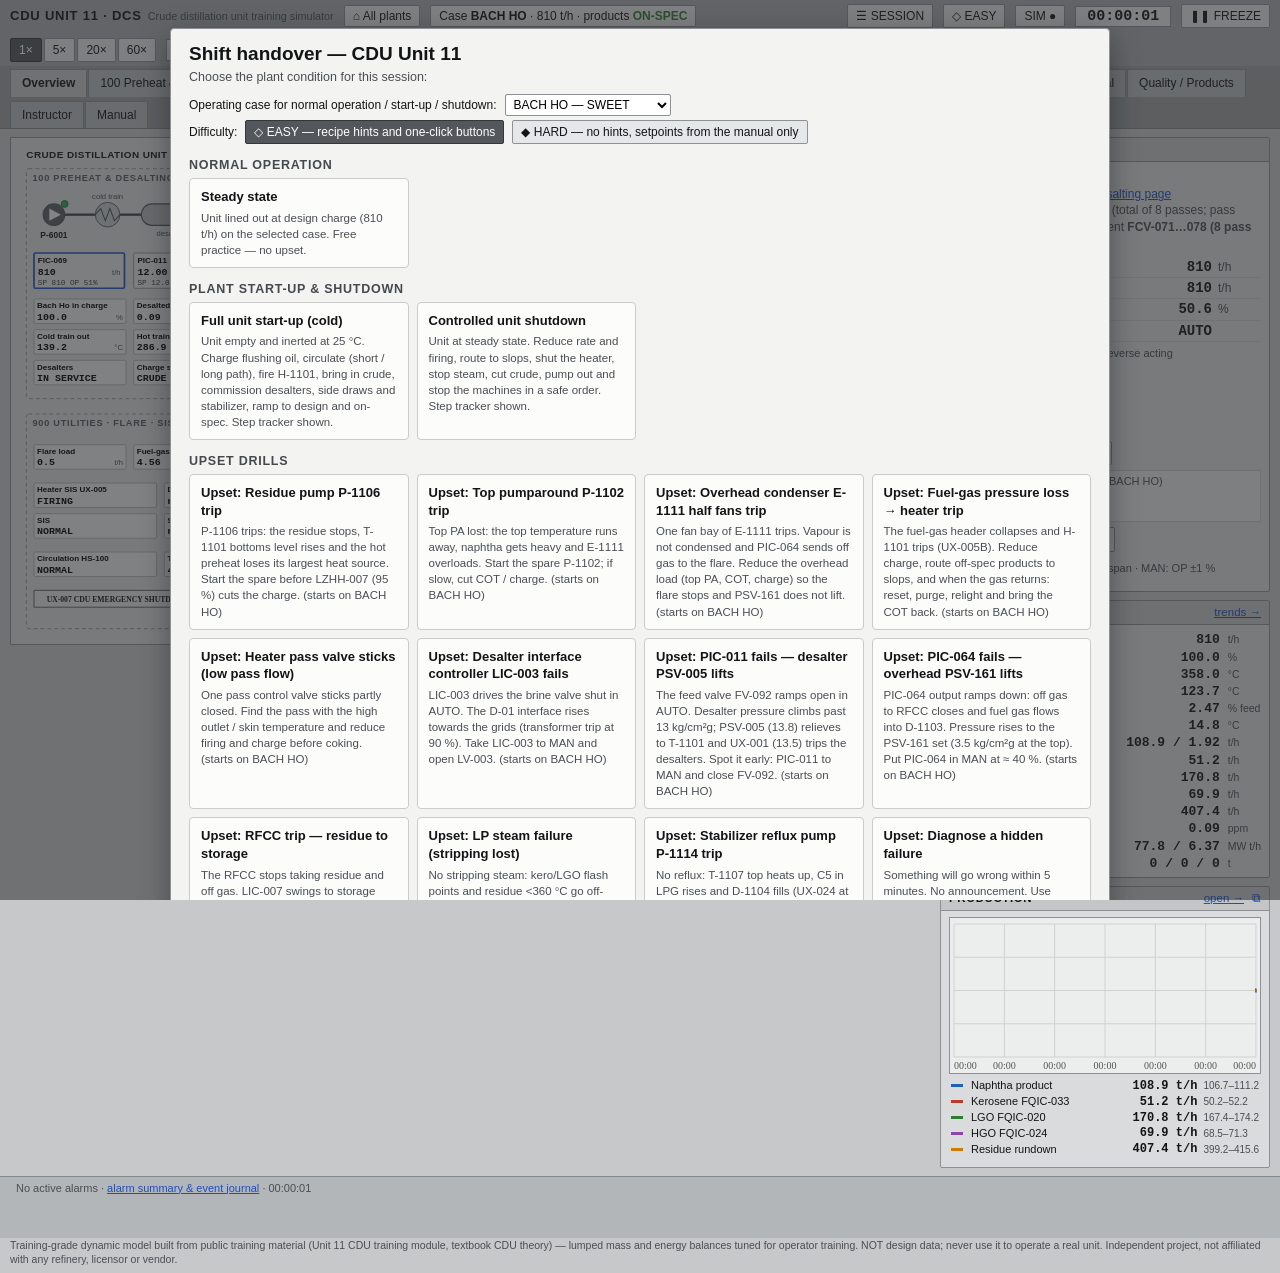
<file: index.html>
<!doctype html>
<html lang="en">
<head>
<meta charset="utf-8">
<meta name="viewport" content="width=device-width,initial-scale=1">
<title>CDU DCS — Overview</title>
<link rel="stylesheet" href="assets/dcs.css?v=20261119124241">
<link rel="manifest" href="manifest.webmanifest"><meta name="theme-color" content="#9b9ea1"><link rel="icon" href="icons/icon-192.png"><link rel="apple-touch-icon" href="icons/icon-192.png">
</head>
<body data-page="index">
<div id="hdr"></div>
<div id="main"><section id="view"></section><aside id="side"></aside></div>
<div id="banner"></div>
<script src="assets/model.js?v=20261119124241"></script>
<script src="assets/core.js?v=20261119124241"></script>
<script src="assets/ui.js?v=20261119124241"></script>
<script>
const fx = UI.fx;
const q = (pr) => (S) => S.p.F < 100 ? '—' : (S.p.ok && S.p.ok[pr] ? 'ON-SPEC' : 'OFF-SPEC') + (S.route[pr === 'LPG' ? 'NAP' : pr] === 'SLOPS' ? ' → slops' : '');
UI.page({
  defaultTag: 'FIC-069',
  side: ['kpi', 'trend:prod'],
  draw(d) {
    d.label(20, 26, 'CRUDE DISTILLATION UNIT 11 — OVERVIEW (6.5 MTPA · Bach Ho / Dubai)', 'lbl big');
    // ---- area boxes
    d.area(20, 40, 330, 300, '100 PREHEAT & DESALTING', 'preheat.html');
    d.area(370, 40, 200, 300, '200 CRUDE HEATER H-1101', 'heater.html');
    d.area(590, 40, 270, 600, '300 MAIN FRACTIONATOR T-1101', 'fract.html');
    d.area(880, 40, 300, 330, '400 OVERHEAD & STABILIZER', 'overhead.html');
    d.area(880, 390, 300, 250, '500 RUNDOWN & DRYERS', 'rundown.html');
    d.area(20, 360, 550, 280, '900 UTILITIES · FLARE · SIS', 'utilities.html');
    // ---- 100
    d.motor(56, 100, 'P6001', 'pump', 'P-6001');
    d.pipe([[70, 100], [110, 100]], 'crude', { noArrow: true });
    d.hx(126, 100, ''); d.label(126, 80, 'cold train', 'lbl s', 'middle');
    d.pipe([[142, 100], [170, 100]], 'crude', { noArrow: true });
    d.drum(170, 86, 80, 28, ''); d.label(210, 128, 'desalters', 'lbl s', 'middle');
    d.pipe([[250, 100], [280, 100]], 'crude', { noArrow: true });
    d.hx(296, 100, ''); d.label(296, 80, 'hot train', 'lbl s', 'middle');
    d.pipe([[312, 100], [400, 100]], 'crude');
    d.tag(30, 150, 'FIC-069'); d.tag(160, 150, 'PIC-011');
    d.ind(30, 210, 'Bach Ho in charge', S => S.p.xBH * 100, '%', 1, 120, 'HIC-002');
    d.ind(160, 210, 'Desalted salt', S => S.p.salt, 'ppm', 2, 120, 'AI-SALT');
    d.ind(30, 250, 'Cold train out', S => S.p.Tcold, '°C', 1, 120);
    d.ind(160, 250, 'Hot train out', S => S.p.Thot, '°C', 1, 120);
    d.ind(30, 290, 'Desalters', S => S.eq.DSAL ? (S.eq.XFMR ? 'IN SERVICE' : 'NO GRIDS') : 'BYPASSED', '', 0, 120, 'HS-001');
    d.ind(160, 290, 'Charge source', S => S.feedSrc === 'CRUDE' ? 'CRUDE' : 'FLUSH OIL', '', 0, 120, 'HS-003');
    // ---- 200
    d.rect(410, 80, 120, 120, 'firebox', 3);
    d.label(470, 214, 'H-1101', 'lbl', 'middle');
    const f = document.createElementNS('http://www.w3.org/2000/svg', 'path'); f.setAttribute('class', 'fire flame'); d.layer.fg.appendChild(f);
    UI.bind(f, S => { const h = S.eq.BURN ? 20 + 70 * Math.min(1.2, S.p.Qfired / 95) : 0; f.setAttribute('d', `M455,196 Q450,${196 - h / 2} 470,${196 - h} Q490,${196 - h / 2} 485,196 Z`); f.style.opacity = h ? 0.85 : 0; });
    d.pipe([[530, 100], [600, 100], [600, 480], [650, 480]], 'crude');
    d.tag(380, 222, 'TIC-066', 112);
    d.ind(380, 270, 'Absorbed duty', S => S.p.Qabs, 'MW', 1, 112);
    d.ind(380, 306, 'Flue O2', S => S.p.O2, '%', 2, 112, 'AIC-063');
    d.motor(540, 240, 'BURN', 'flame', '');
    // ---- 300 column
    d.column(650, 70, 50, 520, '', [[0.15, ''], [0.36, ''], [0.6, ''], [0.8, '']]);
    d.label(675, 610, 'T-1101', 'lbl', 'middle');
    d.level(654, 550, 42, 36, S => S.p.Lbot);
    d.pipe([[675, 70], [675, 56], [960, 56], [960, 90]], 'gas');
    const draw = (y, lbl, fn, pr, tag) => { d.pipe([[700, y], [760, y]], 'hc'); d.ind(762, y - 16, lbl, fn, 't/h', 1, 92, tag); d.ind(762, y + 18, '', q(pr), '', 0, 92, 'LAB'); };
    draw(160, 'Kerosene', S => S.p.Fkero, 'KERO', 'FQIC-033');
    draw(270, 'LGO', S => S.p.Flgo, 'LGO', 'FQIC-020');
    draw(390, 'HGO', S => S.p.Fhgo, 'HGO', 'FQIC-024');
    d.pipe([[675, 590], [675, 620], [760, 620]], 'res'); d.ind(762, 590, 'Residue', S => S.p.FresProd, 't/h', 1, 92, 'LIC-007'); d.ind(762, 624, '', q('RES'), '', 0, 92, 'LAB');
    d.ind(706, 80, 'Top T', S => S.p.Ttop, '°C', 1, 76, 'TIC-076');
    d.ind(706, 450, 'Overflash', S => S.p.OF, '%', 2, 76, 'FI-OF');
    d.ind(706, 500, 'Dew margin', S => S.p.dewM > 90 ? '—' : fx(S.p.dewM, 1), '°C', 1, 76, 'TIC-076');
    // ---- 400
    d.drum(900, 90, 120, 34, ''); d.label(960, 140, 'D-1103', 'lbl s', 'middle');
    d.pipe([[1020, 108], [1060, 108]], 'hc', { noArrow: true });
    d.column(1060, 70, 34, 200, '', []); d.label(1077, 284, 'T-1107', 'lbl s', 'middle');
    d.ind(900, 160, 'D-1103 pressure', S => S.p.P1103, 'kg/cm²g', 2, 140, 'PIC-064');
    d.ind(900, 200, 'Off gas to flare', S => S.p.og64F || 0, 't/h', 1, 140, 'PIC-064');
    d.ind(900, 240, 'Stabilizer bottom', S => S.p.Tst, '°C', 1, 140, 'TIC-060');
    d.ind(1100, 90, 'LPG', S => S.p.Flpg, 't/h', 2, 74, 'FQIC-037'); d.ind(1100, 124, '', q('LPG'), '', 0, 74, 'LAB');
    d.ind(1100, 180, 'Naphtha', S => S.p.Fnap + S.p.FnapSto, 't/h', 1, 74, 'LIC-042'); d.ind(1100, 214, '', q('NAP'), '', 0, 74, 'LAB');
    d.ind(900, 290, 'Water dew pt / top', S => fx(S.p.Tdew, 0) + ' / ' + fx(S.p.Ttop, 0), '°C', 0, 140, 'TIC-076');
    // ---- 500
    d.ind(900, 420, 'Dryer vacuum', S => S.p.Pdry, 'kg/cm²g', 3, 130, 'PIC-049');
    d.ind(1040, 420, 'LGO water', S => S.p.ppmW, 'ppm', 0, 130, 'LAB');
    d.ind(900, 460, 'Residue → RFCC', S => S.p.toRFCC, 't/h', 0, 130, 'FV-026');
    d.ind(1040, 460, 'Residue → storage', S => S.p.toSto, 't/h', 0, 130, 'TIC-111');
    d.ind(900, 500, 'Kero freeze (lab)', S => S.p.lab.FRZ, '°C', 1, 130, 'LAB');
    d.ind(1040, 500, 'LGO pour (lab)', S => S.p.lab.POUR, '°C', 1, 130, 'LAB');
    d.ind(900, 540, 'Kero flash (lab)', S => S.p.lab.KFL, '°C', 1, 130, 'LAB');
    d.ind(1040, 540, 'Residue <360 (lab)', S => S.p.lab.R360, 'vol%', 1, 130, 'LAB');
    d.ind(900, 590, 'Routes', S => Object.entries(S.route).filter(([k, v]) => v === 'SLOPS').map(([k]) => k).join(', ') || 'all to product', 'slops', 0, 270);
    // ---- 900 utilities / SIS
    d.ind(30, 400, 'Flare load', S => S.p.flare || 0.5, 't/h', 1, 120, 'FL-901');
    d.ind(160, 400, 'Fuel-gas header', S => S.p.fgH, 'kg/cm²g', 2, 120, 'PI-FG');
    d.ind(290, 400, 'LP steam', S => S.p.lpP, 'kg/cm²g', 2, 120, 'PI-LPS');
    d.ind(420, 400, 'Cooling water', S => S.p.cwS, '°C', 1, 120, 'TI-CW');
    d.ind(30, 450, 'Heater SIS UX-005', S => S.sis.htrTrip ? 'TRIPPED' : (S.eq.BURN ? 'FIRING' : 'OUT'), '', 0, 160, 'H-1101');
    d.ind(200, 450, 'Desalter UX-001', S => S.sis.cut.ux001 ? 'TRIPPED' : 'normal', '', 0, 160, 'UX-001');
    d.ind(370, 450, 'CDU ESD UX-007', S => S.sis.esd ? 'ACTIVE' : 'normal', '', 0, 160, 'UX-007');
    d.ind(30, 490, 'SIS', S => S.sis.bypass ? 'BYPASSED' : 'NORMAL', '', 0, 160, 'SIS');
    d.ind(200, 490, 'Stabilizer UX-024', S => S.sis.cut.reb ? 'REBOILER CUT' : 'normal', '', 0, 160, 'TIC-060');
    d.ind(370, 490, 'PSVs open', S => S.psv ? Object.keys(S.psv).filter(k => S.psv[k].open).join(', ') || 'none' : 'none', '', 0, 160, 'FL-901');
    d.ind(30, 540, 'Circulation HS-100', S => S.circ, '', 0, 160, 'HS-100');
    d.ind(200, 540, 'Tube skin max', S => S.p.skinMax, '°C', 0, 160, 'TI-SKIN');
    d.ind(370, 540, 'Overhead corrosion', S => S.p.corr, 'index', 2, 160, 'AI-CL');
    // UX-007 push button
    d.btn(30, 590, 220, (S) => S.sis.esd ? 'UX-007 ESD ACTIVE — click to RESET' : 'UX-007 CDU EMERGENCY SHUTDOWN', () => {
      const S = CDU.rt.S;
      if (S.sis.esd) { if (confirm('Reset the UX-007 emergency shutdown? Equipment does not restart by itself.')) CDU.cmd({ type: 'esd', on: false }); }
      else if (confirm('Initiate UX-007 CDU EMERGENCY SHUTDOWN? This stops the charge, trips the heater and cuts stripping steam.')) CDU.cmd({ type: 'esd', on: true });
    }, (S) => S.sis.esd);
  }
});
</script>
</body>
</html>
</file>
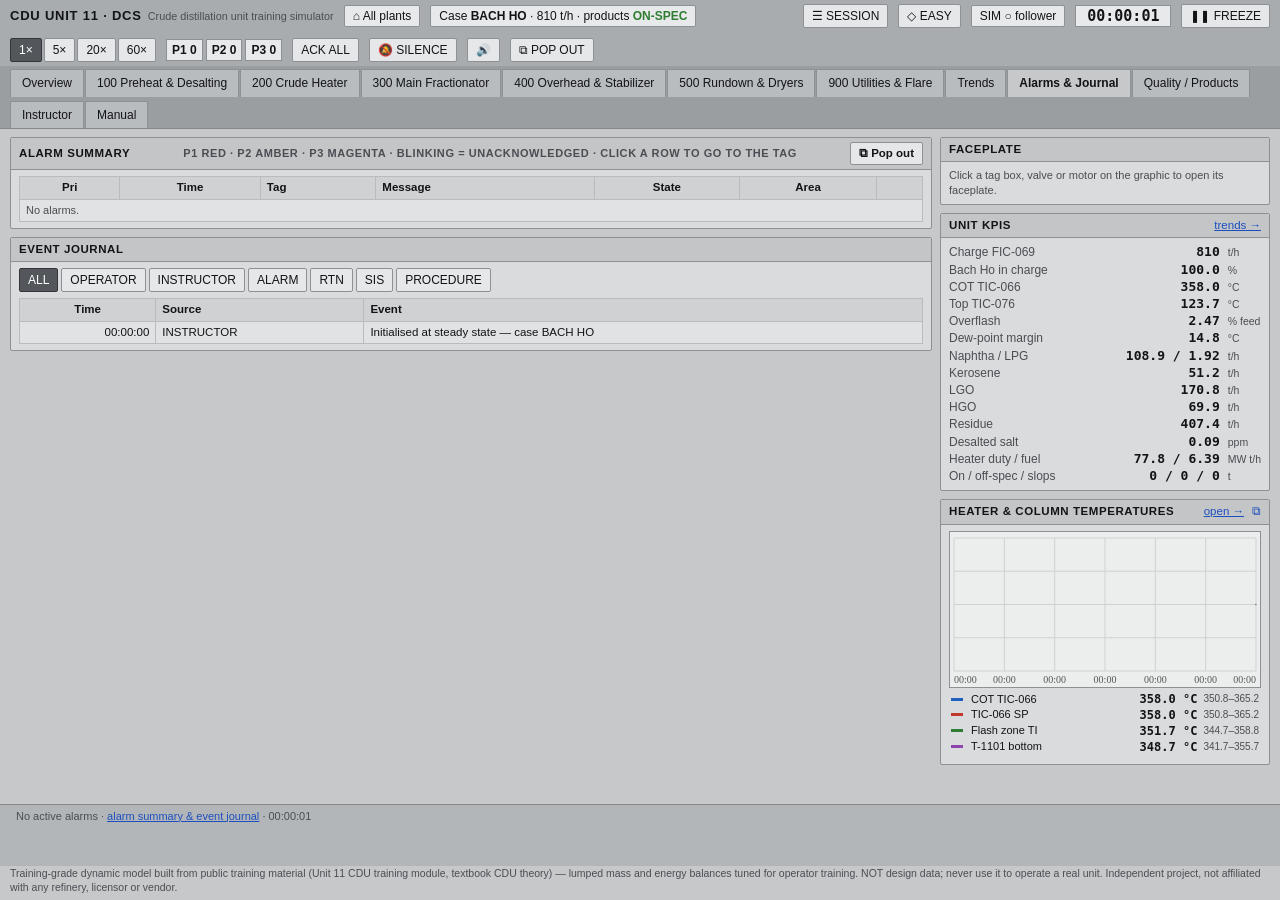
<file: alarms.html>
<!doctype html>
<html lang="en">
<head>
<meta charset="utf-8">
<meta name="viewport" content="width=device-width,initial-scale=1">
<title>CDU DCS — Alarms & Journal</title>
<link rel="stylesheet" href="assets/dcs.css?v=20261119124241">
<link rel="manifest" href="manifest.webmanifest"><meta name="theme-color" content="#9b9ea1"><link rel="icon" href="icons/icon-192.png"><link rel="apple-touch-icon" href="icons/icon-192.png">
</head>
<body data-page="alarms">
<div id="hdr"></div>
<div id="main"><section id="view"></section><aside id="side"></aside></div>
<div id="banner"></div>
<script src="assets/model.js?v=20261119124241"></script>
<script src="assets/core.js?v=20261119124241"></script>
<script src="assets/ui.js?v=20261119124241"></script>
<script>
const fx = UI.fx;
let jf = 'ALL';
UI.page({
  graphic: false, side: ['kpi', 'trend:temps'],
  body(view) {
    const c = UI.card('Alarm summary', ' <span class="hint">P1 red · P2 amber · P3 magenta · blinking = unacknowledged · click a row to go to the tag</span>');
    const tb = UI.h('table', { class: 't' }); c.querySelector('.bd').append(tb);
    if (!UI.isPop) c.querySelector('h3').append(UI.h('button', { title: 'Open the alarm list in its own window (second screen / split screen)', on: { click: () => UI.popout('alarms', '', 1000, 620) } }, '⧉ Pop out'));
    UI.bind(tb, (S) => {
      const list = S.alarms.slice().sort((a, b) => (a.prio - b.prio) || (b.t - a.t));
      tb.innerHTML = '<tr><th>Pri</th><th>Time</th><th class="l">Tag</th><th class="l">Message</th><th>State</th><th>Area</th><th></th></tr>' +
        (list.length ? list.map(a => `<tr class="alm-row clk p${a.prio}${a.acked ? '' : ' unack'}${a.active ? '' : ' rtn'}" data-tag="${a.tag}" data-id="${a.id}"><td>P${a.prio}</td><td>${CDU.fmtT(a.t)}</td><td class="l"><b>${a.tag}</b></td><td class="l" style="white-space:normal">${a.msg}</td><td>${a.active ? (a.acked ? 'ACK' : 'UNACK') : 'RTN-UNACK'}</td><td>${(UI.PAGES.find(p => p[0] === a.page) || ['', ''])[1]}</td><td><button data-ack="${a.id}">ACK</button></td></tr>`).join('')
          : '<tr><td colspan="7" class="l hint">No alarms.</td></tr>');
    });
    tb.addEventListener('click', (e) => { const b = e.target.closest('button[data-ack]'); if (b) { CDU.cmd({ type: 'ack', id: b.dataset.ack }); e.stopPropagation(); return; }
      const r = e.target.closest('tr[data-tag]'); if (r) UI.go(r.dataset.tag); });
    view.append(c);

    const j = UI.card('Event journal', '');
    const f = UI.h('div', { class: 'tabs' });
    ['ALL', 'OPERATOR', 'INSTRUCTOR', 'ALARM', 'RTN', 'SIS', 'PROCEDURE'].forEach(k => { const b = UI.h('button', { on: { click: () => jf = k } }, k); UI.bind(b, () => b.classList.toggle('on', jf === k)); f.append(b); });
    const jt = UI.h('table', { class: 't', style: 'margin-top:6px' });
    j.querySelector('.bd').append(f, jt);
    UI.bind(jt, (S) => {
      const list = S.journal.filter(x => jf === 'ALL' || x.src === jf).slice(0, 200);
      jt.innerHTML = '<tr><th>Time</th><th class="l">Source</th><th class="l">Event</th></tr>' + list.map(x => `<tr><td>${CDU.fmtT(x.t)}</td><td class="l">${x.src}</td><td class="l" style="white-space:normal">${x.msg}</td></tr>`).join('');
    });
    view.append(j);
  }
});
</script>
</body>
</html>
</file>
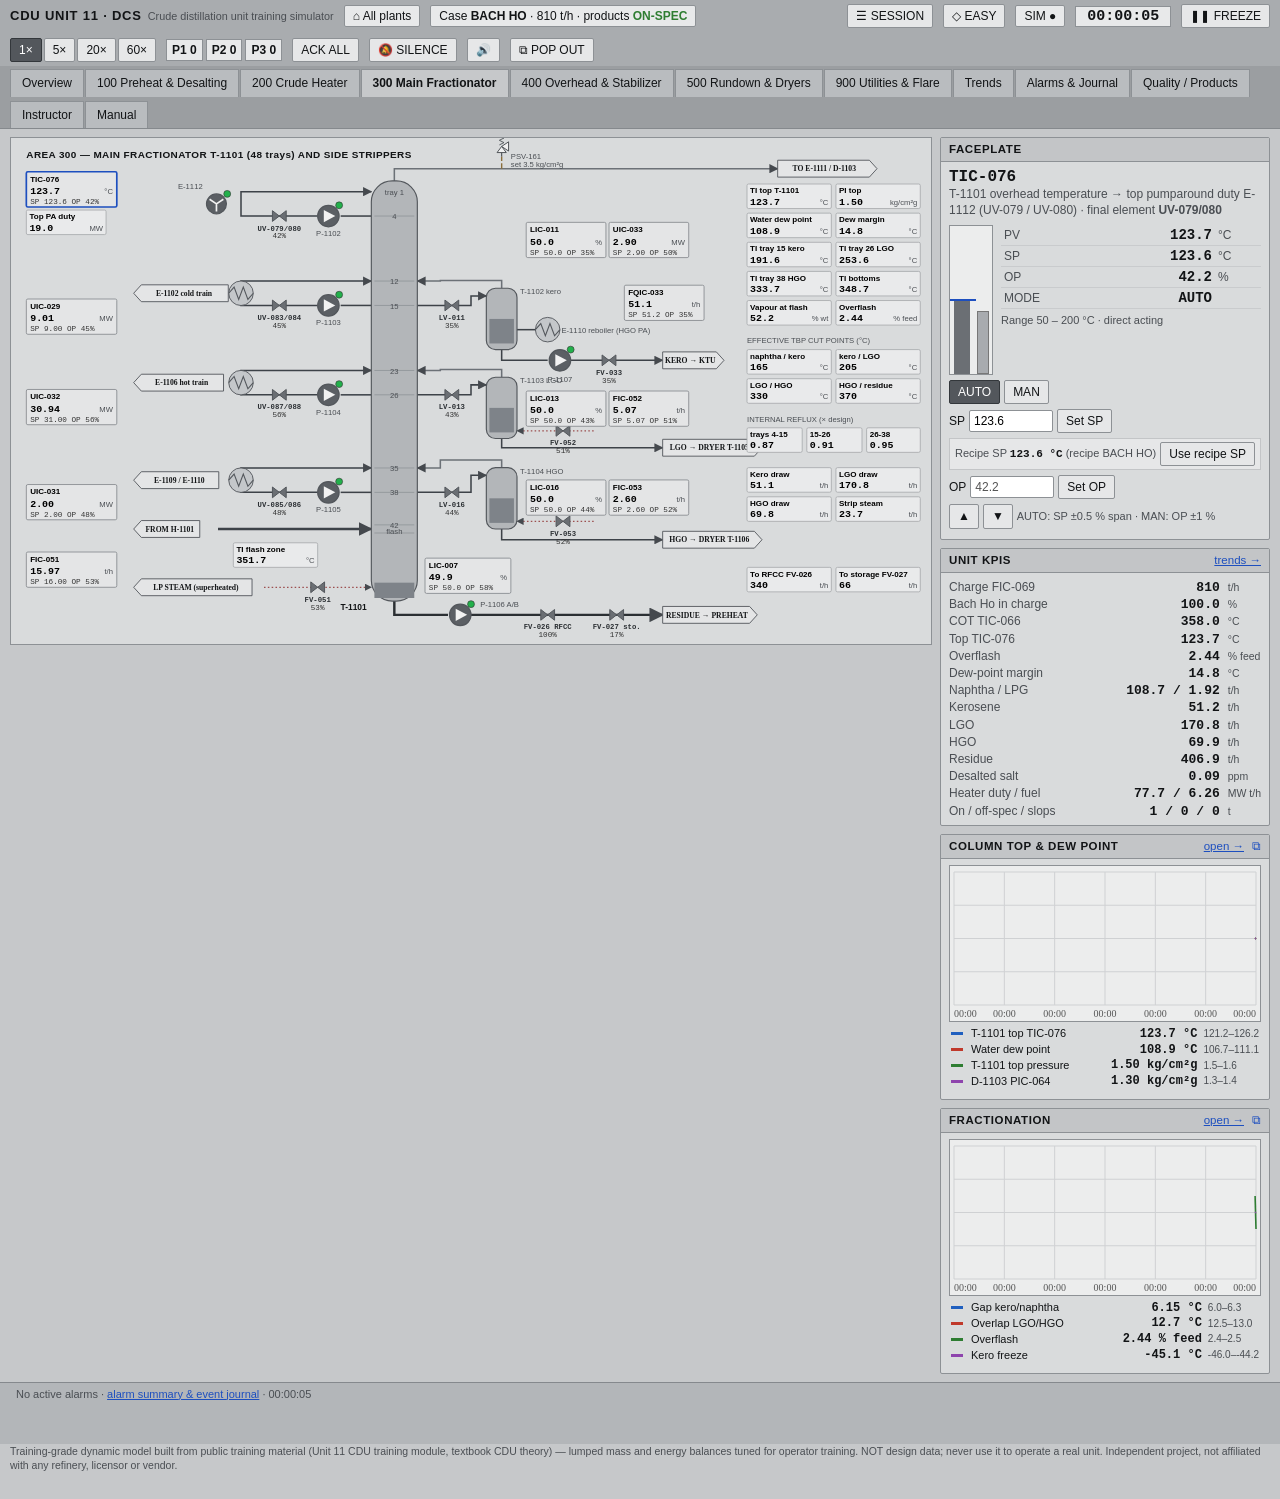
<file: fract.html>
<!doctype html>
<html lang="en">
<head>
<meta charset="utf-8">
<meta name="viewport" content="width=device-width,initial-scale=1">
<title>CDU DCS — 300 Main Fractionator T-1101</title>
<link rel="stylesheet" href="assets/dcs.css?v=20261119124241">
<link rel="manifest" href="manifest.webmanifest"><meta name="theme-color" content="#9b9ea1"><link rel="icon" href="icons/icon-192.png"><link rel="apple-touch-icon" href="icons/icon-192.png">
</head>
<body data-page="fract">
<div id="hdr"></div>
<div id="main"><section id="view"></section><aside id="side"></aside></div>
<div id="banner"></div>
<script src="assets/model.js?v=20261119124241"></script>
<script src="assets/core.js?v=20261119124241"></script>
<script src="assets/ui.js?v=20261119124241"></script>
<script>
const fx = UI.fx;
const ty = (n) => 70 + (n - 1) * 10.6;     // tray n elevation on the graphic
UI.page({
  defaultTag: 'TIC-076',
  side: ['kpi', 'trend:top', 'trend:cuts'],
  draw(d) {
    d.label(20, 26, 'AREA 300 — MAIN FRACTIONATOR T-1101 (48 trays) AND SIDE STRIPPERS', 'lbl big');
    // ---- column
    d.column(470, 56, 60, 548, '', [[(ty(4) - 56) / 548, ''], [(ty(12) - 56) / 548, ''], [(ty(15) - 56) / 548, ''], [(ty(23) - 56) / 548, ''], [(ty(26) - 56) / 548, ''], [(ty(35) - 56) / 548, ''], [(ty(38) - 56) / 548, ''], [(ty(42) - 56) / 548, ''], [(ty(43) - 56) / 548, '']]);
    d.level(474, 560, 52, 40, S => S.p.Lbot);
    d.label(464, 616, 'T-1101', 'lbl', 'end');
    [[1, 'tray 1'], [4, '4'], [12, '12'], [15, '15'], [23, '23'], [26, '26'], [35, '35'], [38, '38'], [42, '42']].forEach(([n, t]) => d.label(500, ty(n) + 4, t, 'lbl s', 'middle'));
    d.label(500, 517, 'flash', 'lbl s', 'middle');
    // ---- overhead vapour
    d.pipe([[500, 56], [500, 40], [1000, 40]], 'gas');
    d.link(1000, 40, 'TO E-1111 / D-1103', 'overhead.html#PIC-064');
    d.pipe([[640, 40], [640, 24]], 'flare', { noArrow: true }); d.psv(640, 12, 'PSV-161', 'r');
    // ---- pumparounds (left side): draw → pump → duty valve → cooler / preheat → return
    const pa = (draw, ret, pump, tag, vlabel, exch, link, href, y0) => {
      d.pipe([[470, ty(draw)], [430, ty(draw)]], 'hc', { noArrow: true });
      d.motor(414, ty(draw), pump, 'pump', '');
      d.pipe([[400, ty(draw)], [330, ty(draw)]], 'hc', { noArrow: true });
      d.valve(350, ty(draw), tag, false, vlabel);
      d.pipe([[330, ty(draw)], [300, ty(draw)], [300, ty(ret)], [470, ty(ret)]], 'hc');
      if (exch) d.hx(300, (ty(draw) + ty(ret)) / 2, '');
      if (link) d.link(160, (ty(draw) + ty(ret)) / 2, link, href, 'l');
    };
    pa(4, 1, 'P1102', 'TIC-076', 'UV-079/080', false);
    d.motor(268, (ty(4) + ty(1)) / 2, 'E1112', 'fan', ''); d.label(250, ty(1) - 4, 'E-1112', 'lbl s', 'end');
    d.label(414, ty(4) + 26, 'P-1102', 'lbl s', 'middle');
    d.tag(20, 44, 'TIC-076');
    d.ind(20, 94, 'Top PA duty', S => S.p.Qtpa, 'MW', 1, 104);
    pa(15, 12, 'P1103', 'UIC-029', 'UV-083/084', true, 'E-1102 cold train', 'preheat.html#TDIC-007');
    d.label(414, ty(15) + 26, 'P-1103', 'lbl s', 'middle');
    d.tag(20, 210, 'UIC-029');
    pa(26, 23, 'P1104', 'UIC-032', 'UV-087/088', true, 'E-1106 hot train', 'preheat.html#TDIC-015');
    d.label(414, ty(26) + 26, 'P-1104', 'lbl s', 'middle');
    d.tag(20, 328, 'UIC-032');
    pa(38, 35, 'P1105', 'UIC-031', 'UV-085/086', true, 'E-1109 / E-1110', 'preheat.html#TDIC-015');
    d.label(414, ty(38) + 26, 'P-1105', 'lbl s', 'middle');
    d.tag(20, 452, 'UIC-031');
    // ---- feed from heater and bottom stripping steam
    d.link(160, 510, 'FROM H-1101', 'heater.html#TIC-066', 'l');
    d.pipe([[270, 510], [470, 510]], 'crude');
    d.ind(290, 528, 'TI flash zone', S => S.p.Tfz, '°C', 1, 110);
    d.link(160, 586, 'LP STEAM (superheated)', 'heater.html#TI-SH', 'l');
    d.pipe([[330, 586], [470, 586]], 'steam');
    d.valve(400, 586, 'FIC-051');
    d.tag(20, 540, 'FIC-051');
    // ---- side strippers (right)
    const strip = (draw, ret, x, y, h, nm, ltag, lab) => {
      d.pipe([[530, ty(draw)], [600, ty(draw)], [600, y + 10], [x, y + 10]], 'hc');
      d.valve(575, ty(draw), ltag, false);
      d.pipe([[x + 20, y], [x + 20, y - 10], [560, y - 10], [560, ty(ret)], [530, ty(ret)]], 'gas');
      d.rect(x, y, 40, h, 'eq', 12); d.level(x + 4, y + 8, 32, h - 16, S => S.p[lab]);
      d.label(x + 44, y + 8, nm, 'lbl s');
    };
    strip(15, 12, 620, 196, 80, 'T-1102 kero', 'LIC-011', 'Lk');
    strip(26, 23, 620, 312, 80, 'T-1103 LGO', 'LIC-013', 'Ll');
    strip(38, 35, 620, 430, 80, 'T-1104 HGO', 'LIC-016', 'Lh');
    d.tag(672, 110, 'LIC-011', 104); d.tag(780, 110, 'UIC-033', 104);
    d.hx(700, 250, ''); d.label(718, 254, 'E-1110 reboiler (HGO PA)', 'lbl s');
    d.pipe([[686, 250], [660, 250]], 'hc', { noArrow: true });
    // kero product
    d.pipe([[640, 276], [640, 290], [700, 290]], 'hc', { noArrow: true });
    d.motor(716, 290, 'P1107', 'pump', '');
    d.label(716, 318, 'P-1107', 'lbl s', 'middle');
    d.pipe([[730, 290], [850, 290]], 'hc');
    d.valve(780, 290, 'FQIC-033');
    d.link(850, 290, 'KERO → KTU', 'rundown.html#FQIC-033');
    d.tag(800, 192, 'FQIC-033', 104);
    // LGO stripper steam + bottoms to dryer
    d.tag(672, 330, 'LIC-013', 104); d.tag(780, 330, 'FIC-052', 104);
    d.pipe([[760, 382], [660, 382]], 'steam'); d.valve(720, 382, 'FIC-052');
    d.pipe([[640, 392], [640, 404], [850, 404]], 'hc');
    d.link(850, 404, 'LGO → DRYER T-1105', 'rundown.html#LIC-019');
    // HGO stripper steam + bottoms to dryer
    d.tag(672, 446, 'LIC-016', 104); d.tag(780, 446, 'FIC-053', 104);
    d.pipe([[760, 500], [660, 500]], 'steam'); d.valve(720, 500, 'FIC-053');
    d.pipe([[640, 510], [640, 524], [850, 524]], 'hc');
    d.link(850, 524, 'HGO → DRYER T-1106', 'rundown.html#LIC-022');
    // ---- bottoms / residue
    d.pipe([[500, 604], [500, 622], [570, 622]], 'res', { noArrow: true });
    d.motor(586, 622, 'P1106', 'pump', '');
    d.label(612, 612, 'P-1106 A/B', 'lbl s');
    d.pipe([[600, 622], [850, 622]], 'res');
    d.valve(700, 622, 'LIC-007', false, 'FV-026 RFCC', S => Math.min(100, S.ctl['LIC-007'].op * 2));
    d.valve(790, 622, 'LIC-007', false, 'FV-027 sto.', S => Math.max(0, S.ctl['LIC-007'].op * 2 - 100));
    d.link(850, 622, 'RESIDUE → PREHEAT', 'preheat.html#TDIC-015');
    d.tag(540, 548, 'LIC-007', 112);
    // ---- column indicators (right)
    const col = 960;
    d.ind(col, 60, 'TI top T-1101', S => S.p.Ttop, '°C', 1, 110);
    d.ind(col + 116, 60, 'PI top', S => S.p.Ptop, 'kg/cm²g', 2, 110, 'PI-TOP');
    d.ind(col, 98, 'Water dew point', S => S.p.Tdew, '°C', 1, 110, 'TIC-076');
    d.ind(col + 116, 98, 'Dew margin', S => S.p.dewM > 90 ? '—' : fx(S.p.dewM, 1), '°C', 1, 110, 'TIC-076');
    d.ind(col, 136, 'TI tray 15 kero', S => S.p.Tk, '°C', 1, 110);
    d.ind(col + 116, 136, 'TI tray 26 LGO', S => S.p.Tl, '°C', 1, 110);
    d.ind(col, 174, 'TI tray 38 HGO', S => S.p.Th, '°C', 1, 110);
    d.ind(col + 116, 174, 'TI bottoms', S => S.p.Tbot, '°C', 1, 110);
    d.ind(col, 212, 'Vapour at flash', S => S.p.yv * 100, '% wt', 1, 110);
    d.ind(col + 116, 212, 'Overflash', S => S.p.OF, '% feed', 2, 110, 'FI-OF');
    d.label(col, 268, 'EFFECTIVE TBP CUT POINTS (°C)', 'lbl s');
    d.ind(col, 276, 'naphtha / kero', S => S.p.cutNK, '°C', 0, 110);
    d.ind(col + 116, 276, 'kero / LGO', S => S.p.cutKL, '°C', 0, 110);
    d.ind(col, 314, 'LGO / HGO', S => S.p.cutLH, '°C', 0, 110);
    d.ind(col + 116, 314, 'HGO / residue', S => S.p.cutHR, '°C', 0, 110);
    d.label(col, 370, 'INTERNAL REFLUX (× design)', 'lbl s');
    d.ind(col, 378, 'trays 4-15', S => S.p.r1, '', 2, 72); d.ind(col + 78, 378, '15-26', S => S.p.r2, '', 2, 72); d.ind(col + 156, 378, '26-38', S => S.p.r3, '', 2, 70);
    d.ind(col, 430, 'Kero draw', S => S.p.dK, 't/h', 1, 110); d.ind(col + 116, 430, 'LGO draw', S => S.p.dL, 't/h', 1, 110);
    d.ind(col, 468, 'HGO draw', S => S.p.dH, 't/h', 1, 110); d.ind(col + 116, 468, 'Strip steam', S => S.p.St1 + S.p.St2 + S.p.St3, 't/h', 1, 110);
    d.ind(col, 560, 'To RFCC FV-026', S => S.p.toRFCC, 't/h', 0, 110, 'FV-026'); d.ind(col + 116, 560, 'To storage FV-027', S => S.p.toSto, 't/h', 0, 110);
  }
});
</script>
</body>
</html>
</file>
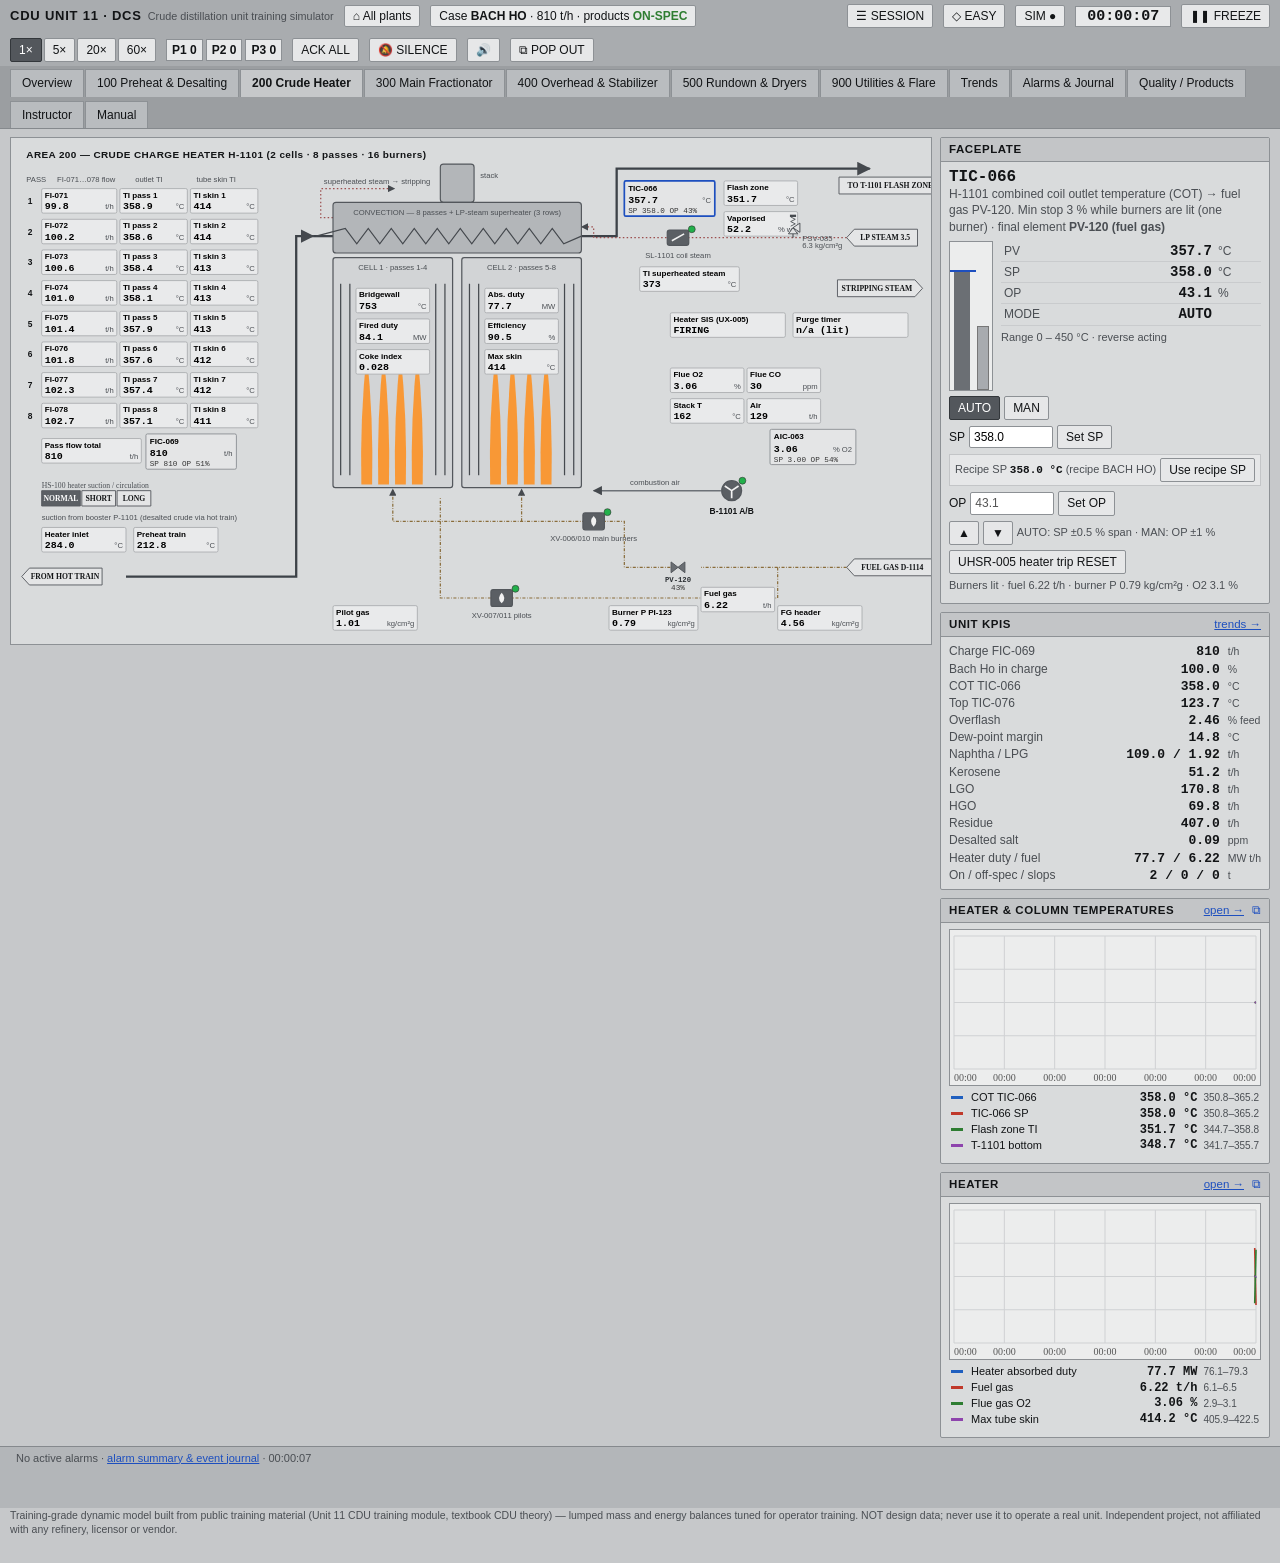
<file: heater.html>
<!doctype html>
<html lang="en">
<head>
<meta charset="utf-8">
<meta name="viewport" content="width=device-width,initial-scale=1">
<title>CDU DCS — 200 Crude Heater H-1101</title>
<link rel="stylesheet" href="assets/dcs.css?v=20261119124241">
<link rel="manifest" href="manifest.webmanifest"><meta name="theme-color" content="#9b9ea1"><link rel="icon" href="icons/icon-192.png"><link rel="apple-touch-icon" href="icons/icon-192.png">
</head>
<body data-page="heater">
<div id="hdr"></div>
<div id="main"><section id="view"></section><aside id="side"></aside></div>
<div id="banner"></div>
<script src="assets/model.js?v=20261119124241"></script>
<script src="assets/core.js?v=20261119124241"></script>
<script src="assets/ui.js?v=20261119124241"></script>
<script>
const fx = UI.fx, NS = 'http://www.w3.org/2000/svg';
UI.page({
  defaultTag: 'TIC-066',
  side: ['kpi', 'trend:temps', 'trend:heater'],
  draw(d) {
    d.label(20, 26, 'AREA 200 — CRUDE CHARGE HEATER H-1101 (2 cells · 8 passes · 16 burners)', 'lbl big');
    // ---- pass table (left)
    d.label(20, 58, 'PASS', 'lbl s'); d.label(60, 58, 'FI-071…078 flow', 'lbl s'); d.label(162, 58, 'outlet TI', 'lbl s'); d.label(242, 58, 'tube skin TI', 'lbl s');
    for (let i = 0; i < 8; i++) {
      const y = 66 + i * 40;
      d.label(22, y + 20, String(i + 1), 'lbl');
      d.ind(40, y, 'FI-07' + (i + 1), S => S.p.pass[i], 't/h', 1, 98, 'FI-PASS');
      d.ind(142, y, 'TI pass ' + (i + 1), S => S.p.passT[i], '°C', 1, 88);
      d.ind(234, y, 'TI skin ' + (i + 1), S => S.p.skin[i], '°C', 0, 88, 'TI-SKIN');
    }
    d.ind(40, 392, 'Pass flow total', S => S.p.F, 't/h', 0, 130);
    d.tag(176, 386, 'FIC-069');
    d.sel(40, 460, 'HS-100 heater suction / circulation', ['NORMAL', 'SHORT', 'LONG'], S => S.circ, v => CDU.cmd({ type: 'circ', v }));
    d.dyn(40, 498, S => S.circ === 'NORMAL' ? 'suction from booster P-1101 (desalted crude via hot train)' : S.circ === 'SHORT' ? 'T-1101 bottoms → P-1106 → H-1101 → T-1101' : 'T-1101 bottoms → preheat front end → H-1101 → T-1101', 'lbl s');
    d.ind(40, 508, 'Heater inlet', S => S.p.Tin, '°C', 1, 110);
    d.ind(160, 508, 'Preheat train', S => S.p.Ttrain, '°C', 1, 110);
    d.link(14, 572, 'FROM HOT TRAIN', 'preheat.html#FIC-069', 'l');
    d.pipe([[150, 572], [372, 572], [372, 128], [394, 128]], 'crude');
    // ---- stack and convection section
    d.rect(560, 34, 44, 50, 'eq', 4); d.label(612, 52, 'stack', 'lbl s');
    d.rect(420, 84, 324, 66, 'eq', 4); d.label(582, 100, 'CONVECTION — 8 passes + LP-steam superheater (3 rows)', 'lbl s', 'middle');
    const conv = document.createElementNS(NS, 'path'); conv.setAttribute('class', 'coil'); conv.setAttribute('d', 'M398,128 ' + Array.from({ length: 10 }, (_, i) => `L${436 + i * 30},118 L${451 + i * 30},138`).join(' ') + ' L744,128'); d.layer.eq.appendChild(conv);
    d.pipe([[394, 128], [420, 128]], 'crude', { noArrow: true });
    // ---- two radiant cells
    for (const [x, cell] of [[420, 'CELL 1 · passes 1-4'], [588, 'CELL 2 · passes 5-8']]) {
      d.rect(x, 156, 156, 300, 'firebox', 3); d.label(x + 78, 172, cell, 'lbl s', 'middle');
      const coil = document.createElementNS(NS, 'path'); coil.setAttribute('class', 'coil');
      coil.setAttribute('d', `M${x + 10},190 L${x + 10},440 M${x + 22},190 L${x + 22},440 M${x + 134},190 L${x + 134},440 M${x + 146},190 L${x + 146},440`); d.layer.eq.appendChild(coil);
      const fl = document.createElementNS(NS, 'g'); d.layer.fg.appendChild(fl);
      for (let b = 0; b < 4; b++) {
        const f = document.createElementNS(NS, 'path'); f.setAttribute('class', 'fire flame'); fl.appendChild(f);
        const cx = x + 44 + b * 22;
        UI.bind(f, (S) => { const on = S.eq.BURN, h = on ? 30 + 160 * Math.min(1.2, S.p.Qfired / 95) : (S.eq.PILOT ? 10 : 0); f.setAttribute('d', `M${cx - 7},452 Q${cx - 9},${452 - h * 0.5} ${cx},${452 - h} Q${cx + 9},${452 - h * 0.5} ${cx + 7},452 Z`); f.style.fill = on && S.p.O2 < 1.5 ? '#c04000' : ''; f.style.opacity = h > 0 ? 0.85 : 0; });
      }
    }
    d.ind(450, 196, 'Bridgewall', S => S.p.Tbw, '°C', 0, 96);
    d.ind(618, 196, 'Abs. duty', S => S.p.Qabs, 'MW', 1, 96);
    d.ind(450, 236, 'Fired duty', S => S.p.Qfired, 'MW', 1, 96);
    d.ind(618, 236, 'Efficiency', S => S.p.eta * 100, '%', 1, 96);
    d.ind(450, 276, 'Coke index', S => S.p.coke || 0, '', 3, 96);
    d.ind(618, 276, 'Max skin', S => S.p.skinMax, '°C', 0, 96, 'TI-SKIN');
    // ---- outlet header → T-1101
    d.pipe([[744, 128], [790, 128], [790, 40], [1120, 40]], 'crude');
    d.link(1080, 62, 'TO T-1101 FLASH ZONE', 'fract.html#TIC-076');
    d.tag(800, 56, 'TIC-066');
    d.ind(930, 56, 'Flash zone', S => S.p.Tfz, '°C', 1, 96);
    d.ind(930, 96, 'Vaporised', S => S.p.yv * 100, '% wt', 1, 96);
    // ---- superheater: LP steam → stripping steam
    d.link(1090, 130, 'LP STEAM 3.5', 'utilities.html#PI-LPS', 'l');
    d.pipe([[1090, 130], [760, 130], [760, 116], [744, 116]], 'steam');
    d.motor(870, 130, 'SHSTM', 'sw', ''); d.label(870, 156, 'SL-1101 coil steam', 'lbl s', 'middle');
    d.pipe([[420, 104], [404, 104], [404, 66], [500, 66]], 'steam');
    d.label(408, 60, 'superheated steam → stripping', 'lbl s');
    d.psv(1020, 118, 'PSV-085', 'r');
    d.ind(820, 168, 'TI superheated steam', S => S.p.Tsh, '°C', 0, 130, 'TI-SH');
    d.link(1078, 196, 'STRIPPING STEAM', 'fract.html#FIC-051');
    // ---- fuel gas, pilots, burners
    d.link(1090, 560, 'FUEL GAS D-1114', 'utilities.html#PI-FG', 'l');
    d.pipe([[1090, 560], [900, 560]], 'fg', { noArrow: true });
    d.valve(870, 560, 'TIC-066', false, 'PV-120');
    d.pipe([[860, 560], [800, 560], [800, 500], [498, 500], [498, 458]], 'fg');
    d.pipe([[666, 500], [666, 458]], 'fg');
    d.motor(760, 500, 'BURN', 'flame', ''); d.label(760, 526, 'XV-006/010 main burners', 'lbl s', 'middle');
    d.pipe([[1000, 560], [1000, 600], [560, 600], [560, 470]], 'fg', { noArrow: true });
    d.motor(640, 600, 'PILOT', 'flame', ''); d.label(640, 626, 'XV-007/011 pilots', 'lbl s', 'middle');
    d.ind(900, 586, 'Fuel gas', S => S.p.FG, 't/h', 2, 96);
    d.ind(1000, 610, 'FG header', S => S.p.fgH, 'kg/cm²g', 2, 110, 'PI-FG');
    d.ind(780, 610, 'Burner P PI-123', S => S.p.Pburn, 'kg/cm²g', 2, 116, 'PI-123');
    d.ind(420, 610, 'Pilot gas', S => S.p.pilotP, 'kg/cm²g', 2, 110);
    // ---- FD fan and O2
    d.motor(940, 460, 'B1101', 'fan', 'B-1101 A/B');
    d.pipe([[926, 460], [760, 460]], 'gas');
    d.label(840, 452, 'combustion air', 'lbl s', 'middle');
    d.tag(990, 380, 'AIC-063', 112);
    d.ind(860, 300, 'Flue O2', S => S.p.O2, '%', 2, 96, 'AIC-063');
    d.ind(960, 300, 'Flue CO', S => S.p.CO, 'ppm', 0, 96);
    d.ind(860, 340, 'Stack T', S => S.p.Tstack, '°C', 0, 96);
    d.ind(960, 340, 'Air', S => S.p.air, 't/h', 0, 96);
    // ---- SIS status
    d.ind(860, 228, 'Heater SIS (UX-005)', S => S.sis.htrTrip ? 'TRIPPED — reset' : (S.eq.BURN ? 'FIRING' : S.eq.PILOT ? 'PILOTS ONLY' : 'OUT'), '', 0, 150, 'H-1101');
    d.ind(1020, 228, 'Purge timer', S => S.eq.BURN || S.eq.PILOT ? 'n/a (lit)' : fx(S.sis.purge || 0, 0) + ' / 300 s', '', 0, 150, 'H-1101');
  }
});
</script>
</body>
</html>
</file>
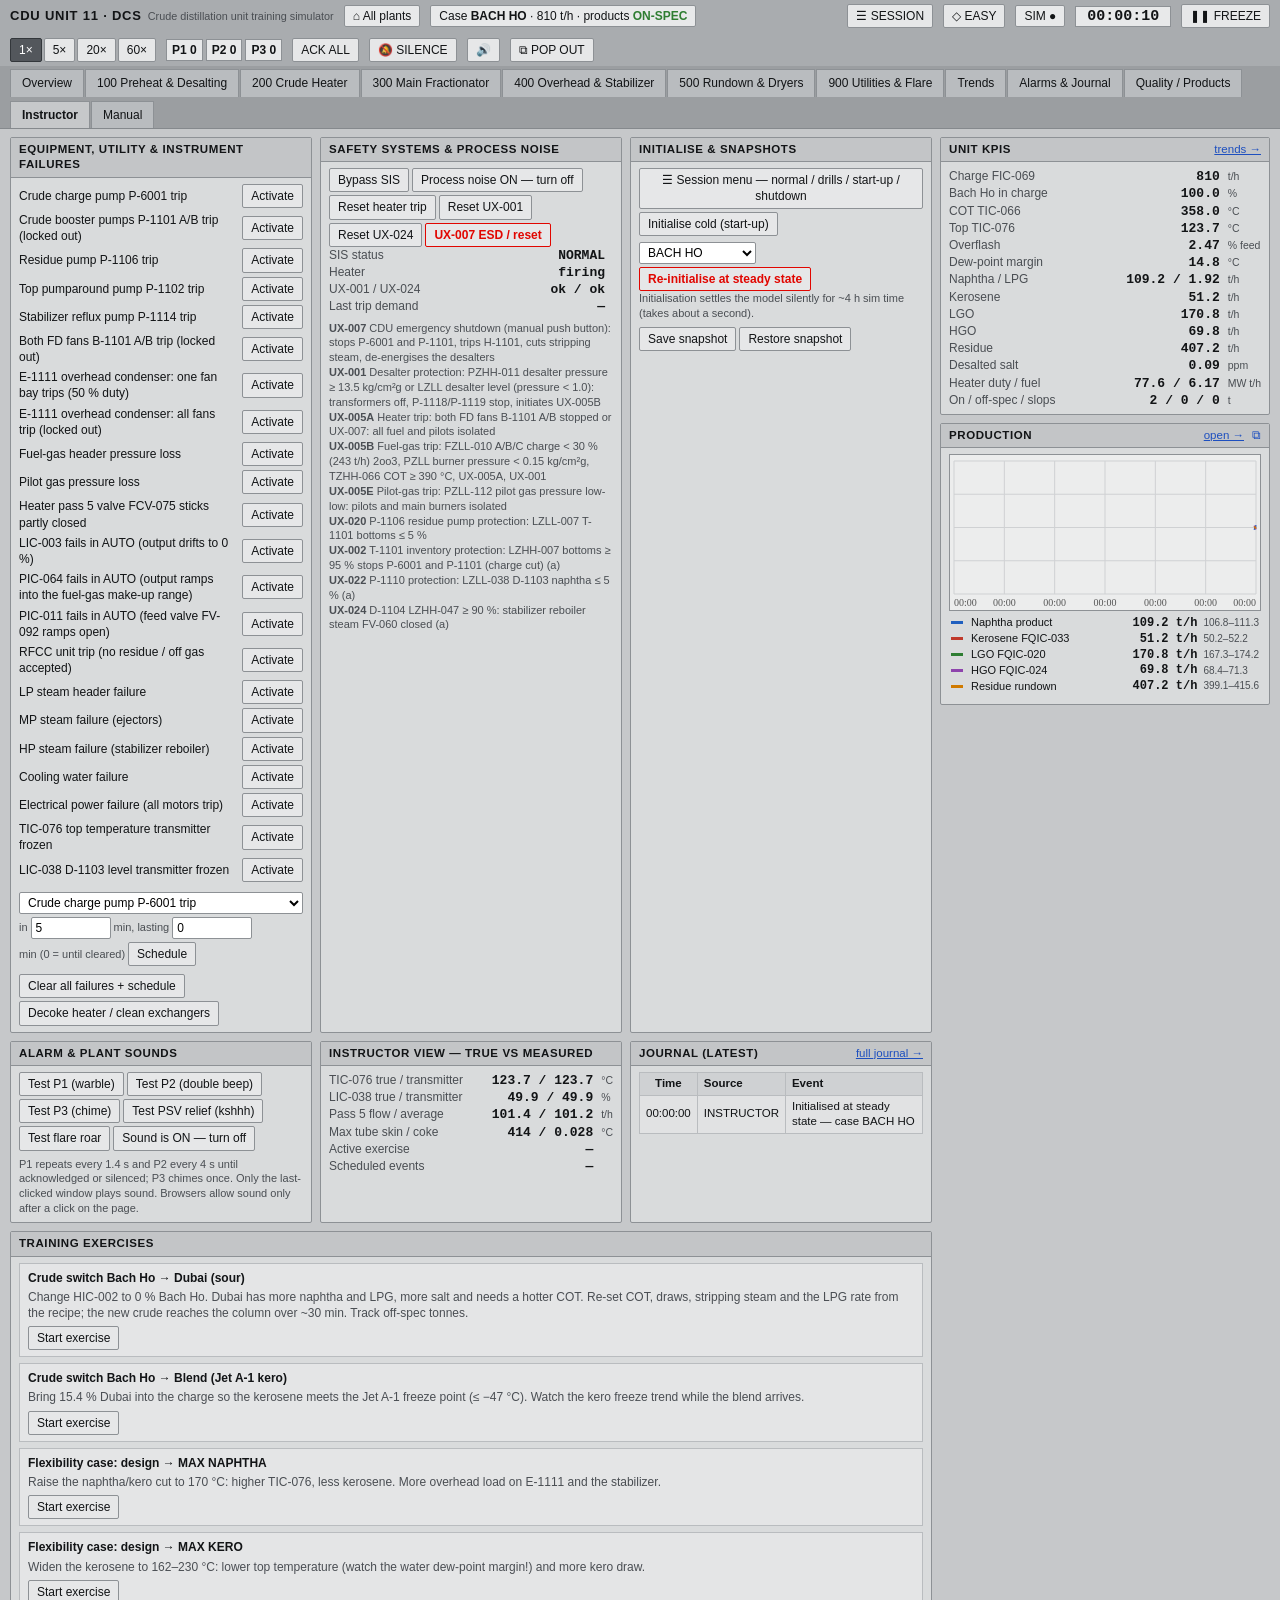
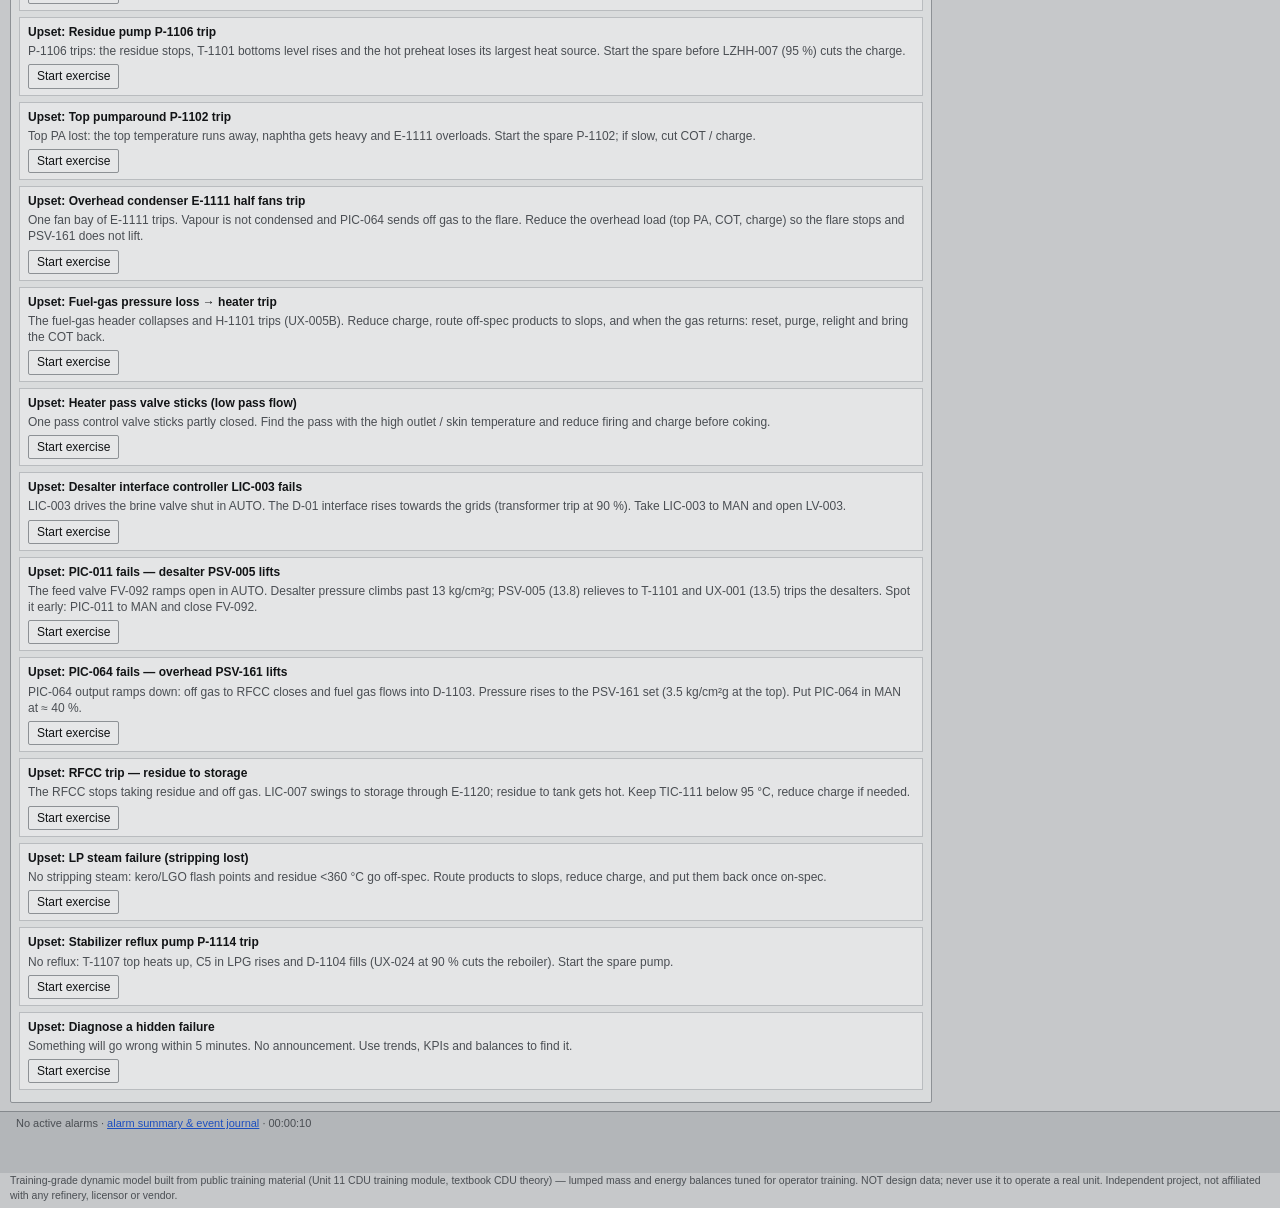
<file: instructor.html>
<!doctype html>
<html lang="en">
<head>
<meta charset="utf-8">
<meta name="viewport" content="width=device-width,initial-scale=1">
<title>CDU DCS — Instructor</title>
<link rel="stylesheet" href="assets/dcs.css?v=20261119124241">
<link rel="manifest" href="manifest.webmanifest"><meta name="theme-color" content="#9b9ea1"><link rel="icon" href="icons/icon-192.png"><link rel="apple-touch-icon" href="icons/icon-192.png">
</head>
<body data-page="instructor">
<div id="hdr"></div>
<div id="main"><section id="view"></section><aside id="side"></aside></div>
<div id="banner"></div>
<script src="assets/model.js?v=20261119124241"></script>
<script src="assets/core.js?v=20261119124241"></script>
<script src="assets/ui.js?v=20261119124241"></script>
<script>
const fx = UI.fx, h = UI.h;
UI.page({
  graphic: false, faceplate: false, side: ['kpi', 'trend:prod'],
  body(view) {
    const grid = h('div', { class: 'panels' }); view.append(grid);
    // ---- failures: now or scheduled
    const fc = UI.card('Equipment, utility & instrument failures');
    const fg = h('div', { class: 'fail-grid' });
    for (const k in CDU.FAILS) {
      const b = h('button', { on: { click: () => CDU.cmd({ type: 'fail', name: k, on: !CDU.rt.S.fail[k], src: 'INSTRUCTOR' }) } });
      UI.bind(b, (S) => { b.textContent = S.fail[k] ? 'ACTIVE — clear' : 'Activate'; b.classList.toggle('warn', S.fail[k]); });
      fg.append(h('span', {}, CDU.FAILS[k]), b);
    }
    const sch = h('div', { class: 'tabs', style: 'margin-top:10px;align-items:center' });
    const fs = h('select', { style: 'max-width:100%' }); for (const k in CDU.FAILS) fs.append(h('option', { value: k }, CDU.FAILS[k]));
    const dl = h('input', { type: 'number', value: 5, min: 0, step: 1, title: 'delay, sim minutes' }), du = h('input', { type: 'number', value: 0, min: 0, step: 1, title: 'duration, sim minutes (0 = until cleared)' });
    sch.append(fs, h('span', { class: 'hint' }, 'in'), dl, h('span', { class: 'hint' }, 'min, lasting'), du, h('span', { class: 'hint' }, 'min (0 = until cleared)'),
      h('button', { on: { click: () => CDU.cmd({ type: 'schedFail', name: fs.value, delay: +dl.value * 60, dur: +du.value * 60, src: 'INSTRUCTOR' }) } }, 'Schedule'));
    const ft = h('div', { class: 'tabs', style: 'margin-top:8px' });
    ft.append(h('button', { on: { click: () => CDU.cmd({ type: 'clearFails', src: 'INSTRUCTOR' }) } }, 'Clear all failures + schedule'),
      h('button', { on: { click: () => CDU.cmd({ type: 'resetFoul', src: 'INSTRUCTOR' }) } }, 'Decoke heater / clean exchangers'));
    fc.querySelector('.bd').append(fg, sch, ft);
    grid.append(fc);

    // ---- SIS + noise
    const pc = UI.card('Safety systems & process noise');
    const pb = pc.querySelector('.bd');
    const sb = h('button', { on: { click: () => CDU.cmd({ type: 'sisBypass', on: !CDU.rt.S.sis.bypass, src: 'INSTRUCTOR' }) } });
    UI.bind(sb, (S) => { sb.textContent = S.sis.bypass ? 'SIS BYPASSED — restore' : 'Bypass SIS'; sb.classList.toggle('warn', S.sis.bypass); });
    const nb = h('button', { title: 'Small random drifts (crude assay, ambient, fuel gas) and transmitter noise, like a real plant', on: { click: () => CDU.cmd({ type: 'noise', on: CDU.rt.S.noiseOn === false, src: 'INSTRUCTOR' }) } });
    UI.bind(nb, (S) => { nb.textContent = S.noiseOn === false ? 'Process noise OFF — turn on' : 'Process noise ON — turn off'; nb.classList.toggle('warn', S.noiseOn === false); });
    const t = h('div', { class: 'tabs' });
    t.append(sb, nb,
      h('button', { on: { click: () => CDU.cmd({ type: 'sisReset', k: 'htr', src: 'INSTRUCTOR' }) } }, 'Reset heater trip'),
      h('button', { on: { click: () => CDU.cmd({ type: 'sisReset', k: 'ux001', src: 'INSTRUCTOR' }) } }, 'Reset UX-001'),
      h('button', { on: { click: () => CDU.cmd({ type: 'sisReset', k: 'reb', src: 'INSTRUCTOR' }) } }, 'Reset UX-024'),
      h('button', { class: 'warn', on: { click: () => { const S = CDU.rt.S; if (confirm(S.sis.esd ? 'Reset UX-007?' : 'Initiate UX-007 CDU emergency shutdown?')) CDU.cmd({ type: 'esd', on: !S.sis.esd, src: 'INSTRUCTOR' }); } } }, 'UX-007 ESD / reset'));
    pb.append(t);
    pb.append(UI.kv([['SIS status', S => S.sis.bypass ? 'BYPASSED' : 'NORMAL', '', 0, S => S.sis.bypass], ['Heater', S => S.sis.htrTrip ? 'TRIPPED' : S.eq.BURN ? 'firing' : 'out', '', 0, S => S.sis.htrTrip],
      ['UX-001 / UX-024', S => (S.sis.cut.ux001 ? 'TRIP' : 'ok') + ' / ' + (S.sis.cut.reb ? 'TRIP' : 'ok'), '', 0, S => S.sis.cut.ux001 || S.sis.cut.reb], ['Last trip demand', S => S.sis.lastTrip || '—', '', 0]]));
    const sl = h('div', { class: 'hint', style: 'margin-top:6px' }); sl.innerHTML = Object.entries(CDU.SIS_DESC).map(([k, v]) => '<b>' + k + '</b> ' + v).join('<br>'); pb.append(sl);
    grid.append(pc);

    // ---- init / snapshot
    const ic = UI.card('Initialise & snapshots');
    const ib = ic.querySelector('.bd');
    const sel = h('select'); for (const g in CDU.GRADES) sel.append(h('option', { value: g }, g));
    const r0 = h('div', { class: 'tabs', style: 'margin-bottom:6px' });
    r0.append(h('button', { on: { click: () => UI.sessionMenu(true) } }, '☰ Session menu — normal / drills / start-up / shutdown'),
      h('button', { on: { click: () => { if (confirm('Initialise the unit COLD (empty, all equipment stopped) for a start-up on ' + sel.value + '?')) CDU.cmd({ type: 'session', mode: 'startup', grade: sel.value }); } } }, 'Initialise cold (start-up)'));
    const r1 = h('div', { class: 'tabs' }); r1.append(sel, h('button', { class: 'warn', on: { click: () => { if (confirm('Re-initialise at steady state on ' + sel.value + '? Current state is lost.')) CDU.cmd({ type: 'reinit', grade: sel.value }); } } }, 'Re-initialise at steady state'));
    const r2 = h('div', { class: 'tabs', style: 'margin-top:6px' });
    r2.append(h('button', { on: { click: () => CDU.cmd({ type: 'snapSave' }) } }, 'Save snapshot'), h('button', { on: { click: () => { if (confirm('Restore saved snapshot?')) CDU.cmd({ type: 'snapRestore' }); } } }, 'Restore snapshot'));
    ib.append(r0, r1, h('div', { class: 'hint' }, 'Initialisation settles the model silently for ~4 h sim time (takes about a second).'), r2);
    grid.append(ic);

    // ---- sounds
    const ac = UI.card('Alarm & plant sounds');
    const ar = h('div', { class: 'tabs' });
    [[1, 'Test P1 (warble)'], [2, 'Test P2 (double beep)'], [3, 'Test P3 (chime)']].forEach(([p, l]) => ar.append(h('button', { on: { click: () => UI.audio.test(p) } }, l)));
    const tg = h('button', { on: { click: () => UI.audio.toggle() } }); UI.bind(tg, () => { tg.textContent = UI.audio.on ? 'Sound is ON — turn off' : 'Sound is OFF — turn on'; tg.classList.toggle('warn', !UI.audio.on); });
    ar.append(h('button', { on: { click: () => UI.audio.testHiss() } }, 'Test PSV relief (kshhh)'), h('button', { on: { click: () => UI.audio.testRoar() } }, 'Test flare roar'), tg);
    ac.querySelector('.bd').append(ar, h('div', { class: 'hint', style: 'margin-top:6px' }, 'P1 repeats every 1.4 s and P2 every 4 s until acknowledged or silenced; P3 chimes once. Only the last-clicked window plays sound. Browsers allow sound only after a click on the page.'));
    grid.append(ac);

    // ---- instructor truth
    const tc = UI.card('Instructor view — true vs measured');
    tc.querySelector('.bd').append(UI.kv([
      ['TIC-076 true / transmitter', S => fx(S.p.Ttop, 1) + ' / ' + fx(S.ctl['TIC-076'].pv, 1), '°C', 1, S => Math.abs(S.p.Ttop - S.ctl['TIC-076'].pv) > 1.5],
      ['LIC-038 true / transmitter', S => fx(S.p.L1103, 1) + ' / ' + fx(S.ctl['LIC-038'].pv, 1), '%', 1, S => Math.abs(S.p.L1103 - S.ctl['LIC-038'].pv) > 3],
      ['Pass 5 flow / average', S => fx(S.p.pass[4], 1) + ' / ' + fx(S.p.F / 8, 1), 't/h', 1, S => S.p.pass[4] < 0.9 * S.p.F / 8],
      ['Max tube skin / coke', S => fx(S.p.skinMax, 0) + ' / ' + fx(S.p.coke || 0, 3), '°C', 0, S => S.p.skinMax > 500],
      ['Active exercise', S => S.exercise ? S.exercise.title : '—', '', 0],
      ['Scheduled events', S => S.sched.filter(x => !x.done).map(x => (x.on === false ? 'clear ' : '') + CDU.FAILS[x.fail] + ' @ ' + CDU.fmtT(x.t)).join(', ') || '—', '', 0]
    ]));
    grid.append(tc);

    // ---- journal
    const jc = UI.card('Journal (latest)', ' <a href="alarms.html">full journal →</a>');
    const jt = h('table', { class: 't' }); jc.querySelector('.bd').append(jt);
    UI.bind(jt, (S) => { jt.innerHTML = '<tr><th>Time</th><th class="l">Source</th><th class="l">Event</th></tr>' + S.journal.slice(0, 14).map(x => `<tr><td>${CDU.fmtT(x.t)}</td><td class="l">${x.src}</td><td class="l" style="white-space:normal">${x.msg}</td></tr>`).join(''); });
    grid.append(jc);

    // ---- exercises
    const ec = UI.card('Training exercises');
    const eb = ec.querySelector('.bd');
    for (const ex of CDU.EXERCISES) {
      const d = h('div', { class: 'ex' });
      d.append(h('b', {}, (ex.fail || ex.hidden ? 'Upset: ' : '') + ex.title), h('p', {}, ex.brief), h('button', { on: { click: () => { if (confirm('Start exercise "' + ex.title + '"? The unit is re-initialised.')) CDU.cmd({ type: 'exercise', id: ex.id }); } } }, 'Start exercise'));
      eb.append(d);
    }
    view.append(ec);
  }
});
</script>
</body>
</html>
</file>
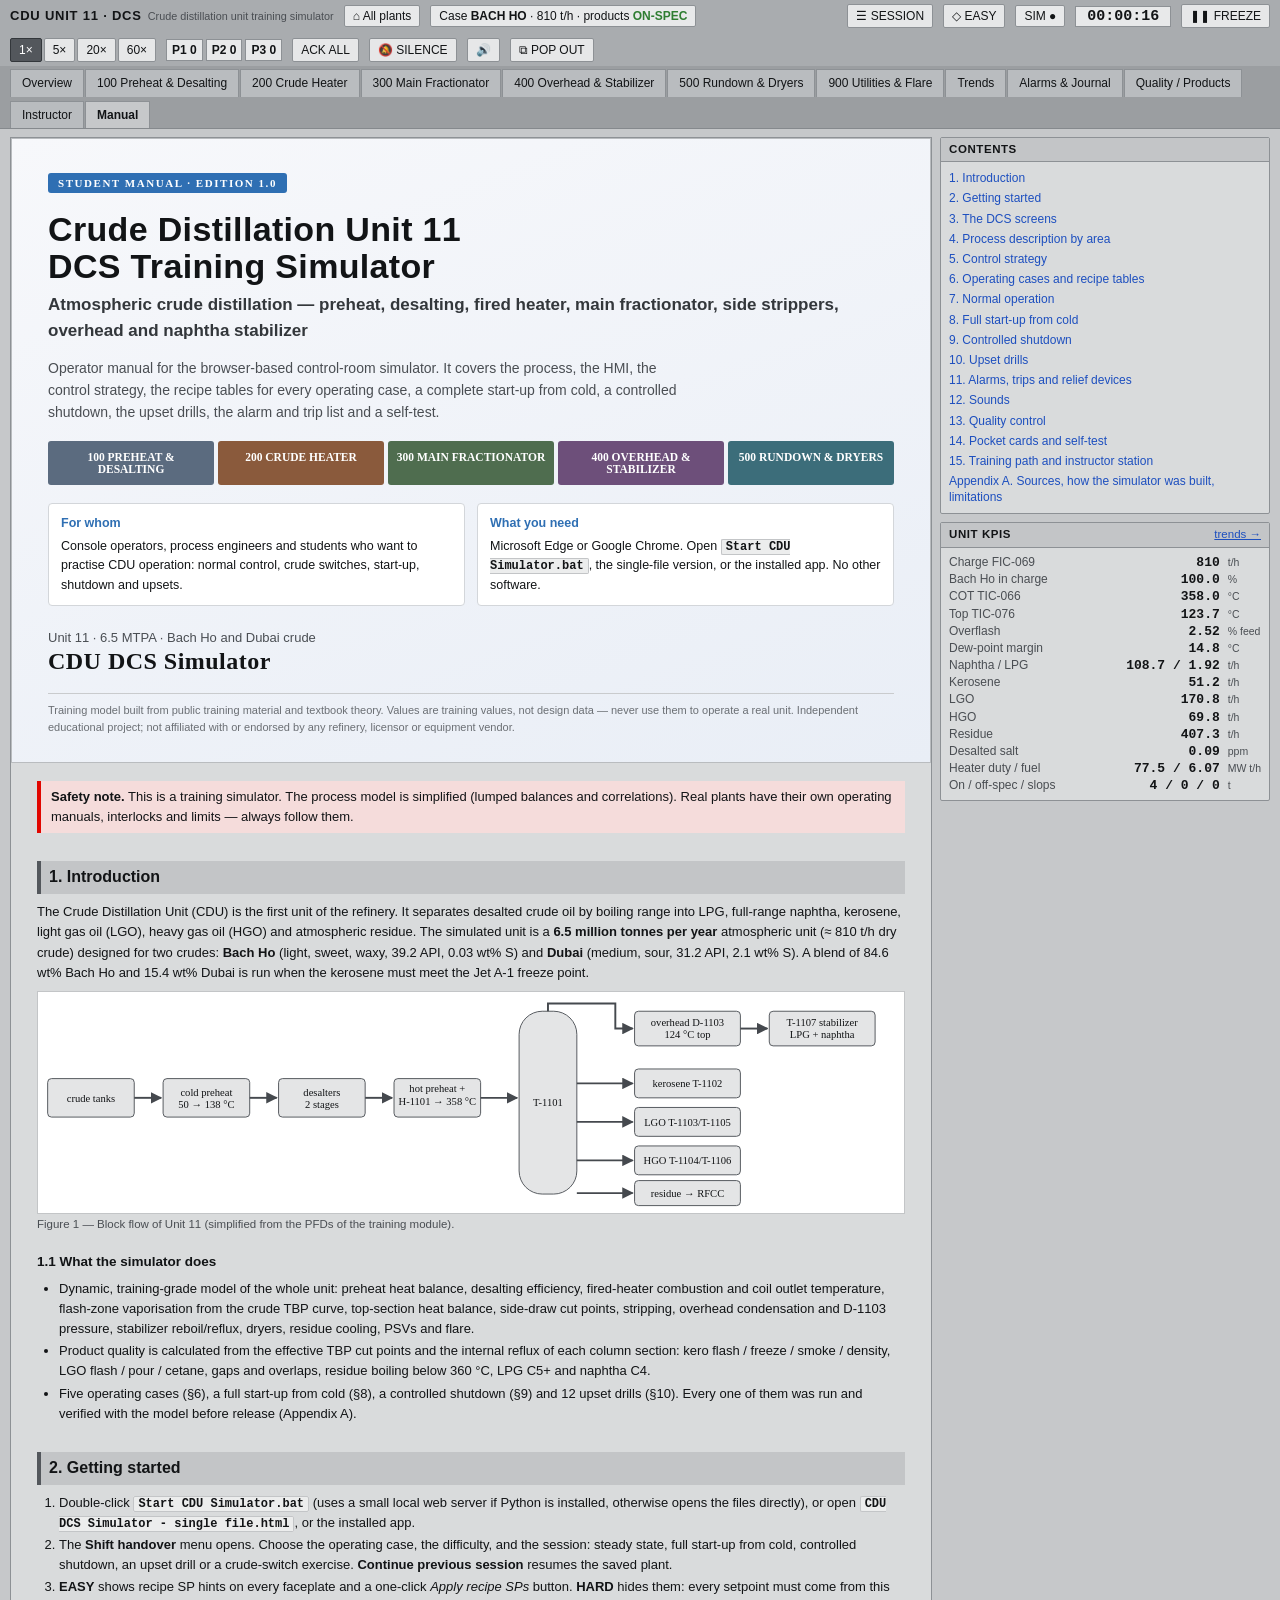
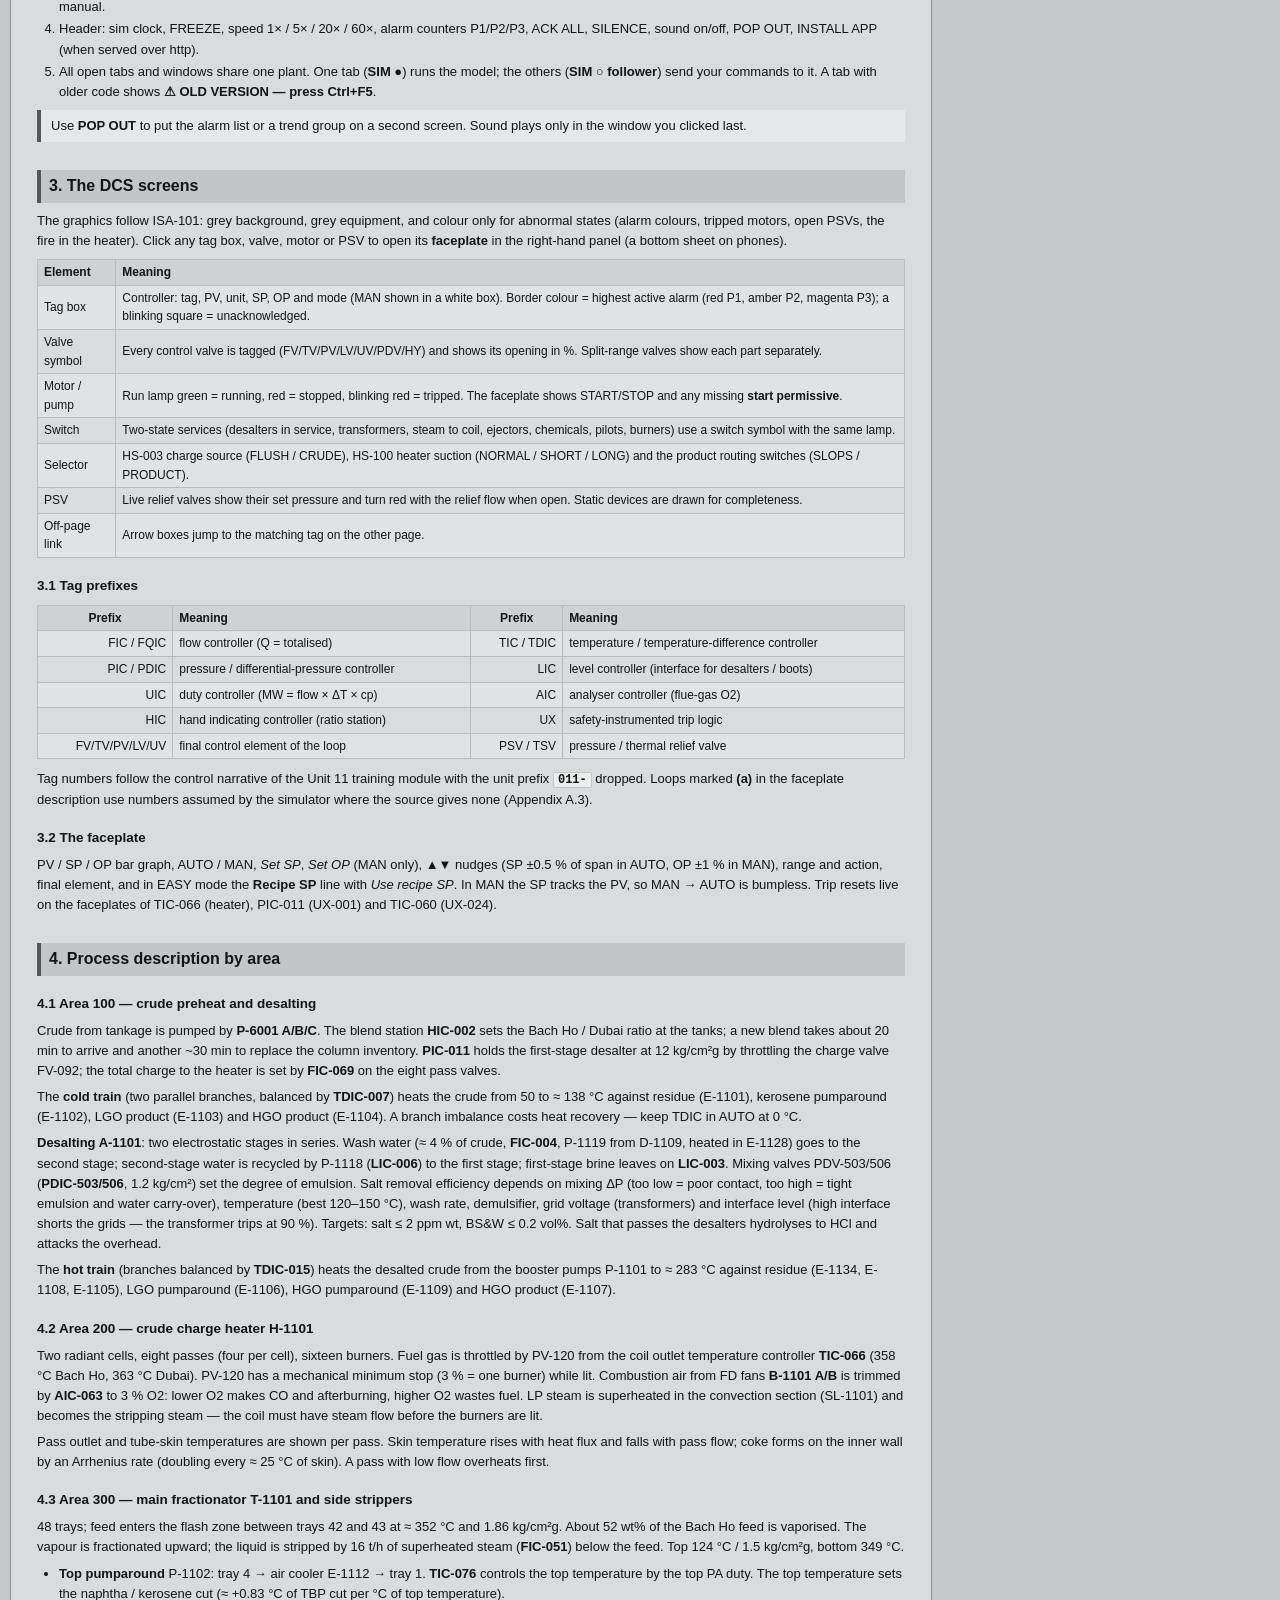
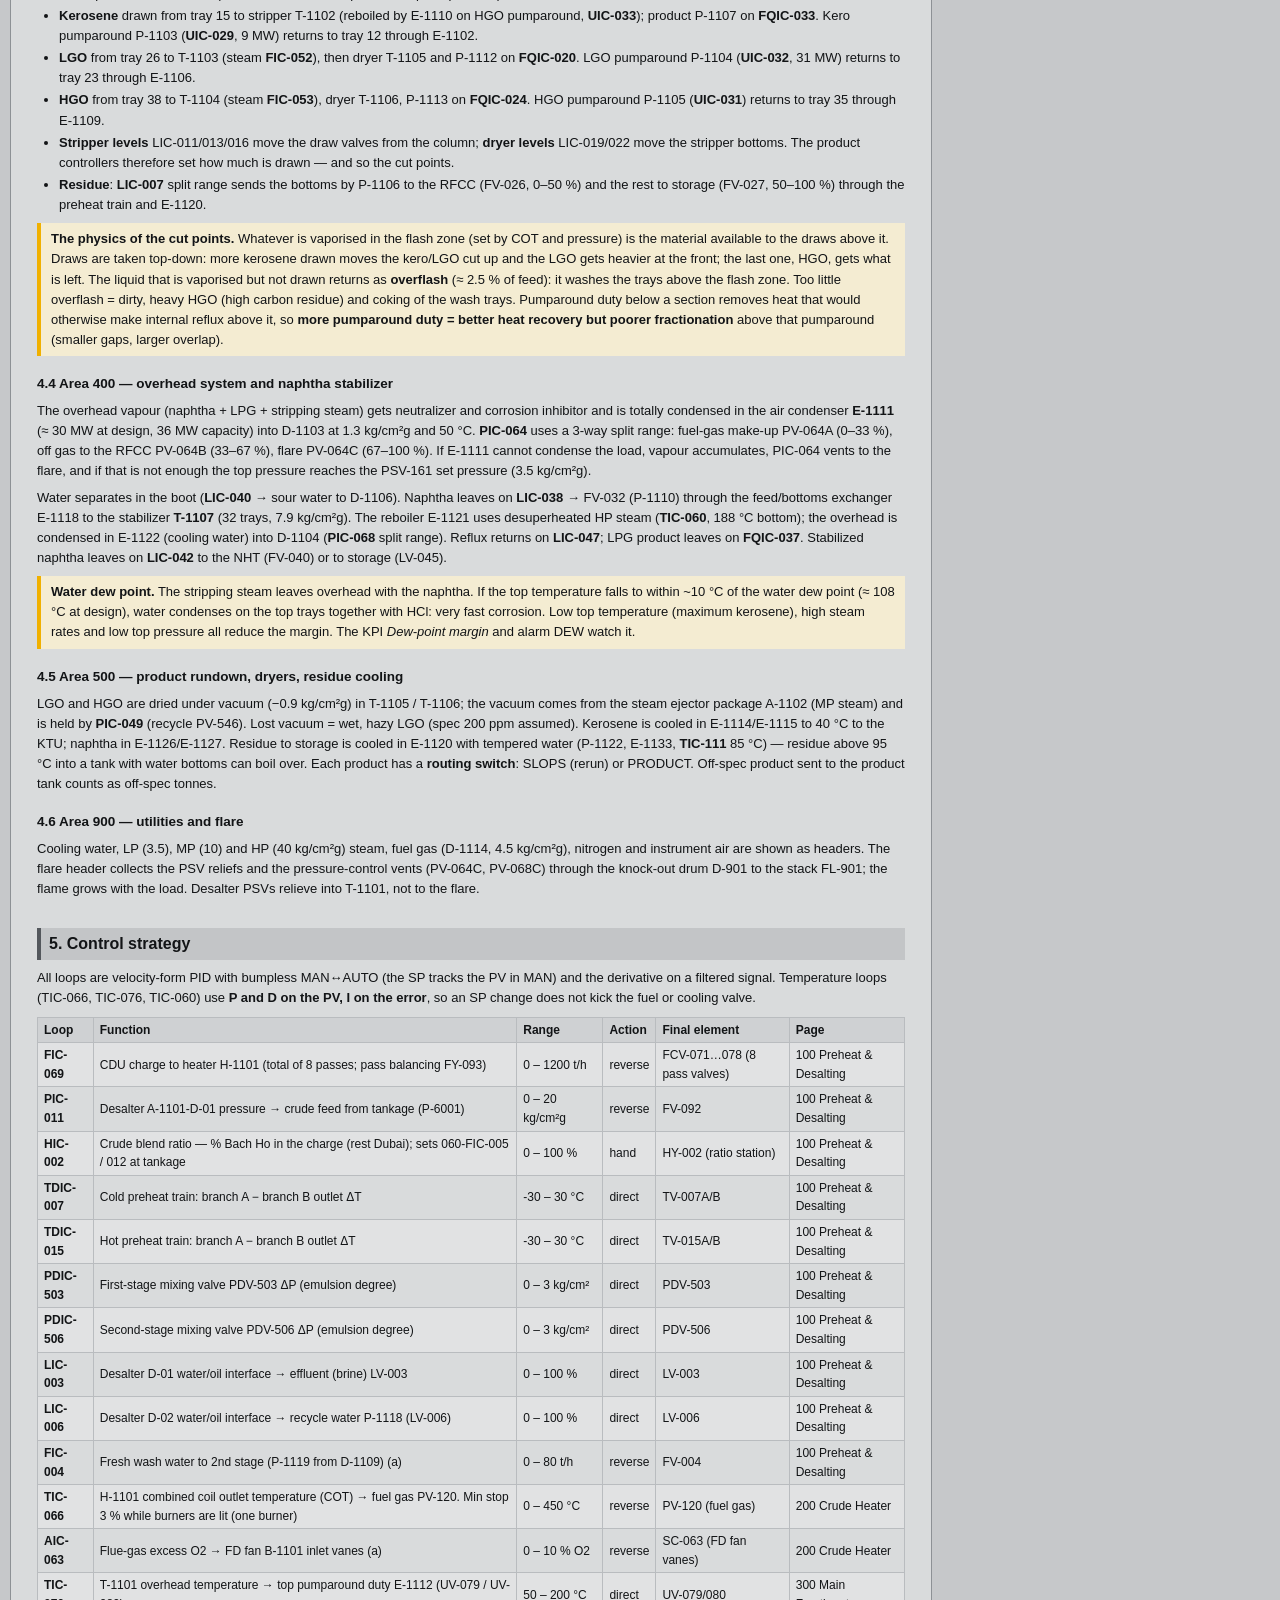
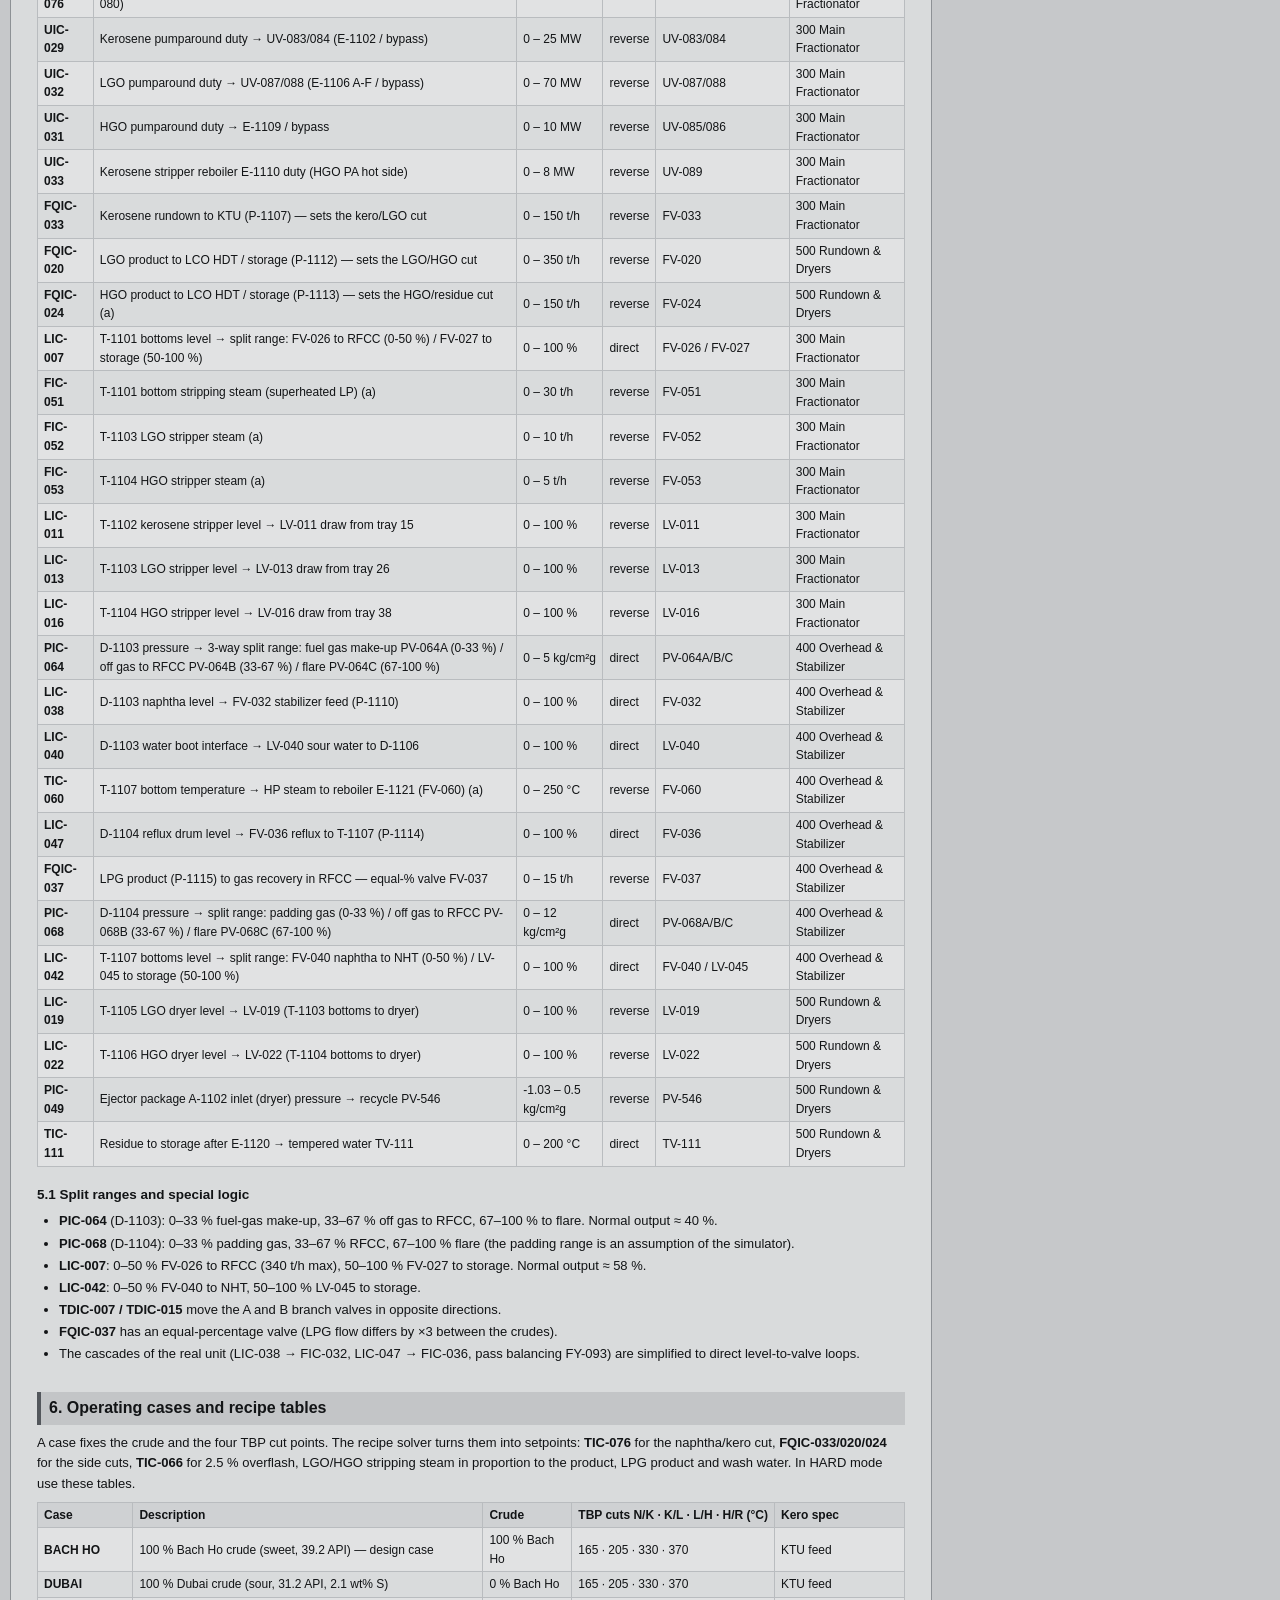
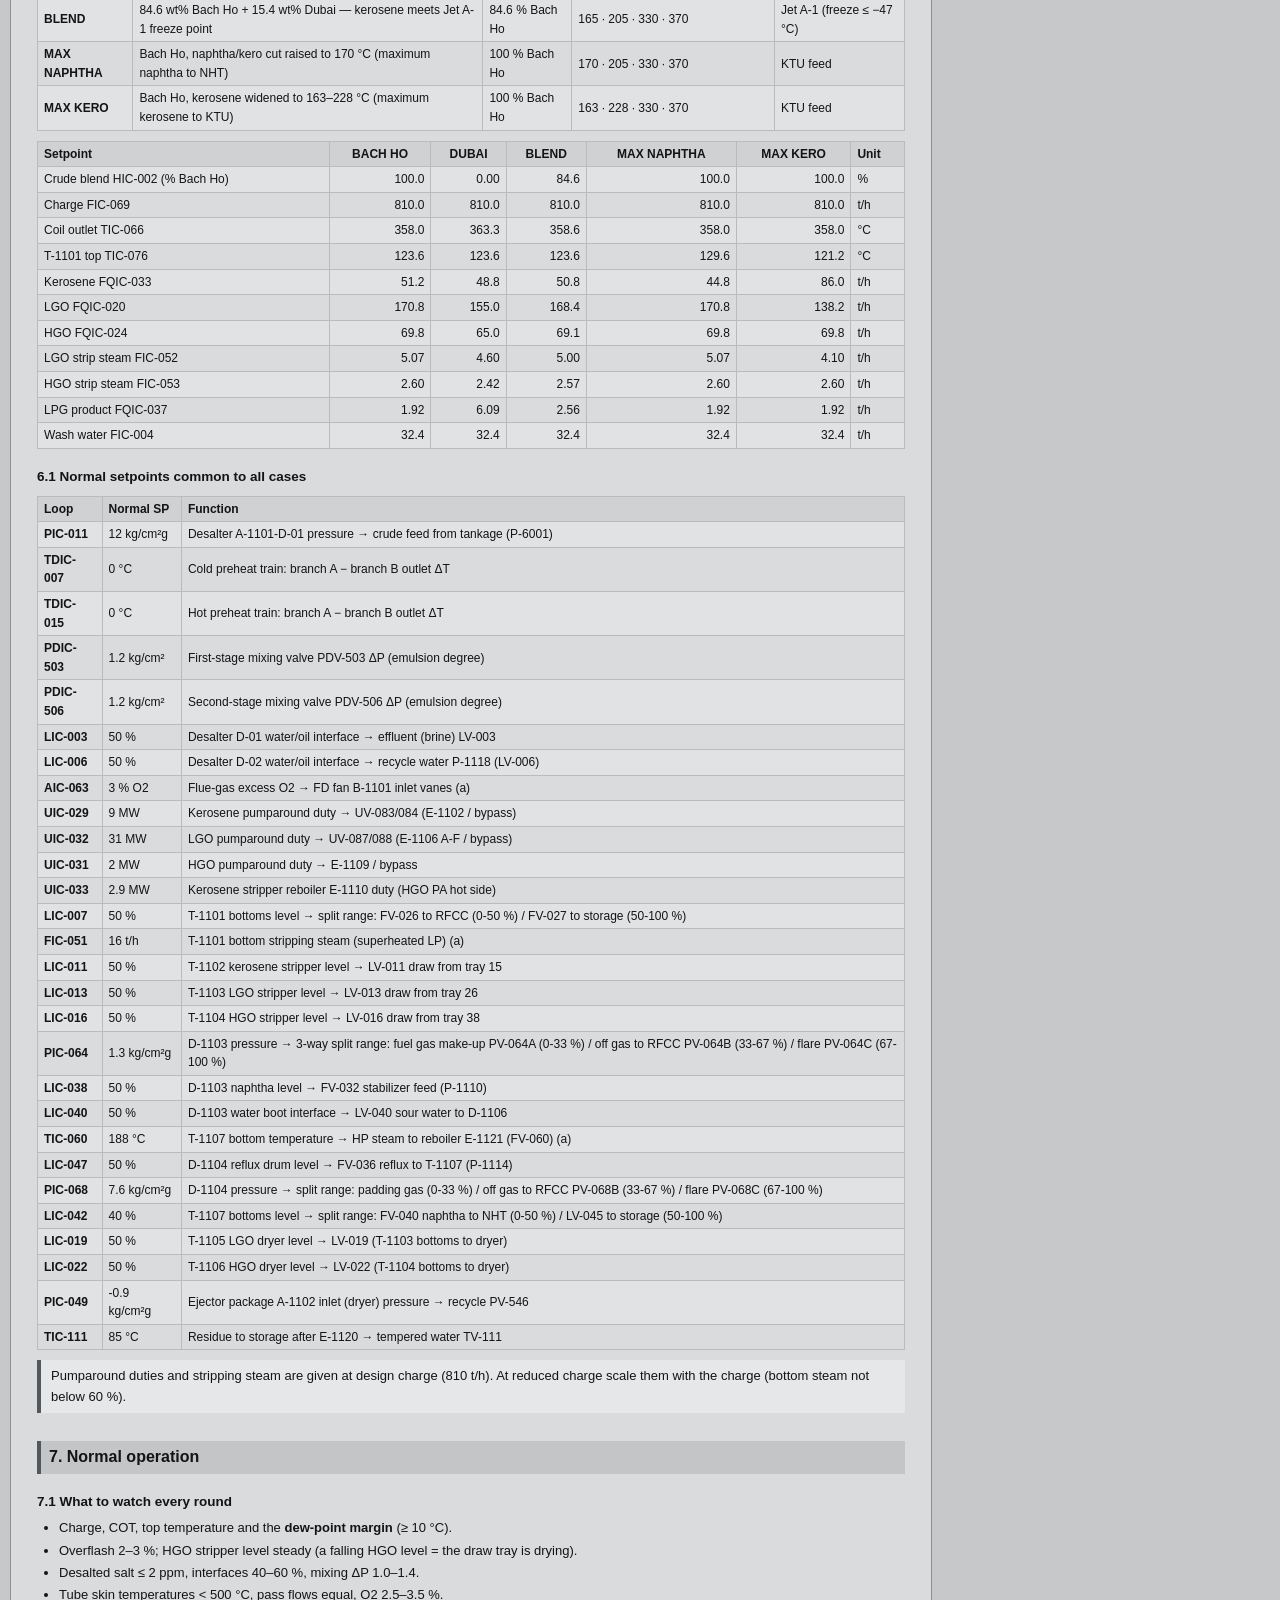
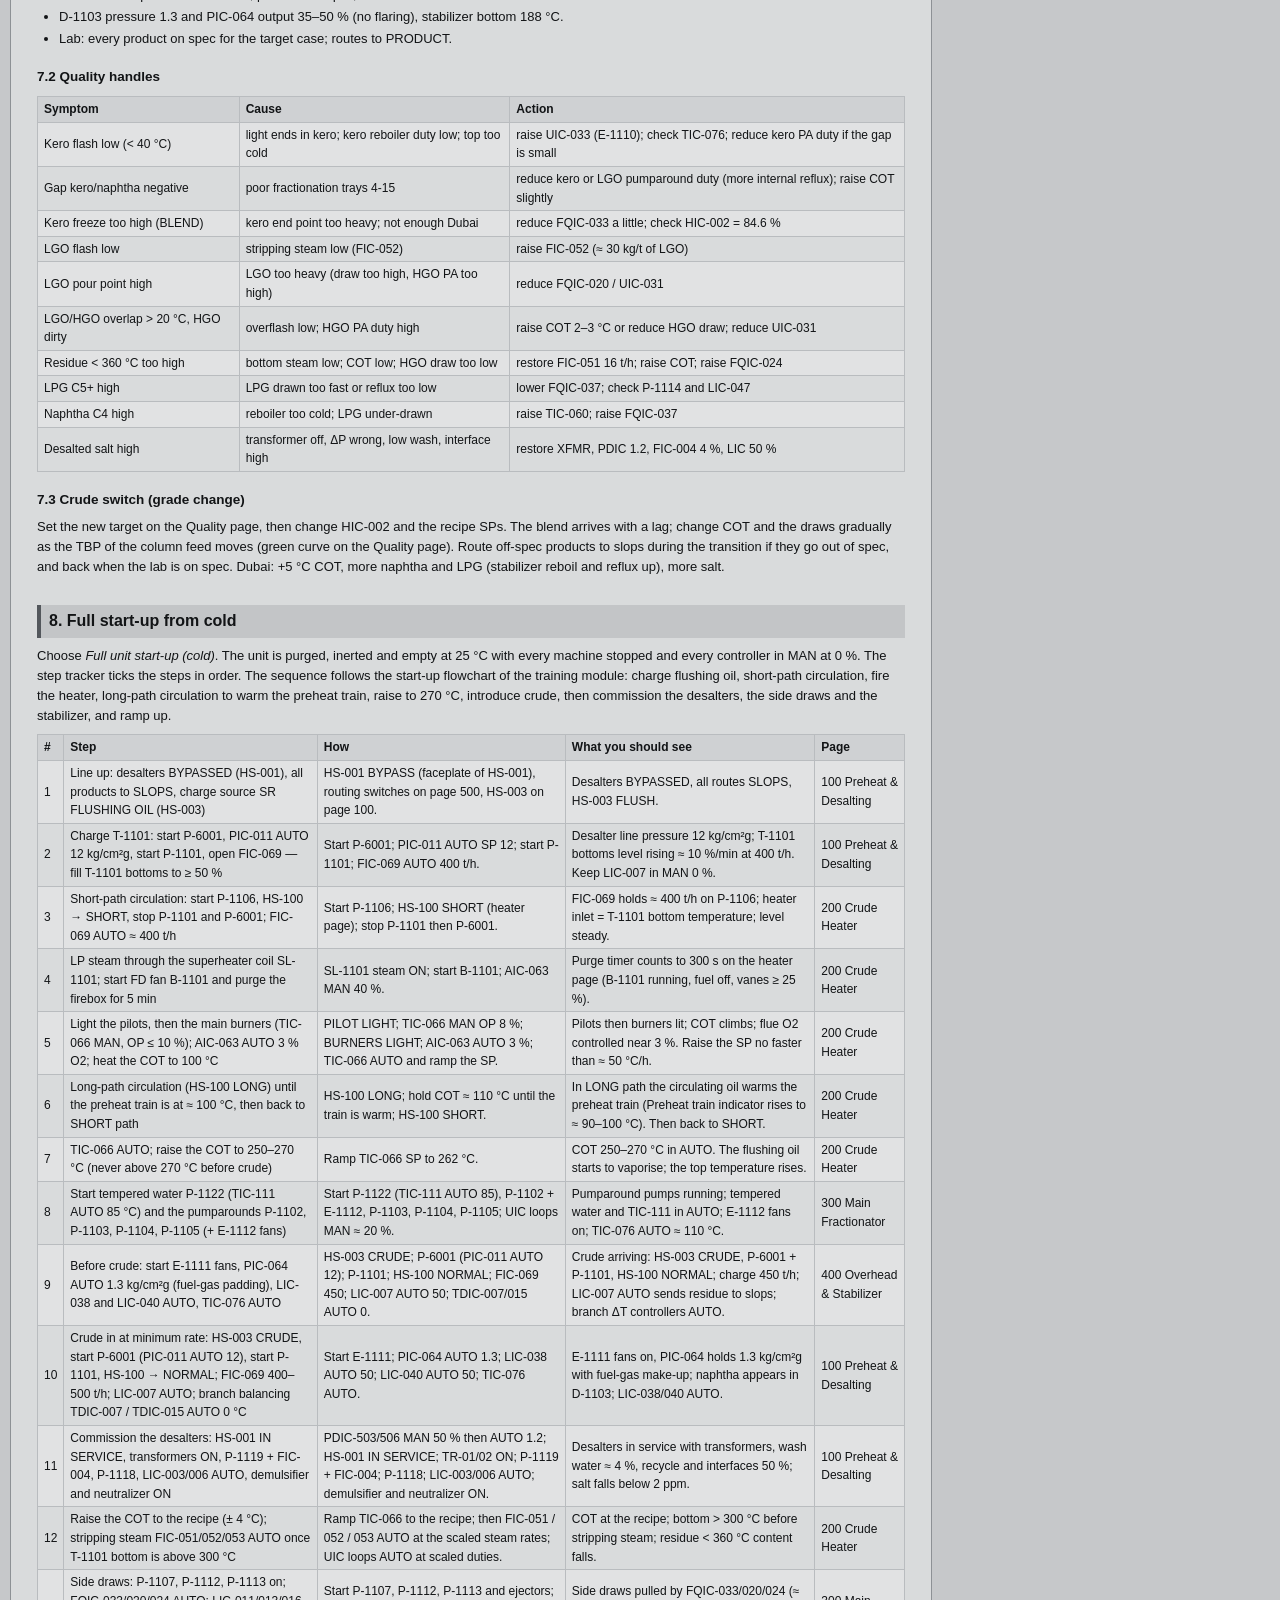
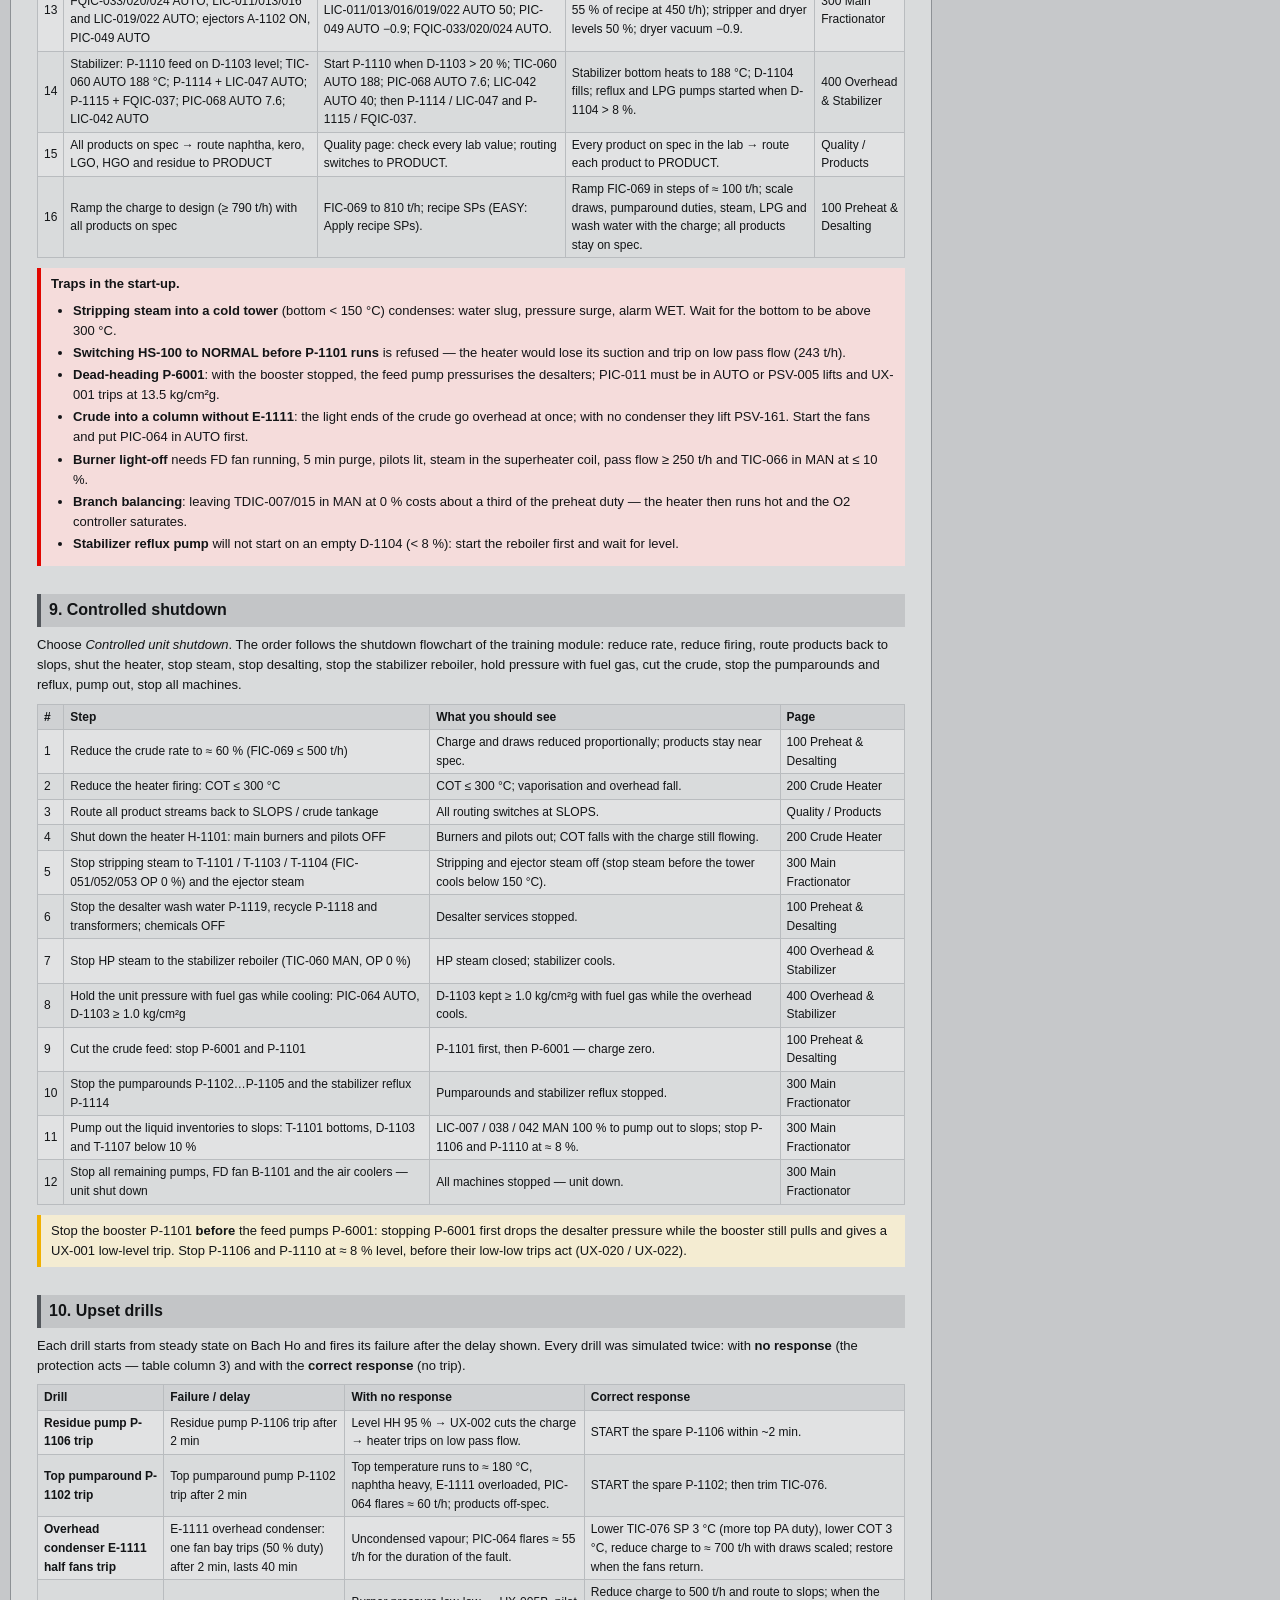
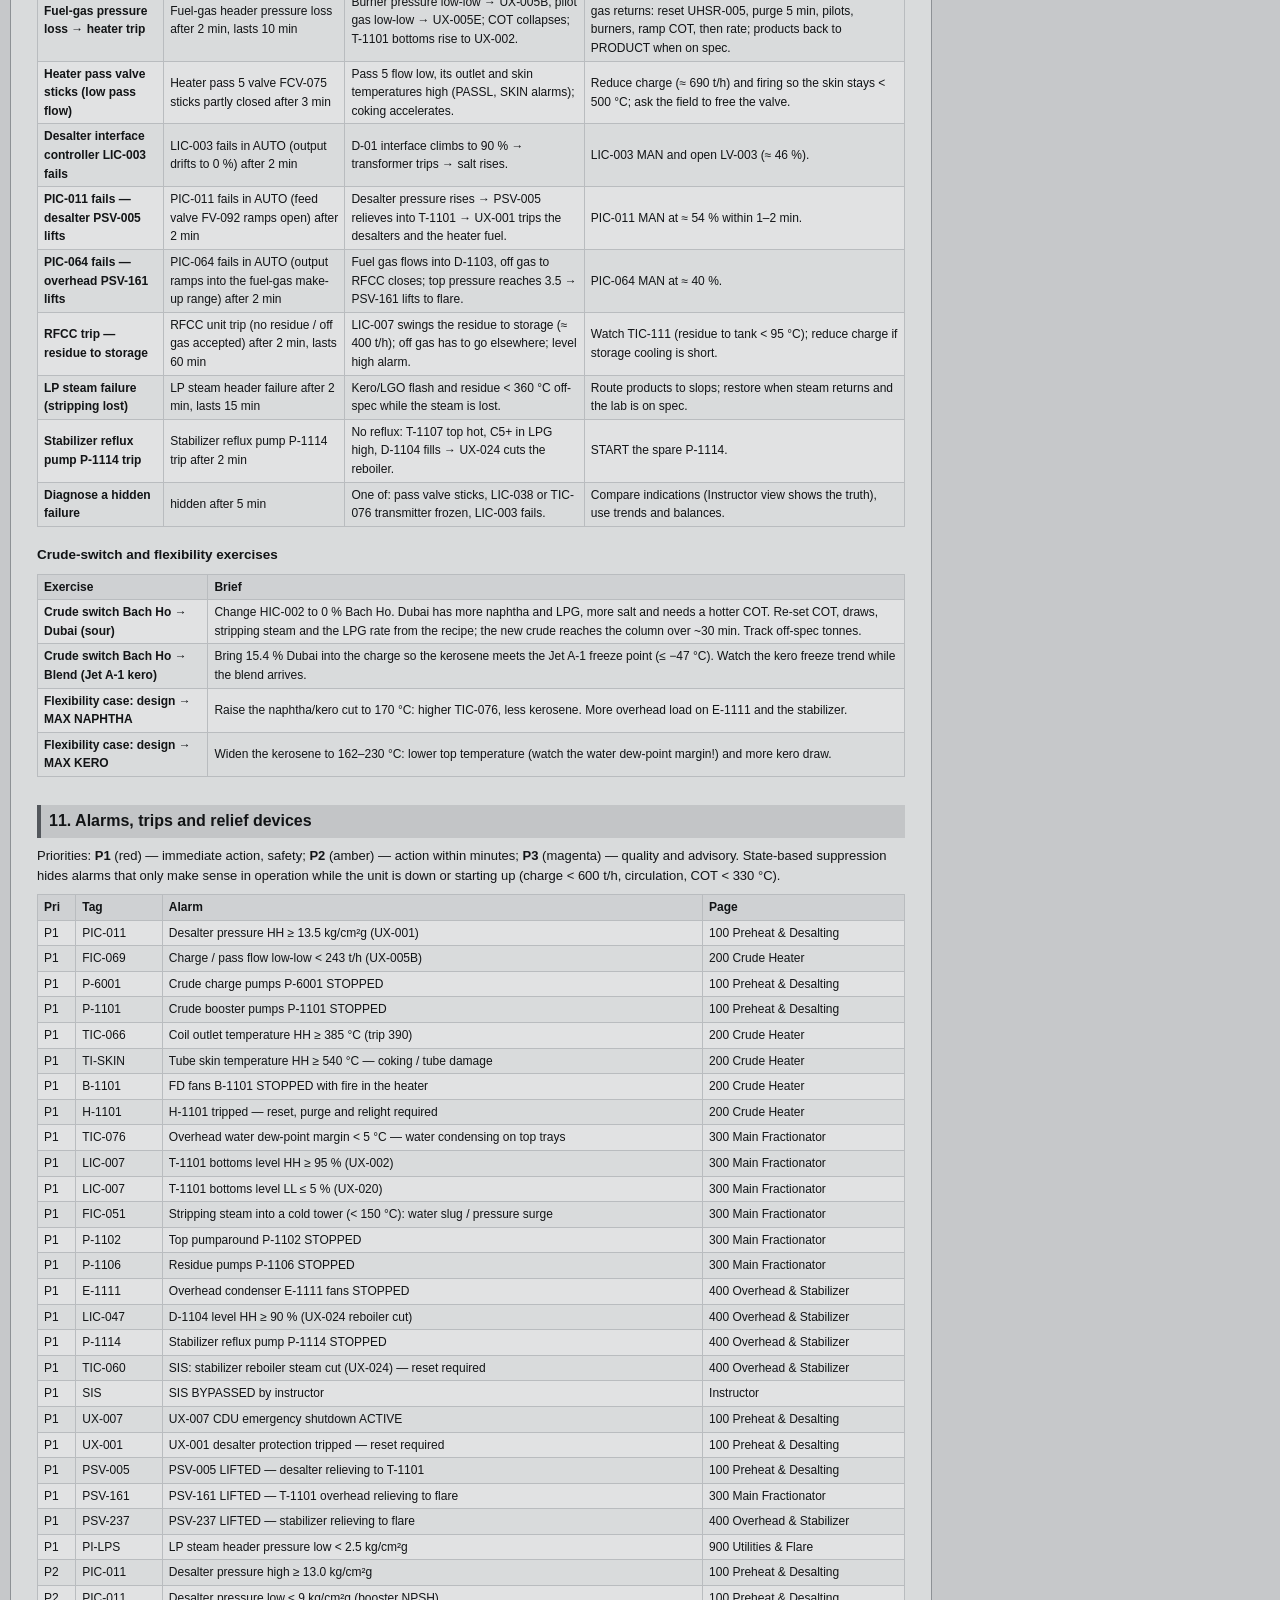
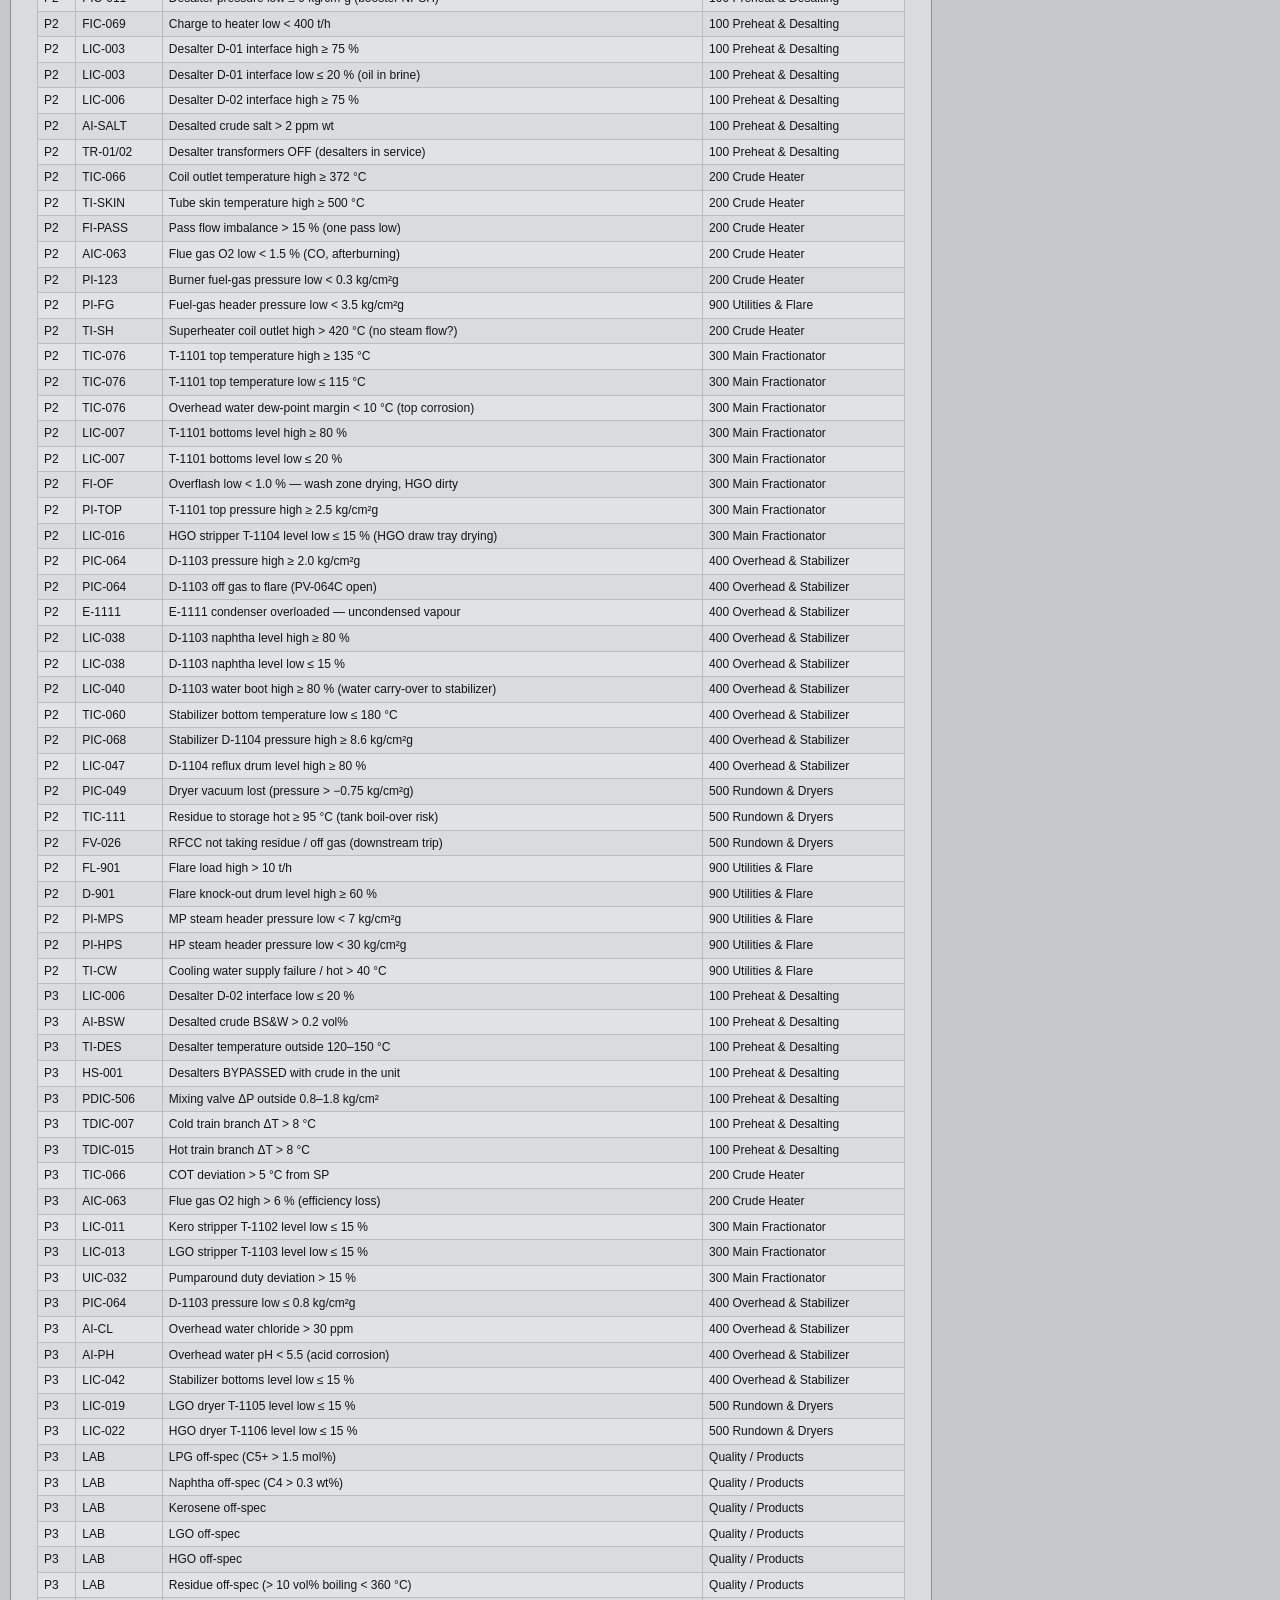
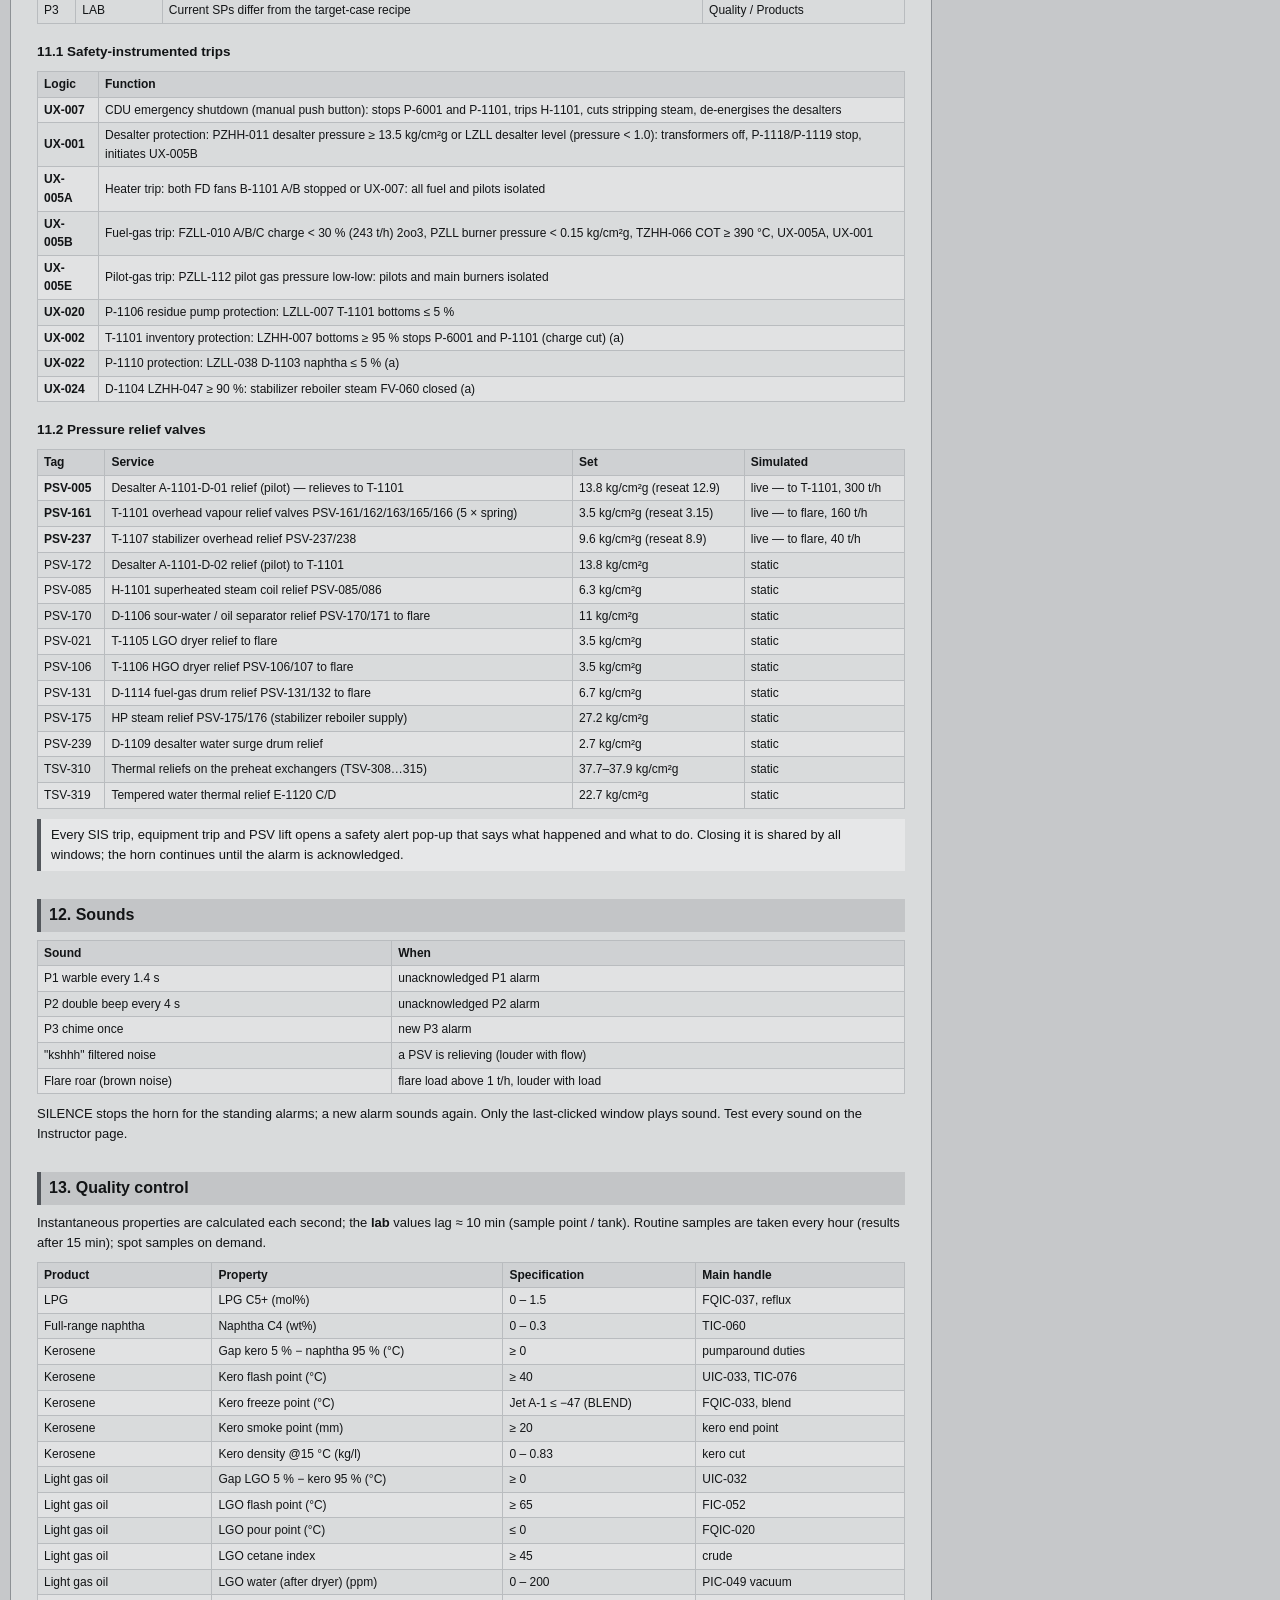
<file: manual.html>
<!doctype html>
<html lang="en">
<head>
<meta charset="utf-8">
<meta name="viewport" content="width=device-width,initial-scale=1">
<title>CDU DCS — Operator Manual</title>
<link rel="stylesheet" href="assets/dcs.css?v=20261119124241">
<link rel="manifest" href="manifest.webmanifest"><meta name="theme-color" content="#9b9ea1"><link rel="icon" href="icons/icon-192.png"><link rel="apple-touch-icon" href="icons/icon-192.png">
<style>
  .man{background:var(--panel);border:1px solid var(--line);padding:18px 26px 30px;font-size:13px;line-height:1.55;max-width:1000px}
  .man h1{font-size:22px;margin:0 0 4px;letter-spacing:.02em}
  .man .sub{color:var(--mut);margin-bottom:14px}
  .man h2{font-size:16px;margin:28px 0 8px;padding:4px 8px;background:#c3c5c7;border-left:4px solid #53575c;scroll-margin-top:90px}
  .man h3{font-size:13.5px;margin:18px 0 6px}
  .man p{margin:6px 0}
  .man ol,.man ul{margin:6px 0 6px 0;padding-left:22px}
  .man li{margin:2px 0}
  .man table.t{margin:8px 0 10px;font-size:12px}
  .man table.t td{white-space:normal}
  .man table.t{font-weight:400}
  .man code,.man .tg{font:600 12px Consolas,monospace;background:#eceded;border:1px solid #c3c5c7;padding:0 4px;border-radius:2px}
  .man .note{border-left:4px solid var(--p2);background:#f4ecd2;padding:6px 10px;margin:8px 0}
  .man .warn{border-left:4px solid var(--p1);background:#f5dcdb;padding:6px 10px;margin:8px 0}
  .man .tip{border-left:4px solid #53575c;background:#e6e7e8;padding:6px 10px;margin:8px 0}
  .man .flow{font:12px Consolas,monospace;background:#eceded;border:1px solid #c3c5c7;padding:8px 10px;white-space:pre;overflow:auto}
  .toc a{display:block;padding:2px 0;text-decoration:none}
  .toc a:hover{text-decoration:underline}
  .toc .l2{padding-left:12px;font-size:11.5px}
  .print-toc{display:none}
  /* ---- cover ---- */
  .cover{border:1px solid #b9bcbf;background:linear-gradient(160deg,#f7f8fb 0%,#e9eef6 100%);padding:34px 36px 26px;margin:-18px -26px 18px;position:relative;overflow:hidden}
  .cover .ed{display:inline-block;font:700 11px "Segoe UI";letter-spacing:.14em;text-transform:uppercase;color:#fff;background:#2f6fb3;padding:4px 10px;border-radius:3px}
  .cover h1{font-size:34px!important;line-height:1.1;margin:18px 0 6px!important;letter-spacing:.01em}
  .cover .st{font-size:17px;color:#33373b;font-weight:600}
  .cover .tl{font-size:14px;color:#4a4e53;max-width:640px;margin:14px 0 18px}
  .cover .band{display:grid;grid-template-columns:repeat(5,1fr);gap:4px;margin:18px 0}
  .cover .band div{color:#fff;font:600 11.5px "Segoe UI";padding:10px 8px;border-radius:3px;text-align:center}
  .cover .who{display:grid;grid-template-columns:1fr 1fr;gap:12px;margin:16px 0}
  .cover .who div{background:#fff;border:1px solid #d3d6da;border-radius:4px;padding:10px 12px;font-size:12.5px}
  .cover .who b{display:block;margin-bottom:3px;color:#2f6fb3}
  .cover .by{margin-top:22px;font-size:13px;color:#4a4e53}
  .cover .by span{display:block;font:700 24px "Segoe UI";color:#121416;letter-spacing:.02em}
  .cover .fine{margin-top:18px;font-size:11px;color:#6b6f74;border-top:1px solid #c9cbcd;padding-top:8px}
  .man svg.fig{width:100%;height:auto;display:block;background:#fff;border:1px solid #c3c5c7;margin:8px 0 2px}
  .man .cap{font-size:11.5px;color:var(--mut);margin-bottom:10px}
  .man .chk{list-style:none;padding-left:4px}
  .man .chk li::before{content:"☐ ";font-size:14px}
  .man .card2{display:grid;grid-template-columns:1fr 1fr;gap:10px;margin:8px 0}
  .man .card2>div{border:1px solid #b9bcbf;background:#f4f5f6;padding:8px 12px;border-radius:3px;font-size:12px}
  .man .card2 ol{margin:4px 0;padding-left:18px}
  .man .ans{font-size:12px;color:#33373b;background:#eef3ea;border-left:4px solid var(--ok);padding:6px 10px}
  .man svg,.cover,.cover *{-webkit-print-color-adjust:exact;print-color-adjust:exact}
  @page{size:A4;margin:16mm 14mm 16mm 14mm}
  @media print{
    #hdr,#side,#banner,.disclaimer{display:none!important}
    body{background:#fff;display:block;min-height:0}
    #main{display:block;padding:0}
    .man{border:none;max-width:none;padding:0;background:#fff;font-size:11pt}
    .cover{margin:0;min-height:255mm;break-after:page;border:none;padding:22mm 16mm 12mm}
    .man .card2,.man svg.fig{break-inside:avoid}
    .man h2{break-before:page;background:#e3e4e5;-webkit-print-color-adjust:exact;print-color-adjust:exact}
    .man h2#s1{break-before:page}
    .man h3{break-after:avoid}
    .man table.t,.man .flow,.man .note,.man .warn,.man .tip{break-inside:avoid;-webkit-print-color-adjust:exact;print-color-adjust:exact}
    .man table.t th{-webkit-print-color-adjust:exact;print-color-adjust:exact}
    .man a{color:inherit;text-decoration:none}
    .man h3 a{display:none}
    .man table.t td:first-child{white-space:nowrap}
    .print-toc{display:block;break-before:page}
    .print-toc h2{break-before:avoid!important}
    .print-toc a{display:block;padding:3px 0;font-size:12pt;border-bottom:1px dotted #aaa}
  }
</style>
</head>
<body data-page="manual">
<div id="hdr"></div>
<div id="main"><section id="view"></section><aside id="side"></aside></div>
<div id="banner"></div>

<template id="manual">
<div class="man">
<div class="cover">
<span class="ed">Student manual · edition 1.0</span>
<h1>Crude Distillation Unit 11<br>DCS Training Simulator</h1>
<div class="st">Atmospheric crude distillation — preheat, desalting, fired heater, main fractionator, side strippers, overhead and naphtha stabilizer</div>
<div class="tl">Operator manual for the browser-based control-room simulator. It covers the process, the HMI, the control strategy, the recipe tables for every operating case, a complete start-up from cold, a controlled shutdown, the upset drills, the alarm and trip list and a self-test.</div>
<div class="band"><div style="background:#5b6b7f">100 PREHEAT & DESALTING</div><div style="background:#8a5a3c">200 CRUDE HEATER</div><div style="background:#4f6d4f">300 MAIN FRACTIONATOR</div><div style="background:#6d4f7a">400 OVERHEAD & STABILIZER</div><div style="background:#3c6d7a">500 RUNDOWN & DRYERS</div></div>
<div class="who"><div><b>For whom</b>Console operators, process engineers and students who want to practise CDU operation: normal control, crude switches, start-up, shutdown and upsets.</div><div><b>What you need</b>Microsoft Edge or Google Chrome. Open <code>Start CDU Simulator.bat</code>, the single-file version, or the installed app. No other software.</div></div>
<div class="by">Unit 11 · 6.5 MTPA · Bach Ho and Dubai crude<span>CDU DCS Simulator</span></div>
<div class="fine">Training model built from public training material and textbook theory. Values are training values, not design data — never use them to operate a real unit. Independent educational project; not affiliated with or endorsed by any refinery, licensor or equipment vendor.</div>
</div>
<div class="warn"><b>Safety note.</b> This is a training simulator. The process model is simplified (lumped balances and correlations). Real plants have their own operating manuals, interlocks and limits — always follow them.</div>

<h2 id="s1">1. Introduction</h2>
<p>The Crude Distillation Unit (CDU) is the first unit of the refinery. It separates desalted crude oil by boiling range into LPG, full-range naphtha, kerosene, light gas oil (LGO), heavy gas oil (HGO) and atmospheric residue. The simulated unit is a <b>6.5 million tonnes per year</b> atmospheric unit (≈ 810 t/h dry crude) designed for two crudes: <b>Bach Ho</b> (light, sweet, waxy, 39.2 API, 0.03 wt% S) and <b>Dubai</b> (medium, sour, 31.2 API, 2.1 wt% S). A blend of 84.6 wt% Bach Ho and 15.4 wt% Dubai is run when the kerosene must meet the Jet A-1 freeze point.</p>
<svg class="fig" viewBox="0 0 900 230" xmlns="http://www.w3.org/2000/svg" font-family="Segoe UI" font-size="11">
<defs><marker id="m" viewBox="0 0 10 10" refX="9" refY="5" markerWidth="6" markerHeight="6" orient="auto"><path d="M0,0 L10,5 L0,10z" fill="#45494e"/></marker></defs>
<g fill="#e4e5e6" stroke="#53575c"><rect x="10" y="90" width="90" height="40" rx="4"/><rect x="130" y="90" width="90" height="40" rx="4"/><rect x="250" y="90" width="90" height="40" rx="4"/><rect x="370" y="90" width="90" height="40" rx="4"/><rect x="500" y="20" width="60" height="190" rx="24"/><rect x="620" y="20" width="110" height="36" rx="4"/><rect x="760" y="20" width="110" height="36" rx="4"/><rect x="620" y="80" width="110" height="30" rx="4"/><rect x="620" y="120" width="110" height="30" rx="4"/><rect x="620" y="160" width="110" height="30" rx="4"/><rect x="620" y="196" width="110" height="26" rx="4"/></g>
<g text-anchor="middle" fill="#121416"><text x="55" y="114">crude tanks</text><text x="175" y="108">cold preheat</text><text x="175" y="121">50 → 138 °C</text><text x="295" y="108">desalters</text><text x="295" y="121">2 stages</text><text x="415" y="104">hot preheat +</text><text x="415" y="117">H-1101 → 358 °C</text><text x="530" y="118">T-1101</text><text x="675" y="35">overhead D-1103</text><text x="675" y="48">124 °C top</text><text x="815" y="35">T-1107 stabilizer</text><text x="815" y="48">LPG + naphtha</text><text x="675" y="99">kerosene T-1102</text><text x="675" y="139">LGO T-1103/T-1105</text><text x="675" y="179">HGO T-1104/T-1106</text><text x="675" y="213">residue → RFCC</text></g>
<g stroke="#45494e" stroke-width="2" fill="none" marker-end="url(#m)"><path d="M100,110 H128"/><path d="M220,110 H248"/><path d="M340,110 H368"/><path d="M460,110 H498"/><path d="M530,20 V12 H600 V38 H618"/><path d="M730,38 H758"/><path d="M560,95 H618"/><path d="M560,135 H618"/><path d="M560,175 H618"/><path d="M560,209 H618"/></g>
</svg>
<div class="cap">Figure 1 — Block flow of Unit 11 (simplified from the PFDs of the training module).</div>
<h3>1.1 What the simulator does</h3>
<ul>
<li>Dynamic, training-grade model of the whole unit: preheat heat balance, desalting efficiency, fired-heater combustion and coil outlet temperature, flash-zone vaporisation from the crude TBP curve, top-section heat balance, side-draw cut points, stripping, overhead condensation and D-1103 pressure, stabilizer reboil/reflux, dryers, residue cooling, PSVs and flare.</li>
<li>Product quality is calculated from the effective TBP cut points and the internal reflux of each column section: kero flash / freeze / smoke / density, LGO flash / pour / cetane, gaps and overlaps, residue boiling below 360 °C, LPG C5+ and naphtha C4.</li>
<li>Five operating cases (§6), a full start-up from cold (§8), a controlled shutdown (§9) and 12 upset drills (§10). Every one of them was run and verified with the model before release (Appendix A).</li>
</ul>

<h2 id="s2">2. Getting started</h2>
<ol>
<li>Double-click <code>Start CDU Simulator.bat</code> (uses a small local web server if Python is installed, otherwise opens the files directly), or open <code>CDU DCS Simulator - single file.html</code>, or the installed app.</li>
<li>The <b>Shift handover</b> menu opens. Choose the operating case, the difficulty, and the session: steady state, full start-up from cold, controlled shutdown, an upset drill or a crude-switch exercise. <b>Continue previous session</b> resumes the saved plant.</li>
<li><b>EASY</b> shows recipe SP hints on every faceplate and a one-click <i>Apply recipe SPs</i> button. <b>HARD</b> hides them: every setpoint must come from this manual.</li>
<li>Header: sim clock, FREEZE, speed 1× / 5× / 20× / 60×, alarm counters P1/P2/P3, ACK ALL, SILENCE, sound on/off, POP OUT, INSTALL APP (when served over http).</li>
<li>All open tabs and windows share one plant. One tab (<b>SIM ●</b>) runs the model; the others (<b>SIM ○ follower</b>) send your commands to it. A tab with older code shows <b>⚠ OLD VERSION — press Ctrl+F5</b>.</li>
</ol>
<div class="tip">Use <b>POP OUT</b> to put the alarm list or a trend group on a second screen. Sound plays only in the window you clicked last.</div>

<h2 id="s3">3. The DCS screens</h2>
<p>The graphics follow ISA-101: grey background, grey equipment, and colour only for abnormal states (alarm colours, tripped motors, open PSVs, the fire in the heater). Click any tag box, valve, motor or PSV to open its <b>faceplate</b> in the right-hand panel (a bottom sheet on phones).</p>
<table class="t"><tr><th class="l">Element</th><th class="l">Meaning</th></tr>
<tr><td class="l">Tag box</td><td class="l">Controller: tag, PV, unit, SP, OP and mode (MAN shown in a white box). Border colour = highest active alarm (red P1, amber P2, magenta P3); a blinking square = unacknowledged.</td></tr>
<tr><td class="l">Valve symbol</td><td class="l">Every control valve is tagged (FV/TV/PV/LV/UV/PDV/HY) and shows its opening in %. Split-range valves show each part separately.</td></tr>
<tr><td class="l">Motor / pump</td><td class="l">Run lamp green = running, red = stopped, blinking red = tripped. The faceplate shows START/STOP and any missing <b>start permissive</b>.</td></tr>
<tr><td class="l">Switch</td><td class="l">Two-state services (desalters in service, transformers, steam to coil, ejectors, chemicals, pilots, burners) use a switch symbol with the same lamp.</td></tr>
<tr><td class="l">Selector</td><td class="l">HS-003 charge source (FLUSH / CRUDE), HS-100 heater suction (NORMAL / SHORT / LONG) and the product routing switches (SLOPS / PRODUCT).</td></tr>
<tr><td class="l">PSV</td><td class="l">Live relief valves show their set pressure and turn red with the relief flow when open. Static devices are drawn for completeness.</td></tr>
<tr><td class="l">Off-page link</td><td class="l">Arrow boxes jump to the matching tag on the other page.</td></tr></table>
<h3>3.1 Tag prefixes</h3>
<table class="t"><tr><th>Prefix</th><th class="l">Meaning</th><th>Prefix</th><th class="l">Meaning</th></tr>
<tr><td>FIC / FQIC</td><td class="l">flow controller (Q = totalised)</td><td>TIC / TDIC</td><td class="l">temperature / temperature-difference controller</td></tr>
<tr><td>PIC / PDIC</td><td class="l">pressure / differential-pressure controller</td><td>LIC</td><td class="l">level controller (interface for desalters / boots)</td></tr>
<tr><td>UIC</td><td class="l">duty controller (MW = flow × ΔT × cp)</td><td>AIC</td><td class="l">analyser controller (flue-gas O2)</td></tr>
<tr><td>HIC</td><td class="l">hand indicating controller (ratio station)</td><td>UX</td><td class="l">safety-instrumented trip logic</td></tr>
<tr><td>FV/TV/PV/LV/UV</td><td class="l">final control element of the loop</td><td>PSV / TSV</td><td class="l">pressure / thermal relief valve</td></tr></table>
<p>Tag numbers follow the control narrative of the Unit 11 training module with the unit prefix <code>011-</code> dropped. Loops marked <b>(a)</b> in the faceplate description use numbers assumed by the simulator where the source gives none (Appendix A.3).</p>
<h3>3.2 The faceplate</h3>
<p>PV / SP / OP bar graph, AUTO / MAN, <i>Set SP</i>, <i>Set OP</i> (MAN only), ▲▼ nudges (SP ±0.5 % of span in AUTO, OP ±1 % in MAN), range and action, final element, and in EASY mode the <b>Recipe SP</b> line with <i>Use recipe SP</i>. In MAN the SP tracks the PV, so MAN → AUTO is bumpless. Trip resets live on the faceplates of TIC-066 (heater), PIC-011 (UX-001) and TIC-060 (UX-024).</p>

<h2 id="s4">4. Process description by area</h2>
<h3>4.1 Area 100 — crude preheat and desalting</h3>
<p>Crude from tankage is pumped by <b>P-6001 A/B/C</b>. The blend station <b>HIC-002</b> sets the Bach Ho / Dubai ratio at the tanks; a new blend takes about 20 min to arrive and another ~30 min to replace the column inventory. <b>PIC-011</b> holds the first-stage desalter at 12 kg/cm²g by throttling the charge valve FV-092; the total charge to the heater is set by <b>FIC-069</b> on the eight pass valves.</p>
<p>The <b>cold train</b> (two parallel branches, balanced by <b>TDIC-007</b>) heats the crude from 50 to ≈ 138 °C against residue (E-1101), kerosene pumparound (E-1102), LGO product (E-1103) and HGO product (E-1104). A branch imbalance costs heat recovery — keep TDIC in AUTO at 0 °C.</p>
<p><b>Desalting A-1101</b>: two electrostatic stages in series. Wash water (≈ 4 % of crude, <b>FIC-004</b>, P-1119 from D-1109, heated in E-1128) goes to the second stage; second-stage water is recycled by P-1118 (<b>LIC-006</b>) to the first stage; first-stage brine leaves on <b>LIC-003</b>. Mixing valves PDV-503/506 (<b>PDIC-503/506</b>, 1.2 kg/cm²) set the degree of emulsion. Salt removal efficiency depends on mixing ΔP (too low = poor contact, too high = tight emulsion and water carry-over), temperature (best 120–150 °C), wash rate, demulsifier, grid voltage (transformers) and interface level (high interface shorts the grids — the transformer trips at 90 %). Targets: salt ≤ 2 ppm wt, BS&W ≤ 0.2 vol%. Salt that passes the desalters hydrolyses to HCl and attacks the overhead.</p>
<p>The <b>hot train</b> (branches balanced by <b>TDIC-015</b>) heats the desalted crude from the booster pumps P-1101 to ≈ 283 °C against residue (E-1134, E-1108, E-1105), LGO pumparound (E-1106), HGO pumparound (E-1109) and HGO product (E-1107).</p>
<h3>4.2 Area 200 — crude charge heater H-1101</h3>
<p>Two radiant cells, eight passes (four per cell), sixteen burners. Fuel gas is throttled by PV-120 from the coil outlet temperature controller <b>TIC-066</b> (358 °C Bach Ho, 363 °C Dubai). PV-120 has a mechanical minimum stop (3 % = one burner) while lit. Combustion air from FD fans <b>B-1101 A/B</b> is trimmed by <b>AIC-063</b> to 3 % O2: lower O2 makes CO and afterburning, higher O2 wastes fuel. LP steam is superheated in the convection section (SL-1101) and becomes the stripping steam — the coil must have steam flow before the burners are lit.</p>
<p>Pass outlet and tube-skin temperatures are shown per pass. Skin temperature rises with heat flux and falls with pass flow; coke forms on the inner wall by an Arrhenius rate (doubling every ≈ 25 °C of skin). A pass with low flow overheats first.</p>
<h3>4.3 Area 300 — main fractionator T-1101 and side strippers</h3>
<p>48 trays; feed enters the flash zone between trays 42 and 43 at ≈ 352 °C and 1.86 kg/cm²g. About 52 wt% of the Bach Ho feed is vaporised. The vapour is fractionated upward; the liquid is stripped by 16 t/h of superheated steam (<b>FIC-051</b>) below the feed. Top 124 °C / 1.5 kg/cm²g, bottom 349 °C.</p>
<ul>
<li><b>Top pumparound</b> P-1102: tray 4 → air cooler E-1112 → tray 1. <b>TIC-076</b> controls the top temperature by the top PA duty. The top temperature sets the naphtha / kerosene cut (≈ +0.83 °C of TBP cut per °C of top temperature).</li>
<li><b>Kerosene</b> drawn from tray 15 to stripper T-1102 (reboiled by E-1110 on HGO pumparound, <b>UIC-033</b>); product P-1107 on <b>FQIC-033</b>. Kero pumparound P-1103 (<b>UIC-029</b>, 9 MW) returns to tray 12 through E-1102.</li>
<li><b>LGO</b> from tray 26 to T-1103 (steam <b>FIC-052</b>), then dryer T-1105 and P-1112 on <b>FQIC-020</b>. LGO pumparound P-1104 (<b>UIC-032</b>, 31 MW) returns to tray 23 through E-1106.</li>
<li><b>HGO</b> from tray 38 to T-1104 (steam <b>FIC-053</b>), dryer T-1106, P-1113 on <b>FQIC-024</b>. HGO pumparound P-1105 (<b>UIC-031</b>) returns to tray 35 through E-1109.</li>
<li><b>Stripper levels</b> LIC-011/013/016 move the draw valves from the column; <b>dryer levels</b> LIC-019/022 move the stripper bottoms. The product controllers therefore set how much is drawn — and so the cut points.</li>
<li><b>Residue</b>: <b>LIC-007</b> split range sends the bottoms by P-1106 to the RFCC (FV-026, 0–50 %) and the rest to storage (FV-027, 50–100 %) through the preheat train and E-1120.</li>
</ul>
<div class="note"><b>The physics of the cut points.</b> Whatever is vaporised in the flash zone (set by COT and pressure) is the material available to the draws above it. Draws are taken top-down: more kerosene drawn moves the kero/LGO cut up and the LGO gets heavier at the front; the last one, HGO, gets what is left. The liquid that is vaporised but not drawn returns as <b>overflash</b> (≈ 2.5 % of feed): it washes the trays above the flash zone. Too little overflash = dirty, heavy HGO (high carbon residue) and coking of the wash trays. Pumparound duty below a section removes heat that would otherwise make internal reflux above it, so <b>more pumparound duty = better heat recovery but poorer fractionation</b> above that pumparound (smaller gaps, larger overlap).</div>
<h3>4.4 Area 400 — overhead system and naphtha stabilizer</h3>
<p>The overhead vapour (naphtha + LPG + stripping steam) gets neutralizer and corrosion inhibitor and is totally condensed in the air condenser <b>E-1111</b> (≈ 30 MW at design, 36 MW capacity) into D-1103 at 1.3 kg/cm²g and 50 °C. <b>PIC-064</b> uses a 3-way split range: fuel-gas make-up PV-064A (0–33 %), off gas to the RFCC PV-064B (33–67 %), flare PV-064C (67–100 %). If E-1111 cannot condense the load, vapour accumulates, PIC-064 vents to the flare, and if that is not enough the top pressure reaches the PSV-161 set pressure (3.5 kg/cm²g).</p>
<p>Water separates in the boot (<b>LIC-040</b> → sour water to D-1106). Naphtha leaves on <b>LIC-038</b> → FV-032 (P-1110) through the feed/bottoms exchanger E-1118 to the stabilizer <b>T-1107</b> (32 trays, 7.9 kg/cm²g). The reboiler E-1121 uses desuperheated HP steam (<b>TIC-060</b>, 188 °C bottom); the overhead is condensed in E-1122 (cooling water) into D-1104 (<b>PIC-068</b> split range). Reflux returns on <b>LIC-047</b>; LPG product leaves on <b>FQIC-037</b>. Stabilized naphtha leaves on <b>LIC-042</b> to the NHT (FV-040) or to storage (LV-045).</p>
<div class="note"><b>Water dew point.</b> The stripping steam leaves overhead with the naphtha. If the top temperature falls to within ~10 °C of the water dew point (≈ 108 °C at design), water condenses on the top trays together with HCl: very fast corrosion. Low top temperature (maximum kerosene), high steam rates and low top pressure all reduce the margin. The KPI <i>Dew-point margin</i> and alarm DEW watch it.</div>
<h3>4.5 Area 500 — product rundown, dryers, residue cooling</h3>
<p>LGO and HGO are dried under vacuum (−0.9 kg/cm²g) in T-1105 / T-1106; the vacuum comes from the steam ejector package A-1102 (MP steam) and is held by <b>PIC-049</b> (recycle PV-546). Lost vacuum = wet, hazy LGO (spec 200 ppm assumed). Kerosene is cooled in E-1114/E-1115 to 40 °C to the KTU; naphtha in E-1126/E-1127. Residue to storage is cooled in E-1120 with tempered water (P-1122, E-1133, <b>TIC-111</b> 85 °C) — residue above 95 °C into a tank with water bottoms can boil over. Each product has a <b>routing switch</b>: SLOPS (rerun) or PRODUCT. Off-spec product sent to the product tank counts as off-spec tonnes.</p>
<h3>4.6 Area 900 — utilities and flare</h3>
<p>Cooling water, LP (3.5), MP (10) and HP (40 kg/cm²g) steam, fuel gas (D-1114, 4.5 kg/cm²g), nitrogen and instrument air are shown as headers. The flare header collects the PSV reliefs and the pressure-control vents (PV-064C, PV-068C) through the knock-out drum D-901 to the stack FL-901; the flame grows with the load. Desalter PSVs relieve into T-1101, not to the flare.</p>

<h2 id="s5">5. Control strategy</h2>
<p>All loops are velocity-form PID with bumpless MAN↔AUTO (the SP tracks the PV in MAN) and the derivative on a filtered signal. Temperature loops (TIC-066, TIC-076, TIC-060) use <b>P and D on the PV, I on the error</b>, so an SP change does not kick the fuel or cooling valve.</p>
<div data-gen="ctl"></div>
<h3>5.1 Split ranges and special logic</h3>
<ul><li><b>PIC-064</b> (D-1103): 0–33 % fuel-gas make-up, 33–67 % off gas to RFCC, 67–100 % to flare. Normal output ≈ 40 %.</li>
<li><b>PIC-068</b> (D-1104): 0–33 % padding gas, 33–67 % RFCC, 67–100 % flare (the padding range is an assumption of the simulator).</li>
<li><b>LIC-007</b>: 0–50 % FV-026 to RFCC (340 t/h max), 50–100 % FV-027 to storage. Normal output ≈ 58 %.</li>
<li><b>LIC-042</b>: 0–50 % FV-040 to NHT, 50–100 % LV-045 to storage.</li>
<li><b>TDIC-007 / TDIC-015</b> move the A and B branch valves in opposite directions.</li>
<li><b>FQIC-037</b> has an equal-percentage valve (LPG flow differs by ×3 between the crudes).</li>
<li>The cascades of the real unit (LIC-038 → FIC-032, LIC-047 → FIC-036, pass balancing FY-093) are simplified to direct level-to-valve loops.</li></ul>

<h2 id="s6">6. Operating cases and recipe tables</h2>
<p>A case fixes the crude and the four TBP cut points. The recipe solver turns them into setpoints: <b>TIC-076</b> for the naphtha/kero cut, <b>FQIC-033/020/024</b> for the side cuts, <b>TIC-066</b> for 2.5 % overflash, LGO/HGO stripping steam in proportion to the product, LPG product and wash water. In HARD mode use these tables.</p>
<div data-gen="cases"></div>
<div data-gen="recipes"></div>
<h3>6.1 Normal setpoints common to all cases</h3>
<div data-gen="normal"></div>
<div class="tip">Pumparound duties and stripping steam are given at design charge (810 t/h). At reduced charge scale them with the charge (bottom steam not below 60 %).</div>

<h2 id="s7">7. Normal operation</h2>
<h3>7.1 What to watch every round</h3>
<ul><li>Charge, COT, top temperature and the <b>dew-point margin</b> (≥ 10 °C).</li><li>Overflash 2–3 %; HGO stripper level steady (a falling HGO level = the draw tray is drying).</li><li>Desalted salt ≤ 2 ppm, interfaces 40–60 %, mixing ΔP 1.0–1.4.</li><li>Tube skin temperatures < 500 °C, pass flows equal, O2 2.5–3.5 %.</li><li>D-1103 pressure 1.3 and PIC-064 output 35–50 % (no flaring), stabilizer bottom 188 °C.</li><li>Lab: every product on spec for the target case; routes to PRODUCT.</li></ul>
<h3>7.2 Quality handles</h3>
<table class="t"><tr><th class="l">Symptom</th><th class="l">Cause</th><th class="l">Action</th></tr>
<tr><td class="l">Kero flash low (< 40 °C)</td><td class="l">light ends in kero; kero reboiler duty low; top too cold</td><td class="l">raise UIC-033 (E-1110); check TIC-076; reduce kero PA duty if the gap is small</td></tr>
<tr><td class="l">Gap kero/naphtha negative</td><td class="l">poor fractionation trays 4-15</td><td class="l">reduce kero or LGO pumparound duty (more internal reflux); raise COT slightly</td></tr>
<tr><td class="l">Kero freeze too high (BLEND)</td><td class="l">kero end point too heavy; not enough Dubai</td><td class="l">reduce FQIC-033 a little; check HIC-002 = 84.6 %</td></tr>
<tr><td class="l">LGO flash low</td><td class="l">stripping steam low (FIC-052)</td><td class="l">raise FIC-052 (≈ 30 kg/t of LGO)</td></tr>
<tr><td class="l">LGO pour point high</td><td class="l">LGO too heavy (draw too high, HGO PA too high)</td><td class="l">reduce FQIC-020 / UIC-031</td></tr>
<tr><td class="l">LGO/HGO overlap > 20 °C, HGO dirty</td><td class="l">overflash low; HGO PA duty high</td><td class="l">raise COT 2–3 °C or reduce HGO draw; reduce UIC-031</td></tr>
<tr><td class="l">Residue < 360 °C too high</td><td class="l">bottom steam low; COT low; HGO draw too low</td><td class="l">restore FIC-051 16 t/h; raise COT; raise FQIC-024</td></tr>
<tr><td class="l">LPG C5+ high</td><td class="l">LPG drawn too fast or reflux too low</td><td class="l">lower FQIC-037; check P-1114 and LIC-047</td></tr>
<tr><td class="l">Naphtha C4 high</td><td class="l">reboiler too cold; LPG under-drawn</td><td class="l">raise TIC-060; raise FQIC-037</td></tr>
<tr><td class="l">Desalted salt high</td><td class="l">transformer off, ΔP wrong, low wash, interface high</td><td class="l">restore XFMR, PDIC 1.2, FIC-004 4 %, LIC 50 %</td></tr></table>
<h3>7.3 Crude switch (grade change)</h3>
<p>Set the new target on the Quality page, then change HIC-002 and the recipe SPs. The blend arrives with a lag; change COT and the draws gradually as the TBP of the column feed moves (green curve on the Quality page). Route off-spec products to slops during the transition if they go out of spec, and back when the lab is on spec. Dubai: +5 °C COT, more naphtha and LPG (stabilizer reboil and reflux up), more salt.</p>

<h2 id="s8">8. Full start-up from cold</h2>
<p>Choose <i>Full unit start-up (cold)</i>. The unit is purged, inerted and empty at 25 °C with every machine stopped and every controller in MAN at 0 %. The step tracker ticks the steps in order. The sequence follows the start-up flowchart of the training module: charge flushing oil, short-path circulation, fire the heater, long-path circulation to warm the preheat train, raise to 270 °C, introduce crude, then commission the desalters, the side draws and the stabilizer, and ramp up.</p>
<div data-gen="startup"></div>
<div class="warn"><b>Traps in the start-up.</b>
<ul><li><b>Stripping steam into a cold tower</b> (bottom < 150 °C) condenses: water slug, pressure surge, alarm WET. Wait for the bottom to be above 300 °C.</li>
<li><b>Switching HS-100 to NORMAL before P-1101 runs</b> is refused — the heater would lose its suction and trip on low pass flow (243 t/h).</li>
<li><b>Dead-heading P-6001</b>: with the booster stopped, the feed pump pressurises the desalters; PIC-011 must be in AUTO or PSV-005 lifts and UX-001 trips at 13.5 kg/cm²g.</li>
<li><b>Crude into a column without E-1111</b>: the light ends of the crude go overhead at once; with no condenser they lift PSV-161. Start the fans and put PIC-064 in AUTO first.</li>
<li><b>Burner light-off</b> needs FD fan running, 5 min purge, pilots lit, steam in the superheater coil, pass flow ≥ 250 t/h and TIC-066 in MAN at ≤ 10 %.</li>
<li><b>Branch balancing</b>: leaving TDIC-007/015 in MAN at 0 % costs about a third of the preheat duty — the heater then runs hot and the O2 controller saturates.</li>
<li><b>Stabilizer reflux pump</b> will not start on an empty D-1104 (< 8 %): start the reboiler first and wait for level.</li></ul></div>

<h2 id="s9">9. Controlled shutdown</h2>
<p>Choose <i>Controlled unit shutdown</i>. The order follows the shutdown flowchart of the training module: reduce rate, reduce firing, route products back to slops, shut the heater, stop steam, stop desalting, stop the stabilizer reboiler, hold pressure with fuel gas, cut the crude, stop the pumparounds and reflux, pump out, stop all machines.</p>
<div data-gen="shutdown"></div>
<div class="note">Stop the booster P-1101 <b>before</b> the feed pumps P-6001: stopping P-6001 first drops the desalter pressure while the booster still pulls and gives a UX-001 low-level trip. Stop P-1106 and P-1110 at ≈ 8 % level, before their low-low trips act (UX-020 / UX-022).</div>

<h2 id="s10">10. Upset drills</h2>
<p>Each drill starts from steady state on Bach Ho and fires its failure after the delay shown. Every drill was simulated twice: with <b>no response</b> (the protection acts — table column 3) and with the <b>correct response</b> (no trip).</p>
<div data-gen="drills"></div>

<h2 id="s11">11. Alarms, trips and relief devices</h2>
<p>Priorities: <b>P1</b> (red) — immediate action, safety; <b>P2</b> (amber) — action within minutes; <b>P3</b> (magenta) — quality and advisory. State-based suppression hides alarms that only make sense in operation while the unit is down or starting up (charge < 600 t/h, circulation, COT < 330 °C).</p>
<div data-gen="alarms"></div>
<h3>11.1 Safety-instrumented trips</h3>
<div data-gen="sis"></div>
<h3>11.2 Pressure relief valves</h3>
<div data-gen="psv"></div>
<div class="tip">Every SIS trip, equipment trip and PSV lift opens a safety alert pop-up that says what happened and what to do. Closing it is shared by all windows; the horn continues until the alarm is acknowledged.</div>

<h2 id="s12">12. Sounds</h2>
<table class="t"><tr><th class="l">Sound</th><th class="l">When</th></tr><tr><td class="l">P1 warble every 1.4 s</td><td class="l">unacknowledged P1 alarm</td></tr><tr><td class="l">P2 double beep every 4 s</td><td class="l">unacknowledged P2 alarm</td></tr><tr><td class="l">P3 chime once</td><td class="l">new P3 alarm</td></tr><tr><td class="l">"kshhh" filtered noise</td><td class="l">a PSV is relieving (louder with flow)</td></tr><tr><td class="l">Flare roar (brown noise)</td><td class="l">flare load above 1 t/h, louder with load</td></tr></table>
<p>SILENCE stops the horn for the standing alarms; a new alarm sounds again. Only the last-clicked window plays sound. Test every sound on the Instructor page.</p>

<h2 id="s13">13. Quality control</h2>
<p>Instantaneous properties are calculated each second; the <b>lab</b> values lag ≈ 10 min (sample point / tank). Routine samples are taken every hour (results after 15 min); spot samples on demand.</p>
<div data-gen="specs"></div>
<p>Correlations used: flash point ≈ 0.72 × D86 5 % − 79 (kero) or − 85 (gas oils); freeze point and pour point rise with the 95 % point; smoke point falls with the end point; residue below 360 °C falls with the HGO/residue cut and with bottom steam; LPG C5+ rises with the stabilizer top temperature and with over-drawing LPG; naphtha C4 falls with the reboiler temperature.</p>

<h2 id="s14">14. Pocket cards and self-test</h2>
<div class="card2">
<div><b>Card 1 — normal targets (Bach Ho)</b><ol><li>Charge 810 t/h · COT 358 °C · top 123.6 °C</li><li>Desalter 12 kg/cm²g, 138 °C, salt ≤ 2 ppm</li><li>Overflash 2.5 % · dew margin ≥ 10 °C</li><li>D-1103 1.3 kg/cm²g · T-1107 bottom 188 °C</li><li>O2 3 % · skin < 500 °C</li></ol></div>
<div><b>Card 2 — first actions on any upset</b><ol><li>ACK, read the alarm and the alert pop-up</li><li>Protect the heater: pass flow, COT</li><li>Protect pressures: PIC-011, PIC-064, PIC-068</li><li>Protect levels: T-1101 bottom, D-1103, D-1104</li><li>Off-spec products → SLOPS; then fix the cause</li></ol></div>
<div><b>Card 3 — light-off permissives</b><ol><li>FD fan B-1101 running</li><li>Purge 300 s, fuel off</li><li>Pilots lit (pilot gas OK)</li><li>Steam through SL-1101</li><li>Pass flow ≥ 250 t/h · TIC-066 MAN ≤ 10 %</li></ol></div>
<div><b>Card 4 — crude switch</b><ol><li>Set the target case</li><li>HIC-002 to the new ratio</li><li>Recipe SPs (COT, top, draws, steam, LPG)</li><li>Watch freeze / pour / C5 as the blend arrives</li><li>Off-spec to slops, back when on spec</li></ol></div>
</div>
<h3>14.1 Self-test</h3>
<ol>
<li>Why does raising the LGO pumparound duty make the kerosene/naphtha gap smaller? <div class="ans">The heat removed by the LGO PA is no longer available as vapour above tray 23, so the top PA duty (internal reflux on trays 4-15) falls while TIC-076 holds the top temperature.</div></li>
<li>The HGO stripper level keeps falling with LIC-016 at 100 %. What is happening? <div class="ans">The HGO draw tray is drying: the draws above take more than is vaporised (low overflash). Raise COT or reduce the kero/LGO draws.</div></li>
<li>Why must the desalter temperature stay between 120 and 150 °C? <div class="ans">Below, the oil is viscous and droplets settle slowly; above, the oil conductivity rises (grid current, transformer trips) and water vaporises.</div></li>
<li>You switch to MAX KERO and the DEW alarm comes in. Why? <div class="ans">The lower top temperature moves closer to the water dew point. Reduce stripping steam a little or accept a smaller kero increase.</div></li>
<li>E-1111 loses half its fans. Which three handles reduce the flaring? <div class="ans">More top PA duty (lower TIC-076 SP), lower COT, lower charge.</div></li>
<li>Why is PSV-005 piped to T-1101 and not to the flare? <div class="ans">It relieves liquid crude; the column can absorb it, the flare cannot.</div></li>
<li>What happens if P-1106 trips and nobody acts? <div class="ans">The bottoms level rises, the hot preheat loses its residue heat, UX-002 cuts the charge at 95 % and the heater trips on low pass flow.</div></li>
<li>Why does the stabilizer reflux pump refuse to start at the beginning of the start-up? <div class="ans">Its suction drum D-1104 is empty (< 8 %): start the reboiler first.</div></li>
</ol>

<h2 id="s15">15. Training path and instructor station</h2>
<ol><li>Steady state Bach Ho, EASY: explore every page and faceplate; take a spot sample.</li><li>Quality handles (§7.2): move one SP at a time and watch the trends.</li><li>Crude switches: Blend, then Dubai; then the flexibility cases.</li><li>Upset drills in this order: P-1106, P-1102, LIC-003, PIC-011, PIC-064, E-1111, P-1114, steam, RFCC, pass valve, fuel gas, hidden failure.</li><li>Controlled shutdown, then the full start-up from cold — first EASY, then HARD.</li></ol>
<p><b>Instructor page</b>: freeze and speed (header), failures now or scheduled (delay and duration), clear all, decoke / clean, SIS bypass and resets, UX-007, noise on/off, sound tests, cold or steady initialisation of any case, snapshots, true-vs-measured view (frozen transmitters, stuck pass valve), journal and the exercise launcher.</p>

<h2 id="s16">Appendix A. Sources, how the simulator was built, limitations</h2>
<h3>A.1 Sources (public information only)</h3>
<ul><li>Training module <i>Crude Distillation Unit (CDU), Unit 11</i> (281 pages): basis of design, crude assays and yields, product specifications, PFDs and DCS printouts, control narrative, ESD logic, relief-valve list, normal-operation heat and material balance, start-up and shutdown flowcharts.</li>
<li>S.-B. Adiko, R. R. Mingasov, <i>Crude Distillation Unit (CDU)</i>, IntechOpen — desalting, demulsifiers, atmospheric distillation.</li>
<li>Textbook chapter <i>Crude Distillation</i> (lecture notes) — TBP / ASTM cut points, overflash, desalter theory, crude material balance.</li>
<li>General engineering knowledge: fired-heater combustion and coking, water dew point, ejector vacuum, PID practice (ISA-101 HMI, ISA-18.2 alarm management).</li></ul>
<p>Inspired by the public training module; not affiliated with or endorsed by its authors, the refinery, the licensor or any vendor. No proprietary data, drawings or text were copied; numbers are rounded design values used for training.</p>
<h3>A.2 How it was built</h3>
<p>Plain HTML, CSS and JavaScript, no libraries and no build step. <code>model.js</code> holds the process (≈ 60 state variables, 1 s steps); <code>core.js</code> alarms, commands, procedures and the shared-tab runtime; <code>ui.js</code> the HMI kit, faceplates, sounds, pop-outs and PWA support. The model was verified headless in Microsoft Edge: steady state for all five cases (all products on spec, controller outputs 30–60 %), a full cold start-up, a controlled shutdown, four crude-switch exercises and every upset drill with and without operator response.</p>
<h3>A.3 Assumed values and tags</h3>
<ul><li>Tags not given in the source: FIC-004, AIC-063, FQIC-024, FIC-051/052/053, TIC-060, UV-085/086/089, PV-120, UX-002/022/024 functions — marked (a).</li><li>TBP curves between the design cut points, freeze/pour/smoke/cetane base values, flushing-oil curve, exchanger duties per stream, heater efficiency and coking constants, condenser capacity, valve sizes.</li><li>HGO carbon residue ≤ 0.3 wt% and LGO water ≤ 200 ppm specifications (for the downstream hydrotreater).</li><li>PIC-068 padding range (0–33 %).</li></ul>
<h3>A.4 Limitations</h3>
<ul><li>Lumped model: no tray-by-tray calculation, no rigorous thermodynamics; product properties come from correlations on effective cut points and section reflux.</li><li>Pumps have a single motor symbol per A/B pair (START after a trip = start the spare).</li><li>Vacuum distillation, the kerosene treater and the RFCC are outside the battery limit.</li><li>Cascades are simplified; fuel oil firing and the off-gas trip UX-005C/D are not simulated.</li></ul>
<h3>A.5 Revision history</h3>
<table class="t"><tr><th>Edition</th><th>Date</th><th class="l">Changes</th></tr><tr><td>1.0</td><td>2026-11-19</td><td class="l">First edition: five cases, cold start-up, shutdown, 12 upset drills, 4 crude-switch exercises.</td></tr></table>
</div>
</template>

<script src="assets/model.js?v=20261119124241"></script>
<script src="assets/core.js?v=20261119124241"></script>
<script src="assets/ui.js?v=20261119124241"></script>
<script>
UI.page({
  graphic: false, faceplate: false,
  side: [() => {
    const c = UI.card('Contents');
    const bd = c.querySelector('.bd'); bd.classList.add('toc');
    c.style.position = 'sticky'; c.style.top = '84px';
    return c;
  }, 'kpi'],
  body(view) { view.append(document.getElementById('manual').content.cloneNode(true)); }
});
(function () {
  const fx = UI.fx, pg = (id) => (UI.PAGES.find(p => p[0] === id) || ['', id])[1];
  const T = (head, rows) => '<table class="t"><tr>' + head.map(h => '<th class="l">' + h + '</th>').join('') + '</tr>' + rows.map(r => '<tr>' + r.map(c => '<td class="l">' + c + '</td>').join('') + '</tr>').join('') + '</table>';
  const gen = {};
  gen.ctl = () => T(['Loop', 'Function', 'Range', 'Action', 'Final element', 'Page'], Object.entries(CDU.CTL).map(([t, d]) => ['<b>' + t + '</b>', d.d, d.lo + ' – ' + d.hi + ' ' + d.u, d.hand ? 'hand' : d.act > 0 ? 'direct' : 'reverse', CDU.FCE[t] || '', pg(d.page)]));
  gen.cases = () => T(['Case', 'Description', 'Crude', 'TBP cuts N/K · K/L · L/H · H/R (°C)', 'Kero spec'], Object.entries(CDU.GRADES).map(([k, g]) => ['<b>' + k + '</b>', g.desc, g.bh + ' % Bach Ho', g.cuts.join(' · '), g.jet ? 'Jet A-1 (freeze ≤ −47 °C)' : 'KTU feed']));
  gen.recipes = () => {
    const items = CDU.recipeItems('BACH HO');
    return '<table class="t"><tr><th class="l">Setpoint</th>' + Object.keys(CDU.GRADES).map(g => '<th>' + g + '</th>').join('') + '<th class="l">Unit</th></tr>' +
      items.map(([lab, key, , u], i) => '<tr><td class="l">' + lab + '</td>' + Object.keys(CDU.GRADES).map(g => { const v = CDU.recipeItems(g)[i][2]; return '<td>' + fx(v, Math.abs(v) < 10 ? 2 : 1) + '</td>'; }).join('') + '<td class="l">' + u + '</td></tr>').join('') + '</table>';
  };
  gen.normal = () => T(['Loop', 'Normal SP', 'Function'], Object.entries(CDU.NORMAL_SP).map(([t, v]) => ['<b>' + t + '</b>', v + ' ' + CDU.CTL[t].u, CDU.CTL[t].d]));
  const SEE = [
    'Desalters BYPASSED, all routes SLOPS, HS-003 FLUSH.',
    'Desalter line pressure 12 kg/cm²g; T-1101 bottoms level rising ≈ 10 %/min at 400 t/h. Keep LIC-007 in MAN 0 %.',
    'FIC-069 holds ≈ 400 t/h on P-1106; heater inlet = T-1101 bottom temperature; level steady.',
    'Purge timer counts to 300 s on the heater page (B-1101 running, fuel off, vanes ≥ 25 %).',
    'Pilots then burners lit; COT climbs; flue O2 controlled near 3 %. Raise the SP no faster than ≈ 50 °C/h.',
    'In LONG path the circulating oil warms the preheat train (Preheat train indicator rises to ≈ 90–100 °C). Then back to SHORT.',
    'COT 250–270 °C in AUTO. The flushing oil starts to vaporise; the top temperature rises.',
    'Pumparound pumps running; tempered water and TIC-111 in AUTO; E-1112 fans on; TIC-076 AUTO ≈ 110 °C.',
    'Crude arriving: HS-003 CRUDE, P-6001 + P-1101, HS-100 NORMAL; charge 450 t/h; LIC-007 AUTO sends residue to slops; branch ΔT controllers AUTO.',
    'E-1111 fans on, PIC-064 holds 1.3 kg/cm²g with fuel-gas make-up; naphtha appears in D-1103; LIC-038/040 AUTO.',
    'Desalters in service with transformers, wash water ≈ 4 %, recycle and interfaces 50 %; salt falls below 2 ppm.',
    'COT at the recipe; bottom > 300 °C before stripping steam; residue < 360 °C content falls.',
    'Side draws pulled by FQIC-033/020/024 (≈ 55 % of recipe at 450 t/h); stripper and dryer levels 50 %; dryer vacuum −0.9.',
    'Stabilizer bottom heats to 188 °C; D-1104 fills; reflux and LPG pumps started when D-1104 > 8 %.',
    'Every product on spec in the lab → route each product to PRODUCT.',
    'Ramp FIC-069 in steps of ≈ 100 t/h; scale draws, pumparound duties, steam, LPG and wash water with the charge; all products stay on spec.'];
  const HOW = [
    'HS-001 BYPASS (faceplate of HS-001), routing switches on page 500, HS-003 on page 100.',
    'Start P-6001; PIC-011 AUTO SP 12; start P-1101; FIC-069 AUTO 400 t/h.',
    'Start P-1106; HS-100 SHORT (heater page); stop P-1101 then P-6001.',
    'SL-1101 steam ON; start B-1101; AIC-063 MAN 40 %.',
    'PILOT LIGHT; TIC-066 MAN OP 8 %; BURNERS LIGHT; AIC-063 AUTO 3 %; TIC-066 AUTO and ramp the SP.',
    'HS-100 LONG; hold COT ≈ 110 °C until the train is warm; HS-100 SHORT.',
    'Ramp TIC-066 SP to 262 °C.',
    'Start P-1122 (TIC-111 AUTO 85), P-1102 + E-1112, P-1103, P-1104, P-1105; UIC loops MAN ≈ 20 %.',
    'HS-003 CRUDE; P-6001 (PIC-011 AUTO 12); P-1101; HS-100 NORMAL; FIC-069 450; LIC-007 AUTO 50; TDIC-007/015 AUTO 0.',
    'Start E-1111; PIC-064 AUTO 1.3; LIC-038 AUTO 50; LIC-040 AUTO 50; TIC-076 AUTO.',
    'PDIC-503/506 MAN 50 % then AUTO 1.2; HS-001 IN SERVICE; TR-01/02 ON; P-1119 + FIC-004; P-1118; LIC-003/006 AUTO; demulsifier and neutralizer ON.',
    'Ramp TIC-066 to the recipe; then FIC-051 / 052 / 053 AUTO at the scaled steam rates; UIC loops AUTO at scaled duties.',
    'Start P-1107, P-1112, P-1113 and ejectors; LIC-011/013/016/019/022 AUTO 50; PIC-049 AUTO −0.9; FQIC-033/020/024 AUTO.',
    'Start P-1110 when D-1103 > 20 %; TIC-060 AUTO 188; PIC-068 AUTO 7.6; LIC-042 AUTO 40; then P-1114 / LIC-047 and P-1115 / FQIC-037.',
    'Quality page: check every lab value; routing switches to PRODUCT.',
    'FIC-069 to 810 t/h; recipe SPs (EASY: Apply recipe SPs).'];
  gen.startup = () => T(['#', 'Step', 'How', 'What you should see', 'Page'], CDU.PROCS.startup.steps.map((s, i) => [String(i + 1), s[0], HOW[i] || '', SEE[i] || '', pg(s[1])]));
  const SSEE = ['Charge and draws reduced proportionally; products stay near spec.', 'COT ≤ 300 °C; vaporisation and overhead fall.', 'All routing switches at SLOPS.', 'Burners and pilots out; COT falls with the charge still flowing.', 'Stripping and ejector steam off (stop steam before the tower cools below 150 °C).', 'Desalter services stopped.', 'HP steam closed; stabilizer cools.', 'D-1103 kept ≥ 1.0 kg/cm²g with fuel gas while the overhead cools.', 'P-1101 first, then P-6001 — charge zero.', 'Pumparounds and stabilizer reflux stopped.', 'LIC-007 / 038 / 042 MAN 100 % to pump out to slops; stop P-1106 and P-1110 at ≈ 8 %.', 'All machines stopped — unit down.'];
  gen.shutdown = () => T(['#', 'Step', 'What you should see', 'Page'], CDU.PROCS.shutdown.steps.map((s, i) => [String(i + 1), s[0], SSEE[i] || '', pg(s[1])]));
  const DR = {
    p1106: ['Level HH 95 % → UX-002 cuts the charge → heater trips on low pass flow.', 'START the spare P-1106 within ~2 min.'],
    p1102: ['Top temperature runs to ≈ 180 °C, naphtha heavy, E-1111 overloaded, PIC-064 flares ≈ 60 t/h; products off-spec.', 'START the spare P-1102; then trim TIC-076.'],
    e1111: ['Uncondensed vapour; PIC-064 flares ≈ 55 t/h for the duration of the fault.', 'Lower TIC-076 SP 3 °C (more top PA duty), lower COT 3 °C, reduce charge to ≈ 700 t/h with draws scaled; restore when the fans return.'],
    fg: ['Burner pressure low-low → UX-005B, pilot gas low-low → UX-005E; COT collapses; T-1101 bottoms rise to UX-002.', 'Reduce charge to 500 t/h and route to slops; when the gas returns: reset UHSR-005, purge 5 min, pilots, burners, ramp COT, then rate; products back to PRODUCT when on spec.'],
    pass: ['Pass 5 flow low, its outlet and skin temperatures high (PASSL, SKIN alarms); coking accelerates.', 'Reduce charge (≈ 690 t/h) and firing so the skin stays < 500 °C; ask the field to free the valve.'],
    lic003: ['D-01 interface climbs to 90 % → transformer trips → salt rises.', 'LIC-003 MAN and open LV-003 (≈ 46 %).'],
    pic011: ['Desalter pressure rises → PSV-005 relieves into T-1101 → UX-001 trips the desalters and the heater fuel.', 'PIC-011 MAN at ≈ 54 % within 1–2 min.'],
    pic064: ['Fuel gas flows into D-1103, off gas to RFCC closes; top pressure reaches 3.5 → PSV-161 lifts to flare.', 'PIC-064 MAN at ≈ 40 %.'],
    rfcc: ['LIC-007 swings the residue to storage (≈ 400 t/h); off gas has to go elsewhere; level high alarm.', 'Watch TIC-111 (residue to tank < 95 °C); reduce charge if storage cooling is short.'],
    steam: ['Kero/LGO flash and residue < 360 °C off-spec while the steam is lost.', 'Route products to slops; restore when steam returns and the lab is on spec.'],
    p1114: ['No reflux: T-1107 top hot, C5+ in LPG high, D-1104 fills → UX-024 cuts the reboiler.', 'START the spare P-1114.'],
    hidden: ['One of: pass valve sticks, LIC-038 or TIC-076 transmitter frozen, LIC-003 fails.', 'Compare indications (Instructor view shows the truth), use trends and balances.']
  };
  gen.drills = () => T(['Drill', 'Failure / delay', 'With no response', 'Correct response'], CDU.EXERCISES.filter(e => e.fail || e.hidden).map(e => ['<b>' + e.title + '</b>', (e.fail ? CDU.FAILS[e.fail] : 'hidden') + ' after ' + Math.round((e.delay || 120) / 60) + ' min' + (e.duration ? ', lasts ' + Math.round(e.duration / 60) + ' min' : ''), (DR[e.id] || [''])[0], (DR[e.id] || ['', ''])[1]]))
    + '<h3>Crude-switch and flexibility exercises</h3>' + T(['Exercise', 'Brief'], CDU.EXERCISES.filter(e => e.target).map(e => ['<b>' + e.title + '</b>', e.brief]));
  gen.alarms = () => T(['Pri', 'Tag', 'Alarm', 'Page'], CDU.ALM.slice().sort((a, b) => a[2] - b[2]).map(a => ['P' + a[2], a[1], a[3], pg(a[4])]));
  gen.sis = () => T(['Logic', 'Function'], Object.entries(CDU.SIS_DESC).map(([k, v]) => ['<b>' + k + '</b>', v]));
  gen.psv = () => T(['Tag', 'Service', 'Set', 'Simulated'], Object.entries(CDU.PSV).map(([t, v]) => ['<b>' + t + '</b>', v.d, v.set + ' kg/cm²g (reseat ' + v.reseat + ')', 'live — ' + (v.to === 'flare' ? 'to flare' : 'to T-1101') + ', ' + v.cap + ' t/h'])
    .concat(Object.entries(CDU.PSV_STATIC).map(([t, v]) => [t, v[0], v[2], 'static'])));
  gen.specs = () => T(['Product', 'Property', 'Specification', 'Main handle'], Object.entries(CDU.PROPS).filter(([, P]) => P.spec || P.jet).map(([k, P]) => [CDU.PRODUCTS[P.prod], P.label + (P.unit ? ' (' + P.unit + ')' : ''), P.spec ? (P.spec[0] <= -900 ? '≤ ' + P.spec[1] : P.spec[1] >= 900 ? '≥ ' + P.spec[0] : P.spec[0] + ' – ' + P.spec[1]) : 'Jet A-1 ≤ −47 (BLEND)',
    { C5: 'FQIC-037, reflux', C4N: 'TIC-060', GNK: 'pumparound duties', KFL: 'UIC-033, TIC-076', FRZ: 'FQIC-033, blend', SMK: 'kero end point', DEN: 'kero cut', GKL: 'UIC-032', LFL: 'FIC-052', POUR: 'FQIC-020', CET: 'crude', H2O: 'PIC-049 vacuum', OLH: 'COT, UIC-031', HFL: 'FIC-053', CCR: 'overflash (COT)', R360: 'FIC-051, COT, FQIC-024' }[k] || '']));
  document.querySelectorAll('.man [data-gen]').forEach(el => { const f = gen[el.dataset.gen]; if (f) el.innerHTML = f(); });
  const toc = document.querySelector('.toc');
  const ptoc = UI.h('div', { class: 'print-toc' }, '<h2>Contents</h2>');
  document.querySelectorAll('.man h2').forEach(h2 => { toc.append(UI.h('a', { href: '#' + h2.id }, h2.textContent)); ptoc.append(UI.h('a', { href: '#' + h2.id }, h2.textContent)); });
  document.querySelector('.man .warn').after(ptoc);
})();
</script>
</body>
</html>
</file>
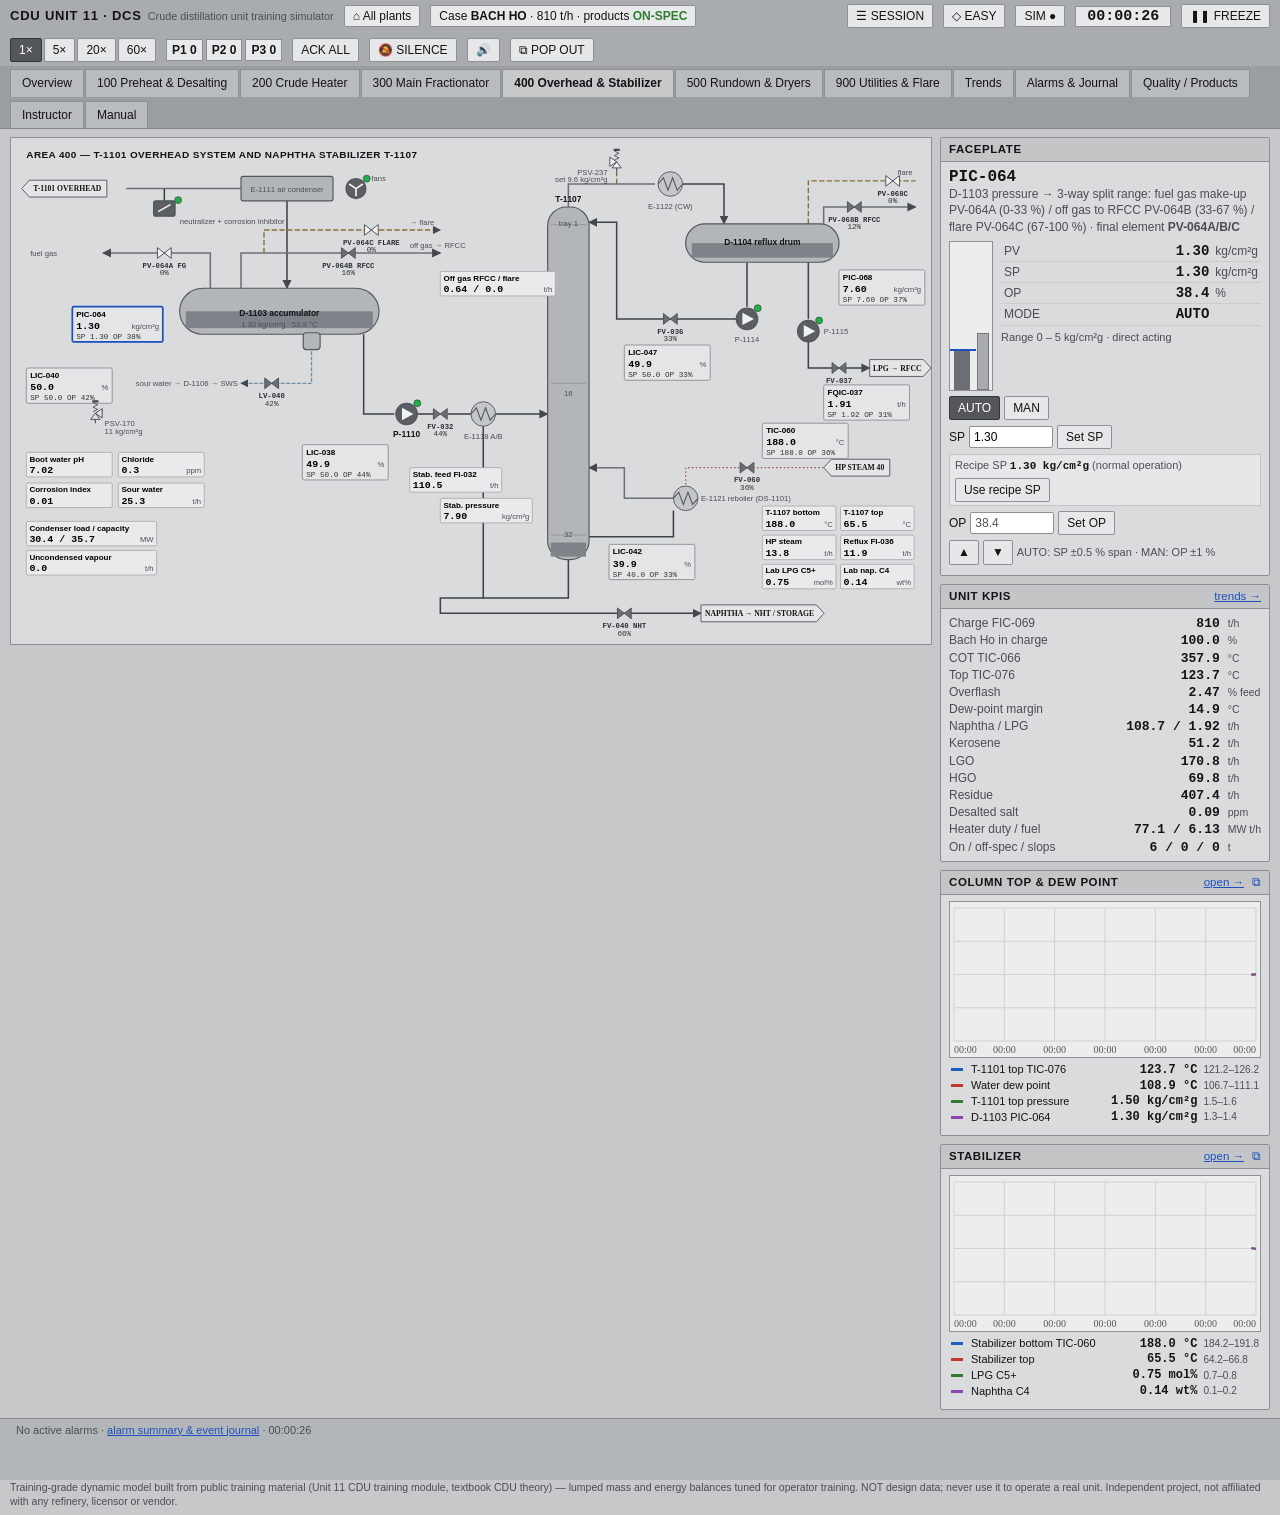
<file: overhead.html>
<!doctype html>
<html lang="en">
<head>
<meta charset="utf-8">
<meta name="viewport" content="width=device-width,initial-scale=1">
<title>CDU DCS — 400 Overhead & Naphtha Stabilizer</title>
<link rel="stylesheet" href="assets/dcs.css?v=20261119124241">
<link rel="manifest" href="manifest.webmanifest"><meta name="theme-color" content="#9b9ea1"><link rel="icon" href="icons/icon-192.png"><link rel="apple-touch-icon" href="icons/icon-192.png">
</head>
<body data-page="overhead">
<div id="hdr"></div>
<div id="main"><section id="view"></section><aside id="side"></aside></div>
<div id="banner"></div>
<script src="assets/model.js?v=20261119124241"></script>
<script src="assets/core.js?v=20261119124241"></script>
<script src="assets/ui.js?v=20261119124241"></script>
<script>
const fx = UI.fx;
UI.page({
  defaultTag: 'PIC-064',
  side: ['kpi', 'trend:top', 'trend:stab'],
  draw(d) {
    d.label(20, 26, 'AREA 400 — T-1101 OVERHEAD SYSTEM AND NAPHTHA STABILIZER T-1107', 'lbl big');
    // ---- overhead vapour, chemicals, air condenser
    d.link(14, 66, 'T-1101 OVERHEAD', 'fract.html#TIC-076', 'l');
    d.pipe([[150, 66], [300, 66]], 'gas', { noArrow: true });
    d.motor(200, 92, 'NEUT', 'sw', ''); d.label(220, 112, 'neutralizer + corrosion inhibitor', 'lbl s');
    d.pipe([[200, 82], [200, 66]], 'hc', { noArrow: true });
    d.rect(300, 50, 120, 32, 'eq', 3); d.label(360, 70, 'E-1111 air condenser', 'lbl s', 'middle');
    d.motor(450, 66, 'E1111', 'fan', ''); d.label(470, 56, 'fans', 'lbl s');
    d.pipe([[360, 82], [360, 196]], 'hc');
    d.ind(20, 500, 'Condenser load / capacity', S => fx(S.p.Qovh, 1) + ' / ' + fx(S.p.Qcap, 1), 'MW', 1, 170, 'E-1111');
    d.ind(20, 538, 'Uncondensed vapour', S => S.p.unc, 't/h', 1, 170, 'E-1111');
    // ---- D-1103 accumulator with water boot
    d.drum(220, 196, 260, 60, '', true);
    d.level(228, 204, 244, 44, S => S.p.L1103);
    d.label(350, 232, 'D-1103 accumulator', 'lbl', 'middle');
    d.dyn(350, 246, S => fx(S.p.P1103, 2) + ' kg/cm²g · ' + fx(S.p.T1103, 1) + ' °C', 'lbl s', 'middle');
    // pressure control PIC-064 3-way split range
    d.pipe([[260, 196], [260, 150], [120, 150]], 'gas');
    d.valve(200, 150, 'PIC-064', false, 'PV-064A FG', S => Math.max(0, (33 - S.ctl['PIC-064'].op) / 33 * 100));
    d.label(60, 154, 'fuel gas', 'lbl s', 'end');
    d.pipe([[300, 196], [300, 150], [560, 150]], 'gas');
    d.valve(440, 150, 'PIC-064', false, 'PV-064B RFCC', S => Math.min(100, Math.max(0, (S.ctl['PIC-064'].op - 33) / 34 * 100)));
    d.label(520, 144, 'off gas → RFCC', 'lbl s');
    d.pipe([[330, 150], [330, 120], [560, 120]], 'flare');
    d.valve(470, 120, 'PIC-064', false, 'PV-064C FLARE', S => Math.max(0, (S.ctl['PIC-064'].op - 67) / 33 * 100));
    d.label(520, 114, '→ flare', 'lbl s');
    d.tag(80, 220, 'PIC-064');
    d.ind(560, 174, 'Off gas RFCC / flare', S => fx(S.p.ogRFCC, 2) + ' / ' + fx(S.p.og64F, 1), 't/h', 1, 150, 'PIC-064');
    // boot water
    d.pipe([[392, 278], [392, 320], [300, 320]], 'water');
    d.valve(340, 320, 'LIC-040');
    d.label(296, 324, 'sour water → D-1106 → SWS', 'lbl s', 'end');
    d.tag(20, 300, 'LIC-040', 112);
    d.psv(110, 360, 'PSV-170', 'r');
    d.ind(20, 410, 'Boot water pH', S => S.p.pH, '', 2, 112, 'AI-PH');
    d.ind(140, 410, 'Chloride', S => S.p.Cl, 'ppm', 1, 112, 'AI-CL');
    d.ind(20, 450, 'Corrosion index', S => S.p.corr, '', 2, 112);
    d.ind(140, 450, 'Sour water', S => S.p.Fsw, 't/h', 1, 112);
    // naphtha to the stabilizer
    d.pipe([[460, 256], [460, 360], [500, 360]], 'hc', { noArrow: true });
    d.motor(516, 360, 'P1110', 'pump', 'P-1110');
    d.pipe([[530, 360], [560, 360]], 'hc', { noArrow: true });
    d.valve(560, 360, 'LIC-038', false, 'FV-032');
    d.pipe([[570, 360], [600, 360]], 'hc', { noArrow: true });
    d.hx(616, 360, ''); d.label(616, 392, 'E-1118 A/B', 'lbl s', 'middle');
    d.pipe([[632, 360], [700, 360]], 'hc');
    d.tag(380, 400, 'LIC-038', 112);
    d.ind(520, 430, 'Stab. feed FI-032', S => S.p.Fsf, 't/h', 1, 120);
    // ---- stabilizer T-1107
    d.column(700, 90, 54, 460, '', [[0.05, ''], [0.5, ''], [0.93, '']]);
    d.label(727, 84, 'T-1107', 'lbl', 'middle');
    d.label(727, 115, 'tray 1', 'lbl s', 'middle'); d.label(727, 336, '16', 'lbl s', 'middle'); d.label(727, 520, '32', 'lbl s', 'middle');
    d.level(704, 500, 46, 46, S => S.p.Lst);
    d.pipe([[727, 90], [727, 60], [840, 60]], 'gas', { noArrow: true });
    d.pipe([[790, 60], [790, 44]], 'flare', { noArrow: true }); d.psv(790, 32, 'PSV-237', 'l');
    d.hx(860, 60, ''); d.label(860, 92, 'E-1122 (CW)', 'lbl s', 'middle');
    d.pipe([[876, 60], [930, 60], [930, 112]], 'hc');
    d.drum(880, 112, 200, 50, '', false);
    d.level(888, 118, 184, 38, S => S.p.L1104);
    d.label(980, 140, 'D-1104 reflux drum', 'lbl', 'middle');
    // PIC-068 split range
    d.pipe([[1060, 112], [1060, 90], [1180, 90]], 'gas');
    d.valve(1100, 90, 'PIC-068', false, 'PV-068B RFCC', S => Math.min(100, Math.max(0, (S.ctl['PIC-068'].op - 33) / 34 * 100)));
    d.pipe([[1040, 112], [1040, 56], [1180, 56]], 'flare', { noArrow: true });
    d.valve(1150, 56, 'PIC-068', false, 'PV-068C', S => Math.max(0, (S.ctl['PIC-068'].op - 67) / 33 * 100));
    d.label(1176, 48, 'flare', 'lbl s', 'end');
    d.tag(1080, 172, 'PIC-068', 112);
    // reflux and LPG
    d.pipe([[960, 162], [960, 220]], 'hc', { noArrow: true });
    d.motor(960, 236, 'P1114', 'pump', '');
    d.label(960, 266, 'P-1114', 'lbl s', 'middle');
    d.pipe([[946, 236], [790, 236], [790, 110], [754, 110]], 'hc');
    d.valve(860, 236, 'LIC-047', false, 'FV-036');
    d.tag(800, 270, 'LIC-047', 112);
    d.pipe([[1040, 162], [1040, 236]], 'hc', { noArrow: true });
    d.motor(1040, 252, 'P1115', 'pump', '');
    d.label(1060, 256, 'P-1115', 'lbl s');
    d.pipe([[1040, 266], [1040, 300], [1120, 300]], 'hc');
    d.valve(1080, 300, 'FQIC-037', false, 'FV-037');
    d.link(1120, 300, 'LPG → RFCC', 'utilities.html');
    d.tag(1060, 322, 'FQIC-037', 112);
    // reboiler and bottoms
    d.link(1060, 430, 'HP STEAM 40', 'utilities.html#PI-HPS', 'l');
    d.pipe([[1060, 430], [900, 430]], 'steam', { noArrow: true });
    d.valve(960, 430, 'TIC-060', false, 'FV-060');
    d.hx(880, 470, ''); d.label(900, 474, 'E-1121 reboiler (DS-1101)', 'lbl s');
    d.pipe([[900, 430], [880, 430], [880, 454]], 'steam', { noArrow: true });
    d.pipe([[754, 520], [864, 520], [864, 486]], 'hc', { noArrow: true }); d.pipe([[864, 470], [800, 470], [800, 430], [754, 430]], 'gas');
    d.tag(980, 372, 'TIC-060', 112);
    d.pipe([[727, 550], [727, 600], [616, 600], [616, 376]], 'hc', { noArrow: true });
    d.pipe([[616, 600], [560, 600], [560, 620], [900, 620]], 'hc');
    d.valve(800, 620, 'LIC-042', false, 'FV-040 NHT', S => Math.min(100, S.ctl['LIC-042'].op * 2));
    d.link(900, 620, 'NAPHTHA → NHT / STORAGE', 'rundown.html#LIC-042');
    d.tag(780, 530, 'LIC-042', 112);
    // stabilizer indicators
    d.ind(980, 480, 'T-1107 bottom', S => S.p.Tst, '°C', 1, 96);
    d.ind(1082, 480, 'T-1107 top', S => S.p.Ttst, '°C', 1, 96);
    d.ind(980, 518, 'HP steam', S => S.p.Fhp, 't/h', 1, 96);
    d.ind(1082, 518, 'Reflux FI-036', S => S.p.Rst, 't/h', 1, 96);
    d.ind(980, 556, 'Lab LPG C5+', S => S.p.lab.C5, 'mol%', 2, 96, 'LAB');
    d.ind(1082, 556, 'Lab nap. C4', S => S.p.lab.C4N, 'wt%', 2, 96, 'LAB');
    d.ind(560, 470, 'Stab. pressure', S => S.p.Pst, 'kg/cm²g', 2, 120, 'PIC-068');
  }
});
</script>
</body>
</html>
</file>
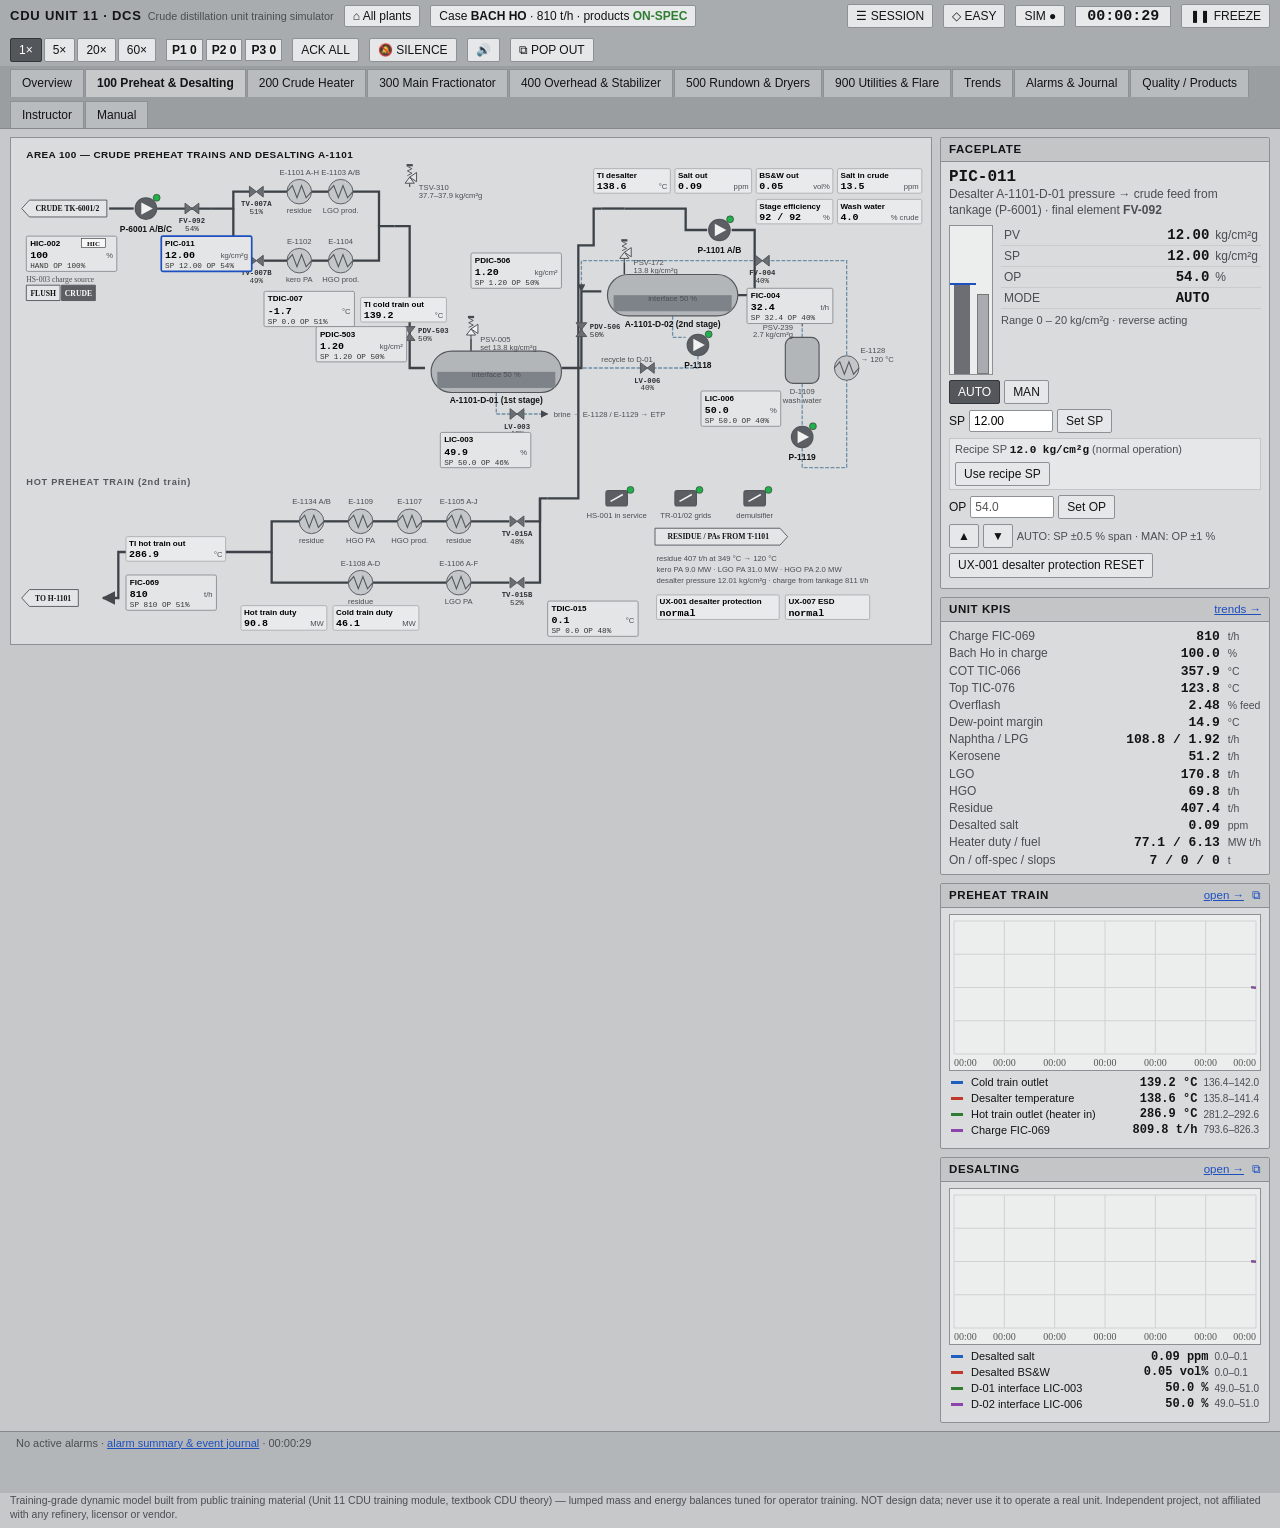
<file: preheat.html>
<!doctype html>
<html lang="en">
<head>
<meta charset="utf-8">
<meta name="viewport" content="width=device-width,initial-scale=1">
<title>CDU DCS — 100 Preheat & Desalting</title>
<link rel="stylesheet" href="assets/dcs.css?v=20261119124241">
<link rel="manifest" href="manifest.webmanifest"><meta name="theme-color" content="#9b9ea1"><link rel="icon" href="icons/icon-192.png"><link rel="apple-touch-icon" href="icons/icon-192.png">
</head>
<body data-page="preheat">
<div id="hdr"></div>
<div id="main"><section id="view"></section><aside id="side"></aside></div>
<div id="banner"></div>
<script src="assets/model.js?v=20261119124241"></script>
<script src="assets/core.js?v=20261119124241"></script>
<script src="assets/ui.js?v=20261119124241"></script>
<script>
const fx = UI.fx;
UI.page({
  defaultTag: 'PIC-011',
  side: ['kpi', 'trend:preheat', 'trend:desalter'],
  draw(d) {
    d.label(20, 26, 'AREA 100 — CRUDE PREHEAT TRAINS AND DESALTING A-1101', 'lbl big');
    // ---- crude from tankage, charge pumps, blend station
    d.link(14, 92, 'CRUDE TK-6001/2', 'utilities.html', 'l');
    d.pipe([[128, 92], [160, 92]], 'crude', { noArrow: true });
    d.motor(176, 92, 'P6001', 'pump', 'P-6001 A/B/C');
    d.tag(20, 128, 'HIC-002');
    d.sel(20, 192, 'HS-003 charge source', ['FLUSH', 'CRUDE'], S => S.feedSrc, v => CDU.cmd({ type: 'src', v }));
    d.pipe([[190, 92], [262, 92]], 'crude', { noArrow: true });
    d.valve(236, 92, 'PIC-011');
    d.tag(196, 128, 'PIC-011');
    d.psv(520, 52, 'TSV-310', 'r');
    // ---- cold train: two branches with TV-007A/B
    d.pipe([[262, 92], [290, 92], [290, 70], [312, 70]], 'crude', { noArrow: true });
    d.pipe([[290, 92], [290, 160], [312, 160]], 'crude', { noArrow: true });
    d.valve(320, 70, 'TDIC-007', false, 'TV-007A', S => S.ctl['TDIC-007'].op);
    d.valve(320, 160, 'TDIC-007', false, 'TV-007B', S => 100 - S.ctl['TDIC-007'].op);
    d.pipe([[330, 70], [360, 70]], 'crude', { noArrow: true }); d.pipe([[330, 160], [360, 160]], 'crude', { noArrow: true });
    d.hx(376, 70, ''); d.label(376, 48, 'E-1101 A-H', 'lbl s', 'middle'); d.label(376, 98, 'residue', 'lbl s', 'middle');
    d.hx(430, 70, ''); d.label(430, 48, 'E-1103 A/B', 'lbl s', 'middle'); d.label(430, 98, 'LGO prod.', 'lbl s', 'middle');
    d.hx(376, 160, ''); d.label(376, 138, 'E-1102', 'lbl s', 'middle'); d.label(376, 188, 'kero PA', 'lbl s', 'middle');
    d.hx(430, 160, ''); d.label(430, 138, 'E-1104', 'lbl s', 'middle'); d.label(430, 188, 'HGO prod.', 'lbl s', 'middle');
    d.pipe([[392, 70], [414, 70]], 'crude', { noArrow: true }); d.pipe([[392, 160], [414, 160]], 'crude', { noArrow: true });
    d.pipe([[446, 70], [480, 70], [480, 115]], 'crude', { noArrow: true }); d.pipe([[446, 160], [480, 160], [480, 115], [500, 115]], 'crude', { noArrow: true });
    d.tag(330, 200, 'TDIC-007');
    d.ind(456, 208, 'TI cold train out', S => S.p.Tcold, '°C', 1, 112);
    // ---- desalter 1st stage
    d.pipe([[500, 115], [520, 115], [520, 300], [540, 300]], 'crude', { noArrow: true });
    d.valve(520, 255, 'PDIC-503', true);
    d.tag(398, 246, 'PDIC-503');
    d.drum(548, 278, 170, 54, 'A-1101-D-01 (1st stage)');
    d.level(556, 284, 154, 42, S => S.p.L1);
    d.dyn(633, 312, S => S.eq.DSAL ? 'interface ' + fx(S.p.L1, 0) + ' %' : 'BYPASSED', 'lbl s', 'middle');
    d.pipe([[600, 278], [600, 262]], 'hc', { noArrow: true }); d.psv(600, 250, 'PSV-005', 'r');
    // brine from D-01
    d.pipe([[633, 332], [633, 360], [700, 360]], 'water');
    d.valve(660, 360, 'LIC-003'); d.label(708, 364, 'brine → E-1128 / E-1129 → ETP', 'lbl s');
    d.tag(560, 384, 'LIC-003');
    // ---- desalter 2nd stage
    d.pipe([[718, 300], [744, 300], [744, 200], [770, 200]], 'crude', { noArrow: true });
    d.valve(744, 250, 'PDIC-506', true);
    d.tag(600, 150, 'PDIC-506');
    d.drum(778, 178, 170, 54, 'A-1101-D-02 (2nd stage)');
    d.level(786, 184, 154, 42, S => S.p.L2);
    d.dyn(863, 212, S => S.eq.DSAL ? 'interface ' + fx(S.p.L2, 0) + ' %' : 'BYPASSED', 'lbl s', 'middle');
    d.pipe([[800, 178], [800, 162]], 'hc', { noArrow: true }); d.psv(800, 150, 'PSV-172', 'r');
    d.motor(790, 470, 'DSAL', 'sw', ''); d.label(790, 496, 'HS-001 in service', 'lbl s', 'middle');
    d.motor(880, 470, 'XFMR', 'sw', ''); d.label(880, 496, 'TR-01/02 grids', 'lbl s', 'middle');
    d.motor(970, 470, 'DEMUL', 'sw', ''); d.label(970, 496, 'demulsifier', 'lbl s', 'middle');
    // recycle water D-02 → D-01 (P-1118) and fresh wash water (P-1119)
    d.pipe([[863, 232], [863, 260], [880, 260]], 'water', { noArrow: true });
    d.motor(896, 270, 'P1118', 'pump', 'P-1118');
    d.pipe([[896, 284], [896, 300], [744, 300]], 'water', { noArrow: true });
    d.valve(830, 300, 'LIC-006'); d.label(770, 292, 'recycle to D-01', 'lbl s');
    d.tag(900, 330, 'LIC-006', 104);
    d.rect(1010, 260, 44, 60, 'eq', 10); d.label(1032, 334, 'D-1109', 'lbl s', 'middle'); d.label(1032, 346, 'wash water', 'lbl s', 'middle');
    d.pipe([[1032, 260], [1032, 246]], 'water', { noArrow: true }); d.psv(1032, 234, 'PSV-239', 'l');
    d.motor(1032, 390, 'P1119', 'pump', 'P-1119');
    d.pipe([[1032, 320], [1032, 376]], 'water', { noArrow: true });
    d.pipe([[1032, 404], [1032, 430], [1090, 430], [1090, 160], [744, 160], [744, 200]], 'water');
    d.hx(1090, 300, ''); d.label(1108, 280, 'E-1128', 'lbl s'); d.label(1108, 292, '→ 120 °C', 'lbl s');
    d.valve(980, 160, 'FIC-004');
    d.tag(960, 196, 'FIC-004', 112);
    // ---- desalted crude → booster → hot train
    d.pipe([[948, 205], [970, 205], [970, 120], [940, 120]], 'crude', { noArrow: true });
    d.motor(924, 120, 'P1101', 'pump', 'P-1101 A/B');
    d.pipe([[908, 120], [880, 120], [880, 92], [800, 92]], 'crude', { noArrow: true });
    d.ind(760, 40, 'TI desalter', S => S.p.Tdes, '°C', 1, 100, 'TI-DES');
    d.ind(866, 40, 'Salt out', S => S.p.salt, 'ppm', 2, 100, 'AI-SALT');
    d.ind(972, 40, 'BS&W out', S => S.p.bsw, 'vol%', 2, 100, 'AI-BSW');
    d.ind(1078, 40, 'Salt in crude', S => S.p.saltIn, 'ppm', 1, 110);
    d.ind(972, 80, 'Stage efficiency', S => fx(S.p.eff1 * 100, 0) + ' / ' + fx(S.p.eff2 * 100, 0), '%', 0, 100);
    d.ind(1078, 80, 'Wash water', S => S.p.wash, '% crude', 1, 110);
    // hot train branches A/B with TV-015A/B
    d.pipe([[800, 92], [770, 92]], 'crude', { noArrow: true });
    d.label(20, 452, 'HOT PREHEAT TRAIN (2nd train)', 'lbl area');
    d.pipe([[770, 92], [760, 92], [760, 140], [740, 140], [740, 470], [700, 470]], 'crude', { noArrow: true });
    d.pipe([[700, 470], [690, 470], [690, 500], [670, 500]], 'crude', { noArrow: true });
    d.pipe([[690, 470], [690, 580], [670, 580]], 'crude', { noArrow: true });
    d.valve(660, 500, 'TDIC-015', false, 'TV-015A', S => S.ctl['TDIC-015'].op);
    d.valve(660, 580, 'TDIC-015', false, 'TV-015B', S => 100 - S.ctl['TDIC-015'].op);
    d.pipe([[650, 500], [600, 500]], 'crude', { noArrow: true }); d.pipe([[650, 580], [600, 580]], 'crude', { noArrow: true });
    [[584, 500, 'E-1105 A-J', 'residue'], [520, 500, 'E-1107', 'HGO prod.'], [456, 500, 'E-1109', 'HGO PA'], [392, 500, 'E-1134 A/B', 'residue'],
     [584, 580, 'E-1106 A-F', 'LGO PA'], [456, 580, 'E-1108 A-D', 'residue']].forEach(([x, y, t, s]) => { d.hx(x, y, ''); d.label(x, y - 22, t, 'lbl s', 'middle'); d.label(x, y + 28, s, 'lbl s', 'middle'); });
    d.pipe([[568, 500], [536, 500]], 'crude', { noArrow: true }); d.pipe([[504, 500], [472, 500]], 'crude', { noArrow: true }); d.pipe([[440, 500], [408, 500]], 'crude', { noArrow: true });
    d.pipe([[568, 580], [472, 580]], 'crude', { noArrow: true });
    d.pipe([[376, 500], [340, 500], [340, 540], [300, 540]], 'crude', { noArrow: true }); d.pipe([[440, 580], [340, 580], [340, 540]], 'crude', { noArrow: true });
    d.tag(700, 604, 'TDIC-015', 118);
    d.ind(150, 520, 'TI hot train out', S => S.p.Thot, '°C', 1, 130);
    d.pipe([[300, 540], [140, 540], [140, 600], [120, 600]], 'crude');
    d.link(14, 600, 'TO H-1101', 'heater.html#TIC-066', 'l');
    d.tag(150, 570, 'FIC-069');
    d.ind(300, 610, 'Hot train duty', S => S.p.Qhot, 'MW', 1, 112);
    d.ind(420, 610, 'Cold train duty', S => S.p.Qcold, 'MW', 1, 112);
    // hot-side sources
    d.link(840, 520, 'RESIDUE / PAs FROM T-1101', 'fract.html#LIC-007');
    d.dyn(842, 552, S => 'residue ' + fx(S.p.FresProd, 0) + ' t/h at ' + fx(S.p.Tbot, 0) + ' °C → ' + fx(S.p.TresB, 0) + ' °C', 'lbl s');
    d.dyn(842, 566, S => 'kero PA ' + fx(S.p.QkPA, 1) + ' MW · LGO PA ' + fx(S.p.QlPA, 1) + ' MW · HGO PA ' + fx(S.p.QhPA, 1) + ' MW', 'lbl s');
    d.dyn(842, 580, S => 'desalter pressure ' + fx(S.p.Pd, 2) + ' kg/cm²g · charge from tankage ' + fx(S.p.Fin, 0) + ' t/h', 'lbl s');
    d.ind(842, 596, 'UX-001 desalter protection', S => S.sis.cut.ux001 ? 'TRIPPED' : 'normal', '', 0, 160, 'UX-001');
    d.ind(1010, 596, 'UX-007 ESD', S => S.sis.esd ? 'ACTIVE' : 'normal', '', 0, 110, 'UX-007');
  }
});
</script>
</body>
</html>
</file>
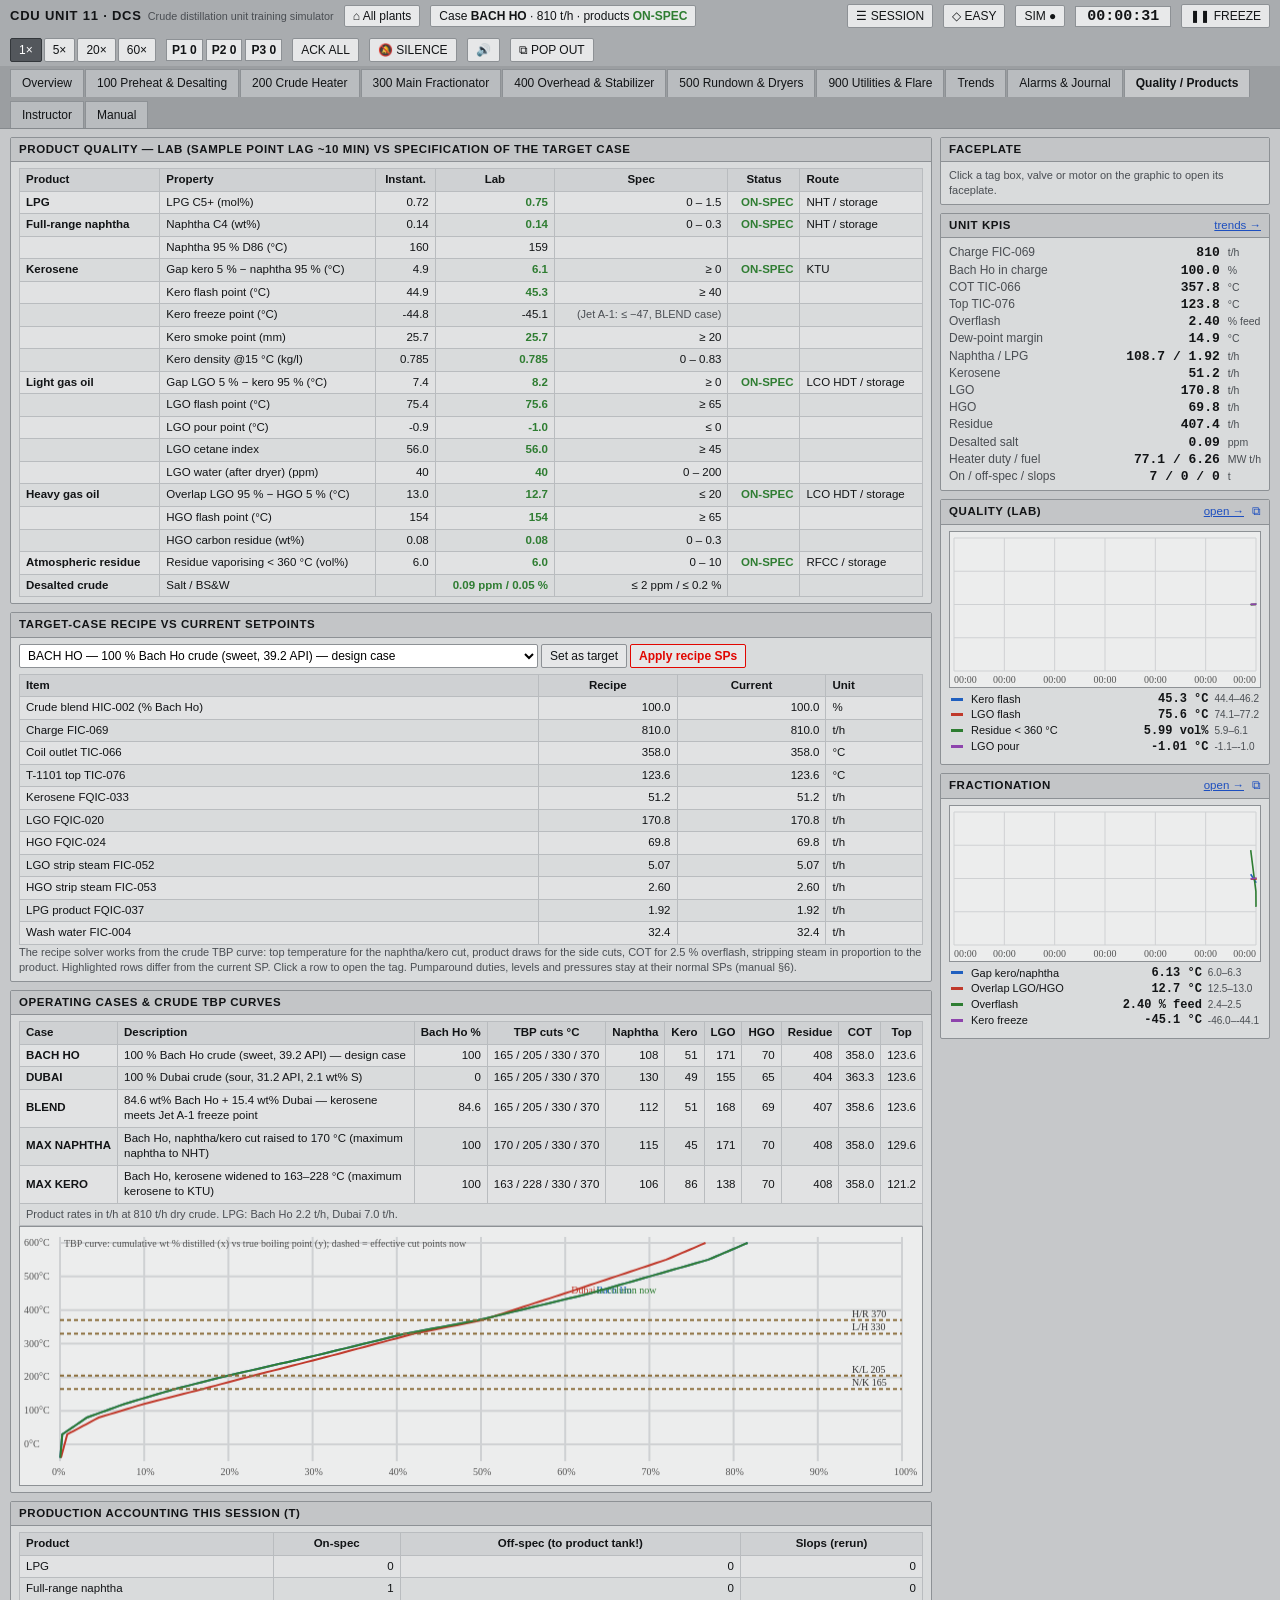
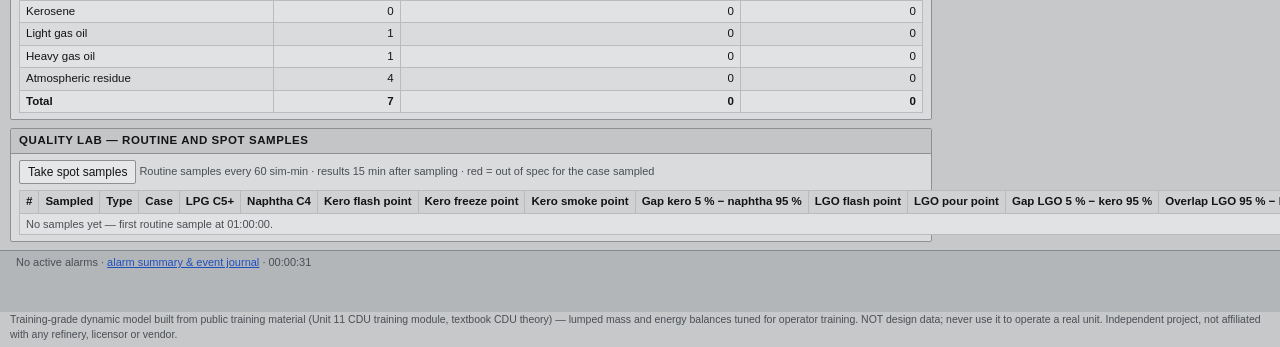
<file: quality.html>
<!doctype html>
<html lang="en">
<head>
<meta charset="utf-8">
<meta name="viewport" content="width=device-width,initial-scale=1">
<title>CDU DCS — Quality / Products</title>
<link rel="stylesheet" href="assets/dcs.css?v=20261119124241">
<link rel="manifest" href="manifest.webmanifest"><meta name="theme-color" content="#9b9ea1"><link rel="icon" href="icons/icon-192.png"><link rel="apple-touch-icon" href="icons/icon-192.png">
<style>.tbp{width:100%;height:260px;display:block;background:#eceded;border:1px solid var(--line)}</style>
</head>
<body data-page="quality">
<div id="hdr"></div>
<div id="main"><section id="view"></section><aside id="side"></aside></div>
<div id="banner"></div>
<script src="assets/model.js?v=20261119124241"></script>
<script src="assets/core.js?v=20261119124241"></script>
<script src="assets/ui.js?v=20261119124241"></script>
<script>
const fx = UI.fx;
let pick = null;
const specTxt = (r) => !r ? '' : r[0] <= -900 ? '≤ ' + r[1] : r[1] >= 900 ? '≥ ' + r[0] : r[0] + ' – ' + r[1];
UI.page({
  graphic: false, side: ['kpi', 'trend:quality', 'trend:cuts'],
  body(view) {
    // ---- product specification status
    const sc = UI.card('Product quality — lab (sample point lag ~10 min) vs specification of the target case', '');
    const st = UI.h('table', { class: 't' }); sc.querySelector('.bd').append(st);
    UI.bind(st, (S) => {
      const g = CDU.GRADES[S.target];
      let html = '<tr><th class="l">Product</th><th class="l">Property</th><th>Instant.</th><th>Lab</th><th>Spec</th><th>Status</th><th class="l">Route</th></tr>';
      const rmap = { LPG: 'NAP', NAP: 'NAP', KERO: 'KERO', LGO: 'LGO', HGO: 'HGO', RES: 'RES' };
      for (const pr in CDU.PRODUCTS) {
        const keys = Object.keys(CDU.PROPS).filter(k => CDU.PROPS[k].prod === pr);
        keys.forEach((k, i) => {
          const P = CDU.PROPS[k], r = g.spec[k], v = S.p.lab[k], bad = r && v != null && (v < r[0] || v > r[1]);
          html += `<tr><td class="l">${i === 0 ? '<b>' + CDU.PRODUCTS[pr] + '</b>' : ''}</td><td class="l">${P.label}${P.unit ? ' (' + P.unit + ')' : ''}</td><td>${fx(S.p.inst[k], P.dec)}</td><td class="${bad ? 'bad' : r ? 'okc' : ''}">${fx(v, P.dec)}</td><td>${specTxt(r)}${P.jet && !g.jet ? '<span class="hint"> (Jet A-1: ≤ −47, BLEND case)</span>' : ''}</td>` +
            `<td>${i === 0 ? (S.p.F < 100 ? '—' : S.p.ok[pr] ? '<b style="color:var(--ok)">ON-SPEC</b>' : '<b style="color:var(--p1)">OFF-SPEC</b>') : ''}</td><td class="l">${i === 0 ? (S.route[rmap[pr]] === 'SLOPS' ? 'SLOPS' : CDU.ROUTES[rmap[pr]][1]) : ''}</td></tr>`;
        });
      }
      html += `<tr><td class="l"><b>Desalted crude</b></td><td class="l">Salt / BS&W</td><td></td><td class="${S.p.salt > 2 || S.p.bsw > 0.2 ? 'bad' : 'okc'}">${fx(S.p.salt, 2)} ppm / ${fx(S.p.bsw, 2)} %</td><td>≤ 2 ppm / ≤ 0.2 %</td><td></td><td></td></tr>`;
      st.innerHTML = html;
    });
    view.append(sc);

    // ---- recipe vs current SP
    const rc = UI.card('Target-case recipe vs current setpoints', '');
    const bd = rc.querySelector('.bd');
    const sel = UI.h('select'); for (const g in CDU.GRADES) sel.append(UI.h('option', { value: g }, g + ' — ' + CDU.GRADES[g].desc));
    sel.addEventListener('change', () => pick = sel.value);
    const bT = UI.h('button', { on: { click: () => CDU.cmd({ type: 'target', grade: sel.value }) } }, 'Set as target');
    const bA = UI.h('button', { class: 'warn', on: { click: () => CDU.cmd({ type: 'recipe', grade: sel.value }) } }, 'Apply recipe SPs');
    const row = UI.h('div', { class: 'tabs' }); row.append(sel, bT, bA);
    const tb = UI.h('table', { class: 't', style: 'margin-top:6px' });
    bd.append(row, tb, UI.h('div', { class: 'hint' }, 'The recipe solver works from the crude TBP curve: top temperature for the naphtha/kero cut, product draws for the side cuts, COT for 2.5 % overflash, stripping steam in proportion to the product. Highlighted rows differ from the current SP. Click a row to open the tag. Pumparound duties, levels and pressures stay at their normal SPs (manual §6).'));
    const hardNote = UI.h('div', { class: 'note', style: 'margin-top:6px;border-left:4px solid var(--p2);background:#f4ecd2;padding:6px 10px' },
      '<b>HARD mode:</b> recipe values are hidden. Work out each setpoint from the manual (recipe tables in §6) and enter it on the faceplate.');
    bd.append(hardNote);
    UI.bind(tb, (S) => {
      if (!pick) pick = S.target; if (document.activeElement !== sel) sel.value = pick;
      const g = pick, hard = S.level === 'hard';
      bA.style.display = hard ? 'none' : ''; hardNote.style.display = hard ? '' : 'none';
      rc.querySelector('h3').firstChild.textContent = hard ? 'Current setpoints (target case ' + S.target + ')' : 'Target-case recipe vs current setpoints';
      tb.innerHTML = '<tr><th class="l">Item</th>' + (hard ? '' : '<th>Recipe</th>') + '<th>Current</th><th class="l">Unit</th></tr>' + CDU.recipeItems(g).map(([lab, key, val, u]) => {
        const cur = CDU.currentValue(S, key), same = CDU.sameVal(cur, val), dec = Math.abs(val) < 10 ? 2 : 1;
        return `<tr class="clk" data-tag="${key}"><td class="l">${lab}</td>` + (hard ? '' : `<td>${fx(val, dec)}</td>`) + `<td class="${same || hard ? '' : 'diff'}">${fx(cur, dec)}</td><td class="l">${u}</td></tr>`; }).join('');
    });
    tb.addEventListener('click', (e) => { const r = e.target.closest('tr[data-tag]'); if (r && r.dataset.tag) UI.go(r.dataset.tag); });
    view.append(rc);

    // ---- case library + TBP curves
    const gl = UI.card('Operating cases & crude TBP curves');
    const gt = UI.h('table', { class: 't' });
    let html = '<tr><th class="l">Case</th><th class="l">Description</th><th>Bach Ho %</th><th>TBP cuts °C</th><th>Naphtha</th><th>Kero</th><th>LGO</th><th>HGO</th><th>Residue</th><th>COT</th><th>Top</th></tr>';
    for (const k in CDU.GRADES) { const g = CDU.GRADES[k], r = CDU.solveRecipe(k);
      html += `<tr><td class="l"><b>${k}</b></td><td class="l" style="white-space:normal">${g.desc}</td><td>${g.bh}</td><td>${g.cuts.join(' / ')}</td><td>${fx(r.nap, 0)}</td><td>${fx(r.kero, 0)}</td><td>${fx(r.lgo, 0)}</td><td>${fx(r.hgo, 0)}</td><td>${fx(r.res, 0)}</td><td>${fx(r.COT, 1)}</td><td>${fx(r.Ttop, 1)}</td></tr>`; }
    gt.innerHTML = html + '<tr><td colspan="11" class="l hint">Product rates in t/h at 810 t/h dry crude. LPG: Bach Ho 2.2 t/h, Dubai 7.0 t/h.</td></tr>';
    const cv = UI.h('canvas', { class: 'tbp', height: 260 });
    gl.querySelector('.bd').append(gt, cv);
    let drawn = false;
    UI.bind(cv, (S) => {
      const dpr = window.devicePixelRatio || 1, W = cv.clientWidth || 600, H = 260;
      if (!drawn || cv.width !== Math.round(W * dpr)) { cv.width = Math.round(W * dpr); cv.height = Math.round(H * dpr); drawn = true; }
      const x = cv.getContext('2d'); x.setTransform(dpr, 0, 0, dpr, 0, 0); x.clearRect(0, 0, W, H);
      const X = (t) => 40 + (W - 60) * t / 100, Y = (T) => H - 24 - (H - 40) * (T + 50) / 650;
      x.strokeStyle = '#cfd1d3'; x.font = '10px Segoe UI'; x.fillStyle = '#555';
      for (let t = 0; t <= 100; t += 10) { x.beginPath(); x.moveTo(X(t), 10); x.lineTo(X(t), H - 24); x.stroke(); x.fillText(t + '%', X(t) - 8, H - 10); }
      for (let T = 0; T <= 600; T += 100) { x.beginPath(); x.moveTo(40, Y(T)); x.lineTo(W - 20, Y(T)); x.stroke(); x.fillText(T + '°C', 4, Y(T) + 3); }
      const curve = (xb, col, lab) => { x.strokeStyle = col; x.lineWidth = 2; x.beginPath(); for (let T = -40; T <= 600; T += 5) { const c = CDU.cum(xb, 1, T); T === -40 ? x.moveTo(X(c), Y(T)) : x.lineTo(X(c), Y(T)); } x.stroke(); x.fillStyle = col; x.fillText(lab, X(CDU.cum(xb, 1, 450)) + 6, Y(450)); };
      curve(1, '#1f5fbf', 'Bach Ho'); curve(0, '#c0392b', 'Dubai'); curve(S.p.xCol, '#2e7d32', 'in column now');
      x.fillStyle = '#333'; x.strokeStyle = '#8a6d3b'; x.setLineDash([4, 3]);
      for (const [k, lab] of [['cutNK', 'N/K'], ['cutKL', 'K/L'], ['cutLH', 'L/H'], ['cutHR', 'H/R']]) { const T = S.p[k]; if (!T) continue; x.beginPath(); x.moveTo(40, Y(T)); x.lineTo(W - 20, Y(T)); x.stroke(); x.fillText(lab + ' ' + fx(T, 0), W - 70, Y(T) - 3); }
      x.setLineDash([]); x.fillStyle = '#555'; x.fillText('TBP curve: cumulative wt % distilled (x) vs true boiling point (y); dashed = effective cut points now', 44, 20);
    });
    view.append(gl);

    // ---- tonnage
    const tc = UI.card('Production accounting this session (t)');
    const tt = UI.h('table', { class: 't' }); tc.querySelector('.bd').append(tt);
    UI.bind(tt, (S) => {
      tt.innerHTML = '<tr><th class="l">Product</th><th>On-spec</th><th>Off-spec (to product tank!)</th><th>Slops (rerun)</th></tr>' + Object.keys(CDU.PRODUCTS).map(k => { const r = S.prodTons[k] || { on: 0, off: 0, slop: 0 };
        return `<tr><td class="l">${CDU.PRODUCTS[k]}</td><td>${fx(r.on, 0)}</td><td class="${r.off > 1 ? 'bad' : ''}">${fx(r.off, 0)}</td><td>${fx(r.slop, 0)}</td></tr>`; }).join('') +
        `<tr><td class="l"><b>Total</b></td><td><b>${fx(S.tons.on, 0)}</b></td><td><b>${fx(S.tons.off, 0)}</b></td><td><b>${fx(S.tons.slop, 0)}</b></td></tr>`;
    });
    view.append(tc);

    // ---- lab results
    const lab = UI.card('Quality lab — routine and spot samples', '');
    const sp = UI.h('button', { on: { click: () => CDU.cmd({ type: 'spot' }) } }, 'Take spot samples');
    const lt = UI.h('table', { class: 't', style: 'margin-top:6px' });
    lab.querySelector('.bd').append(UI.h('div', { class: 'tabs' }), lt);
    lab.querySelector('.tabs').append(sp, UI.h('span', { class: 'hint', style: 'align-self:center' }, 'Routine samples every 60 sim-min · results 15 min after sampling · red = out of spec for the case sampled'));
    const keys = ['C5', 'C4N', 'KFL', 'FRZ', 'SMK', 'GNK', 'LFL', 'POUR', 'GKL', 'OLH', 'CCR', 'R360'];
    UI.bind(lt, (S) => {
      lt.innerHTML = '<tr><th>#</th><th>Sampled</th><th class="l">Type</th><th class="l">Case</th>' + keys.map(k => `<th>${CDU.PROPS[k].label.replace(/ \(.*\)/, '')}</th>`).join('') + '<th>Salt</th></tr>' +
        (S.lab.length ? S.lab.map(s => {
          const ready = S.t >= s.due, g = CDU.GRADES[s.grade];
          return `<tr><td>${s.no}</td><td>${CDU.fmtT(s.t)}</td><td class="l">${s.kind}</td><td class="l">${s.grade}</td>` + keys.map(k => {
            if (!ready) return '<td class="hint">pending</td>';
            const v = s.props[k], r = g.spec[k], bad = r && v != null && (v < r[0] || v > r[1]);
            return `<td class="${bad ? 'bad' : (r ? 'okc' : '')}">${fx(v, CDU.PROPS[k].dec)}</td>`; }).join('') +
            `<td class="${ready && s.salt > 2 ? 'bad' : ''}">${ready ? fx(s.salt, 2) : '…'}</td></tr>`;
        }).join('') : `<tr><td colspan="17" class="l hint">No samples yet — first routine sample at ${CDU.fmtT(S.nextSample)}.</td></tr>`);
    });
    view.append(lab);
  }
});
</script>
</body>
</html>
</file>
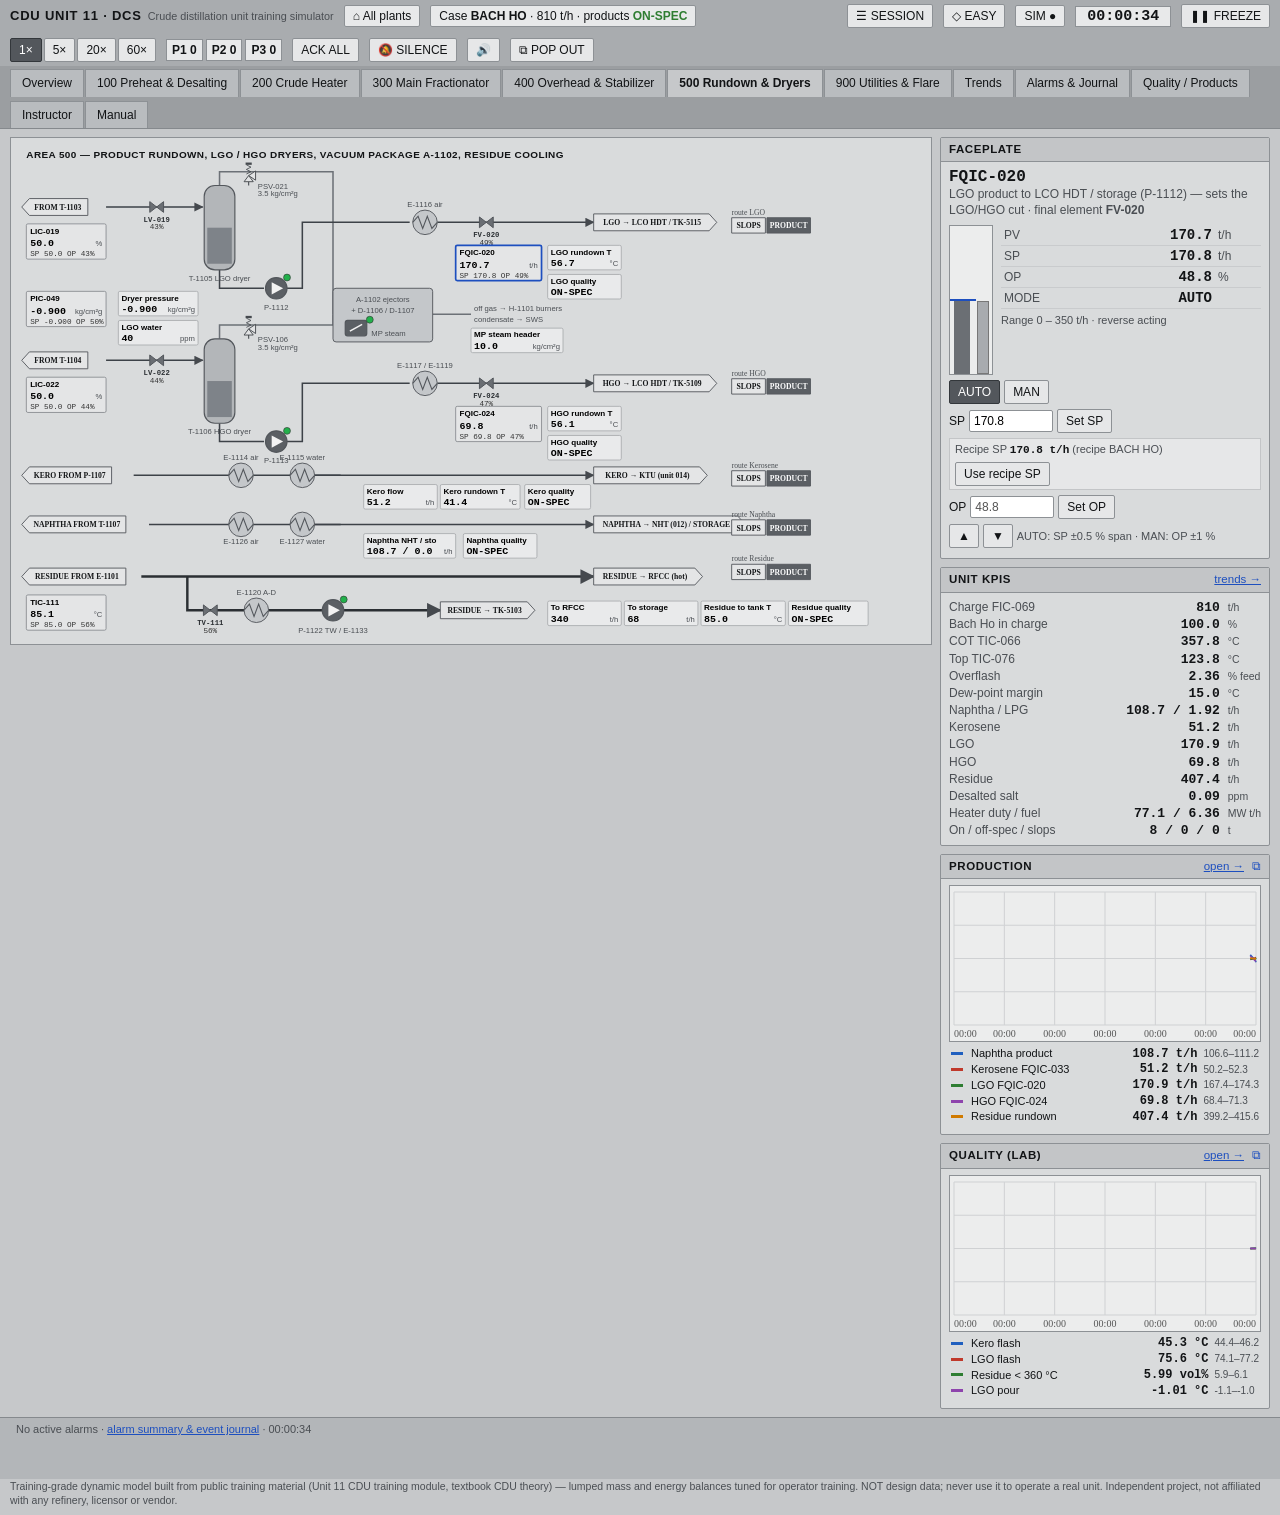
<file: rundown.html>
<!doctype html>
<html lang="en">
<head>
<meta charset="utf-8">
<meta name="viewport" content="width=device-width,initial-scale=1">
<title>CDU DCS — 500 Product Rundown & Dryers</title>
<link rel="stylesheet" href="assets/dcs.css?v=20261119124241">
<link rel="manifest" href="manifest.webmanifest"><meta name="theme-color" content="#9b9ea1"><link rel="icon" href="icons/icon-192.png"><link rel="apple-touch-icon" href="icons/icon-192.png">
</head>
<body data-page="rundown">
<div id="hdr"></div>
<div id="main"><section id="view"></section><aside id="side"></aside></div>
<div id="banner"></div>
<script src="assets/model.js?v=20261119124241"></script>
<script src="assets/core.js?v=20261119124241"></script>
<script src="assets/ui.js?v=20261119124241"></script>
<script>
const fx = UI.fx;
const spec = (pr) => (S) => S.p.F < 100 ? '—' : (S.p.ok && S.p.ok[pr] ? 'ON-SPEC' : 'OFF-SPEC');
const route = (d, x, y, k) => d.sel(x, y, 'route ' + CDU.ROUTES[k][0], ['SLOPS', 'PRODUCT'], S => S.route[k], v => CDU.cmd({ type: 'route', k, v }));
UI.page({
  defaultTag: 'FQIC-020',
  side: ['kpi', 'trend:prod', 'trend:quality'],
  draw(d) {
    d.label(20, 26, 'AREA 500 — PRODUCT RUNDOWN, LGO / HGO DRYERS, VACUUM PACKAGE A-1102, RESIDUE COOLING', 'lbl big');
    // ---- LGO: T-1103 → LV-019 → dryer T-1105 → P-1112 → E-1116 → FQIC-020
    d.link(14, 90, 'FROM T-1103', 'fract.html#LIC-013', 'l');
    d.pipe([[124, 90], [250, 90]], 'hc'); d.valve(190, 90, 'LIC-019');
    d.rect(252, 62, 40, 110, 'eq', 14); d.level(256, 70, 32, 94, S => S.p.Ld1); d.label(272, 186, 'T-1105 LGO dryer', 'lbl s', 'middle');
    d.psv(310, 50, 'PSV-021', 'r');
    d.pipe([[272, 62], [272, 44], [420, 44], [420, 230]], 'gas', { noArrow: true });
    d.pipe([[272, 172], [272, 196], [330, 196]], 'hc', { noArrow: true });
    d.motor(346, 196, 'P1112', 'pump', ''); d.label(346, 224, 'P-1112', 'lbl s', 'middle');
    d.pipe([[360, 196], [380, 196], [380, 110], [520, 110]], 'hc', { noArrow: true });
    d.hx(540, 110, ''); d.label(540, 90, 'E-1116 air', 'lbl s', 'middle');
    d.pipe([[556, 110], [760, 110]], 'hc'); d.valve(620, 110, 'FQIC-020');
    d.link(760, 110, 'LGO → LCO HDT / TK-5115', 'quality.html#LAB');
    d.tag(20, 112, 'LIC-019', 104); d.tag(580, 140, 'FQIC-020', 112);
    d.ind(700, 140, 'LGO rundown T', S => S.p.Tlgo, '°C', 1, 96);
    d.ind(700, 178, 'LGO quality', spec('LGO'), '', 0, 96, 'LAB');
    route(d, 940, 104, 'LGO');
    // ---- HGO: T-1104 → LV-022 → dryer T-1106 → P-1113 → E-1117/1119 → FQIC-024
    d.link(14, 290, 'FROM T-1104', 'fract.html#LIC-016', 'l');
    d.pipe([[124, 290], [250, 290]], 'hc'); d.valve(190, 290, 'LIC-022');
    d.rect(252, 262, 40, 110, 'eq', 14); d.level(256, 270, 32, 94, S => S.p.Ld2); d.label(272, 386, 'T-1106 HGO dryer', 'lbl s', 'middle');
    d.psv(310, 250, 'PSV-106', 'r');
    d.pipe([[272, 262], [272, 244], [420, 244], [420, 230]], 'gas', { noArrow: true });
    d.pipe([[272, 372], [272, 396], [330, 396]], 'hc', { noArrow: true });
    d.motor(346, 396, 'P1113', 'pump', ''); d.label(346, 424, 'P-1113', 'lbl s', 'middle');
    d.pipe([[360, 396], [380, 396], [380, 320], [520, 320]], 'hc', { noArrow: true });
    d.hx(540, 320, ''); d.label(540, 300, 'E-1117 / E-1119', 'lbl s', 'middle');
    d.pipe([[556, 320], [760, 320]], 'hc'); d.valve(620, 320, 'FQIC-024');
    d.link(760, 320, 'HGO → LCO HDT / TK-5109', 'quality.html#LAB');
    d.tag(20, 312, 'LIC-022', 104); d.tag(580, 350, 'FQIC-024', 112);
    d.ind(700, 350, 'HGO rundown T', S => S.p.Thgo, '°C', 1, 96);
    d.ind(700, 388, 'HGO quality', spec('HGO'), '', 0, 96, 'LAB');
    route(d, 940, 314, 'HGO');
    // ---- vacuum package
    d.rect(420, 196, 130, 70, 'eq2', 4); d.label(485, 214, 'A-1102 ejectors', 'lbl s', 'middle'); d.label(485, 228, '+ D-1106 / D-1107', 'lbl s', 'middle');
    d.motor(450, 248, 'EJ', 'sw', ''); d.label(470, 258, 'MP steam', 'lbl s');
    d.pipe([[550, 230], [600, 230]], 'gas', { noArrow: true }); d.label(604, 226, 'off gas → H-1101 burners', 'lbl s'); d.label(604, 240, 'condensate → SWS', 'lbl s');
    d.tag(20, 200, 'PIC-049', 104);
    d.ind(140, 200, 'Dryer pressure', S => S.p.Pdry, 'kg/cm²g', 3, 104, 'PIC-049');
    d.ind(140, 238, 'LGO water', S => S.p.ppmW, 'ppm', 0, 104, 'LAB');
    d.ind(600, 248, 'MP steam header', S => S.p.mpP, 'kg/cm²g', 1, 120, 'PI-MPS');
    // ---- kerosene
    d.link(14, 440, 'KERO FROM P-1107', 'fract.html#FQIC-033', 'l');
    d.pipe([[160, 440], [430, 440]], 'hc', { noArrow: true });
    d.hx(300, 440, ''); d.label(300, 420, 'E-1114 air', 'lbl s', 'middle');
    d.hx(380, 440, ''); d.label(380, 420, 'E-1115 water', 'lbl s', 'middle');
    d.pipe([[396, 440], [760, 440]], 'hc');
    d.link(760, 440, 'KERO → KTU (unit 014)', 'quality.html#LAB');
    d.ind(460, 452, 'Kero flow', S => S.p.Fkero, 't/h', 1, 96); d.ind(560, 452, 'Kero rundown T', S => S.p.Tkero, '°C', 1, 104); d.ind(670, 452, 'Kero quality', spec('KERO'), '', 0, 86, 'LAB');
    route(d, 940, 434, 'KERO');
    // ---- naphtha
    d.link(14, 504, 'NAPHTHA FROM T-1107', 'overhead.html#LIC-042', 'l');
    d.pipe([[180, 504], [430, 504]], 'hc', { noArrow: true });
    d.hx(300, 504, ''); d.label(300, 530, 'E-1126 air', 'lbl s', 'middle');
    d.hx(380, 504, ''); d.label(380, 530, 'E-1127 water', 'lbl s', 'middle');
    d.pipe([[396, 504], [760, 504]], 'hc');
    d.link(760, 504, 'NAPHTHA → NHT (012) / STORAGE', 'quality.html#LAB');
    d.ind(460, 516, 'Naphtha NHT / sto', S => fx(S.p.Fnap, 1) + ' / ' + fx(S.p.FnapSto, 1), 't/h', 1, 120); d.ind(590, 516, 'Naphtha quality', spec('NAP'), '', 0, 96, 'LAB');
    route(d, 940, 498, 'NAP');
    // ---- residue
    d.link(14, 572, 'RESIDUE FROM E-1101', 'preheat.html#TDIC-007', 'l');
    d.pipe([[170, 572], [760, 572]], 'res');
    d.link(760, 572, 'RESIDUE → RFCC (hot)', 'quality.html#LAB');
    d.pipe([[230, 572], [230, 616], [560, 616]], 'res');
    d.hx(320, 616, ''); d.label(320, 596, 'E-1120 A-D', 'lbl s', 'middle');
    d.valve(260, 616, 'TIC-111', false, 'TV-111');
    d.link(560, 616, 'RESIDUE → TK-5103', 'quality.html#LAB');
    d.motor(420, 616, 'P1122', 'pump', ''); d.label(420, 646, 'P-1122 TW / E-1133', 'lbl s', 'middle');
    d.tag(20, 596, 'TIC-111', 104);
    route(d, 940, 556, 'RES');
    d.ind(700, 604, 'To RFCC', S => S.p.toRFCC, 't/h', 0, 96, 'FV-026'); d.ind(800, 604, 'To storage', S => S.p.toSto, 't/h', 0, 96);
    d.ind(900, 604, 'Residue to tank T', S => S.p.TresSto, '°C', 1, 110, 'TIC-111');
    d.ind(1014, 604, 'Residue quality', spec('RES'), '', 0, 104, 'LAB');
  }
});
</script>
</body>
</html>
</file>
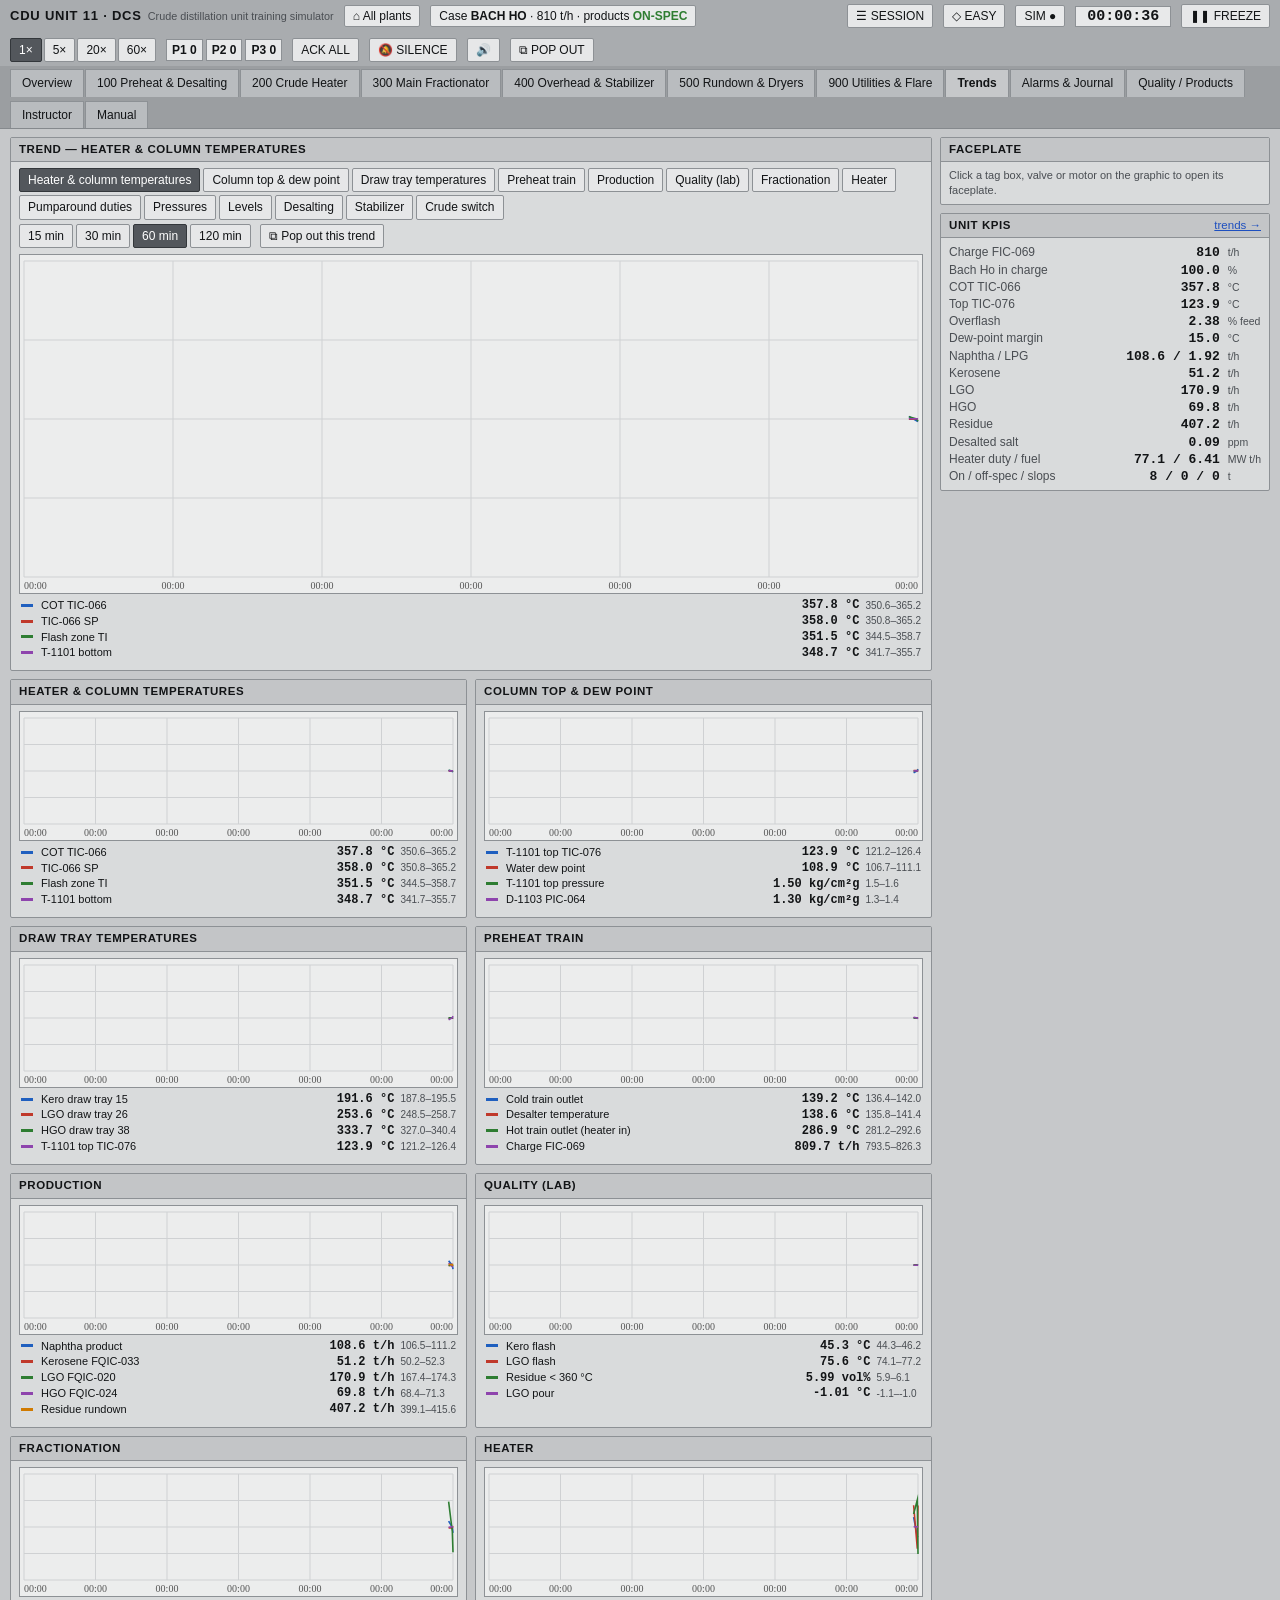
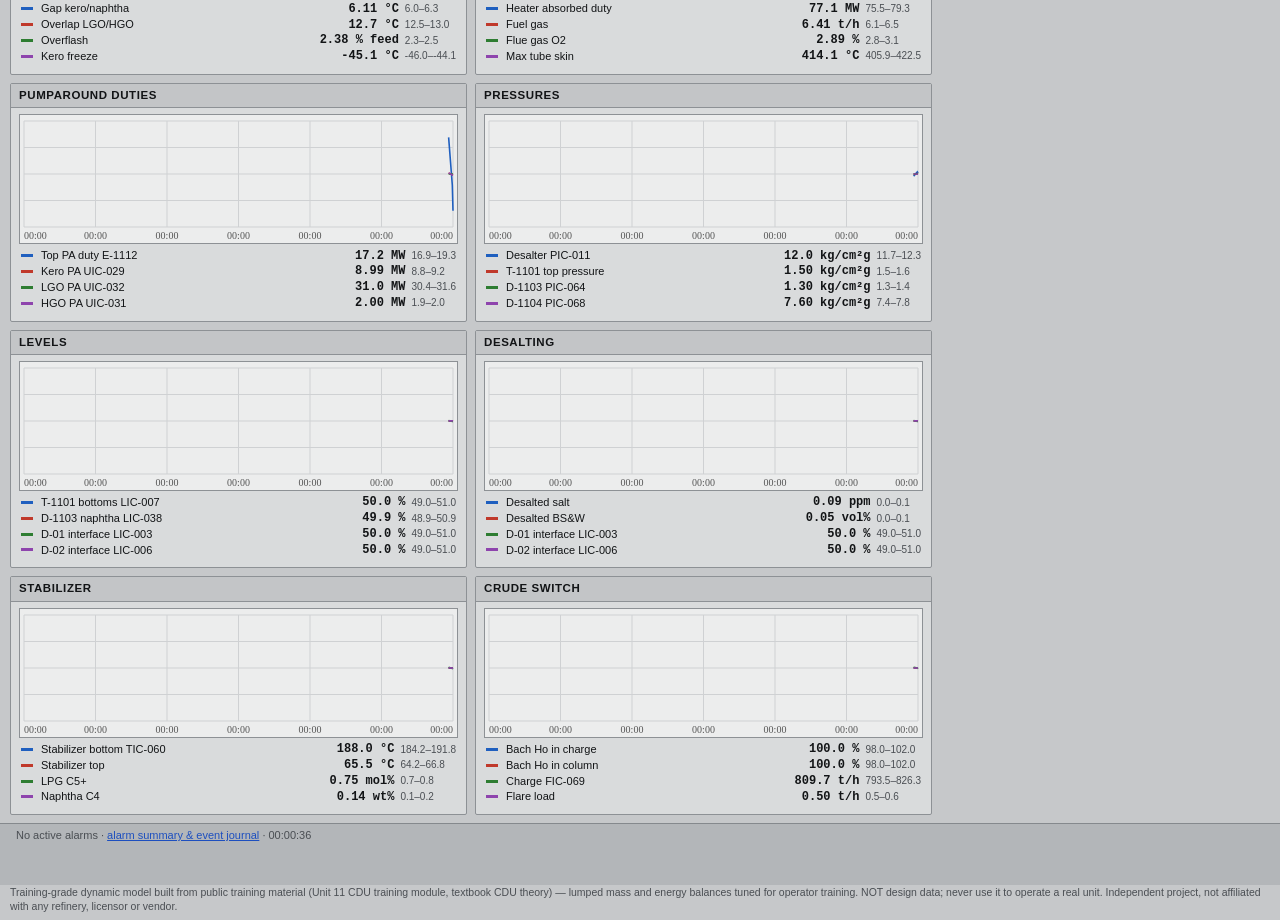
<file: trends.html>
<!doctype html>
<html lang="en">
<head>
<meta charset="utf-8">
<meta name="viewport" content="width=device-width,initial-scale=1">
<title>CDU DCS — Trends</title>
<link rel="stylesheet" href="assets/dcs.css?v=20261119124241">
<link rel="manifest" href="manifest.webmanifest"><meta name="theme-color" content="#9b9ea1"><link rel="icon" href="icons/icon-192.png"><link rel="apple-touch-icon" href="icons/icon-192.png">
<style>.tgrid{display:grid;grid-template-columns:repeat(auto-fit,minmax(360px,1fr));gap:8px}</style>
</head>
<body data-page="trends">
<div id="hdr"></div>
<div id="main"><section id="view"></section><aside id="side"></aside></div>
<div id="banner"></div>
<script src="assets/model.js?v=20261119124241"></script>
<script src="assets/core.js?v=20261119124241"></script>
<script src="assets/ui.js?v=20261119124241"></script>
<script>
const single = UI.isPop && CDU.TRENDS[decodeURIComponent(location.hash.slice(1))];   // pop-out of one trend group
let group = decodeURIComponent(location.hash.slice(1)); if (!CDU.TRENDS[group]) group = 'temps';
let win = 3600; try { win = +sessionStorage.getItem('cdutwin') || 3600; } catch (e) { }   // remembered per window
const setWin = (w) => { win = w; try { sessionStorage.setItem('cdutwin', w); } catch (e) { } };
UI.page({
  graphic: false, faceplate: true, side: ['kpi'],
  body(view) {
    const top = UI.card('Trend', '');
    const bd = top.querySelector('.bd');
    const bar = UI.h('div', { class: 'tabs' });
    const btns = {};
    for (const k in CDU.TRENDS) { const b = UI.h('button', { on: { click: () => { group = k; history.replaceState(null, '', '#' + k); } } }, CDU.TRENDS[k][0]); btns[k] = b; bar.append(b); }
    const ws = UI.h('div', { class: 'tabs', style: 'margin-top:4px' });
    [[900, '15 min'], [1800, '30 min'], [3600, '60 min'], [7200, '120 min']].forEach(([w, l]) => { const b = UI.h('button', { on: { click: () => setWin(w) } }, l); UI.bind(b, () => b.classList.toggle('on', win === w)); ws.append(b); });
    const ch = single ? Math.max(220, window.innerHeight - 230) : 340;
    const cv = UI.h('canvas', { class: 'trend', height: ch, style: 'height:' + ch + 'px;margin-top:6px' }), lg = UI.h('div', { class: 'legend' });
    if (single) { bar.style.display = 'none'; window.addEventListener('resize', () => { const n = Math.max(220, window.innerHeight - 230); cv.style.height = n + 'px'; cv.setAttribute('height', n); cv.width = 0; }); }
    const pb = UI.h('button', { style: 'margin-left:6px', title: 'Open this trend in its own window', on: { click: () => UI.popout('trends', group, 760, 460) } }, '⧉ Pop out this trend');
    if (!UI.isPop) ws.append(pb);
    bd.append(bar, ws, cv, lg);
    UI.bind(cv, (S) => { for (const k in btns) btns[k].classList.toggle('on', k === group); top.querySelector('h3').firstChild.textContent = 'Trend — ' + CDU.TRENDS[group][0]; UI.drawTrend(cv, lg, S, CDU.TRENDS[group][1], win); });
    view.append(top);
    const grid = UI.h('div', { class: 'tgrid' });
    for (const k in CDU.TRENDS) {
      const c = UI.card(CDU.TRENDS[k][0]); const c2 = UI.h('canvas', { class: 'trend', height: 130, style: 'height:130px;cursor:pointer' }), l2 = UI.h('div', { class: 'legend' });
      c2.addEventListener('click', () => { group = k; history.replaceState(null, '', '#' + k); window.scrollTo(0, 0); });
      c.querySelector('.bd').append(c2, l2); grid.append(c);
      UI.bind(c2, (S) => UI.drawTrend(c2, l2, S, CDU.TRENDS[k][1], win));
    }
    if (!single) view.append(grid);
  }
});
</script>
</body>
</html>
</file>
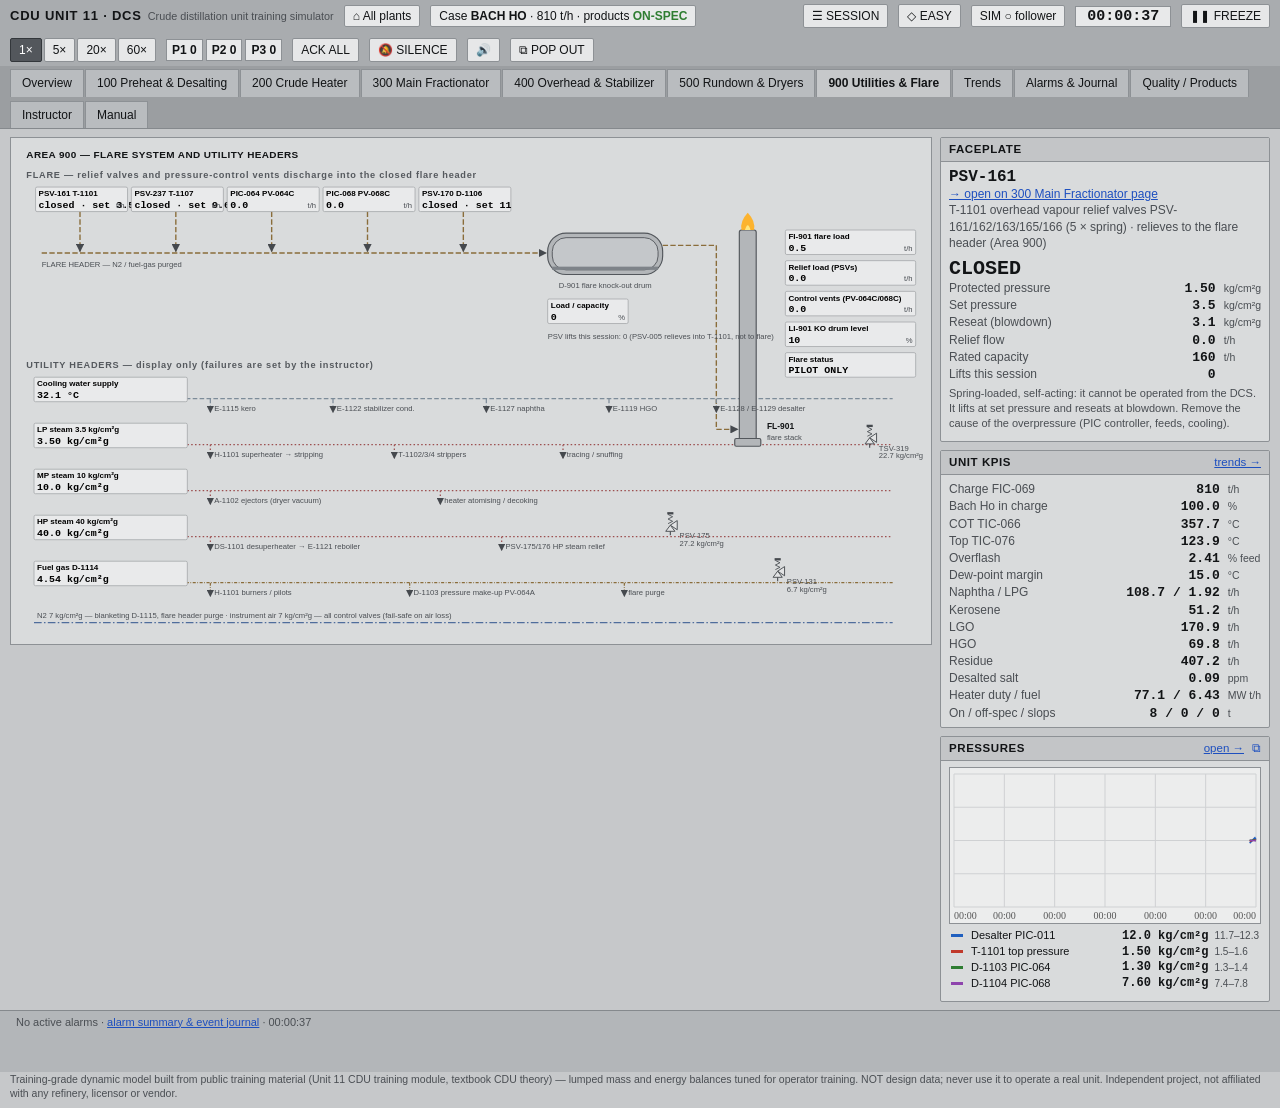
<file: utilities.html>
<!doctype html>
<html lang="en">
<head>
<meta charset="utf-8">
<meta name="viewport" content="width=device-width,initial-scale=1">
<title>CDU DCS — 900 Utilities & Flare</title>
<link rel="stylesheet" href="assets/dcs.css?v=20261119124241">
<link rel="manifest" href="manifest.webmanifest"><meta name="theme-color" content="#9b9ea1"><link rel="icon" href="icons/icon-192.png"><link rel="apple-touch-icon" href="icons/icon-192.png">
</head>
<body data-page="utilities">
<div id="hdr"></div>
<div id="main"><section id="view"></section><aside id="side"></aside></div>
<div id="banner"></div>
<script src="assets/model.js?v=20261119124241"></script>
<script src="assets/core.js?v=20261119124241"></script>
<script src="assets/ui.js?v=20261119124241"></script>
<script>
const fx = UI.fx;
const NSV = 'http://www.w3.org/2000/svg';
UI.page({
  defaultTag: 'PSV-161',
  side: ['kpi', 'trend:press'],
  draw(d) {
    d.label(20, 26, 'AREA 900 — FLARE SYSTEM AND UTILITY HEADERS', 'lbl big');
    d.label(20, 52, 'FLARE — relief valves and pressure-control vents discharge into the closed flare header', 'lbl area');
    // ---- sources into the flare header
    const src = [
      ['PSV-161', 'T-1101', S => S.psv && S.psv['PSV-161'] && S.psv['PSV-161'].open ? 'RELIEVING ' + fx(S.psv['PSV-161'].f, 1) : 'closed · set 3.5', 't/h', 90],
      ['PSV-237', 'T-1107', S => S.psv && S.psv['PSV-237'] && S.psv['PSV-237'].open ? 'RELIEVING ' + fx(S.psv['PSV-237'].f, 1) : 'closed · set 9.6', 't/h', 215],
      ['PIC-064', 'PV-064C', S => fx(S.p.og64F || 0, 1), 't/h', 340],
      ['PIC-068', 'PV-068C', S => fx(S.p.og68F || 0, 1), 't/h', 465],
      ['PSV-170', 'D-1106', () => 'closed · set 11', '', 590]
    ];
    for (const [tag, what, fn, u, x] of src) {
      d.ind(x - 58, 64, tag + ' ' + what, fn, u, 1, 120, tag);
      const ln = d.pipe([[x, 96], [x, 148]], 'flare');
      UI.bind(ln, (S) => { const v = tag.startsWith('PSV') ? !!(S.psv && S.psv[tag] && S.psv[tag].open) : (tag === 'PIC-064' ? S.p.og64F > 0.1 : S.p.og68F > 0.1); ln.classList.toggle('hot', v); });
    }
    const hdr = d.pipe([[40, 150], [698, 150]], 'flare');
    UI.bind(hdr, (S) => hdr.classList.toggle('hot', (S.p.flare || 0) > 1));
    d.label(40, 168, 'FLARE HEADER — N2 / fuel-gas purged', 'lbl s');
    // knock-out drum
    d.rect(700, 124, 150, 54, 'eq', 24);
    d.rect(706, 130, 138, 42, 'eq2', 18);
    const kl = document.createElementNS(NSV, 'rect'); kl.setAttribute('x', 706); kl.setAttribute('width', 138); kl.setAttribute('class', 'lvl'); d.layer.eq.appendChild(kl);
    UI.bind(kl, (S) => { const v = Math.min(100, S.p.koLvl == null ? 10 : S.p.koLvl); kl.setAttribute('height', 42 * v / 100); kl.setAttribute('y', 172 - 42 * v / 100); });
    d.label(775, 196, 'D-901 flare knock-out drum', 'lbl s', 'middle');
    // stack and flame
    d.pipe([[850, 140], [920, 140], [920, 380], [948, 380]], 'flare');
    d.rect(950, 120, 22, 280, 'eq', 3);
    d.rect(944, 392, 34, 10, 'eq', 2);
    d.label(986, 380, 'FL-901', 'lbl'); d.label(986, 394, 'flare stack', 'lbl s');
    const fg = document.createElementNS(NSV, 'g'); d.layer.fg.appendChild(fg);
    const flame = document.createElementNS(NSV, 'path'); flame.setAttribute('class', 'flame'); fg.appendChild(flame);
    const core = document.createElementNS(NSV, 'path'); core.setAttribute('class', 'flame'); fg.appendChild(core);
    const smoke = [0, 1, 2].map(() => { const c = document.createElementNS(NSV, 'circle'); c.setAttribute('fill', '#7d7f82'); c.setAttribute('opacity', 0); fg.appendChild(c); return c; });
    UI.bind(fg, (S) => {
      const L = S.p.flare || 0.5, big = L > 30, hgt = 14 + Math.min(71, 12 * Math.sqrt(L)), w = 6 + Math.min(28, 3 * Math.sqrt(L));
      flame.setAttribute('d', `M${961 - w},120 Q${961 - w * 1.3},${120 - hgt * 0.5} 961,${120 - hgt} Q${961 + w * 1.3},${120 - hgt * 0.5} ${961 + w},120 Z`);
      flame.setAttribute('fill', L > 60 ? '#ff3d00' : L > 10 ? '#ff6a00' : L > 2 ? '#ff8f1a' : '#ffb020'); flame.setAttribute('opacity', 0.92);
      core.setAttribute('d', `M${961 - w * 0.45},120 Q961,${120 - hgt * 0.55} ${961 + w * 0.45},120 Z`); core.setAttribute('fill', '#ffe680');
      const tt = (Date.now() / 1000) % 3;
      smoke.forEach((c, i) => { const ph = (tt + i) % 3 / 3; c.setAttribute('cx', 961 + 18 * ph + i * 4); c.setAttribute('cy', 120 - hgt - 6 - 28 * ph); c.setAttribute('r', 6 + 10 * ph); c.setAttribute('opacity', big ? (0.55 * (1 - ph)).toFixed(2) : 0); });
    });
    d.ind(1010, 120, 'FI-901 flare load', S => S.p.flare || 0.5, 't/h', 1, 170, 'FL-901');
    d.ind(1010, 160, 'Relief load (PSVs)', S => S.p.flareRelief || 0, 't/h', 1, 170);
    d.ind(1010, 200, 'Control vents (PV-064C/068C)', S => S.p.flareCtl || 0, 't/h', 1, 170);
    d.ind(1010, 240, 'LI-901 KO drum level', S => S.p.koLvl == null ? 10 : S.p.koLvl, '%', 0, 170, 'D-901');
    d.ind(1010, 280, 'Flare status', S => { const L = S.p.flare || 0; return L > 60 ? 'MAJOR FLARING' : L > 20 ? 'HEAVY FLARING' : L > 5 ? 'FLARING' : L > 1 ? 'SMALL FLARE' : 'PILOT ONLY'; }, '', 0, 170, 'FL-901');
    d.ind(700, 210, 'Load / capacity', S => (S.p.flare || 0) / (S.p.flareCap || 250) * 100, '%', 0, 105);
    d.dyn(700, 262, S => { const n = S.psv ? Object.values(S.psv).reduce((s, x) => s + (x.n || 0), 0) : 0; return 'PSV lifts this session: ' + n + ' (PSV-005 relieves into T-1101, not to flare)'; }, 'lbl s');
    // ---- utility headers (display)
    d.label(20, 300, 'UTILITY HEADERS — display only (failures are set by the instructor)', 'lbl area');
    const hdrRow = (y, cls, name, valFn, users, failTag) => {
      d.pipe([[30, y], [1150, y]], cls, { noArrow: true });
      d.ind(30, y - 28, name, valFn, '', 2, 200, failTag);
      users.forEach(([t, x]) => { d.pipe([[x, y], [x, y + 18]], cls); d.label(x + 5, y + 16, t, 'lbl s'); });
    };
    hdrRow(340, 'cw', 'Cooling water supply', S => fx(S.p.cwS, 1) + ' °C' + (S.p.cwS > 40 ? ' FAILED' : ''), [['E-1115 kero', 260], ['E-1122 stabilizer cond.', 420], ['E-1127 naphtha', 620], ['E-1119 HGO', 780], ['E-1128 / E-1129 desalter', 920]], 'TI-CW');
    hdrRow(400, 'steam', 'LP steam 3.5 kg/cm²g', S => fx(S.p.lpP, 2) + ' kg/cm²g', [['H-1101 superheater → stripping', 260], ['T-1102/3/4 strippers', 500], ['tracing / snuffing', 720]], 'PI-LPS');
    hdrRow(460, 'steam', 'MP steam 10 kg/cm²g', S => fx(S.p.mpP, 1) + ' kg/cm²g', [['A-1102 ejectors (dryer vacuum)', 260], ['heater atomising / decoking', 560]], 'PI-MPS');
    hdrRow(520, 'steam', 'HP steam 40 kg/cm²g', S => fx(S.p.hpP, 1) + ' kg/cm²g', [['DS-1101 desuperheater → E-1121 reboiler', 260], ['PSV-175/176 HP steam relief', 640]], 'PI-HPS');
    d.psv(860, 506, 'PSV-175', 'r');
    hdrRow(580, 'fg', 'Fuel gas D-1114', S => fx(S.p.fgH, 2) + ' kg/cm²g', [['H-1101 burners / pilots', 260], ['D-1103 pressure make-up PV-064A', 520], ['flare purge', 800]], 'PI-FG');
    d.psv(1000, 566, 'PSV-131', 'r');
    d.pipe([[30, 632], [1150, 632]], 'n2', { noArrow: true }); d.label(34, 626, 'N2 7 kg/cm²g — blanketing D-1115, flare header purge · instrument air 7 kg/cm²g — all control valves (fail-safe on air loss)', 'lbl s');
    d.psv(1120, 392, 'TSV-319', 'r');
  }
});
</script>
</body>
</html>
</file>
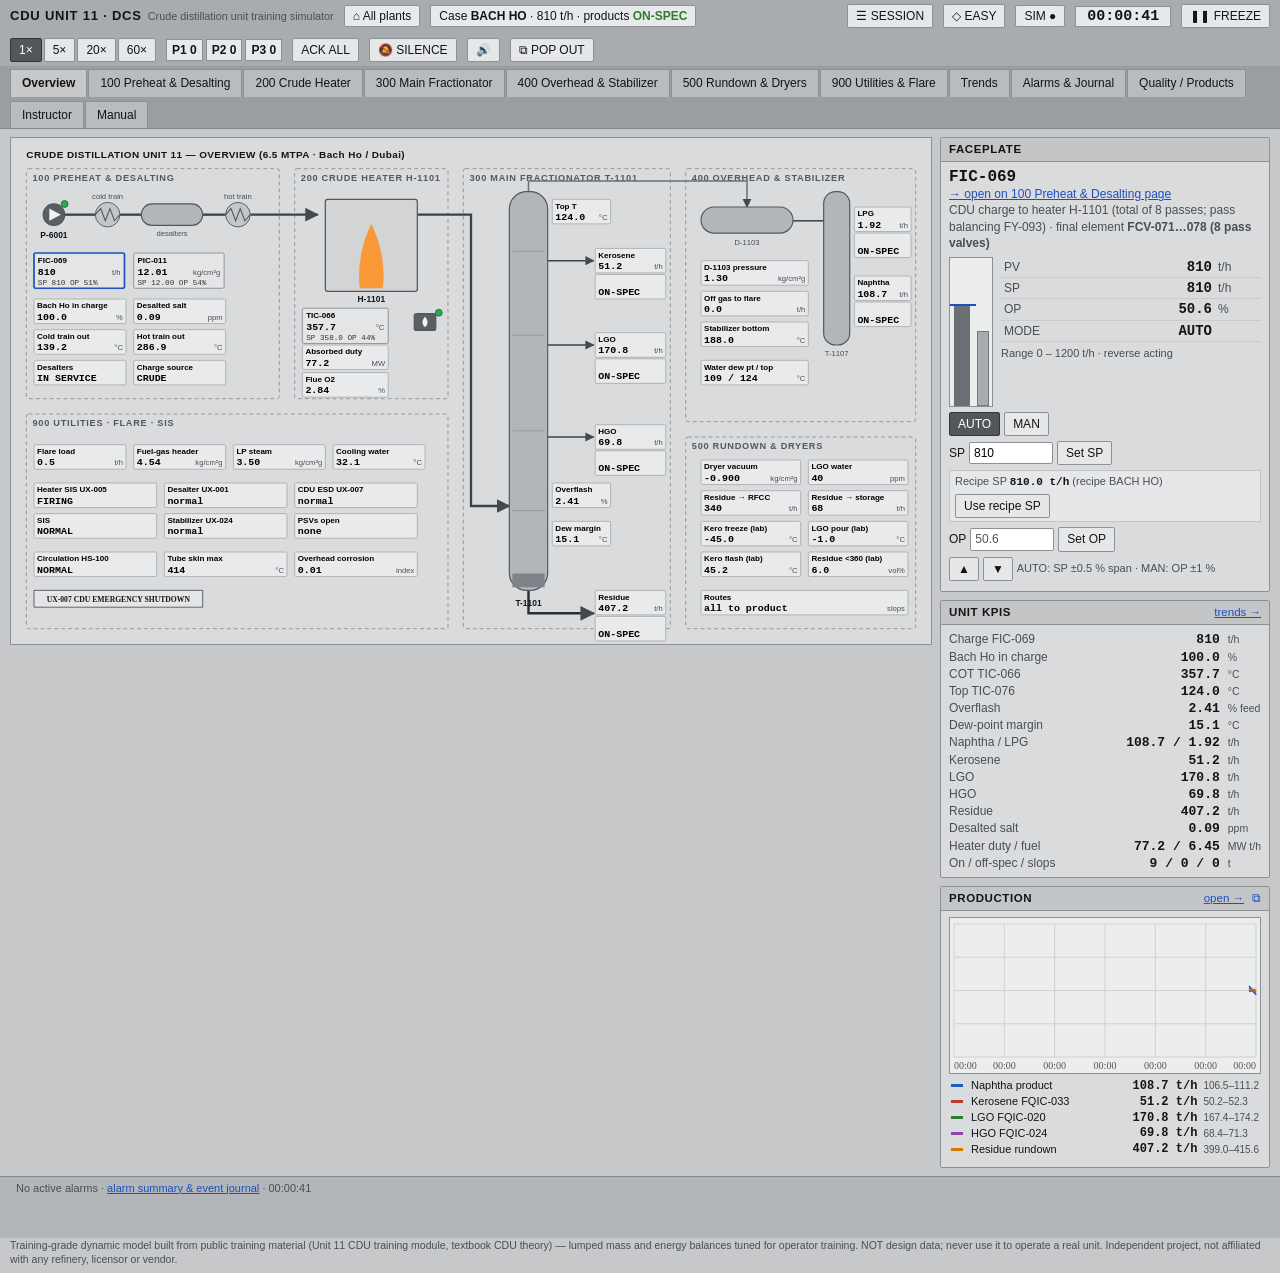
<file: docs/CDU-DCS-Simulator-offline.html>
<!doctype html>
<!-- CDU Unit 11 DCS training simulator — single-file offline version 1.0.1 (2026-11-19).
     Open by double-click in Microsoft Edge or Google Chrome.
     Training model built from public material — not design data. Not affiliated with any refinery, licensor or vendor. -->
<html lang="en">
<head>
<meta charset="utf-8">
<meta name="viewport" content="width=device-width,initial-scale=1">
<title>CDU DCS</title>
<link rel="icon" href="[data-uri]">
<style>
/* ISA-101 style: grey, low-contrast normal state, colour reserved for abnormal situations */
:root{
  --bg:#c6c8ca; --panel:#d9dbdc; --panel2:#e6e7e8; --line:#8d9195; --eq:#b3b6b9; --eqs:#53575c;
  --pipe:#45494e; --gas:#6c7177; --cw:#7d8c99; --txt:#121416; --mut:#4a4e53; --dim:#6b6f74;
  --p1:#e10600; --p2:#f0b000; --p3:#b400b4; --ok:#2f7d32; --sel:#1d4fbf; --white:#f7f7f7;
}
*{box-sizing:border-box}
html,body{margin:0;height:100%}
body{background:var(--bg);color:var(--txt);font:12px/1.35 "Segoe UI",Arial,sans-serif;display:flex;flex-direction:column;min-height:100vh}
button{font:inherit;cursor:pointer;background:var(--panel2);border:1px solid var(--line);border-radius:2px;padding:3px 8px;color:var(--txt)}
button:hover{background:#f0f1f2}
button.on{background:#53575c;color:#fff;border-color:#33373b}
button.warn{border-color:var(--p1);color:var(--p1);font-weight:600}
input,select{font:inherit;border:1px solid var(--line);background:#fff;padding:2px 4px;border-radius:2px}
input[type=number]{width:80px}
a{color:var(--sel)}

/* ---------- header ---------- */
#hdr{background:#a9acaf;border-bottom:1px solid #85898d;position:sticky;top:0;z-index:20}
.hrow{display:flex;align-items:center;gap:10px;padding:4px 10px;flex-wrap:wrap}
.brand{font-weight:700;letter-spacing:.06em;font-size:13px}
.brand small{font-weight:400;color:var(--mut);letter-spacing:0;margin-left:6px}
.clock{font:600 15px Consolas,monospace;background:#e8e9ea;border:1px solid var(--line);padding:1px 8px;min-width:96px;text-align:center}
.grp{display:flex;gap:2px;align-items:center}
.spacer{flex:1}
.chip{background:#e8e9ea;border:1px solid var(--line);padding:2px 8px;border-radius:2px;white-space:nowrap}
.chip b{font-weight:600}
.almbadge{display:flex;gap:3px;text-decoration:none;color:var(--txt)}
.almbadge span{min-width:34px;text-align:center;border:1px solid var(--line);padding:2px 5px;background:#e8e9ea;font-weight:600}
.almbadge .a1.act{background:var(--p1);color:#fff}
.almbadge .a2.act{background:var(--p2)}
.almbadge .a3.act{background:var(--p3);color:#fff}
.blink{animation:blink 1s steps(2,start) infinite}
@keyframes blink{to{visibility:hidden}}
nav.pages{display:flex;gap:1px;padding:0 10px;flex-wrap:wrap;background:#9b9ea1}
nav.pages a{padding:5px 11px;color:var(--txt);text-decoration:none;background:#b9bcbf;border:1px solid #8d9195;border-bottom:none;margin-top:3px;position:relative}
nav.pages a.cur{background:var(--bg);font-weight:600}
nav.pages a .dot{position:absolute;top:2px;right:2px;width:7px;height:7px;border-radius:50%}
nav.pages a .dot.p1{background:var(--p1)} nav.pages a .dot.p2{background:var(--p2)} nav.pages a .dot.p3{background:var(--p3)}

/* ---------- layout ---------- */
#main{flex:1;display:grid;grid-template-columns:minmax(0,1fr) 330px;gap:8px;padding:8px 10px}
#view{min-width:0;display:flex;flex-direction:column;gap:8px}
#side{display:flex;flex-direction:column;gap:8px;min-width:0}
.card{background:var(--panel);border:1px solid var(--line);border-radius:2px}
.card h3{margin:0;padding:4px 8px;font-size:11.5px;letter-spacing:.05em;text-transform:uppercase;background:#c3c5c7;border-bottom:1px solid var(--line);display:flex;justify-content:space-between;align-items:center}
.card h3 a{font-weight:400;text-transform:none;letter-spacing:0}
.card .bd{padding:6px 8px}
.gfxwrap{background:var(--panel);border:1px solid var(--line);position:relative}
svg.gfx{display:block;width:100%;height:auto;user-select:none}
.panels{display:grid;grid-template-columns:repeat(auto-fit,minmax(260px,1fr));gap:8px}
@media (max-width:1000px){#main{grid-template-columns:1fr}}

/* ---------- svg graphic ---------- */
.eq{fill:var(--eq);stroke:var(--eqs);stroke-width:1.5}
.eq2{fill:#c4c7ca;stroke:var(--eqs);stroke-width:1.2}
.bed{fill:#9fa3a7;stroke:none}
.pipe{fill:none;stroke:var(--pipe);stroke-width:2.6}
.pipe.gas{stroke:var(--gas);stroke-width:2;stroke-dasharray:none}
.pipe.liq{stroke:#3d4248;stroke-width:2}
.pipe.cw{stroke:var(--cw);stroke-width:1.6;stroke-dasharray:6 3}
.pipe.cat{stroke:#3d4248;stroke-width:1.6}
.pipe.sig{stroke:#777;stroke-width:1;stroke-dasharray:3 3}
.pipe.thin{stroke-width:1.4}
.pipe.dead{stroke:#a3a6a9}
.lbl{font:600 11px "Segoe UI",Arial;fill:var(--txt)}
.lbl.s{font-weight:400;font-size:10px;fill:var(--mut)}
.lbl.big{font-size:13px;letter-spacing:.04em}
.lbl.area{font-size:12px;fill:#55595e;letter-spacing:.08em}
.tagbox{cursor:pointer}
.tagbox rect.b{fill:#e4e5e6;stroke:#7d8186;stroke-width:1}
.tagbox:hover rect.b{stroke:var(--sel);stroke-width:1.6}
.tagbox.sel rect.b{stroke:var(--sel);stroke-width:2.2}
.tagbox .t{font:600 10.5px "Segoe UI",Arial}
.tagbox .v{font:600 13px Consolas,monospace}
.tagbox .u{font:10px "Segoe UI",Arial;fill:var(--mut)}
.tagbox .s{font:10px Consolas,monospace;fill:#333}
.tagbox .m{font:600 9px "Segoe UI";fill:var(--txt)}
.tagbox .mbg{fill:#f7f7f7;stroke:#333;stroke-width:.8}
.tagbox.standby .v,.tagbox.standby .s,.tagbox.standby .u{opacity:.45}
.tagbox.a1 rect.b{stroke:var(--p1);stroke-width:2.6}.tagbox.a2 rect.b{stroke:var(--p2);stroke-width:2.6}.tagbox.a3 rect.b{stroke:var(--p3);stroke-width:2.6}
.tagbox .ab{display:none}
.tagbox.a1 .ab,.tagbox.a2 .ab,.tagbox.a3 .ab{display:inline}
.tagbox.a1 .ab rect{fill:var(--p1)} .tagbox.a2 .ab rect{fill:var(--p2)} .tagbox.a3 .ab rect{fill:var(--p3)}
.tagbox.unack .ab{animation:blink 1s steps(2,start) infinite}
.ind rect.b{fill:#e9eaeb;stroke:#a2a5a8}
.motor{cursor:pointer}
.motor .body{fill:#f2f2f2;stroke:var(--eqs);stroke-width:1.6}
.motor.run .body{fill:#5b5f64}
.motor.run .mk{fill:#f2f2f2}
.motor .mk{fill:var(--eqs)}
.motor.trip .body{stroke:var(--p1);stroke-width:3}
.motor:hover .body{stroke:var(--sel)}
.valve{fill:#f2f2f2;stroke:var(--eqs);stroke-width:1.3}
.valve.open{fill:#6a6e73}
.link{cursor:pointer}
.link path{fill:#e4e5e6;stroke:#55595e;stroke-width:1.2}
.link:hover path{fill:#fff;stroke:var(--sel)}
.link text{font:600 10px "Segoe UI";fill:var(--txt)}
.area-r{fill:transparent;stroke:#8f9397;stroke-width:1.2;stroke-dasharray:5 4;cursor:pointer}
.area-r:hover{fill:rgba(255,255,255,.25);stroke:var(--sel)}
.lvl{fill:#7e8389}
.alarmfill{fill:var(--p1)!important}
.flow-anim{stroke-dasharray:8 8;animation:flow 1.2s linear infinite}
@keyframes flow{to{stroke-dashoffset:-16}}
.particles circle{fill:#6e7378}

/* ---------- faceplate ---------- */
.fp .tag{font:700 16px Consolas,monospace}
.fp .desc{color:var(--mut);margin-bottom:6px}
.fp .grid{display:grid;grid-template-columns:44px 1fr;gap:8px}
.fp .bar{position:relative;height:150px;background:#eceded;border:1px solid var(--line)}
.fp .bar .pvb{position:absolute;left:4px;right:22px;bottom:0;background:#6b6f74}
.fp .bar .spm{position:absolute;left:0;right:16px;height:0;border-top:2px solid var(--sel)}
.fp .bar .opb{position:absolute;right:3px;width:12px;bottom:0;background:#a8abaf;border:1px solid #777}
.fp table{width:100%;border-collapse:collapse}
.fp td{padding:2px 3px;border-bottom:1px solid #c9cbcd}
.fp td.k{color:var(--mut);width:40px}
.fp td.v{font:600 14px Consolas,monospace;text-align:right}
.fp td.uu{color:var(--mut);width:46px}
.fp .row{display:flex;gap:4px;align-items:center;margin-top:5px;flex-wrap:wrap}
.fp .row input{width:84px}
.fp .note{color:var(--mut);font-size:11px;margin-top:4px}
.fp .big{font:700 20px Consolas,monospace}
.state{display:inline-block;padding:1px 7px;border:1px solid var(--line);background:#fff;font-weight:600}
.state.bad{background:var(--p1);color:#fff;border-color:var(--p1)}
.state.warn{background:var(--p2)}

/* ---------- tables ---------- */
table.t{width:100%;border-collapse:collapse;font-size:11.5px}
table.t th,table.t td{border:1px solid #b9bcbf;padding:3px 6px;text-align:right;white-space:nowrap}
table.t th{background:#cfd1d3;font-weight:600;text-align:center}
table.t td.l,table.t th.l{text-align:left}
table.t tr:nth-child(even) td{background:#e1e2e3}
table.t td.bad{background:var(--p1)!important;color:#fff;font-weight:600}
table.t td.diff{background:#f6dd8d!important;font-weight:600}
table.t td.okc{color:var(--ok);font-weight:600}
table.t tr.clk{cursor:pointer}
table.t tr.clk:hover td{background:#f4f4f4}
.kv{display:grid;grid-template-columns:1fr auto auto;gap:1px 8px;align-items:baseline}
.kv .k{color:var(--mut)}
.kv .v{font:600 13px Consolas,monospace;text-align:right}
.kv .u{color:var(--mut);font-size:10.5px}
.kv .v.bad{color:var(--p1)}
.alm-row td{font-size:11.5px}
.alm-row.p1 td:first-child{background:var(--p1);color:#fff}
.alm-row.p2 td:first-child{background:var(--p2)}
.alm-row.p3 td:first-child{background:var(--p3);color:#fff}
.alm-row.unack td:first-child{animation:blink 1s steps(2,start) infinite}
.alm-row.rtn td{color:#777}

/* ---------- bottom banner ---------- */
#banner{background:#b3b6b9;border-top:1px solid #85898d;padding:3px 10px;font-size:11.5px;min-height:62px}
#banner table{width:100%;border-collapse:collapse}
#banner td{padding:1px 6px;white-space:nowrap}
#banner td.msg{width:100%;white-space:normal}
#banner tr{cursor:pointer}
canvas.trend{width:100%;display:block;background:#eceded;border:1px solid var(--line)}
.legend{display:grid;grid-template-columns:14px 1fr auto auto;gap:1px 6px;font-size:11px;padding:4px 2px;align-items:center}
.legend i{display:inline-block;width:12px;height:3px}
.legend .v{font:600 12px Consolas,monospace;text-align:right}
.legend .r{color:var(--mut);font-size:10px}
.hint{color:var(--mut);font-size:11px}
.tabs{display:flex;gap:3px;flex-wrap:wrap}
.disclaimer{color:var(--mut);font-size:10.5px;padding:0 10px 6px}
.fail-grid{display:grid;grid-template-columns:1fr auto;gap:4px 8px;align-items:center}
.ex{border:1px solid #b9bcbf;background:#e4e5e6;padding:6px 8px;margin-bottom:6px}
.ex b{display:block}
.ex p{margin:3px 0 5px;color:var(--mut)}

/* ---------- session (shift handover) menu ---------- */
.modal{position:fixed;inset:0;background:rgba(40,42,45,.55);z-index:100;display:flex;align-items:flex-start;justify-content:center;overflow:auto;padding:28px 16px}
.mbox{background:#f3f3f1;border:1px solid var(--line);border-radius:4px;max-width:940px;width:100%;padding:14px 18px 16px;box-shadow:0 8px 30px rgba(0,0,0,.35)}
.mhd{display:flex;justify-content:space-between;align-items:center;font:700 19px "Segoe UI",Arial;margin-bottom:4px}
.mhd .mx{font-size:14px;padding:2px 9px}
.mgrade{display:flex;gap:8px;align-items:center;flex-wrap:wrap;margin-bottom:4px}
.msec{font:700 12.5px "Segoe UI",Arial;letter-spacing:.06em;text-transform:uppercase;color:#45494e;margin:14px 0 6px}
.mgrid{display:grid;grid-template-columns:repeat(auto-fill,minmax(200px,1fr));gap:8px}
.mtile{text-align:left;background:#fcfcfb;border:1px solid #c9cbcd;border-radius:4px;padding:9px 11px;display:flex;flex-direction:column;gap:4px}
.mtile b{font-size:13px}
.mtile span{color:var(--mut);font-size:11.5px;line-height:1.4}
.mtile:hover{border-color:var(--sel);background:#fff}
.mtile:focus-visible{outline:2px solid var(--sel)}
.mtile:disabled{opacity:.5;cursor:not-allowed}
ol.proc{margin:4px 0;padding-left:20px;font-size:11.5px}
ol.proc li{margin:2px 0}
ol.proc li a{color:var(--txt);text-decoration:none}
ol.proc li.done a{color:var(--ok);text-decoration:line-through}
ol.proc li.next{font-weight:600}
ol.proc li.next a{color:var(--sel)}
.motor.run .mk[stroke]{stroke:#f2f2f2}

/* faceplate recipe-SP hint */
.fp .row.recipe{background:#e6e7e8;border:1px solid #c3c5c7;padding:3px 5px;justify-content:space-between}
.fp .row.recipe.diff{background:#f6dd8d;border-color:#d8b33c}
.fp .row.recipe .hint b{color:var(--txt);font-family:Consolas,monospace}


/* ---------- pop-out windows (?pop=1) ---------- */
.popmenu{position:absolute;right:0;top:calc(100% + 4px);z-index:50;background:var(--panel2);border:1px solid var(--line);box-shadow:0 4px 14px rgba(0,0,0,.25);display:flex;flex-direction:column;min-width:240px;padding:3px}
.popmenu button{border:none;background:transparent;text-align:left;padding:6px 10px}
.popmenu button:hover{background:#fff}
body.pop nav.pages, body.pop #side, body.pop #banner, body.pop .disclaimer, body.pop .brand small, body.pop #hdr .np{display:none!important}
body.pop #main{grid-template-columns:minmax(0,1fr);padding:6px}
body.pop .hrow{padding:3px 8px;gap:6px}
body.pop .brand::after{content:" · POP-OUT";font-weight:400;color:var(--mut)}
a.popa{text-decoration:none;margin-left:8px;font-weight:600}

/* ---------- run lamps on motors ---------- */
.motor .lamp{stroke:#333;stroke-width:.8}
.motor .lamp.on{fill:#22b04b}
.motor .lamp.off{fill:#d32f2f}
.motor .lamp.tr{fill:#ff1a1a;animation:blink .7s steps(2,start) infinite}
.motor.tripped .body{stroke:var(--p1);stroke-width:3;animation:blink 1s steps(2,start) infinite}

/* ---------- PSV / PRV symbols ---------- */
.psv{cursor:pointer}
.psv .pv{fill:#f2f2f2;stroke:#45494e;stroke-width:1.2}
.psv.static .pv{fill:#e2e3e4}
.psv.open .pv{fill:var(--p1);stroke:#7a0000}
.psv.open text{fill:var(--p1);font-weight:700}
.psv.sel .pv{stroke:var(--sel);stroke-width:2}
.psv:hover .pv{stroke:var(--sel)}
.pipe.flare{stroke:#8a6d3b;stroke-width:1.8;stroke-dasharray:7 3}
.pipe.flare.hot{stroke:var(--p1);stroke-dasharray:7 3;animation:flow .6s linear infinite}
.pipe.util{stroke-width:1.6}
.pipe.steam{stroke:#9c4f4f;stroke-width:1.6;stroke-dasharray:2 3}
.pipe.n2{stroke:#4f6d9c;stroke-width:1.6;stroke-dasharray:10 3 2 3}
.pipe.air{stroke:#5f8a5f;stroke-width:1.6;stroke-dasharray:1 3}
.flame{transform-box:fill-box;transform-origin:50% 100%;animation:flick .35s ease-in-out infinite alternate}
@keyframes flick{from{transform:scale(1,1)}to{transform:scale(1.08,.92)}}

/* ---------- safety alert pop-up ---------- */
#szalert{position:fixed;inset:0;z-index:200;display:flex;align-items:flex-start;justify-content:center;padding-top:12vh;background:rgba(20,20,20,.28);pointer-events:auto}
#szalert .ab{width:min(560px,92vw);background:#fff;border:3px solid var(--p1);box-shadow:0 10px 40px rgba(0,0,0,.45)}
#szalert.k-psv .ab{border-color:#d07a00}
#szalert .ah{background:var(--p1);color:#fff;font:700 16px "Segoe UI";padding:8px 12px;letter-spacing:.06em;display:flex;gap:8px;align-items:center}
#szalert.k-psv .ah{background:#d07a00}
#szalert .ah .at{margin-left:auto;font:600 13px Consolas,monospace}
#szalert .abd{padding:12px 14px}
#szalert .att{font:700 17px "Segoe UI";margin-bottom:6px}
#szalert .amsg{font-size:13px;line-height:1.45}
#szalert .amore{margin-top:8px;color:var(--mut);font-size:12px}
#szalert .abtn{display:flex;gap:6px;justify-content:flex-end;padding:8px 12px 12px;flex-wrap:wrap}
#szalert .abtn button{padding:6px 12px;font-size:13px}

/* control-valve tag under the valve symbol */
.lbl.vtag{font:600 9.5px Consolas,monospace;fill:#2b2f33}


/* CDU line classes: crude, hot hydrocarbon, residue, water, fuel gas */
.pipe.crude{stroke:#3d4248;stroke-width:3}
.pipe.hc{stroke:#3d4248;stroke-width:2}
.pipe.res{stroke:#2b2f33;stroke-width:3.2}
.pipe.water{stroke:#6f8fa8;stroke-width:1.7;stroke-dasharray:5 2}
.pipe.fg{stroke:#8a6d3b;stroke-width:1.6;stroke-dasharray:4 2 1 2}
.pipe.hotoil{stroke:#a0522d;stroke-width:1.7;stroke-dasharray:8 2 2 2}
.sel text{font:600 10px "Segoe UI"}
.firebox{fill:#d2d4d6;stroke:var(--eqs);stroke-width:1.6}
.coil{fill:none;stroke:#45494e;stroke-width:1.6}
.fire{fill:#ff8f1a;opacity:.85}


/* update banner */
#szupd{position:fixed;right:14px;bottom:14px;z-index:150;background:#fff;border:2px solid var(--sel);box-shadow:0 6px 24px rgba(0,0,0,.3);padding:10px 12px;display:flex;flex-direction:column;gap:6px;max-width:340px;font-size:12.5px}
#szupd span{color:var(--mut)}
#szupd button{align-self:flex-start}


/* ---------- phones and small tablets ---------- */
.fpclose{display:none;padding:2px 8px}
@media (max-width:1000px){
  #hdr{position:static}
  .hrow{gap:5px;padding:4px 8px}
  .brand small{display:none}
  nav.pages{flex-wrap:nowrap;overflow-x:auto;-webkit-overflow-scrolling:touch;padding:0 6px}
  nav.pages a{flex:0 0 auto;white-space:nowrap;padding:7px 12px}
  #main{padding:6px;gap:6px}
  .gfxwrap{overflow-x:auto;-webkit-overflow-scrolling:touch}
  .gfxwrap svg.gfx{min-width:960px}
  .gfxwrap::after{content:"← swipe the graphic sideways · tap a tag to open its faceplate →";display:block;text-align:center;font-size:11px;color:var(--mut);padding:3px 0}
  button{min-height:32px}
  input,select{font-size:16px}
  .panels{grid-template-columns:1fr}
  #fp.sheet{position:fixed;left:0;right:0;bottom:0;z-index:120;max-height:62vh;overflow:auto;border-radius:12px 12px 0 0;box-shadow:0 -8px 28px rgba(0,0,0,.4)}
  #fp.sheet .fpclose{display:inline-block}
  #banner{font-size:11px;min-height:0}
  #banner td{white-space:normal}
  table.t{font-size:11px}
  .tgrid{grid-template-columns:1fr!important}
  #szalert{padding-top:8vh}
  .popmenu{right:auto;left:0}
}

</style>
<style>
.tgrid{display:grid;grid-template-columns:repeat(auto-fit,minmax(360px,1fr));gap:8px}
.tbp{width:100%;height:260px;display:block;background:#eceded;border:1px solid var(--line)}
.man{background:var(--panel);border:1px solid var(--line);padding:18px 26px 30px;font-size:13px;line-height:1.55;max-width:1000px}
  .man h1{font-size:22px;margin:0 0 4px;letter-spacing:.02em}
  .man .sub{color:var(--mut);margin-bottom:14px}
  .man h2{font-size:16px;margin:28px 0 8px;padding:4px 8px;background:#c3c5c7;border-left:4px solid #53575c;scroll-margin-top:90px}
  .man h3{font-size:13.5px;margin:18px 0 6px}
  .man p{margin:6px 0}
  .man ol,.man ul{margin:6px 0 6px 0;padding-left:22px}
  .man li{margin:2px 0}
  .man table.t{margin:8px 0 10px;font-size:12px}
  .man table.t td{white-space:normal}
  .man table.t{font-weight:400}
  .man code,.man .tg{font:600 12px Consolas,monospace;background:#eceded;border:1px solid #c3c5c7;padding:0 4px;border-radius:2px}
  .man .note{border-left:4px solid var(--p2);background:#f4ecd2;padding:6px 10px;margin:8px 0}
  .man .warn{border-left:4px solid var(--p1);background:#f5dcdb;padding:6px 10px;margin:8px 0}
  .man .tip{border-left:4px solid #53575c;background:#e6e7e8;padding:6px 10px;margin:8px 0}
  .man .flow{font:12px Consolas,monospace;background:#eceded;border:1px solid #c3c5c7;padding:8px 10px;white-space:pre;overflow:auto}
  .toc a{display:block;padding:2px 0;text-decoration:none}
  .toc a:hover{text-decoration:underline}
  .toc .l2{padding-left:12px;font-size:11.5px}
  .print-toc{display:none}
  /* ---- cover ---- */
  .cover{border:1px solid #b9bcbf;background:linear-gradient(160deg,#f7f8fb 0%,#e9eef6 100%);padding:34px 36px 26px;margin:-18px -26px 18px;position:relative;overflow:hidden}
  .cover .ed{display:inline-block;font:700 11px "Segoe UI";letter-spacing:.14em;text-transform:uppercase;color:#fff;background:#2f6fb3;padding:4px 10px;border-radius:3px}
  .cover h1{font-size:34px!important;line-height:1.1;margin:18px 0 6px!important;letter-spacing:.01em}
  .cover .st{font-size:17px;color:#33373b;font-weight:600}
  .cover .tl{font-size:14px;color:#4a4e53;max-width:640px;margin:14px 0 18px}
  .cover .band{display:grid;grid-template-columns:repeat(5,1fr);gap:4px;margin:18px 0}
  .cover .band div{color:#fff;font:600 11.5px "Segoe UI";padding:10px 8px;border-radius:3px;text-align:center}
  .cover .who{display:grid;grid-template-columns:1fr 1fr;gap:12px;margin:16px 0}
  .cover .who div{background:#fff;border:1px solid #d3d6da;border-radius:4px;padding:10px 12px;font-size:12.5px}
  .cover .who b{display:block;margin-bottom:3px;color:#2f6fb3}
  .cover .by{margin-top:22px;font-size:13px;color:#4a4e53}
  .cover .by span{display:block;font:700 24px "Segoe UI";color:#121416;letter-spacing:.02em}
  .cover .fine{margin-top:18px;font-size:11px;color:#6b6f74;border-top:1px solid #c9cbcd;padding-top:8px}
  .man svg.fig{width:100%;height:auto;display:block;background:#fff;border:1px solid #c3c5c7;margin:8px 0 2px}
  .man .cap{font-size:11.5px;color:var(--mut);margin-bottom:10px}
  .man .chk{list-style:none;padding-left:4px}
  .man .chk li::before{content:"☐ ";font-size:14px}
  .man .card2{display:grid;grid-template-columns:1fr 1fr;gap:10px;margin:8px 0}
  .man .card2>div{border:1px solid #b9bcbf;background:#f4f5f6;padding:8px 12px;border-radius:3px;font-size:12px}
  .man .card2 ol{margin:4px 0;padding-left:18px}
  .man .ans{font-size:12px;color:#33373b;background:#eef3ea;border-left:4px solid var(--ok);padding:6px 10px}
  .man svg,.cover,.cover *{-webkit-print-color-adjust:exact;print-color-adjust:exact}
  @page{size:A4;margin:16mm 14mm 16mm 14mm}
  @media print{
    #hdr,#side,#banner,.disclaimer{display:none!important}
    body{background:#fff;display:block;min-height:0}
    #main{display:block;padding:0}
    .man{border:none;max-width:none;padding:0;background:#fff;font-size:11pt}
    .cover{margin:0;min-height:255mm;break-after:page;border:none;padding:22mm 16mm 12mm}
    .man .card2,.man svg.fig{break-inside:avoid}
    .man h2{break-before:page;background:#e3e4e5;-webkit-print-color-adjust:exact;print-color-adjust:exact}
    .man h2#s1{break-before:page}
    .man h3{break-after:avoid}
    .man table.t,.man .flow,.man .note,.man .warn,.man .tip{break-inside:avoid;-webkit-print-color-adjust:exact;print-color-adjust:exact}
    .man table.t th{-webkit-print-color-adjust:exact;print-color-adjust:exact}
    .man a{color:inherit;text-decoration:none}
    .man h3 a{display:none}
    .man table.t td:first-child{white-space:nowrap}
    .print-toc{display:block;break-before:page}
    .print-toc h2{break-before:avoid!important}
    .print-toc a{display:block;padding:3px 0;font-size:12pt;border-bottom:1px dotted #aaa}
  }
</style>
</head>
<body>
<script>window.CDU_SINGLE = true;</script>
<script>
/* =====================================================================
   CDU (CRUDE DISTILLATION UNIT 11) DCS TRAINING SIMULATOR — PROCESS MODEL
   Training-grade dynamic model built from public training material (Unit 11 CDU training module,
   textbook CDU theory). Lumped first-order lags, mass and energy balances. NOT design data.
   Sections: 1 crudes, TBP curves & operating cases · 2 controller / equipment catalogue
             3 state factory · 4 PID · 5 process step (100 preheat & desalting · 200 heater
             · 300 fractionator · 400 overhead & stabilizer · 500 rundown & dryers)
             · 6 noise · 7 relief & flare · 8 product quality · 9 SIS · 10 recipe solver
   Units: flow t/h · temperature °C · pressure kg/cm²g · duty MW · level %
   ===================================================================== */
(function (G) {
'use strict';
const CDU = G.CDU = G.CDU || {};
const clamp = (x, a, b) => Math.max(a, Math.min(b, x));
const lag = (y, u, tau, dt) => y + (u - y) * (1 - Math.exp(-dt / Math.max(tau, 1e-6)));
const pos = (x) => Math.max(0, x);
CDU.clamp = clamp; CDU.lag = lag;

/* ---------------- 1. CRUDES, TBP CURVES, OPERATING CASES ----------------
   TBP: cumulative wt% distilled (dry crude) vs true boiling point °C. The 165/205/330/370 °C points
   are the design cut points of the book (yields LPG/naphtha/kero/LGO/HGO/residue); the rest is
   interpolated from typical curves for a light paraffinic (Bach Ho) and a medium sour (Dubai) crude. */
CDU.CRUDES = {
  BH: { name: 'Bach Ho', api: 39.2, S: 0.03, salt: 14, water: 0.61, gas: 0.0005, fz0: -47.2, p0: -7, cet0: 56, smk0: 26, den0: 0.785,
    tbp: [[-50, 0], [30, 0.272], [80, 3.2], [120, 7.6], [165, 13.65], [205, 19.97], [260, 29.6], [330, 41.06], [370, 49.68], [450, 63.0], [550, 77.0], [700, 91.0], [900, 100]] },
  DB: { name: 'Dubai', api: 31.2, S: 2.1, salt: 56, water: 0.44, gas: 0.0012, fz0: -65, p0: -15, cet0: 49, smk0: 21, den0: 0.805,
    tbp: [[-50, 0], [30, 0.864], [80, 4.6], [120, 9.9], [165, 16.94], [205, 22.97], [260, 31.6], [330, 42.11], [370, 50.14], [450, 60.0], [550, 72.0], [700, 86.0], [900, 100]] },
  FL: { name: 'SR flushing oil (gas oil)', tbp: [[240, 0], [270, 3], [300, 12], [330, 30], [360, 60], [390, 85], [420, 96], [460, 100]] }
};
function interp(c, T) {
  if (T <= c[0][0]) return c[0][1];
  for (let i = 1; i < c.length; i++) if (T <= c[i][0]) { const a = c[i - 1], b = c[i]; return a[1] + (b[1] - a[1]) * (T - a[0]) / (b[0] - a[0]); }
  return c[c.length - 1][1];
}
// cumulative wt% of a mixture: x = Bach Ho fraction of the crude, w = crude fraction of the inventory (rest flushing oil), dT = noise shift
CDU.cum = (x, w, T, dT, fo) => { const t = T - (dT || 0); return w * (x * interp(CDU.CRUDES.BH.tbp, t) + (1 - x) * interp(CDU.CRUDES.DB.tbp, t)) + (1 - w) * interp(CDU.CRUDES.FL.tbp, t - (fo || 0)); };
CDU.icum = (x, w, y, dT) => { let lo = -50, hi = 900; for (let i = 0; i < 44; i++) { const m = (lo + hi) / 2; if (CDU.cum(x, w, m, dT) < y) lo = m; else hi = m; } return (lo + hi) / 2; };
CDU.crudeProps = function (x) {
  const B = CDU.CRUDES.BH, D = CDU.CRUDES.DB, m = (k) => x * B[k] + (1 - x) * D[k];
  return { api: m('api'), S: m('S'), salt: m('salt'), water: m('water'), gas: m('gas'), fz0: m('fz0'), p0: m('p0'), cet0: m('cet0'), smk0: m('smk0'), den0: m('den0'), lpg: CDU.cum(x, 1, 30) };
};

/* Operating cases (the "grades" of this plant). cuts = TBP cut points naphtha/kero, kero/LGO, LGO/HGO, HGO/residue */
CDU.GRADES = {
  'BACH HO':     { fam: 'SWEET', desc: '100 % Bach Ho crude (sweet, 39.2 API) — design case', bh: 100, cuts: [165, 205, 330, 370], jet: false, feed: 810 },
  'DUBAI':       { fam: 'SOUR', desc: '100 % Dubai crude (sour, 31.2 API, 2.1 wt% S)', bh: 0, cuts: [165, 205, 330, 370], jet: false, feed: 810 },
  'BLEND':       { fam: 'JET A-1', desc: '84.6 wt% Bach Ho + 15.4 wt% Dubai — kerosene meets Jet A-1 freeze point', bh: 84.6, cuts: [165, 205, 330, 370], jet: true, feed: 810 },
  'MAX NAPHTHA': { fam: 'FLEX', desc: 'Bach Ho, naphtha/kero cut raised to 170 °C (maximum naphtha to NHT)', bh: 100, cuts: [170, 205, 330, 370], jet: false, feed: 810 },
  'MAX KERO':    { fam: 'FLEX', desc: 'Bach Ho, kerosene widened to 163–228 °C (maximum kerosene to KTU)', bh: 100, cuts: [163, 228, 330, 370], jet: false, feed: 810 }
};
// product specifications (book §1.2.3; HGO CCR and LGO water are assumed for the downstream units)
CDU.PROPS = {
  C5:   { label: 'LPG C5+', unit: 'mol%', dec: 2, prod: 'LPG', spec: [0, 1.5] },
  C4N:  { label: 'Naphtha C4', unit: 'wt%', dec: 2, prod: 'NAP', spec: [0, 0.3] },
  N95:  { label: 'Naphtha 95 % D86', unit: '°C', dec: 0, prod: 'NAP' },
  GNK:  { label: 'Gap kero 5 % − naphtha 95 %', unit: '°C', dec: 1, prod: 'KERO', spec: [0, 999] },
  KFL:  { label: 'Kero flash point', unit: '°C', dec: 1, prod: 'KERO', spec: [40, 999] },
  FRZ:  { label: 'Kero freeze point', unit: '°C', dec: 1, prod: 'KERO', jet: [-999, -47] },
  SMK:  { label: 'Kero smoke point', unit: 'mm', dec: 1, prod: 'KERO', spec: [20, 999] },
  DEN:  { label: 'Kero density @15 °C', unit: 'kg/l', dec: 3, prod: 'KERO', spec: [0, 0.83] },
  GKL:  { label: 'Gap LGO 5 % − kero 95 %', unit: '°C', dec: 1, prod: 'LGO', spec: [0, 999] },
  LFL:  { label: 'LGO flash point', unit: '°C', dec: 1, prod: 'LGO', spec: [65, 999] },
  POUR: { label: 'LGO pour point', unit: '°C', dec: 1, prod: 'LGO', spec: [-999, 0] },
  CET:  { label: 'LGO cetane index', unit: '', dec: 1, prod: 'LGO', spec: [45, 999] },
  H2O:  { label: 'LGO water (after dryer)', unit: 'ppm', dec: 0, prod: 'LGO', spec: [0, 200] },
  OLH:  { label: 'Overlap LGO 95 % − HGO 5 %', unit: '°C', dec: 1, prod: 'HGO', spec: [-999, 20] },
  HFL:  { label: 'HGO flash point', unit: '°C', dec: 0, prod: 'HGO', spec: [65, 999] },
  CCR:  { label: 'HGO carbon residue', unit: 'wt%', dec: 2, prod: 'HGO', spec: [0, 0.3] },
  R360: { label: 'Residue vaporising < 360 °C', unit: 'vol%', dec: 1, prod: 'RES', spec: [0, 10] }
};
CDU.PRODUCTS = { LPG: 'LPG', NAP: 'Full-range naphtha', KERO: 'Kerosene', LGO: 'Light gas oil', HGO: 'Heavy gas oil', RES: 'Atmospheric residue' };
for (const g in CDU.GRADES) {
  const s = CDU.GRADES[g].spec = {};
  for (const k in CDU.PROPS) { const P = CDU.PROPS[k]; if (P.spec) s[k] = P.spec; if (P.jet && CDU.GRADES[g].jet) s[k] = P.jet; }
}

/* ---------------- 2. CONTROLLERS, FINAL ELEMENTS, EQUIPMENT ----------------
   act: +1 = OP rises when PV > SP (direct), −1 = reverse. ppv: P and D on PV, I on error.
   Tag numbers follow the Unit 11 control narrative (prefix 011- dropped); loops marked (a) in the
   description are numbers assumed by this simulator where the source gives none.                    */
CDU.CTL = {
  // ---- 100 crude preheat & desalting
  'FIC-069': { d: 'CDU charge to heater H-1101 (total of 8 passes; pass balancing FY-093)', u: 't/h', lo: 0, hi: 1200, act: -1, kc: 0.4, ti: 6, page: 'preheat', dec: 0 },
  'PIC-011': { d: 'Desalter A-1101-D-01 pressure → crude feed from tankage (P-6001)', u: 'kg/cm²g', lo: 0, hi: 20, act: -1, kc: 2.0, ti: 40, page: 'preheat', dec: 2 },
  'HIC-002': { d: 'Crude blend ratio — % Bach Ho in the charge (rest Dubai); sets 060-FIC-005 / 012 at tankage', u: '%', lo: 0, hi: 100, act: 0, hand: true, page: 'preheat', dec: 1 },
  'TDIC-007': { d: 'Cold preheat train: branch A − branch B outlet ΔT', u: '°C', lo: -30, hi: 30, act: 1, kc: 0.6, ti: 240, page: 'preheat', dec: 1 },
  'TDIC-015': { d: 'Hot preheat train: branch A − branch B outlet ΔT', u: '°C', lo: -30, hi: 30, act: 1, kc: 0.6, ti: 240, page: 'preheat', dec: 1 },
  'PDIC-503': { d: 'First-stage mixing valve PDV-503 ΔP (emulsion degree)', u: 'kg/cm²', lo: 0, hi: 3, act: 1, kc: 0.25, ti: 12, page: 'preheat', dec: 2 },
  'PDIC-506': { d: 'Second-stage mixing valve PDV-506 ΔP (emulsion degree)', u: 'kg/cm²', lo: 0, hi: 3, act: 1, kc: 0.25, ti: 12, page: 'preheat', dec: 2 },
  'LIC-003': { d: 'Desalter D-01 water/oil interface → effluent (brine) LV-003', u: '%', lo: 0, hi: 100, act: 1, kc: 1.5, ti: 400, page: 'preheat', dec: 1 },
  'LIC-006': { d: 'Desalter D-02 water/oil interface → recycle water P-1118 (LV-006)', u: '%', lo: 0, hi: 100, act: 1, kc: 1.5, ti: 400, page: 'preheat', dec: 1 },
  'FIC-004': { d: 'Fresh wash water to 2nd stage (P-1119 from D-1109) (a)', u: 't/h', lo: 0, hi: 80, act: -1, kc: 0.5, ti: 8, page: 'preheat', dec: 1 },
  // ---- 200 crude charge heater
  'TIC-066': { d: 'H-1101 combined coil outlet temperature (COT) → fuel gas PV-120. Min stop 3 % while burners are lit (one burner)', u: '°C', lo: 0, hi: 450, act: -1, kc: 2.2, ti: 140, td: 15, ppv: true, page: 'heater', dec: 1 },
  'AIC-063': { d: 'Flue-gas excess O2 → FD fan B-1101 inlet vanes (a)', u: '% O2', lo: 0, hi: 10, act: -1, kc: 2, ti: 60, page: 'heater', dec: 2 },
  // ---- 300 main fractionator
  'TIC-076': { d: 'T-1101 overhead temperature → top pumparound duty E-1112 (UV-079 / UV-080)', u: '°C', lo: 50, hi: 200, act: 1, kc: 3, ti: 240, td: 20, ppv: true, page: 'fract', dec: 1 },
  'UIC-029': { d: 'Kerosene pumparound duty → UV-083/084 (E-1102 / bypass)', u: 'MW', lo: 0, hi: 25, act: -1, kc: 1.5, ti: 60, page: 'fract', dec: 2 },
  'UIC-032': { d: 'LGO pumparound duty → UV-087/088 (E-1106 A-F / bypass)', u: 'MW', lo: 0, hi: 70, act: -1, kc: 1.5, ti: 60, page: 'fract', dec: 2 },
  'UIC-031': { d: 'HGO pumparound duty → E-1109 / bypass', u: 'MW', lo: 0, hi: 10, act: -1, kc: 1.5, ti: 60, page: 'fract', dec: 2 },
  'UIC-033': { d: 'Kerosene stripper reboiler E-1110 duty (HGO PA hot side)', u: 'MW', lo: 0, hi: 8, act: -1, kc: 1.5, ti: 60, page: 'fract', dec: 2 },
  'FQIC-033': { d: 'Kerosene rundown to KTU (P-1107) — sets the kero/LGO cut', u: 't/h', lo: 0, hi: 150, act: -1, kc: 0.4, ti: 6, page: 'fract', dec: 1 },
  'FQIC-020': { d: 'LGO product to LCO HDT / storage (P-1112) — sets the LGO/HGO cut', u: 't/h', lo: 0, hi: 350, act: -1, kc: 0.4, ti: 6, page: 'rundown', dec: 1 },
  'FQIC-024': { d: 'HGO product to LCO HDT / storage (P-1113) — sets the HGO/residue cut (a)', u: 't/h', lo: 0, hi: 150, act: -1, kc: 0.4, ti: 6, page: 'rundown', dec: 1 },
  'LIC-007': { d: 'T-1101 bottoms level → split range: FV-026 to RFCC (0-50 %) / FV-027 to storage (50-100 %)', u: '%', lo: 0, hi: 100, act: 1, kc: 1.5, ti: 600, page: 'fract', dec: 1 },
  'FIC-051': { d: 'T-1101 bottom stripping steam (superheated LP) (a)', u: 't/h', lo: 0, hi: 30, act: -1, kc: 0.4, ti: 8, page: 'fract', dec: 2 },
  'FIC-052': { d: 'T-1103 LGO stripper steam (a)', u: 't/h', lo: 0, hi: 10, act: -1, kc: 0.4, ti: 8, page: 'fract', dec: 2 },
  'FIC-053': { d: 'T-1104 HGO stripper steam (a)', u: 't/h', lo: 0, hi: 5, act: -1, kc: 0.4, ti: 8, page: 'fract', dec: 2 },
  'LIC-011': { d: 'T-1102 kerosene stripper level → LV-011 draw from tray 15', u: '%', lo: 0, hi: 100, act: -1, kc: 2, ti: 240, page: 'fract', dec: 1 },
  'LIC-013': { d: 'T-1103 LGO stripper level → LV-013 draw from tray 26', u: '%', lo: 0, hi: 100, act: -1, kc: 2, ti: 240, page: 'fract', dec: 1 },
  'LIC-016': { d: 'T-1104 HGO stripper level → LV-016 draw from tray 38', u: '%', lo: 0, hi: 100, act: -1, kc: 2, ti: 240, page: 'fract', dec: 1 },
  // ---- 400 overhead & naphtha stabilizer
  'PIC-064': { d: 'D-1103 pressure → 3-way split range: fuel gas make-up PV-064A (0-33 %) / off gas to RFCC PV-064B (33-67 %) / flare PV-064C (67-100 %)', u: 'kg/cm²g', lo: 0, hi: 5, act: 1, kc: 6, ti: 120, page: 'overhead', dec: 2 },
  'LIC-038': { d: 'D-1103 naphtha level → FV-032 stabilizer feed (P-1110)', u: '%', lo: 0, hi: 100, act: 1, kc: 1.2, ti: 600, page: 'overhead', dec: 1 },
  'LIC-040': { d: 'D-1103 water boot interface → LV-040 sour water to D-1106', u: '%', lo: 0, hi: 100, act: 1, kc: 1.5, ti: 300, page: 'overhead', dec: 1 },
  'TIC-060': { d: 'T-1107 bottom temperature → HP steam to reboiler E-1121 (FV-060) (a)', u: '°C', lo: 0, hi: 250, act: -1, kc: 2.5, ti: 300, td: 20, ppv: true, page: 'overhead', dec: 1 },
  'LIC-047': { d: 'D-1104 reflux drum level → FV-036 reflux to T-1107 (P-1114)', u: '%', lo: 0, hi: 100, act: 1, kc: 1.5, ti: 300, page: 'overhead', dec: 1 },
  'FQIC-037': { d: 'LPG product (P-1115) to gas recovery in RFCC — equal-% valve FV-037', u: 't/h', lo: 0, hi: 15, act: -1, kc: 0.4, ti: 8, page: 'overhead', dec: 2 },
  'PIC-068': { d: 'D-1104 pressure → split range: padding gas (0-33 %) / off gas to RFCC PV-068B (33-67 %) / flare PV-068C (67-100 %)', u: 'kg/cm²g', lo: 0, hi: 12, act: 1, kc: 5, ti: 120, page: 'overhead', dec: 2 },
  'LIC-042': { d: 'T-1107 bottoms level → split range: FV-040 naphtha to NHT (0-50 %) / LV-045 to storage (50-100 %)', u: '%', lo: 0, hi: 100, act: 1, kc: 1.2, ti: 600, page: 'overhead', dec: 1 },
  // ---- 500 product rundown & dryers
  'LIC-019': { d: 'T-1105 LGO dryer level → LV-019 (T-1103 bottoms to dryer)', u: '%', lo: 0, hi: 100, act: -1, kc: 2, ti: 240, page: 'rundown', dec: 1 },
  'LIC-022': { d: 'T-1106 HGO dryer level → LV-022 (T-1104 bottoms to dryer)', u: '%', lo: 0, hi: 100, act: -1, kc: 2, ti: 240, page: 'rundown', dec: 1 },
  'PIC-049': { d: 'Ejector package A-1102 inlet (dryer) pressure → recycle PV-546', u: 'kg/cm²g', lo: -1.03, hi: 0.5, act: -1, kc: 1.5, ti: 60, page: 'rundown', dec: 3 },
  'TIC-111': { d: 'Residue to storage after E-1120 → tempered water TV-111', u: '°C', lo: 0, hi: 200, act: 1, kc: 1.5, ti: 120, page: 'rundown', dec: 1 }
};
// valve capacities at 100 % OP (t/h, or MW for duty valves); 'eq' = equal-percentage characteristic (rangeability 60)
const SPAN = CDU.SPAN = {
  FV092: 1500, PASS: 200, FV004: 80, LV003: 80, LV006: 80, PV120: 14, AIR: 236,
  TPA: 45, KPA: 20, LPA: 62, HPA: 4.4, REB: 5.8, FV033: 145, FV020: 350, FV024: 150,
  FV026: 340, FV027: 400, FV051: 30, FV052: 10, FV053: 5, LV011: 145, LV013: 400, LV016: 160,
  FV032: 250, LV040: 60, FV060: 39, FV036: 36, FV037: 33, FV040: 165, LV045: 200, LV019: 400, LV022: 160,
  PV064A: 3, PV064B: 4, PV064C: 60, PV068A: 0.6, PV068B: 1.6, PV068C: 30
};
CDU.eqpct = (op, cap) => op <= 0.2 ? 0 : cap * Math.pow(60, op / 100 - 1);
/* final control elements: the valve or drive each controller moves */
CDU.FCE = {
  'FIC-069': 'FCV-071…078 (8 pass valves)', 'PIC-011': 'FV-092', 'TDIC-007': 'TV-007A/B', 'TDIC-015': 'TV-015A/B', 'PDIC-503': 'PDV-503', 'PDIC-506': 'PDV-506',
  'LIC-003': 'LV-003', 'LIC-006': 'LV-006', 'FIC-004': 'FV-004', 'HIC-002': 'HY-002 (ratio station)', 'TIC-066': 'PV-120 (fuel gas)', 'AIC-063': 'SC-063 (FD fan vanes)',
  'TIC-076': 'UV-079/080', 'UIC-029': 'UV-083/084', 'UIC-032': 'UV-087/088', 'UIC-031': 'UV-085/086', 'UIC-033': 'UV-089',
  'FQIC-033': 'FV-033', 'FQIC-020': 'FV-020', 'FQIC-024': 'FV-024', 'LIC-007': 'FV-026 / FV-027', 'FIC-051': 'FV-051', 'FIC-052': 'FV-052', 'FIC-053': 'FV-053',
  'LIC-011': 'LV-011', 'LIC-013': 'LV-013', 'LIC-016': 'LV-016', 'PIC-064': 'PV-064A/B/C', 'LIC-038': 'FV-032', 'LIC-040': 'LV-040',
  'TIC-060': 'FV-060', 'LIC-047': 'FV-036', 'FQIC-037': 'FV-037', 'PIC-068': 'PV-068A/B/C', 'LIC-042': 'FV-040 / LV-045',
  'LIC-019': 'LV-019', 'LIC-022': 'LV-022', 'PIC-049': 'PV-546', 'TIC-111': 'TV-111'
};
/* motors, drives and hand switches. spare: a standby pump B exists (START after a trip starts the spare) */
CDU.EQ = {
  P6001: { d: 'Crude charge pumps P-6001 A/B/C (tankage)', page: 'preheat', tag: 'P-6001', spare: true },
  P1101: { d: 'Crude booster pumps P-1101 A/B (desalter outlet → hot train)', page: 'preheat', tag: 'P-1101', spare: true },
  P1118: { d: 'Desalter recycle water pumps P-1118 A/B (D-02 → D-01)', page: 'preheat', tag: 'P-1118', spare: true },
  P1119: { d: 'Desalter wash water charge pumps P-1119 A/B (D-1109 → E-1128)', page: 'preheat', tag: 'P-1119', spare: true },
  XFMR: { d: 'Desalter transformers TR-01A/B, TR-02A/B (electrostatic grids)', page: 'preheat', tag: 'TR-01/02' },
  DSAL: { d: 'HS-001 desalters IN SERVICE (stopped = both desalters BYPASSED)', page: 'preheat', tag: 'HS-001' },
  DEMUL: { d: 'Demulsifier injection A-1104-P-23 A/B', page: 'preheat', tag: 'A-1104-P-23' },
  B1101: { d: 'Heater forced-draft fans B-1101 A/B', page: 'heater', tag: 'B-1101', spare: true },
  SHSTM: { d: 'LP steam through the H-1101 superheater coil (to T-1101 or vent SL-1101)', page: 'heater', tag: 'SL-1101' },
  PILOT: { d: 'H-1101 pilot burners (pilot gas XV-007/011)', page: 'heater', tag: 'PILOTS' },
  BURN: { d: 'H-1101 main fuel-gas burners (XV-006 / XV-010, 16 burners)', page: 'heater', tag: 'BURNERS' },
  P1106: { d: 'Atmospheric residue pumps P-1106 A/B', page: 'fract', tag: 'P-1106', spare: true },
  P1102: { d: 'Top pumparound pumps P-1102 A/B (tray 4 → E-1112 → tray 1)', page: 'fract', tag: 'P-1102', spare: true },
  E1112: { d: 'Top pumparound air cooler E-1112 fans', page: 'fract', tag: 'E-1112' },
  P1103: { d: 'Kerosene pumparound pumps P-1103 A/B', page: 'fract', tag: 'P-1103', spare: true },
  P1104: { d: 'LGO pumparound pumps P-1104 A/B', page: 'fract', tag: 'P-1104', spare: true },
  P1105: { d: 'HGO pumparound pumps P-1105 A/B', page: 'fract', tag: 'P-1105', spare: true },
  P1107: { d: 'Kerosene product pumps P-1107 A/B', page: 'fract', tag: 'P-1107', spare: true },
  E1111: { d: 'Main fractionator overhead air condenser E-1111 fans', page: 'overhead', tag: 'E-1111' },
  NEUT: { d: 'Neutralizer + corrosion inhibitor injection to T-1101 overhead (A-1104-P-25/26)', page: 'overhead', tag: 'A-1104-P-25' },
  P1110: { d: 'Stabilizer feed pumps P-1110 A/B', page: 'overhead', tag: 'P-1110', spare: true },
  P1114: { d: 'Stabilizer reflux pumps P-1114 A/B', page: 'overhead', tag: 'P-1114', spare: true },
  P1115: { d: 'Stabilizer LPG pumps P-1115 A/B', page: 'overhead', tag: 'P-1115', spare: true },
  P1112: { d: 'LGO product pumps P-1112 A/B', page: 'rundown', tag: 'P-1112', spare: true },
  P1113: { d: 'HGO product pumps P-1113 A/B', page: 'rundown', tag: 'P-1113', spare: true },
  EJ: { d: 'Ejector package A-1102 motive MP steam (dryer vacuum)', page: 'rundown', tag: 'A-1102' },
  P1122: { d: 'Tempered water pumps P-1122 A/B (residue cooler E-1120)', page: 'rundown', tag: 'P-1122', spare: true }
};
CDU.EQTAG = {}; for (const k in CDU.EQ) CDU.EQTAG[k] = CDU.EQ[k].tag;
CDU.ROUTES = { NAP: ['Naphtha', 'NHT / storage'], KERO: ['Kerosene', 'KTU'], LGO: ['LGO', 'LCO HDT / storage'], HGO: ['HGO', 'LCO HDT / storage'], RES: ['Residue', 'RFCC / storage'] };
// plant "down" states (alarm suppression)
CDU.isIdle = (S) => S.p.F < 50 && !S.eq.BURN;
CDU.isLow = (S) => S.p.F < 600 || S.circ !== 'NORMAL' || S.p.COT < 330;

/* ---------------- 3. STATE FACTORY ---------------- */
function mkCtl(tag, sp, op, mode) { return { pv: sp, sp: sp, op: op, mode: mode || 'AUTO', e1: 0, e2: 0 }; }
CDU.mkCtl = mkCtl;
CDU.upgradeState = function (S) {
  if (!S || !S.ctl) return S;
  for (const tag in CDU.CTL) if (!S.ctl[tag]) S.ctl[tag] = mkCtl(tag, 0, 0, 'MAN');
  for (const k in CDU.EQ) if (S.eq[k] == null) S.eq[k] = false;
  return S;
};
CDU.newState = function (grade) {
  const S = {
    v: 1, t: 0, speed: 1, frozen: false, grade, target: grade,
    circ: 'NORMAL', feedSrc: 'CRUDE', route: { NAP: 'PRODUCT', KERO: 'PRODUCT', LGO: 'PRODUCT', HGO: 'PRODUCT', RES: 'PRODUCT' },
    ctl: {}, p: {}, eq: {}, fail: {}, sis: { bypass: false, htrTrip: false, purge: 0, esd: false, lastTrip: '', cut: {} },
    alarms: [], journal: [], lab: [], nextSample: 1800, sampleNo: 0, hist: { t: [], d: {} }, histNext: 0,
    tons: { on: 0, off: 0, slop: 0 }, prodTons: {}, sched: [], exercise: null
  };
  for (const tag in CDU.CTL) S.ctl[tag] = mkCtl(tag, 0, 0, 'AUTO');
  S.ctl['HIC-002'].mode = 'MAN';
  for (const k in CDU.EQ) S.eq[k] = true;
  for (const k in CDU.FAILS) S.fail[k] = false;
  for (const k in CDU.PRODUCTS) S.prodTons[k] = { on: 0, off: 0, slop: 0 };
  return S;
};

/* ---------------- 4. CONTROLLERS (velocity-form PID, bumpless) ---------------- */
function pidStep(c, def, pv, dt) {
  if (CDU.mnoise && !def.hand) { c.mn = (c.mn || 0) + (CDU.gauss() * 0.0012 * (def.hi - def.lo) - (c.mn || 0)) * Math.min(1, dt / 4); pv += c.mn; }
  if (c.frozenPV != null) pv = c.frozenPV;               // transmitter failure (instructor)
  c.pv = pv;
  if (def.hand) { c.mode = 'MAN'; return; }
  const span = def.hi - def.lo;
  const e = (pv - c.sp) / span * 100 * def.act;
  const y = pv / span * 100 * def.act;
  if (c.y1 == null) c.y1 = y;
  if (c.mode === 'AUTO') {
    const ti = def.ti || 1e9, td = def.td || 0;
    const tf = Math.max(4, td / 4), ds = def.ppv ? y : e;
    c.ef = c.ef == null ? ds : c.ef + (ds - c.ef) * Math.min(1, dt / tf);
    const f1 = c.f1 == null ? c.ef : c.f1, f2 = c.f2 == null ? f1 : c.f2;
    const dP = def.ppv ? y - c.y1 : e - c.e1;
    const dOP = def.kc * (dP + dt / ti * e + td / dt * (c.ef - 2 * f1 + f2));
    c.op = clamp(c.op + dOP, c.opMin || 0, 100);
    c.f2 = f1; c.f1 = c.ef;
  } else {
    c.sp = pv;
    c.ef = c.f1 = c.f2 = null;
  }
  c.e2 = c.e1; c.e1 = e; c.y1 = y;
}
CDU.pidStep = pidStep;

// water saturation temperature (°C) at pressure P (bar abs), Antoine fit 1–3 bar
CDU.tsatW = (Pbar) => 3816.44 / (18.3036 - Math.log(Math.max(Pbar, 0.02) * 750.06)) - 227.02;
const KGA = 1.0332;   // kg/cm² atmosphere

/* ---------------- 5. PROCESS STEP ---------------- */
CDU.step = function (S, dt) {
  const p = S.p, C = S.ctl, E = S.eq, F = S.fail, D = CDU.CTL;
  S.t += dt;
  CDU.noise(S, dt); const N = S.nz;
  for (const ev of S.sched) if (!ev.done && S.t >= ev.t) { ev.done = true; CDU.applyFail(S, ev.fail, ev.on !== false, 'SCHEDULE'); }
  for (const k in S.failUntil || {}) if (S.fail[k] && S.t >= S.failUntil[k]) { delete S.failUntil[k]; CDU.applyFail(S, k, false, 'SCHEDULE'); }
  if (F.power) for (const k of ['P6001', 'P1101', 'P1106', 'P1102', 'P1103', 'P1104', 'P1105', 'P1107', 'P1110', 'P1114', 'P1115', 'P1112', 'P1113', 'P1118', 'P1119', 'P1122', 'B1101', 'E1111', 'E1112', 'XFMR'])
    if (E[k]) CDU.tripEq(S, k, 'Power failure (MCC bus lost).');
  const util = { lp: F.lpFail ? 0 : 1, mp: F.mpFail ? 0 : 1, hp: F.hpFail ? 0 : 1, cw: F.cwFail ? 0 : 1 };
  p.Tair = 30 + N.air + N.aird;
  p.lpP = lag(p.lpP == null ? 3.5 : p.lpP, util.lp ? 3.5 : 0.2, 60, dt);
  p.mpP = lag(p.mpP == null ? 10 : p.mpP, util.mp ? 10 : 0.3, 60, dt);
  p.hpP = lag(p.hpP == null ? 40 : p.hpP, util.hp ? 40 : 1, 60, dt);
  p.cwS = lag(p.cwS == null ? 32 : p.cwS, util.cw ? 32 + 0.3 * N.air : 45, 120, dt);
  p.fgH = lag(p.fgH == null ? 4.5 : p.fgH, F.fgFail ? 0.1 : 4.5 * (1 + N.fg), 40, dt);
  const lpOK = clamp(p.lpP / 3.5, 0, 1), mpOK = clamp(p.mpP / 10, 0, 1), hpOK = clamp(p.hpP / 40, 0, 1), cwOK = p.cwS < 40 ? 1 : 0.15;

  // ===== crude supply: blend station HY-002 and feed source
  const src = S.feedSrc;
  p.xBH = lag(p.xBH, C['HIC-002'].op / 100, 1200, dt);                  // crude arriving at the unit
  const freshW = src === 'CRUDE' ? 1 : 0;
  const cp0 = CDU.crudeProps(p.xBH);
  p.crude = cp0;

  /* ===== AREA 100 — preheat & desalting ===== */
  const run6001 = E.P6001, run1101 = E.P1101, normal = S.circ === 'NORMAL';
  const dsal = E.DSAL;
  // mixing valves ΔP and the flow into the desalters
  // instructor 'fails in AUTO': the output ramps regardless of the PV (operator must take the loop to MAN)
  const failAuto = (tag, f, rate) => { if (f && C[tag].mode === 'AUTO') { C[tag].pv = tag === 'PIC-011' ? p.Pd : tag === 'LIC-003' ? p.L1 : p.P1103; C[tag].op = clamp(C[tag].op + rate * dt, 0, 100); return true; } return false; };
  if (!failAuto('PIC-011', F.pic011Fail, 0.05)) pidStep(C['PIC-011'], D['PIC-011'], p.Pd, dt);
  const head = clamp((19 - p.Pd) / 7, 0, 2);
  p.Fin = lag(p.Fin, run6001 ? C['PIC-011'].op / 100 * SPAN.FV092 * Math.sqrt(head) * (1 + N.ff) : 0, 4, dt);
  // pass flows (FCV-071…078) — pumps: P-1101 in NORMAL, P-1106 in SHORT / LONG circulation
  const suctP = p.Pd - (dsal ? p.dp1 + p.dp2 : 0.4) - 0.5;
  const npsh = normal ? (run1101 ? clamp((suctP - 0.5) / 2.5, 0, 1) : 0) : (E.P1106 ? clamp((p.Lbot - 2) / 8, 0, 1) : 0);
  pidStep(C['FIC-069'], D['FIC-069'], p.F, dt);
  let Ftot = 0; p.pass = p.pass || [0, 0, 0, 0, 0, 0, 0, 0];
  for (let i = 0; i < 8; i++) {
    let op = C['FIC-069'].op;
    if (F.passStuck && i === 4) { if (p.stuckOP == null) p.stuckOP = op; op = Math.min(op, p.stuckOP * 0.55); } else if (i === 4) p.stuckOP = null;
    p.pass[i] = lag(p.pass[i], op / 100 * SPAN.PASS * npsh * (1 + 0.004 * (i - 3.5)), 3, dt);
    Ftot += p.pass[i];
  }
  p.F = Ftot;
  // desalter pressure (liquid full: stiff integrator). Desalter PSVs relieve into T-1101.
  const Fout = normal ? p.F : 0;
  p.Pd = clamp(p.Pd + (p.Fin - Fout) * 0.0005 * dt, 0, 18);
  if (!run6001 && p.Fin < 1 && Fout > 1) p.Pd = Math.max(0, p.Pd - 0.01 * dt);
  // wash water, interfaces, mixing valves
  pidStep(C['FIC-004'], D['FIC-004'], p.Fww, dt);
  p.Fww = lag(p.Fww, E.P1119 && dsal ? C['FIC-004'].op / 100 * SPAN.FV004 : 0, 5, dt);
  pidStep(C['PDIC-503'], D['PDIC-503'], p.dp1, dt); pidStep(C['PDIC-506'], D['PDIC-506'], p.dp2, dt);
  const fr = p.Fin / 810;
  p.dp1 = lag(p.dp1, dsal ? clamp(1.2 * fr * fr * Math.pow(50 / Math.max(C['PDIC-503'].op, 3), 2), 0, 3.5) : 0, 4, dt);
  p.dp2 = lag(p.dp2, dsal ? clamp(1.2 * fr * fr * Math.pow(50 / Math.max(C['PDIC-506'].op, 3), 2), 0, 3.5) : 0, 4, dt);
  if (!failAuto('LIC-003', F.lic003Fail, -0.5)) pidStep(C['LIC-003'], D['LIC-003'], p.L1, dt);
  pidStep(C['LIC-006'], D['LIC-006'], p.L2, dt);
  const freeW = p.Fin * (cp0.water / 100) * (1 + N.wat) * freshW;
  const rec = E.P1118 && dsal ? C['LIC-006'].op / 100 * SPAN.LV006 * clamp(p.L2 / 5, 0, 1) : 0;
  const brine = dsal ? C['LIC-003'].op / 100 * SPAN.LV003 * clamp(p.L1 / 5, 0, 1) : 0;
  const carry = dsal ? p.Fin * (p.bsw || 0.05) / 100 : 0;
  p.Frec = rec; p.Fbrine = brine;
  if (dsal) {
    p.L1 = clamp(p.L1 + (rec + freeW - brine - carry) / 40 * 100 * dt / 3600, 0, 100);
    p.L2 = clamp(p.L2 + (p.Fww - rec - carry * 0.5) / 40 * 100 * dt / 3600, 0, 100);
  }
  // transformer trips on interface high (emulsion bridging the grids)
  if (E.XFMR && (p.L1 >= 90 || p.L2 >= 90)) { CDU.tripEq(S, 'XFMR', 'Desalter interface ≥ 90 %: emulsion shorted the electrodes and the transformer tripped on high current. Bring LIC-003 / LIC-006 back to 50 % before re-energising.'); CDU.log(S, 'SIS', 'Desalter transformer tripped on high interface level'); }
  // desalting efficiency
  const eff = (dp, L, wash) => {
    const fm = clamp(1 - 0.6 * Math.pow((dp - 1.2) / 0.9, 2), 0.3, 1);
    const fT = clamp(1 - 0.012 * pos(118 - p.Tdes) - 0.012 * pos(p.Tdes - 152), 0.3, 1);
    const fL = L > 80 ? clamp(1 - 0.05 * (L - 80), 0.2, 1) : 1;
    const fW = clamp((1 - Math.exp(-wash / 1.5)) / (1 - Math.exp(-4 / 1.5)), 0.15, 1.05);
    return clamp(0.92 * fm * fT * fL * fW * (E.XFMR ? 1 : 0.45) * (E.DEMUL ? 1 : 0.85), 0, 0.97);
  };
  const wash = p.Fin > 50 ? p.Fww / p.Fin * 100 : 0;
  p.wash = wash;
  const e1 = dsal ? eff(p.dp1, p.L1, p.Frec / Math.max(p.Fin, 50) * 100) : 0, e2 = dsal ? eff(p.dp2, p.L2, wash) : 0;
  p.eff1 = e1; p.eff2 = e2;
  const saltIn = cp0.salt * (1 + N.salt) * freshW;
  p.saltIn = saltIn;
  p.salt = lag(p.salt, saltIn * (1 - e1) * (1 - e2), 600, dt);
  const bswT = dsal ? 0.05 + 0.25 * pos(p.dp2 - 1.6) / 0.6 + 0.05 * pos(p.L2 - 75) / 5 + (E.XFMR ? 0 : 0.25) + (E.DEMUL ? 0 : 0.05) : cp0.water * freshW;
  p.bsw = lag(p.bsw, bswT, 300, dt);
  p.effOil = dsal ? 40 + 400 * pos(20 - p.L1) / 20 + 150 * pos(p.dp1 - 1.8) : 0;   // oil in effluent ppm

  // ===== preheat trains (lumped exchanger duties scaled from the design heat balance)
  const fRes = pos(p.FresProd) / 407, fL = pos(p.Flgo) / 170.8, fH = pos(p.Fhgo) / 69.8;
  const ffin = clamp(p.Fin / 810, 0, 1.4), ffH = clamp(p.F / 810, 0, 1.4);
  const bal7 = 1 - 0.0006 * Math.pow(C['TDIC-007'].pv, 2), bal15 = 1 - 0.0006 * Math.pow(C['TDIC-015'].pv, 2);
  const foulT = 1 - (p.foulPre || 0) / 100;
  // pumparound duties (MW): fraction through the exchanger × available driving force
  const pumpOn = (k) => E[k] ? 1 : 0;
  const tCold = (50 + p.Tcold) / 2, tHot = (p.Tdes + p.Thot) / 2;
  const csK = normal ? ffin : 0, csL = normal ? ffH : 0;
  pidStep(C['UIC-029'], D['UIC-029'], p.QkPA, dt); pidStep(C['UIC-032'], D['UIC-032'], p.QlPA, dt);
  pidStep(C['UIC-031'], D['UIC-031'], p.QhPA, dt); pidStep(C['UIC-033'], D['UIC-033'], p.Qreb, dt);
  p.QkPA = lag(p.QkPA, pumpOn('P1103') * C['UIC-029'].op / 100 * SPAN.KPA * pos(p.Tk - tCold) / 98 * Math.min(1, csK / 0.25) * foulT, 20, dt);
  p.QlPA = lag(p.QlPA, pumpOn('P1104') * C['UIC-032'].op / 100 * SPAN.LPA * pos(p.Tl - tHot) / 45.5 * Math.min(1, csL / 0.25) * foulT, 20, dt);
  p.QhPA = lag(p.QhPA, pumpOn('P1105') * C['UIC-031'].op / 100 * SPAN.HPA * pos(p.Th - (p.Thot - 20)) / 70 * Math.min(1, csL / 0.25) * foulT, 20, dt);
  p.Qreb = lag(p.Qreb, pumpOn('P1105') * C['UIC-033'].op / 100 * SPAN.REB * pos(p.Th - (p.Tk + 30)) / 112 * (p.Lk > 3 ? 1 : 0.2), 20, dt);
  // hot train (crude from booster, at desalter temperature)
  const cH = Math.max(p.F, 30) * 0.000756;
  const Qres_hot = normal ? 55.4 * Math.pow(fRes, 0.8) * pos(p.Tbot - p.Tdes) / 216 * bal15 * foulT * Math.min(1, csL / 0.2) : 0;
  const Q1107 = normal ? 4.0 * Math.pow(fH, 0.8) * pos(p.ThP - p.Tdes) / 187 * bal15 * foulT : 0;
  p.Qhot = Qres_hot + p.QlPA + p.QhPA + Q1107;
  const Cres = Math.max(p.FresProd, 20) * 2.9 / 3600;
  p.TresA = p.Tbot - Qres_hot / Cres;
  // cold train (crude from tankage at 50 °C)
  const cC = Math.max(p.Fin, 30) * 0.000639;
  const Q1101 = normal ? 20.3 * Math.pow(fRes, 0.8) * pos(p.TresA - 50) / 130 * bal7 * foulT * Math.min(1, csK / 0.2) : 0;
  const ThE = p.ThP - Q1107 / (Math.max(p.Fhgo, 5) * 2.6 / 3600);
  const Q1103 = normal ? 11.9 * Math.pow(fL, 0.8) * pos(p.TlP - 50) / 189 * bal7 * foulT : 0;
  const Q1104 = normal ? 4.2 * Math.pow(fH, 0.8) * pos(ThE - 50) / 190 * bal7 * foulT : 0;
  p.Qcold = Q1101 + p.QkPA + Q1103 + Q1104;
  p.TresB = p.TresA - Q1101 / Cres;
  const Ttank = 50 + N.tf;
  p.Tcold = lag(p.Tcold, p.Fin > 20 ? Math.min(Ttank + p.Qcold / cC, p.Tbot) : lag(p.Tcold, p.Tair, 3600, dt), 600, dt);
  p.Tdes = lag(p.Tdes, p.Fin > 20 ? p.Tcold - 0.6 : p.Tdes, 900, dt);
  if (p.Fin <= 20) p.Tdes = lag(p.Tdes, p.Tair, 14400, dt);
  // branch ΔT (TDIC): imbalance from the branch split, drifting with fouling noise
  const dT7 = (C['TDIC-007'].op - 50) * 0.5 + 3 * N.br7, dT15 = (C['TDIC-015'].op - 50) * 0.6 + 3.5 * N.br15;
  pidStep(C['TDIC-007'], D['TDIC-007'], normal && p.Fin > 100 ? -dT7 : 0, dt);
  pidStep(C['TDIC-015'], D['TDIC-015'], normal && p.F > 100 ? -dT15 : 0, dt);
  // heater inlet temperature by circulation mode
  p.Ttrain = lag(p.Ttrain, S.circ === 'LONG' ? p.Tbot - 1 : (normal && p.F > 50 ? (p.Tdes + p.Thot) / 2 : p.Ttrain), S.circ === 'LONG' ? 1500 : 600, dt);
  if (!normal && S.circ !== 'LONG' && p.F < 50) p.Ttrain = lag(p.Ttrain, p.Tair, 14400, dt);
  let Tin;
  if (normal) { p.Thot = lag(p.Thot, p.F > 20 ? Math.min(p.Tdes + p.Qhot / cH, p.Tbot - 2) : p.Thot, 600, dt); Tin = p.Thot; }
  else if (S.circ === 'LONG') { Tin = p.Tbot - 0.6 * pos(p.Tbot - p.Ttrain); p.Thot = lag(p.Thot, Tin, 300, dt); }
  else { Tin = p.Tbot; p.Thot = lag(p.Thot, Tin, 300, dt); }
  // circulation: heat removed overhead / by the top PA and the column heat losses cool the circulating oil
  if (!normal && p.F > 15) Tin -= ((p.Qtpa || 0) + (p.Qovh || 0) + 0.012 * pos(p.Tbot - p.Tair)) * 1000 / (p.F / 3.6 * 2.9);
  else if (normal && p.F > 15) Tin -= 0.006 * pos(p.Tbot - p.Tair) * 1000 / (p.F / 3.6 * 2.9);
  if (p.F < 20 && normal) p.Thot = lag(p.Thot, p.Tair, 14400, dt);
  p.Tin = Tin;

  /* ===== AREA 200 — crude charge heater H-1101 ===== */
  const fgAvail = clamp(p.fgH / 4.5, 0, 1.2);
  const burnOn = E.BURN && E.PILOT && E.B1101;
  if (E.BURN && !burnOn) { E.BURN = false; }
  C['TIC-066'].opMin = burnOn ? 3 : 0;
  pidStep(C['TIC-066'], D['TIC-066'], p.COT, dt);
  if (!burnOn && C['TIC-066'].mode === 'AUTO') C['TIC-066'].op = Math.min(C['TIC-066'].op, 10);
  const fgOP = burnOn ? Math.max(3, C['TIC-066'].op) : 0;
  p.FG = lag(p.FG, fgOP / 100 * SPAN.PV120 * Math.sqrt(fgAvail), 6, dt);
  p.Pburn = burnOn ? (0.12 + 1.5 * p.FG / SPAN.PV120) * Math.min(1, fgAvail) : 0;
  p.pilotP = E.PILOT ? (F.pilotFail ? 0.05 : 1.0 * fgAvail) : 0;
  const offgas = burnOn && E.EJ ? 0.3 : 0;
  const fuel = p.FG + offgas + (E.PILOT ? 0.1 : 0);
  pidStep(C['AIC-063'], D['AIC-063'], p.O2, dt);
  p.air = lag(p.air, E.B1101 ? C['AIC-063'].op / 100 * SPAN.AIR : 0.05 * SPAN.AIR, 10, dt);
  const stoich = 16 * Math.max(fuel, 0.01), EA = p.air / stoich - 1;
  p.O2 = lag(p.O2, clamp(21 * EA / (1 + EA) * 0.9, 0, 20.5), 20, dt);
  const burnt = Math.min(fuel, p.air / 16);
  p.Qfired = burnt * 12.78 * (1 + N.lhv);
  p.eta = clamp(0.905 - 0.0035 * pos(p.O2 - 3) - (p.O2 < 1 ? 0.06 * (1 - p.O2) : 0), 0.6, 0.92);
  p.CO = p.O2 < 1.5 && burnt > 0.2 ? 50 + 3000 * (1.5 - p.O2) : (burnt > 0.2 ? 30 : 0);
  p.Qabs = lag(p.Qabs, p.eta * p.Qfired, 90, dt);
  p.Tstack = lag(p.Tstack, burnt > 0.05 ? 165 + 1.2 * (p.Qfired - 88) + 2 * pos(p.O2 - 3) : p.Tair + 10, 300, dt);
  p.Tbw = lag(p.Tbw, burnt > 0.05 ? 760 + 3 * (p.Qfired - 88) : p.Tair + 20, 300, dt);
  // superheater coil (stripping steam is superheated in the convection section)
  p.Fsh = E.SHSTM ? 25 * lpOK : 0;
  p.Tsh = lag(p.Tsh, p.Fsh > 1 ? 160 + 220 * clamp(p.Qabs / 80, 0, 1.4) * (25 / Math.max(p.Fsh, 5)) ** 0.3 : (burnOn ? 600 : p.Tair), 180, dt);
  // coil outlet temperature: solve h(COT) − h(Tin) = Qabs / m   (cp 2.9 kJ/kg K, 250 kJ/kg on the vaporised fraction)
  const Pfz = p.Pfz != null ? p.Pfz : 1.86;
  const vapAt = (T) => clamp(CDU.cum(p.xCol, p.wC, T - 6 + 33 - 28 * Math.log((Pfz + KGA) / 2.89), N.tbp, 18) / 100, 0, 1);   // narrow-cut flushing oil: EFV ≈ TBP − 18
  const m = p.F / 3.6;   // kg/s
  let COTss;
  if (p.F > 15) {
    const tgt = p.Qabs * 1000 / m;
    let lo = Tin - 20, hi = 700;
    for (let i = 0; i < 34; i++) { const mid = (lo + hi) / 2; const dh = 2.9 * (mid - Tin) + 250 * vapAt(mid); if (dh < tgt) lo = mid; else hi = mid; }
    COTss = (lo + hi) / 2;
  } else COTss = burnOn ? Math.min(800, (p.COT || 25) + p.Qabs * 2) : lag(p.COT || 25, p.Tair, 3600, dt);
  p.COT = lag(p.COT, COTss, p.F > 15 ? 45 : 120, dt);
  // pass outlet and tube-skin temperatures, coking (Arrhenius)
  p.passT = p.passT || []; p.skin = p.skin || [];
  let skinMax = 0;
  for (let i = 0; i < 8; i++) {
    const fi = Math.max(p.pass[i], 1), fa = Math.max(p.F / 8, 1);
    const Ti = p.F > 15 ? Tin + (p.COT - Tin) * Math.pow(fa / fi, 0.85) : p.COT;
    p.passT[i] = clamp(Ti, -50, 900);
    p.skin[i] = lag(p.skin[i] == null ? p.passT[i] : p.skin[i], p.passT[i] + 55 * clamp(p.Qabs / 79.4, 0, 2) * Math.pow(101 / Math.max(fi, 8), 0.8) + 40 * (p.coke || 0), 60, dt);   // tube metal lag
    skinMax = Math.max(skinMax, p.skin[i]);
  }
  p.skinMax = skinMax;
  const kc = 2e-6 * Math.exp(14000 * (1 / 688 - 1 / (skinMax + 273.15))) * (p.F > 15 ? Math.pow(101 / Math.max(Math.min(...p.pass), 8), 1.5) : 4);
  if (burnOn) p.coke = (p.coke || 0) + kc * dt;
  p.Tfz = p.F > 15 ? p.COT - 6 * clamp((p.yv || 0) / 0.5, 0, 1.2) : lag(p.Tfz, p.Tbot, 600, dt);

  /* ===== AREA 300 — main fractionator T-1101 ===== */
  // column inventory composition (crude vs flushing oil) and crude mix in the column
  const Finv = 380;   // t inventory column + heater + piping
  if (normal && p.F > 20) { p.wC = clamp(p.wC + (freshW - p.wC) * p.F / Finv * dt / 3600, 0, 1); p.xCol = lag(p.xCol, p.xBH, 900, dt); }
  const Fc = p.Fc = lag(p.Fc, p.F, 180, dt);           // column throughput (smoothed)
  const yv = p.yv = vapAt(p.COT);                          // vapour fraction at the flash zone
  // stripping steam
  pidStep(C['FIC-051'], D['FIC-051'], p.St1, dt); pidStep(C['FIC-052'], D['FIC-052'], p.St2, dt); pidStep(C['FIC-053'], D['FIC-053'], p.St3, dt);
  p.St1 = lag(p.St1, C['FIC-051'].op / 100 * SPAN.FV051 * lpOK * (S.sis.esd ? 0 : 1), 6, dt);
  p.St2 = lag(p.St2, C['FIC-052'].op / 100 * SPAN.FV052 * lpOK * (S.sis.esd ? 0 : 1), 6, dt);
  p.St3 = lag(p.St3, C['FIC-053'].op / 100 * SPAN.FV053 * lpOK * (S.sis.esd ? 0 : 1), 6, dt);
  const steam = p.St1 + p.St2 + p.St3;
  // steam into a cold tower condenses: water slug → pressure surge (start-up trap)
  p.wet = lag(p.wet || 0, steam > 1 && p.Tbot < 150 ? steam : 0, 120, dt);
  // overhead cut (naphtha / kero) is set by the top temperature
  p.Ptop = (p.P1103 || 0) + 0.2 * clamp((p.HCov + steam + 10) / 144, 0.3, 1.6) + 0.004 * p.wet;
  p.Pfz = p.Ptop + 0.36 * clamp(p.F / 810, 0.2, 1.4);
  const PtopA = p.Ptop + KGA;
  p.cutNK = 165 + 0.833 * (p.Ttop - 123.6) - 22 * Math.log(PtopA / 2.533) + 6 * Math.log((steam + 2) / 25.7);
  const yOv = p.Ttop > 55 ? Math.min(CDU.cum(p.xCol, p.wC, p.cutNK, N.tbp, 18) / 100, yv) : 0;
  const lpgCum = CDU.cum(p.xCol, p.wC, 30, N.tbp) / 100;
  p.LPGmake = Math.min(lpgCum, yOv) * Fc;
  p.HCov = lag(p.HCov, yOv * Fc, 60, dt);
  // side draws: liquid available at each draw tray, drawn on stripper level control
  pidStep(C['LIC-011'], D['LIC-011'], p.Lk, dt); pidStep(C['LIC-013'], D['LIC-013'], p.Ll, dt); pidStep(C['LIC-016'], D['LIC-016'], p.Lh, dt);
  const availK = pos(yv - yOv) * Fc;
  const dK = Math.min(C['LIC-011'].op / 100 * SPAN.LV011, availK * 0.98);
  const availL = availK - dK, dL = Math.min(C['LIC-013'].op / 100 * SPAN.LV013, availL * 0.98);
  const availH = availL - dL, dH = Math.min(C['LIC-016'].op / 100 * SPAN.LV016, availH * 0.98);
  p.dK = lag(p.dK, dK, 20, dt); p.dL = lag(p.dL, dL, 20, dt); p.dH = lag(p.dH, dH, 20, dt);
  p.OF = Fc > 50 ? (availH - dH) / Fc * 100 : 0;          // overflash, % of feed
  const Fq = Math.max(Fc, 50);
  if (Fc > 50) {
    const y1 = yOv * 100, y2 = y1 + p.dK / Fq * 100, y3 = y2 + p.dL / Fq * 100, y4 = y3 + p.dH / Fq * 100;
    p.cutKL = CDU.icum(p.xCol, p.wC, y2, N.tbp); p.cutLH = CDU.icum(p.xCol, p.wC, y3, N.tbp); p.cutHR = CDU.icum(p.xCol, p.wC, y4, N.tbp);
  }
  // top section heat balance: heat carried up by the vapour, minus pumparounds below the top
  // steam that reaches the top as vapour carries its own heat to the condenser (neutral for the top balance);
  // steam into a column below the water dew point condenses on the trays instead
  const stV = p.Ttop > (p.Tdew || 100) + 2 ? steam : 0;
  const Qup = 80.8 * (Fc / 810) * (yv / 0.52) * (1 + 0.004 * (p.Tfz - 352)) + 16 * stV / 23.7;
  const Qtop = Qup - p.QkPA - p.QlPA - p.QhPA - p.Qreb;
  pidStep(C['TIC-076'], D['TIC-076'], p.Ttop, dt);
  const tpaOn = E.P1102 ? 1 : 0;
  p.Qtpa = lag(p.Qtpa, tpaOn * C['TIC-076'].op / 100 * SPAN.TPA * pos(p.Ttop + 23 - p.Tair) / 112 * (E.E1112 ? 1 : 0.15), 30, dt);
  p.Qovh = 14.4 * p.HCov / 110.6 * (1 + 0.008 * (p.Ttop - 123.6)) + 16 * stV / 23.7;
  p.Ttop = clamp(p.Ttop + (Qtop - p.Qtpa - p.Qovh - 0.03 * (p.Ttop - p.Tair)) / 80 * dt, p.Tair - 5, 400);
  if (Qup < 1 && p.Ttop > p.Tbot) p.Ttop = lag(p.Ttop, p.Tbot, 1800, dt);
  // fractionation: internal reflux in each section comes from the heat removed above it
  const fF = Math.max(Fc, 100) / 810;   // reflux relative to the column feed
  const r1 = (p.Qtpa + 0.05) / (21.9 * fF), r2 = (p.Qtpa + p.QkPA + 0.05) / (30.9 * fF), r3 = (p.Qtpa + p.QkPA + p.QlPA + 0.05) / (61.9 * fF);
  p.r1 = r1; p.r2 = r2; p.r3 = r3;
  // column temperature profile (draw trays)
  const prof = (f) => p.Ttop + f * (p.Tfz - p.Ttop);
  p.Tk = lag(p.Tk, prof(0.298) + (Fc > 50 ? 0.4 * ((p.cutNK + p.cutKL) / 2 - 185) : 0), 240, dt);
  p.Tl = lag(p.Tl, prof(0.570) + (Fc > 50 ? 0.4 * ((p.cutKL + p.cutLH) / 2 - 267.5) : 0), 240, dt);
  p.Th = lag(p.Th, prof(0.921) + (Fc > 50 ? 0.4 * ((p.cutLH + p.cutHR) / 2 - 350) : 0), 240, dt);
  p.TlP = lag(p.TlP, p.Tl - 15 + 4 * (p.St2 / 5.07 - 1), 300, dt);   // LGO stripper bottom
  p.ThP = lag(p.ThP, p.Th - 14, 300, dt);
  p.TkP = lag(p.TkP, p.Tk + 30 * clamp(p.Qreb / 2.9, 0, 1.5), 300, dt);
  // strippers T-1102/3/4 (levels; product flows are pulled by the product controllers / dryer levels)
  pidStep(C['FQIC-033'], D['FQIC-033'], p.Fkero, dt);
  p.Fkero = lag(p.Fkero, E.P1107 ? C['FQIC-033'].op / 100 * SPAN.FV033 * clamp(p.Lk / 4, 0, 1) : 0, 5, dt);
  p.Lk = clamp(p.Lk + (p.dK - p.Fkero) / 12 * 100 * dt / 3600, 0, 100);
  pidStep(C['LIC-019'], D['LIC-019'], p.Ld1, dt); pidStep(C['LIC-022'], D['LIC-022'], p.Ld2, dt);
  const toD1 = C['LIC-019'].op / 100 * SPAN.LV019 * clamp(p.Ll / 4, 0, 1), toD2 = C['LIC-022'].op / 100 * SPAN.LV022 * clamp(p.Lh / 4, 0, 1);
  p.Ll = clamp(p.Ll + (p.dL - toD1) / 25 * 100 * dt / 3600, 0, 100);
  p.Lh = clamp(p.Lh + (p.dH - toD2) / 12 * 100 * dt / 3600, 0, 100);
  pidStep(C['FQIC-020'], D['FQIC-020'], p.Flgo, dt); pidStep(C['FQIC-024'], D['FQIC-024'], p.Fhgo, dt);
  p.Flgo = lag(p.Flgo, E.P1112 ? C['FQIC-020'].op / 100 * SPAN.FV020 * clamp(p.Ld1 / 4, 0, 1) : 0, 5, dt);
  p.Fhgo = lag(p.Fhgo, E.P1113 ? C['FQIC-024'].op / 100 * SPAN.FV024 * clamp(p.Ld2 / 4, 0, 1) : 0, 5, dt);
  p.Ld1 = clamp(p.Ld1 + (toD1 - p.Flgo) / 20 * 100 * dt / 3600, 0, 100);
  p.Ld2 = clamp(p.Ld2 + (toD2 - p.Fhgo) / 10 * 100 * dt / 3600, 0, 100);
  // bottoms: temperature and level; residue routing (LIC-007 split range)
  p.Tbot = lag(p.Tbot, p.F > 15 ? p.Tfz - 3 * (p.St1 / 16) * clamp(yv / 0.5, 0, 1) - (p.wet > 1 ? 3 : 0) : p.Tbot, p.F > 15 ? Math.max(120, 60 * 60 / Math.max(p.F, 30) * 3) : 600, dt);
  if (p.F <= 15) p.Tbot = lag(p.Tbot, p.Tair, 21600, dt);
  pidStep(C['LIC-007'], D['LIC-007'], p.Lbot, dt);
  const opL = C['LIC-007'].op, resPump = E.P1106 && p.Lbot > 2 ? 1 : 0;
  let toRFCC = 0, toSto = 0;
  if (normal) {
    toRFCC = resPump * Math.min(opL, 50) / 50 * SPAN.FV026 * (F.rfccTrip ? 0 : 1);
    toSto = resPump * pos(opL - 50) / 50 * SPAN.FV027;
  }
  p.FresProd = lag(p.FresProd, toRFCC + toSto, 8, dt);
  p.toRFCC = toRFCC; p.toSto = toSto;
  const circOut = normal ? 0 : p.F;                         // in circulation P-1106 feeds the heater
  const psvIn = p.psvD || 0;
  p.Lbot = clamp(p.Lbot + ((normal ? p.F : p.F) + psvIn - p.HCov - p.dK - p.dL - p.dH - p.FresProd - circOut) / 60 * 100 * dt / 3600, 0, 100);
  // residue cooling: E-1120 tempered water to storage
  pidStep(C['TIC-111'], D['TIC-111'], p.TresSto, dt);
  p.Ttw = lag(p.Ttw, E.P1122 ? 55 + 0.3 * (p.Tair - 30) : p.TresB, 300, dt);
  p.TresSto = lag(p.TresSto, p.FresProd > 1 ? p.TresB - (E.P1122 ? 0.98 * pos(p.TresB - p.Ttw) * C['TIC-111'].op / 100 : 0) : p.TresSto, 120, dt);

  /* ===== AREA 400 — overhead system and naphtha stabilizer ===== */
  // E-1111 air condenser: capacity vs load
  const fans = E.E1111 ? (F.e1111Half ? 0.5 : 1) : 0.12;
  p.Qcap = 36 * fans * (1 - 0.012 * (p.Tair - 30)) * (1 - (p.foulOvh || 0) / 100);
  const unc = pos(p.Qovh - p.Qcap) / 0.224;                 // t/h uncondensed
  p.unc = unc;
  p.T1103 = lag(p.T1103, p.Qovh > 0.5 ? p.Tair + 24 * clamp(p.Qovh / Math.max(p.Qcap, 1), 0, 1.4) : p.Tair, 120, dt);
  const flashF = clamp(0.05 + 0.012 * (p.T1103 - 50) - 0.2 * ((p.P1103 || 0) - 1.3), 0, 1);
  const gas = p.HCov > 1 ? (cp0.gas * Fc * p.wC + p.LPGmake * flashF) : 0;
  if (!failAuto('PIC-064', F.pic064Fail, -0.08)) pidStep(C['PIC-064'], D['PIC-064'], p.P1103, dt);
  const o64 = C['PIC-064'].op;
  p.fgMk = pos(33 - o64) / 33 * SPAN.PV064A * fgAvail;
  p.ogRFCC = clamp((o64 - 33) / 34, 0, 1) * SPAN.PV064B * Math.sqrt(pos(p.P1103 + 0.2) / 1.5) * (F.rfccTrip ? 0 : 1);
  p.og64F = pos(o64 - 67) / 33 * SPAN.PV064C * Math.sqrt(pos(p.P1103 + 0.1) / 1.4);
  p.P1103 = clamp(p.P1103 + (gas + unc + p.fgMk - p.ogRFCC - p.og64F) * 0.0008 * dt, -0.5, 6);
  // D-1103 liquids: naphtha (+ dissolved LPG) and sour water
  pidStep(C['LIC-038'], D['LIC-038'], p.L1103, dt);
  pidStep(C['LIC-040'], D['LIC-040'], p.Lw, dt);
  const hcIn = pos(p.HCov - p.LPGmake * flashF - unc * p.HCov / Math.max(p.HCov + steam, 1));
  p.Fsf = lag(p.Fsf, E.P1110 ? C['LIC-038'].op / 100 * SPAN.FV032 * clamp(p.L1103 / 4, 0, 1) : 0, 5, dt);
  p.L1103 = clamp(p.L1103 + (hcIn - p.Fsf) / 40 * 100 * dt / 3600, 0, 100);
  const wIn = steam * clamp(1 - unc / Math.max(p.HCov + steam, 1), 0, 1) + p.Fin * p.bsw / 100 + (normal && freshW && p.F > 100 ? 1.2 : 0);
  p.Fsw = C['LIC-040'].op / 100 * SPAN.LV040 * clamp(p.Lw / 4, 0, 1);
  p.Lw = clamp(p.Lw + (wIn - p.Fsw) / 6 * 100 * dt / 3600, 0, 100);
  p.zLPG = lag(p.zLPG, p.Fsf > 1 ? clamp(p.LPGmake * (1 - flashF) / Math.max(hcIn, 1), 0, 0.2) : p.zLPG, 600, dt);
  // overhead water dew point and corrosion
  const kmolHC = p.HCov / 0.105 + 1, kmolW = steam / 0.018;
  const yw = kmolW / (kmolW + kmolHC);
  p.Tdew = steam > 0.5 ? CDU.tsatW(PtopA * 0.981 * yw) : 0;
  p.dewM = steam > 0.5 ? p.Ttop - p.Tdew : 99;
  const hcl = p.salt * p.F * 0.12 / 1000 * (S.feedSrc === 'CRUDE' ? 1 : 0);   // kg/h HCl from hydrolysed MgCl2/CaCl2
  p.Cl = lag(p.Cl, p.Fsw > 1 ? hcl / p.Fsw * 1000 : 0, 600, dt);         // ppm chloride in boot water
  p.pH = lag(p.pH, p.Fsw > 1 ? clamp(6.2 + (E.NEUT ? 0.4 : -1.2) - 0.6 * Math.log10(Math.max(p.Cl, 1) / 5), 3, 9) : 7, 600, dt);
  p.corr = lag(p.corr, (p.Cl / 10) * (E.NEUT ? 0.3 : 1.5) * (1 + 3 * (p.dewM < 8 ? (8 - p.dewM) / 8 : 0)), 900, dt);

  // ---- stabilizer T-1107
  const lpgF = p.Fsf * p.zLPG;
  pidStep(C['TIC-060'], D['TIC-060'], p.Tst, dt);
  p.Fhp = lag(p.Fhp, C['TIC-060'].op / 100 * SPAN.FV060 * hpOK * (S.sis.cut.reb ? 0 : 1), 10, dt);
  const Qrs = p.Fhp * 0.53;
  const Rneed = (9 + 1.2 * lpgF) * clamp(p.Fsf / 110, 0, 1.5);
  const Qneed = Math.max(0.3, (2.5 + 0.033 * p.Fsf + 0.38 * lpgF) * (p.Fsf > 5 ? 1 : 0.2));
  const sS = Qrs / Qneed;
  p.sS = sS;
  p.Vst = lag(p.Vst, sS * (Rneed + lpgF + (p.Fsf > 5 ? 0 : 2)), 60, dt);   // boil-up: at sS = 1 exactly the reflux + LPG needed
  const capV = 40 * (util.cw ? 1 : 0.1) * cwOK;
  const Vc = Math.min(p.Vst, capV), uncS = p.Vst - Vc;
  pidStep(C['LIC-047'], D['LIC-047'], p.L1104, dt);
  pidStep(C['FQIC-037'], D['FQIC-037'], p.Flpg, dt);
  p.Rst = lag(p.Rst, E.P1114 ? C['LIC-047'].op / 100 * SPAN.FV036 * clamp(p.L1104 / 4, 0, 1) : 0, 5, dt);
  p.Flpg = lag(p.Flpg, E.P1115 ? CDU.eqpct(C['FQIC-037'].op, SPAN.FV037) * clamp(p.L1104 / 4, 0, 1) : 0, 5, dt);
  p.L1104 = clamp(p.L1104 + (Vc - p.Rst - p.Flpg) / 10 * 100 * dt / 3600, 0, 100);
  // stabilizer pressure (D-1104, 3-way split range)
  pidStep(C['PIC-068'], D['PIC-068'], p.P1104, dt);
  const o68 = C['PIC-068'].op, nc = p.Fsf > 1 ? 0.06 + 0.06 * lpgF : 0;
  p.pad68 = pos(33 - o68) / 33 * SPAN.PV068A;
  p.og68R = clamp((o68 - 33) / 34, 0, 1) * SPAN.PV068B * (F.rfccTrip ? 0 : 1);
  p.og68F = pos(o68 - 67) / 33 * SPAN.PV068C;
  p.P1104 = clamp(p.P1104 + (nc + uncS + p.pad68 - p.og68R - p.og68F) * 0.004 * dt, 0, 14);
  p.Pst = p.P1104 + 0.3;
  // bottom temperature, top temperature and product quality of the stabilizer
  const Tbs = p.Fsf > 5 ? 188 + 14 * Math.log(clamp(sS, 0.05, 5)) + 4 * (p.Pst - 7.9) : (Qrs > 0.2 ? 245 : p.Tst);
  p.Tst = lag(p.Tst, Math.min(Tbs, 248), 600, dt);
  if (p.Fsf <= 5 && Qrs <= 0.2) p.Tst = lag(p.Tst, p.Tair, 14400, dt);
  p.Ttst = lag(p.Ttst, p.Vst > 1 ? 66 + 15 * clamp(1 - p.Rst / Math.max(Rneed, 3), -0.4, 2.5) + 3 * (p.Pst - 7.9) : p.Tair, 300, dt);
  const strip = 1 - 0.5 * Math.exp(-3 * sS);
  p.lpgAvail = lpgF * strip;
  // bottoms level and naphtha rundown (LIC-042 split range)
  pidStep(C['LIC-042'], D['LIC-042'], p.Lst, dt);
  const o42 = C['LIC-042'].op;
  p.Fnap = Math.min(o42, 50) / 50 * SPAN.FV040 * clamp(p.Lst / 4, 0, 1);
  p.FnapSto = pos(o42 - 50) / 50 * SPAN.LV045 * clamp(p.Lst / 4, 0, 1);
  p.Lst = clamp(p.Lst + (p.Fsf - (p.Vst - p.Rst) + 0 - p.Fnap - p.FnapSto) / 18 * 100 * dt / 3600, 0, 100);

  /* ===== AREA 500 — dryers / vacuum, product coolers ===== */
  pidStep(C['PIC-049'], D['PIC-049'], p.Pdry, dt);
  p.Pdry = lag(p.Pdry, E.EJ && mpOK > 0.5 ? -0.98 + 0.16 * C['PIC-049'].op / 100 : 0.02, 60, dt);
  p.ppmW = 40 * Math.exp(12 * (p.Pdry + 0.9)) * (p.Fin > 50 ? 1 : 0.3);
  p.Tkero = lag(p.Tkero, p.Fkero > 1 ? 40 + 0.5 * (p.Tair - 30) + (util.cw ? 0 : 25) : p.Tair, 300, dt);
  p.Tlgo = lag(p.Tlgo, p.Flgo > 1 ? 55 + 0.6 * (p.Tair - 30) : p.Tair, 300, dt);
  p.Thgo = lag(p.Thgo, p.Fhgo > 1 ? 55 + 0.4 * (p.Tair - 30) + (util.cw ? 0 : 30) : p.Tair, 300, dt);
  p.Tnap = lag(p.Tnap, p.Fnap + p.FnapSto > 1 ? 40 + 0.5 * (p.Tair - 30) + (util.cw ? 0 : 20) : p.Tair, 300, dt);

  // fouling of the preheat train (antifoulant / desalting) and overhead (salts)
  p.foulPre = clamp((p.foulPre || 0) + (p.salt > 3 ? 0.02 * (p.salt - 3) : 0) * dt / 3600, 0, 30);

  CDU.relief(S, dt);
  CDU.props(S, dt);
  CDU.sis(S, dt);
};

/* ---------------- 6. PROCESS NOISE (Ornstein-Uhlenbeck drifts) ----------------
   [sigma, tau s]: tbp °C shift of the crude curve, air °C, fuel-gas heating value, salt, free water,
   feed-pump flow, tank temperature °C, branch ΔT drift, fuel-gas header.                             */
CDU.gauss = () => { let u = 0; while (!u) u = Math.random(); return Math.sqrt(-2 * Math.log(u)) * Math.cos(2 * Math.PI * Math.random()); };
const NZ = { tbp: [0.8, 1800], air: [0.8, 1800], lhv: [0.008, 600], salt: [0.08, 1200], wat: [0.08, 900], ff: [0.002, 60], tf: [0.6, 1800], br7: [0.5, 1500], br15: [0.5, 1500], fg: [0.008, 300] };
CDU.noise = function (S, dt) {
  const on = S.noiseOn !== false; CDU.mnoise = on;
  const n = S.nz || (S.nz = {});
  for (const k in NZ) {
    const [sig, tau] = NZ[k], x = n[k] || 0;
    n[k] = on ? x - x * dt / tau + sig * Math.sqrt(2 * dt / tau) * CDU.gauss() : x * (1 - Math.min(1, dt / 60));
  }
  n.aird = on ? 3.5 * Math.sin(S.t * 2 * Math.PI / 86400) : 0;   // ±3.5 °C day / night ambient
};

/* ---------------- 7. PRESSURE RELIEF & FLARE ----------------
   Live PSVs: p = pressure checked, st = pressure state reduced by the relief, to = flare or T-1101.   */
CDU.PSV = {
  'PSV-005': { d: 'Desalter A-1101-D-01 relief (pilot) — relieves to T-1101', p: 'Pd', set: 13.8, reseat: 12.9, cap: 300, k: 0.0016, to: 'T1101', page: 'preheat' },
  'PSV-161': { d: 'T-1101 overhead vapour relief valves PSV-161/162/163/165/166 (5 × spring)', p: 'Ptop', st: 'P1103', set: 3.5, reseat: 3.15, cap: 160, k: 0.0008, to: 'flare', page: 'fract' },
  'PSV-237': { d: 'T-1107 stabilizer overhead relief PSV-237/238', p: 'Pst', st: 'P1104', set: 9.6, reseat: 8.9, cap: 40, k: 0.004, to: 'flare', page: 'overhead' }
};
CDU.PSV_STATIC = {
  'PSV-172': ['Desalter A-1101-D-02 relief (pilot) to T-1101', 'preheat', '13.8 kg/cm²g'],
  'PSV-085': ['H-1101 superheated steam coil relief PSV-085/086', 'heater', '6.3 kg/cm²g'],
  'PSV-170': ['D-1106 sour-water / oil separator relief PSV-170/171 to flare', 'overhead', '11 kg/cm²g'],
  'PSV-021': ['T-1105 LGO dryer relief to flare', 'rundown', '3.5 kg/cm²g'],
  'PSV-106': ['T-1106 HGO dryer relief PSV-106/107 to flare', 'rundown', '3.5 kg/cm²g'],
  'PSV-131': ['D-1114 fuel-gas drum relief PSV-131/132 to flare', 'utilities', '6.7 kg/cm²g'],
  'PSV-175': ['HP steam relief PSV-175/176 (stabilizer reboiler supply)', 'utilities', '27.2 kg/cm²g'],
  'PSV-239': ['D-1109 desalter water surge drum relief', 'preheat', '2.7 kg/cm²g'],
  'TSV-310': ['Thermal reliefs on the preheat exchangers (TSV-308…315)', 'preheat', '37.7–37.9 kg/cm²g'],
  'TSV-319': ['Tempered water thermal relief E-1120 C/D', 'utilities', '22.7 kg/cm²g']
};
CDU.relief = function (S, dt) {
  const p = S.p; S.psv = S.psv || {};
  let load = 0; p.psvD = 0;
  for (const tag in CDU.PSV) {
    const v = CDU.PSV[tag], st = S.psv[tag] || (S.psv[tag] = { open: false, n: 0, f: 0 }), P = p[v.p];
    if (!st.open && P >= v.set) {
      st.open = true; st.n++; st.t = S.t;
      CDU.log(S, 'SIS', tag + ' LIFTED at ' + P.toFixed(2) + ' kg/cm²g (set ' + v.set + ') — relieving to ' + (v.to === 'flare' ? 'flare' : 'T-1101'));
      CDU.alert(S, 'psv', tag, tag + ' LIFTED — relieving to ' + (v.to === 'flare' ? 'the flare' : 'T-1101'), v.d + ' opened at ' + P.toFixed(2) + ' kg/cm²g (set pressure ' + v.set + '). Find and remove the cause of the overpressure.');
    } else if (st.open && P <= v.reseat) { st.open = false; CDU.log(S, 'SIS', tag + ' reseated at ' + P.toFixed(2) + ' kg/cm²g'); }
    st.f = st.open ? v.cap * clamp(0.35 + 0.65 * (P - v.reseat) / (v.set - v.reseat), 0.2, 1) : 0;
    if (st.f > 0) { const k = v.st || v.p; p[k] = Math.max(0, p[k] - st.f * v.k * dt); }
    if (v.to === 'flare') load += st.f; else p.psvD += st.f;
  }
  p.flareRelief = load;
  p.fb = Math.max(0, (p.fb || 0) * (1 - dt / 300)); if (p.fb < 0.05) p.fb = 0;
  p.flareCtl = (p.og64F || 0) + (p.og68F || 0) + (p.F > 50 && S.route.NAP === 'SLOPS' ? 0 : 0);
  p.flare = lag(p.flare || 0.5, 0.5 + load + p.flareCtl + p.fb, 8, dt);   // 0.5 t/h purge + sweep gas
  p.flareCap = 250;
  p.koLvl = clamp(lag(p.koLvl == null ? 10 : p.koLvl, 10 + Math.min(load + p.flareCtl, 80) * 0.6, 900, dt), 0, 100);
};
CDU.flareBurst = function (S, tph) { S.p.fb = Math.min(120, (S.p.fb || 0) + tph); };
CDU.alert = function (S, kind, tag, title, msg) {
  S.alerts = S.alerts || []; S.alertSeq = (S.alertSeq || 0) + 1;
  S.alerts.unshift({ id: S.alertSeq, t: S.t, kind, tag, title, msg, closed: false });
  if (S.alerts.length > 30) S.alerts.length = 30;
};
CDU.tripEq = function (S, eq, why) {
  if (!S.eq[eq] && S.trip && S.trip[eq]) return;
  S.eq[eq] = false; S.trip = S.trip || {}; S.trip[eq] = { t: S.t, why };
  const nm = (CDU.EQ[eq] && CDU.EQ[eq].d) || eq;
  CDU.alert(S, 'trip', eq, 'TRIP — ' + nm, why);
};

/* ---------------- 8. PRODUCT QUALITY ---------------- */
CDU.props = function (S, dt) {
  const p = S.p, cr = p.crude, E = S.eq;
  p.inst = p.inst || {}; p.lab = p.lab || {};
  const I = p.inst;
  if (p.Fc > 100 && p.wC > 0.5) {
    const gNK = 6 + 20 * Math.log(Math.max(p.r1, 0.05)), gKL = 4 + 18 * Math.log(Math.max(p.r2, 0.05));
    const oLH = 12 - 15 * Math.log(Math.max(p.r3, 0.05)) + 8 * pos(1.5 - p.OF);
    const liftK = 10 * (1 - Math.exp(-1.2 * p.Qreb / 2.9)) / (1 - Math.exp(-1.2));
    const liftL = 20 * (1 - Math.exp(-1.5 * p.St2 / Math.max(5.07 * p.Flgo / 170.8, 0.3))) / (1 - Math.exp(-1.5));
    const liftH = 12 * (1 - Math.exp(-1.5 * p.St3 / Math.max(2.6 * p.Fhgo / 69.8, 0.2))) / (1 - Math.exp(-1.5));
    const nap95 = p.cutNK - 4 - gNK / 2, kero5 = p.cutNK - 4 + gNK / 2 + liftK;
    const kero95 = p.cutKL - 3 - gKL / 2, lgo5 = p.cutKL - 3 + gKL / 2 + liftL;
    const lgo95 = p.cutLH - 3 + oLH / 2, hgo5 = p.cutLH - 3 - oLH / 2 + liftH;
    I.N95 = nap95; I.GNK = gNK + 0.3 * liftK; I.GKL = gKL + 0.3 * liftL; I.OLH = oLH;
    I.KFL = 0.72 * kero5 - 79; I.LFL = 0.72 * lgo5 - 85; I.HFL = 0.72 * hgo5 - 85;
    I.FRZ = cr.fz0 + 0.55 * (kero95 - 197);
    I.SMK = cr.smk0 - 0.15 * (kero95 - 199) + 0.1 * (p.cutNK - 165);
    I.DEN = cr.den0 + 0.0006 * ((p.cutNK + p.cutKL) / 2 - 185);
    I.POUR = cr.p0 + 0.45 * (lgo95 - 320);
    I.CET = cr.cet0 + 0.08 * ((p.cutKL + p.cutLH) / 2 - 267.5);
    I.H2O = p.ppmW;
    I.CCR = 0.08 + 0.35 * Math.pow(pos(2 - p.OF), 2) + 0.02 * pos(p.cutHR - 380);
    I.R360 = 6 * Math.exp(-clamp((p.cutHR - 370) / 15, -3, 2.5)) * Math.pow(16 / Math.max(p.St1, 0.8), 0.35) * (1 + 0.5 * pos(1.5 - p.OF));
  } else if (p.Fc > 50) {     // flushing oil in the column: products are not representative (all to slops)
    Object.assign(I, { GNK: -10, KFL: 30, LFL: 50, POUR: 15, R360: 25, CCR: 0.5, OLH: 30 });
  }
  // stabilizer
  if (p.Fsf > 5) {
    I.C5 = 0.8 * Math.exp(clamp((p.Ttst - 66) / 5, -3, 4)) + 5 * pos(p.Flpg - p.lpgAvail) / Math.max(p.Flpg, 0.2);
    I.C4N = 0.12 * Math.exp(-clamp((p.Tst - 188) / 6, -4, 4)) * Math.pow(Math.max(p.zLPG, 0.002) / 0.02, 0.3) + 20 * pos(p.lpgAvail - p.Flpg) / Math.max(p.Fnap + p.FnapSto, 20);
  } else if (p.Fc > 50) { I.C5 = 3; I.C4N = 1.0; }
  for (const k in CDU.PROPS) {
    if (I[k] == null) continue;
    if (p.lab[k] == null) p.lab[k] = I[k];
    p.lab[k] = lag(p.lab[k], I[k], 600, dt);     // product tank / sample point lag
  }
  // product-by-product spec check and tonnage accounting
  const g = CDU.GRADES[S.target], ok = {};
  for (const pr in CDU.PRODUCTS) ok[pr] = true;
  for (const k in g.spec) { const v = p.lab[k], [lo, hi] = g.spec[k]; if (v == null || v < lo || v > hi) ok[CDU.PROPS[k].prod] = false; }
  p.ok = ok;
  const flows = { LPG: p.Flpg, NAP: p.Fnap + p.FnapSto, KERO: p.Fkero, LGO: p.Flgo, HGO: p.Fhgo, RES: p.FresProd };
  const rmap = { LPG: 'NAP', NAP: 'NAP', KERO: 'KERO', LGO: 'LGO', HGO: 'HGO', RES: 'RES' };
  let all = true;
  for (const pr in flows) {
    const t = pos(flows[pr]) * dt / 3600, slop = S.route[rmap[pr]] === 'SLOPS';
    const rec = S.prodTons[pr] || (S.prodTons[pr] = { on: 0, off: 0, slop: 0 });
    if (slop) { rec.slop += t; S.tons.slop += t; } else if (ok[pr]) { rec.on += t; S.tons.on += t; } else { rec.off += t; S.tons.off += t; }
    if (!ok[pr]) all = false;
  }
  p.allOk = all && p.Fc > 100;
  p.pelOk = p.allOk;
};
CDU.inSpec = function (props, grade) {
  const g = CDU.GRADES[grade], r = { all: true };
  if (!g) return r;
  for (const k in g.spec) { const [lo, hi] = g.spec[k]; const v = props[k]; const ok = v != null && v >= lo && v <= hi; r[k] = ok; if (!ok) r.all = false; }
  return r;
};

/* ---------------- 9. SAFETY INSTRUMENTED SYSTEM ----------------
   UX-007 CDU emergency shutdown (manual) · UX-001 desalter protection · UX-005A heater trip ·
   UX-005B fuel-gas trip · UX-005E pilot-gas trip · UX-020 / 002 / 022 / 024 inventory protections.  */
CDU.SIS_DESC = {
  'UX-007': 'CDU emergency shutdown (manual push button): stops P-6001 and P-1101, trips H-1101, cuts stripping steam, de-energises the desalters',
  'UX-001': 'Desalter protection: PZHH-011 desalter pressure ≥ 13.5 kg/cm²g or LZLL desalter level (pressure < 1.0): transformers off, P-1118/P-1119 stop, initiates UX-005B',
  'UX-005A': 'Heater trip: both FD fans B-1101 A/B stopped or UX-007: all fuel and pilots isolated',
  'UX-005B': 'Fuel-gas trip: FZLL-010 A/B/C charge < 30 % (243 t/h) 2oo3, PZLL burner pressure < 0.15 kg/cm²g, TZHH-066 COT ≥ 390 °C, UX-005A, UX-001',
  'UX-005E': 'Pilot-gas trip: PZLL-112 pilot gas pressure low-low: pilots and main burners isolated',
  'UX-020': 'P-1106 residue pump protection: LZLL-007 T-1101 bottoms ≤ 5 %',
  'UX-002': 'T-1101 inventory protection: LZHH-007 bottoms ≥ 95 % stops P-6001 and P-1101 (charge cut) (a)',
  'UX-022': 'P-1110 protection: LZLL-038 D-1103 naphtha ≤ 5 % (a)',
  'UX-024': 'D-1104 LZHH-047 ≥ 90 %: stabilizer reboiler steam FV-060 closed (a)'
};
CDU.heaterTrip = function (S, ux, why) {
  const s = S.sis, E = S.eq;
  if (!E.BURN && !E.PILOT && s.htrTrip) return;
  if (s.bypass && ux !== 'UX-007') { if (s.lastTrip !== why) { s.lastTrip = why; CDU.log(S, 'SIS', 'BYPASSED trip demand ' + ux + ': ' + why); } return; }
  const wasLit = E.BURN || E.PILOT;
  if (ux !== 'UX-005B' || true) { E.BURN = false; if (ux !== 'UX-005B') E.PILOT = false; }
  s.htrTrip = true; s.purge = 0; s.lastTrip = why;
  S.ctl['TIC-066'].mode = 'MAN'; S.ctl['TIC-066'].op = 0;
  CDU.log(S, 'SIS', ux + ' H-1101 TRIP — ' + why);
  if (wasLit) CDU.alert(S, 'sis', 'H-1101', 'SIS TRIP ' + ux + ' — HEATER H-1101 FUEL ISOLATED', why + '. COT falls; reduce charge (FIC-069) and check T-1101 temperatures. Remove the cause, RESET on the heater faceplate (UHSR-005), purge 5 min with B-1101 running, relight pilots then burners.');
};
CDU.sis = function (S, dt) {
  const p = S.p, s = S.sis, E = S.eq;
  const demand = (key, why, act) => {
    if (s.cut[key]) return;
    if (s.bypass) { if (s.lastTrip !== why) { s.lastTrip = why; CDU.log(S, 'SIS', 'BYPASSED trip demand: ' + why); } return; }
    s.cut[key] = true; s.lastTrip = why; act(); CDU.log(S, 'SIS', why);
  };
  // UX-001 desalter protection
  if (E.DSAL && (p.Pd >= 13.5 || (p.Pd < 1.0 && S.circ === 'NORMAL' && p.F > 100))) demand('ux001', 'UX-001 desalter protection: ' + (p.Pd >= 13.5 ? 'PZHH-011 pressure ' + p.Pd.toFixed(2) + ' kg/cm²g' : 'LZLL desalter level (pressure lost)'), () => {
    E.XFMR = false; E.P1118 = false; E.P1119 = false; CDU.heaterTrip(S, 'UX-005B', 'UX-001 desalter protection');
    CDU.alert(S, 'sis', 'UX-001', 'SIS TRIP UX-001 — DESALTER PROTECTION', 'Desalter ' + (p.Pd >= 13.5 ? 'pressure high-high' : 'level low-low') + '. Transformers, wash and recycle water stopped and H-1101 fuel tripped. Stabilise PIC-011 / charge, then reset on the instructor or desalter faceplate.');
  });
  if (s.cut.ux001 && p.Pd < 13.0 && p.Pd > 2) { /* waits for manual reset */ }
  // heater
  if (E.BURN || E.PILOT) {
    if (!E.B1101) CDU.heaterTrip(S, 'UX-005A', 'FD fans B-1101 A/B stopped');
    else if (E.BURN && S.circ === 'NORMAL' && p.F < 243 && S.t - (s.lightT || 0) > 30) CDU.heaterTrip(S, 'UX-005B', 'FZLL-010 charge flow < 243 t/h (low pass flow)');
    else if (E.BURN && S.circ !== 'NORMAL' && p.F < 243 && S.t - (s.lightT || 0) > 30) CDU.heaterTrip(S, 'UX-005B', 'FZLL-010 circulation flow < 243 t/h (low pass flow)');
    else if (E.BURN && p.Pburn < 0.15 && S.t - (s.lightT || 0) > 20) CDU.heaterTrip(S, 'UX-005B', 'PZLL burner fuel-gas pressure < 0.15 kg/cm²g');
    else if (E.BURN && p.COT >= 390) CDU.heaterTrip(S, 'UX-005B', 'TZHH-066 coil outlet ≥ 390 °C');
    else if (E.PILOT && p.pilotP < 0.3) CDU.heaterTrip(S, 'UX-005E', 'PZLL-112 pilot gas pressure low-low');
  }
  // purge timer: FD fan running, all fuel off
  if (E.B1101 && !E.BURN && !E.PILOT && p.air > 0.25 * CDU.SPAN.AIR) s.purge = Math.min(600, (s.purge || 0) + dt); else if (!E.B1101) s.purge = 0;
  // inventory protections
  if (E.P1106 && p.Lbot <= 5) demand('ux020', 'UX-020 LZLL-007 T-1101 bottoms ≤ 5 % — P-1106 stopped', () => { CDU.tripEq(S, 'P1106', 'UX-020: T-1101 bottoms level low-low (≤ 5 %) — pump protection. Restore the level (reduce draws / residue rundown) before restart.'); });
  if (s.cut.ux020 && p.Lbot > 8) s.cut.ux020 = false;
  if (E.P1101 && p.Lbot >= 95) demand('ux002', 'UX-002 LZHH-007 T-1101 bottoms ≥ 95 % — charge pumps P-6001 and P-1101 stopped (charge cut)', () => { E.P6001 = false; CDU.tripEq(S, 'P1101', 'UX-002: T-1101 bottoms level high-high (≥ 95 %). Charge cut to protect the flash zone and stripping section. Lower the level (residue pump / LIC-007) before restart.'); });
  if (s.cut.ux002 && p.Lbot < 85) s.cut.ux002 = false;
  if (E.P1110 && p.L1103 <= 5) demand('ux022', 'UX-022 LZLL-038 D-1103 naphtha ≤ 5 % — P-1110 stopped', () => { CDU.tripEq(S, 'P1110', 'UX-022: D-1103 naphtha level low-low. Restart P-1110 when the level is back above 20 %.'); });
  if (s.cut.ux022 && p.L1103 > 10) s.cut.ux022 = false;
  if (p.L1104 >= 90) demand('reb', 'UX-024 LZHH-047 D-1104 ≥ 90 % — stabilizer reboiler steam FV-060 closed', () => {
    CDU.alert(S, 'sis', 'TIC-060', 'SIS TRIP UX-024 — STABILIZER REBOILER STEAM CUT', 'D-1104 reflux drum level high-high: HP steam to E-1121 closed. Check reflux pump P-1114 and LIC-047, lower the level, then reset on the TIC-060 faceplate.');
  });
};

/* ---------------- 10. RECIPE SOLVER ----------------
   Computes the SPs for an operating case: the top temperature for the naphtha/kero cut, product draws
   for the side cuts, COT for 2.5 % overflash, stripping steam in proportion to the product flows.      */
CDU.solveRecipe = function (grade) {
  const g = CDU.GRADES[grade], x = g.bh / 100, F = g.feed, [c1, c2, c3, c4] = g.cuts;
  const y = (T) => CDU.cum(x, 1, T);
  const lpg = y(30) / 100 * F, nap = (y(c1) - y(30)) / 100 * F;
  const kero = (y(c2) - y(c1)) / 100 * F, lgo = (y(c3) - y(c2)) / 100 * F, hgo = (y(c4) - y(c3)) / 100 * F, res = F - lpg - nap - kero - lgo - hgo;
  const Teff = CDU.icum(x, 1, y(c4) + 2.5);
  const COT = Teff - 33 + 6;
  const Ttop = 123.6 + (c1 - 165) / 0.833;
  const steamL = 5.07 * lgo / 170.8, steamH = 2.6 * hgo / 69.8;
  const lpgAv = lpg * 0.94;
  return { grade, x, F, lpg, nap, kero, lgo, hgo, res, COT, Ttop, steamL, steamH, steamB: 16, lpgSP: lpg * 0.87, bh: g.bh, wash: 0.04 * F };
};
CDU.recipeItems = function (grade) {
  const r = CDU.solveRecipe(grade);
  return [
    ['Crude blend HIC-002 (% Bach Ho)', 'HIC-002', r.bh, '%'],
    ['Charge FIC-069', 'FIC-069', r.F, 't/h'],
    ['Coil outlet TIC-066', 'TIC-066', r.COT, '°C'],
    ['T-1101 top TIC-076', 'TIC-076', r.Ttop, '°C'],
    ['Kerosene FQIC-033', 'FQIC-033', r.kero, 't/h'],
    ['LGO FQIC-020', 'FQIC-020', r.lgo, 't/h'],
    ['HGO FQIC-024', 'FQIC-024', r.hgo, 't/h'],
    ['LGO strip steam FIC-052', 'FIC-052', r.steamL, 't/h'],
    ['HGO strip steam FIC-053', 'FIC-053', r.steamH, 't/h'],
    ['LPG product FQIC-037', 'FQIC-037', r.lpgSP, 't/h'],
    ['Wash water FIC-004', 'FIC-004', r.wash, 't/h']
  ];
};
// normal operating SPs that do not change with the case
CDU.NORMAL_SP = {
  'PIC-011': 12.0, 'TDIC-007': 0, 'TDIC-015': 0, 'PDIC-503': 1.2, 'PDIC-506': 1.2, 'LIC-003': 50, 'LIC-006': 50, 'AIC-063': 3.0,
  'UIC-029': 9.0, 'UIC-032': 31.0, 'UIC-031': 2.0, 'UIC-033': 2.9, 'LIC-007': 50, 'FIC-051': 16, 'LIC-011': 50, 'LIC-013': 50, 'LIC-016': 50,
  'PIC-064': 1.3, 'LIC-038': 50, 'LIC-040': 50, 'TIC-060': 188, 'LIC-047': 50, 'PIC-068': 7.6, 'LIC-042': 40,
  'LIC-019': 50, 'LIC-022': 50, 'PIC-049': -0.90, 'TIC-111': 85
};
})(window);

</script>
<script>
/* =====================================================================
   CDU DCS SIMULATOR — RUNTIME CORE
   Sections: 1 journal & alarms · 2 lab sampling & history · 3 operator / instructor
             command execution · 4 instructor logic (failures, exercises, init, procedures)
             · 5 shared-state runtime (one simulation shared by every page)
   ===================================================================== */
(function (G) {
'use strict';
const CDU = G.CDU;
const fmtT = CDU.fmtT = (t) => { t = Math.max(0, Math.floor(t)); const d = Math.floor(t / 86400), h = Math.floor(t / 3600) % 24, m = Math.floor(t / 60) % 60, s = t % 60;
  return (d ? 'D' + (d + 1) + ' ' : '') + String(h).padStart(2, '0') + ':' + String(m).padStart(2, '0') + ':' + String(s).padStart(2, '0'); };

/* ---------------- 1. JOURNAL & ALARMS ---------------- */
CDU.log = function (S, src, msg) { S.journal.unshift({ t: S.t, src, msg }); if (S.journal.length > 400) S.journal.length = 400; };
const dev = (S, t, f) => S.ctl[t].mode === 'AUTO' && Math.abs(S.ctl[t].pv - S.ctl[t].sp) > f;
const run = (S) => S.p.F > 300 && S.circ === 'NORMAL';
const lab = (S, k) => S.p.lab && S.p.lab[k];
const offs = (S, k) => { const g = CDU.GRADES[S.target], v = lab(S, k); if (!g.spec[k] || v == null) return false; return v < g.spec[k][0] || v > g.spec[k][1]; };
// [id, tag, priority, message, page, condition]
const ALM = [
  // 100 preheat & desalting
  ['PAHH011', 'PIC-011', 1, 'Desalter pressure HH ≥ 13.5 kg/cm²g (UX-001)', 'preheat', (S) => S.p.Pd >= 13.5],
  ['PAH011', 'PIC-011', 2, 'Desalter pressure high ≥ 13.0 kg/cm²g', 'preheat', (S) => S.p.Pd >= 13.0 && S.p.Pd < 13.5],
  ['PAL011', 'PIC-011', 2, 'Desalter pressure low ≤ 9 kg/cm²g (booster NPSH)', 'preheat', (S) => S.p.Pd <= 9 && (S.eq.P1101 || S.eq.P6001)],
  ['FAL069', 'FIC-069', 2, 'Charge to heater low < 400 t/h', 'preheat', (S) => S.p.F < 400 && (S.eq.BURN)],
  ['FALL069', 'FIC-069', 1, 'Charge / pass flow low-low < 243 t/h (UX-005B)', 'heater', (S) => S.p.F < 243 && S.eq.BURN],
  ['LAH003', 'LIC-003', 2, 'Desalter D-01 interface high ≥ 75 %', 'preheat', (S) => S.eq.DSAL && S.p.L1 >= 75],
  ['LAL003', 'LIC-003', 2, 'Desalter D-01 interface low ≤ 20 % (oil in brine)', 'preheat', (S) => S.eq.DSAL && S.p.L1 <= 20],
  ['LAH006', 'LIC-006', 2, 'Desalter D-02 interface high ≥ 75 %', 'preheat', (S) => S.eq.DSAL && S.p.L2 >= 75],
  ['LAL006', 'LIC-006', 3, 'Desalter D-02 interface low ≤ 20 %', 'preheat', (S) => S.eq.DSAL && S.p.L2 <= 20],
  ['SALT', 'AI-SALT', 2, 'Desalted crude salt > 2 ppm wt', 'preheat', (S) => S.p.salt > 2 && S.feedSrc === 'CRUDE' && run(S)],
  ['BSW', 'AI-BSW', 3, 'Desalted crude BS&W > 0.2 vol%', 'preheat', (S) => S.p.bsw > 0.2 && S.feedSrc === 'CRUDE' && run(S)],
  ['TDES', 'TI-DES', 3, 'Desalter temperature outside 120–150 °C', 'preheat', (S) => S.eq.DSAL && run(S) && (S.p.Tdes < 120 || S.p.Tdes > 152)],
  ['XFMR', 'TR-01/02', 2, 'Desalter transformers OFF (desalters in service)', 'preheat', (S) => S.eq.DSAL && !S.eq.XFMR],
  ['DSALBY', 'HS-001', 3, 'Desalters BYPASSED with crude in the unit', 'preheat', (S) => !S.eq.DSAL && S.feedSrc === 'CRUDE' && run(S)],
  ['DP506', 'PDIC-506', 3, 'Mixing valve ΔP outside 0.8–1.8 kg/cm²', 'preheat', (S) => S.eq.DSAL && run(S) && (S.p.dp2 < 0.8 || S.p.dp2 > 1.8 || S.p.dp1 < 0.8 || S.p.dp1 > 1.8)],
  ['TDI007', 'TDIC-007', 3, 'Cold train branch ΔT > 8 °C', 'preheat', (S) => run(S) && Math.abs(S.ctl['TDIC-007'].pv) > 8],
  ['TDI015', 'TDIC-015', 3, 'Hot train branch ΔT > 8 °C', 'preheat', (S) => run(S) && Math.abs(S.ctl['TDIC-015'].pv) > 8],
  ['P6001', 'P-6001', 1, 'Crude charge pumps P-6001 STOPPED', 'preheat', (S) => !S.eq.P6001 && S.circ === 'NORMAL' && S.eq.BURN],
  ['P1101', 'P-1101', 1, 'Crude booster pumps P-1101 STOPPED', 'preheat', (S) => !S.eq.P1101 && S.circ === 'NORMAL' && S.eq.BURN],
  // 200 heater
  ['TAH066', 'TIC-066', 2, 'Coil outlet temperature high ≥ 372 °C', 'heater', (S) => S.p.COT >= 372 && S.p.COT < 385],
  ['TAHH066', 'TIC-066', 1, 'Coil outlet temperature HH ≥ 385 °C (trip 390)', 'heater', (S) => S.p.COT >= 385],
  ['TDV066', 'TIC-066', 3, 'COT deviation > 5 °C from SP', 'heater', (S) => dev(S, 'TIC-066', 5) && S.eq.BURN],
  ['SKIN', 'TI-SKIN', 2, 'Tube skin temperature high ≥ 500 °C', 'heater', (S) => S.p.skinMax >= 500 && S.p.skinMax < 540],
  ['SKINHH', 'TI-SKIN', 1, 'Tube skin temperature HH ≥ 540 °C — coking / tube damage', 'heater', (S) => S.p.skinMax >= 540],
  ['PASSL', 'FI-PASS', 2, 'Pass flow imbalance > 15 % (one pass low)', 'heater', (S) => S.p.F > 200 && Math.min(...S.p.pass) < 0.85 * S.p.F / 8],
  ['O2L', 'AIC-063', 2, 'Flue gas O2 low < 1.5 % (CO, afterburning)', 'heater', (S) => S.eq.BURN && S.p.O2 < 1.5],
  ['O2H', 'AIC-063', 3, 'Flue gas O2 high > 6 % (efficiency loss)', 'heater', (S) => S.eq.BURN && S.p.O2 > 6],
  ['PBL', 'PI-123', 2, 'Burner fuel-gas pressure low < 0.3 kg/cm²g', 'heater', (S) => S.eq.BURN && S.p.Pburn < 0.3],
  ['FGH', 'PI-FG', 2, 'Fuel-gas header pressure low < 3.5 kg/cm²g', 'utilities', (S) => S.p.fgH < 3.5],
  ['TSH', 'TI-SH', 2, 'Superheater coil outlet high > 420 °C (no steam flow?)', 'heater', (S) => S.p.Tsh > 420],
  ['B1101', 'B-1101', 1, 'FD fans B-1101 STOPPED with fire in the heater', 'heater', (S) => !S.eq.B1101 && (S.eq.BURN || S.eq.PILOT)],
  ['HTRIP', 'H-1101', 1, 'H-1101 tripped — reset, purge and relight required', 'heater', (S) => S.sis.htrTrip],
  // 300 fractionator
  ['TAH076', 'TIC-076', 2, 'T-1101 top temperature high ≥ 135 °C', 'fract', (S) => S.p.Ttop >= 135 && run(S)],
  ['TAL076', 'TIC-076', 2, 'T-1101 top temperature low ≤ 115 °C', 'fract', (S) => S.p.Ttop <= 115 && run(S)],
  ['DEW', 'TIC-076', 2, 'Overhead water dew-point margin < 10 °C (top corrosion)', 'fract', (S) => S.p.dewM < 10 && S.p.dewM >= 5 && run(S)],
  ['DEWLL', 'TIC-076', 1, 'Overhead water dew-point margin < 5 °C — water condensing on top trays', 'fract', (S) => S.p.dewM < 5 && run(S)],
  ['LAH007', 'LIC-007', 2, 'T-1101 bottoms level high ≥ 80 %', 'fract', (S) => S.p.Lbot >= 80 && S.p.Lbot < 95],
  ['LAHH007', 'LIC-007', 1, 'T-1101 bottoms level HH ≥ 95 % (UX-002)', 'fract', (S) => S.p.Lbot >= 95],
  ['LAL007', 'LIC-007', 2, 'T-1101 bottoms level low ≤ 20 %', 'fract', (S) => S.p.Lbot <= 20 && S.p.Lbot > 5 && S.p.F > 100],
  ['LALL007', 'LIC-007', 1, 'T-1101 bottoms level LL ≤ 5 % (UX-020)', 'fract', (S) => S.p.Lbot <= 5 && S.eq.P1106],
  ['OFL', 'FI-OF', 2, 'Overflash low < 1.0 % — wash zone drying, HGO dirty', 'fract', (S) => run(S) && S.p.OF < 1.0],
  ['PAH064T', 'PI-TOP', 2, 'T-1101 top pressure high ≥ 2.5 kg/cm²g', 'fract', (S) => S.p.Ptop >= 2.5],
  ['LAL011', 'LIC-011', 3, 'Kero stripper T-1102 level low ≤ 15 %', 'fract', (S) => run(S) && S.p.Lk <= 15],
  ['LAL013', 'LIC-013', 3, 'LGO stripper T-1103 level low ≤ 15 %', 'fract', (S) => run(S) && S.p.Ll <= 15],
  ['LAL016', 'LIC-016', 2, 'HGO stripper T-1104 level low ≤ 15 % (HGO draw tray drying)', 'fract', (S) => run(S) && S.p.Lh <= 15],
  ['WET', 'FIC-051', 1, 'Stripping steam into a cold tower (< 150 °C): water slug / pressure surge', 'fract', (S) => S.p.wet > 1],
  ['P1102', 'P-1102', 1, 'Top pumparound P-1102 STOPPED', 'fract', (S) => !S.eq.P1102 && run(S)],
  ['P1106', 'P-1106', 1, 'Residue pumps P-1106 STOPPED', 'fract', (S) => !S.eq.P1106 && S.p.F > 100],
  ['PADV', 'UIC-032', 3, 'Pumparound duty deviation > 15 %', 'fract', (S) => run(S) && (dev(S, 'UIC-029', 1.5) || dev(S, 'UIC-032', 4.5))],
  // 400 overhead & stabilizer
  ['PAH064', 'PIC-064', 2, 'D-1103 pressure high ≥ 2.0 kg/cm²g', 'overhead', (S) => S.p.P1103 >= 2.0],
  ['PAL064', 'PIC-064', 3, 'D-1103 pressure low ≤ 0.8 kg/cm²g', 'overhead', (S) => S.p.P1103 <= 0.8 && run(S)],
  ['FLR064', 'PIC-064', 2, 'D-1103 off gas to flare (PV-064C open)', 'overhead', (S) => (S.p.og64F || 0) > 0.5],
  ['UNC', 'E-1111', 2, 'E-1111 condenser overloaded — uncondensed vapour', 'overhead', (S) => S.p.unc > 1],
  ['E1111', 'E-1111', 1, 'Overhead condenser E-1111 fans STOPPED', 'overhead', (S) => !S.eq.E1111 && S.p.HCov > 5],
  ['LAH038', 'LIC-038', 2, 'D-1103 naphtha level high ≥ 80 %', 'overhead', (S) => S.p.L1103 >= 80],
  ['LAL038', 'LIC-038', 2, 'D-1103 naphtha level low ≤ 15 %', 'overhead', (S) => S.p.L1103 <= 15 && run(S)],
  ['LAH040', 'LIC-040', 2, 'D-1103 water boot high ≥ 80 % (water carry-over to stabilizer)', 'overhead', (S) => S.p.Lw >= 80],
  ['CL', 'AI-CL', 3, 'Overhead water chloride > 30 ppm', 'overhead', (S) => S.p.Cl > 30 && run(S)],
  ['PHL', 'AI-PH', 3, 'Overhead water pH < 5.5 (acid corrosion)', 'overhead', (S) => S.p.pH < 5.5 && run(S)],
  ['TAL060', 'TIC-060', 2, 'Stabilizer bottom temperature low ≤ 180 °C', 'overhead', (S) => S.p.Tst <= 180 && S.p.Fsf > 50],
  ['PAH068', 'PIC-068', 2, 'Stabilizer D-1104 pressure high ≥ 8.6 kg/cm²g', 'overhead', (S) => S.p.P1104 >= 8.6],
  ['LAH047', 'LIC-047', 2, 'D-1104 reflux drum level high ≥ 80 %', 'overhead', (S) => S.p.L1104 >= 80 && S.p.L1104 < 90],
  ['LAHH047', 'LIC-047', 1, 'D-1104 level HH ≥ 90 % (UX-024 reboiler cut)', 'overhead', (S) => S.p.L1104 >= 90],
  ['LAL042', 'LIC-042', 3, 'Stabilizer bottoms level low ≤ 15 %', 'overhead', (S) => S.p.Lst <= 15 && S.p.Fsf > 50],
  ['P1114', 'P-1114', 1, 'Stabilizer reflux pump P-1114 STOPPED', 'overhead', (S) => !S.eq.P1114 && S.p.Fsf > 50],
  ['REBCUT', 'TIC-060', 1, 'SIS: stabilizer reboiler steam cut (UX-024) — reset required', 'overhead', (S) => !!S.sis.cut.reb],
  // 500 rundown & dryers
  ['PAH049', 'PIC-049', 2, 'Dryer vacuum lost (pressure > −0.75 kg/cm²g)', 'rundown', (S) => S.p.Pdry > -0.75 && S.p.Flgo > 50],
  ['TAH111', 'TIC-111', 2, 'Residue to storage hot ≥ 95 °C (tank boil-over risk)', 'rundown', (S) => S.p.TresSto >= 95 && S.p.toSto > 5],
  ['RFCC', 'FV-026', 2, 'RFCC not taking residue / off gas (downstream trip)', 'rundown', (S) => S.fail.rfccTrip],
  ['LAL019', 'LIC-019', 3, 'LGO dryer T-1105 level low ≤ 15 %', 'rundown', (S) => run(S) && S.p.Ld1 <= 15],
  ['LAL022', 'LIC-022', 3, 'HGO dryer T-1106 level low ≤ 15 %', 'rundown', (S) => run(S) && S.p.Ld2 <= 15],
  // quality (lab)
  ['QLPG', 'LAB', 3, 'LPG off-spec (C5+ > 1.5 mol%)', 'quality', (S) => run(S) && offs(S, 'C5')],
  ['QNAP', 'LAB', 3, 'Naphtha off-spec (C4 > 0.3 wt%)', 'quality', (S) => run(S) && offs(S, 'C4N')],
  ['QKERO', 'LAB', 3, 'Kerosene off-spec', 'quality', (S) => run(S) && !S.p.ok.KERO],
  ['QLGO', 'LAB', 3, 'LGO off-spec', 'quality', (S) => run(S) && !S.p.ok.LGO],
  ['QHGO', 'LAB', 3, 'HGO off-spec', 'quality', (S) => run(S) && !S.p.ok.HGO],
  ['QRES', 'LAB', 3, 'Residue off-spec (> 10 vol% boiling < 360 °C)', 'quality', (S) => run(S) && !S.p.ok.RES],
  ['GRADE', 'LAB', 3, 'Current SPs differ from the target-case recipe', 'quality', (S) => S.recipeDiff > 0 && S.level !== 'hard'],
  // safety & flare
  ['SISBYP', 'SIS', 1, 'SIS BYPASSED by instructor', 'instructor', (S) => S.sis.bypass],
  ['ESD', 'UX-007', 1, 'UX-007 CDU emergency shutdown ACTIVE', 'preheat', (S) => S.sis.esd],
  ['UX001', 'UX-001', 1, 'UX-001 desalter protection tripped — reset required', 'preheat', (S) => !!S.sis.cut.ux001],
  ['PSV005', 'PSV-005', 1, 'PSV-005 LIFTED — desalter relieving to T-1101', 'preheat', (S) => !!(S.psv && S.psv['PSV-005'] && S.psv['PSV-005'].open)],
  ['PSV161', 'PSV-161', 1, 'PSV-161 LIFTED — T-1101 overhead relieving to flare', 'fract', (S) => !!(S.psv && S.psv['PSV-161'] && S.psv['PSV-161'].open)],
  ['PSV237', 'PSV-237', 1, 'PSV-237 LIFTED — stabilizer relieving to flare', 'overhead', (S) => !!(S.psv && S.psv['PSV-237'] && S.psv['PSV-237'].open)],
  ['FLARE', 'FL-901', 2, 'Flare load high > 10 t/h', 'utilities', (S) => (S.p.flare || 0) > 10],
  ['KO', 'D-901', 2, 'Flare knock-out drum level high ≥ 60 %', 'utilities', (S) => (S.p.koLvl || 0) >= 60],
  ['LPS', 'PI-LPS', 1, 'LP steam header pressure low < 2.5 kg/cm²g', 'utilities', (S) => S.p.lpP < 2.5],
  ['MPS', 'PI-MPS', 2, 'MP steam header pressure low < 7 kg/cm²g', 'utilities', (S) => S.p.mpP < 7],
  ['HPS', 'PI-HPS', 2, 'HP steam header pressure low < 30 kg/cm²g', 'utilities', (S) => S.p.hpP < 30],
  ['CWS', 'TI-CW', 2, 'Cooling water supply failure / hot > 40 °C', 'utilities', (S) => S.p.cwS > 40]
];
CDU.ALM = ALM;
const SUP_IDLE = new Set(['B1101', 'P6001', 'P1101', 'P1106', 'XFMR', 'PAL011', 'FGH']);
const SUP_LOW = new Set(['PBL', 'TAL076', 'TDI007', 'TDI015', 'LAL038', 'LAL042', 'TAL060', 'LAL011', 'LAL013', 'LAL016', 'LAL019', 'LAL022', 'QLPG', 'QNAP', 'QKERO', 'QLGO', 'QHGO', 'QRES', 'GRADE', 'PADV', 'TDV066', 'DP506', 'SALT', 'BSW', 'TDES', 'OFL', 'FAL069', 'PAL064', 'XFMR', 'DSALBY', 'CL', 'PHL', 'P1114', 'PAH049']);
CDU.evalAlarms = function (S) {
  S.recipeDiff = CDU.recipeDiffCount(S);
  const idle = CDU.isIdle(S), low = CDU.isLow(S);
  for (const [id, tag, prio, msg, page, cond] of ALM) {
    let on = false; try { on = !!cond(S); } catch (e) { on = false; }
    if ((idle && SUP_IDLE.has(id)) || (low && SUP_LOW.has(id))) on = false;
    let a = S.alarms.find(x => x.id === id);
    if (on && !a) { S.alarms.unshift({ id, tag, prio, msg, page, t: S.t, active: true, acked: false }); CDU.log(S, 'ALARM', 'P' + prio + ' ' + tag + ' ' + msg); }
    else if (on && a && !a.active) { a.active = true; a.acked = false; a.t = S.t; CDU.log(S, 'ALARM', 'P' + prio + ' ' + tag + ' ' + msg); }
    else if (!on && a && a.active) { a.active = false; a.rtn = S.t; CDU.log(S, 'RTN', tag + ' ' + msg); if (a.acked) S.alarms.splice(S.alarms.indexOf(a), 1); }
  }
};
CDU.ackAlarm = function (S, id) {
  for (const a of S.alarms.slice()) if (id === 'ALL' || a.id === id) { a.acked = true; if (!a.active) S.alarms.splice(S.alarms.indexOf(a), 1); }
};

/* ---------------- 2. LAB SAMPLING & HISTORY ---------------- */
function takeSample(S, kind) {
  S.sampleNo++;
  S.lab.unshift({ no: S.sampleNo, kind, t: S.t, due: S.t + 900, grade: S.target, props: Object.assign({}, S.p.lab), salt: S.p.salt, bsw: S.p.bsw, route: Object.assign({}, S.route) });
  if (S.lab.length > 40) S.lab.length = 40;
}
CDU.HV = {
  COT: ['COT TIC-066', '°C', S => S.p.COT], COTsp: ['TIC-066 SP', '°C', S => S.ctl['TIC-066'].sp], Tfz: ['Flash zone TI', '°C', S => S.p.Tfz], Tbot: ['T-1101 bottom', '°C', S => S.p.Tbot],
  Ttop: ['T-1101 top TIC-076', '°C', S => S.p.Ttop], Tdew: ['Water dew point', '°C', S => S.p.Tdew], Tk: ['Kero draw tray 15', '°C', S => S.p.Tk], Tl: ['LGO draw tray 26', '°C', S => S.p.Tl], Th: ['HGO draw tray 38', '°C', S => S.p.Th],
  Tcold: ['Cold train outlet', '°C', S => S.p.Tcold], Tdes: ['Desalter temperature', '°C', S => S.p.Tdes], Thot: ['Hot train outlet (heater in)', '°C', S => S.p.Thot],
  F: ['Charge FIC-069', 't/h', S => S.p.F], Fin: ['Crude from tankage FV-092', 't/h', S => S.p.Fin], Fnap: ['Naphtha product', 't/h', S => S.p.Fnap + S.p.FnapSto], Fkero: ['Kerosene FQIC-033', 't/h', S => S.p.Fkero],
  Flgo: ['LGO FQIC-020', 't/h', S => S.p.Flgo], Fhgo: ['HGO FQIC-024', 't/h', S => S.p.Fhgo], Fres: ['Residue rundown', 't/h', S => S.p.FresProd], Flpg: ['LPG FQIC-037', 't/h', S => S.p.Flpg],
  OF: ['Overflash', '% feed', S => S.p.OF], Qabs: ['Heater absorbed duty', 'MW', S => S.p.Qabs], FG: ['Fuel gas', 't/h', S => S.p.FG], O2: ['Flue gas O2', '%', S => S.p.O2], skin: ['Max tube skin', '°C', S => S.p.skinMax],
  Qtpa: ['Top PA duty E-1112', 'MW', S => S.p.Qtpa], QkPA: ['Kero PA UIC-029', 'MW', S => S.p.QkPA], QlPA: ['LGO PA UIC-032', 'MW', S => S.p.QlPA], QhPA: ['HGO PA UIC-031', 'MW', S => S.p.QhPA],
  Ptop: ['T-1101 top pressure', 'kg/cm²g', S => S.p.Ptop], P1103: ['D-1103 PIC-064', 'kg/cm²g', S => S.p.P1103], Pd: ['Desalter PIC-011', 'kg/cm²g', S => S.p.Pd], P1104: ['D-1104 PIC-068', 'kg/cm²g', S => S.p.P1104],
  Lbot: ['T-1101 bottoms LIC-007', '%', S => S.p.Lbot], L1103: ['D-1103 naphtha LIC-038', '%', S => S.p.L1103], L1: ['D-01 interface LIC-003', '%', S => S.p.L1], L2: ['D-02 interface LIC-006', '%', S => S.p.L2],
  salt: ['Desalted salt', 'ppm', S => S.p.salt], bsw: ['Desalted BS&W', 'vol%', S => S.p.bsw],
  KFL: ['Kero flash', '°C', S => S.p.lab.KFL], LFL: ['LGO flash', '°C', S => S.p.lab.LFL], FRZ: ['Kero freeze', '°C', S => S.p.lab.FRZ], POUR: ['LGO pour', '°C', S => S.p.lab.POUR],
  R360: ['Residue < 360 °C', 'vol%', S => S.p.lab.R360], C5: ['LPG C5+', 'mol%', S => S.p.lab.C5], C4N: ['Naphtha C4', 'wt%', S => S.p.lab.C4N], GNK: ['Gap kero/naphtha', '°C', S => S.p.lab.GNK], OLH: ['Overlap LGO/HGO', '°C', S => S.p.lab.OLH],
  Tst: ['Stabilizer bottom TIC-060', '°C', S => S.p.Tst], Ttst: ['Stabilizer top', '°C', S => S.p.Ttst], Rst: ['Stabilizer reflux', 't/h', S => S.p.Rst],
  flare: ['Flare load', 't/h', S => S.p.flare || 0.5], xBH: ['Bach Ho in charge', '%', S => S.p.xBH * 100], bhCol: ['Bach Ho in column', '%', S => S.p.xCol * 100]
};
CDU.TRENDS = {
  temps: ['Heater & column temperatures', ['COT', 'COTsp', 'Tfz', 'Tbot']],
  top: ['Column top & dew point', ['Ttop', 'Tdew', 'Ptop', 'P1103']],
  profile: ['Draw tray temperatures', ['Tk', 'Tl', 'Th', 'Ttop']],
  preheat: ['Preheat train', ['Tcold', 'Tdes', 'Thot', 'F']],
  prod: ['Production', ['Fnap', 'Fkero', 'Flgo', 'Fhgo', 'Fres']],
  quality: ['Quality (lab)', ['KFL', 'LFL', 'R360', 'POUR']],
  cuts: ['Fractionation', ['GNK', 'OLH', 'OF', 'FRZ']],
  heater: ['Heater', ['Qabs', 'FG', 'O2', 'skin']],
  duty: ['Pumparound duties', ['Qtpa', 'QkPA', 'QlPA', 'QhPA']],
  press: ['Pressures', ['Pd', 'Ptop', 'P1103', 'P1104']],
  levels: ['Levels', ['Lbot', 'L1103', 'L1', 'L2']],
  desalter: ['Desalting', ['salt', 'bsw', 'L1', 'L2']],
  stab: ['Stabilizer', ['Tst', 'Ttst', 'C5', 'C4N']],
  crude: ['Crude switch', ['xBH', 'bhCol', 'F', 'flare']]
};
function sampleHist(S) {
  const h = S.hist; h.t.push(Math.round(S.t));
  for (const k in CDU.HV) { let v = CDU.HV[k][2](S); if (v == null || !isFinite(v)) v = 0; if (!h.d[k]) h.d[k] = new Array(h.t.length - 1).fill(+(+v).toPrecision(4)); h.d[k].push(+(+v).toPrecision(4)); }
  if (h.t.length > 720) { h.t.shift(); for (const k in h.d) h.d[k].shift(); }
}
CDU.advance = function (S, secs) {
  let rem = secs;
  while (rem > 1e-6) {
    const dt = Math.min(1, rem); rem -= dt;
    CDU.step(S, dt);
    CDU.evalAlarms(S);
    CDU.procEval(S);
    if (S.t >= S.nextSample) { takeSample(S, 'ROUTINE'); S.nextSample += 3600; }
    if (S.t >= S.histNext) { sampleHist(S); S.histNext = S.t + 30; }
  }
};

/* ---------------- 3. COMMANDS (operator + instructor) ---------------- */
const MOTOR_FAIL = { P6001: 'p6001Trip', P1101: 'p1101Trip', P1106: 'p1106Trip', P1102: 'p1102Trip', P1114: 'p1114Trip', B1101: 'fdTrip', E1111: 'e1111Trip' };
CDU.MOTOR_FAIL = MOTOR_FAIL;
const LOCK = new Set(['fdTrip', 'e1111Trip', 'p1101Trip']);       // these stay locked out until the instructor clears the failure
const n = (v, d) => (+v).toFixed(d == null ? 2 : d);
CDU.recipeDiffCount = function (S) {
  let c = 0;
  for (const [, key, val] of CDU.recipeItems(S.target)) { const cur = CDU.currentValue(S, key); if (!CDU.sameVal(cur, val)) c++; }
  return c;
};
CDU.currentValue = function (S, key) { const d = CDU.CTL[key]; if (d && d.hand) return S.ctl[key].op; return S.ctl[key] ? S.ctl[key].sp : null; };
CDU.sameVal = function (a, b) { if (typeof b === 'string') return a === b; return Math.abs(a - b) <= Math.max(0.02 * Math.abs(b), 0.3); };
CDU.applyRecipe = function (S, grade) {
  for (const [, key, val] of CDU.recipeItems(grade)) {
    if (CDU.CTL[key].hand) S.ctl[key].op = val;
    else { S.ctl[key].sp = val; if (S.ctl[key].mode === 'MAN') S.ctl[key].mode = 'AUTO'; }
  }
  S.target = grade; S.grade = grade;
};
const REFUSE = (S, L, m) => { L(m); return false; };
CDU.permit = function (S, eq, on) {
  const p = S.p, E = S.eq, s = S.sis;
  if (!on) return '';
  const f = MOTOR_FAIL[eq];
  if (f && S.fail[f] && LOCK.has(f)) return 'motor tripped — MCC lock-out until the fault is cleared';
  if (S.fail.power && eq !== 'DSAL' && eq !== 'SHSTM' && eq !== 'DEMUL' && eq !== 'NEUT' && eq !== 'EJ' && eq !== 'PILOT' && eq !== 'BURN') return 'no power on the MCC bus';
  if (s.esd && ['P6001', 'P1101', 'PILOT', 'BURN', 'XFMR'].includes(eq)) return 'UX-007 ESD active — reset it first';
  switch (eq) {
    case 'PILOT': if (!E.B1101) return 'FD fan B-1101 not running';
      if (s.htrTrip) return 'heater trip not reset (UHSR-005 on the heater faceplate)';
      if ((s.purge || 0) < 300) return 'firebox purge not complete (' + Math.floor(s.purge || 0) + ' / 300 s with B-1101 running and fuel off)';
      if (p.fgH < 1.5 || S.fail.pilotFail) return 'pilot gas pressure low'; return '';
    case 'BURN': if (!E.PILOT) return 'pilots not lit';
      if (s.htrTrip) return 'heater trip not reset';
      if (!E.SHSTM) return 'no steam in the superheater coil (start SL-1101 first — coil would overheat)';
      if (p.F < 250) return 'pass flow not established (FIC-069 ≥ 250 t/h needed for light-off)';
      if (S.ctl['TIC-066'].op > 12) return 'TIC-066 output above light-off position (MAN, OP ≤ 10 %)';
      if (p.fgH < 2.5) return 'fuel-gas header pressure low'; return '';
    case 'P1106': if (p.Lbot < 10) return 'T-1101 bottoms level < 10 % (no suction)'; return '';
    case 'P1101': if (p.Pd < 3) return 'suction pressure < 3 kg/cm²g — pressurise the desalter line with P-6001 / PIC-011 first'; return '';
    case 'XFMR': if (!E.DSAL) return 'desalters bypassed (HS-001)'; if (s.cut.ux001) return 'UX-001 not reset'; if (p.L1 >= 85 || p.L2 >= 85) return 'interface too high (≥ 85 %)'; return '';
    case 'P1118': case 'P1119': if (!E.DSAL) return 'desalters bypassed (HS-001)'; if (s.cut.ux001) return 'UX-001 not reset'; return '';
    case 'P1110': if (p.L1103 < 10) return 'D-1103 naphtha level < 10 %'; return '';
    case 'P1114': case 'P1115': if (p.L1104 < 8) return 'D-1104 level < 8 %'; return '';
    case 'DSAL': if (p.Pd < 5 && S.circ === 'NORMAL' && p.F > 100) return 'desalter line pressure < 5 kg/cm²g'; return '';
  }
  return '';
};
CDU.exec = function (S, c) {
  const src = c.src || 'OPERATOR', C = S.ctl, def = CDU.CTL[c.tag];
  const L = (m) => CDU.log(S, src, m);
  switch (c.type) {
    case 'sp': { if (!C[c.tag] || def.hand) return; const o = C[c.tag].sp; C[c.tag].sp = CDU.clamp(+c.v, def.lo, def.hi); L(c.tag + ' SP ' + n(o, def.dec) + ' → ' + n(C[c.tag].sp, def.dec)); break; }
    case 'op': { if (!C[c.tag]) return; if (C[c.tag].mode !== 'MAN') { L(c.tag + ' OP entry refused (not MAN)'); return; } const o = C[c.tag].op; C[c.tag].op = CDU.clamp(+c.v, def.hand ? def.lo : 0, def.hand ? def.hi : 100); L(c.tag + ' OP ' + n(o, 1) + ' → ' + n(C[c.tag].op, 1) + (def.hand ? ' ' + def.u : ' %')); break; }
    case 'mode': { if (!C[c.tag] || def.hand) return; if (c.tag === 'TIC-060' && S.sis.cut.reb && c.m === 'AUTO') { L('TIC-060 AUTO refused — UX-024 reboiler cut active'); return; }
      C[c.tag].mode = c.m; C[c.tag].e1 = C[c.tag].e2 = 0; L(c.tag + ' mode → ' + c.m); break; }
    case 'nudge': { const x = C[c.tag]; if (!x) return; if (x.mode === 'AUTO' && !def.hand) { x.sp = CDU.clamp(x.sp + c.dir * (def.hi - def.lo) * 0.005, def.lo, def.hi); L(c.tag + ' SP nudge → ' + n(x.sp, def.dec)); }
      else { x.op = CDU.clamp(x.op + c.dir, def.hand ? def.lo : 0, def.hand ? def.hi : 100); L(c.tag + ' OP nudge → ' + n(x.op, 1)); } break; }
    case 'motor': { const nm = CDU.EQ[c.eq].d, why = CDU.permit(S, c.eq, c.on);
      if (why) { L(nm + ' START refused — ' + why); return; }
      const f = MOTOR_FAIL[c.eq];
      if (c.on && f && S.fail[f]) { L(nm + ': standby pump / spare started (the tripped unit stays out for repair)'); S.fail[f] = false; }
      S.eq[c.eq] = !!c.on; if (S.trip) delete S.trip[c.eq];
      if (c.eq === 'BURN' && c.on) S.sis.lightT = S.t;
      if (c.eq === 'DSAL') { L('HS-001 desalters → ' + (c.on ? 'IN SERVICE' : 'BYPASSED')); if (!c.on) S.eq.XFMR = false; break; }
      L(nm + (c.on ? ' START' : ' STOP')); break; }
    case 'circ': { const v = c.v; if (!['NORMAL', 'SHORT', 'LONG'].includes(v)) return;
      if (v === 'NORMAL' && S.circ !== 'NORMAL' && !S.eq.P1101) { L('HS-100 to NORMAL refused — start booster P-1101 first (heater suction would be lost)'); return; }
      if (v !== 'NORMAL' && !S.eq.P1106) { L('HS-100 to ' + v + ' refused — start residue pump P-1106 first'); return; }
      S.circ = v; L('HS-100 heater suction / circulation → ' + (v === 'NORMAL' ? 'NORMAL (once-through crude)' : v + ' PATH circulation')); break; }
    case 'src': S.feedSrc = c.v === 'FLUSH' ? 'FLUSH' : 'CRUDE'; L('HS-003 charge source → ' + (S.feedSrc === 'FLUSH' ? 'SR FLUSHING OIL' : 'CRUDE OIL')); break;
    case 'route': { if (!S.route[c.k]) return; S.route[c.k] = c.v === 'SLOPS' ? 'SLOPS' : 'PRODUCT'; L(CDU.ROUTES[c.k][0] + ' routed to ' + (S.route[c.k] === 'SLOPS' ? 'SLOPS (rerun via crude tankage)' : CDU.ROUTES[c.k][1])); break; }
    case 'esd': { if (c.on) { S.sis.esd = true; CDU.log(S, 'SIS', 'UX-007 CDU EMERGENCY SHUTDOWN initiated by ' + src);
        for (const k of ['P6001', 'P1101', 'XFMR', 'P1118', 'P1119']) S.eq[k] = false;
        CDU.heaterTrip(S, 'UX-007', 'UX-007 CDU emergency shutdown');
        for (const t of ['FIC-051', 'FIC-052', 'FIC-053']) { C[t].mode = 'MAN'; C[t].op = 0; }
        CDU.alert(S, 'sis', 'UX-007', 'UX-007 — CDU EMERGENCY SHUTDOWN', 'Charge pumps, booster pumps and desalters stopped, heater fuel isolated, stripping steam closed. Secure levels and pressures; keep the overhead and stabilizer pressures with PIC-064 / PIC-068.');
      } else { S.sis.esd = false; CDU.log(S, 'SIS', 'UX-007 ESD reset by ' + src); } break; }
    case 'sisReset': { const k = c.k || 'htr';
      if (k === 'htr') { if (S.eq.BURN || S.eq.PILOT) { L('Heater reset not needed'); return; } if (!S.sis.htrTrip) return; S.sis.htrTrip = false; S.sis.purge = 0; L('UHSR-005 heater trip RESET — purge 5 min with B-1101 running before relighting'); }
      else if (k === 'ux001') { if (S.p.Pd >= 13.0 || S.p.Pd < 2) { L('UX-001 reset refused — desalter pressure not normal'); return; } S.sis.cut.ux001 = false; L('UX-001 desalter protection RESET'); }
      else if (k === 'reb') { if (S.p.L1104 >= 80) { L('UX-024 reset refused — D-1104 level ≥ 80 %'); return; } S.sis.cut.reb = false; L('UX-024 reboiler cut RESET'); }
      break; }
    case 'recipe': if (S.level === 'hard' && src !== 'INSTRUCTOR') { L('Apply recipe refused — HARD mode (enter SPs from the manual)'); return; } CDU.applyRecipe(S, c.grade); L('Recipe SPs applied for case ' + c.grade); break;
    case 'target': S.target = c.grade; L('Target operating case set to ' + c.grade); break;
    case 'speed': S.speed = +c.v; L('Simulation speed ' + c.v + '×'); break;
    case 'freeze': S.frozen = !!c.on; L(c.on ? 'Simulation FROZEN' : 'Simulation RUN'); break;
    case 'ack': CDU.ackAlarm(S, c.id || 'ALL'); if (c.id === 'ALL' || !c.id) L('Alarms acknowledged (all)'); break;
    case 'noise': S.noiseOn = !!c.on; L('Process noise / disturbances ' + (c.on ? 'ON' : 'OFF')); break;
    case 'alertClose': { for (const a of (S.alerts || [])) if (c.id === 'ALL' || a.id === c.id) { a.closed = true; if (c.ack) CDU.ackAlarm(S, 'ALL'); } return; }
    case 'spot': takeSample(S, 'SPOT'); L('Spot samples taken (all products)'); break;
    case 'level': { const v = c.v === 'hard' ? 'hard' : 'easy'; if (S.level === v) return; S.level = v; L('Difficulty set to ' + v.toUpperCase() + (v === 'hard' ? ' — recipe hints hidden' : ' — recipe hints shown')); if (S.proc && S.proc.complete == null && v === 'easy') S.proc.easyUsed = true; break; }
    // ---- instructor
    case 'fail': CDU.applyFail(S, c.name, c.on, 'INSTRUCTOR'); break;
    case 'schedFail': { if (!CDU.FAILS[c.name]) return; const t = S.t + Math.max(0, +c.delay || 0); S.sched.push({ t, fail: c.name }); if (c.dur > 0) S.sched.push({ t: t + +c.dur, fail: c.name, on: false }); L('Failure scheduled at ' + CDU.fmtT(t) + ': ' + CDU.FAILS[c.name] + (c.dur > 0 ? ' (clears after ' + Math.round(c.dur / 60) + ' min)' : '')); break; }
    case 'clearFails': for (const f in S.fail) if (S.fail[f]) CDU.applyFail(S, f, false, 'INSTRUCTOR'); S.sched = []; S.failUntil = {}; break;
    case 'sisBypass': S.sis.bypass = !!c.on; L('SIS bypass ' + (c.on ? 'ON' : 'OFF')); break;
    case 'resetFoul': S.p.coke = 0; S.p.foulPre = 0; L('Heater decoked / exchangers cleaned (coke and fouling indices reset)'); break;
  }
};

/* ---------------- 4. INSTRUCTOR LOGIC ---------------- */
CDU.FAILS = {
  p6001Trip: 'Crude charge pump P-6001 trip', p1101Trip: 'Crude booster pumps P-1101 A/B trip (locked out)', p1106Trip: 'Residue pump P-1106 trip',
  p1102Trip: 'Top pumparound pump P-1102 trip', p1114Trip: 'Stabilizer reflux pump P-1114 trip', fdTrip: 'Both FD fans B-1101 A/B trip (locked out)',
  e1111Half: 'E-1111 overhead condenser: one fan bay trips (50 % duty)', e1111Trip: 'E-1111 overhead condenser: all fans trip (locked out)',
  fgFail: 'Fuel-gas header pressure loss', pilotFail: 'Pilot gas pressure loss', passStuck: 'Heater pass 5 valve FCV-075 sticks partly closed',
  lic003Fail: 'LIC-003 fails in AUTO (output drifts to 0 %)', pic064Fail: 'PIC-064 fails in AUTO (output ramps into the fuel-gas make-up range)',
  pic011Fail: 'PIC-011 fails in AUTO (feed valve FV-092 ramps open)', rfccTrip: 'RFCC unit trip (no residue / off gas accepted)',
  lpFail: 'LP steam header failure', mpFail: 'MP steam failure (ejectors)', hpFail: 'HP steam failure (stabilizer reboiler)', cwFail: 'Cooling water failure',
  power: 'Electrical power failure (all motors trip)', tic076Frozen: 'TIC-076 top temperature transmitter frozen', lic038Frozen: 'LIC-038 D-1103 level transmitter frozen'
};
const FAIL_EQ = { p6001Trip: 'P6001', p1101Trip: 'P1101', p1106Trip: 'P1106', p1102Trip: 'P1102', p1114Trip: 'P1114', fdTrip: 'B1101', e1111Trip: 'E1111' };
CDU.applyFail = function (S, name, on, src) {
  S.fail[name] = !!on;
  if (on && FAIL_EQ[name]) CDU.tripEq(S, FAIL_EQ[name], CDU.FAILS[name] + (LOCK.has(name) ? '. Start is locked out until the fault is cleared.' : '. Start the standby pump from the faceplate (START).'));
  if (name === 'tic076Frozen') S.ctl['TIC-076'].frozenPV = on ? S.ctl['TIC-076'].pv : null;
  if (name === 'lic038Frozen') S.ctl['LIC-038'].frozenPV = on ? S.ctl['LIC-038'].pv : null;
  if (name === 'passStuck' && !on) S.p.stuckOP = null;
  if (!(S.exercise && S.exercise.hidden && src === 'SCHEDULE')) CDU.log(S, src, 'FAILURE ' + (on ? 'ACTIVATED: ' : 'cleared: ') + CDU.FAILS[name]);
  else CDU.log(S, 'INSTRUCTOR', on ? 'Hidden failure activated' : 'Hidden failure cleared');
};
CDU.EXERCISES = [
  { id: 'gc-dubai', title: 'Crude switch Bach Ho → Dubai (sour)', start: 'BACH HO', target: 'DUBAI', brief: 'Change HIC-002 to 0 % Bach Ho. Dubai has more naphtha and LPG, more salt and needs a hotter COT. Re-set COT, draws, stripping steam and the LPG rate from the recipe; the new crude reaches the column over ~30 min. Track off-spec tonnes.' },
  { id: 'gc-blend', title: 'Crude switch Bach Ho → Blend (Jet A-1 kero)', start: 'BACH HO', target: 'BLEND', brief: 'Bring 15.4 % Dubai into the charge so the kerosene meets the Jet A-1 freeze point (≤ −47 °C). Watch the kero freeze trend while the blend arrives.' },
  { id: 'gc-maxnap', title: 'Flexibility case: design → MAX NAPHTHA', start: 'BACH HO', target: 'MAX NAPHTHA', brief: 'Raise the naphtha/kero cut to 170 °C: higher TIC-076, less kerosene. More overhead load on E-1111 and the stabilizer.' },
  { id: 'gc-maxkero', title: 'Flexibility case: design → MAX KERO', start: 'BACH HO', target: 'MAX KERO', brief: 'Widen the kerosene to 162–230 °C: lower top temperature (watch the water dew-point margin!) and more kero draw.' },
  { id: 'p1106', title: 'Residue pump P-1106 trip', start: 'BACH HO', fail: 'p1106Trip', delay: 120, brief: 'P-1106 trips: the residue stops, T-1101 bottoms level rises and the hot preheat loses its largest heat source. Start the spare before LZHH-007 (95 %) cuts the charge.' },
  { id: 'p1102', title: 'Top pumparound P-1102 trip', start: 'BACH HO', fail: 'p1102Trip', delay: 120, brief: 'Top PA lost: the top temperature runs away, naphtha gets heavy and E-1111 overloads. Start the spare P-1102; if slow, cut COT / charge.' },
  { id: 'e1111', title: 'Overhead condenser E-1111 half fans trip', start: 'BACH HO', fail: 'e1111Half', delay: 120, duration: 2400, brief: 'One fan bay of E-1111 trips. Vapour is not condensed and PIC-064 sends off gas to the flare. Reduce the overhead load (top PA, COT, charge) so the flare stops and PSV-161 does not lift.' },
  { id: 'fg', title: 'Fuel-gas pressure loss → heater trip', start: 'BACH HO', fail: 'fgFail', delay: 120, duration: 600, brief: 'The fuel-gas header collapses and H-1101 trips (UX-005B). Reduce charge, route off-spec products to slops, and when the gas returns: reset, purge, relight and bring the COT back.' },
  { id: 'pass', title: 'Heater pass valve sticks (low pass flow)', start: 'BACH HO', fail: 'passStuck', delay: 180, brief: 'One pass control valve sticks partly closed. Find the pass with the high outlet / skin temperature and reduce firing and charge before coking.' },
  { id: 'lic003', title: 'Desalter interface controller LIC-003 fails', start: 'BACH HO', fail: 'lic003Fail', delay: 120, brief: 'LIC-003 drives the brine valve shut in AUTO. The D-01 interface rises towards the grids (transformer trip at 90 %). Take LIC-003 to MAN and open LV-003.' },
  { id: 'pic011', title: 'PIC-011 fails — desalter PSV-005 lifts', start: 'BACH HO', fail: 'pic011Fail', delay: 120, brief: 'The feed valve FV-092 ramps open in AUTO. Desalter pressure climbs past 13 kg/cm²g; PSV-005 (13.8) relieves to T-1101 and UX-001 (13.5) trips the desalters. Spot it early: PIC-011 to MAN and close FV-092.' },
  { id: 'pic064', title: 'PIC-064 fails — overhead PSV-161 lifts', start: 'BACH HO', fail: 'pic064Fail', delay: 120, brief: 'PIC-064 output ramps down: off gas to RFCC closes and fuel gas flows into D-1103. Pressure rises to the PSV-161 set (3.5 kg/cm²g at the top). Put PIC-064 in MAN at ≈ 40 %.' },
  { id: 'rfcc', title: 'RFCC trip — residue to storage', start: 'BACH HO', fail: 'rfccTrip', delay: 120, duration: 3600, brief: 'The RFCC stops taking residue and off gas. LIC-007 swings to storage through E-1120; residue to tank gets hot. Keep TIC-111 below 95 °C, reduce charge if needed.' },
  { id: 'steam', title: 'LP steam failure (stripping lost)', start: 'BACH HO', fail: 'lpFail', delay: 120, duration: 900, brief: 'No stripping steam: kero/LGO flash points and residue <360 °C go off-spec. Route products to slops, reduce charge, and put them back once on-spec.' },
  { id: 'p1114', title: 'Stabilizer reflux pump P-1114 trip', start: 'BACH HO', fail: 'p1114Trip', delay: 120, brief: 'No reflux: T-1107 top heats up, C5 in LPG rises and D-1104 fills (UX-024 at 90 % cuts the reboiler). Start the spare pump.' },
  { id: 'hidden', title: 'Diagnose a hidden failure', start: 'BACH HO', hidden: true, delay: 300, brief: 'Something will go wrong within 5 minutes. No announcement. Use trends, KPIs and balances to find it.' }
];
const P0 = { lpP: 3.5, mpP: 10, hpP: 40, cwS: 32, fgH: 4.5 };
function baseP(r) {
  const F = r.F;
  return Object.assign({}, P0, {
    xBH: r.x, xCol: r.x, wC: 1, Fin: F, F, Fc: F, pass: new Array(8).fill(F / 8), Pd: 12, dp1: 1.2, dp2: 1.2, L1: 50, L2: 50, Fww: r.wash, Frec: r.wash, Fbrine: r.wash + 5,
    salt: 0.1, bsw: 0.06, Tcold: 137.7, Tdes: 137, Thot: 283, Ttrain: 210, Tin: 283, FG: 6.6, air: 130, O2: 2.8, Qabs: 79.4, Qfired: 88, eta: 0.9, COT: r.COT, Tfz: r.COT - 6,
    Tbot: r.COT - 9, Ttop: r.Ttop, P1103: 1.3, Ptop: 1.5, Pfz: 1.86, HCov: r.lpg + r.nap, dK: r.kero, dL: r.lgo, dH: r.hgo, Fkero: r.kero, Flgo: r.lgo, Fhgo: r.hgo,
    Lk: 50, Ll: 50, Lh: 50, Ld1: 50, Ld2: 50, Lbot: 50, FresProd: r.res, QkPA: 9, QlPA: 31, QhPA: 2, Qreb: 2.9, Qtpa: 21.9, Tk: 192, Tl: 254, Th: 334, TlP: 239, ThP: 320, TkP: 222,
    St1: 16, St2: r.steamL, St3: r.steamH, L1103: 50, Lw: 50, Fsf: r.nap + r.lpg * 0.9, zLPG: r.lpg / (r.nap + r.lpg), T1103: 50, Tst: 188, Ttst: 66, Fhp: 12, Vst: 17, Rst: 15, Flpg: r.lpgSP,
    L1104: 50, P1104: 7.6, Pst: 7.9, Lst: 40, Fnap: r.nap, FnapSto: 0, Pdry: -0.9, TresSto: 85, Ttw: 55, Tstack: 165, Tbw: 760, Tsh: 380, Fsh: 25, coke: 0, foulPre: 0,
    cutNK: r.grade ? CDU.GRADES[r.grade].cuts[0] : 165, cutKL: 205, cutLH: 330, cutHR: 370, OF: 2.5, Tair: 30, TresA: 180, TresB: 111, Qhot: 92, Qcold: 45, Cl: 5, pH: 6.2, corr: 0.2, wet: 0,
    Tkero: 40, Tlgo: 55, Thgo: 55, Tnap: 40, ppmW: 40, Pburn: 0.85, pilotP: 1, lab: {}, inst: {}, ok: {}, crude: CDU.crudeProps(r.x), psvD: 0, unc: 0, Qcap: 36
  });
}
CDU.initSteady = function (grade, keep) {
  const S = CDU.newState(grade), r = CDU.solveRecipe(grade), C = S.ctl;
  if (keep) S.speed = keep.speed;
  S.p = baseP(r);
  for (const t in CDU.NORMAL_SP) { C[t].sp = CDU.NORMAL_SP[t]; C[t].mode = 'AUTO'; }
  CDU.applyRecipe(S, grade);
  const OP = { 'FIC-069': 50.6, 'PIC-011': 54, 'FIC-004': 40.5, 'LIC-003': 46, 'LIC-006': 40, 'PDIC-503': 50, 'PDIC-506': 50, 'TDIC-007': 50, 'TDIC-015': 50, 'TIC-066': 47, 'AIC-063': 55,
    'TIC-076': 48, 'UIC-029': 45, 'UIC-032': 50, 'UIC-031': 45, 'UIC-033': 50, 'FQIC-033': 43, 'FQIC-020': 49, 'FQIC-024': 47, 'LIC-007': 58, 'FIC-051': 53, 'FIC-052': 51, 'FIC-053': 52,
    'LIC-011': 34, 'LIC-013': 43, 'LIC-016': 44, 'PIC-064': 38, 'LIC-038': 44, 'LIC-040': 45, 'TIC-060': 31, 'LIC-047': 30, 'FQIC-037': 31, 'PIC-068': 43, 'LIC-042': 33,
    'LIC-019': 43, 'LIC-022': 44, 'PIC-049': 50, 'TIC-111': 50 };
  for (const t in OP) C[t].op = OP[t];
  C['HIC-002'].op = r.bh;
  for (const t in C) C[t].pv = C[t].sp;
  CDU.advance(S, 4 * 3600);
  S.t = 0; S.alarms = []; S.journal = []; S.lab = []; S.hist = { t: [], d: {} }; S.histNext = 0; S.nextSample = 3600; S.sampleNo = 0; S.tons = { on: 0, off: 0, slop: 0 };
  for (const k in S.prodTons) S.prodTons[k] = { on: 0, off: 0, slop: 0 };
  S.alerts = []; S.psv = {}; S.trip = {};
  CDU.evalAlarms(S); S.alarms.forEach(a => a.acked = true);
  CDU.log(S, 'INSTRUCTOR', 'Initialised at steady state — case ' + grade);
  return S;
};
CDU.startExercise = function (ex, prev) {
  const S = CDU.initSteady(ex.start, prev);
  S.exercise = { id: ex.id, title: ex.title, hidden: !!ex.hidden, t0: 0 };
  if (ex.fail) { S.sched.push({ t: ex.delay || 120, fail: ex.fail }); if (ex.duration) S.sched.push({ t: (ex.delay || 120) + ex.duration, fail: ex.fail, on: false }); }
  if (ex.hidden) { const opts = ['passStuck', 'lic038Frozen', 'tic076Frozen', 'lic003Fail']; S.sched.push({ t: ex.delay, fail: opts[Math.floor(Math.random() * opts.length)] }); }
  if (ex.target) S.target = ex.target;
  S.session = { mode: ex.fail || ex.hidden ? 'drill' : 'exercise', title: ex.title, brief: ex.brief };
  CDU.log(S, 'INSTRUCTOR', 'Exercise started: ' + ex.title);
  return S;
};

/* ---- cold plant: unit empty, inerted, all equipment stopped, ambient temperature ---- */
CDU.initCold = function (grade, keep) {
  const S = CDU.newState(grade), C = S.ctl, r = CDU.solveRecipe(grade);
  if (keep) S.speed = keep.speed;
  S.p = baseP(r);
  for (const k in S.eq) S.eq[k] = false;
  for (const t in C) { C[t].mode = 'MAN'; C[t].op = 0; C[t].sp = 0; C[t].e1 = C[t].e2 = 0; }
  C['HIC-002'].op = r.bh;
  C['PIC-064'].op = 40; C['PIC-068'].op = 40;
  S.circ = 'NORMAL'; S.feedSrc = 'FLUSH';
  for (const k in S.route) S.route[k] = 'SLOPS';
  const T = 25;
  Object.assign(S.p, { wC: 0, Fin: 0, F: 0, Fc: 0, pass: new Array(8).fill(0), Pd: 0, dp1: 0, dp2: 0, L1: 50, L2: 50, Fww: 0, Frec: 0, Fbrine: 0, salt: 0, bsw: 0,
    Tcold: T, Tdes: T, Thot: T, Ttrain: T, Tin: T, FG: 0, air: 0, O2: 20.9, Qabs: 0, Qfired: 0, COT: T, Tfz: T, Tbot: T, Ttop: T, P1103: 0.1, Ptop: 0.1, Pfz: 0.1,
    HCov: 0, dK: 0, dL: 0, dH: 0, Fkero: 0, Flgo: 0, Fhgo: 0, Lk: 0, Ll: 0, Lh: 0, Ld1: 0, Ld2: 0, Lbot: 0, FresProd: 0, QkPA: 0, QlPA: 0, QhPA: 0, Qreb: 0, Qtpa: 0,
    Tk: T, Tl: T, Th: T, TlP: T, ThP: T, TkP: T, St1: 0, St2: 0, St3: 0, L1103: 0, Lw: 0, Fsf: 0, zLPG: 0.02, T1103: T, Tst: T, Ttst: T, Fhp: 0, Vst: 0, Rst: 0, Flpg: 0,
    L1104: 0, P1104: 0.5, Pst: 0.8, Lst: 0, Fnap: 0, FnapSto: 0, Pdry: 0, TresSto: T, Ttw: T, Tstack: T, Tbw: T, Tsh: T, Fsh: 0, OF: 0, TresA: T, TresB: T, Qhot: 0, Qcold: 0,
    Cl: 0, pH: 7, corr: 0, Tkero: T, Tlgo: T, Thgo: T, Tnap: T, Pburn: 0, pilotP: 0, cutNK: 0, lab: {}, inst: {} });
  CDU.advance(S, 5);
  S.t = 0; S.alarms = []; S.journal = []; S.lab = []; S.hist = { t: [], d: {} }; S.histNext = 0; S.nextSample = 3600; S.sampleNo = 0; S.tons = { on: 0, off: 0, slop: 0 };
  for (const k in S.prodTons) S.prodTons[k] = { on: 0, off: 0, slop: 0 };
  S.alerts = []; S.psv = {}; S.trip = {};
  CDU.evalAlarms(S); S.alarms.forEach(a => a.acked = true);
  CDU.log(S, 'INSTRUCTOR', 'Initialised COLD — unit purged and inerted, empty, all equipment stopped at 25 °C (target ' + grade + ')');
  return S;
};

/* ---- start-up / shutdown procedure tracker (book §8.2 / §8.3, Fig. p.250-254) ----
   Steps latch in order: a step is ticked the first time its check is true after the previous step. */
const RC = (S) => CDU.solveRecipe(S.target), auto = (S, t) => S.ctl[t].mode === 'AUTO';
const allRoutes = (S, v) => Object.values(S.route).every(x => x === v);
CDU.PROCS = {
  startup: { title: 'Full unit start-up from cold', steps: [
    ['Line up: desalters BYPASSED (HS-001), all products to SLOPS, charge source SR FLUSHING OIL (HS-003)', 'preheat', S => !S.eq.DSAL && allRoutes(S, 'SLOPS') && S.feedSrc === 'FLUSH'],
    ['Charge T-1101: start P-6001, PIC-011 AUTO 12 kg/cm²g, start P-1101, open FIC-069 — fill T-1101 bottoms to ≥ 50 %', 'preheat', S => S.p.Lbot >= 50],
    ['Short-path circulation: start P-1106, HS-100 → SHORT, stop P-1101 and P-6001; FIC-069 AUTO ≈ 400 t/h', 'heater', S => S.circ === 'SHORT' && S.eq.P1106 && !S.eq.P1101 && !S.eq.P6001 && auto(S, 'FIC-069') && S.p.F >= 350],
    ['LP steam through the superheater coil SL-1101; start FD fan B-1101 and purge the firebox for 5 min', 'heater', S => S.eq.SHSTM && S.eq.B1101 && (S.sis.purge >= 300 || S.eq.PILOT)],
    ['Light the pilots, then the main burners (TIC-066 MAN, OP ≤ 10 %); AIC-063 AUTO 3 % O2; heat the COT to 100 °C', 'heater', S => S.eq.BURN && S.p.COT >= 100 && auto(S, 'AIC-063')],
    ['Long-path circulation (HS-100 LONG) until the preheat train is at ≈ 100 °C, then back to SHORT path', 'heater', S => S.p.Ttrain >= 90 && S.circ === 'SHORT'],
    ['TIC-066 AUTO; raise the COT to 250–270 °C (never above 270 °C before crude)', 'heater', S => auto(S, 'TIC-066') && S.p.COT >= 250 && S.p.COT <= 275],
    ['Start tempered water P-1122 (TIC-111 AUTO 85 °C) and the pumparounds P-1102, P-1103, P-1104, P-1105 (+ E-1112 fans)', 'fract', S => S.eq.P1122 && auto(S, 'TIC-111') && S.eq.P1102 && S.eq.P1103 && S.eq.P1104 && S.eq.P1105 && S.eq.E1112],
    ['Before crude: start E-1111 fans, PIC-064 AUTO 1.3 kg/cm²g (fuel-gas padding), LIC-038 and LIC-040 AUTO, TIC-076 AUTO', 'overhead', S => S.eq.E1111 && auto(S, 'PIC-064') && auto(S, 'LIC-038') && auto(S, 'LIC-040') && auto(S, 'TIC-076')],
    ['Crude in at minimum rate: HS-003 CRUDE, start P-6001 (PIC-011 AUTO 12), start P-1101, HS-100 → NORMAL; FIC-069 400–500 t/h; LIC-007 AUTO; branch balancing TDIC-007 / TDIC-015 AUTO 0 °C', 'preheat', S => S.circ === 'NORMAL' && S.feedSrc === 'CRUDE' && S.p.F >= 380 && auto(S, 'PIC-011') && auto(S, 'LIC-007') && auto(S, 'TDIC-007') && auto(S, 'TDIC-015')],
    ['Commission the desalters: HS-001 IN SERVICE, transformers ON, P-1119 + FIC-004, P-1118, LIC-003/006 AUTO, demulsifier and neutralizer ON', 'preheat', S => S.eq.DSAL && S.eq.XFMR && S.eq.P1119 && S.eq.P1118 && S.eq.DEMUL && S.eq.NEUT && auto(S, 'LIC-003') && auto(S, 'LIC-006') && auto(S, 'FIC-004')],
    ['Raise the COT to the recipe (± 4 °C); stripping steam FIC-051/052/053 AUTO once T-1101 bottom is above 300 °C', 'heater', S => Math.abs(S.p.COT - RC(S).COT) <= 4 && auto(S, 'FIC-051') && auto(S, 'FIC-052') && auto(S, 'FIC-053') && S.p.St1 > 8],
    ['Side draws: P-1107, P-1112, P-1113 on; FQIC-033/020/024 AUTO; LIC-011/013/016 and LIC-019/022 AUTO; ejectors A-1102 ON, PIC-049 AUTO', 'fract', S => S.eq.P1107 && S.eq.P1112 && S.eq.P1113 && ['FQIC-033', 'FQIC-020', 'FQIC-024', 'LIC-011', 'LIC-013', 'LIC-016', 'LIC-019', 'LIC-022', 'PIC-049'].every(t => auto(S, t)) && S.eq.EJ],
    ['Stabilizer: P-1110 feed on D-1103 level; TIC-060 AUTO 188 °C; P-1114 + LIC-047 AUTO; P-1115 + FQIC-037; PIC-068 AUTO 7.6; LIC-042 AUTO', 'overhead', S => S.eq.P1110 && S.eq.P1114 && S.eq.P1115 && ['TIC-060', 'LIC-047', 'FQIC-037', 'PIC-068', 'LIC-042'].every(t => auto(S, t)) && S.p.Tst > 175],
    ['All products on spec → route naphtha, kero, LGO, HGO and residue to PRODUCT', 'quality', S => allRoutes(S, 'PRODUCT') && S.p.allOk],
    ['Ramp the charge to design (≥ 790 t/h) with all products on spec', 'preheat', S => S.p.F >= 790 && S.p.allOk && allRoutes(S, 'PRODUCT')]
  ] },
  shutdown: { title: 'Controlled unit shutdown', steps: [
    ['Reduce the crude rate to ≈ 60 % (FIC-069 ≤ 500 t/h)', 'preheat', S => S.p.F <= 510],
    ['Reduce the heater firing: COT ≤ 300 °C', 'heater', S => S.p.COT <= 300],
    ['Route all product streams back to SLOPS / crude tankage', 'quality', S => allRoutes(S, 'SLOPS')],
    ['Shut down the heater H-1101: main burners and pilots OFF', 'heater', S => !S.eq.BURN && !S.eq.PILOT],
    ['Stop stripping steam to T-1101 / T-1103 / T-1104 (FIC-051/052/053 OP 0 %) and the ejector steam', 'fract', S => S.p.St1 + S.p.St2 + S.p.St3 < 0.3 && !S.eq.EJ],
    ['Stop the desalter wash water P-1119, recycle P-1118 and transformers; chemicals OFF', 'preheat', S => !S.eq.P1119 && !S.eq.P1118 && !S.eq.XFMR && !S.eq.DEMUL && !S.eq.NEUT],
    ['Stop HP steam to the stabilizer reboiler (TIC-060 MAN, OP 0 %)', 'overhead', S => S.p.Fhp < 0.3],
    ['Hold the unit pressure with fuel gas while cooling: PIC-064 AUTO, D-1103 ≥ 1.0 kg/cm²g', 'overhead', S => auto(S, 'PIC-064') && S.p.P1103 >= 1.0],
    ['Cut the crude feed: stop P-6001 and P-1101', 'preheat', S => !S.eq.P6001 && !S.eq.P1101],
    ['Stop the pumparounds P-1102…P-1105 and the stabilizer reflux P-1114', 'fract', S => !S.eq.P1102 && !S.eq.P1103 && !S.eq.P1104 && !S.eq.P1105 && !S.eq.P1114],
    ['Pump out the liquid inventories to slops: T-1101 bottoms, D-1103 and T-1107 below 10 %', 'fract', S => S.p.Lbot < 10 && S.p.L1103 < 10 && S.p.Lst < 10],
    ['Stop all remaining pumps, FD fan B-1101 and the air coolers — unit shut down', 'fract', S => ['P1106', 'P1107', 'P1110', 'P1112', 'P1113', 'P1115', 'P1122', 'B1101', 'E1111', 'E1112'].every(k => !S.eq[k])]
  ] }
};
CDU.procEval = function (S) {
  const pr = S.proc; if (!pr || pr.complete != null) return;
  const steps = CDU.PROCS[pr.id].steps;
  while (pr.i < steps.length) {
    let ok = false; try { ok = !!steps[pr.i][2](S); } catch (e) { ok = false; }
    if (!ok) break;
    pr.done[pr.i] = S.t; CDU.log(S, 'PROCEDURE', 'Step ' + (pr.i + 1) + ' done: ' + steps[pr.i][0]); pr.i++;
  }
  if (pr.i >= steps.length) {
    pr.complete = S.t; pr.trips = S.journal.filter(j => j.src === 'SIS' && /TRIP|LIFTED|UX-0/.test(j.msg) && !/BYPASSED|RESET|reseated/.test(j.msg)).length;
    CDU.log(S, 'PROCEDURE', CDU.PROCS[pr.id].title + ' COMPLETE in ' + fmtT(S.t - pr.t0) + ' · off-spec ' + S.tons.off.toFixed(0) + ' t · slops ' + S.tons.slop.toFixed(0) + ' t · SIS events ' + pr.trips + ' · ' + (pr.easyUsed || S.level !== 'hard' ? 'EASY (recipe hints used)' : 'HARD mode'));
  }
};
CDU.startSession = function (c, prev) {
  let S;
  if (c.mode === 'steady') { S = CDU.initSteady(c.grade, prev); S.session = { mode: 'steady', title: 'Normal operation — steady state ' + c.grade, brief: 'Unit lined out at design charge (810 t/h). Free practice — no upset planned.' }; }
  else if (c.mode === 'startup') {
    S = CDU.initCold(c.grade, prev);
    S.session = { mode: 'startup', title: 'Full unit start-up from cold — ' + c.grade, brief: 'Unit empty, inerted, all equipment stopped at 25 °C. Charge flushing oil, circulate, fire the heater, introduce crude and bring the unit to design rate and on-spec. Follow the step tracker (manual §8).' };
    S.proc = { id: 'startup', i: 0, done: [], t0: 0, complete: null };
  } else if (c.mode === 'shutdown') {
    S = CDU.initSteady(c.grade, prev);
    S.session = { mode: 'shutdown', title: 'Controlled unit shutdown — ' + c.grade, brief: 'Unit at steady state. Bring it down safely to an empty, cold, pressurised condition. Follow the step tracker (manual §9).' };
    S.proc = { id: 'shutdown', i: 0, done: [], t0: 0, complete: null };
  } else return prev;
  CDU.log(S, 'INSTRUCTOR', 'Session started: ' + S.session.title);
  return S;
};

/* ---------------- 5. SHARED-STATE RUNTIME ----------------
   Every page runs the same simulation. One page (the "leader") integrates the model and
   saves state to localStorage (+ window.name as same-tab fallback); other open pages follow
   and send their operator actions through a command queue.                           */
const KEY = 'cdusim.state', LKEY = 'cdusim.leader', QKEY = 'cdusim.cmdq', SNAP = 'cdusim.snap';
const rt = CDU.rt = { id: Math.random().toString(36).slice(2), leader: false, S: null, last: Date.now(), lastSave: 0, lastLoad: 0, ls: true, listeners: [] };
function lsGet(k) { try { return localStorage.getItem(k); } catch (e) { rt.ls = false; return null; } }
function lsSet(k, v) { try { localStorage.setItem(k, v); return true; } catch (e) { rt.ls = false; return false; } }
function parse(s) { try { return JSON.parse(s); } catch (e) { return null; } }
function loadState() {
  let a = parse(lsGet(KEY)), b = null;
  if (typeof window.name === 'string' && window.name.startsWith('CDUSIM:')) b = parse(window.name.slice(7));
  let S = a; if (b && (!a || (b.savedAt || 0) > (a.savedAt || 0))) S = b;
  if (S && S.v === 1 && S.p && S.p.pass) return CDU.upgradeState(S);
  return null;
}
function saveState() {
  const S = rt.S; if (!S) return; S.savedAt = Date.now();
  const j = JSON.stringify(S); lsSet(KEY, j);
  try { window.name = 'CDUSIM:' + j; } catch (e) { }
  rt.lastSave = Date.now();
}
CDU.save = saveState;
function becomeLeader() {
  rt.leader = true;
  let S = loadState();
  if (!S) { S = CDU.initSteady('BACH HO'); }
  else if (!S.frozen && S.savedAt) { const real = Math.max(0, (Date.now() - S.savedAt) / 1000); CDU.advance(S, Math.min(real * S.speed, 7200)); }
  rt.S = S; rt.last = Date.now(); saveState();
}
// code version: a tab running newer simulator code always takes over from a tab with older code
CDU.CODE_VER = 101;
function heartbeat() { lsSet(LKEY, JSON.stringify({ id: rt.id, ts: Date.now(), ver: CDU.CODE_VER })); }
function drainQueue() {
  const q = parse(lsGet(QKEY)); if (!q || !q.length) return; lsSet(QKEY, '[]');
  for (const c of q) runCmd(c);
}
function runCmd(c) {
  const S = rt.S, lvl = c.level || (S && S.level) || 'easy';
  runCmd0(c, S);
  // a new plant (session, exercise, re-init, snapshot) keeps the chosen difficulty
  if (rt.S && rt.S !== S) {
    rt.S.level = lvl === 'hard' ? 'hard' : 'easy';
    if (rt.S.proc) rt.S.proc.easyUsed = rt.S.level !== 'hard';
    if (c.level) CDU.log(rt.S, 'INSTRUCTOR', 'Difficulty: ' + rt.S.level.toUpperCase());
  }
}
function runCmd0(c, S) {
  if (c.type === 'reinit') { rt.S = CDU.initSteady(c.grade, S); rt.S.session = { mode: 'steady', title: 'Normal operation — steady state ' + c.grade, brief: '' }; CDU.log(rt.S, 'INSTRUCTOR', 'Re-initialised (grade ' + c.grade + ')'); return; }
  if (c.type === 'session') { rt.S = CDU.startSession(c, S); return; }
  if (c.type === 'exercise') { const ex = CDU.EXERCISES.find(e => e.id === c.id); if (ex) rt.S = CDU.startExercise(ex, S); return; }
  if (c.type === 'snapSave') { const j = JSON.stringify(S); lsSet(SNAP, j); CDU.log(S, 'INSTRUCTOR', 'Snapshot saved at ' + fmtT(S.t)); return; }
  if (c.type === 'snapRestore') { const s = parse(lsGet(SNAP)); if (s) { rt.S = s; CDU.log(s, 'INSTRUCTOR', 'Snapshot restored'); } return; }
  CDU.exec(S, c);
}
CDU.cmd = function (c) {
  if (rt.remote) { roomSend(c); return; }
  if (rt.leader || !rt.ls) { runCmd(c); saveState(); CDU.render(); }
  else { const q = parse(lsGet(QKEY)) || []; q.push(c); lsSet(QKEY, JSON.stringify(q)); }
};
function tick() {
  const now = Date.now();
  if (rt.remote) { if (now - LR.lastRx > 15000) roomLeave('host lost'); rt.last = now; CDU.render(); return; }
  if (!rt.leader) {
    const L = parse(lsGet(LKEY));
    rt.outdated = !!(L && (L.ver || 0) > CDU.CODE_VER);   // another tab runs newer code → this one should be reloaded
    if (!rt.ls || !L || now - L.ts > 1500 || L.id === rt.id || (L.ver || 0) < CDU.CODE_VER) becomeLeader();
  }
  if (rt.leader) {
    const L = parse(lsGet(LKEY));
    if (rt.ls && L && L.id !== rt.id && now - L.ts < 1500 && L.ts > rt.lastBeat && (L.ver || 0) >= CDU.CODE_VER) { rt.leader = false; }   // another tab took over
  }
  if (rt.leader) {
    heartbeat(); rt.lastBeat = Date.now(); rt.outdated = false; drainQueue();
    const S = rt.S, real = Math.min(1, (now - rt.last) / 1000);
    if (!S.frozen) {
      CDU.advance(S, real * S.speed);
    }
    if (now - rt.lastSave > 1000) saveState();
  } else if (now - rt.lastLoad > 500) { const S = loadState(); if (S) rt.S = S; rt.lastLoad = now; }
  rt.last = now;
  CDU.render();
}
CDU.render = function () { for (const f of rt.listeners) { try { f(rt.S); } catch (e) { console.error(e); } } };
CDU.onRender = (f) => rt.listeners.push(f);
CDU.start = function () {
  try { if (G.claude && typeof G.claude.use === 'function') G.claude.use('room').then(r => { if (r) roomInit(r); }).catch(() => { }); } catch (e) { }
  becomeLeaderOrFollow();
  setInterval(tick, 250);
  window.addEventListener('pagehide', () => { if (rt.leader) { saveState(); lsSet(LKEY, JSON.stringify({ id: '', ts: 0 })); } });
};
function becomeLeaderOrFollow() {
  const L = parse(lsGet(LKEY));
  if (!rt.ls || !L || Date.now() - L.ts > 1500) becomeLeader();
  else { rt.S = loadState() || CDU.initSteady('BACH HO'); }
  if (rt.leader) heartbeat();
  rt.lastBeat = Date.now();
  CDU.render();
}

/* ---------------- 6. LIVE ROOM (multiplayer in a claude.ai artifact) ----------------
   One HOST (the instructor, Editor or owner) runs the model and broadcasts the plant state about once a
   second. Everyone else who has the page open becomes an OPERATOR: they see the same plant live and their
   actions go to the host as commands. Messages are limited to 4 KiB, so the state travels in numbered
   chunks. Instructor-only commands from operators are refused. The journal records who did what.      */
const INSTR = new Set(['fail', 'clearFails', 'schedFail', 'sisBypass', 'resetFoul', 'session', 'exercise', 'reinit', 'snapSave', 'snapRestore', 'speed', 'freeze', 'noise', 'level']);
const LR = CDU.live = { room: null, user: null, state: 'solo', lastRx: 0, hostPeer: null, canHost: false, left: false, names: {}, n: 0, tx: null };
let rx = { q: -1, parts: [], got: 0, n: 0 }, txSeq = 0, histNext = 0;
const CH = 1800;   // chars per chunk: ASCII-only JSON, at most doubled when wrapped -> well under 4 KiB
function slim(S) {
  const o = Object.assign({}, S); delete o.hist;
  o.journal = S.journal.slice(0, 30); o.lab = S.lab.slice(0, 8); o.alerts = (S.alerts || []).slice(0, 6);
  o.ctl = {}; for (const t in S.ctl) { const c = S.ctl[t]; o.ctl[t] = { pv: c.pv, sp: c.sp, op: c.op, mode: c.mode }; }
  return o;
}
function hostTx() {
  if (!LR.room || LR.state !== 'host' || !rt.S || !rt.leader) return;
  const j = JSON.stringify(slim(rt.S), (k, v) => typeof v === 'number' ? (isFinite(v) ? +v.toPrecision(5) : 0) : v)
    .replace(/[^\x00-\x7f]/g, (c) => '\\u' + c.charCodeAt(0).toString(16).padStart(4, '0'));
  const n = Math.ceil(j.length / CH); txSeq++;
  for (let i = 0; i < n; i++) LR.room.emit('st', { q: txSeq, i, n, d: j.slice(i * CH, (i + 1) * CH) }).catch(() => { });
}
function onState(m) {
  if (m.sameTab || LR.state === 'host' || LR.left) return;
  const d = m.data; if (!d || typeof d.d !== 'string' || typeof d.n !== 'number' || d.n > 200) return;
  if (d.q !== rx.q || m.peer !== rx.peer) rx = { q: d.q, peer: m.peer, parts: [], got: 0, n: d.n };
  if (rx.parts[d.i] == null) { rx.parts[d.i] = d.d; rx.got++; }
  if (rx.got < rx.n) return;
  let S; try { S = JSON.parse(rx.parts.join('')); } catch (e) { return; }
  rx.got = -1;
  if (!S || !S.p || !S.ctl) return;
  LR.hostPeer = m.peer; LR.lastRx = Date.now();
  if (LR.state !== 'op') { LR.state = 'op'; rt.remote = true; rt.leader = false; LR.hist = { t: [], d: {} }; histNext = 0; }
  if (LR.hist.t.length && S.t < LR.hist.t[LR.hist.t.length - 1]) { LR.hist = { t: [], d: {} }; histNext = 0; }
  for (const t in S.ctl) Object.assign(S.ctl[t], { e1: 0, e2: 0 });
  S.hist = LR.hist; rt.S = S;
  if (S.t >= histNext) { sampleHist(S); histNext = S.t + 30; }
  CDU.render();
}
async function nameOf(m) {
  if (!m.by || !LR.user || !LR.user.profiles) return 'operator ' + String(m.peer).slice(0, 4);
  if (LR.names[m.by]) return LR.names[m.by];
  try { const ps = await LR.user.profiles([m.by]); LR.names[m.by] = (ps[m.by] && ps[m.by].name) || 'operator'; } catch (e) { LR.names[m.by] = 'operator'; }
  return LR.names[m.by];
}
async function onCmd(m) {
  if (LR.state !== 'host' || m.sameTab) return;
  const c = m.data; if (!c || typeof c !== 'object' || typeof c.type !== 'string') return;
  const who = await nameOf(m);
  const S = rt.S; if (!S) return;
  if (INSTR.has(c.type) && !m.isMe) { CDU.log(S, 'OPERATOR ' + who, 'Instructor-only command refused: ' + c.type); return; }
  const cc = Object.assign({}, c, { src: 'OPERATOR ' + who }); delete cc.level;
  runCmd(cc); saveState(); CDU.render();
}
function roomSend(c) {
  if (!LR.room) return;
  const cc = {}; for (const k in c) if (k !== 'src') cc[k] = c[k];
  LR.room.emit('cmd', cc).catch(() => { });
  if (c.type === 'ack' || c.type === 'alertClose') { if (c.type === 'ack') CDU.ackAlarm(rt.S, c.id || 'ALL'); else for (const a of (rt.S.alerts || [])) if (c.id === 'ALL' || a.id === c.id) a.closed = true; CDU.render(); }
}
function roomLeave(why) {
  if (LR.state !== 'op') return;
  LR.state = 'solo'; rt.remote = false; rt.leader = false;
  const L = parse(lsGet(LKEY)); if (!rt.ls || !L || Date.now() - L.ts > 1500) becomeLeader(); else rt.S = loadState() || CDU.initSteady(CDU.DEFAULT_CASE || 'BACH HO');
  CDU.render();
}
CDU.roomHost = function (on) {
  if (!LR.room) return;
  if (on) {
    if (LR.state === 'op') roomLeave('hosting');
    LR.left = false; LR.state = 'host'; try { sessionStorage.setItem('cdusim.host', '1'); } catch (e) { }
    LR.room.presence({ role: 'host' }).catch(() => { });
    if (!LR.tx) LR.tx = setInterval(hostTx, 1000);
    if (rt.S) CDU.log(rt.S, 'INSTRUCTOR', 'Live room: this window is now the HOST — everyone else who opens the simulator follows this plant');
  } else {
    LR.state = 'solo'; try { sessionStorage.removeItem('cdusim.host'); } catch (e) { }
    LR.room.presence({ role: null }).catch(() => { });
    if (LR.tx) { clearInterval(LR.tx); LR.tx = null; }
  }
  CDU.render();
};
CDU.roomFollow = function (on) {
  LR.left = !on;
  if (!on) roomLeave('left'); else LR.lastRx = Date.now();
  CDU.render();
};
async function roomInit(r) {
  LR.room = r;
  r.on('st', onState);
  r.on('cmd', onCmd);
  r.onPeers((ch) => { LR.n = ch.peers.length; CDU.render(); });
  try { LR.user = await G.claude.use('user'); LR.canHost = !!(LR.user && LR.user.canEdit && LR.user.canEdit()); } catch (e) { LR.canHost = false; }
  let wasHost = null; try { wasHost = sessionStorage.getItem('cdusim.host'); } catch (e) { }
  if (wasHost && LR.canHost) CDU.roomHost(true);
  CDU.render();
}
})(window);

</script>
<script>
/* =====================================================================
   SPHERIZONE DCS SIMULATOR — HMI / UI LAYER
   Sections: 1 page registry & navigation · 2 header · 3 bindings · 4 SVG drawing kit
             · 5 faceplate · 6 side-panel cards (KPI, mini trend) · 7 trend renderer · 8 alarm banner
   ===================================================================== */
(function (G) {
'use strict';
const CDU = G.CDU, UI = G.UI = {};
const $ = (s, r) => (r || document).querySelector(s);
const h = (tag, attrs, html) => { const e = document.createElement(tag); if (attrs) for (const k in attrs) { if (k === 'on') for (const ev in attrs.on) e.addEventListener(ev, attrs.on[ev]); else e.setAttribute(k, attrs[k]); } if (html != null) e.innerHTML = html; return e; };
const NS = 'http://www.w3.org/2000/svg';
const sv = (tag, attrs, parent) => { const e = document.createElementNS(NS, tag); for (const k in attrs || {}) e.setAttribute(k, attrs[k]); if (parent) parent.appendChild(e); return e; };
const fx = (v, d) => (v == null || isNaN(v)) ? '—' : (+v).toFixed(d == null ? 1 : d);
UI.h = h; UI.fx = fx; UI.$ = $;

/* ---------------- 1. PAGES ---------------- */
UI.PAGES = [
  ['index', 'Overview'], ['preheat', '100 Preheat & Desalting'], ['heater', '200 Crude Heater'], ['fract', '300 Main Fractionator'], ['overhead', '400 Overhead & Stabilizer'],
  ['rundown', '500 Rundown & Dryers'], ['utilities', '900 Utilities & Flare'], ['trends', 'Trends'], ['alarms', 'Alarms & Journal'], ['quality', 'Quality / Products'], ['instructor', 'Instructor'], ['manual', 'Manual']
];
// Page addresses. In the single-file offline version (window.CDU_SINGLE) every page lives in one HTML file
// and is chosen with ?p=<page>; documents (PDFs, printable forms) then open from the online site.
UI.ONLINE = 'https://azhartheking.github.io/cdu-dcs/';   // used only once the simulator is published
UI.href = (id, tag) => (window.CDU_SINGLE ? '?p=' + id : id + '.html') + (tag ? '#' + encodeURIComponent(tag) : '');
UI.resolve = (h) => {
  if (!window.CDU_SINGLE || !h) return h;
  if (/^(docs|forms)\//.test(h)) return 'cdu/' + h;   // the single file sits next to the cdu/ folder (project folder and share folder)
  const m = /^([\w-]+)\.html(\?[^#]*)?(#.*)?$/.exec(h);
  return m ? '?p=' + m[1] + (m[2] ? '&' + m[2].slice(1) : '') + (m[3] || '') : h;
};
if (window.CDU_SINGLE) document.addEventListener('click', (e) => {
  const a = e.target.closest && e.target.closest('a[href]'); if (!a) return;
  const h = a.getAttribute('href'), r = UI.resolve(h);
  if (r !== h) { e.preventDefault(); if (/^https?:/.test(r)) window.open(r, '_blank'); else location.href = r; }
}, true);
// which page owns each tag (for cross-page jumps)
UI.TAGPAGE = {};
for (const t in CDU.CTL) UI.TAGPAGE[t] = CDU.CTL[t].page;
Object.assign(UI.TAGPAGE, { 'AI-SALT': 'preheat', 'AI-BSW': 'preheat', 'TI-DES': 'preheat', 'HS-001': 'preheat', 'HS-003': 'preheat', 'UX-001': 'preheat', 'UX-007': 'preheat', 'H-1101': 'heater', 'TI-SKIN': 'heater', 'FI-PASS': 'heater', 'PI-123': 'heater', 'TI-SH': 'heater', 'HS-100': 'heater', 'FI-OF': 'fract', 'PI-TOP': 'fract', 'AI-CL': 'overhead', 'AI-PH': 'overhead', 'FV-026': 'rundown', 'LAB': 'quality', 'SIS': 'instructor', 'FL-901': 'utilities', 'D-901': 'utilities', 'PI-FG': 'utilities', 'PI-LPS': 'utilities', 'PI-MPS': 'utilities', 'PI-HPS': 'utilities', 'TI-CW': 'utilities' });
for (const k in CDU.EQ) UI.TAGPAGE[CDU.EQ[k].tag] = CDU.EQ[k].page;
for (const t in CDU.PSV) UI.TAGPAGE[t] = CDU.PSV[t].page;
for (const t in CDU.PSV_STATIC) UI.TAGPAGE[t] = CDU.PSV_STATIC[t][1];
const EQTAG = CDU.EQTAG;
const TAGEQ = {}; for (const k in EQTAG) TAGEQ[EQTAG[k]] = k;
UI.go = (tag) => { const pg = UI.TAGPAGE[tag];
  if (UI.isPop && pg) {   // from a pop-out: show the tag in the main window
    try { if (window.opener && !window.opener.closed) { window.opener.location.href = UI.href(pg, tag); window.opener.focus(); return; } } catch (e) { }
    window.open(UI.href(pg, tag), 'cdu_main'); return;
  } if (pg && pg !== UI.pageId) location.href = UI.href(pg, tag); else UI.select(tag); };

/* ---------------- 3. BINDINGS ---------------- */
const binds = [];
UI.bind = (el, fn) => { binds.push([el, fn]); return el; };
UI.text = (el, fn) => UI.bind(el, (S) => { const v = fn(S); if (el.textContent !== v) el.textContent = v; });
function renderBinds(S) { for (const [el, fn] of binds) fn(S, el); }

/* ---------------- 2. HEADER ---------------- */
function buildHeader() {
  const hd = $('#hdr');
  const r1 = h('div', { class: 'hrow' });
  r1.append(h('div', { class: 'brand' }, 'CDU UNIT 11 · DCS<small>Crude distillation unit training simulator</small>'));
  const grade = h('div', { class: 'chip', title: 'Target operating case (set on Quality / Products)' });
  UI.bind(grade, (S) => { const n = Object.values(S.p.ok || {}).filter(v => !v).length; grade.innerHTML = 'Case <b>' + S.target + '</b> · ' + fx(S.p.F, 0) + ' t/h · products ' + (S.p.allOk ? '<b style="color:var(--ok)">ON-SPEC</b>' : '<b style="color:var(--p1)">' + (S.p.F > 100 ? n + ' OFF-SPEC' : 'NO PRODUCTION') + '</b>'); });
  r1.append(h('a', { class: 'chip np', href: 'https://azhartheking.github.io/plant-simulators/', title: 'Back to the plant selection page (Alkylation · Spherizone PP · CDU)', style: 'text-decoration:none;color:inherit' }, '⌂ All plants'));
  r1.append(grade, h('div', { class: 'spacer' }));
  const role = h('div', { class: 'chip', title: 'Only one open page integrates the model; other open tabs follow it' });
  UI.bind(role, () => { const o = CDU.rt.outdated; role.textContent = CDU.rt.remote ? 'SIM ◉ live' : o ? '⚠ OLD VERSION — press Ctrl+F5' : CDU.rt.leader ? 'SIM ●' : 'SIM ○ follower'; role.style.background = o ? 'var(--p2)' : ''; role.style.fontWeight = o ? '700' : ''; });
  // live room (claude.ai artifact): one instructor hosts, everyone else operates the same plant
  const live = h('button', { class: 'np', title: 'Live room: the instructor hosts the plant; everyone who opens the page follows it and operates it together' });
  live.style.display = 'none';
  live.addEventListener('click', () => {
    const L = CDU.live; if (!L || !L.room) return;
    if (L.state === 'host') { if (confirm('Stop hosting? Operators drop back to their own plant.')) CDU.roomHost(false); }
    else if (L.state === 'op') { if (confirm('Leave the live room and practise on your own plant?')) CDU.roomFollow(false); }
    else if (L.left) CDU.roomFollow(true);
    else if (L.canHost) { if (confirm('Host this plant live? Everyone who opens the simulator will see your plant and can operate it with you. Failures, sessions and speed stay instructor-only.')) CDU.roomHost(true); }
    else alert('No instructor is hosting right now. When the instructor presses HOST you join automatically; until then you operate your own plant.');
  });
  UI.bind(live, () => {
    const L = CDU.live; if (!L || !L.room) { live.style.display = 'none'; return; }
    live.style.display = '';
    live.textContent = '👥 ' + (L.state === 'host' ? 'HOST · ' + L.n + ' online' : L.state === 'op' ? 'LIVE · following host' : L.left ? 'SOLO · rejoin live' : L.canHost ? 'SOLO · host live' : 'SOLO · ' + L.n + ' online');
    live.classList.toggle('on', L.state !== 'solo');
  });
  const clk = h('div', { class: 'clock', title: 'Simulation clock' }); UI.text(clk, (S) => CDU.fmtT(S.t));
  const fr = h('button', { on: { click: () => CDU.cmd({ type: 'freeze', on: !CDU.rt.S.frozen }) } });
  UI.bind(fr, (S) => { fr.textContent = S.frozen ? '▶ RUN' : '❚❚ FREEZE'; fr.classList.toggle('warn', S.frozen); });
  const sp = h('div', { class: 'grp' });
  for (const v of [1, 5, 20, 60]) { const b = h('button', { on: { click: () => CDU.cmd({ type: 'speed', v }) } }, v + '×'); UI.bind(b, (S) => b.classList.toggle('on', S.speed === v)); sp.append(b); }
  const ab = h('a', { class: 'almbadge', href: UI.href('alarms'), title: 'Alarm summary (P1 / P2 / P3)' });
  const a = [1, 2, 3].map(i => { const s = h('span', { class: 'a' + i }, 'P' + i + ' 0'); ab.append(s); return s; });
  UI.bind(ab, (S) => { for (let i = 1; i <= 3; i++) { const act = S.alarms.filter(x => x.prio === i); const un = act.some(x => !x.acked); a[i - 1].textContent = 'P' + i + ' ' + act.length; a[i - 1].classList.toggle('act', act.length > 0); a[i - 1].classList.toggle('blink', un); } });
  const ack = h('button', { on: { click: () => CDU.cmd({ type: 'ack', id: 'ALL' }) }, title: 'Acknowledge all alarms' }, 'ACK ALL');
  const sil = h('button', { on: { click: () => UI.audio.silence() }, title: 'Silence the horn for the current alarms (new alarms sound again)' }, '🔕 SILENCE');
  UI.bind(sil, () => sil.classList.toggle('warn', UI.audio.sounding));
  const snd = h('button', { on: { click: () => UI.audio.toggle() }, title: 'Alarm sound on / off' });
  UI.bind(snd, () => { snd.textContent = UI.audio.on ? '🔊' : '🔇'; snd.classList.toggle('on', !UI.audio.on); });
  const ses = h('button', { on: { click: () => UI.sessionMenu(true) }, title: 'Shift handover — choose normal operation, an upset drill, start-up or shutdown' });
  const SL = { steady: 'NORMAL', drill: 'UPSET DRILL', exercise: 'EXERCISE', startup: 'START-UP', shutdown: 'SHUTDOWN' };
  UI.bind(ses, (S) => { ses.textContent = '☰ SESSION' + (S.session ? ': ' + (SL[S.session.mode] || '') : ''); });
  // difficulty: EASY = recipe hints + one-click buttons, HARD = setpoints from the manual only
  const lvl = h('button', { title: 'Difficulty — EASY: recipe SP hints and one-click buttons · HARD: no hints, setpoints from the manual only' });
  lvl.addEventListener('click', () => {
    const hard = CDU.rt.S.level === 'hard';
    if (hard) { if (!confirm('Switch to EASY mode? Recipe hints will be shown. This is logged in the journal, and a running procedure is then scored as EASY.')) return; }
    else if (!confirm('Switch to HARD mode? Recipe SP hints, "Use recipe" buttons and "Apply recipe SPs" are hidden. Use the manual for every setpoint.')) return;
    CDU.cmd({ type: 'level', v: hard ? 'easy' : 'hard' });
  });
  UI.bind(lvl, (S) => { const hard = S.level === 'hard'; lvl.textContent = hard ? '◆ HARD' : '◇ EASY'; lvl.classList.toggle('on', hard); });
  ses.classList.add('np'); lvl.classList.add('np');   // not shown in pop-out windows
  r1.append(ses, lvl, live, role, clk, fr, sp, ab, ack, sil, snd);
  const nav = h('nav', { class: 'pages' });
  UI.PAGES.forEach(([id, label], i) => {
    const l = h('a', { href: UI.href(id), title: label + ' (Alt+' + ((i + 1) % 10) + ')' }, label);
    if (id === UI.pageId) l.classList.add('cur');
    const dot = h('span', { class: 'dot' }); l.append(dot);
    UI.bind(dot, (S) => { const al = S.alarms.filter(x => x.page === id && x.active); const p = al.length ? Math.min(...al.map(x => x.prio)) : 0; dot.className = 'dot' + (p ? ' p' + p : '') + (al.some(x => !x.acked) ? ' blink' : ''); });
    nav.append(l);
  });
  hd.append(r1, nav);
  document.addEventListener('keydown', (e) => { if (e.altKey && /^[0-9]$/.test(e.key)) { const i = (+e.key + 9) % 10; if (UI.PAGES[i]) location.href = UI.href(UI.PAGES[i][0]); } });
}

/* ---------------- 4. SVG DRAWING KIT ---------------- */
function kit(svg) {
  const d = { svg };
  const L = { bg: sv('g', {}, svg), pipes: sv('g', {}, svg), eq: sv('g', {}, svg), fg: sv('g', {}, svg) };
  d.layer = L;
  const ptsStr = (p) => p.map(q => q.join(',')).join(' ');
  d.pipe = (pts, cls, opt) => {
    const e = sv('polyline', { points: ptsStr(pts), class: 'pipe ' + (cls || ''), 'marker-end': (opt && opt.noArrow) ? '' : 'url(#arr)' }, L.pipes);
    if (opt && opt.live) UI.bind(e, (S) => e.classList.toggle('dead', !opt.live(S)));
    return e;
  };
  d.rect = (x, y, w, hh, cls, rx) => sv('rect', { x, y, width: w, height: hh, rx: rx || 0, class: cls || 'eq' }, L.eq);
  d.vessel = (x, y, w, hh, label, sub) => {
    const g = sv('g', {}, L.eq); sv('rect', { x, y, width: w, height: hh, rx: Math.min(w / 2, 22), class: 'eq' }, g);
    if (label) d.label(x + w / 2, y + hh + 14, label, 'lbl', 'middle');
    if (sub) d.label(x + w / 2, y + hh + 26, sub, 'lbl s', 'middle');
    return g;
  };
  d.label = (x, y, t, cls, anchor) => { const e = sv('text', { x, y, class: cls || 'lbl', 'text-anchor': anchor || 'start' }, L.fg); e.textContent = t; return e; };
  d.dyn = (x, y, fn, cls, anchor) => { const e = d.label(x, y, '', cls, anchor); UI.text(e, fn); return e; };
  d.level = (x, y, w, hh, fn) => {
    const r = sv('rect', { x, y, width: w, height: 0, class: 'lvl' }, L.eq);
    UI.bind(r, (S) => { const v = Math.max(0, Math.min(100, fn(S))); r.setAttribute('height', hh * v / 100); r.setAttribute('y', y + hh - hh * v / 100); });
    return r;
  };
  d.hx = (x, y, label) => {
    const g = sv('g', {}, L.eq); sv('circle', { cx: x, cy: y, r: 16, class: 'eq2' }, g);
    sv('polyline', { points: `${x - 16},${y} ${x - 9},${y - 8} ${x - 3},${y + 8} ${x + 3},${y - 8} ${x + 9},${y + 8} ${x + 16},${y}`, fill: 'none', stroke: '#53575c', 'stroke-width': 1.4 }, g);
    if (label) d.label(x, y + 30, label, 'lbl', 'middle');
    return g;
  };
  d.motor = (x, y, eq, kind, label) => {
    const g = sv('g', { class: 'motor', 'data-tag': EQTAG[eq] }, L.eq);
    if (kind === 'fan') { sv('circle', { cx: x, cy: y, r: 13, class: 'body' }, g); sv('path', { d: `M${x},${y} L${x - 9},${y - 6} M${x},${y} L${x + 9},${y - 6} M${x},${y} L${x},${y + 10}`, stroke: 'currentColor', 'stroke-width': 2.2, class: 'mk' }, g); }
    else if (kind === 'sw') { sv('rect', { x: x - 14, y: y - 10, width: 28, height: 20, rx: 3, class: 'body' }, g); sv('path', { d: `M${x - 8},${y + 4} L${x + 8},${y - 5}`, stroke: 'currentColor', 'stroke-width': 2, class: 'mk' }, g); }
    else if (kind === 'flame') { sv('rect', { x: x - 14, y: y - 11, width: 28, height: 22, rx: 3, class: 'body' }, g); sv('path', { d: `M${x},${y - 7} Q${x + 7},${y} ${x},${y + 7} Q${x - 7},${y} ${x},${y - 7} Z`, class: 'mk' }, g); }
    else if (kind === 'comp') { sv('path', { d: `M${x - 18},${y - 16} L${x + 18},${y - 8} L${x + 18},${y + 8} L${x - 18},${y + 16} Z`, class: 'body' }, g); sv('circle', { cx: x, cy: y, r: 3, class: 'mk' }, g); }
    else if (kind === 'ext') { sv('rect', { x: x - 40, y: y - 12, width: 80, height: 24, rx: 3, class: 'body' }, g); sv('path', { d: `M${x - 34},${y} L${x + 30},${y}`, stroke: '#888', 'stroke-width': 2 }, g); sv('circle', { cx: x + 30, cy: y, r: 3, class: 'mk' }, g); }
    else if (kind === 'heat') { sv('rect', { x: x - 15, y: y - 13, width: 30, height: 26, rx: 3, class: 'body' }, g); sv('polyline', { points: `${x - 10},${y + 7} ${x - 5},${y - 7} ${x},${y + 7} ${x + 5},${y - 7} ${x + 10},${y + 7}`, fill: 'none', class: 'mk', 'stroke-width': 1.6, stroke: 'currentColor' }, g); }
    else { sv('circle', { cx: x, cy: y, r: 14, class: 'body' }, g); sv('path', { d: `M${x - 6},${y - 8} L${x + 9},${y} L${x - 6},${y + 8} Z`, class: 'mk' }, g); }
    if (label) d.label(x, y + (kind === 'ext' ? 28 : 30), label, 'lbl', 'middle');
    // run-status lamp: green = running, red = stopped, blinking red = tripped
    const lp = { comp: [21, -18], ext: [46, -12], heat: [19, -15], fan: [14, -13], sw: [18, -11], flame: [18, -12] }[kind] || [14, -14];
    const lamp = sv('circle', { cx: x + lp[0], cy: y + lp[1], r: 4.5, class: 'lamp' }, g);
    lamp.appendChild(document.createElementNS(NS, 'title'));
    g.addEventListener('click', () => UI.select(EQTAG[eq]));
    UI.bind(g, (S) => {
      const run = !!S.eq[eq], tripped = !run && !!(S.trip && S.trip[eq]);
      g.classList.toggle('run', run);
      g.classList.toggle('trip', tripped || (!run && !!S.fail[CDU.MOTOR_FAIL[eq]]));
      g.classList.toggle('tripped', tripped);
      lamp.setAttribute('class', 'lamp ' + (run ? 'on' : tripped ? 'tr' : 'off'));
      lamp.firstChild.textContent = run ? 'RUNNING' : tripped ? 'TRIPPED — ' + S.trip[eq].why : 'STOPPED';
      g.classList.toggle('sel', UI.sel === EQTAG[eq]);
    });
    return g;
  };
  // pressure relief valve (PSV / PRV / BDV). dir: 'u' = outlet up, 'r' = outlet right, 'l' = outlet left
  d.psv = (x, y, tag, dir) => {
    const live = !!CDU.PSV[tag], g = sv('g', { class: 'psv' + (live ? '' : ' static'), 'data-tag': tag }, L.fg);
    // inlet at (x, y+12); body bow-tie; spring bonnet on top; outlet to the side
    sv('path', { d: `M${x},${y + 12} L${x},${y + 7}`, class: 'pipe thin', 'marker-end': '' }, g);
    sv('path', { d: `M${x - 6},${y + 7} L${x + 6},${y + 7} L${x},${y - 1} Z`, class: 'pv' }, g);
    const ox = dir === 'l' ? -9 : 9;
    sv('path', { d: `M${x},${y - 1} L${x + ox},${y - 7} L${x + ox},${y + 5} Z`, class: 'pv' }, g);
    sv('polyline', { points: `${x - 3},${y - 3} ${x + 3},${y - 6} ${x - 3},${y - 9} ${x + 3},${y - 12} ${x - 3},${y - 15}`, fill: 'none', stroke: '#45494e', 'stroke-width': 1.1 }, g);
    sv('rect', { x: x - 4, y: y - 18, width: 8, height: 3, fill: '#45494e' }, g);
    const t = sv('text', { x: x + (dir === 'l' ? -12 : 12), y: y + 16, class: 'lbl s', 'text-anchor': dir === 'l' ? 'end' : 'start' }, g); t.textContent = tag;
    const v = sv('text', { x: x + (dir === 'l' ? -12 : 12), y: y + 26, class: 'lbl s', 'text-anchor': dir === 'l' ? 'end' : 'start' }, g);
    g.addEventListener('click', () => UI.select(tag));
    UI.bind(g, (S) => {
      const st = live && S.psv && S.psv[tag], open = !!(st && st.open);
      g.classList.toggle('open', open); g.classList.toggle('sel', UI.sel === tag);
      v.textContent = live ? (open ? 'RELIEVING ' + fx(st.f, 1) + ' t/h' : 'set ' + CDU.PSV[tag].set + ' kg/cm²g') : CDU.PSV_STATIC[tag][2];
      UI.alarmClass(g, S, tag);
    });
    return { x: x + ox, y: y - 1 };   // outlet point for the flare line
  };
  d.valve = (x, y, tag, vert, label, opFn) => {
    const g = sv('g', { class: 'tagbox', 'data-tag': tag }, L.eq);
    const p = vert ? `M${x - 7},${y - 9} L${x + 7},${y - 9} L${x - 7},${y + 9} L${x + 7},${y + 9} Z` : `M${x - 9},${y - 7} L${x - 9},${y + 7} L${x + 9},${y - 7} L${x + 9},${y + 7} Z`;
    const b = sv('path', { d: p, class: 'valve' }, g);
    // valve tag (e.g. TCV-211) and valve position under (or beside) the symbol
    const vt = sv('text', { x: x + (vert ? 11 : 0), y: y + (vert ? -1 : 19), class: 'lbl vtag', 'text-anchor': vert ? 'start' : 'middle' }, g); vt.textContent = label || CDU.FCE[tag] || '';
    const t = sv('text', { x: x + (vert ? 11 : 0), y: y + (vert ? 10 : 29), class: 'lbl s', 'text-anchor': vert ? 'start' : 'middle' }, g);
    g.addEventListener('click', () => UI.select(tag));
    UI.bind(g, (S) => { const c = S.ctl[tag]; const op = opFn ? opFn(S) : (c ? c.op : 0); t.textContent = fx(op, 0) + '%'; b.classList.toggle('open', op > 1); });
    return g;
  };
  d.tag = (x, y, tag, w) => {
    w = w || 118; const def = CDU.CTL[tag];
    const g = sv('g', { class: 'tagbox', 'data-tag': tag, transform: `translate(${x},${y})` }, L.fg);
    sv('rect', { class: 'b', width: w, height: 46, rx: 2 }, g);
    const ab = sv('g', { class: 'ab' }, g); sv('rect', { x: w - 12, y: 3, width: 9, height: 9 }, ab);
    const t1 = sv('text', { x: 5, y: 13, class: 't' }, g); t1.textContent = tag;
    const mb = sv('rect', { x: w - 46, y: 3, width: 31, height: 12, class: 'mbg' }, g);
    const mt = sv('text', { x: w - 30.5, y: 12.5, class: 'm', 'text-anchor': 'middle' }, g);
    const v = sv('text', { x: 5, y: 29, class: 'v' }, g);
    const u = sv('text', { x: w - 5, y: 29, class: 'u', 'text-anchor': 'end' }, g); u.textContent = def.u;
    const s = sv('text', { x: 5, y: 42, class: 's' }, g);
    g.addEventListener('click', () => UI.select(tag));
    UI.bind(g, (S) => {
      const c = S.ctl[tag];
      v.textContent = def.hand ? fx(c.op, 0) : fx(c.pv, def.dec);
      // heater controller with E-212 stopped: standby, not in control (PV is the same R-211 temperature as TIC-211)
      const standby = def.standby && !S.eq[def.standby];
      s.textContent = def.hand ? 'HAND  OP ' + fx(c.op, 0) + '%' : standby ? 'E-212 OFF · standby' : 'SP ' + fx(c.sp, def.dec) + '  OP ' + fx(c.op, 0) + '%';
      mt.textContent = def.hand ? 'HIC' : standby ? 'OFF' : c.mode; mb.style.display = (c.mode === 'AUTO' && !def.hand && !standby) ? 'none' : ''; mt.style.display = mb.style.display;
      g.classList.toggle('standby', !!standby);
      UI.alarmClass(g, S, tag);
      g.classList.toggle('sel', UI.sel === tag);
    });
    return g;
  };
  d.ind = (x, y, label, fn, unit, dec, w, almTag) => {
    w = w || 104;
    const g = sv('g', { class: 'tagbox ind', transform: `translate(${x},${y})` }, L.fg);
    sv('rect', { class: 'b', width: w, height: 32, rx: 2 }, g);
    const ab = sv('g', { class: 'ab' }, g); sv('rect', { x: w - 11, y: 3, width: 8, height: 8 }, ab);
    const t = sv('text', { x: 4, y: 12, class: 't' }, g); t.textContent = label;
    const v = sv('text', { x: 4, y: 27, class: 'v' }, g);
    const u = sv('text', { x: w - 4, y: 27, class: 'u', 'text-anchor': 'end' }, g); u.textContent = unit || '';
    UI.bind(g, (S) => { const r = fn(S); v.textContent = typeof r === 'string' ? r : fx(r, dec); if (almTag) UI.alarmClass(g, S, almTag); });
    if (almTag) { g.style.cursor = 'pointer'; g.addEventListener('click', () => UI.select(almTag)); }
    return g;
  };
  // distillation column with trays; horizontal drum with optional water boot; fired heater box
  d.column = (x, y, w, hh, label, trays) => {
    const g = sv('g', {}, L.eq); sv('rect', { x, y, width: w, height: hh, rx: w / 2.2, class: 'eq' }, g);
    for (const t of trays || []) { const ty = y + t[0] * hh; sv('line', { x1: x + 4, y1: ty, x2: x + w - 4, y2: ty, stroke: '#8d9195', 'stroke-width': 1 }, g); if (t[1]) { const tl = sv('text', { x: x + w / 2, y: ty - 2, class: 'lbl s', 'text-anchor': 'middle' }, g); tl.textContent = t[1]; } }
    if (label) d.label(x + w / 2, y + hh + 14, label, 'lbl', 'middle');
    return g;
  };
  d.drum = (x, y, w, hh, label, boot) => {
    const g = sv('g', {}, L.eq); sv('rect', { x, y, width: w, height: hh, rx: hh / 2, class: 'eq' }, g);
    if (boot) sv('rect', { x: x + w * 0.62, y: y + hh - 2, width: 22, height: 22, rx: 4, class: 'eq' }, g);
    if (label) d.label(x + w / 2, y + hh + (boot ? 34 : 14), label, 'lbl', 'middle');
    return g;
  };
  d.hlevel = (x, y, w, hh, fn) => d.level(x, y, w, hh, fn);
  // selector switch shown as a two-state button (e.g. HS-100 SHORT / LONG / NORMAL)
  d.sel = (x, y, label, opts, cur, onPick) => {
    const g = sv('g', { class: 'link sel' }, L.fg); const t = sv('text', { x, y: y - 4, class: 'lbl s' }, g); t.textContent = label;
    let xx = x; for (const o of opts) {
      const w = Math.max(44, o.length * 6.4 + 12), bg = sv('g', { class: 'link' }, g), r = sv('path', { d: `M${xx},${y} h${w} v20 h${-w} Z` }, bg), tt = sv('text', { x: xx + w / 2, y: y + 14, 'text-anchor': 'middle' }, bg); tt.textContent = o;
      bg.addEventListener('click', () => onPick(o)); UI.bind(bg, (S) => { const on = cur(S) === o; r.style.fill = on ? '#5b5f64' : ''; tt.style.fill = on ? '#fff' : ''; }); xx += w + 2;
    }
    return g;
  };
  d.link = (x, y, text, href, dir) => {
    const g = sv('g', { class: 'link' }, L.fg);
    const w = Math.max(70, text.length * 6.2 + 18);
    const p = dir === 'l' ? `M${x},${y} L${x + 10},${y - 11} L${x + w},${y - 11} L${x + w},${y + 11} L${x + 10},${y + 11} Z` : `M${x},${y - 11} L${x + w - 10},${y - 11} L${x + w},${y} L${x + w - 10},${y + 11} L${x},${y + 11} Z`;
    sv('path', { d: p }, g);
    const t = sv('text', { x: x + w / 2 + (dir === 'l' ? 4 : -4), y: y + 3.5, 'text-anchor': 'middle' }, g); t.textContent = text;
    g.addEventListener('click', () => location.href = UI.resolve(href));
    return g;
  };
  d.area = (x, y, w, hh, title, href) => {
    const r = sv('rect', { x, y, width: w, height: hh, rx: 3, class: 'area-r' }, L.bg);
    r.addEventListener('click', () => location.href = UI.resolve(href));
    const t = sv('text', { x: x + 8, y: y + 16, class: 'lbl area' }, L.bg); t.textContent = title;
    return r;
  };
  d.btn = (x, y, w, fnText, onClick, fnOn) => {
    const g = sv('g', { class: 'link' }, L.fg);
    const r = sv('path', { d: `M${x},${y} h${w} v22 h${-w} Z` }, g);
    const t = sv('text', { x: x + w / 2, y: y + 15, 'text-anchor': 'middle' }, g);
    g.addEventListener('click', onClick);
    UI.bind(g, (S) => { t.textContent = fnText(S); if (fnOn) { const on = fnOn(S); r.style.fill = on ? '#5b5f64' : ''; t.style.fill = on ? '#fff' : ''; } });
    return g;
  };
  // arrow marker
  const defs = sv('defs', {}, svg);
  const m = sv('marker', { id: 'arr', viewBox: '0 0 10 10', refX: 9, refY: 5, markerWidth: 6, markerHeight: 6, orient: 'auto-start-reverse' }, defs);
  sv('path', { d: 'M0,0 L10,5 L0,10 z', fill: '#45494e' }, m);
  return d;
}
UI.alarmClass = function (g, S, tag) {
  const al = S.alarms.filter(a => a.tag === tag);
  const p = al.length ? Math.min(...al.map(a => a.prio)) : 0;
  g.classList.remove('a1', 'a2', 'a3'); if (p) g.classList.add('a' + p);
  g.classList.toggle('unack', al.some(a => !a.acked));
};

/* ---------------- 5. FACEPLATE ---------------- */
UI.sel = null;
UI.select = function (tag) {
  UI.sel = tag; try { sessionStorage.setItem('cdusel.' + UI.pageId, tag); } catch (e) { }
  history.replaceState(null, '', '#' + encodeURIComponent(tag));
  buildFaceplate();
  // phones / small tablets: the faceplate slides up from the bottom as a sheet
  const fp = $('#fp'); if (fp && window.matchMedia('(max-width: 1000px)').matches) fp.classList.add('sheet');
  CDU.render();
};
let fpBinds = [];
// Normal operating SP for tags that are not part of the grade recipe
const NOTE_SP = { 'UIC-029': 'normal at design charge (scale with charge)', 'UIC-032': 'normal at design charge (scale with charge)', 'UIC-031': 'normal at design charge', 'UIC-033': 'normal', 'FIC-051': 'normal 16 t/h (min 60 % at low charge)', 'LIC-042': 'normal', 'PIC-049': 'normal vacuum' };
UI.recipeSP = function (S, tag) {
  const it = CDU.recipeItems(S.target).find(x => x[1] === tag);
  if (it) return { v: it[2], note: 'recipe ' + S.target };
  if (CDU.NORMAL_SP[tag] != null) return { v: CDU.NORMAL_SP[tag], note: NOTE_SP[tag] || 'normal operation' };
  return null;
};
// "Recipe SP" line on the faceplate: shows the value to use and loads it with one click
function recipeRow(tag, def, fb) {
  const row = h('div', { class: 'row recipe' });
  const txt = h('span', { class: 'hint' }), btn = h('button', {}, 'Use recipe');
  btn.addEventListener('click', () => {
    const r = UI.recipeSP(CDU.rt.S, tag); if (!r || typeof r.v !== 'number') return;
    if (def.hand) { CDU.cmd({ type: 'op', tag, v: r.v }); return; }
    if (CDU.rt.S.ctl[tag].mode !== 'AUTO') CDU.cmd({ type: 'mode', tag, m: 'AUTO' });
    CDU.cmd({ type: 'sp', tag, v: r.v });
  });
  row.append(txt, btn);
  fb(row, (S) => {
    const r = UI.recipeSP(S, tag);
    if (!r || typeof r.v !== 'number' || S.level === 'hard') { row.style.display = 'none'; return; }   // HARD mode: no recipe hint
    row.style.display = '';
    const cur = def.hand ? S.ctl[tag].op : S.ctl[tag].sp, same = CDU.sameVal(cur, r.v);
    const d = Math.abs(r.v) < 1 ? 3 : Math.abs(r.v) < 10 ? 2 : 1;
    txt.innerHTML = (def.hand ? 'Recipe OP ' : 'Recipe SP ') + '<b>' + fx(r.v, d) + ' ' + (def.hand ? '%' : def.u) + '</b> <span>(' + r.note + ')</span>';
    row.classList.toggle('diff', !same); btn.disabled = same;
    btn.textContent = def.hand ? 'Use recipe OP' : (S.ctl[tag].mode === 'AUTO' ? 'Use recipe SP' : 'AUTO + recipe SP');
  });
  return row;
}
function buildFaceplate() {
  const box = $('#fp'); if (!box) return;
  const bd = box.querySelector('.bd'); bd.innerHTML = ''; fpBinds = [];
  const tag = UI.sel, S = CDU.rt.S;
  const fb = (el, fn) => { fpBinds.push([el, fn]); return el; };
  if (!tag) { bd.innerHTML = '<div class="hint">Click a tag box, valve or motor on the graphic to open its faceplate.</div>'; return; }
  const own = UI.TAGPAGE[tag];
  const head = h('div', { class: 'fp' });
  head.append(h('div', { class: 'tag' }, tag));
  if (own && own !== UI.pageId) head.append(h('div', {}, '<a href="' + UI.href(own, tag) + '">→ open on ' + UI.PAGES.find(p => p[0] === own)[1] + ' page</a>'));
  bd.append(head);
  const def = CDU.CTL[tag];
  if (def) {
    head.append(h('div', { class: 'desc' }, def.d + (CDU.FCE[tag] ? ' · final element <b>' + CDU.FCE[tag] + '</b>' : '')));
    const grid = h('div', { class: 'grid' });
    const bar = h('div', { class: 'bar' }), pvb = h('div', { class: 'pvb' }), spm = h('div', { class: 'spm' }), opb = h('div', { class: 'opb' });
    bar.append(pvb, spm, opb);
    const tb = h('table');
    const row = (k, u) => { const tr = h('tr'); const v = h('td', { class: 'v' }); tr.append(h('td', { class: 'k' }, k), v, h('td', { class: 'uu' }, u)); tb.append(tr); return v; };
    const vPV = row('PV', def.u), vSP = row('SP', def.u), vOP = row('OP', '%'), vM = row('MODE', '');
    const rng = h('div', { class: 'note' }, 'Range ' + def.lo + ' – ' + def.hi + ' ' + def.u + (def.act ? ' · ' + (def.act > 0 ? 'direct' : 'reverse') + ' acting' : ''));
    const right = h('div'); right.append(tb, rng);
    grid.append(bar, right); head.append(grid);
    fb(bar, (S) => { const c = S.ctl[tag], span = def.hi - def.lo; const pct = (v) => Math.max(0, Math.min(100, (v - def.lo) / span * 100));
      pvb.style.height = pct(def.hand ? def.lo + c.op / 100 * span : c.pv) + '%'; spm.style.bottom = pct(c.sp) + '%'; spm.style.display = def.hand ? 'none' : ''; opb.style.height = c.op + '%';
      vPV.textContent = def.hand ? '—' : fx(c.pv, def.dec); vSP.textContent = def.hand ? '—' : fx(c.sp, def.dec); vOP.textContent = fx(c.op, 1); vM.textContent = def.hand ? 'HAND' : c.mode; });
    if (!def.hand) {
      const r1 = h('div', { class: 'row' });
      const bA = h('button', { on: { click: () => CDU.cmd({ type: 'mode', tag, m: 'AUTO' }) } }, 'AUTO');
      const bM = h('button', { on: { click: () => CDU.cmd({ type: 'mode', tag, m: 'MAN' }) } }, 'MAN');
      fb(bA, (S) => { bA.classList.toggle('on', S.ctl[tag].mode === 'AUTO'); bM.classList.toggle('on', S.ctl[tag].mode === 'MAN'); });
      r1.append(bA, bM); head.append(r1);
      const r2 = h('div', { class: 'row' });
      const iS = h('input', { type: 'number', step: 'any', value: fx(S.ctl[tag].sp, def.dec) });
      r2.append(h('span', {}, 'SP'), iS, h('button', { on: { click: () => CDU.cmd({ type: 'sp', tag, v: +iS.value }) } }, 'Set SP'));
      iS.addEventListener('keydown', e => { if (e.key === 'Enter') CDU.cmd({ type: 'sp', tag, v: +iS.value }); });
      fb(iS, (S) => { if (document.activeElement !== iS) iS.value = fx(S.ctl[tag].sp, def.dec); });
      head.append(r2);
    }
    head.append(recipeRow(tag, def, fb));
    const r3 = h('div', { class: 'row' });
    const iO = h('input', { type: 'number', step: 'any', min: 0, max: 100, value: fx(S.ctl[tag].op, 1) });
    r3.append(h('span', {}, 'OP'), iO, h('button', { on: { click: () => CDU.cmd({ type: 'op', tag, v: +iO.value }) } }, 'Set OP'));
    iO.addEventListener('keydown', e => { if (e.key === 'Enter') CDU.cmd({ type: 'op', tag, v: +iO.value }); });
    fb(iO, (S) => { if (document.activeElement !== iO) iO.value = fx(S.ctl[tag].op, 1); iO.disabled = S.ctl[tag].mode !== 'MAN'; });
    head.append(r3);
    const r4 = h('div', { class: 'row' });
    r4.append(h('button', { on: { click: () => CDU.cmd({ type: 'nudge', tag, dir: 1 }) } }, '▲'), h('button', { on: { click: () => CDU.cmd({ type: 'nudge', tag, dir: -1 }) } }, '▼'),
      h('span', { class: 'hint' }, def.hand ? 'nudges OP ±1 %' : 'AUTO: SP ±0.5 % span · MAN: OP ±1 %'));
    head.append(r4);
    const resets = { 'TIC-066': ['htr', 'UHSR-005 heater trip RESET', (S) => S.sis.htrTrip], 'PIC-011': ['ux001', 'UX-001 desalter protection RESET', (S) => !!S.sis.cut.ux001], 'TIC-060': ['reb', 'UX-024 reboiler cut RESET', (S) => !!S.sis.cut.reb] };
    if (resets[tag]) { const [k, lbl, act] = resets[tag]; const n = h('div', { class: 'row' }); const b = h('button', { on: { click: () => CDU.cmd({ type: 'sisReset', k }) } }, lbl); fb(b, (S) => b.classList.toggle('warn', act(S))); n.append(b); head.append(n); }
    if (tag === 'TIC-066') { const n = h('div', { class: 'note' }); fb(n, (S) => n.textContent = S.eq.BURN ? 'Burners lit · fuel ' + fx(S.p.FG, 2) + ' t/h · burner P ' + fx(S.p.Pburn, 2) + ' kg/cm²g · O2 ' + fx(S.p.O2, 1) + ' %' : (S.sis.htrTrip ? 'TRIPPED — reset, then purge ' : 'Burners OFF — purge ') + fx(S.sis.purge || 0, 0) + ' / 300 s (B-1101 running, fuel off). Light-off: MAN, OP ≤ 10 %.'); head.append(n); }
  } else if (CDU.PSV[tag] || CDU.PSV_STATIC[tag]) {
    const v = CDU.PSV[tag];
    if (v) {
      head.append(h('div', { class: 'desc' }, v.d + (v.to === 'flare' ? ' · relieves to the flare header (Area 900)' : ' · relieves into the main fractionator T-1101')));
      const st = h('div', { class: 'big' }); head.append(st);
      const kv = UI.kv([['Protected pressure', S => S.p[v.p], 'kg/cm²g', 2], ['Set pressure', () => v.set, 'kg/cm²g', 1], ['Reseat (blowdown)', () => v.reseat, 'kg/cm²g', 1],
        ['Relief flow', S => (S.psv && S.psv[tag] ? S.psv[tag].f : 0), 't/h', 1], ['Rated capacity', () => v.cap, 't/h', 0], ['Lifts this session', S => (S.psv && S.psv[tag] ? S.psv[tag].n : 0), '', 0]]);
      head.append(kv);
      fb(st, (S) => { const o = S.psv && S.psv[tag] && S.psv[tag].open; st.innerHTML = o ? '<span class="state bad">RELIEVING</span>' : 'CLOSED'; });
      head.append(h('div', { class: 'note' }, 'Spring-loaded, self-acting: it cannot be operated from the DCS. It lifts at set pressure and reseats at blowdown. Remove the cause of the overpressure (PIC controller, feeds, cooling).'));
    } else {
      const s = CDU.PSV_STATIC[tag];
      head.append(h('div', { class: 'desc' }, s[0]), h('div', { class: 'big' }, 'CLOSED'), h('div', { class: 'note' }, 'Setting: ' + s[2] + '. Shown for information — not simulated in this version.'));
    }
  } else if (TAGEQ[tag]) {
    const eq = TAGEQ[tag];
    const SWL = { DSAL: ['IN SERVICE', 'BYPASSED'], SHSTM: ['STEAM ON', 'OFF'], EJ: ['ON', 'OFF'], NEUT: ['ON', 'OFF'], DEMUL: ['ON', 'OFF'], XFMR: ['ENERGISED', 'OFF'], PILOT: ['LIT', 'OUT'], BURN: ['LIT', 'OUT'] };
    const lb = SWL[eq] || ['RUNNING', 'STOPPED'];
    head.append(h('div', { class: 'desc' }, CDU.EQ[eq].d + (CDU.EQ[eq].spare ? ' · A running, B standby' : '')));
    const st = h('div', { class: 'big' }); fb(st, (S) => { st.innerHTML = S.eq[eq] ? lb[0] : '<span class="state bad">' + lb[1] + (S.trip && S.trip[eq] ? ' — TRIPPED' : '') + '</span>'; });
    head.append(st);
    const r = h('div', { class: 'row' });
    const sw = !!SWL[eq];
    r.append(h('button', { on: { click: () => CDU.cmd({ type: 'motor', eq, on: true }) } }, sw ? (eq === 'DSAL' ? 'IN SERVICE' : eq === 'PILOT' || eq === 'BURN' ? 'LIGHT' : 'ON') : 'START'), h('button', { on: { click: () => CDU.cmd({ type: 'motor', eq, on: false }) } }, sw ? (eq === 'DSAL' ? 'BYPASS' : 'OFF') : 'STOP'));
    head.append(r);
    const pm = h('div', { class: 'note' }); fb(pm, (S) => { const w = S.eq[eq] ? '' : CDU.permit(S, eq, true); const tr = S.trip && S.trip[eq]; pm.innerHTML = (tr ? '<b>Trip:</b> ' + tr.why + '<br>' : '') + (w ? '<b>Start permissive missing:</b> ' + w : (S.eq[eq] ? '' : 'Permissives OK')); }); head.append(pm);
  } else {
    head.append(h('div', { class: 'desc' }, 'Indicator / alarm point'));
  }
  // alarms for this tag
  const al = h('div', { class: 'note' });
  fb(al, (S) => { const a = S.alarms.filter(x => x.tag === tag); al.innerHTML = a.length ? a.map(x => '<span class="state ' + (x.prio === 1 ? 'bad' : 'warn') + '">P' + x.prio + '</span> ' + x.msg).join('<br>') : ''; });
  head.append(al);
}

/* ---------------- 6. SIDE CARDS ---------------- */
UI.card = function (title, extra) { const c = h('div', { class: 'card' }); c.append(h('h3', {}, title + (extra || '')), h('div', { class: 'bd' })); return c; };
UI.kv = function (rows) {
  const box = h('div', { class: 'kv' });
  for (const [k, fn, u, d, bad] of rows) {
    const v = h('span', { class: 'v' });
    box.append(h('span', { class: 'k' }, k), v, h('span', { class: 'u' }, u || ''));
    UI.bind(v, (S) => { const r = fn(S); v.textContent = typeof r === 'string' ? r : fx(r, d); if (bad) v.classList.toggle('bad', !!bad(S)); });
  }
  return box;
};
UI.kpiCard = function () {
  const c = UI.card('Unit KPIs', ' <a href="trends.html">trends →</a>');
  const bad = (pr) => (S) => S.p.F > 100 && S.p.ok && !S.p.ok[pr];
  c.querySelector('.bd').append(UI.kv([
    ['Charge FIC-069', S => S.p.F, 't/h', 0], ['Bach Ho in charge', S => S.p.xBH * 100, '%', 1], ['COT TIC-066', S => S.p.COT, '°C', 1], ['Top TIC-076', S => S.p.Ttop, '°C', 1],
    ['Overflash', S => S.p.OF, '% feed', 2, S => S.p.F > 300 && S.p.OF < 1], ['Dew-point margin', S => S.p.dewM > 90 ? '—' : fx(S.p.dewM, 1), '°C', 1, S => S.p.dewM < 10],
    ['Naphtha / LPG', S => fx(S.p.Fnap + S.p.FnapSto, 1) + ' / ' + fx(S.p.Flpg, 2), 't/h', 1, S => bad('NAP')(S) || bad('LPG')(S)],
    ['Kerosene', S => S.p.Fkero, 't/h', 1, bad('KERO')], ['LGO', S => S.p.Flgo, 't/h', 1, bad('LGO')], ['HGO', S => S.p.Fhgo, 't/h', 1, bad('HGO')], ['Residue', S => S.p.FresProd, 't/h', 1, bad('RES')],
    ['Desalted salt', S => S.p.salt, 'ppm', 2, S => S.p.salt > 2],
    ['Heater duty / fuel', S => fx(S.p.Qabs, 1) + ' / ' + fx(S.p.FG, 2), 'MW t/h', 1],
    ['On / off-spec / slops', S => fx(S.tons.on, 0) + ' / ' + fx(S.tons.off, 0) + ' / ' + fx(S.tons.slop, 0), 't', 0]
  ]));
  return c;
};
UI.trendCard = function (group, win) {
  const c = UI.card(CDU.TRENDS[group][1] ? CDU.TRENDS[group][0] : group, ' <span><a href="trends.html#' + group + '">open →</a><a href="#" class="popa" title="Pop out this trend into its own window">⧉</a></span>');
  c.querySelector('.popa').addEventListener('click', (e) => { e.preventDefault(); UI.popout('trends', group, 760, 460); });
  const cv = h('canvas', { class: 'trend', height: 150 }); const lg = h('div', { class: 'legend' });
  c.querySelector('.bd').append(cv, lg);
  UI.bind(cv, (S) => UI.drawTrend(cv, lg, S, CDU.TRENDS[group][1], win || 1800));
  return c;
};

/* session card: current session, brief, and the start-up / shutdown step tracker */
UI.sessionCard = function () {
  const c = UI.card('Session', ' <a href="#" class="chg">change →</a>');
  c.querySelector('.chg').addEventListener('click', (e) => { e.preventDefault(); UI.sessionMenu(true); });
  const bd = c.querySelector('.bd'); let sig = '';
  UI.bind(c, (S) => {
    const ss = S.session; c.style.display = ss ? '' : 'none'; if (!ss) return;
    const pr = S.proc, P = pr && CDU.PROCS[pr.id];
    const s2 = ss.title + '|' + (pr ? pr.i + '|' + pr.complete : '') + '|' + (S.exercise && S.exercise.hidden) + '|' + S.level;
    if (s2 === sig) return; sig = s2;
    let html = '<b>' + ss.title + '</b> <span class="state' + (S.level === 'hard' ? ' warn' : '') + '" style="font-size:10.5px">' + (S.level === 'hard' ? '◆ HARD' : '◇ EASY') + '</span>' + (ss.brief ? '<div class="hint" style="margin:3px 0 4px">' + ss.brief + '</div>' : '');
    if (P) {
      html += '<ol class="proc">' + P.steps.map((st, i) => {
        const cls = pr.done[i] != null ? 'done' : i === pr.i ? 'next' : '';
        return '<li class="' + cls + '"><a href="' + UI.href(st[1]) + '">' + st[0] + '</a>' + (pr.done[i] != null ? ' <span class="hint">' + CDU.fmtT(pr.done[i]) + '</span>' : '') + '</li>';
      }).join('') + '</ol>';
      html += pr.complete != null ? '<div class="state" style="background:var(--ok);color:#fff;border-color:var(--ok)">COMPLETE in ' + CDU.fmtT(pr.complete - pr.t0) + '</div><div class="hint">Off-spec ' + fx(S.tons.off, 0) + ' t · SIS trips ' + (pr.trips || 0) + ' · ' + (pr.easyUsed || S.level !== 'hard' ? 'EASY' : '<b>HARD</b>') + '</div>'
        : '<div class="hint">Step ' + (pr.i + 1) + ' of ' + P.steps.length + ' · steps tick in order when the plant reaches them</div>';
    }
    bd.innerHTML = html;
  });
  return c;
};

/* shift-handover / session menu (modal) */
UI.sessionMenu = function (manual) {
  if ($('#sesdlg')) return;
  const S = CDU.rt.S;
  const ov = h('div', { id: 'sesdlg', class: 'modal' }), box = h('div', { class: 'mbox' });
  ov.append(box);
  const close = () => { ov.remove(); try { sessionStorage.setItem('cdusession', '1'); } catch (e) { } };
  let level = (S && S.level) || 'easy';
  const go = (cmd, label) => {
    if (manual && !confirm('Start "' + label + '" in ' + level.toUpperCase() + ' mode? The current plant state is replaced.')) return;
    cmd.level = level; CDU.cmd(cmd); close();
  };
  box.append(h('div', { class: 'mhd' }, '<span>Shift handover — CDU Unit 11</span>'));
  if (manual) { const x = h('button', { class: 'mx', title: 'Close', on: { click: close } }, '✕'); box.firstChild.append(x); }
  box.append(h('p', { class: 'hint', style: 'font-size:12.5px;margin:2px 0 8px' }, 'Choose the plant condition for this session:'));
  const gsel = h('select'); for (const g in CDU.GRADES) gsel.append(h('option', { value: g }, g + ' — ' + CDU.GRADES[g].fam));
  gsel.value = S && CDU.GRADES[S.target] ? S.target : 'BACH HO';
  const gr = h('div', { class: 'mgrade' }); gr.append(h('span', {}, 'Operating case for normal operation / start-up / shutdown:'), gsel); box.append(gr);
  // difficulty choice
  const lr = h('div', { class: 'mgrade' }); lr.append(h('span', {}, 'Difficulty:'));
  const bE = h('button', {}, '◇ EASY — recipe hints and one-click buttons'), bH = h('button', {}, '◆ HARD — no hints, setpoints from the manual only');
  const paint = () => { bE.classList.toggle('on', level === 'easy'); bH.classList.toggle('on', level === 'hard'); };
  bE.addEventListener('click', () => { level = 'easy'; paint(); }); bH.addEventListener('click', () => { level = 'hard'; paint(); });
  paint(); lr.append(bE, bH); box.append(lr);
  const sec = (title) => { box.append(h('div', { class: 'msec' }, title)); const g = h('div', { class: 'mgrid' }); box.append(g); return g; };
  const tile = (grid, title, text, fn, dis) => { const b = h('button', { class: 'mtile' }, '<b>' + title + '</b><span>' + text + '</span>'); b.addEventListener('click', () => { if (!b.disabled) fn(); }); grid.append(b); if (dis) UI.bind(b, () => { const d = dis(); b.disabled = !!d; b.title = d || ''; }); return b; };
  if (S && S.t > 0) {
    const g0 = sec('Continue');
    tile(g0, 'Continue previous session', 'Resume the unit as you left it — ' + (S.session ? S.session.title : 'case ' + S.target) + ', sim time ' + CDU.fmtT(S.t) + '.', () => { if (level !== (S.level || 'easy')) CDU.cmd({ type: 'level', v: level }); close(); });
  }
  const g1 = sec('Normal operation');
  tile(g1, 'Steady state', 'Unit lined out at design charge (810 t/h) on the selected case. Free practice — no upset.', () => go({ type: 'session', mode: 'steady', grade: gsel.value }, 'Steady state ' + gsel.value));
  const g2 = sec('Plant start-up & shutdown');
  tile(g2, 'Full unit start-up (cold)', 'Unit empty and inerted at 25 °C. Charge flushing oil, circulate (short / long path), fire H-1101, bring in crude, commission desalters, side draws and stabilizer, ramp to design and on-spec. Step tracker shown.', () => go({ type: 'session', mode: 'startup', grade: gsel.value }, 'Cold start-up ' + gsel.value));
  tile(g2, 'Controlled unit shutdown', 'Unit at steady state. Reduce rate and firing, route to slops, shut the heater, stop steam, cut crude, pump out and stop the machines in a safe order. Step tracker shown.', () => go({ type: 'session', mode: 'shutdown', grade: gsel.value }, 'Shutdown from ' + gsel.value));
  const g3 = sec('Upset drills');
  const g4 = sec('Crude-switch / case-change exercises');
  for (const ex of CDU.EXERCISES) {
    const isDrill = !!(ex.fail || ex.hidden || ex.poison);
    tile(isDrill ? g3 : g4, (isDrill ? 'Upset: ' : '') + ex.title, ex.brief + ' (starts on ' + ex.start + ')', () => go({ type: 'exercise', id: ex.id }, ex.title));
  }
  box.append(h('div', { class: 'hint', style: 'margin-top:8px' }, 'You can reopen this menu at any time with the ☰ SESSION button in the header. Instructors have more controls on the Instructor page.'));
  document.body.append(ov);
};

/* ---------------- 7. TREND RENDERER ---------------- */
UI.PEN = ['#1f5fbf', '#c0392b', '#2e7d32', '#8e44ad', '#d07a00', '#00838f'];
UI.drawTrend = function (cv, lg, S, keys, win, fixed) {
  const dpr = window.devicePixelRatio || 1, W = cv.clientWidth || 300, H = cv.clientHeight || +cv.getAttribute('height');
  if (cv.width !== Math.round(W * dpr)) { cv.width = Math.round(W * dpr); cv.height = Math.round(H * dpr); }
  const x = cv.getContext('2d'); x.setTransform(dpr, 0, 0, dpr, 0, 0); x.clearRect(0, 0, W, H);
  const t = S.hist.t, t1 = S.t, t0 = t1 - win, padL = 4, padR = 4, padT = 6, padB = 16;
  x.strokeStyle = '#cfd1d3'; x.lineWidth = 1; x.font = '10px Segoe UI'; x.fillStyle = '#555';
  for (let i = 0; i <= 6; i++) { const xx = padL + (W - padL - padR) * i / 6; x.beginPath(); x.moveTo(xx, padT); x.lineTo(xx, H - padB); x.stroke();
    const tm = t0 + win * i / 6; x.textAlign = i === 0 ? 'left' : i === 6 ? 'right' : 'center'; x.fillText(CDU.fmtT(Math.max(0, tm)).slice(-8, -3), xx, H - 4); }
  for (let i = 0; i <= 4; i++) { const yy = padT + (H - padT - padB) * i / 4; x.beginPath(); x.moveTo(padL, yy); x.lineTo(W - padR, yy); x.stroke(); }
  if (lg) lg.innerHTML = '';
  keys.forEach((k, i) => {
    const d = S.hist.d[k] || [], def = CDU.HV[k];
    let lo = Infinity, hi = -Infinity;
    for (let j = 0; j < t.length; j++) if (t[j] >= t0) { lo = Math.min(lo, d[j]); hi = Math.max(hi, d[j]); }
    const cur = def[2](S); lo = Math.min(lo, cur); hi = Math.max(hi, cur);
    if (fixed && fixed[k]) { lo = fixed[k][0]; hi = fixed[k][1]; }
    if (!isFinite(lo)) { lo = 0; hi = 1; }
    const pad = Math.max((hi - lo) * 0.1, Math.abs(hi) * 0.02, 0.05); lo -= pad; hi += pad;
    const X = (tt) => padL + (W - padL - padR) * (tt - t0) / win, Y = (v) => padT + (H - padT - padB) * (1 - (v - lo) / (hi - lo));
    x.strokeStyle = UI.PEN[i % UI.PEN.length]; x.lineWidth = 1.6; x.beginPath(); let st = false;
    for (let j = 0; j < t.length; j++) { if (t[j] < t0) continue; const px = X(t[j]), py = Y(d[j]); if (!st) { x.moveTo(px, py); st = true; } else x.lineTo(px, py); }
    if (st) x.lineTo(X(t1), Y(cur)); x.stroke();
    if (lg) { lg.insertAdjacentHTML('beforeend', `<i style="background:${UI.PEN[i % UI.PEN.length]}"></i><span>${def[0]}</span><span class="v">${fx(cur, Math.abs(cur) < 10 ? 2 : 1)} ${def[1]}</span><span class="r">${fx(lo, 1)}–${fx(hi, 1)}</span>`); }
  });
};

/* ---------------- 8. ALARM BANNER ---------------- */
function buildBanner() {
  const b = $('#banner'); if (!b) return;
  const tb = h('table'); b.append(tb);
  UI.bind(tb, (S) => {
    const list = S.alarms.slice().sort((a, c) => (a.acked - c.acked) || (a.prio - c.prio) || (c.t - a.t)).slice(0, 3);
    if (!list.length) { tb.innerHTML = '<tr><td class="hint">No active alarms · <a href="alarms.html">alarm summary & event journal</a> · ' + CDU.fmtT(S.t) + '</td></tr>'; return; }
    tb.innerHTML = list.map(a => `<tr class="alm-row p${a.prio}${a.acked ? '' : ' unack'}${a.active ? '' : ' rtn'}" data-id="${a.id}" data-tag="${a.tag}"><td>P${a.prio}</td><td>${CDU.fmtT(a.t)}</td><td><b>${a.tag}</b></td><td class="msg">${a.msg}${a.active ? '' : ' (RTN)'}</td><td>${a.acked ? 'ACK' : 'UNACK'}</td></tr>`).join('') +
      (S.alarms.length > 3 ? `<tr><td colspan="5" class="hint">+${S.alarms.length - 3} more · <a href="alarms.html">alarm summary</a></td></tr>` : '');
  });
  tb.addEventListener('click', (e) => { const r = e.target.closest('tr[data-id]'); if (!r) return; CDU.cmd({ type: 'ack', id: r.dataset.id }); UI.go(r.dataset.tag); });
}

/* ---------------- 9. ALARM SOUNDS (Web Audio, synthesised — no sound files) ----------------
   P1: fast two-tone warble, repeats every 1.4 s until ACK / SILENCE
   P2: double beep, repeats every 4 s until ACK / SILENCE
   P3: single soft chime, once per new alarm
   Silence = horn off for the alarms standing now; any new alarm sounds again.                */
UI.audio = (function () {
  const ss = (k, v) => { try { if (v === undefined) return sessionStorage.getItem(k); sessionStorage.setItem(k, v); } catch (e) { return null; } };
  const ls = (k, v) => { try { if (v === undefined) return localStorage.getItem(k); localStorage.setItem(k, v); } catch (e) { return null; } };
  const A = { ctx: null, on: ls('cdusound') !== 'off', sounding: false, next: 0, cur: 0 };
  const silenced = new Set(JSON.parse(ss('cdusil') || '[]')), played = new Set(JSON.parse(ss('cduplayed') || '[]'));
  const keep = () => { ss('cdusil', JSON.stringify([...silenced].slice(-200))); ss('cduplayed', JSON.stringify([...played].slice(-200))); };
  const key = (a) => a.id + '@' + Math.round(a.t);
  function unlock() {
    if (!A.ctx) { try { A.ctx = new (window.AudioContext || window.webkitAudioContext)(); } catch (e) { return; } }
    if (A.ctx.state === 'suspended') A.ctx.resume();
  }
  ['pointerdown', 'keydown'].forEach(ev => document.addEventListener(ev, unlock, true));
  function claimSound() { ls('cdusndowner', JSON.stringify({ id: CDU.rt.id, ts: Date.now() })); }
  ['pointerdown', 'keydown'].forEach(ev => document.addEventListener(ev, claimSound, true));
  window.addEventListener('focus', claimSound);
  function tone(f, t0, dur, type, vol, f2) {
    const c = A.ctx, o = c.createOscillator(), g = c.createGain();
    o.type = type; o.frequency.setValueAtTime(f, t0); if (f2) o.frequency.linearRampToValueAtTime(f2, t0 + dur);
    g.gain.setValueAtTime(0.0001, t0); g.gain.exponentialRampToValueAtTime(vol, t0 + 0.015);
    g.gain.setValueAtTime(vol, t0 + dur - 0.03); g.gain.exponentialRampToValueAtTime(0.0001, t0 + dur);
    o.connect(g); g.connect(c.destination); o.start(t0); o.stop(t0 + dur + 0.02);
  }
  A.play = function (p) {
    if (!A.ctx || A.ctx.state !== 'running') return;
    const t = A.ctx.currentTime + 0.02;
    if (p === 1) for (let i = 0; i < 6; i++) tone(i % 2 ? 700 : 1050, t + i * 0.14, 0.13, 'square', 0.10);
    else if (p === 2) { tone(620, t, 0.22, 'triangle', 0.22); tone(620, t + 0.32, 0.22, 'triangle', 0.22); }
    else tone(1046, t, 0.35, 'sine', 0.18, 784);
  };
  // PSV relief sound: filtered white noise — a "kshhhh" burst on lift, then a steady roar while relieving
  let hiss = null;
  function hissOn(level) {
    if (!A.ctx || A.ctx.state !== 'running') return;
    const c = A.ctx;
    if (!hiss) {
      const len = c.sampleRate * 2, buf = c.createBuffer(1, len, c.sampleRate), d = buf.getChannelData(0);
      for (let i = 0; i < len; i++) d[i] = Math.random() * 2 - 1;
      const src = c.createBufferSource(); src.buffer = buf; src.loop = true;
      const hp = c.createBiquadFilter(); hp.type = 'highpass'; hp.frequency.value = 1500;
      const pk = c.createBiquadFilter(); pk.type = 'peaking'; pk.frequency.value = 4200; pk.Q.value = 0.8; pk.gain.value = 7;
      const g = c.createGain(); g.gain.setValueAtTime(0.0001, c.currentTime);
      g.gain.exponentialRampToValueAtTime(0.55, c.currentTime + 0.04);            // pop
      g.gain.exponentialRampToValueAtTime(0.12 + 0.16 * level, c.currentTime + 0.9);  // settle to roar
      src.connect(hp); hp.connect(pk); pk.connect(g); g.connect(c.destination); src.start();
      hiss = { src, g };
    } else hiss.g.gain.setTargetAtTime(0.12 + 0.16 * level, c.currentTime, 0.4);
  }
  function hissOff() { if (!hiss) return; const c = A.ctx, x = hiss; hiss = null; x.g.gain.setTargetAtTime(0.0001, c.currentTime, 0.3); x.src.stop(c.currentTime + 1.5); }
  // flare roar: low-pass brown noise with a slow flicker; louder and deeper as flare load rises
  let roar = null;
  function roarOn(level) {
    if (!A.ctx || A.ctx.state !== 'running') return;
    const c = A.ctx, vol = 0.06 + 0.5 * level;
    if (!roar) {
      const len = c.sampleRate * 3, buf = c.createBuffer(1, len, c.sampleRate), d = buf.getChannelData(0);
      let last = 0; for (let i = 0; i < len; i++) { last = (last + 0.02 * (Math.random() * 2 - 1)) / 1.02; d[i] = last * 3.5; }
      const src = c.createBufferSource(); src.buffer = buf; src.loop = true;
      const lp = c.createBiquadFilter(); lp.type = 'lowpass'; lp.frequency.value = 260 + 380 * level; lp.Q.value = 0.7;
      const g = c.createGain(); g.gain.value = 0.0001;
      const flick = c.createGain(); flick.gain.value = 1;                    // flame flicker
      const lfo = c.createOscillator(); lfo.frequency.value = 2.3; const lfoG = c.createGain(); lfoG.gain.value = 0.25;
      lfo.connect(lfoG); lfoG.connect(flick.gain); lfo.start();
      src.connect(lp); lp.connect(flick); flick.connect(g); g.connect(c.destination); src.start();
      g.gain.setTargetAtTime(vol, c.currentTime, 0.6);
      roar = { src, g, lp, lfo };
    } else { roar.g.gain.setTargetAtTime(vol, c.currentTime, 0.8); roar.lp.frequency.setTargetAtTime(260 + 380 * level, c.currentTime, 0.8); }
  }
  function roarOff() { if (!roar) return; const c = A.ctx, x = roar; roar = null; x.g.gain.setTargetAtTime(0.0001, c.currentTime, 0.8); x.src.stop(c.currentTime + 4); x.lfo.stop(c.currentTime + 4); }
  A.testRoar = () => { unlock(); setTimeout(() => { roarOn(0.5); setTimeout(roarOff, 3500); }, 60); };
  A.testHiss = () => { unlock(); setTimeout(() => { hissOn(0.6); setTimeout(hissOff, 2200); }, 60); };
  A.test = (p) => { unlock(); setTimeout(() => A.play(p), 60); };
  A.toggle = () => { A.on = !A.on; ls('cdusound', A.on ? 'on' : 'off'); if (A.on) unlock(); CDU.render(); };
  A.silence = () => { const S = CDU.rt.S; if (!S) return; S.alarms.forEach(a => silenced.add(key(a))); keep(); A.sounding = false; CDU.render(); };
  A.update = function (S) {
    if (!S) return;
    const live = S.alarms.filter(a => a.active && !a.acked && !silenced.has(key(a)));
    const horn = live.filter(a => a.prio <= 2);
    const p = horn.length ? Math.min(...horn.map(a => a.prio)) : 0;
    A.sounding = p > 0;
    const relieving = S.psv ? Object.values(S.psv).filter(x => x.open) : [];
    A.relieving = relieving.length > 0;
    if (!A.on || document.hidden || S.frozen) { hissOff(); roarOff(); return; }
    // with several windows open, only one plays the horn: the last one you clicked or focused
    let o = null; try { o = JSON.parse(ls('cdusndowner') || 'null'); } catch (e) { o = null; }
    if (!o || Date.now() - o.ts > 3000 || o.id === CDU.rt.id) claimSound(); else { hissOff(); roarOff(); return; }
    if (relieving.length) hissOn(Math.min(1, relieving.reduce((s, x) => s + x.f, 0) / 30)); else hissOff();
    const fl = S.p.flare || 0;                                    // flare roar above 1 t/h, full at ≈ 40 t/h
    if (fl > 1) roarOn(Math.min(1, (fl - 1) / 40)); else if (fl < 0.8) roarOff();
    const now = Date.now();
    if (p && (now >= A.next || p < A.cur)) { A.play(p); A.cur = p; A.next = now + (p === 1 ? 1400 : 4000); }
    if (!p) A.cur = 0;
    const fresh = live.filter(a => a.prio === 3 && !played.has(key(a)));
    if (fresh.length) { fresh.forEach(a => played.add(key(a))); keep(); if (!p) A.play(3); }
  };
  return A;
})();

/* ---------------- PAGE BOOTSTRAP ---------------- */
/* ---------------- 10. POP-OUT WINDOWS ----------------
   Any page opened with ?pop=1 becomes a compact window (no page tabs, no side panel)
   that follows the same live simulation — put alarms or trends on a second screen.   */
UI.isPop = new URLSearchParams(location.search).has('pop');
UI.popout = function (page, hash, w, hh) {
  const url = UI.resolve(page + '.html?pop=1' + (hash ? '#' + hash : ''));
  const win = window.open(url, 'cdu_pop_' + page + (hash || ''), 'popup=yes,width=' + (w || 980) + ',height=' + (hh || 640));
  if (win) win.focus(); else location.href = url;   // pop-ups blocked → open here
};
UI.POPS = [['alarms', '', 'Alarm summary & journal', 1000, 620], ['trends', '', 'Trends (all groups)', 1100, 800],
  ['trends', 'temps', 'Trend — heater & column temperatures', 760, 460], ['trends', 'top', 'Trend — column top & dew point', 760, 460],
  ['trends', 'prod', 'Trend — production', 760, 460], ['trends', 'quality', 'Trend — product quality', 760, 460], ['index', '', 'Unit overview graphic', 1200, 760]];
function popMenuButton() {
  const wrap = h('span', { style: 'position:relative' });
  const b = h('button', { title: 'Open a view in its own window — drag it to a second screen or snap it side by side' }, '⧉ POP OUT');
  const menu = h('div', { class: 'popmenu' }); menu.style.display = 'none';
  const all = UI.POPS.concat([[UI.pageId, (UI.pageId === 'trends' ? location.hash.slice(1) : ''), 'This page (' + ((UI.PAGES.find(p => p[0] === UI.pageId) || [, 'page'])[1]) + ')', 1200, 760]]);
  for (const [pg, hs, label, w, hh] of all) menu.append(h('button', { on: { click: () => { menu.style.display = 'none'; UI.popout(pg, hs, w, hh); } } }, label));
  b.addEventListener('click', (e) => { e.stopPropagation(); menu.style.display = menu.style.display === 'none' ? '' : 'none'; });
  document.addEventListener('click', () => menu.style.display = 'none');
  wrap.append(b, menu); return wrap;
}

/* ---------------- 11. SAFETY ALERT POP-UP ----------------
   Equipment trips, PSV lifts and SIS trips open a large alert over the screen. Closing it is shared
   by all open windows. The alarm horn keeps going until the alarm itself is acknowledged.       */
let alertSig = '';
UI.alertUpdate = function (S) {
  const open = (S.alerts || []).filter(a => !a.closed);
  const sig = open.map(a => a.id).join(',');
  if (sig === alertSig) return; alertSig = sig;
  let ov = $('#szalert');
  if (!open.length) { if (ov) ov.remove(); return; }
  const a = open[0];
  if (!ov) { ov = h('div', { id: 'szalert' }); document.body.append(ov); }
  const kindTxt = { trip: 'EQUIPMENT TRIP', psv: 'PRESSURE RELIEF', sis: 'SAFETY SYSTEM' }[a.kind] || 'ALERT';
  const tag = EQTAG[a.tag] || a.tag;
  ov.className = 'k-' + a.kind;
  ov.innerHTML = `<div class="ab"><div class="ah"><span class="blink">⚠</span> ${kindTxt}<span class="at">${CDU.fmtT(a.t)}</span></div>
    <div class="abd"><div class="att">${a.title}</div><div class="amsg">${a.msg}</div>
    ${open.length > 1 ? `<div class="amore">+ ${open.length - 1} more alert${open.length > 2 ? 's' : ''} waiting</div>` : ''}</div>
    <div class="abtn"><button data-a="go">Go to ${tag}</button><button data-a="close">Close</button><button data-a="ack" class="on">Close + ACK alarms</button>${open.length > 1 ? '<button data-a="all">Close all</button>' : ''}</div></div>`;
  ov.querySelector('.abtn').addEventListener('click', (e) => {
    const b = e.target.closest('button'); if (!b) return;
    if (b.dataset.a === 'go') { CDU.cmd({ type: 'alertClose', id: a.id }); UI.go(tag); }
    if (b.dataset.a === 'close') CDU.cmd({ type: 'alertClose', id: a.id });
    if (b.dataset.a === 'ack') CDU.cmd({ type: 'alertClose', id: a.id, ack: true });
    if (b.dataset.a === 'all') CDU.cmd({ type: 'alertClose', id: 'ALL' });
  });
};

/* ---------------- 12. APP INSTALL & AUTOMATIC UPDATES ----------------
   When served over http(s) (GitHub Pages or the local launcher) the simulator registers a service
   worker (sw.js): pages load fresh when online and still work offline. version.json is checked every
   10 min; if a newer version has been published, a banner offers to reload. Browsers that support it
   show an INSTALL APP button so the simulator gets its own window and desktop icon.              */
UI.appInit = function () {
  if (window.claude && typeof window.claude.use === 'function') return;   // inside claude.ai: no service worker, no update check
  if (window.CDU_SINGLE) {                                       // single-file offline copy: just tell the user if a newer one is online
    setTimeout(async () => {
      try {
        const j = await (await fetch(UI.ONLINE + 'version.json?t=' + Date.now(), { cache: 'no-store' })).json();
        if (j && j.ver > CDU.CODE_VER && !$('#szupd') && !UI.isPop) {
          const b = h('div', { id: 'szupd' }, '<b>Newer version ' + (j.label || j.ver) + ' is online</b><span>' + (j.notes || '') + '</span>');
          b.append(h('button', { class: 'on', on: { click: () => window.open(UI.ONLINE, '_blank') } }, 'Open online version'),
            h('button', { on: { click: () => window.open(UI.ONLINE + 'docs/CDU-DCS-Simulator-offline.html', '_blank') } }, 'Download new single file'),
            h('button', { on: { click: () => b.remove() } }, 'Later'));
          document.body.append(b);
        }
      } catch (e) { }                                             // offline: nothing to check
    }, 5000);
    return;
  }
  if (!/^https?:/.test(location.protocol)) return;            // opened from a folder (file://): no app features
  if ('serviceWorker' in navigator) navigator.serviceWorker.register('sw.js').catch(() => { });
  const check = async () => {
    try {
      const j = await (await fetch('version.json?t=' + Date.now(), { cache: 'no-store' })).json();
      if (j && j.ver > CDU.CODE_VER && !$('#szupd')) {
        const b = h('div', { id: 'szupd' }, '<b>New version ' + (j.label || j.ver) + ' available</b><span>' + (j.notes || '') + '</span>');
        const r = h('button', { class: 'on', on: { click: () => { CDU.save && CDU.save(); location.reload(); } } }, 'Reload now');
        const x = h('button', { on: { click: () => b.remove() } }, 'Later');
        b.append(r, x); document.body.append(b);
      }
    } catch (e) { }
  };
  setTimeout(check, 4000); setInterval(check, 10 * 60 * 1000);
  window.addEventListener('beforeinstallprompt', (e) => {
    e.preventDefault(); UI.installEvt = e;
    if ($('#szinst') || UI.isPop) return;
    const ib = h('button', { id: 'szinst', title: 'Install the simulator as an app (own window, desktop icon, works offline)' }, '⬇ INSTALL APP');
    ib.addEventListener('click', async () => { UI.installEvt.prompt(); await UI.installEvt.userChoice; ib.remove(); });
    $('#hdr .hrow').append(ib);
  });
};

UI.page = function (cfg) {
  UI.pageId = document.body.dataset.page;
  if (UI.isPop) { document.body.classList.add('pop'); document.title = '⧉ ' + document.title; }
  CDU.start();       // loads / initialises shared simulation state
  buildHeader();
  if (!UI.isPop) $('#hdr .hrow').append(popMenuButton());
  UI.appInit();
  const view = $('#view'), side = $('#side');
  if (cfg.graphic !== false) {
    const wrap = h('div', { class: 'gfxwrap' });
    const svg = sv('svg', { class: 'gfx', viewBox: cfg.viewBox || '0 0 1200 660', preserveAspectRatio: 'xMidYMid meet' });
    wrap.append(svg); view.append(wrap);
    UI.d = kit(svg); cfg.draw && cfg.draw(UI.d);
  }
  if (cfg.panels) { const pn = h('div', { class: 'panels' }); view.append(pn); cfg.panels(pn); }
  if (cfg.body) cfg.body(view);
  if (side) {
    if (UI.pageId !== 'manual') side.append(UI.sessionCard());
    if (cfg.faceplate !== false) {
      const fp = UI.card('Faceplate', ' <button class="fpclose" title="Close faceplate">✕ close</button>'); fp.id = 'fp'; side.append(fp);
      fp.querySelector('.fpclose').addEventListener('click', () => fp.classList.remove('sheet'));
    }
    (cfg.side || ['kpi']).forEach(s => { if (typeof s === 'function') side.append(s()); else if (s === 'kpi') side.append(UI.kpiCard()); else if (s.startsWith('trend:')) side.append(UI.trendCard(s.slice(6))); else if (typeof s === 'function') side.append(s()); });
  }
  buildBanner();
  const hashTag = decodeURIComponent(location.hash.slice(1));
  let sel = null; try { sel = sessionStorage.getItem('cdusel.' + UI.pageId); } catch (e) { }
  UI.sel = hashTag && (CDU.CTL[hashTag] || TAGEQ[hashTag] || UI.TAGPAGE[hashTag]) ? hashTag : (sel || cfg.defaultTag || null);
  buildFaceplate();
  const foot = h('div', { class: 'disclaimer' }, 'Training-grade dynamic model built from public training material (Unit 11 CDU training module, textbook CDU theory) — lumped mass and energy balances tuned for operator training. NOT design data; never use it to operate a real unit. Independent project, not affiliated with any refinery, licensor or vendor.');
  document.body.append(foot);
  CDU.onRender((S) => { UI.audio.update(S); UI.alertUpdate(S); renderBinds(S); for (const [el, fn] of fpBinds) fn(S, el); });
  CDU.render();
  // first page opened in this browser session (and this tab runs the model) → ask for the plant condition
  let asked = null; try { asked = sessionStorage.getItem('cdusession'); } catch (e) { asked = '1'; }
  if (!asked && CDU.rt.leader && UI.pageId !== 'manual' && !UI.isPop && !/[?&]nomenu/.test(location.search)) UI.sessionMenu(false);
};
})(window);

</script>
<script>
(function () {
const PAGES = {"index": {"title": "CDU DCS — Overview", "body": "<div id=\"hdr\"><\/div>\n<div id=\"main\"><section id=\"view\"><\/section><aside id=\"side\"><\/aside><\/div>\n<div id=\"banner\"><\/div>"}, "preheat": {"title": "CDU DCS — 100 Preheat & Desalting", "body": "<div id=\"hdr\"><\/div>\n<div id=\"main\"><section id=\"view\"><\/section><aside id=\"side\"><\/aside><\/div>\n<div id=\"banner\"><\/div>"}, "heater": {"title": "CDU DCS — 200 Crude Heater H-1101", "body": "<div id=\"hdr\"><\/div>\n<div id=\"main\"><section id=\"view\"><\/section><aside id=\"side\"><\/aside><\/div>\n<div id=\"banner\"><\/div>"}, "fract": {"title": "CDU DCS — 300 Main Fractionator T-1101", "body": "<div id=\"hdr\"><\/div>\n<div id=\"main\"><section id=\"view\"><\/section><aside id=\"side\"><\/aside><\/div>\n<div id=\"banner\"><\/div>"}, "overhead": {"title": "CDU DCS — 400 Overhead & Naphtha Stabilizer", "body": "<div id=\"hdr\"><\/div>\n<div id=\"main\"><section id=\"view\"><\/section><aside id=\"side\"><\/aside><\/div>\n<div id=\"banner\"><\/div>"}, "rundown": {"title": "CDU DCS — 500 Product Rundown & Dryers", "body": "<div id=\"hdr\"><\/div>\n<div id=\"main\"><section id=\"view\"><\/section><aside id=\"side\"><\/aside><\/div>\n<div id=\"banner\"><\/div>"}, "utilities": {"title": "CDU DCS — 900 Utilities & Flare", "body": "<div id=\"hdr\"><\/div>\n<div id=\"main\"><section id=\"view\"><\/section><aside id=\"side\"><\/aside><\/div>\n<div id=\"banner\"><\/div>"}, "trends": {"title": "CDU DCS — Trends", "body": "<div id=\"hdr\"><\/div>\n<div id=\"main\"><section id=\"view\"><\/section><aside id=\"side\"><\/aside><\/div>\n<div id=\"banner\"><\/div>"}, "alarms": {"title": "CDU DCS — Alarms & Journal", "body": "<div id=\"hdr\"><\/div>\n<div id=\"main\"><section id=\"view\"><\/section><aside id=\"side\"><\/aside><\/div>\n<div id=\"banner\"><\/div>"}, "quality": {"title": "CDU DCS — Quality / Products", "body": "<div id=\"hdr\"><\/div>\n<div id=\"main\"><section id=\"view\"><\/section><aside id=\"side\"><\/aside><\/div>\n<div id=\"banner\"><\/div>"}, "instructor": {"title": "CDU DCS — Instructor", "body": "<div id=\"hdr\"><\/div>\n<div id=\"main\"><section id=\"view\"><\/section><aside id=\"side\"><\/aside><\/div>\n<div id=\"banner\"><\/div>"}, "manual": {"title": "CDU DCS — Operator Manual", "body": "<div id=\"hdr\"><\/div>\n<div id=\"main\"><section id=\"view\"><\/section><aside id=\"side\"><\/aside><\/div>\n<div id=\"banner\"><\/div>\n\n<template id=\"manual\">\n<div class=\"man\">\n<div class=\"cover\">\n<span class=\"ed\">Student manual · edition 1.0<\/span>\n<h1>Crude Distillation Unit 11<br>DCS Training Simulator<\/h1>\n<div class=\"st\">Atmospheric crude distillation — preheat, desalting, fired heater, main fractionator, side strippers, overhead and naphtha stabilizer<\/div>\n<div class=\"tl\">Operator manual for the browser-based control-room simulator. It covers the process, the HMI, the control strategy, the recipe tables for every operating case, a complete start-up from cold, a controlled shutdown, the upset drills, the alarm and trip list and a self-test.<\/div>\n<div class=\"band\"><div style=\"background:#5b6b7f\">100 PREHEAT & DESALTING<\/div><div style=\"background:#8a5a3c\">200 CRUDE HEATER<\/div><div style=\"background:#4f6d4f\">300 MAIN FRACTIONATOR<\/div><div style=\"background:#6d4f7a\">400 OVERHEAD & STABILIZER<\/div><div style=\"background:#3c6d7a\">500 RUNDOWN & DRYERS<\/div><\/div>\n<div class=\"who\"><div><b>For whom<\/b>Console operators, process engineers and students who want to practise CDU operation: normal control, crude switches, start-up, shutdown and upsets.<\/div><div><b>What you need<\/b>Microsoft Edge or Google Chrome. Open <code>Start CDU Simulator.bat<\/code>, the single-file version, or the installed app. No other software.<\/div><\/div>\n<div class=\"by\">Unit 11 · 6.5 MTPA · Bach Ho and Dubai crude<span>CDU DCS Simulator<\/span><\/div>\n<div class=\"fine\">Training model built from public training material and textbook theory. Values are training values, not design data — never use them to operate a real unit. Independent educational project; not affiliated with or endorsed by any refinery, licensor or equipment vendor.<\/div>\n<\/div>\n<div class=\"warn\"><b>Safety note.<\/b> This is a training simulator. The process model is simplified (lumped balances and correlations). Real plants have their own operating manuals, interlocks and limits — always follow them.<\/div>\n\n<h2 id=\"s1\">1. Introduction<\/h2>\n<p>The Crude Distillation Unit (CDU) is the first unit of the refinery. It separates desalted crude oil by boiling range into LPG, full-range naphtha, kerosene, light gas oil (LGO), heavy gas oil (HGO) and atmospheric residue. The simulated unit is a <b>6.5 million tonnes per year<\/b> atmospheric unit (≈ 810 t/h dry crude) designed for two crudes: <b>Bach Ho<\/b> (light, sweet, waxy, 39.2 API, 0.03 wt% S) and <b>Dubai<\/b> (medium, sour, 31.2 API, 2.1 wt% S). A blend of 84.6 wt% Bach Ho and 15.4 wt% Dubai is run when the kerosene must meet the Jet A-1 freeze point.<\/p>\n<svg class=\"fig\" viewBox=\"0 0 900 230\" xmlns=\"http://www.w3.org/2000/svg\" font-family=\"Segoe UI\" font-size=\"11\">\n<defs><marker id=\"m\" viewBox=\"0 0 10 10\" refX=\"9\" refY=\"5\" markerWidth=\"6\" markerHeight=\"6\" orient=\"auto\"><path d=\"M0,0 L10,5 L0,10z\" fill=\"#45494e\"/><\/marker><\/defs>\n<g fill=\"#e4e5e6\" stroke=\"#53575c\"><rect x=\"10\" y=\"90\" width=\"90\" height=\"40\" rx=\"4\"/><rect x=\"130\" y=\"90\" width=\"90\" height=\"40\" rx=\"4\"/><rect x=\"250\" y=\"90\" width=\"90\" height=\"40\" rx=\"4\"/><rect x=\"370\" y=\"90\" width=\"90\" height=\"40\" rx=\"4\"/><rect x=\"500\" y=\"20\" width=\"60\" height=\"190\" rx=\"24\"/><rect x=\"620\" y=\"20\" width=\"110\" height=\"36\" rx=\"4\"/><rect x=\"760\" y=\"20\" width=\"110\" height=\"36\" rx=\"4\"/><rect x=\"620\" y=\"80\" width=\"110\" height=\"30\" rx=\"4\"/><rect x=\"620\" y=\"120\" width=\"110\" height=\"30\" rx=\"4\"/><rect x=\"620\" y=\"160\" width=\"110\" height=\"30\" rx=\"4\"/><rect x=\"620\" y=\"196\" width=\"110\" height=\"26\" rx=\"4\"/><\/g>\n<g text-anchor=\"middle\" fill=\"#121416\"><text x=\"55\" y=\"114\">crude tanks<\/text><text x=\"175\" y=\"108\">cold preheat<\/text><text x=\"175\" y=\"121\">50 → 138 °C<\/text><text x=\"295\" y=\"108\">desalters<\/text><text x=\"295\" y=\"121\">2 stages<\/text><text x=\"415\" y=\"104\">hot preheat +<\/text><text x=\"415\" y=\"117\">H-1101 → 358 °C<\/text><text x=\"530\" y=\"118\">T-1101<\/text><text x=\"675\" y=\"35\">overhead D-1103<\/text><text x=\"675\" y=\"48\">124 °C top<\/text><text x=\"815\" y=\"35\">T-1107 stabilizer<\/text><text x=\"815\" y=\"48\">LPG + naphtha<\/text><text x=\"675\" y=\"99\">kerosene T-1102<\/text><text x=\"675\" y=\"139\">LGO T-1103/T-1105<\/text><text x=\"675\" y=\"179\">HGO T-1104/T-1106<\/text><text x=\"675\" y=\"213\">residue → RFCC<\/text><\/g>\n<g stroke=\"#45494e\" stroke-width=\"2\" fill=\"none\" marker-end=\"url(#m)\"><path d=\"M100,110 H128\"/><path d=\"M220,110 H248\"/><path d=\"M340,110 H368\"/><path d=\"M460,110 H498\"/><path d=\"M530,20 V12 H600 V38 H618\"/><path d=\"M730,38 H758\"/><path d=\"M560,95 H618\"/><path d=\"M560,135 H618\"/><path d=\"M560,175 H618\"/><path d=\"M560,209 H618\"/><\/g>\n<\/svg>\n<div class=\"cap\">Figure 1 — Block flow of Unit 11 (simplified from the PFDs of the training module).<\/div>\n<h3>1.1 What the simulator does<\/h3>\n<ul>\n<li>Dynamic, training-grade model of the whole unit: preheat heat balance, desalting efficiency, fired-heater combustion and coil outlet temperature, flash-zone vaporisation from the crude TBP curve, top-section heat balance, side-draw cut points, stripping, overhead condensation and D-1103 pressure, stabilizer reboil/reflux, dryers, residue cooling, PSVs and flare.<\/li>\n<li>Product quality is calculated from the effective TBP cut points and the internal reflux of each column section: kero flash / freeze / smoke / density, LGO flash / pour / cetane, gaps and overlaps, residue boiling below 360 °C, LPG C5+ and naphtha C4.<\/li>\n<li>Five operating cases (§6), a full start-up from cold (§8), a controlled shutdown (§9) and 12 upset drills (§10). Every one of them was run and verified with the model before release (Appendix A).<\/li>\n<\/ul>\n\n<h2 id=\"s2\">2. Getting started<\/h2>\n<ol>\n<li>Double-click <code>Start CDU Simulator.bat<\/code> (uses a small local web server if Python is installed, otherwise opens the files directly), or open <code>CDU DCS Simulator - single file.html<\/code>, or the installed app.<\/li>\n<li>The <b>Shift handover<\/b> menu opens. Choose the operating case, the difficulty, and the session: steady state, full start-up from cold, controlled shutdown, an upset drill or a crude-switch exercise. <b>Continue previous session<\/b> resumes the saved plant.<\/li>\n<li><b>EASY<\/b> shows recipe SP hints on every faceplate and a one-click <i>Apply recipe SPs<\/i> button. <b>HARD<\/b> hides them: every setpoint must come from this manual.<\/li>\n<li>Header: sim clock, FREEZE, speed 1× / 5× / 20× / 60×, alarm counters P1/P2/P3, ACK ALL, SILENCE, sound on/off, POP OUT, INSTALL APP (when served over http).<\/li>\n<li>All open tabs and windows share one plant. One tab (<b>SIM ●<\/b>) runs the model; the others (<b>SIM ○ follower<\/b>) send your commands to it. A tab with older code shows <b>⚠ OLD VERSION — press Ctrl+F5<\/b>.<\/li>\n<\/ol>\n<div class=\"tip\">Use <b>POP OUT<\/b> to put the alarm list or a trend group on a second screen. Sound plays only in the window you clicked last.<\/div>\n\n<h2 id=\"s3\">3. The DCS screens<\/h2>\n<p>The graphics follow ISA-101: grey background, grey equipment, and colour only for abnormal states (alarm colours, tripped motors, open PSVs, the fire in the heater). Click any tag box, valve, motor or PSV to open its <b>faceplate<\/b> in the right-hand panel (a bottom sheet on phones).<\/p>\n<table class=\"t\"><tr><th class=\"l\">Element<\/th><th class=\"l\">Meaning<\/th><\/tr>\n<tr><td class=\"l\">Tag box<\/td><td class=\"l\">Controller: tag, PV, unit, SP, OP and mode (MAN shown in a white box). Border colour = highest active alarm (red P1, amber P2, magenta P3); a blinking square = unacknowledged.<\/td><\/tr>\n<tr><td class=\"l\">Valve symbol<\/td><td class=\"l\">Every control valve is tagged (FV/TV/PV/LV/UV/PDV/HY) and shows its opening in %. Split-range valves show each part separately.<\/td><\/tr>\n<tr><td class=\"l\">Motor / pump<\/td><td class=\"l\">Run lamp green = running, red = stopped, blinking red = tripped. The faceplate shows START/STOP and any missing <b>start permissive<\/b>.<\/td><\/tr>\n<tr><td class=\"l\">Switch<\/td><td class=\"l\">Two-state services (desalters in service, transformers, steam to coil, ejectors, chemicals, pilots, burners) use a switch symbol with the same lamp.<\/td><\/tr>\n<tr><td class=\"l\">Selector<\/td><td class=\"l\">HS-003 charge source (FLUSH / CRUDE), HS-100 heater suction (NORMAL / SHORT / LONG) and the product routing switches (SLOPS / PRODUCT).<\/td><\/tr>\n<tr><td class=\"l\">PSV<\/td><td class=\"l\">Live relief valves show their set pressure and turn red with the relief flow when open. Static devices are drawn for completeness.<\/td><\/tr>\n<tr><td class=\"l\">Off-page link<\/td><td class=\"l\">Arrow boxes jump to the matching tag on the other page.<\/td><\/tr><\/table>\n<h3>3.1 Tag prefixes<\/h3>\n<table class=\"t\"><tr><th>Prefix<\/th><th class=\"l\">Meaning<\/th><th>Prefix<\/th><th class=\"l\">Meaning<\/th><\/tr>\n<tr><td>FIC / FQIC<\/td><td class=\"l\">flow controller (Q = totalised)<\/td><td>TIC / TDIC<\/td><td class=\"l\">temperature / temperature-difference controller<\/td><\/tr>\n<tr><td>PIC / PDIC<\/td><td class=\"l\">pressure / differential-pressure controller<\/td><td>LIC<\/td><td class=\"l\">level controller (interface for desalters / boots)<\/td><\/tr>\n<tr><td>UIC<\/td><td class=\"l\">duty controller (MW = flow × ΔT × cp)<\/td><td>AIC<\/td><td class=\"l\">analyser controller (flue-gas O2)<\/td><\/tr>\n<tr><td>HIC<\/td><td class=\"l\">hand indicating controller (ratio station)<\/td><td>UX<\/td><td class=\"l\">safety-instrumented trip logic<\/td><\/tr>\n<tr><td>FV/TV/PV/LV/UV<\/td><td class=\"l\">final control element of the loop<\/td><td>PSV / TSV<\/td><td class=\"l\">pressure / thermal relief valve<\/td><\/tr><\/table>\n<p>Tag numbers follow the control narrative of the Unit 11 training module with the unit prefix <code>011-<\/code> dropped. Loops marked <b>(a)<\/b> in the faceplate description use numbers assumed by the simulator where the source gives none (Appendix A.3).<\/p>\n<h3>3.2 The faceplate<\/h3>\n<p>PV / SP / OP bar graph, AUTO / MAN, <i>Set SP<\/i>, <i>Set OP<\/i> (MAN only), ▲▼ nudges (SP ±0.5 % of span in AUTO, OP ±1 % in MAN), range and action, final element, and in EASY mode the <b>Recipe SP<\/b> line with <i>Use recipe SP<\/i>. In MAN the SP tracks the PV, so MAN → AUTO is bumpless. Trip resets live on the faceplates of TIC-066 (heater), PIC-011 (UX-001) and TIC-060 (UX-024).<\/p>\n\n<h2 id=\"s4\">4. Process description by area<\/h2>\n<h3>4.1 Area 100 — crude preheat and desalting<\/h3>\n<p>Crude from tankage is pumped by <b>P-6001 A/B/C<\/b>. The blend station <b>HIC-002<\/b> sets the Bach Ho / Dubai ratio at the tanks; a new blend takes about 20 min to arrive and another ~30 min to replace the column inventory. <b>PIC-011<\/b> holds the first-stage desalter at 12 kg/cm²g by throttling the charge valve FV-092; the total charge to the heater is set by <b>FIC-069<\/b> on the eight pass valves.<\/p>\n<p>The <b>cold train<\/b> (two parallel branches, balanced by <b>TDIC-007<\/b>) heats the crude from 50 to ≈ 138 °C against residue (E-1101), kerosene pumparound (E-1102), LGO product (E-1103) and HGO product (E-1104). A branch imbalance costs heat recovery — keep TDIC in AUTO at 0 °C.<\/p>\n<p><b>Desalting A-1101<\/b>: two electrostatic stages in series. Wash water (≈ 4 % of crude, <b>FIC-004<\/b>, P-1119 from D-1109, heated in E-1128) goes to the second stage; second-stage water is recycled by P-1118 (<b>LIC-006<\/b>) to the first stage; first-stage brine leaves on <b>LIC-003<\/b>. Mixing valves PDV-503/506 (<b>PDIC-503/506<\/b>, 1.2 kg/cm²) set the degree of emulsion. Salt removal efficiency depends on mixing ΔP (too low = poor contact, too high = tight emulsion and water carry-over), temperature (best 120–150 °C), wash rate, demulsifier, grid voltage (transformers) and interface level (high interface shorts the grids — the transformer trips at 90 %). Targets: salt ≤ 2 ppm wt, BS&W ≤ 0.2 vol%. Salt that passes the desalters hydrolyses to HCl and attacks the overhead.<\/p>\n<p>The <b>hot train<\/b> (branches balanced by <b>TDIC-015<\/b>) heats the desalted crude from the booster pumps P-1101 to ≈ 283 °C against residue (E-1134, E-1108, E-1105), LGO pumparound (E-1106), HGO pumparound (E-1109) and HGO product (E-1107).<\/p>\n<h3>4.2 Area 200 — crude charge heater H-1101<\/h3>\n<p>Two radiant cells, eight passes (four per cell), sixteen burners. Fuel gas is throttled by PV-120 from the coil outlet temperature controller <b>TIC-066<\/b> (358 °C Bach Ho, 363 °C Dubai). PV-120 has a mechanical minimum stop (3 % = one burner) while lit. Combustion air from FD fans <b>B-1101 A/B<\/b> is trimmed by <b>AIC-063<\/b> to 3 % O2: lower O2 makes CO and afterburning, higher O2 wastes fuel. LP steam is superheated in the convection section (SL-1101) and becomes the stripping steam — the coil must have steam flow before the burners are lit.<\/p>\n<p>Pass outlet and tube-skin temperatures are shown per pass. Skin temperature rises with heat flux and falls with pass flow; coke forms on the inner wall by an Arrhenius rate (doubling every ≈ 25 °C of skin). A pass with low flow overheats first.<\/p>\n<h3>4.3 Area 300 — main fractionator T-1101 and side strippers<\/h3>\n<p>48 trays; feed enters the flash zone between trays 42 and 43 at ≈ 352 °C and 1.86 kg/cm²g. About 52 wt% of the Bach Ho feed is vaporised. The vapour is fractionated upward; the liquid is stripped by 16 t/h of superheated steam (<b>FIC-051<\/b>) below the feed. Top 124 °C / 1.5 kg/cm²g, bottom 349 °C.<\/p>\n<ul>\n<li><b>Top pumparound<\/b> P-1102: tray 4 → air cooler E-1112 → tray 1. <b>TIC-076<\/b> controls the top temperature by the top PA duty. The top temperature sets the naphtha / kerosene cut (≈ +0.83 °C of TBP cut per °C of top temperature).<\/li>\n<li><b>Kerosene<\/b> drawn from tray 15 to stripper T-1102 (reboiled by E-1110 on HGO pumparound, <b>UIC-033<\/b>); product P-1107 on <b>FQIC-033<\/b>. Kero pumparound P-1103 (<b>UIC-029<\/b>, 9 MW) returns to tray 12 through E-1102.<\/li>\n<li><b>LGO<\/b> from tray 26 to T-1103 (steam <b>FIC-052<\/b>), then dryer T-1105 and P-1112 on <b>FQIC-020<\/b>. LGO pumparound P-1104 (<b>UIC-032<\/b>, 31 MW) returns to tray 23 through E-1106.<\/li>\n<li><b>HGO<\/b> from tray 38 to T-1104 (steam <b>FIC-053<\/b>), dryer T-1106, P-1113 on <b>FQIC-024<\/b>. HGO pumparound P-1105 (<b>UIC-031<\/b>) returns to tray 35 through E-1109.<\/li>\n<li><b>Stripper levels<\/b> LIC-011/013/016 move the draw valves from the column; <b>dryer levels<\/b> LIC-019/022 move the stripper bottoms. The product controllers therefore set how much is drawn — and so the cut points.<\/li>\n<li><b>Residue<\/b>: <b>LIC-007<\/b> split range sends the bottoms by P-1106 to the RFCC (FV-026, 0–50 %) and the rest to storage (FV-027, 50–100 %) through the preheat train and E-1120.<\/li>\n<\/ul>\n<div class=\"note\"><b>The physics of the cut points.<\/b> Whatever is vaporised in the flash zone (set by COT and pressure) is the material available to the draws above it. Draws are taken top-down: more kerosene drawn moves the kero/LGO cut up and the LGO gets heavier at the front; the last one, HGO, gets what is left. The liquid that is vaporised but not drawn returns as <b>overflash<\/b> (≈ 2.5 % of feed): it washes the trays above the flash zone. Too little overflash = dirty, heavy HGO (high carbon residue) and coking of the wash trays. Pumparound duty below a section removes heat that would otherwise make internal reflux above it, so <b>more pumparound duty = better heat recovery but poorer fractionation<\/b> above that pumparound (smaller gaps, larger overlap).<\/div>\n<h3>4.4 Area 400 — overhead system and naphtha stabilizer<\/h3>\n<p>The overhead vapour (naphtha + LPG + stripping steam) gets neutralizer and corrosion inhibitor and is totally condensed in the air condenser <b>E-1111<\/b> (≈ 30 MW at design, 36 MW capacity) into D-1103 at 1.3 kg/cm²g and 50 °C. <b>PIC-064<\/b> uses a 3-way split range: fuel-gas make-up PV-064A (0–33 %), off gas to the RFCC PV-064B (33–67 %), flare PV-064C (67–100 %). If E-1111 cannot condense the load, vapour accumulates, PIC-064 vents to the flare, and if that is not enough the top pressure reaches the PSV-161 set pressure (3.5 kg/cm²g).<\/p>\n<p>Water separates in the boot (<b>LIC-040<\/b> → sour water to D-1106). Naphtha leaves on <b>LIC-038<\/b> → FV-032 (P-1110) through the feed/bottoms exchanger E-1118 to the stabilizer <b>T-1107<\/b> (32 trays, 7.9 kg/cm²g). The reboiler E-1121 uses desuperheated HP steam (<b>TIC-060<\/b>, 188 °C bottom); the overhead is condensed in E-1122 (cooling water) into D-1104 (<b>PIC-068<\/b> split range). Reflux returns on <b>LIC-047<\/b>; LPG product leaves on <b>FQIC-037<\/b>. Stabilized naphtha leaves on <b>LIC-042<\/b> to the NHT (FV-040) or to storage (LV-045).<\/p>\n<div class=\"note\"><b>Water dew point.<\/b> The stripping steam leaves overhead with the naphtha. If the top temperature falls to within ~10 °C of the water dew point (≈ 108 °C at design), water condenses on the top trays together with HCl: very fast corrosion. Low top temperature (maximum kerosene), high steam rates and low top pressure all reduce the margin. The KPI <i>Dew-point margin<\/i> and alarm DEW watch it.<\/div>\n<h3>4.5 Area 500 — product rundown, dryers, residue cooling<\/h3>\n<p>LGO and HGO are dried under vacuum (−0.9 kg/cm²g) in T-1105 / T-1106; the vacuum comes from the steam ejector package A-1102 (MP steam) and is held by <b>PIC-049<\/b> (recycle PV-546). Lost vacuum = wet, hazy LGO (spec 200 ppm assumed). Kerosene is cooled in E-1114/E-1115 to 40 °C to the KTU; naphtha in E-1126/E-1127. Residue to storage is cooled in E-1120 with tempered water (P-1122, E-1133, <b>TIC-111<\/b> 85 °C) — residue above 95 °C into a tank with water bottoms can boil over. Each product has a <b>routing switch<\/b>: SLOPS (rerun) or PRODUCT. Off-spec product sent to the product tank counts as off-spec tonnes.<\/p>\n<h3>4.6 Area 900 — utilities and flare<\/h3>\n<p>Cooling water, LP (3.5), MP (10) and HP (40 kg/cm²g) steam, fuel gas (D-1114, 4.5 kg/cm²g), nitrogen and instrument air are shown as headers. The flare header collects the PSV reliefs and the pressure-control vents (PV-064C, PV-068C) through the knock-out drum D-901 to the stack FL-901; the flame grows with the load. Desalter PSVs relieve into T-1101, not to the flare.<\/p>\n\n<h2 id=\"s5\">5. Control strategy<\/h2>\n<p>All loops are velocity-form PID with bumpless MAN↔AUTO (the SP tracks the PV in MAN) and the derivative on a filtered signal. Temperature loops (TIC-066, TIC-076, TIC-060) use <b>P and D on the PV, I on the error<\/b>, so an SP change does not kick the fuel or cooling valve.<\/p>\n<div data-gen=\"ctl\"><\/div>\n<h3>5.1 Split ranges and special logic<\/h3>\n<ul><li><b>PIC-064<\/b> (D-1103): 0–33 % fuel-gas make-up, 33–67 % off gas to RFCC, 67–100 % to flare. Normal output ≈ 40 %.<\/li>\n<li><b>PIC-068<\/b> (D-1104): 0–33 % padding gas, 33–67 % RFCC, 67–100 % flare (the padding range is an assumption of the simulator).<\/li>\n<li><b>LIC-007<\/b>: 0–50 % FV-026 to RFCC (340 t/h max), 50–100 % FV-027 to storage. Normal output ≈ 58 %.<\/li>\n<li><b>LIC-042<\/b>: 0–50 % FV-040 to NHT, 50–100 % LV-045 to storage.<\/li>\n<li><b>TDIC-007 / TDIC-015<\/b> move the A and B branch valves in opposite directions.<\/li>\n<li><b>FQIC-037<\/b> has an equal-percentage valve (LPG flow differs by ×3 between the crudes).<\/li>\n<li>The cascades of the real unit (LIC-038 → FIC-032, LIC-047 → FIC-036, pass balancing FY-093) are simplified to direct level-to-valve loops.<\/li><\/ul>\n\n<h2 id=\"s6\">6. Operating cases and recipe tables<\/h2>\n<p>A case fixes the crude and the four TBP cut points. The recipe solver turns them into setpoints: <b>TIC-076<\/b> for the naphtha/kero cut, <b>FQIC-033/020/024<\/b> for the side cuts, <b>TIC-066<\/b> for 2.5 % overflash, LGO/HGO stripping steam in proportion to the product, LPG product and wash water. In HARD mode use these tables.<\/p>\n<div data-gen=\"cases\"><\/div>\n<div data-gen=\"recipes\"><\/div>\n<h3>6.1 Normal setpoints common to all cases<\/h3>\n<div data-gen=\"normal\"><\/div>\n<div class=\"tip\">Pumparound duties and stripping steam are given at design charge (810 t/h). At reduced charge scale them with the charge (bottom steam not below 60 %).<\/div>\n\n<h2 id=\"s7\">7. Normal operation<\/h2>\n<h3>7.1 What to watch every round<\/h3>\n<ul><li>Charge, COT, top temperature and the <b>dew-point margin<\/b> (≥ 10 °C).<\/li><li>Overflash 2–3 %; HGO stripper level steady (a falling HGO level = the draw tray is drying).<\/li><li>Desalted salt ≤ 2 ppm, interfaces 40–60 %, mixing ΔP 1.0–1.4.<\/li><li>Tube skin temperatures < 500 °C, pass flows equal, O2 2.5–3.5 %.<\/li><li>D-1103 pressure 1.3 and PIC-064 output 35–50 % (no flaring), stabilizer bottom 188 °C.<\/li><li>Lab: every product on spec for the target case; routes to PRODUCT.<\/li><\/ul>\n<h3>7.2 Quality handles<\/h3>\n<table class=\"t\"><tr><th class=\"l\">Symptom<\/th><th class=\"l\">Cause<\/th><th class=\"l\">Action<\/th><\/tr>\n<tr><td class=\"l\">Kero flash low (< 40 °C)<\/td><td class=\"l\">light ends in kero; kero reboiler duty low; top too cold<\/td><td class=\"l\">raise UIC-033 (E-1110); check TIC-076; reduce kero PA duty if the gap is small<\/td><\/tr>\n<tr><td class=\"l\">Gap kero/naphtha negative<\/td><td class=\"l\">poor fractionation trays 4-15<\/td><td class=\"l\">reduce kero or LGO pumparound duty (more internal reflux); raise COT slightly<\/td><\/tr>\n<tr><td class=\"l\">Kero freeze too high (BLEND)<\/td><td class=\"l\">kero end point too heavy; not enough Dubai<\/td><td class=\"l\">reduce FQIC-033 a little; check HIC-002 = 84.6 %<\/td><\/tr>\n<tr><td class=\"l\">LGO flash low<\/td><td class=\"l\">stripping steam low (FIC-052)<\/td><td class=\"l\">raise FIC-052 (≈ 30 kg/t of LGO)<\/td><\/tr>\n<tr><td class=\"l\">LGO pour point high<\/td><td class=\"l\">LGO too heavy (draw too high, HGO PA too high)<\/td><td class=\"l\">reduce FQIC-020 / UIC-031<\/td><\/tr>\n<tr><td class=\"l\">LGO/HGO overlap > 20 °C, HGO dirty<\/td><td class=\"l\">overflash low; HGO PA duty high<\/td><td class=\"l\">raise COT 2–3 °C or reduce HGO draw; reduce UIC-031<\/td><\/tr>\n<tr><td class=\"l\">Residue < 360 °C too high<\/td><td class=\"l\">bottom steam low; COT low; HGO draw too low<\/td><td class=\"l\">restore FIC-051 16 t/h; raise COT; raise FQIC-024<\/td><\/tr>\n<tr><td class=\"l\">LPG C5+ high<\/td><td class=\"l\">LPG drawn too fast or reflux too low<\/td><td class=\"l\">lower FQIC-037; check P-1114 and LIC-047<\/td><\/tr>\n<tr><td class=\"l\">Naphtha C4 high<\/td><td class=\"l\">reboiler too cold; LPG under-drawn<\/td><td class=\"l\">raise TIC-060; raise FQIC-037<\/td><\/tr>\n<tr><td class=\"l\">Desalted salt high<\/td><td class=\"l\">transformer off, ΔP wrong, low wash, interface high<\/td><td class=\"l\">restore XFMR, PDIC 1.2, FIC-004 4 %, LIC 50 %<\/td><\/tr><\/table>\n<h3>7.3 Crude switch (grade change)<\/h3>\n<p>Set the new target on the Quality page, then change HIC-002 and the recipe SPs. The blend arrives with a lag; change COT and the draws gradually as the TBP of the column feed moves (green curve on the Quality page). Route off-spec products to slops during the transition if they go out of spec, and back when the lab is on spec. Dubai: +5 °C COT, more naphtha and LPG (stabilizer reboil and reflux up), more salt.<\/p>\n\n<h2 id=\"s8\">8. Full start-up from cold<\/h2>\n<p>Choose <i>Full unit start-up (cold)<\/i>. The unit is purged, inerted and empty at 25 °C with every machine stopped and every controller in MAN at 0 %. The step tracker ticks the steps in order. The sequence follows the start-up flowchart of the training module: charge flushing oil, short-path circulation, fire the heater, long-path circulation to warm the preheat train, raise to 270 °C, introduce crude, then commission the desalters, the side draws and the stabilizer, and ramp up.<\/p>\n<div data-gen=\"startup\"><\/div>\n<div class=\"warn\"><b>Traps in the start-up.<\/b>\n<ul><li><b>Stripping steam into a cold tower<\/b> (bottom < 150 °C) condenses: water slug, pressure surge, alarm WET. Wait for the bottom to be above 300 °C.<\/li>\n<li><b>Switching HS-100 to NORMAL before P-1101 runs<\/b> is refused — the heater would lose its suction and trip on low pass flow (243 t/h).<\/li>\n<li><b>Dead-heading P-6001<\/b>: with the booster stopped, the feed pump pressurises the desalters; PIC-011 must be in AUTO or PSV-005 lifts and UX-001 trips at 13.5 kg/cm²g.<\/li>\n<li><b>Crude into a column without E-1111<\/b>: the light ends of the crude go overhead at once; with no condenser they lift PSV-161. Start the fans and put PIC-064 in AUTO first.<\/li>\n<li><b>Burner light-off<\/b> needs FD fan running, 5 min purge, pilots lit, steam in the superheater coil, pass flow ≥ 250 t/h and TIC-066 in MAN at ≤ 10 %.<\/li>\n<li><b>Branch balancing<\/b>: leaving TDIC-007/015 in MAN at 0 % costs about a third of the preheat duty — the heater then runs hot and the O2 controller saturates.<\/li>\n<li><b>Stabilizer reflux pump<\/b> will not start on an empty D-1104 (< 8 %): start the reboiler first and wait for level.<\/li><\/ul><\/div>\n\n<h2 id=\"s9\">9. Controlled shutdown<\/h2>\n<p>Choose <i>Controlled unit shutdown<\/i>. The order follows the shutdown flowchart of the training module: reduce rate, reduce firing, route products back to slops, shut the heater, stop steam, stop desalting, stop the stabilizer reboiler, hold pressure with fuel gas, cut the crude, stop the pumparounds and reflux, pump out, stop all machines.<\/p>\n<div data-gen=\"shutdown\"><\/div>\n<div class=\"note\">Stop the booster P-1101 <b>before<\/b> the feed pumps P-6001: stopping P-6001 first drops the desalter pressure while the booster still pulls and gives a UX-001 low-level trip. Stop P-1106 and P-1110 at ≈ 8 % level, before their low-low trips act (UX-020 / UX-022).<\/div>\n\n<h2 id=\"s10\">10. Upset drills<\/h2>\n<p>Each drill starts from steady state on Bach Ho and fires its failure after the delay shown. Every drill was simulated twice: with <b>no response<\/b> (the protection acts — table column 3) and with the <b>correct response<\/b> (no trip).<\/p>\n<div data-gen=\"drills\"><\/div>\n\n<h2 id=\"s11\">11. Alarms, trips and relief devices<\/h2>\n<p>Priorities: <b>P1<\/b> (red) — immediate action, safety; <b>P2<\/b> (amber) — action within minutes; <b>P3<\/b> (magenta) — quality and advisory. State-based suppression hides alarms that only make sense in operation while the unit is down or starting up (charge < 600 t/h, circulation, COT < 330 °C).<\/p>\n<div data-gen=\"alarms\"><\/div>\n<h3>11.1 Safety-instrumented trips<\/h3>\n<div data-gen=\"sis\"><\/div>\n<h3>11.2 Pressure relief valves<\/h3>\n<div data-gen=\"psv\"><\/div>\n<div class=\"tip\">Every SIS trip, equipment trip and PSV lift opens a safety alert pop-up that says what happened and what to do. Closing it is shared by all windows; the horn continues until the alarm is acknowledged.<\/div>\n\n<h2 id=\"s12\">12. Sounds<\/h2>\n<table class=\"t\"><tr><th class=\"l\">Sound<\/th><th class=\"l\">When<\/th><\/tr><tr><td class=\"l\">P1 warble every 1.4 s<\/td><td class=\"l\">unacknowledged P1 alarm<\/td><\/tr><tr><td class=\"l\">P2 double beep every 4 s<\/td><td class=\"l\">unacknowledged P2 alarm<\/td><\/tr><tr><td class=\"l\">P3 chime once<\/td><td class=\"l\">new P3 alarm<\/td><\/tr><tr><td class=\"l\">\"kshhh\" filtered noise<\/td><td class=\"l\">a PSV is relieving (louder with flow)<\/td><\/tr><tr><td class=\"l\">Flare roar (brown noise)<\/td><td class=\"l\">flare load above 1 t/h, louder with load<\/td><\/tr><\/table>\n<p>SILENCE stops the horn for the standing alarms; a new alarm sounds again. Only the last-clicked window plays sound. Test every sound on the Instructor page.<\/p>\n\n<h2 id=\"s13\">13. Quality control<\/h2>\n<p>Instantaneous properties are calculated each second; the <b>lab<\/b> values lag ≈ 10 min (sample point / tank). Routine samples are taken every hour (results after 15 min); spot samples on demand.<\/p>\n<div data-gen=\"specs\"><\/div>\n<p>Correlations used: flash point ≈ 0.72 × D86 5 % − 79 (kero) or − 85 (gas oils); freeze point and pour point rise with the 95 % point; smoke point falls with the end point; residue below 360 °C falls with the HGO/residue cut and with bottom steam; LPG C5+ rises with the stabilizer top temperature and with over-drawing LPG; naphtha C4 falls with the reboiler temperature.<\/p>\n\n<h2 id=\"s14\">14. Pocket cards and self-test<\/h2>\n<div class=\"card2\">\n<div><b>Card 1 — normal targets (Bach Ho)<\/b><ol><li>Charge 810 t/h · COT 358 °C · top 123.6 °C<\/li><li>Desalter 12 kg/cm²g, 138 °C, salt ≤ 2 ppm<\/li><li>Overflash 2.5 % · dew margin ≥ 10 °C<\/li><li>D-1103 1.3 kg/cm²g · T-1107 bottom 188 °C<\/li><li>O2 3 % · skin < 500 °C<\/li><\/ol><\/div>\n<div><b>Card 2 — first actions on any upset<\/b><ol><li>ACK, read the alarm and the alert pop-up<\/li><li>Protect the heater: pass flow, COT<\/li><li>Protect pressures: PIC-011, PIC-064, PIC-068<\/li><li>Protect levels: T-1101 bottom, D-1103, D-1104<\/li><li>Off-spec products → SLOPS; then fix the cause<\/li><\/ol><\/div>\n<div><b>Card 3 — light-off permissives<\/b><ol><li>FD fan B-1101 running<\/li><li>Purge 300 s, fuel off<\/li><li>Pilots lit (pilot gas OK)<\/li><li>Steam through SL-1101<\/li><li>Pass flow ≥ 250 t/h · TIC-066 MAN ≤ 10 %<\/li><\/ol><\/div>\n<div><b>Card 4 — crude switch<\/b><ol><li>Set the target case<\/li><li>HIC-002 to the new ratio<\/li><li>Recipe SPs (COT, top, draws, steam, LPG)<\/li><li>Watch freeze / pour / C5 as the blend arrives<\/li><li>Off-spec to slops, back when on spec<\/li><\/ol><\/div>\n<\/div>\n<h3>14.1 Self-test<\/h3>\n<ol>\n<li>Why does raising the LGO pumparound duty make the kerosene/naphtha gap smaller? <div class=\"ans\">The heat removed by the LGO PA is no longer available as vapour above tray 23, so the top PA duty (internal reflux on trays 4-15) falls while TIC-076 holds the top temperature.<\/div><\/li>\n<li>The HGO stripper level keeps falling with LIC-016 at 100 %. What is happening? <div class=\"ans\">The HGO draw tray is drying: the draws above take more than is vaporised (low overflash). Raise COT or reduce the kero/LGO draws.<\/div><\/li>\n<li>Why must the desalter temperature stay between 120 and 150 °C? <div class=\"ans\">Below, the oil is viscous and droplets settle slowly; above, the oil conductivity rises (grid current, transformer trips) and water vaporises.<\/div><\/li>\n<li>You switch to MAX KERO and the DEW alarm comes in. Why? <div class=\"ans\">The lower top temperature moves closer to the water dew point. Reduce stripping steam a little or accept a smaller kero increase.<\/div><\/li>\n<li>E-1111 loses half its fans. Which three handles reduce the flaring? <div class=\"ans\">More top PA duty (lower TIC-076 SP), lower COT, lower charge.<\/div><\/li>\n<li>Why is PSV-005 piped to T-1101 and not to the flare? <div class=\"ans\">It relieves liquid crude; the column can absorb it, the flare cannot.<\/div><\/li>\n<li>What happens if P-1106 trips and nobody acts? <div class=\"ans\">The bottoms level rises, the hot preheat loses its residue heat, UX-002 cuts the charge at 95 % and the heater trips on low pass flow.<\/div><\/li>\n<li>Why does the stabilizer reflux pump refuse to start at the beginning of the start-up? <div class=\"ans\">Its suction drum D-1104 is empty (< 8 %): start the reboiler first.<\/div><\/li>\n<\/ol>\n\n<h2 id=\"s15\">15. Training path and instructor station<\/h2>\n<ol><li>Steady state Bach Ho, EASY: explore every page and faceplate; take a spot sample.<\/li><li>Quality handles (§7.2): move one SP at a time and watch the trends.<\/li><li>Crude switches: Blend, then Dubai; then the flexibility cases.<\/li><li>Upset drills in this order: P-1106, P-1102, LIC-003, PIC-011, PIC-064, E-1111, P-1114, steam, RFCC, pass valve, fuel gas, hidden failure.<\/li><li>Controlled shutdown, then the full start-up from cold — first EASY, then HARD.<\/li><\/ol>\n<p><b>Instructor page<\/b>: freeze and speed (header), failures now or scheduled (delay and duration), clear all, decoke / clean, SIS bypass and resets, UX-007, noise on/off, sound tests, cold or steady initialisation of any case, snapshots, true-vs-measured view (frozen transmitters, stuck pass valve), journal and the exercise launcher.<\/p>\n\n<h2 id=\"s16\">Appendix A. Sources, how the simulator was built, limitations<\/h2>\n<h3>A.1 Sources (public information only)<\/h3>\n<ul><li>Training module <i>Crude Distillation Unit (CDU), Unit 11<\/i> (281 pages): basis of design, crude assays and yields, product specifications, PFDs and DCS printouts, control narrative, ESD logic, relief-valve list, normal-operation heat and material balance, start-up and shutdown flowcharts.<\/li>\n<li>S.-B. Adiko, R. R. Mingasov, <i>Crude Distillation Unit (CDU)<\/i>, IntechOpen — desalting, demulsifiers, atmospheric distillation.<\/li>\n<li>Textbook chapter <i>Crude Distillation<\/i> (lecture notes) — TBP / ASTM cut points, overflash, desalter theory, crude material balance.<\/li>\n<li>General engineering knowledge: fired-heater combustion and coking, water dew point, ejector vacuum, PID practice (ISA-101 HMI, ISA-18.2 alarm management).<\/li><\/ul>\n<p>Inspired by the public training module; not affiliated with or endorsed by its authors, the refinery, the licensor or any vendor. No proprietary data, drawings or text were copied; numbers are rounded design values used for training.<\/p>\n<h3>A.2 How it was built<\/h3>\n<p>Plain HTML, CSS and JavaScript, no libraries and no build step. <code>model.js<\/code> holds the process (≈ 60 state variables, 1 s steps); <code>core.js<\/code> alarms, commands, procedures and the shared-tab runtime; <code>ui.js<\/code> the HMI kit, faceplates, sounds, pop-outs and PWA support. The model was verified headless in Microsoft Edge: steady state for all five cases (all products on spec, controller outputs 30–60 %), a full cold start-up, a controlled shutdown, four crude-switch exercises and every upset drill with and without operator response.<\/p>\n<h3>A.3 Assumed values and tags<\/h3>\n<ul><li>Tags not given in the source: FIC-004, AIC-063, FQIC-024, FIC-051/052/053, TIC-060, UV-085/086/089, PV-120, UX-002/022/024 functions — marked (a).<\/li><li>TBP curves between the design cut points, freeze/pour/smoke/cetane base values, flushing-oil curve, exchanger duties per stream, heater efficiency and coking constants, condenser capacity, valve sizes.<\/li><li>HGO carbon residue ≤ 0.3 wt% and LGO water ≤ 200 ppm specifications (for the downstream hydrotreater).<\/li><li>PIC-068 padding range (0–33 %).<\/li><\/ul>\n<h3>A.4 Limitations<\/h3>\n<ul><li>Lumped model: no tray-by-tray calculation, no rigorous thermodynamics; product properties come from correlations on effective cut points and section reflux.<\/li><li>Pumps have a single motor symbol per A/B pair (START after a trip = start the spare).<\/li><li>Vacuum distillation, the kerosene treater and the RFCC are outside the battery limit.<\/li><li>Cascades are simplified; fuel oil firing and the off-gas trip UX-005C/D are not simulated.<\/li><\/ul>\n<h3>A.5 Revision history<\/h3>\n<table class=\"t\"><tr><th>Edition<\/th><th>Date<\/th><th class=\"l\">Changes<\/th><\/tr><tr><td>1.0<\/td><td>2026-11-19<\/td><td class=\"l\">First edition: five cases, cold start-up, shutdown, 12 upset drills, 4 crude-switch exercises.<\/td><\/tr><\/table>\n<\/div>\n<\/template>"}};
const RUN = {
  "index": function () {

const fx = UI.fx;
const q = (pr) => (S) => S.p.F < 100 ? '—' : (S.p.ok && S.p.ok[pr] ? 'ON-SPEC' : 'OFF-SPEC') + (S.route[pr === 'LPG' ? 'NAP' : pr] === 'SLOPS' ? ' → slops' : '');
UI.page({
  defaultTag: 'FIC-069',
  side: ['kpi', 'trend:prod'],
  draw(d) {
    d.label(20, 26, 'CRUDE DISTILLATION UNIT 11 — OVERVIEW (6.5 MTPA · Bach Ho / Dubai)', 'lbl big');
    // ---- area boxes
    d.area(20, 40, 330, 300, '100 PREHEAT & DESALTING', 'preheat.html');
    d.area(370, 40, 200, 300, '200 CRUDE HEATER H-1101', 'heater.html');
    d.area(590, 40, 270, 600, '300 MAIN FRACTIONATOR T-1101', 'fract.html');
    d.area(880, 40, 300, 330, '400 OVERHEAD & STABILIZER', 'overhead.html');
    d.area(880, 390, 300, 250, '500 RUNDOWN & DRYERS', 'rundown.html');
    d.area(20, 360, 550, 280, '900 UTILITIES · FLARE · SIS', 'utilities.html');
    // ---- 100
    d.motor(56, 100, 'P6001', 'pump', 'P-6001');
    d.pipe([[70, 100], [110, 100]], 'crude', { noArrow: true });
    d.hx(126, 100, ''); d.label(126, 80, 'cold train', 'lbl s', 'middle');
    d.pipe([[142, 100], [170, 100]], 'crude', { noArrow: true });
    d.drum(170, 86, 80, 28, ''); d.label(210, 128, 'desalters', 'lbl s', 'middle');
    d.pipe([[250, 100], [280, 100]], 'crude', { noArrow: true });
    d.hx(296, 100, ''); d.label(296, 80, 'hot train', 'lbl s', 'middle');
    d.pipe([[312, 100], [400, 100]], 'crude');
    d.tag(30, 150, 'FIC-069'); d.tag(160, 150, 'PIC-011');
    d.ind(30, 210, 'Bach Ho in charge', S => S.p.xBH * 100, '%', 1, 120, 'HIC-002');
    d.ind(160, 210, 'Desalted salt', S => S.p.salt, 'ppm', 2, 120, 'AI-SALT');
    d.ind(30, 250, 'Cold train out', S => S.p.Tcold, '°C', 1, 120);
    d.ind(160, 250, 'Hot train out', S => S.p.Thot, '°C', 1, 120);
    d.ind(30, 290, 'Desalters', S => S.eq.DSAL ? (S.eq.XFMR ? 'IN SERVICE' : 'NO GRIDS') : 'BYPASSED', '', 0, 120, 'HS-001');
    d.ind(160, 290, 'Charge source', S => S.feedSrc === 'CRUDE' ? 'CRUDE' : 'FLUSH OIL', '', 0, 120, 'HS-003');
    // ---- 200
    d.rect(410, 80, 120, 120, 'firebox', 3);
    d.label(470, 214, 'H-1101', 'lbl', 'middle');
    const f = document.createElementNS('http://www.w3.org/2000/svg', 'path'); f.setAttribute('class', 'fire flame'); d.layer.fg.appendChild(f);
    UI.bind(f, S => { const h = S.eq.BURN ? 20 + 70 * Math.min(1.2, S.p.Qfired / 95) : 0; f.setAttribute('d', `M455,196 Q450,${196 - h / 2} 470,${196 - h} Q490,${196 - h / 2} 485,196 Z`); f.style.opacity = h ? 0.85 : 0; });
    d.pipe([[530, 100], [600, 100], [600, 480], [650, 480]], 'crude');
    d.tag(380, 222, 'TIC-066', 112);
    d.ind(380, 270, 'Absorbed duty', S => S.p.Qabs, 'MW', 1, 112);
    d.ind(380, 306, 'Flue O2', S => S.p.O2, '%', 2, 112, 'AIC-063');
    d.motor(540, 240, 'BURN', 'flame', '');
    // ---- 300 column
    d.column(650, 70, 50, 520, '', [[0.15, ''], [0.36, ''], [0.6, ''], [0.8, '']]);
    d.label(675, 610, 'T-1101', 'lbl', 'middle');
    d.level(654, 550, 42, 36, S => S.p.Lbot);
    d.pipe([[675, 70], [675, 56], [960, 56], [960, 90]], 'gas');
    const draw = (y, lbl, fn, pr, tag) => { d.pipe([[700, y], [760, y]], 'hc'); d.ind(762, y - 16, lbl, fn, 't/h', 1, 92, tag); d.ind(762, y + 18, '', q(pr), '', 0, 92, 'LAB'); };
    draw(160, 'Kerosene', S => S.p.Fkero, 'KERO', 'FQIC-033');
    draw(270, 'LGO', S => S.p.Flgo, 'LGO', 'FQIC-020');
    draw(390, 'HGO', S => S.p.Fhgo, 'HGO', 'FQIC-024');
    d.pipe([[675, 590], [675, 620], [760, 620]], 'res'); d.ind(762, 590, 'Residue', S => S.p.FresProd, 't/h', 1, 92, 'LIC-007'); d.ind(762, 624, '', q('RES'), '', 0, 92, 'LAB');
    d.ind(706, 80, 'Top T', S => S.p.Ttop, '°C', 1, 76, 'TIC-076');
    d.ind(706, 450, 'Overflash', S => S.p.OF, '%', 2, 76, 'FI-OF');
    d.ind(706, 500, 'Dew margin', S => S.p.dewM > 90 ? '—' : fx(S.p.dewM, 1), '°C', 1, 76, 'TIC-076');
    // ---- 400
    d.drum(900, 90, 120, 34, ''); d.label(960, 140, 'D-1103', 'lbl s', 'middle');
    d.pipe([[1020, 108], [1060, 108]], 'hc', { noArrow: true });
    d.column(1060, 70, 34, 200, '', []); d.label(1077, 284, 'T-1107', 'lbl s', 'middle');
    d.ind(900, 160, 'D-1103 pressure', S => S.p.P1103, 'kg/cm²g', 2, 140, 'PIC-064');
    d.ind(900, 200, 'Off gas to flare', S => S.p.og64F || 0, 't/h', 1, 140, 'PIC-064');
    d.ind(900, 240, 'Stabilizer bottom', S => S.p.Tst, '°C', 1, 140, 'TIC-060');
    d.ind(1100, 90, 'LPG', S => S.p.Flpg, 't/h', 2, 74, 'FQIC-037'); d.ind(1100, 124, '', q('LPG'), '', 0, 74, 'LAB');
    d.ind(1100, 180, 'Naphtha', S => S.p.Fnap + S.p.FnapSto, 't/h', 1, 74, 'LIC-042'); d.ind(1100, 214, '', q('NAP'), '', 0, 74, 'LAB');
    d.ind(900, 290, 'Water dew pt / top', S => fx(S.p.Tdew, 0) + ' / ' + fx(S.p.Ttop, 0), '°C', 0, 140, 'TIC-076');
    // ---- 500
    d.ind(900, 420, 'Dryer vacuum', S => S.p.Pdry, 'kg/cm²g', 3, 130, 'PIC-049');
    d.ind(1040, 420, 'LGO water', S => S.p.ppmW, 'ppm', 0, 130, 'LAB');
    d.ind(900, 460, 'Residue → RFCC', S => S.p.toRFCC, 't/h', 0, 130, 'FV-026');
    d.ind(1040, 460, 'Residue → storage', S => S.p.toSto, 't/h', 0, 130, 'TIC-111');
    d.ind(900, 500, 'Kero freeze (lab)', S => S.p.lab.FRZ, '°C', 1, 130, 'LAB');
    d.ind(1040, 500, 'LGO pour (lab)', S => S.p.lab.POUR, '°C', 1, 130, 'LAB');
    d.ind(900, 540, 'Kero flash (lab)', S => S.p.lab.KFL, '°C', 1, 130, 'LAB');
    d.ind(1040, 540, 'Residue <360 (lab)', S => S.p.lab.R360, 'vol%', 1, 130, 'LAB');
    d.ind(900, 590, 'Routes', S => Object.entries(S.route).filter(([k, v]) => v === 'SLOPS').map(([k]) => k).join(', ') || 'all to product', 'slops', 0, 270);
    // ---- 900 utilities / SIS
    d.ind(30, 400, 'Flare load', S => S.p.flare || 0.5, 't/h', 1, 120, 'FL-901');
    d.ind(160, 400, 'Fuel-gas header', S => S.p.fgH, 'kg/cm²g', 2, 120, 'PI-FG');
    d.ind(290, 400, 'LP steam', S => S.p.lpP, 'kg/cm²g', 2, 120, 'PI-LPS');
    d.ind(420, 400, 'Cooling water', S => S.p.cwS, '°C', 1, 120, 'TI-CW');
    d.ind(30, 450, 'Heater SIS UX-005', S => S.sis.htrTrip ? 'TRIPPED' : (S.eq.BURN ? 'FIRING' : 'OUT'), '', 0, 160, 'H-1101');
    d.ind(200, 450, 'Desalter UX-001', S => S.sis.cut.ux001 ? 'TRIPPED' : 'normal', '', 0, 160, 'UX-001');
    d.ind(370, 450, 'CDU ESD UX-007', S => S.sis.esd ? 'ACTIVE' : 'normal', '', 0, 160, 'UX-007');
    d.ind(30, 490, 'SIS', S => S.sis.bypass ? 'BYPASSED' : 'NORMAL', '', 0, 160, 'SIS');
    d.ind(200, 490, 'Stabilizer UX-024', S => S.sis.cut.reb ? 'REBOILER CUT' : 'normal', '', 0, 160, 'TIC-060');
    d.ind(370, 490, 'PSVs open', S => S.psv ? Object.keys(S.psv).filter(k => S.psv[k].open).join(', ') || 'none' : 'none', '', 0, 160, 'FL-901');
    d.ind(30, 540, 'Circulation HS-100', S => S.circ, '', 0, 160, 'HS-100');
    d.ind(200, 540, 'Tube skin max', S => S.p.skinMax, '°C', 0, 160, 'TI-SKIN');
    d.ind(370, 540, 'Overhead corrosion', S => S.p.corr, 'index', 2, 160, 'AI-CL');
    // UX-007 push button
    d.btn(30, 590, 220, (S) => S.sis.esd ? 'UX-007 ESD ACTIVE — click to RESET' : 'UX-007 CDU EMERGENCY SHUTDOWN', () => {
      const S = CDU.rt.S;
      if (S.sis.esd) { if (confirm('Reset the UX-007 emergency shutdown? Equipment does not restart by itself.')) CDU.cmd({ type: 'esd', on: false }); }
      else if (confirm('Initiate UX-007 CDU EMERGENCY SHUTDOWN? This stops the charge, trips the heater and cuts stripping steam.')) CDU.cmd({ type: 'esd', on: true });
    }, (S) => S.sis.esd);
  }
});

  },
  "preheat": function () {

const fx = UI.fx;
UI.page({
  defaultTag: 'PIC-011',
  side: ['kpi', 'trend:preheat', 'trend:desalter'],
  draw(d) {
    d.label(20, 26, 'AREA 100 — CRUDE PREHEAT TRAINS AND DESALTING A-1101', 'lbl big');
    // ---- crude from tankage, charge pumps, blend station
    d.link(14, 92, 'CRUDE TK-6001/2', 'utilities.html', 'l');
    d.pipe([[128, 92], [160, 92]], 'crude', { noArrow: true });
    d.motor(176, 92, 'P6001', 'pump', 'P-6001 A/B/C');
    d.tag(20, 128, 'HIC-002');
    d.sel(20, 192, 'HS-003 charge source', ['FLUSH', 'CRUDE'], S => S.feedSrc, v => CDU.cmd({ type: 'src', v }));
    d.pipe([[190, 92], [262, 92]], 'crude', { noArrow: true });
    d.valve(236, 92, 'PIC-011');
    d.tag(196, 128, 'PIC-011');
    d.psv(520, 52, 'TSV-310', 'r');
    // ---- cold train: two branches with TV-007A/B
    d.pipe([[262, 92], [290, 92], [290, 70], [312, 70]], 'crude', { noArrow: true });
    d.pipe([[290, 92], [290, 160], [312, 160]], 'crude', { noArrow: true });
    d.valve(320, 70, 'TDIC-007', false, 'TV-007A', S => S.ctl['TDIC-007'].op);
    d.valve(320, 160, 'TDIC-007', false, 'TV-007B', S => 100 - S.ctl['TDIC-007'].op);
    d.pipe([[330, 70], [360, 70]], 'crude', { noArrow: true }); d.pipe([[330, 160], [360, 160]], 'crude', { noArrow: true });
    d.hx(376, 70, ''); d.label(376, 48, 'E-1101 A-H', 'lbl s', 'middle'); d.label(376, 98, 'residue', 'lbl s', 'middle');
    d.hx(430, 70, ''); d.label(430, 48, 'E-1103 A/B', 'lbl s', 'middle'); d.label(430, 98, 'LGO prod.', 'lbl s', 'middle');
    d.hx(376, 160, ''); d.label(376, 138, 'E-1102', 'lbl s', 'middle'); d.label(376, 188, 'kero PA', 'lbl s', 'middle');
    d.hx(430, 160, ''); d.label(430, 138, 'E-1104', 'lbl s', 'middle'); d.label(430, 188, 'HGO prod.', 'lbl s', 'middle');
    d.pipe([[392, 70], [414, 70]], 'crude', { noArrow: true }); d.pipe([[392, 160], [414, 160]], 'crude', { noArrow: true });
    d.pipe([[446, 70], [480, 70], [480, 115]], 'crude', { noArrow: true }); d.pipe([[446, 160], [480, 160], [480, 115], [500, 115]], 'crude', { noArrow: true });
    d.tag(330, 200, 'TDIC-007');
    d.ind(456, 208, 'TI cold train out', S => S.p.Tcold, '°C', 1, 112);
    // ---- desalter 1st stage
    d.pipe([[500, 115], [520, 115], [520, 300], [540, 300]], 'crude', { noArrow: true });
    d.valve(520, 255, 'PDIC-503', true);
    d.tag(398, 246, 'PDIC-503');
    d.drum(548, 278, 170, 54, 'A-1101-D-01 (1st stage)');
    d.level(556, 284, 154, 42, S => S.p.L1);
    d.dyn(633, 312, S => S.eq.DSAL ? 'interface ' + fx(S.p.L1, 0) + ' %' : 'BYPASSED', 'lbl s', 'middle');
    d.pipe([[600, 278], [600, 262]], 'hc', { noArrow: true }); d.psv(600, 250, 'PSV-005', 'r');
    // brine from D-01
    d.pipe([[633, 332], [633, 360], [700, 360]], 'water');
    d.valve(660, 360, 'LIC-003'); d.label(708, 364, 'brine → E-1128 / E-1129 → ETP', 'lbl s');
    d.tag(560, 384, 'LIC-003');
    // ---- desalter 2nd stage
    d.pipe([[718, 300], [744, 300], [744, 200], [770, 200]], 'crude', { noArrow: true });
    d.valve(744, 250, 'PDIC-506', true);
    d.tag(600, 150, 'PDIC-506');
    d.drum(778, 178, 170, 54, 'A-1101-D-02 (2nd stage)');
    d.level(786, 184, 154, 42, S => S.p.L2);
    d.dyn(863, 212, S => S.eq.DSAL ? 'interface ' + fx(S.p.L2, 0) + ' %' : 'BYPASSED', 'lbl s', 'middle');
    d.pipe([[800, 178], [800, 162]], 'hc', { noArrow: true }); d.psv(800, 150, 'PSV-172', 'r');
    d.motor(790, 470, 'DSAL', 'sw', ''); d.label(790, 496, 'HS-001 in service', 'lbl s', 'middle');
    d.motor(880, 470, 'XFMR', 'sw', ''); d.label(880, 496, 'TR-01/02 grids', 'lbl s', 'middle');
    d.motor(970, 470, 'DEMUL', 'sw', ''); d.label(970, 496, 'demulsifier', 'lbl s', 'middle');
    // recycle water D-02 → D-01 (P-1118) and fresh wash water (P-1119)
    d.pipe([[863, 232], [863, 260], [880, 260]], 'water', { noArrow: true });
    d.motor(896, 270, 'P1118', 'pump', 'P-1118');
    d.pipe([[896, 284], [896, 300], [744, 300]], 'water', { noArrow: true });
    d.valve(830, 300, 'LIC-006'); d.label(770, 292, 'recycle to D-01', 'lbl s');
    d.tag(900, 330, 'LIC-006', 104);
    d.rect(1010, 260, 44, 60, 'eq', 10); d.label(1032, 334, 'D-1109', 'lbl s', 'middle'); d.label(1032, 346, 'wash water', 'lbl s', 'middle');
    d.pipe([[1032, 260], [1032, 246]], 'water', { noArrow: true }); d.psv(1032, 234, 'PSV-239', 'l');
    d.motor(1032, 390, 'P1119', 'pump', 'P-1119');
    d.pipe([[1032, 320], [1032, 376]], 'water', { noArrow: true });
    d.pipe([[1032, 404], [1032, 430], [1090, 430], [1090, 160], [744, 160], [744, 200]], 'water');
    d.hx(1090, 300, ''); d.label(1108, 280, 'E-1128', 'lbl s'); d.label(1108, 292, '→ 120 °C', 'lbl s');
    d.valve(980, 160, 'FIC-004');
    d.tag(960, 196, 'FIC-004', 112);
    // ---- desalted crude → booster → hot train
    d.pipe([[948, 205], [970, 205], [970, 120], [940, 120]], 'crude', { noArrow: true });
    d.motor(924, 120, 'P1101', 'pump', 'P-1101 A/B');
    d.pipe([[908, 120], [880, 120], [880, 92], [800, 92]], 'crude', { noArrow: true });
    d.ind(760, 40, 'TI desalter', S => S.p.Tdes, '°C', 1, 100, 'TI-DES');
    d.ind(866, 40, 'Salt out', S => S.p.salt, 'ppm', 2, 100, 'AI-SALT');
    d.ind(972, 40, 'BS&W out', S => S.p.bsw, 'vol%', 2, 100, 'AI-BSW');
    d.ind(1078, 40, 'Salt in crude', S => S.p.saltIn, 'ppm', 1, 110);
    d.ind(972, 80, 'Stage efficiency', S => fx(S.p.eff1 * 100, 0) + ' / ' + fx(S.p.eff2 * 100, 0), '%', 0, 100);
    d.ind(1078, 80, 'Wash water', S => S.p.wash, '% crude', 1, 110);
    // hot train branches A/B with TV-015A/B
    d.pipe([[800, 92], [770, 92]], 'crude', { noArrow: true });
    d.label(20, 452, 'HOT PREHEAT TRAIN (2nd train)', 'lbl area');
    d.pipe([[770, 92], [760, 92], [760, 140], [740, 140], [740, 470], [700, 470]], 'crude', { noArrow: true });
    d.pipe([[700, 470], [690, 470], [690, 500], [670, 500]], 'crude', { noArrow: true });
    d.pipe([[690, 470], [690, 580], [670, 580]], 'crude', { noArrow: true });
    d.valve(660, 500, 'TDIC-015', false, 'TV-015A', S => S.ctl['TDIC-015'].op);
    d.valve(660, 580, 'TDIC-015', false, 'TV-015B', S => 100 - S.ctl['TDIC-015'].op);
    d.pipe([[650, 500], [600, 500]], 'crude', { noArrow: true }); d.pipe([[650, 580], [600, 580]], 'crude', { noArrow: true });
    [[584, 500, 'E-1105 A-J', 'residue'], [520, 500, 'E-1107', 'HGO prod.'], [456, 500, 'E-1109', 'HGO PA'], [392, 500, 'E-1134 A/B', 'residue'],
     [584, 580, 'E-1106 A-F', 'LGO PA'], [456, 580, 'E-1108 A-D', 'residue']].forEach(([x, y, t, s]) => { d.hx(x, y, ''); d.label(x, y - 22, t, 'lbl s', 'middle'); d.label(x, y + 28, s, 'lbl s', 'middle'); });
    d.pipe([[568, 500], [536, 500]], 'crude', { noArrow: true }); d.pipe([[504, 500], [472, 500]], 'crude', { noArrow: true }); d.pipe([[440, 500], [408, 500]], 'crude', { noArrow: true });
    d.pipe([[568, 580], [472, 580]], 'crude', { noArrow: true });
    d.pipe([[376, 500], [340, 500], [340, 540], [300, 540]], 'crude', { noArrow: true }); d.pipe([[440, 580], [340, 580], [340, 540]], 'crude', { noArrow: true });
    d.tag(700, 604, 'TDIC-015', 118);
    d.ind(150, 520, 'TI hot train out', S => S.p.Thot, '°C', 1, 130);
    d.pipe([[300, 540], [140, 540], [140, 600], [120, 600]], 'crude');
    d.link(14, 600, 'TO H-1101', 'heater.html#TIC-066', 'l');
    d.tag(150, 570, 'FIC-069');
    d.ind(300, 610, 'Hot train duty', S => S.p.Qhot, 'MW', 1, 112);
    d.ind(420, 610, 'Cold train duty', S => S.p.Qcold, 'MW', 1, 112);
    // hot-side sources
    d.link(840, 520, 'RESIDUE / PAs FROM T-1101', 'fract.html#LIC-007');
    d.dyn(842, 552, S => 'residue ' + fx(S.p.FresProd, 0) + ' t/h at ' + fx(S.p.Tbot, 0) + ' °C → ' + fx(S.p.TresB, 0) + ' °C', 'lbl s');
    d.dyn(842, 566, S => 'kero PA ' + fx(S.p.QkPA, 1) + ' MW · LGO PA ' + fx(S.p.QlPA, 1) + ' MW · HGO PA ' + fx(S.p.QhPA, 1) + ' MW', 'lbl s');
    d.dyn(842, 580, S => 'desalter pressure ' + fx(S.p.Pd, 2) + ' kg/cm²g · charge from tankage ' + fx(S.p.Fin, 0) + ' t/h', 'lbl s');
    d.ind(842, 596, 'UX-001 desalter protection', S => S.sis.cut.ux001 ? 'TRIPPED' : 'normal', '', 0, 160, 'UX-001');
    d.ind(1010, 596, 'UX-007 ESD', S => S.sis.esd ? 'ACTIVE' : 'normal', '', 0, 110, 'UX-007');
  }
});

  },
  "heater": function () {

const fx = UI.fx, NS = 'http://www.w3.org/2000/svg';
UI.page({
  defaultTag: 'TIC-066',
  side: ['kpi', 'trend:temps', 'trend:heater'],
  draw(d) {
    d.label(20, 26, 'AREA 200 — CRUDE CHARGE HEATER H-1101 (2 cells · 8 passes · 16 burners)', 'lbl big');
    // ---- pass table (left)
    d.label(20, 58, 'PASS', 'lbl s'); d.label(60, 58, 'FI-071…078 flow', 'lbl s'); d.label(162, 58, 'outlet TI', 'lbl s'); d.label(242, 58, 'tube skin TI', 'lbl s');
    for (let i = 0; i < 8; i++) {
      const y = 66 + i * 40;
      d.label(22, y + 20, String(i + 1), 'lbl');
      d.ind(40, y, 'FI-07' + (i + 1), S => S.p.pass[i], 't/h', 1, 98, 'FI-PASS');
      d.ind(142, y, 'TI pass ' + (i + 1), S => S.p.passT[i], '°C', 1, 88);
      d.ind(234, y, 'TI skin ' + (i + 1), S => S.p.skin[i], '°C', 0, 88, 'TI-SKIN');
    }
    d.ind(40, 392, 'Pass flow total', S => S.p.F, 't/h', 0, 130);
    d.tag(176, 386, 'FIC-069');
    d.sel(40, 460, 'HS-100 heater suction / circulation', ['NORMAL', 'SHORT', 'LONG'], S => S.circ, v => CDU.cmd({ type: 'circ', v }));
    d.dyn(40, 498, S => S.circ === 'NORMAL' ? 'suction from booster P-1101 (desalted crude via hot train)' : S.circ === 'SHORT' ? 'T-1101 bottoms → P-1106 → H-1101 → T-1101' : 'T-1101 bottoms → preheat front end → H-1101 → T-1101', 'lbl s');
    d.ind(40, 508, 'Heater inlet', S => S.p.Tin, '°C', 1, 110);
    d.ind(160, 508, 'Preheat train', S => S.p.Ttrain, '°C', 1, 110);
    d.link(14, 572, 'FROM HOT TRAIN', 'preheat.html#FIC-069', 'l');
    d.pipe([[150, 572], [372, 572], [372, 128], [394, 128]], 'crude');
    // ---- stack and convection section
    d.rect(560, 34, 44, 50, 'eq', 4); d.label(612, 52, 'stack', 'lbl s');
    d.rect(420, 84, 324, 66, 'eq', 4); d.label(582, 100, 'CONVECTION — 8 passes + LP-steam superheater (3 rows)', 'lbl s', 'middle');
    const conv = document.createElementNS(NS, 'path'); conv.setAttribute('class', 'coil'); conv.setAttribute('d', 'M398,128 ' + Array.from({ length: 10 }, (_, i) => `L${436 + i * 30},118 L${451 + i * 30},138`).join(' ') + ' L744,128'); d.layer.eq.appendChild(conv);
    d.pipe([[394, 128], [420, 128]], 'crude', { noArrow: true });
    // ---- two radiant cells
    for (const [x, cell] of [[420, 'CELL 1 · passes 1-4'], [588, 'CELL 2 · passes 5-8']]) {
      d.rect(x, 156, 156, 300, 'firebox', 3); d.label(x + 78, 172, cell, 'lbl s', 'middle');
      const coil = document.createElementNS(NS, 'path'); coil.setAttribute('class', 'coil');
      coil.setAttribute('d', `M${x + 10},190 L${x + 10},440 M${x + 22},190 L${x + 22},440 M${x + 134},190 L${x + 134},440 M${x + 146},190 L${x + 146},440`); d.layer.eq.appendChild(coil);
      const fl = document.createElementNS(NS, 'g'); d.layer.fg.appendChild(fl);
      for (let b = 0; b < 4; b++) {
        const f = document.createElementNS(NS, 'path'); f.setAttribute('class', 'fire flame'); fl.appendChild(f);
        const cx = x + 44 + b * 22;
        UI.bind(f, (S) => { const on = S.eq.BURN, h = on ? 30 + 160 * Math.min(1.2, S.p.Qfired / 95) : (S.eq.PILOT ? 10 : 0); f.setAttribute('d', `M${cx - 7},452 Q${cx - 9},${452 - h * 0.5} ${cx},${452 - h} Q${cx + 9},${452 - h * 0.5} ${cx + 7},452 Z`); f.style.fill = on && S.p.O2 < 1.5 ? '#c04000' : ''; f.style.opacity = h > 0 ? 0.85 : 0; });
      }
    }
    d.ind(450, 196, 'Bridgewall', S => S.p.Tbw, '°C', 0, 96);
    d.ind(618, 196, 'Abs. duty', S => S.p.Qabs, 'MW', 1, 96);
    d.ind(450, 236, 'Fired duty', S => S.p.Qfired, 'MW', 1, 96);
    d.ind(618, 236, 'Efficiency', S => S.p.eta * 100, '%', 1, 96);
    d.ind(450, 276, 'Coke index', S => S.p.coke || 0, '', 3, 96);
    d.ind(618, 276, 'Max skin', S => S.p.skinMax, '°C', 0, 96, 'TI-SKIN');
    // ---- outlet header → T-1101
    d.pipe([[744, 128], [790, 128], [790, 40], [1120, 40]], 'crude');
    d.link(1080, 62, 'TO T-1101 FLASH ZONE', 'fract.html#TIC-076');
    d.tag(800, 56, 'TIC-066');
    d.ind(930, 56, 'Flash zone', S => S.p.Tfz, '°C', 1, 96);
    d.ind(930, 96, 'Vaporised', S => S.p.yv * 100, '% wt', 1, 96);
    // ---- superheater: LP steam → stripping steam
    d.link(1090, 130, 'LP STEAM 3.5', 'utilities.html#PI-LPS', 'l');
    d.pipe([[1090, 130], [760, 130], [760, 116], [744, 116]], 'steam');
    d.motor(870, 130, 'SHSTM', 'sw', ''); d.label(870, 156, 'SL-1101 coil steam', 'lbl s', 'middle');
    d.pipe([[420, 104], [404, 104], [404, 66], [500, 66]], 'steam');
    d.label(408, 60, 'superheated steam → stripping', 'lbl s');
    d.psv(1020, 118, 'PSV-085', 'r');
    d.ind(820, 168, 'TI superheated steam', S => S.p.Tsh, '°C', 0, 130, 'TI-SH');
    d.link(1078, 196, 'STRIPPING STEAM', 'fract.html#FIC-051');
    // ---- fuel gas, pilots, burners
    d.link(1090, 560, 'FUEL GAS D-1114', 'utilities.html#PI-FG', 'l');
    d.pipe([[1090, 560], [900, 560]], 'fg', { noArrow: true });
    d.valve(870, 560, 'TIC-066', false, 'PV-120');
    d.pipe([[860, 560], [800, 560], [800, 500], [498, 500], [498, 458]], 'fg');
    d.pipe([[666, 500], [666, 458]], 'fg');
    d.motor(760, 500, 'BURN', 'flame', ''); d.label(760, 526, 'XV-006/010 main burners', 'lbl s', 'middle');
    d.pipe([[1000, 560], [1000, 600], [560, 600], [560, 470]], 'fg', { noArrow: true });
    d.motor(640, 600, 'PILOT', 'flame', ''); d.label(640, 626, 'XV-007/011 pilots', 'lbl s', 'middle');
    d.ind(900, 586, 'Fuel gas', S => S.p.FG, 't/h', 2, 96);
    d.ind(1000, 610, 'FG header', S => S.p.fgH, 'kg/cm²g', 2, 110, 'PI-FG');
    d.ind(780, 610, 'Burner P PI-123', S => S.p.Pburn, 'kg/cm²g', 2, 116, 'PI-123');
    d.ind(420, 610, 'Pilot gas', S => S.p.pilotP, 'kg/cm²g', 2, 110);
    // ---- FD fan and O2
    d.motor(940, 460, 'B1101', 'fan', 'B-1101 A/B');
    d.pipe([[926, 460], [760, 460]], 'gas');
    d.label(840, 452, 'combustion air', 'lbl s', 'middle');
    d.tag(990, 380, 'AIC-063', 112);
    d.ind(860, 300, 'Flue O2', S => S.p.O2, '%', 2, 96, 'AIC-063');
    d.ind(960, 300, 'Flue CO', S => S.p.CO, 'ppm', 0, 96);
    d.ind(860, 340, 'Stack T', S => S.p.Tstack, '°C', 0, 96);
    d.ind(960, 340, 'Air', S => S.p.air, 't/h', 0, 96);
    // ---- SIS status
    d.ind(860, 228, 'Heater SIS (UX-005)', S => S.sis.htrTrip ? 'TRIPPED — reset' : (S.eq.BURN ? 'FIRING' : S.eq.PILOT ? 'PILOTS ONLY' : 'OUT'), '', 0, 150, 'H-1101');
    d.ind(1020, 228, 'Purge timer', S => S.eq.BURN || S.eq.PILOT ? 'n/a (lit)' : fx(S.sis.purge || 0, 0) + ' / 300 s', '', 0, 150, 'H-1101');
  }
});

  },
  "fract": function () {

const fx = UI.fx;
const ty = (n) => 70 + (n - 1) * 10.6;     // tray n elevation on the graphic
UI.page({
  defaultTag: 'TIC-076',
  side: ['kpi', 'trend:top', 'trend:cuts'],
  draw(d) {
    d.label(20, 26, 'AREA 300 — MAIN FRACTIONATOR T-1101 (48 trays) AND SIDE STRIPPERS', 'lbl big');
    // ---- column
    d.column(470, 56, 60, 548, '', [[(ty(4) - 56) / 548, ''], [(ty(12) - 56) / 548, ''], [(ty(15) - 56) / 548, ''], [(ty(23) - 56) / 548, ''], [(ty(26) - 56) / 548, ''], [(ty(35) - 56) / 548, ''], [(ty(38) - 56) / 548, ''], [(ty(42) - 56) / 548, ''], [(ty(43) - 56) / 548, '']]);
    d.level(474, 560, 52, 40, S => S.p.Lbot);
    d.label(464, 616, 'T-1101', 'lbl', 'end');
    [[1, 'tray 1'], [4, '4'], [12, '12'], [15, '15'], [23, '23'], [26, '26'], [35, '35'], [38, '38'], [42, '42']].forEach(([n, t]) => d.label(500, ty(n) + 4, t, 'lbl s', 'middle'));
    d.label(500, 517, 'flash', 'lbl s', 'middle');
    // ---- overhead vapour
    d.pipe([[500, 56], [500, 40], [1000, 40]], 'gas');
    d.link(1000, 40, 'TO E-1111 / D-1103', 'overhead.html#PIC-064');
    d.pipe([[640, 40], [640, 24]], 'flare', { noArrow: true }); d.psv(640, 12, 'PSV-161', 'r');
    // ---- pumparounds (left side): draw → pump → duty valve → cooler / preheat → return
    const pa = (draw, ret, pump, tag, vlabel, exch, link, href, y0) => {
      d.pipe([[470, ty(draw)], [430, ty(draw)]], 'hc', { noArrow: true });
      d.motor(414, ty(draw), pump, 'pump', '');
      d.pipe([[400, ty(draw)], [330, ty(draw)]], 'hc', { noArrow: true });
      d.valve(350, ty(draw), tag, false, vlabel);
      d.pipe([[330, ty(draw)], [300, ty(draw)], [300, ty(ret)], [470, ty(ret)]], 'hc');
      if (exch) d.hx(300, (ty(draw) + ty(ret)) / 2, '');
      if (link) d.link(160, (ty(draw) + ty(ret)) / 2, link, href, 'l');
    };
    pa(4, 1, 'P1102', 'TIC-076', 'UV-079/080', false);
    d.motor(268, (ty(4) + ty(1)) / 2, 'E1112', 'fan', ''); d.label(250, ty(1) - 4, 'E-1112', 'lbl s', 'end');
    d.label(414, ty(4) + 26, 'P-1102', 'lbl s', 'middle');
    d.tag(20, 44, 'TIC-076');
    d.ind(20, 94, 'Top PA duty', S => S.p.Qtpa, 'MW', 1, 104);
    pa(15, 12, 'P1103', 'UIC-029', 'UV-083/084', true, 'E-1102 cold train', 'preheat.html#TDIC-007');
    d.label(414, ty(15) + 26, 'P-1103', 'lbl s', 'middle');
    d.tag(20, 210, 'UIC-029');
    pa(26, 23, 'P1104', 'UIC-032', 'UV-087/088', true, 'E-1106 hot train', 'preheat.html#TDIC-015');
    d.label(414, ty(26) + 26, 'P-1104', 'lbl s', 'middle');
    d.tag(20, 328, 'UIC-032');
    pa(38, 35, 'P1105', 'UIC-031', 'UV-085/086', true, 'E-1109 / E-1110', 'preheat.html#TDIC-015');
    d.label(414, ty(38) + 26, 'P-1105', 'lbl s', 'middle');
    d.tag(20, 452, 'UIC-031');
    // ---- feed from heater and bottom stripping steam
    d.link(160, 510, 'FROM H-1101', 'heater.html#TIC-066', 'l');
    d.pipe([[270, 510], [470, 510]], 'crude');
    d.ind(290, 528, 'TI flash zone', S => S.p.Tfz, '°C', 1, 110);
    d.link(160, 586, 'LP STEAM (superheated)', 'heater.html#TI-SH', 'l');
    d.pipe([[330, 586], [470, 586]], 'steam');
    d.valve(400, 586, 'FIC-051');
    d.tag(20, 540, 'FIC-051');
    // ---- side strippers (right)
    const strip = (draw, ret, x, y, h, nm, ltag, lab) => {
      d.pipe([[530, ty(draw)], [600, ty(draw)], [600, y + 10], [x, y + 10]], 'hc');
      d.valve(575, ty(draw), ltag, false);
      d.pipe([[x + 20, y], [x + 20, y - 10], [560, y - 10], [560, ty(ret)], [530, ty(ret)]], 'gas');
      d.rect(x, y, 40, h, 'eq', 12); d.level(x + 4, y + 8, 32, h - 16, S => S.p[lab]);
      d.label(x + 44, y + 8, nm, 'lbl s');
    };
    strip(15, 12, 620, 196, 80, 'T-1102 kero', 'LIC-011', 'Lk');
    strip(26, 23, 620, 312, 80, 'T-1103 LGO', 'LIC-013', 'Ll');
    strip(38, 35, 620, 430, 80, 'T-1104 HGO', 'LIC-016', 'Lh');
    d.tag(672, 110, 'LIC-011', 104); d.tag(780, 110, 'UIC-033', 104);
    d.hx(700, 250, ''); d.label(718, 254, 'E-1110 reboiler (HGO PA)', 'lbl s');
    d.pipe([[686, 250], [660, 250]], 'hc', { noArrow: true });
    // kero product
    d.pipe([[640, 276], [640, 290], [700, 290]], 'hc', { noArrow: true });
    d.motor(716, 290, 'P1107', 'pump', '');
    d.label(716, 318, 'P-1107', 'lbl s', 'middle');
    d.pipe([[730, 290], [850, 290]], 'hc');
    d.valve(780, 290, 'FQIC-033');
    d.link(850, 290, 'KERO → KTU', 'rundown.html#FQIC-033');
    d.tag(800, 192, 'FQIC-033', 104);
    // LGO stripper steam + bottoms to dryer
    d.tag(672, 330, 'LIC-013', 104); d.tag(780, 330, 'FIC-052', 104);
    d.pipe([[760, 382], [660, 382]], 'steam'); d.valve(720, 382, 'FIC-052');
    d.pipe([[640, 392], [640, 404], [850, 404]], 'hc');
    d.link(850, 404, 'LGO → DRYER T-1105', 'rundown.html#LIC-019');
    // HGO stripper steam + bottoms to dryer
    d.tag(672, 446, 'LIC-016', 104); d.tag(780, 446, 'FIC-053', 104);
    d.pipe([[760, 500], [660, 500]], 'steam'); d.valve(720, 500, 'FIC-053');
    d.pipe([[640, 510], [640, 524], [850, 524]], 'hc');
    d.link(850, 524, 'HGO → DRYER T-1106', 'rundown.html#LIC-022');
    // ---- bottoms / residue
    d.pipe([[500, 604], [500, 622], [570, 622]], 'res', { noArrow: true });
    d.motor(586, 622, 'P1106', 'pump', '');
    d.label(612, 612, 'P-1106 A/B', 'lbl s');
    d.pipe([[600, 622], [850, 622]], 'res');
    d.valve(700, 622, 'LIC-007', false, 'FV-026 RFCC', S => Math.min(100, S.ctl['LIC-007'].op * 2));
    d.valve(790, 622, 'LIC-007', false, 'FV-027 sto.', S => Math.max(0, S.ctl['LIC-007'].op * 2 - 100));
    d.link(850, 622, 'RESIDUE → PREHEAT', 'preheat.html#TDIC-015');
    d.tag(540, 548, 'LIC-007', 112);
    // ---- column indicators (right)
    const col = 960;
    d.ind(col, 60, 'TI top T-1101', S => S.p.Ttop, '°C', 1, 110);
    d.ind(col + 116, 60, 'PI top', S => S.p.Ptop, 'kg/cm²g', 2, 110, 'PI-TOP');
    d.ind(col, 98, 'Water dew point', S => S.p.Tdew, '°C', 1, 110, 'TIC-076');
    d.ind(col + 116, 98, 'Dew margin', S => S.p.dewM > 90 ? '—' : fx(S.p.dewM, 1), '°C', 1, 110, 'TIC-076');
    d.ind(col, 136, 'TI tray 15 kero', S => S.p.Tk, '°C', 1, 110);
    d.ind(col + 116, 136, 'TI tray 26 LGO', S => S.p.Tl, '°C', 1, 110);
    d.ind(col, 174, 'TI tray 38 HGO', S => S.p.Th, '°C', 1, 110);
    d.ind(col + 116, 174, 'TI bottoms', S => S.p.Tbot, '°C', 1, 110);
    d.ind(col, 212, 'Vapour at flash', S => S.p.yv * 100, '% wt', 1, 110);
    d.ind(col + 116, 212, 'Overflash', S => S.p.OF, '% feed', 2, 110, 'FI-OF');
    d.label(col, 268, 'EFFECTIVE TBP CUT POINTS (°C)', 'lbl s');
    d.ind(col, 276, 'naphtha / kero', S => S.p.cutNK, '°C', 0, 110);
    d.ind(col + 116, 276, 'kero / LGO', S => S.p.cutKL, '°C', 0, 110);
    d.ind(col, 314, 'LGO / HGO', S => S.p.cutLH, '°C', 0, 110);
    d.ind(col + 116, 314, 'HGO / residue', S => S.p.cutHR, '°C', 0, 110);
    d.label(col, 370, 'INTERNAL REFLUX (× design)', 'lbl s');
    d.ind(col, 378, 'trays 4-15', S => S.p.r1, '', 2, 72); d.ind(col + 78, 378, '15-26', S => S.p.r2, '', 2, 72); d.ind(col + 156, 378, '26-38', S => S.p.r3, '', 2, 70);
    d.ind(col, 430, 'Kero draw', S => S.p.dK, 't/h', 1, 110); d.ind(col + 116, 430, 'LGO draw', S => S.p.dL, 't/h', 1, 110);
    d.ind(col, 468, 'HGO draw', S => S.p.dH, 't/h', 1, 110); d.ind(col + 116, 468, 'Strip steam', S => S.p.St1 + S.p.St2 + S.p.St3, 't/h', 1, 110);
    d.ind(col, 560, 'To RFCC FV-026', S => S.p.toRFCC, 't/h', 0, 110, 'FV-026'); d.ind(col + 116, 560, 'To storage FV-027', S => S.p.toSto, 't/h', 0, 110);
  }
});

  },
  "overhead": function () {

const fx = UI.fx;
UI.page({
  defaultTag: 'PIC-064',
  side: ['kpi', 'trend:top', 'trend:stab'],
  draw(d) {
    d.label(20, 26, 'AREA 400 — T-1101 OVERHEAD SYSTEM AND NAPHTHA STABILIZER T-1107', 'lbl big');
    // ---- overhead vapour, chemicals, air condenser
    d.link(14, 66, 'T-1101 OVERHEAD', 'fract.html#TIC-076', 'l');
    d.pipe([[150, 66], [300, 66]], 'gas', { noArrow: true });
    d.motor(200, 92, 'NEUT', 'sw', ''); d.label(220, 112, 'neutralizer + corrosion inhibitor', 'lbl s');
    d.pipe([[200, 82], [200, 66]], 'hc', { noArrow: true });
    d.rect(300, 50, 120, 32, 'eq', 3); d.label(360, 70, 'E-1111 air condenser', 'lbl s', 'middle');
    d.motor(450, 66, 'E1111', 'fan', ''); d.label(470, 56, 'fans', 'lbl s');
    d.pipe([[360, 82], [360, 196]], 'hc');
    d.ind(20, 500, 'Condenser load / capacity', S => fx(S.p.Qovh, 1) + ' / ' + fx(S.p.Qcap, 1), 'MW', 1, 170, 'E-1111');
    d.ind(20, 538, 'Uncondensed vapour', S => S.p.unc, 't/h', 1, 170, 'E-1111');
    // ---- D-1103 accumulator with water boot
    d.drum(220, 196, 260, 60, '', true);
    d.level(228, 204, 244, 44, S => S.p.L1103);
    d.label(350, 232, 'D-1103 accumulator', 'lbl', 'middle');
    d.dyn(350, 246, S => fx(S.p.P1103, 2) + ' kg/cm²g · ' + fx(S.p.T1103, 1) + ' °C', 'lbl s', 'middle');
    // pressure control PIC-064 3-way split range
    d.pipe([[260, 196], [260, 150], [120, 150]], 'gas');
    d.valve(200, 150, 'PIC-064', false, 'PV-064A FG', S => Math.max(0, (33 - S.ctl['PIC-064'].op) / 33 * 100));
    d.label(60, 154, 'fuel gas', 'lbl s', 'end');
    d.pipe([[300, 196], [300, 150], [560, 150]], 'gas');
    d.valve(440, 150, 'PIC-064', false, 'PV-064B RFCC', S => Math.min(100, Math.max(0, (S.ctl['PIC-064'].op - 33) / 34 * 100)));
    d.label(520, 144, 'off gas → RFCC', 'lbl s');
    d.pipe([[330, 150], [330, 120], [560, 120]], 'flare');
    d.valve(470, 120, 'PIC-064', false, 'PV-064C FLARE', S => Math.max(0, (S.ctl['PIC-064'].op - 67) / 33 * 100));
    d.label(520, 114, '→ flare', 'lbl s');
    d.tag(80, 220, 'PIC-064');
    d.ind(560, 174, 'Off gas RFCC / flare', S => fx(S.p.ogRFCC, 2) + ' / ' + fx(S.p.og64F, 1), 't/h', 1, 150, 'PIC-064');
    // boot water
    d.pipe([[392, 278], [392, 320], [300, 320]], 'water');
    d.valve(340, 320, 'LIC-040');
    d.label(296, 324, 'sour water → D-1106 → SWS', 'lbl s', 'end');
    d.tag(20, 300, 'LIC-040', 112);
    d.psv(110, 360, 'PSV-170', 'r');
    d.ind(20, 410, 'Boot water pH', S => S.p.pH, '', 2, 112, 'AI-PH');
    d.ind(140, 410, 'Chloride', S => S.p.Cl, 'ppm', 1, 112, 'AI-CL');
    d.ind(20, 450, 'Corrosion index', S => S.p.corr, '', 2, 112);
    d.ind(140, 450, 'Sour water', S => S.p.Fsw, 't/h', 1, 112);
    // naphtha to the stabilizer
    d.pipe([[460, 256], [460, 360], [500, 360]], 'hc', { noArrow: true });
    d.motor(516, 360, 'P1110', 'pump', 'P-1110');
    d.pipe([[530, 360], [560, 360]], 'hc', { noArrow: true });
    d.valve(560, 360, 'LIC-038', false, 'FV-032');
    d.pipe([[570, 360], [600, 360]], 'hc', { noArrow: true });
    d.hx(616, 360, ''); d.label(616, 392, 'E-1118 A/B', 'lbl s', 'middle');
    d.pipe([[632, 360], [700, 360]], 'hc');
    d.tag(380, 400, 'LIC-038', 112);
    d.ind(520, 430, 'Stab. feed FI-032', S => S.p.Fsf, 't/h', 1, 120);
    // ---- stabilizer T-1107
    d.column(700, 90, 54, 460, '', [[0.05, ''], [0.5, ''], [0.93, '']]);
    d.label(727, 84, 'T-1107', 'lbl', 'middle');
    d.label(727, 115, 'tray 1', 'lbl s', 'middle'); d.label(727, 336, '16', 'lbl s', 'middle'); d.label(727, 520, '32', 'lbl s', 'middle');
    d.level(704, 500, 46, 46, S => S.p.Lst);
    d.pipe([[727, 90], [727, 60], [840, 60]], 'gas', { noArrow: true });
    d.pipe([[790, 60], [790, 44]], 'flare', { noArrow: true }); d.psv(790, 32, 'PSV-237', 'l');
    d.hx(860, 60, ''); d.label(860, 92, 'E-1122 (CW)', 'lbl s', 'middle');
    d.pipe([[876, 60], [930, 60], [930, 112]], 'hc');
    d.drum(880, 112, 200, 50, '', false);
    d.level(888, 118, 184, 38, S => S.p.L1104);
    d.label(980, 140, 'D-1104 reflux drum', 'lbl', 'middle');
    // PIC-068 split range
    d.pipe([[1060, 112], [1060, 90], [1180, 90]], 'gas');
    d.valve(1100, 90, 'PIC-068', false, 'PV-068B RFCC', S => Math.min(100, Math.max(0, (S.ctl['PIC-068'].op - 33) / 34 * 100)));
    d.pipe([[1040, 112], [1040, 56], [1180, 56]], 'flare', { noArrow: true });
    d.valve(1150, 56, 'PIC-068', false, 'PV-068C', S => Math.max(0, (S.ctl['PIC-068'].op - 67) / 33 * 100));
    d.label(1176, 48, 'flare', 'lbl s', 'end');
    d.tag(1080, 172, 'PIC-068', 112);
    // reflux and LPG
    d.pipe([[960, 162], [960, 220]], 'hc', { noArrow: true });
    d.motor(960, 236, 'P1114', 'pump', '');
    d.label(960, 266, 'P-1114', 'lbl s', 'middle');
    d.pipe([[946, 236], [790, 236], [790, 110], [754, 110]], 'hc');
    d.valve(860, 236, 'LIC-047', false, 'FV-036');
    d.tag(800, 270, 'LIC-047', 112);
    d.pipe([[1040, 162], [1040, 236]], 'hc', { noArrow: true });
    d.motor(1040, 252, 'P1115', 'pump', '');
    d.label(1060, 256, 'P-1115', 'lbl s');
    d.pipe([[1040, 266], [1040, 300], [1120, 300]], 'hc');
    d.valve(1080, 300, 'FQIC-037', false, 'FV-037');
    d.link(1120, 300, 'LPG → RFCC', 'utilities.html');
    d.tag(1060, 322, 'FQIC-037', 112);
    // reboiler and bottoms
    d.link(1060, 430, 'HP STEAM 40', 'utilities.html#PI-HPS', 'l');
    d.pipe([[1060, 430], [900, 430]], 'steam', { noArrow: true });
    d.valve(960, 430, 'TIC-060', false, 'FV-060');
    d.hx(880, 470, ''); d.label(900, 474, 'E-1121 reboiler (DS-1101)', 'lbl s');
    d.pipe([[900, 430], [880, 430], [880, 454]], 'steam', { noArrow: true });
    d.pipe([[754, 520], [864, 520], [864, 486]], 'hc', { noArrow: true }); d.pipe([[864, 470], [800, 470], [800, 430], [754, 430]], 'gas');
    d.tag(980, 372, 'TIC-060', 112);
    d.pipe([[727, 550], [727, 600], [616, 600], [616, 376]], 'hc', { noArrow: true });
    d.pipe([[616, 600], [560, 600], [560, 620], [900, 620]], 'hc');
    d.valve(800, 620, 'LIC-042', false, 'FV-040 NHT', S => Math.min(100, S.ctl['LIC-042'].op * 2));
    d.link(900, 620, 'NAPHTHA → NHT / STORAGE', 'rundown.html#LIC-042');
    d.tag(780, 530, 'LIC-042', 112);
    // stabilizer indicators
    d.ind(980, 480, 'T-1107 bottom', S => S.p.Tst, '°C', 1, 96);
    d.ind(1082, 480, 'T-1107 top', S => S.p.Ttst, '°C', 1, 96);
    d.ind(980, 518, 'HP steam', S => S.p.Fhp, 't/h', 1, 96);
    d.ind(1082, 518, 'Reflux FI-036', S => S.p.Rst, 't/h', 1, 96);
    d.ind(980, 556, 'Lab LPG C5+', S => S.p.lab.C5, 'mol%', 2, 96, 'LAB');
    d.ind(1082, 556, 'Lab nap. C4', S => S.p.lab.C4N, 'wt%', 2, 96, 'LAB');
    d.ind(560, 470, 'Stab. pressure', S => S.p.Pst, 'kg/cm²g', 2, 120, 'PIC-068');
  }
});

  },
  "rundown": function () {

const fx = UI.fx;
const spec = (pr) => (S) => S.p.F < 100 ? '—' : (S.p.ok && S.p.ok[pr] ? 'ON-SPEC' : 'OFF-SPEC');
const route = (d, x, y, k) => d.sel(x, y, 'route ' + CDU.ROUTES[k][0], ['SLOPS', 'PRODUCT'], S => S.route[k], v => CDU.cmd({ type: 'route', k, v }));
UI.page({
  defaultTag: 'FQIC-020',
  side: ['kpi', 'trend:prod', 'trend:quality'],
  draw(d) {
    d.label(20, 26, 'AREA 500 — PRODUCT RUNDOWN, LGO / HGO DRYERS, VACUUM PACKAGE A-1102, RESIDUE COOLING', 'lbl big');
    // ---- LGO: T-1103 → LV-019 → dryer T-1105 → P-1112 → E-1116 → FQIC-020
    d.link(14, 90, 'FROM T-1103', 'fract.html#LIC-013', 'l');
    d.pipe([[124, 90], [250, 90]], 'hc'); d.valve(190, 90, 'LIC-019');
    d.rect(252, 62, 40, 110, 'eq', 14); d.level(256, 70, 32, 94, S => S.p.Ld1); d.label(272, 186, 'T-1105 LGO dryer', 'lbl s', 'middle');
    d.psv(310, 50, 'PSV-021', 'r');
    d.pipe([[272, 62], [272, 44], [420, 44], [420, 230]], 'gas', { noArrow: true });
    d.pipe([[272, 172], [272, 196], [330, 196]], 'hc', { noArrow: true });
    d.motor(346, 196, 'P1112', 'pump', ''); d.label(346, 224, 'P-1112', 'lbl s', 'middle');
    d.pipe([[360, 196], [380, 196], [380, 110], [520, 110]], 'hc', { noArrow: true });
    d.hx(540, 110, ''); d.label(540, 90, 'E-1116 air', 'lbl s', 'middle');
    d.pipe([[556, 110], [760, 110]], 'hc'); d.valve(620, 110, 'FQIC-020');
    d.link(760, 110, 'LGO → LCO HDT / TK-5115', 'quality.html#LAB');
    d.tag(20, 112, 'LIC-019', 104); d.tag(580, 140, 'FQIC-020', 112);
    d.ind(700, 140, 'LGO rundown T', S => S.p.Tlgo, '°C', 1, 96);
    d.ind(700, 178, 'LGO quality', spec('LGO'), '', 0, 96, 'LAB');
    route(d, 940, 104, 'LGO');
    // ---- HGO: T-1104 → LV-022 → dryer T-1106 → P-1113 → E-1117/1119 → FQIC-024
    d.link(14, 290, 'FROM T-1104', 'fract.html#LIC-016', 'l');
    d.pipe([[124, 290], [250, 290]], 'hc'); d.valve(190, 290, 'LIC-022');
    d.rect(252, 262, 40, 110, 'eq', 14); d.level(256, 270, 32, 94, S => S.p.Ld2); d.label(272, 386, 'T-1106 HGO dryer', 'lbl s', 'middle');
    d.psv(310, 250, 'PSV-106', 'r');
    d.pipe([[272, 262], [272, 244], [420, 244], [420, 230]], 'gas', { noArrow: true });
    d.pipe([[272, 372], [272, 396], [330, 396]], 'hc', { noArrow: true });
    d.motor(346, 396, 'P1113', 'pump', ''); d.label(346, 424, 'P-1113', 'lbl s', 'middle');
    d.pipe([[360, 396], [380, 396], [380, 320], [520, 320]], 'hc', { noArrow: true });
    d.hx(540, 320, ''); d.label(540, 300, 'E-1117 / E-1119', 'lbl s', 'middle');
    d.pipe([[556, 320], [760, 320]], 'hc'); d.valve(620, 320, 'FQIC-024');
    d.link(760, 320, 'HGO → LCO HDT / TK-5109', 'quality.html#LAB');
    d.tag(20, 312, 'LIC-022', 104); d.tag(580, 350, 'FQIC-024', 112);
    d.ind(700, 350, 'HGO rundown T', S => S.p.Thgo, '°C', 1, 96);
    d.ind(700, 388, 'HGO quality', spec('HGO'), '', 0, 96, 'LAB');
    route(d, 940, 314, 'HGO');
    // ---- vacuum package
    d.rect(420, 196, 130, 70, 'eq2', 4); d.label(485, 214, 'A-1102 ejectors', 'lbl s', 'middle'); d.label(485, 228, '+ D-1106 / D-1107', 'lbl s', 'middle');
    d.motor(450, 248, 'EJ', 'sw', ''); d.label(470, 258, 'MP steam', 'lbl s');
    d.pipe([[550, 230], [600, 230]], 'gas', { noArrow: true }); d.label(604, 226, 'off gas → H-1101 burners', 'lbl s'); d.label(604, 240, 'condensate → SWS', 'lbl s');
    d.tag(20, 200, 'PIC-049', 104);
    d.ind(140, 200, 'Dryer pressure', S => S.p.Pdry, 'kg/cm²g', 3, 104, 'PIC-049');
    d.ind(140, 238, 'LGO water', S => S.p.ppmW, 'ppm', 0, 104, 'LAB');
    d.ind(600, 248, 'MP steam header', S => S.p.mpP, 'kg/cm²g', 1, 120, 'PI-MPS');
    // ---- kerosene
    d.link(14, 440, 'KERO FROM P-1107', 'fract.html#FQIC-033', 'l');
    d.pipe([[160, 440], [430, 440]], 'hc', { noArrow: true });
    d.hx(300, 440, ''); d.label(300, 420, 'E-1114 air', 'lbl s', 'middle');
    d.hx(380, 440, ''); d.label(380, 420, 'E-1115 water', 'lbl s', 'middle');
    d.pipe([[396, 440], [760, 440]], 'hc');
    d.link(760, 440, 'KERO → KTU (unit 014)', 'quality.html#LAB');
    d.ind(460, 452, 'Kero flow', S => S.p.Fkero, 't/h', 1, 96); d.ind(560, 452, 'Kero rundown T', S => S.p.Tkero, '°C', 1, 104); d.ind(670, 452, 'Kero quality', spec('KERO'), '', 0, 86, 'LAB');
    route(d, 940, 434, 'KERO');
    // ---- naphtha
    d.link(14, 504, 'NAPHTHA FROM T-1107', 'overhead.html#LIC-042', 'l');
    d.pipe([[180, 504], [430, 504]], 'hc', { noArrow: true });
    d.hx(300, 504, ''); d.label(300, 530, 'E-1126 air', 'lbl s', 'middle');
    d.hx(380, 504, ''); d.label(380, 530, 'E-1127 water', 'lbl s', 'middle');
    d.pipe([[396, 504], [760, 504]], 'hc');
    d.link(760, 504, 'NAPHTHA → NHT (012) / STORAGE', 'quality.html#LAB');
    d.ind(460, 516, 'Naphtha NHT / sto', S => fx(S.p.Fnap, 1) + ' / ' + fx(S.p.FnapSto, 1), 't/h', 1, 120); d.ind(590, 516, 'Naphtha quality', spec('NAP'), '', 0, 96, 'LAB');
    route(d, 940, 498, 'NAP');
    // ---- residue
    d.link(14, 572, 'RESIDUE FROM E-1101', 'preheat.html#TDIC-007', 'l');
    d.pipe([[170, 572], [760, 572]], 'res');
    d.link(760, 572, 'RESIDUE → RFCC (hot)', 'quality.html#LAB');
    d.pipe([[230, 572], [230, 616], [560, 616]], 'res');
    d.hx(320, 616, ''); d.label(320, 596, 'E-1120 A-D', 'lbl s', 'middle');
    d.valve(260, 616, 'TIC-111', false, 'TV-111');
    d.link(560, 616, 'RESIDUE → TK-5103', 'quality.html#LAB');
    d.motor(420, 616, 'P1122', 'pump', ''); d.label(420, 646, 'P-1122 TW / E-1133', 'lbl s', 'middle');
    d.tag(20, 596, 'TIC-111', 104);
    route(d, 940, 556, 'RES');
    d.ind(700, 604, 'To RFCC', S => S.p.toRFCC, 't/h', 0, 96, 'FV-026'); d.ind(800, 604, 'To storage', S => S.p.toSto, 't/h', 0, 96);
    d.ind(900, 604, 'Residue to tank T', S => S.p.TresSto, '°C', 1, 110, 'TIC-111');
    d.ind(1014, 604, 'Residue quality', spec('RES'), '', 0, 104, 'LAB');
  }
});

  },
  "utilities": function () {

const fx = UI.fx;
const NSV = 'http://www.w3.org/2000/svg';
UI.page({
  defaultTag: 'PSV-161',
  side: ['kpi', 'trend:press'],
  draw(d) {
    d.label(20, 26, 'AREA 900 — FLARE SYSTEM AND UTILITY HEADERS', 'lbl big');
    d.label(20, 52, 'FLARE — relief valves and pressure-control vents discharge into the closed flare header', 'lbl area');
    // ---- sources into the flare header
    const src = [
      ['PSV-161', 'T-1101', S => S.psv && S.psv['PSV-161'] && S.psv['PSV-161'].open ? 'RELIEVING ' + fx(S.psv['PSV-161'].f, 1) : 'closed · set 3.5', 't/h', 90],
      ['PSV-237', 'T-1107', S => S.psv && S.psv['PSV-237'] && S.psv['PSV-237'].open ? 'RELIEVING ' + fx(S.psv['PSV-237'].f, 1) : 'closed · set 9.6', 't/h', 215],
      ['PIC-064', 'PV-064C', S => fx(S.p.og64F || 0, 1), 't/h', 340],
      ['PIC-068', 'PV-068C', S => fx(S.p.og68F || 0, 1), 't/h', 465],
      ['PSV-170', 'D-1106', () => 'closed · set 11', '', 590]
    ];
    for (const [tag, what, fn, u, x] of src) {
      d.ind(x - 58, 64, tag + ' ' + what, fn, u, 1, 120, tag);
      const ln = d.pipe([[x, 96], [x, 148]], 'flare');
      UI.bind(ln, (S) => { const v = tag.startsWith('PSV') ? !!(S.psv && S.psv[tag] && S.psv[tag].open) : (tag === 'PIC-064' ? S.p.og64F > 0.1 : S.p.og68F > 0.1); ln.classList.toggle('hot', v); });
    }
    const hdr = d.pipe([[40, 150], [698, 150]], 'flare');
    UI.bind(hdr, (S) => hdr.classList.toggle('hot', (S.p.flare || 0) > 1));
    d.label(40, 168, 'FLARE HEADER — N2 / fuel-gas purged', 'lbl s');
    // knock-out drum
    d.rect(700, 124, 150, 54, 'eq', 24);
    d.rect(706, 130, 138, 42, 'eq2', 18);
    const kl = document.createElementNS(NSV, 'rect'); kl.setAttribute('x', 706); kl.setAttribute('width', 138); kl.setAttribute('class', 'lvl'); d.layer.eq.appendChild(kl);
    UI.bind(kl, (S) => { const v = Math.min(100, S.p.koLvl == null ? 10 : S.p.koLvl); kl.setAttribute('height', 42 * v / 100); kl.setAttribute('y', 172 - 42 * v / 100); });
    d.label(775, 196, 'D-901 flare knock-out drum', 'lbl s', 'middle');
    // stack and flame
    d.pipe([[850, 140], [920, 140], [920, 380], [948, 380]], 'flare');
    d.rect(950, 120, 22, 280, 'eq', 3);
    d.rect(944, 392, 34, 10, 'eq', 2);
    d.label(986, 380, 'FL-901', 'lbl'); d.label(986, 394, 'flare stack', 'lbl s');
    const fg = document.createElementNS(NSV, 'g'); d.layer.fg.appendChild(fg);
    const flame = document.createElementNS(NSV, 'path'); flame.setAttribute('class', 'flame'); fg.appendChild(flame);
    const core = document.createElementNS(NSV, 'path'); core.setAttribute('class', 'flame'); fg.appendChild(core);
    const smoke = [0, 1, 2].map(() => { const c = document.createElementNS(NSV, 'circle'); c.setAttribute('fill', '#7d7f82'); c.setAttribute('opacity', 0); fg.appendChild(c); return c; });
    UI.bind(fg, (S) => {
      const L = S.p.flare || 0.5, big = L > 30, hgt = 14 + Math.min(71, 12 * Math.sqrt(L)), w = 6 + Math.min(28, 3 * Math.sqrt(L));
      flame.setAttribute('d', `M${961 - w},120 Q${961 - w * 1.3},${120 - hgt * 0.5} 961,${120 - hgt} Q${961 + w * 1.3},${120 - hgt * 0.5} ${961 + w},120 Z`);
      flame.setAttribute('fill', L > 60 ? '#ff3d00' : L > 10 ? '#ff6a00' : L > 2 ? '#ff8f1a' : '#ffb020'); flame.setAttribute('opacity', 0.92);
      core.setAttribute('d', `M${961 - w * 0.45},120 Q961,${120 - hgt * 0.55} ${961 + w * 0.45},120 Z`); core.setAttribute('fill', '#ffe680');
      const tt = (Date.now() / 1000) % 3;
      smoke.forEach((c, i) => { const ph = (tt + i) % 3 / 3; c.setAttribute('cx', 961 + 18 * ph + i * 4); c.setAttribute('cy', 120 - hgt - 6 - 28 * ph); c.setAttribute('r', 6 + 10 * ph); c.setAttribute('opacity', big ? (0.55 * (1 - ph)).toFixed(2) : 0); });
    });
    d.ind(1010, 120, 'FI-901 flare load', S => S.p.flare || 0.5, 't/h', 1, 170, 'FL-901');
    d.ind(1010, 160, 'Relief load (PSVs)', S => S.p.flareRelief || 0, 't/h', 1, 170);
    d.ind(1010, 200, 'Control vents (PV-064C/068C)', S => S.p.flareCtl || 0, 't/h', 1, 170);
    d.ind(1010, 240, 'LI-901 KO drum level', S => S.p.koLvl == null ? 10 : S.p.koLvl, '%', 0, 170, 'D-901');
    d.ind(1010, 280, 'Flare status', S => { const L = S.p.flare || 0; return L > 60 ? 'MAJOR FLARING' : L > 20 ? 'HEAVY FLARING' : L > 5 ? 'FLARING' : L > 1 ? 'SMALL FLARE' : 'PILOT ONLY'; }, '', 0, 170, 'FL-901');
    d.ind(700, 210, 'Load / capacity', S => (S.p.flare || 0) / (S.p.flareCap || 250) * 100, '%', 0, 105);
    d.dyn(700, 262, S => { const n = S.psv ? Object.values(S.psv).reduce((s, x) => s + (x.n || 0), 0) : 0; return 'PSV lifts this session: ' + n + ' (PSV-005 relieves into T-1101, not to flare)'; }, 'lbl s');
    // ---- utility headers (display)
    d.label(20, 300, 'UTILITY HEADERS — display only (failures are set by the instructor)', 'lbl area');
    const hdrRow = (y, cls, name, valFn, users, failTag) => {
      d.pipe([[30, y], [1150, y]], cls, { noArrow: true });
      d.ind(30, y - 28, name, valFn, '', 2, 200, failTag);
      users.forEach(([t, x]) => { d.pipe([[x, y], [x, y + 18]], cls); d.label(x + 5, y + 16, t, 'lbl s'); });
    };
    hdrRow(340, 'cw', 'Cooling water supply', S => fx(S.p.cwS, 1) + ' °C' + (S.p.cwS > 40 ? ' FAILED' : ''), [['E-1115 kero', 260], ['E-1122 stabilizer cond.', 420], ['E-1127 naphtha', 620], ['E-1119 HGO', 780], ['E-1128 / E-1129 desalter', 920]], 'TI-CW');
    hdrRow(400, 'steam', 'LP steam 3.5 kg/cm²g', S => fx(S.p.lpP, 2) + ' kg/cm²g', [['H-1101 superheater → stripping', 260], ['T-1102/3/4 strippers', 500], ['tracing / snuffing', 720]], 'PI-LPS');
    hdrRow(460, 'steam', 'MP steam 10 kg/cm²g', S => fx(S.p.mpP, 1) + ' kg/cm²g', [['A-1102 ejectors (dryer vacuum)', 260], ['heater atomising / decoking', 560]], 'PI-MPS');
    hdrRow(520, 'steam', 'HP steam 40 kg/cm²g', S => fx(S.p.hpP, 1) + ' kg/cm²g', [['DS-1101 desuperheater → E-1121 reboiler', 260], ['PSV-175/176 HP steam relief', 640]], 'PI-HPS');
    d.psv(860, 506, 'PSV-175', 'r');
    hdrRow(580, 'fg', 'Fuel gas D-1114', S => fx(S.p.fgH, 2) + ' kg/cm²g', [['H-1101 burners / pilots', 260], ['D-1103 pressure make-up PV-064A', 520], ['flare purge', 800]], 'PI-FG');
    d.psv(1000, 566, 'PSV-131', 'r');
    d.pipe([[30, 632], [1150, 632]], 'n2', { noArrow: true }); d.label(34, 626, 'N2 7 kg/cm²g — blanketing D-1115, flare header purge · instrument air 7 kg/cm²g — all control valves (fail-safe on air loss)', 'lbl s');
    d.psv(1120, 392, 'TSV-319', 'r');
  }
});

  },
  "trends": function () {

const single = UI.isPop && CDU.TRENDS[decodeURIComponent(location.hash.slice(1))];   // pop-out of one trend group
let group = decodeURIComponent(location.hash.slice(1)); if (!CDU.TRENDS[group]) group = 'temps';
let win = 3600; try { win = +sessionStorage.getItem('cdutwin') || 3600; } catch (e) { }   // remembered per window
const setWin = (w) => { win = w; try { sessionStorage.setItem('cdutwin', w); } catch (e) { } };
UI.page({
  graphic: false, faceplate: true, side: ['kpi'],
  body(view) {
    const top = UI.card('Trend', '');
    const bd = top.querySelector('.bd');
    const bar = UI.h('div', { class: 'tabs' });
    const btns = {};
    for (const k in CDU.TRENDS) { const b = UI.h('button', { on: { click: () => { group = k; history.replaceState(null, '', '#' + k); } } }, CDU.TRENDS[k][0]); btns[k] = b; bar.append(b); }
    const ws = UI.h('div', { class: 'tabs', style: 'margin-top:4px' });
    [[900, '15 min'], [1800, '30 min'], [3600, '60 min'], [7200, '120 min']].forEach(([w, l]) => { const b = UI.h('button', { on: { click: () => setWin(w) } }, l); UI.bind(b, () => b.classList.toggle('on', win === w)); ws.append(b); });
    const ch = single ? Math.max(220, window.innerHeight - 230) : 340;
    const cv = UI.h('canvas', { class: 'trend', height: ch, style: 'height:' + ch + 'px;margin-top:6px' }), lg = UI.h('div', { class: 'legend' });
    if (single) { bar.style.display = 'none'; window.addEventListener('resize', () => { const n = Math.max(220, window.innerHeight - 230); cv.style.height = n + 'px'; cv.setAttribute('height', n); cv.width = 0; }); }
    const pb = UI.h('button', { style: 'margin-left:6px', title: 'Open this trend in its own window', on: { click: () => UI.popout('trends', group, 760, 460) } }, '⧉ Pop out this trend');
    if (!UI.isPop) ws.append(pb);
    bd.append(bar, ws, cv, lg);
    UI.bind(cv, (S) => { for (const k in btns) btns[k].classList.toggle('on', k === group); top.querySelector('h3').firstChild.textContent = 'Trend — ' + CDU.TRENDS[group][0]; UI.drawTrend(cv, lg, S, CDU.TRENDS[group][1], win); });
    view.append(top);
    const grid = UI.h('div', { class: 'tgrid' });
    for (const k in CDU.TRENDS) {
      const c = UI.card(CDU.TRENDS[k][0]); const c2 = UI.h('canvas', { class: 'trend', height: 130, style: 'height:130px;cursor:pointer' }), l2 = UI.h('div', { class: 'legend' });
      c2.addEventListener('click', () => { group = k; history.replaceState(null, '', '#' + k); window.scrollTo(0, 0); });
      c.querySelector('.bd').append(c2, l2); grid.append(c);
      UI.bind(c2, (S) => UI.drawTrend(c2, l2, S, CDU.TRENDS[k][1], win));
    }
    if (!single) view.append(grid);
  }
});

  },
  "alarms": function () {

const fx = UI.fx;
let jf = 'ALL';
UI.page({
  graphic: false, side: ['kpi', 'trend:temps'],
  body(view) {
    const c = UI.card('Alarm summary', ' <span class="hint">P1 red · P2 amber · P3 magenta · blinking = unacknowledged · click a row to go to the tag</span>');
    const tb = UI.h('table', { class: 't' }); c.querySelector('.bd').append(tb);
    if (!UI.isPop) c.querySelector('h3').append(UI.h('button', { title: 'Open the alarm list in its own window (second screen / split screen)', on: { click: () => UI.popout('alarms', '', 1000, 620) } }, '⧉ Pop out'));
    UI.bind(tb, (S) => {
      const list = S.alarms.slice().sort((a, b) => (a.prio - b.prio) || (b.t - a.t));
      tb.innerHTML = '<tr><th>Pri</th><th>Time</th><th class="l">Tag</th><th class="l">Message</th><th>State</th><th>Area</th><th></th></tr>' +
        (list.length ? list.map(a => `<tr class="alm-row clk p${a.prio}${a.acked ? '' : ' unack'}${a.active ? '' : ' rtn'}" data-tag="${a.tag}" data-id="${a.id}"><td>P${a.prio}</td><td>${CDU.fmtT(a.t)}</td><td class="l"><b>${a.tag}</b></td><td class="l" style="white-space:normal">${a.msg}</td><td>${a.active ? (a.acked ? 'ACK' : 'UNACK') : 'RTN-UNACK'}</td><td>${(UI.PAGES.find(p => p[0] === a.page) || ['', ''])[1]}</td><td><button data-ack="${a.id}">ACK</button></td></tr>`).join('')
          : '<tr><td colspan="7" class="l hint">No alarms.</td></tr>');
    });
    tb.addEventListener('click', (e) => { const b = e.target.closest('button[data-ack]'); if (b) { CDU.cmd({ type: 'ack', id: b.dataset.ack }); e.stopPropagation(); return; }
      const r = e.target.closest('tr[data-tag]'); if (r) UI.go(r.dataset.tag); });
    view.append(c);

    const j = UI.card('Event journal', '');
    const f = UI.h('div', { class: 'tabs' });
    ['ALL', 'OPERATOR', 'INSTRUCTOR', 'ALARM', 'RTN', 'SIS', 'PROCEDURE'].forEach(k => { const b = UI.h('button', { on: { click: () => jf = k } }, k); UI.bind(b, () => b.classList.toggle('on', jf === k)); f.append(b); });
    const jt = UI.h('table', { class: 't', style: 'margin-top:6px' });
    j.querySelector('.bd').append(f, jt);
    UI.bind(jt, (S) => {
      const list = S.journal.filter(x => jf === 'ALL' || x.src === jf).slice(0, 200);
      jt.innerHTML = '<tr><th>Time</th><th class="l">Source</th><th class="l">Event</th></tr>' + list.map(x => `<tr><td>${CDU.fmtT(x.t)}</td><td class="l">${x.src}</td><td class="l" style="white-space:normal">${x.msg}</td></tr>`).join('');
    });
    view.append(j);
  }
});

  },
  "quality": function () {

const fx = UI.fx;
let pick = null;
const specTxt = (r) => !r ? '' : r[0] <= -900 ? '≤ ' + r[1] : r[1] >= 900 ? '≥ ' + r[0] : r[0] + ' – ' + r[1];
UI.page({
  graphic: false, side: ['kpi', 'trend:quality', 'trend:cuts'],
  body(view) {
    // ---- product specification status
    const sc = UI.card('Product quality — lab (sample point lag ~10 min) vs specification of the target case', '');
    const st = UI.h('table', { class: 't' }); sc.querySelector('.bd').append(st);
    UI.bind(st, (S) => {
      const g = CDU.GRADES[S.target];
      let html = '<tr><th class="l">Product</th><th class="l">Property</th><th>Instant.</th><th>Lab</th><th>Spec</th><th>Status</th><th class="l">Route</th></tr>';
      const rmap = { LPG: 'NAP', NAP: 'NAP', KERO: 'KERO', LGO: 'LGO', HGO: 'HGO', RES: 'RES' };
      for (const pr in CDU.PRODUCTS) {
        const keys = Object.keys(CDU.PROPS).filter(k => CDU.PROPS[k].prod === pr);
        keys.forEach((k, i) => {
          const P = CDU.PROPS[k], r = g.spec[k], v = S.p.lab[k], bad = r && v != null && (v < r[0] || v > r[1]);
          html += `<tr><td class="l">${i === 0 ? '<b>' + CDU.PRODUCTS[pr] + '</b>' : ''}</td><td class="l">${P.label}${P.unit ? ' (' + P.unit + ')' : ''}</td><td>${fx(S.p.inst[k], P.dec)}</td><td class="${bad ? 'bad' : r ? 'okc' : ''}">${fx(v, P.dec)}</td><td>${specTxt(r)}${P.jet && !g.jet ? '<span class="hint"> (Jet A-1: ≤ −47, BLEND case)</span>' : ''}</td>` +
            `<td>${i === 0 ? (S.p.F < 100 ? '—' : S.p.ok[pr] ? '<b style="color:var(--ok)">ON-SPEC</b>' : '<b style="color:var(--p1)">OFF-SPEC</b>') : ''}</td><td class="l">${i === 0 ? (S.route[rmap[pr]] === 'SLOPS' ? 'SLOPS' : CDU.ROUTES[rmap[pr]][1]) : ''}</td></tr>`;
        });
      }
      html += `<tr><td class="l"><b>Desalted crude</b></td><td class="l">Salt / BS&W</td><td></td><td class="${S.p.salt > 2 || S.p.bsw > 0.2 ? 'bad' : 'okc'}">${fx(S.p.salt, 2)} ppm / ${fx(S.p.bsw, 2)} %</td><td>≤ 2 ppm / ≤ 0.2 %</td><td></td><td></td></tr>`;
      st.innerHTML = html;
    });
    view.append(sc);

    // ---- recipe vs current SP
    const rc = UI.card('Target-case recipe vs current setpoints', '');
    const bd = rc.querySelector('.bd');
    const sel = UI.h('select'); for (const g in CDU.GRADES) sel.append(UI.h('option', { value: g }, g + ' — ' + CDU.GRADES[g].desc));
    sel.addEventListener('change', () => pick = sel.value);
    const bT = UI.h('button', { on: { click: () => CDU.cmd({ type: 'target', grade: sel.value }) } }, 'Set as target');
    const bA = UI.h('button', { class: 'warn', on: { click: () => CDU.cmd({ type: 'recipe', grade: sel.value }) } }, 'Apply recipe SPs');
    const row = UI.h('div', { class: 'tabs' }); row.append(sel, bT, bA);
    const tb = UI.h('table', { class: 't', style: 'margin-top:6px' });
    bd.append(row, tb, UI.h('div', { class: 'hint' }, 'The recipe solver works from the crude TBP curve: top temperature for the naphtha/kero cut, product draws for the side cuts, COT for 2.5 % overflash, stripping steam in proportion to the product. Highlighted rows differ from the current SP. Click a row to open the tag. Pumparound duties, levels and pressures stay at their normal SPs (manual §6).'));
    const hardNote = UI.h('div', { class: 'note', style: 'margin-top:6px;border-left:4px solid var(--p2);background:#f4ecd2;padding:6px 10px' },
      '<b>HARD mode:</b> recipe values are hidden. Work out each setpoint from the manual (recipe tables in §6) and enter it on the faceplate.');
    bd.append(hardNote);
    UI.bind(tb, (S) => {
      if (!pick) pick = S.target; if (document.activeElement !== sel) sel.value = pick;
      const g = pick, hard = S.level === 'hard';
      bA.style.display = hard ? 'none' : ''; hardNote.style.display = hard ? '' : 'none';
      rc.querySelector('h3').firstChild.textContent = hard ? 'Current setpoints (target case ' + S.target + ')' : 'Target-case recipe vs current setpoints';
      tb.innerHTML = '<tr><th class="l">Item</th>' + (hard ? '' : '<th>Recipe</th>') + '<th>Current</th><th class="l">Unit</th></tr>' + CDU.recipeItems(g).map(([lab, key, val, u]) => {
        const cur = CDU.currentValue(S, key), same = CDU.sameVal(cur, val), dec = Math.abs(val) < 10 ? 2 : 1;
        return `<tr class="clk" data-tag="${key}"><td class="l">${lab}</td>` + (hard ? '' : `<td>${fx(val, dec)}</td>`) + `<td class="${same || hard ? '' : 'diff'}">${fx(cur, dec)}</td><td class="l">${u}</td></tr>`; }).join('');
    });
    tb.addEventListener('click', (e) => { const r = e.target.closest('tr[data-tag]'); if (r && r.dataset.tag) UI.go(r.dataset.tag); });
    view.append(rc);

    // ---- case library + TBP curves
    const gl = UI.card('Operating cases & crude TBP curves');
    const gt = UI.h('table', { class: 't' });
    let html = '<tr><th class="l">Case</th><th class="l">Description</th><th>Bach Ho %</th><th>TBP cuts °C</th><th>Naphtha</th><th>Kero</th><th>LGO</th><th>HGO</th><th>Residue</th><th>COT</th><th>Top</th></tr>';
    for (const k in CDU.GRADES) { const g = CDU.GRADES[k], r = CDU.solveRecipe(k);
      html += `<tr><td class="l"><b>${k}</b></td><td class="l" style="white-space:normal">${g.desc}</td><td>${g.bh}</td><td>${g.cuts.join(' / ')}</td><td>${fx(r.nap, 0)}</td><td>${fx(r.kero, 0)}</td><td>${fx(r.lgo, 0)}</td><td>${fx(r.hgo, 0)}</td><td>${fx(r.res, 0)}</td><td>${fx(r.COT, 1)}</td><td>${fx(r.Ttop, 1)}</td></tr>`; }
    gt.innerHTML = html + '<tr><td colspan="11" class="l hint">Product rates in t/h at 810 t/h dry crude. LPG: Bach Ho 2.2 t/h, Dubai 7.0 t/h.</td></tr>';
    const cv = UI.h('canvas', { class: 'tbp', height: 260 });
    gl.querySelector('.bd').append(gt, cv);
    let drawn = false;
    UI.bind(cv, (S) => {
      const dpr = window.devicePixelRatio || 1, W = cv.clientWidth || 600, H = 260;
      if (!drawn || cv.width !== Math.round(W * dpr)) { cv.width = Math.round(W * dpr); cv.height = Math.round(H * dpr); drawn = true; }
      const x = cv.getContext('2d'); x.setTransform(dpr, 0, 0, dpr, 0, 0); x.clearRect(0, 0, W, H);
      const X = (t) => 40 + (W - 60) * t / 100, Y = (T) => H - 24 - (H - 40) * (T + 50) / 650;
      x.strokeStyle = '#cfd1d3'; x.font = '10px Segoe UI'; x.fillStyle = '#555';
      for (let t = 0; t <= 100; t += 10) { x.beginPath(); x.moveTo(X(t), 10); x.lineTo(X(t), H - 24); x.stroke(); x.fillText(t + '%', X(t) - 8, H - 10); }
      for (let T = 0; T <= 600; T += 100) { x.beginPath(); x.moveTo(40, Y(T)); x.lineTo(W - 20, Y(T)); x.stroke(); x.fillText(T + '°C', 4, Y(T) + 3); }
      const curve = (xb, col, lab) => { x.strokeStyle = col; x.lineWidth = 2; x.beginPath(); for (let T = -40; T <= 600; T += 5) { const c = CDU.cum(xb, 1, T); T === -40 ? x.moveTo(X(c), Y(T)) : x.lineTo(X(c), Y(T)); } x.stroke(); x.fillStyle = col; x.fillText(lab, X(CDU.cum(xb, 1, 450)) + 6, Y(450)); };
      curve(1, '#1f5fbf', 'Bach Ho'); curve(0, '#c0392b', 'Dubai'); curve(S.p.xCol, '#2e7d32', 'in column now');
      x.fillStyle = '#333'; x.strokeStyle = '#8a6d3b'; x.setLineDash([4, 3]);
      for (const [k, lab] of [['cutNK', 'N/K'], ['cutKL', 'K/L'], ['cutLH', 'L/H'], ['cutHR', 'H/R']]) { const T = S.p[k]; if (!T) continue; x.beginPath(); x.moveTo(40, Y(T)); x.lineTo(W - 20, Y(T)); x.stroke(); x.fillText(lab + ' ' + fx(T, 0), W - 70, Y(T) - 3); }
      x.setLineDash([]); x.fillStyle = '#555'; x.fillText('TBP curve: cumulative wt % distilled (x) vs true boiling point (y); dashed = effective cut points now', 44, 20);
    });
    view.append(gl);

    // ---- tonnage
    const tc = UI.card('Production accounting this session (t)');
    const tt = UI.h('table', { class: 't' }); tc.querySelector('.bd').append(tt);
    UI.bind(tt, (S) => {
      tt.innerHTML = '<tr><th class="l">Product</th><th>On-spec</th><th>Off-spec (to product tank!)</th><th>Slops (rerun)</th></tr>' + Object.keys(CDU.PRODUCTS).map(k => { const r = S.prodTons[k] || { on: 0, off: 0, slop: 0 };
        return `<tr><td class="l">${CDU.PRODUCTS[k]}</td><td>${fx(r.on, 0)}</td><td class="${r.off > 1 ? 'bad' : ''}">${fx(r.off, 0)}</td><td>${fx(r.slop, 0)}</td></tr>`; }).join('') +
        `<tr><td class="l"><b>Total</b></td><td><b>${fx(S.tons.on, 0)}</b></td><td><b>${fx(S.tons.off, 0)}</b></td><td><b>${fx(S.tons.slop, 0)}</b></td></tr>`;
    });
    view.append(tc);

    // ---- lab results
    const lab = UI.card('Quality lab — routine and spot samples', '');
    const sp = UI.h('button', { on: { click: () => CDU.cmd({ type: 'spot' }) } }, 'Take spot samples');
    const lt = UI.h('table', { class: 't', style: 'margin-top:6px' });
    lab.querySelector('.bd').append(UI.h('div', { class: 'tabs' }), lt);
    lab.querySelector('.tabs').append(sp, UI.h('span', { class: 'hint', style: 'align-self:center' }, 'Routine samples every 60 sim-min · results 15 min after sampling · red = out of spec for the case sampled'));
    const keys = ['C5', 'C4N', 'KFL', 'FRZ', 'SMK', 'GNK', 'LFL', 'POUR', 'GKL', 'OLH', 'CCR', 'R360'];
    UI.bind(lt, (S) => {
      lt.innerHTML = '<tr><th>#</th><th>Sampled</th><th class="l">Type</th><th class="l">Case</th>' + keys.map(k => `<th>${CDU.PROPS[k].label.replace(/ \(.*\)/, '')}</th>`).join('') + '<th>Salt</th></tr>' +
        (S.lab.length ? S.lab.map(s => {
          const ready = S.t >= s.due, g = CDU.GRADES[s.grade];
          return `<tr><td>${s.no}</td><td>${CDU.fmtT(s.t)}</td><td class="l">${s.kind}</td><td class="l">${s.grade}</td>` + keys.map(k => {
            if (!ready) return '<td class="hint">pending</td>';
            const v = s.props[k], r = g.spec[k], bad = r && v != null && (v < r[0] || v > r[1]);
            return `<td class="${bad ? 'bad' : (r ? 'okc' : '')}">${fx(v, CDU.PROPS[k].dec)}</td>`; }).join('') +
            `<td class="${ready && s.salt > 2 ? 'bad' : ''}">${ready ? fx(s.salt, 2) : '…'}</td></tr>`;
        }).join('') : `<tr><td colspan="17" class="l hint">No samples yet — first routine sample at ${CDU.fmtT(S.nextSample)}.</td></tr>`);
    });
    view.append(lab);
  }
});

  },
  "instructor": function () {

const fx = UI.fx, h = UI.h;
UI.page({
  graphic: false, faceplate: false, side: ['kpi', 'trend:prod'],
  body(view) {
    const grid = h('div', { class: 'panels' }); view.append(grid);
    // ---- failures: now or scheduled
    const fc = UI.card('Equipment, utility & instrument failures');
    const fg = h('div', { class: 'fail-grid' });
    for (const k in CDU.FAILS) {
      const b = h('button', { on: { click: () => CDU.cmd({ type: 'fail', name: k, on: !CDU.rt.S.fail[k], src: 'INSTRUCTOR' }) } });
      UI.bind(b, (S) => { b.textContent = S.fail[k] ? 'ACTIVE — clear' : 'Activate'; b.classList.toggle('warn', S.fail[k]); });
      fg.append(h('span', {}, CDU.FAILS[k]), b);
    }
    const sch = h('div', { class: 'tabs', style: 'margin-top:10px;align-items:center' });
    const fs = h('select', { style: 'max-width:100%' }); for (const k in CDU.FAILS) fs.append(h('option', { value: k }, CDU.FAILS[k]));
    const dl = h('input', { type: 'number', value: 5, min: 0, step: 1, title: 'delay, sim minutes' }), du = h('input', { type: 'number', value: 0, min: 0, step: 1, title: 'duration, sim minutes (0 = until cleared)' });
    sch.append(fs, h('span', { class: 'hint' }, 'in'), dl, h('span', { class: 'hint' }, 'min, lasting'), du, h('span', { class: 'hint' }, 'min (0 = until cleared)'),
      h('button', { on: { click: () => CDU.cmd({ type: 'schedFail', name: fs.value, delay: +dl.value * 60, dur: +du.value * 60, src: 'INSTRUCTOR' }) } }, 'Schedule'));
    const ft = h('div', { class: 'tabs', style: 'margin-top:8px' });
    ft.append(h('button', { on: { click: () => CDU.cmd({ type: 'clearFails', src: 'INSTRUCTOR' }) } }, 'Clear all failures + schedule'),
      h('button', { on: { click: () => CDU.cmd({ type: 'resetFoul', src: 'INSTRUCTOR' }) } }, 'Decoke heater / clean exchangers'));
    fc.querySelector('.bd').append(fg, sch, ft);
    grid.append(fc);

    // ---- SIS + noise
    const pc = UI.card('Safety systems & process noise');
    const pb = pc.querySelector('.bd');
    const sb = h('button', { on: { click: () => CDU.cmd({ type: 'sisBypass', on: !CDU.rt.S.sis.bypass, src: 'INSTRUCTOR' }) } });
    UI.bind(sb, (S) => { sb.textContent = S.sis.bypass ? 'SIS BYPASSED — restore' : 'Bypass SIS'; sb.classList.toggle('warn', S.sis.bypass); });
    const nb = h('button', { title: 'Small random drifts (crude assay, ambient, fuel gas) and transmitter noise, like a real plant', on: { click: () => CDU.cmd({ type: 'noise', on: CDU.rt.S.noiseOn === false, src: 'INSTRUCTOR' }) } });
    UI.bind(nb, (S) => { nb.textContent = S.noiseOn === false ? 'Process noise OFF — turn on' : 'Process noise ON — turn off'; nb.classList.toggle('warn', S.noiseOn === false); });
    const t = h('div', { class: 'tabs' });
    t.append(sb, nb,
      h('button', { on: { click: () => CDU.cmd({ type: 'sisReset', k: 'htr', src: 'INSTRUCTOR' }) } }, 'Reset heater trip'),
      h('button', { on: { click: () => CDU.cmd({ type: 'sisReset', k: 'ux001', src: 'INSTRUCTOR' }) } }, 'Reset UX-001'),
      h('button', { on: { click: () => CDU.cmd({ type: 'sisReset', k: 'reb', src: 'INSTRUCTOR' }) } }, 'Reset UX-024'),
      h('button', { class: 'warn', on: { click: () => { const S = CDU.rt.S; if (confirm(S.sis.esd ? 'Reset UX-007?' : 'Initiate UX-007 CDU emergency shutdown?')) CDU.cmd({ type: 'esd', on: !S.sis.esd, src: 'INSTRUCTOR' }); } } }, 'UX-007 ESD / reset'));
    pb.append(t);
    pb.append(UI.kv([['SIS status', S => S.sis.bypass ? 'BYPASSED' : 'NORMAL', '', 0, S => S.sis.bypass], ['Heater', S => S.sis.htrTrip ? 'TRIPPED' : S.eq.BURN ? 'firing' : 'out', '', 0, S => S.sis.htrTrip],
      ['UX-001 / UX-024', S => (S.sis.cut.ux001 ? 'TRIP' : 'ok') + ' / ' + (S.sis.cut.reb ? 'TRIP' : 'ok'), '', 0, S => S.sis.cut.ux001 || S.sis.cut.reb], ['Last trip demand', S => S.sis.lastTrip || '—', '', 0]]));
    const sl = h('div', { class: 'hint', style: 'margin-top:6px' }); sl.innerHTML = Object.entries(CDU.SIS_DESC).map(([k, v]) => '<b>' + k + '</b> ' + v).join('<br>'); pb.append(sl);
    grid.append(pc);

    // ---- init / snapshot
    const ic = UI.card('Initialise & snapshots');
    const ib = ic.querySelector('.bd');
    const sel = h('select'); for (const g in CDU.GRADES) sel.append(h('option', { value: g }, g));
    const r0 = h('div', { class: 'tabs', style: 'margin-bottom:6px' });
    r0.append(h('button', { on: { click: () => UI.sessionMenu(true) } }, '☰ Session menu — normal / drills / start-up / shutdown'),
      h('button', { on: { click: () => { if (confirm('Initialise the unit COLD (empty, all equipment stopped) for a start-up on ' + sel.value + '?')) CDU.cmd({ type: 'session', mode: 'startup', grade: sel.value }); } } }, 'Initialise cold (start-up)'));
    const r1 = h('div', { class: 'tabs' }); r1.append(sel, h('button', { class: 'warn', on: { click: () => { if (confirm('Re-initialise at steady state on ' + sel.value + '? Current state is lost.')) CDU.cmd({ type: 'reinit', grade: sel.value }); } } }, 'Re-initialise at steady state'));
    const r2 = h('div', { class: 'tabs', style: 'margin-top:6px' });
    r2.append(h('button', { on: { click: () => CDU.cmd({ type: 'snapSave' }) } }, 'Save snapshot'), h('button', { on: { click: () => { if (confirm('Restore saved snapshot?')) CDU.cmd({ type: 'snapRestore' }); } } }, 'Restore snapshot'));
    ib.append(r0, r1, h('div', { class: 'hint' }, 'Initialisation settles the model silently for ~4 h sim time (takes about a second).'), r2);
    grid.append(ic);

    // ---- sounds
    const ac = UI.card('Alarm & plant sounds');
    const ar = h('div', { class: 'tabs' });
    [[1, 'Test P1 (warble)'], [2, 'Test P2 (double beep)'], [3, 'Test P3 (chime)']].forEach(([p, l]) => ar.append(h('button', { on: { click: () => UI.audio.test(p) } }, l)));
    const tg = h('button', { on: { click: () => UI.audio.toggle() } }); UI.bind(tg, () => { tg.textContent = UI.audio.on ? 'Sound is ON — turn off' : 'Sound is OFF — turn on'; tg.classList.toggle('warn', !UI.audio.on); });
    ar.append(h('button', { on: { click: () => UI.audio.testHiss() } }, 'Test PSV relief (kshhh)'), h('button', { on: { click: () => UI.audio.testRoar() } }, 'Test flare roar'), tg);
    ac.querySelector('.bd').append(ar, h('div', { class: 'hint', style: 'margin-top:6px' }, 'P1 repeats every 1.4 s and P2 every 4 s until acknowledged or silenced; P3 chimes once. Only the last-clicked window plays sound. Browsers allow sound only after a click on the page.'));
    grid.append(ac);

    // ---- instructor truth
    const tc = UI.card('Instructor view — true vs measured');
    tc.querySelector('.bd').append(UI.kv([
      ['TIC-076 true / transmitter', S => fx(S.p.Ttop, 1) + ' / ' + fx(S.ctl['TIC-076'].pv, 1), '°C', 1, S => Math.abs(S.p.Ttop - S.ctl['TIC-076'].pv) > 1.5],
      ['LIC-038 true / transmitter', S => fx(S.p.L1103, 1) + ' / ' + fx(S.ctl['LIC-038'].pv, 1), '%', 1, S => Math.abs(S.p.L1103 - S.ctl['LIC-038'].pv) > 3],
      ['Pass 5 flow / average', S => fx(S.p.pass[4], 1) + ' / ' + fx(S.p.F / 8, 1), 't/h', 1, S => S.p.pass[4] < 0.9 * S.p.F / 8],
      ['Max tube skin / coke', S => fx(S.p.skinMax, 0) + ' / ' + fx(S.p.coke || 0, 3), '°C', 0, S => S.p.skinMax > 500],
      ['Active exercise', S => S.exercise ? S.exercise.title : '—', '', 0],
      ['Scheduled events', S => S.sched.filter(x => !x.done).map(x => (x.on === false ? 'clear ' : '') + CDU.FAILS[x.fail] + ' @ ' + CDU.fmtT(x.t)).join(', ') || '—', '', 0]
    ]));
    grid.append(tc);

    // ---- journal
    const jc = UI.card('Journal (latest)', ' <a href="alarms.html">full journal →</a>');
    const jt = h('table', { class: 't' }); jc.querySelector('.bd').append(jt);
    UI.bind(jt, (S) => { jt.innerHTML = '<tr><th>Time</th><th class="l">Source</th><th class="l">Event</th></tr>' + S.journal.slice(0, 14).map(x => `<tr><td>${CDU.fmtT(x.t)}</td><td class="l">${x.src}</td><td class="l" style="white-space:normal">${x.msg}</td></tr>`).join(''); });
    grid.append(jc);

    // ---- exercises
    const ec = UI.card('Training exercises');
    const eb = ec.querySelector('.bd');
    for (const ex of CDU.EXERCISES) {
      const d = h('div', { class: 'ex' });
      d.append(h('b', {}, (ex.fail || ex.hidden ? 'Upset: ' : '') + ex.title), h('p', {}, ex.brief), h('button', { on: { click: () => { if (confirm('Start exercise "' + ex.title + '"? The unit is re-initialised.')) CDU.cmd({ type: 'exercise', id: ex.id }); } } }, 'Start exercise'));
      eb.append(d);
    }
    view.append(ec);
  }
});

  },
  "manual": function () {

UI.page({
  graphic: false, faceplate: false,
  side: [() => {
    const c = UI.card('Contents');
    const bd = c.querySelector('.bd'); bd.classList.add('toc');
    c.style.position = 'sticky'; c.style.top = '84px';
    return c;
  }, 'kpi'],
  body(view) { view.append(document.getElementById('manual').content.cloneNode(true)); }
});
(function () {
  const fx = UI.fx, pg = (id) => (UI.PAGES.find(p => p[0] === id) || ['', id])[1];
  const T = (head, rows) => '<table class="t"><tr>' + head.map(h => '<th class="l">' + h + '</th>').join('') + '</tr>' + rows.map(r => '<tr>' + r.map(c => '<td class="l">' + c + '</td>').join('') + '</tr>').join('') + '</table>';
  const gen = {};
  gen.ctl = () => T(['Loop', 'Function', 'Range', 'Action', 'Final element', 'Page'], Object.entries(CDU.CTL).map(([t, d]) => ['<b>' + t + '</b>', d.d, d.lo + ' – ' + d.hi + ' ' + d.u, d.hand ? 'hand' : d.act > 0 ? 'direct' : 'reverse', CDU.FCE[t] || '', pg(d.page)]));
  gen.cases = () => T(['Case', 'Description', 'Crude', 'TBP cuts N/K · K/L · L/H · H/R (°C)', 'Kero spec'], Object.entries(CDU.GRADES).map(([k, g]) => ['<b>' + k + '</b>', g.desc, g.bh + ' % Bach Ho', g.cuts.join(' · '), g.jet ? 'Jet A-1 (freeze ≤ −47 °C)' : 'KTU feed']));
  gen.recipes = () => {
    const items = CDU.recipeItems('BACH HO');
    return '<table class="t"><tr><th class="l">Setpoint</th>' + Object.keys(CDU.GRADES).map(g => '<th>' + g + '</th>').join('') + '<th class="l">Unit</th></tr>' +
      items.map(([lab, key, , u], i) => '<tr><td class="l">' + lab + '</td>' + Object.keys(CDU.GRADES).map(g => { const v = CDU.recipeItems(g)[i][2]; return '<td>' + fx(v, Math.abs(v) < 10 ? 2 : 1) + '</td>'; }).join('') + '<td class="l">' + u + '</td></tr>').join('') + '</table>';
  };
  gen.normal = () => T(['Loop', 'Normal SP', 'Function'], Object.entries(CDU.NORMAL_SP).map(([t, v]) => ['<b>' + t + '</b>', v + ' ' + CDU.CTL[t].u, CDU.CTL[t].d]));
  const SEE = [
    'Desalters BYPASSED, all routes SLOPS, HS-003 FLUSH.',
    'Desalter line pressure 12 kg/cm²g; T-1101 bottoms level rising ≈ 10 %/min at 400 t/h. Keep LIC-007 in MAN 0 %.',
    'FIC-069 holds ≈ 400 t/h on P-1106; heater inlet = T-1101 bottom temperature; level steady.',
    'Purge timer counts to 300 s on the heater page (B-1101 running, fuel off, vanes ≥ 25 %).',
    'Pilots then burners lit; COT climbs; flue O2 controlled near 3 %. Raise the SP no faster than ≈ 50 °C/h.',
    'In LONG path the circulating oil warms the preheat train (Preheat train indicator rises to ≈ 90–100 °C). Then back to SHORT.',
    'COT 250–270 °C in AUTO. The flushing oil starts to vaporise; the top temperature rises.',
    'Pumparound pumps running; tempered water and TIC-111 in AUTO; E-1112 fans on; TIC-076 AUTO ≈ 110 °C.',
    'Crude arriving: HS-003 CRUDE, P-6001 + P-1101, HS-100 NORMAL; charge 450 t/h; LIC-007 AUTO sends residue to slops; branch ΔT controllers AUTO.',
    'E-1111 fans on, PIC-064 holds 1.3 kg/cm²g with fuel-gas make-up; naphtha appears in D-1103; LIC-038/040 AUTO.',
    'Desalters in service with transformers, wash water ≈ 4 %, recycle and interfaces 50 %; salt falls below 2 ppm.',
    'COT at the recipe; bottom > 300 °C before stripping steam; residue < 360 °C content falls.',
    'Side draws pulled by FQIC-033/020/024 (≈ 55 % of recipe at 450 t/h); stripper and dryer levels 50 %; dryer vacuum −0.9.',
    'Stabilizer bottom heats to 188 °C; D-1104 fills; reflux and LPG pumps started when D-1104 > 8 %.',
    'Every product on spec in the lab → route each product to PRODUCT.',
    'Ramp FIC-069 in steps of ≈ 100 t/h; scale draws, pumparound duties, steam, LPG and wash water with the charge; all products stay on spec.'];
  const HOW = [
    'HS-001 BYPASS (faceplate of HS-001), routing switches on page 500, HS-003 on page 100.',
    'Start P-6001; PIC-011 AUTO SP 12; start P-1101; FIC-069 AUTO 400 t/h.',
    'Start P-1106; HS-100 SHORT (heater page); stop P-1101 then P-6001.',
    'SL-1101 steam ON; start B-1101; AIC-063 MAN 40 %.',
    'PILOT LIGHT; TIC-066 MAN OP 8 %; BURNERS LIGHT; AIC-063 AUTO 3 %; TIC-066 AUTO and ramp the SP.',
    'HS-100 LONG; hold COT ≈ 110 °C until the train is warm; HS-100 SHORT.',
    'Ramp TIC-066 SP to 262 °C.',
    'Start P-1122 (TIC-111 AUTO 85), P-1102 + E-1112, P-1103, P-1104, P-1105; UIC loops MAN ≈ 20 %.',
    'HS-003 CRUDE; P-6001 (PIC-011 AUTO 12); P-1101; HS-100 NORMAL; FIC-069 450; LIC-007 AUTO 50; TDIC-007/015 AUTO 0.',
    'Start E-1111; PIC-064 AUTO 1.3; LIC-038 AUTO 50; LIC-040 AUTO 50; TIC-076 AUTO.',
    'PDIC-503/506 MAN 50 % then AUTO 1.2; HS-001 IN SERVICE; TR-01/02 ON; P-1119 + FIC-004; P-1118; LIC-003/006 AUTO; demulsifier and neutralizer ON.',
    'Ramp TIC-066 to the recipe; then FIC-051 / 052 / 053 AUTO at the scaled steam rates; UIC loops AUTO at scaled duties.',
    'Start P-1107, P-1112, P-1113 and ejectors; LIC-011/013/016/019/022 AUTO 50; PIC-049 AUTO −0.9; FQIC-033/020/024 AUTO.',
    'Start P-1110 when D-1103 > 20 %; TIC-060 AUTO 188; PIC-068 AUTO 7.6; LIC-042 AUTO 40; then P-1114 / LIC-047 and P-1115 / FQIC-037.',
    'Quality page: check every lab value; routing switches to PRODUCT.',
    'FIC-069 to 810 t/h; recipe SPs (EASY: Apply recipe SPs).'];
  gen.startup = () => T(['#', 'Step', 'How', 'What you should see', 'Page'], CDU.PROCS.startup.steps.map((s, i) => [String(i + 1), s[0], HOW[i] || '', SEE[i] || '', pg(s[1])]));
  const SSEE = ['Charge and draws reduced proportionally; products stay near spec.', 'COT ≤ 300 °C; vaporisation and overhead fall.', 'All routing switches at SLOPS.', 'Burners and pilots out; COT falls with the charge still flowing.', 'Stripping and ejector steam off (stop steam before the tower cools below 150 °C).', 'Desalter services stopped.', 'HP steam closed; stabilizer cools.', 'D-1103 kept ≥ 1.0 kg/cm²g with fuel gas while the overhead cools.', 'P-1101 first, then P-6001 — charge zero.', 'Pumparounds and stabilizer reflux stopped.', 'LIC-007 / 038 / 042 MAN 100 % to pump out to slops; stop P-1106 and P-1110 at ≈ 8 %.', 'All machines stopped — unit down.'];
  gen.shutdown = () => T(['#', 'Step', 'What you should see', 'Page'], CDU.PROCS.shutdown.steps.map((s, i) => [String(i + 1), s[0], SSEE[i] || '', pg(s[1])]));
  const DR = {
    p1106: ['Level HH 95 % → UX-002 cuts the charge → heater trips on low pass flow.', 'START the spare P-1106 within ~2 min.'],
    p1102: ['Top temperature runs to ≈ 180 °C, naphtha heavy, E-1111 overloaded, PIC-064 flares ≈ 60 t/h; products off-spec.', 'START the spare P-1102; then trim TIC-076.'],
    e1111: ['Uncondensed vapour; PIC-064 flares ≈ 55 t/h for the duration of the fault.', 'Lower TIC-076 SP 3 °C (more top PA duty), lower COT 3 °C, reduce charge to ≈ 700 t/h with draws scaled; restore when the fans return.'],
    fg: ['Burner pressure low-low → UX-005B, pilot gas low-low → UX-005E; COT collapses; T-1101 bottoms rise to UX-002.', 'Reduce charge to 500 t/h and route to slops; when the gas returns: reset UHSR-005, purge 5 min, pilots, burners, ramp COT, then rate; products back to PRODUCT when on spec.'],
    pass: ['Pass 5 flow low, its outlet and skin temperatures high (PASSL, SKIN alarms); coking accelerates.', 'Reduce charge (≈ 690 t/h) and firing so the skin stays < 500 °C; ask the field to free the valve.'],
    lic003: ['D-01 interface climbs to 90 % → transformer trips → salt rises.', 'LIC-003 MAN and open LV-003 (≈ 46 %).'],
    pic011: ['Desalter pressure rises → PSV-005 relieves into T-1101 → UX-001 trips the desalters and the heater fuel.', 'PIC-011 MAN at ≈ 54 % within 1–2 min.'],
    pic064: ['Fuel gas flows into D-1103, off gas to RFCC closes; top pressure reaches 3.5 → PSV-161 lifts to flare.', 'PIC-064 MAN at ≈ 40 %.'],
    rfcc: ['LIC-007 swings the residue to storage (≈ 400 t/h); off gas has to go elsewhere; level high alarm.', 'Watch TIC-111 (residue to tank < 95 °C); reduce charge if storage cooling is short.'],
    steam: ['Kero/LGO flash and residue < 360 °C off-spec while the steam is lost.', 'Route products to slops; restore when steam returns and the lab is on spec.'],
    p1114: ['No reflux: T-1107 top hot, C5+ in LPG high, D-1104 fills → UX-024 cuts the reboiler.', 'START the spare P-1114.'],
    hidden: ['One of: pass valve sticks, LIC-038 or TIC-076 transmitter frozen, LIC-003 fails.', 'Compare indications (Instructor view shows the truth), use trends and balances.']
  };
  gen.drills = () => T(['Drill', 'Failure / delay', 'With no response', 'Correct response'], CDU.EXERCISES.filter(e => e.fail || e.hidden).map(e => ['<b>' + e.title + '</b>', (e.fail ? CDU.FAILS[e.fail] : 'hidden') + ' after ' + Math.round((e.delay || 120) / 60) + ' min' + (e.duration ? ', lasts ' + Math.round(e.duration / 60) + ' min' : ''), (DR[e.id] || [''])[0], (DR[e.id] || ['', ''])[1]]))
    + '<h3>Crude-switch and flexibility exercises</h3>' + T(['Exercise', 'Brief'], CDU.EXERCISES.filter(e => e.target).map(e => ['<b>' + e.title + '</b>', e.brief]));
  gen.alarms = () => T(['Pri', 'Tag', 'Alarm', 'Page'], CDU.ALM.slice().sort((a, b) => a[2] - b[2]).map(a => ['P' + a[2], a[1], a[3], pg(a[4])]));
  gen.sis = () => T(['Logic', 'Function'], Object.entries(CDU.SIS_DESC).map(([k, v]) => ['<b>' + k + '</b>', v]));
  gen.psv = () => T(['Tag', 'Service', 'Set', 'Simulated'], Object.entries(CDU.PSV).map(([t, v]) => ['<b>' + t + '</b>', v.d, v.set + ' kg/cm²g (reseat ' + v.reseat + ')', 'live — ' + (v.to === 'flare' ? 'to flare' : 'to T-1101') + ', ' + v.cap + ' t/h'])
    .concat(Object.entries(CDU.PSV_STATIC).map(([t, v]) => [t, v[0], v[2], 'static'])));
  gen.specs = () => T(['Product', 'Property', 'Specification', 'Main handle'], Object.entries(CDU.PROPS).filter(([, P]) => P.spec || P.jet).map(([k, P]) => [CDU.PRODUCTS[P.prod], P.label + (P.unit ? ' (' + P.unit + ')' : ''), P.spec ? (P.spec[0] <= -900 ? '≤ ' + P.spec[1] : P.spec[1] >= 900 ? '≥ ' + P.spec[0] : P.spec[0] + ' – ' + P.spec[1]) : 'Jet A-1 ≤ −47 (BLEND)',
    { C5: 'FQIC-037, reflux', C4N: 'TIC-060', GNK: 'pumparound duties', KFL: 'UIC-033, TIC-076', FRZ: 'FQIC-033, blend', SMK: 'kero end point', DEN: 'kero cut', GKL: 'UIC-032', LFL: 'FIC-052', POUR: 'FQIC-020', CET: 'crude', H2O: 'PIC-049 vacuum', OLH: 'COT, UIC-031', HFL: 'FIC-053', CCR: 'overflash (COT)', R360: 'FIC-051, COT, FQIC-024' }[k] || '']));
  document.querySelectorAll('.man [data-gen]').forEach(el => { const f = gen[el.dataset.gen]; if (f) el.innerHTML = f(); });
  const toc = document.querySelector('.toc');
  const ptoc = UI.h('div', { class: 'print-toc' }, '<h2>Contents</h2>');
  document.querySelectorAll('.man h2').forEach(h2 => { toc.append(UI.h('a', { href: '#' + h2.id }, h2.textContent)); ptoc.append(UI.h('a', { href: '#' + h2.id }, h2.textContent)); });
  document.querySelector('.man .warn').after(ptoc);
})();

  }
};
const want = new URLSearchParams(location.search).get('p');
const id = PAGES[want] ? want : 'index';
document.title = PAGES[id].title + ' (offline)';
document.body.dataset.page = id;
document.body.insertAdjacentHTML('beforeend', PAGES[id].body);
RUN[id]();
})();
</script>
</body>
</html>
</file>
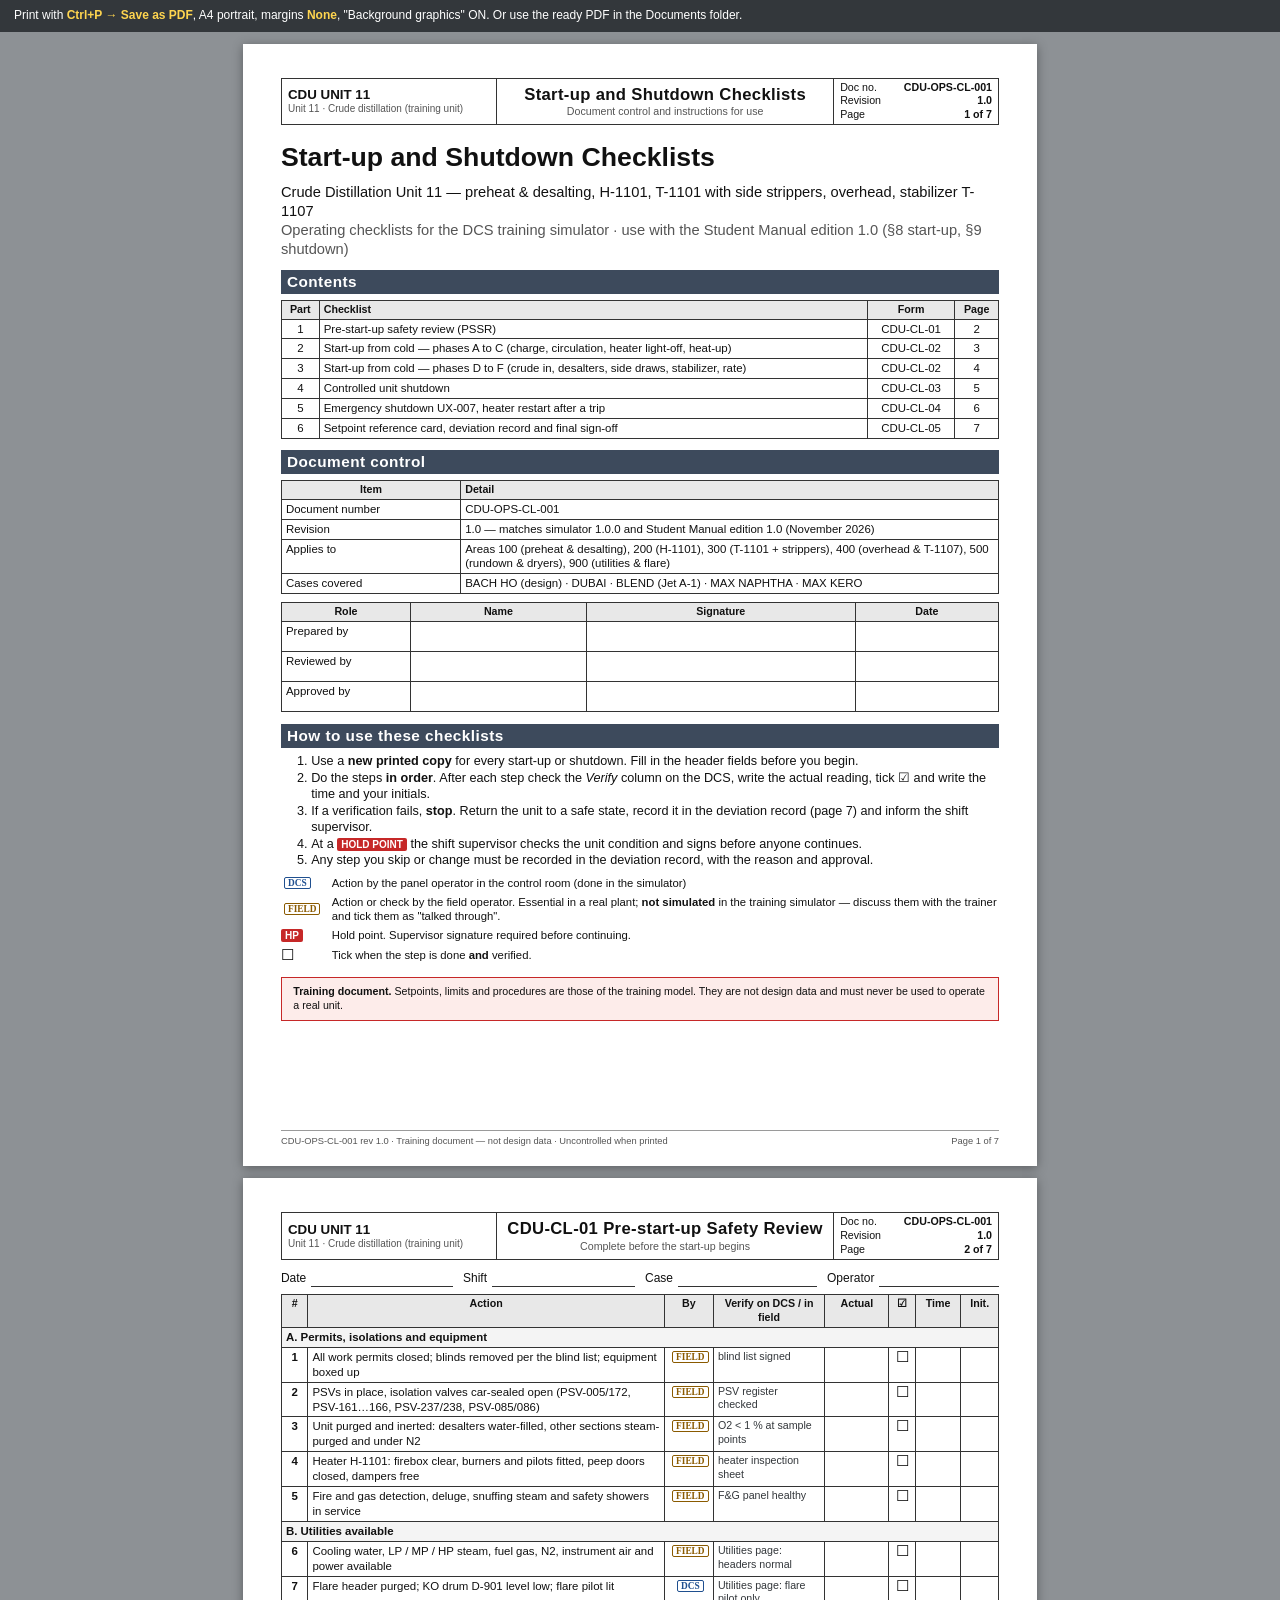
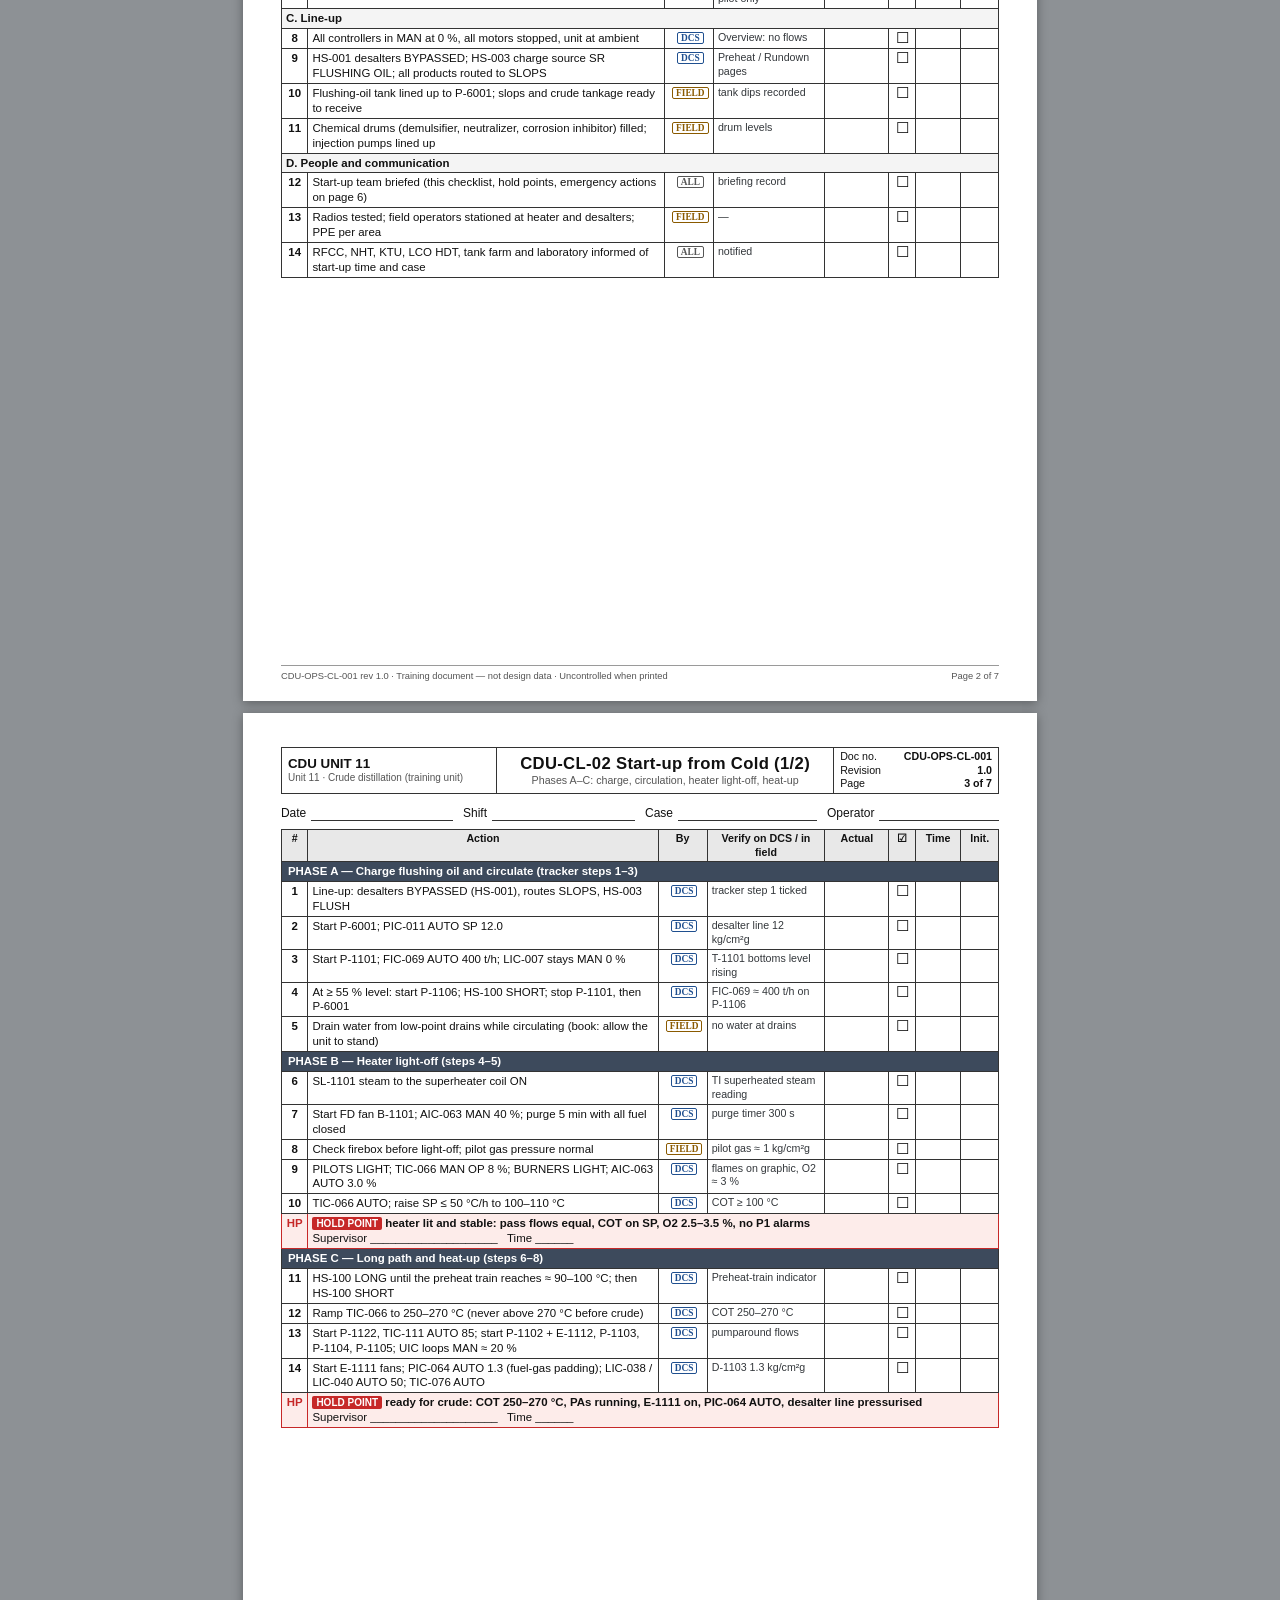
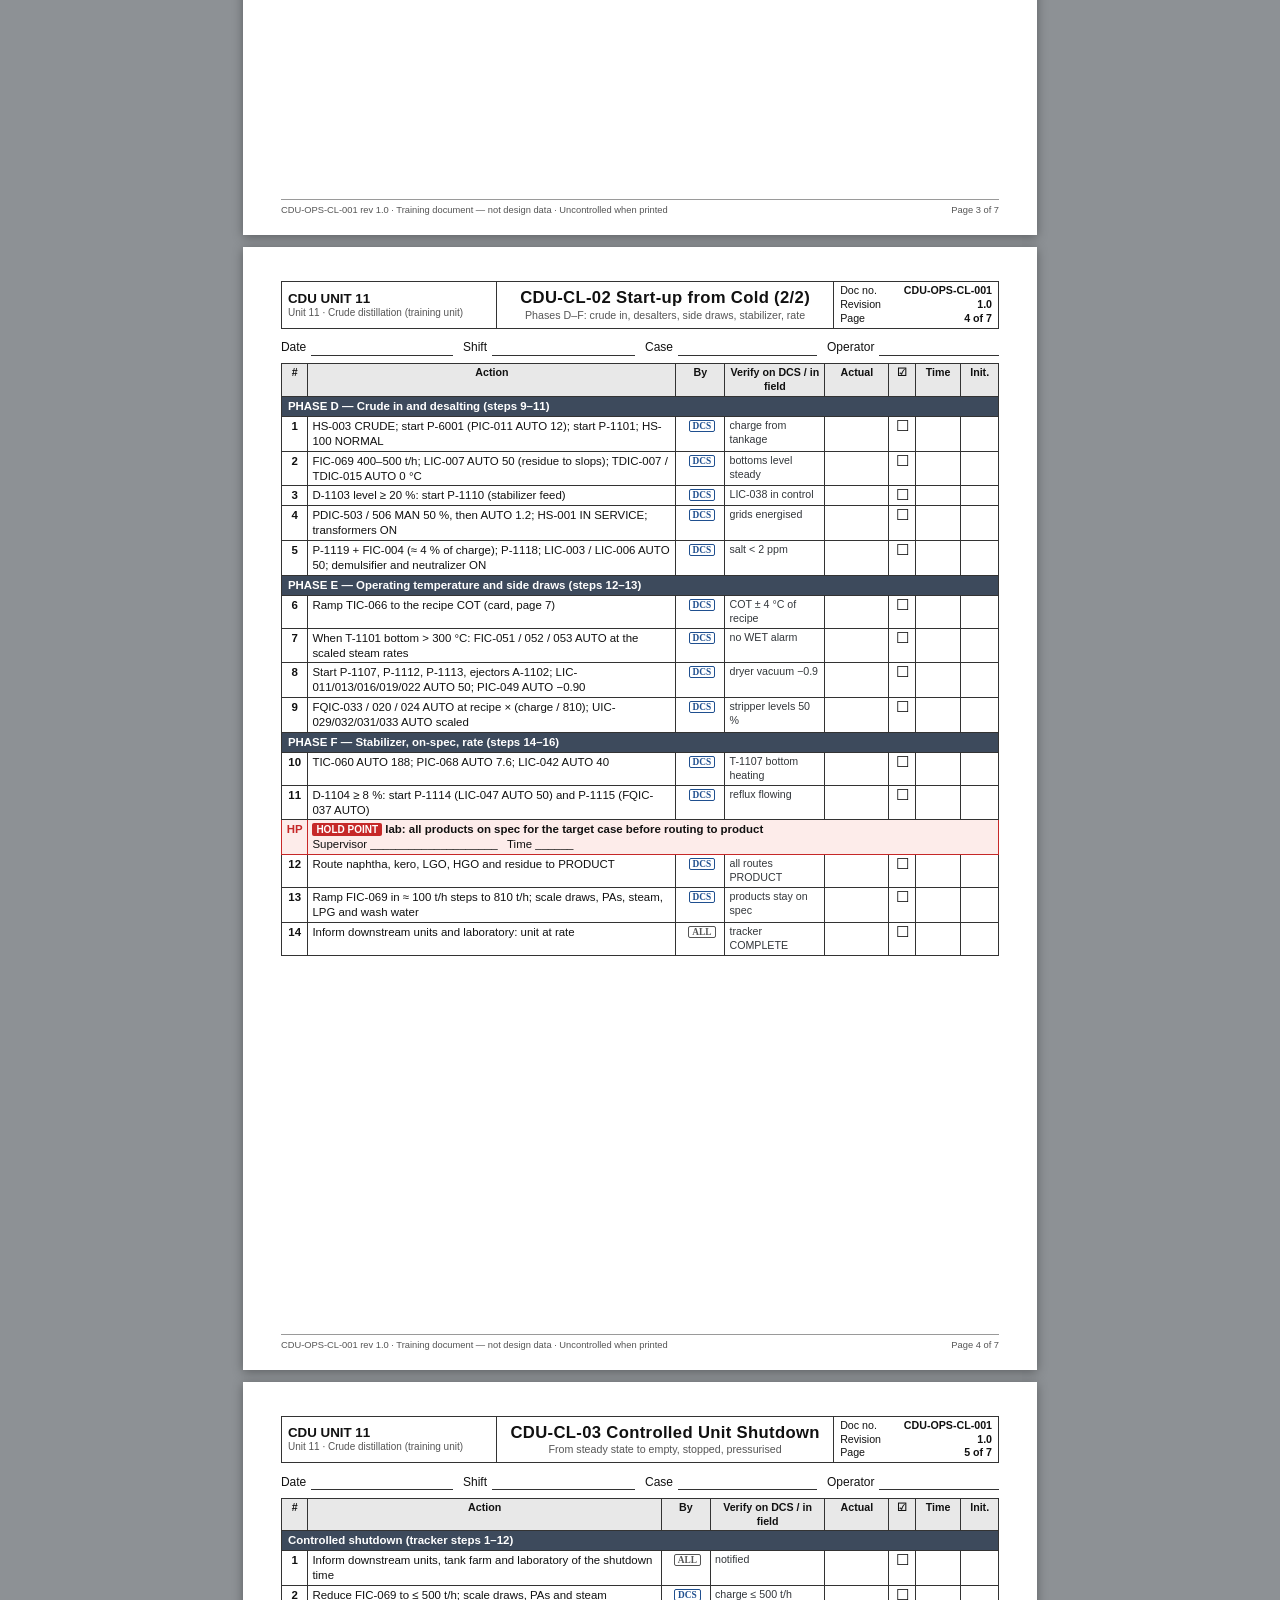
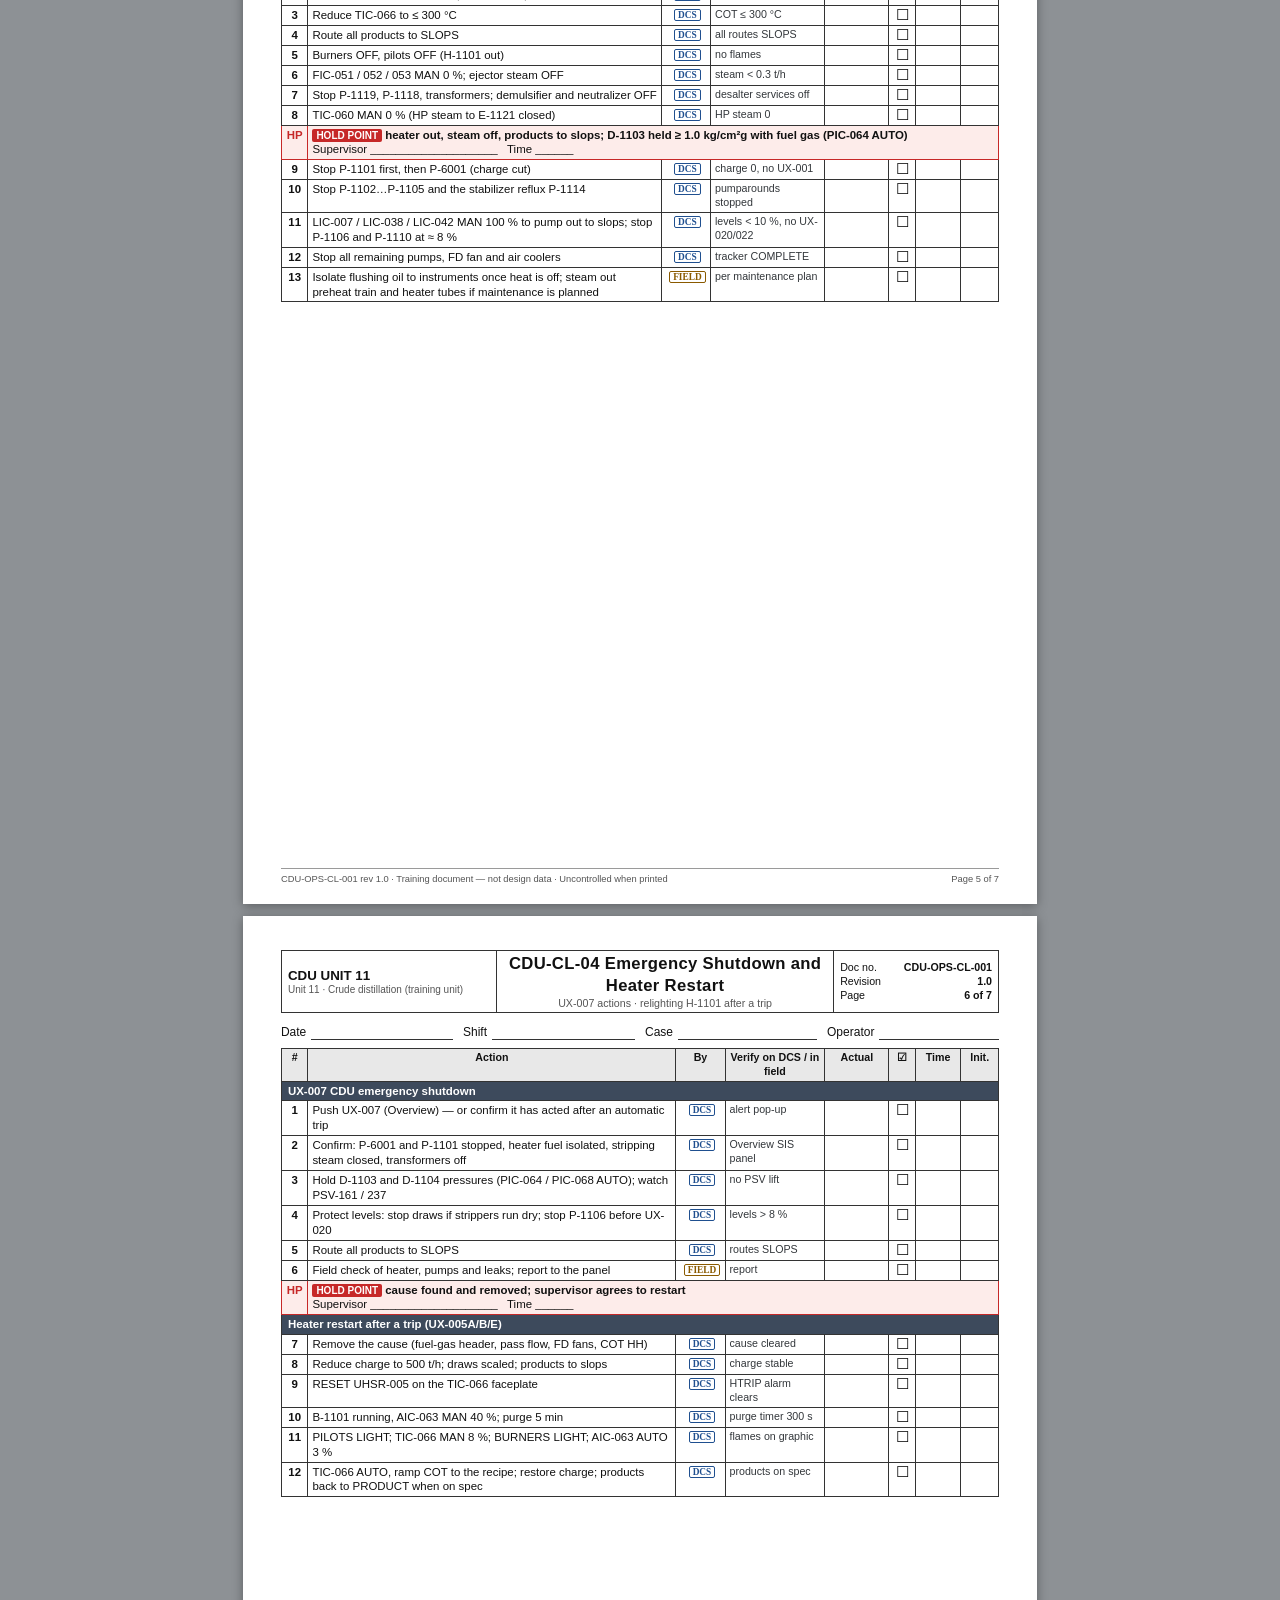
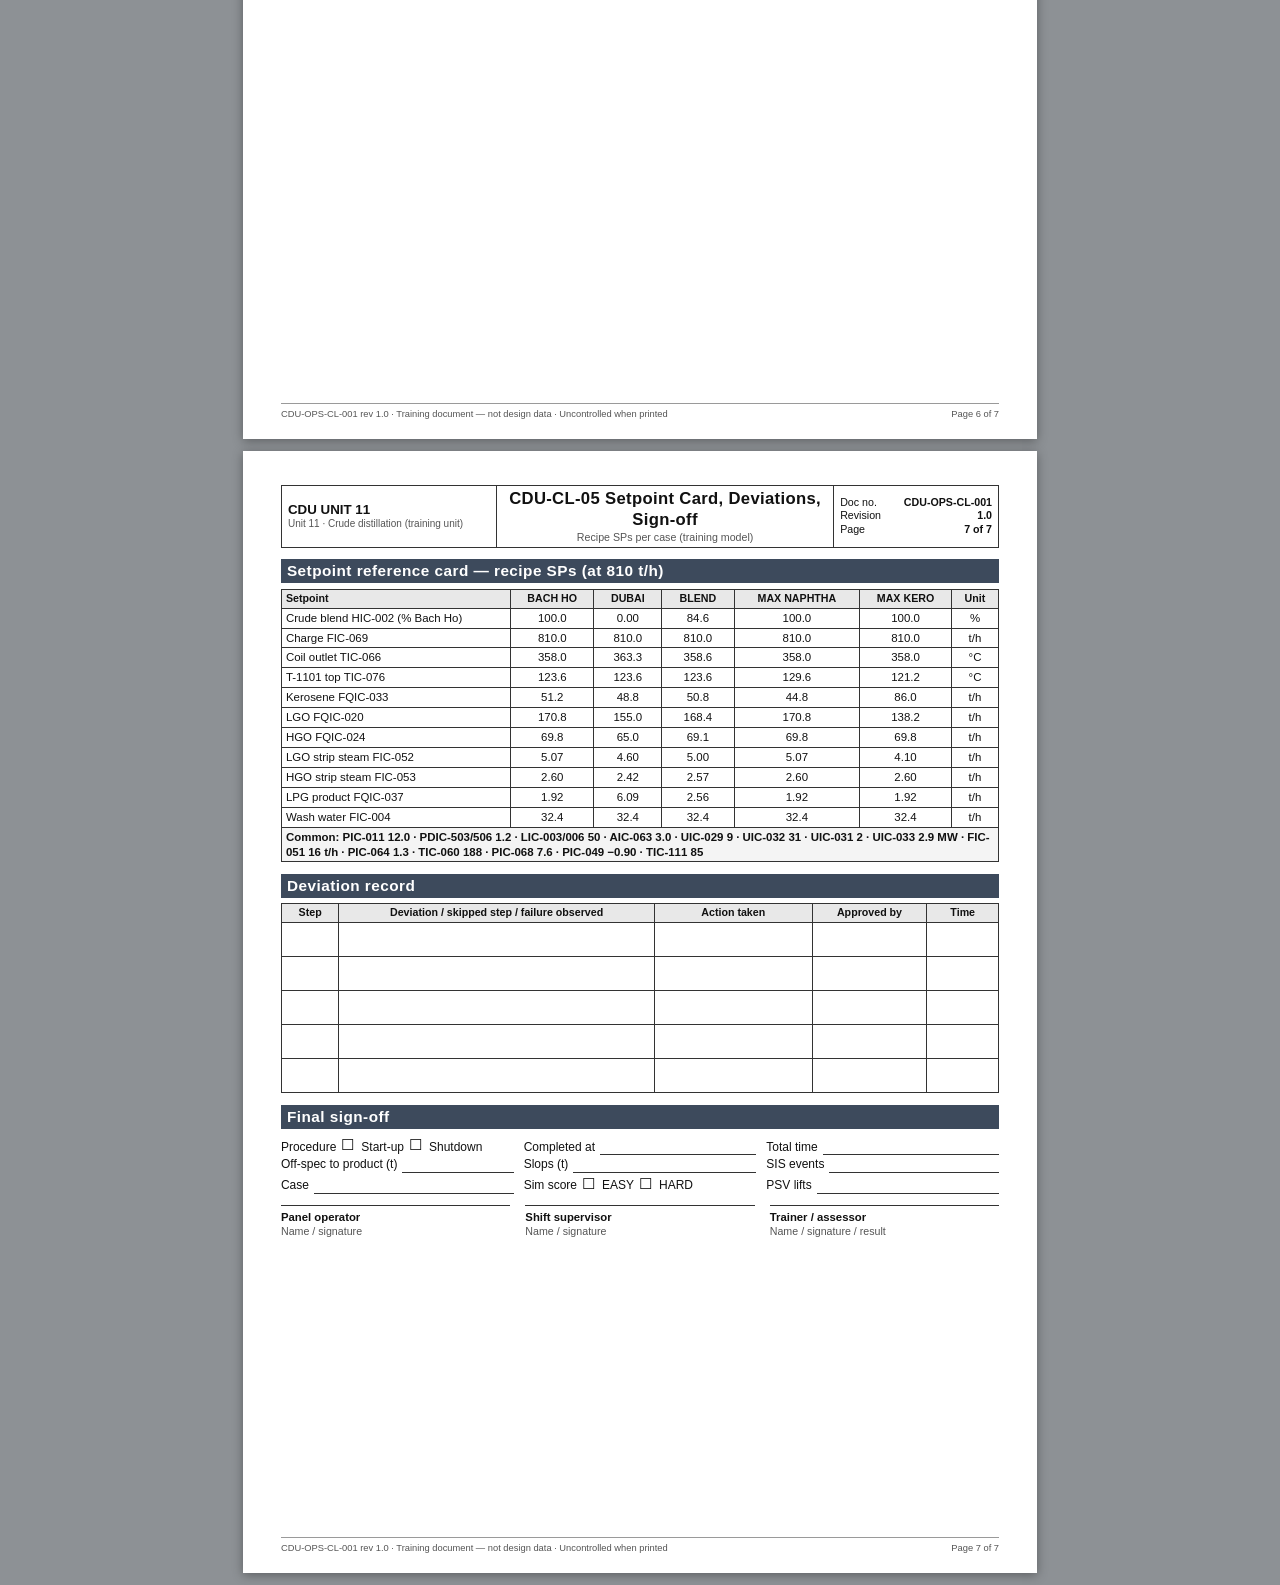
<file: forms/checklists.html>
<!doctype html>
<html lang="en">
<head>
<meta charset="utf-8">
<meta name="viewport" content="width=device-width,initial-scale=1">
<title>CDU Unit 11 — Start-up and Shutdown Checklists</title>
<link rel="stylesheet" href="forms.css">
<style>@page{size:A4 portrait;margin:0} table.t td.v{color:#33373b;font-size:8pt} table.t td.act{width:56mm}</style>
</head>
<body class="portrait" data-doc="CDU-OPS-CL-001" data-rev="1.0" data-unit="Unit 11 · Crude distillation (training unit)">
<div class="noprint">Print with <b>Ctrl+P → Save as PDF</b>, A4 portrait, margins <b>None</b>, "Background graphics" ON. Or use the ready PDF in the Documents folder.</div>

<div class="sheet" data-t="Start-up and Shutdown Checklists" data-s="Document control and instructions for use">
<h1 style="margin-top:4mm">Start-up and Shutdown Checklists</h1>
<p style="font-size:11pt">Crude Distillation Unit 11 — preheat & desalting, H-1101, T-1101 with side strippers, overhead, stabilizer T-1107<br><span class="mut">Operating checklists for the DCS training simulator · use with the Student Manual edition 1.0 (§8 start-up, §9 shutdown)</span></p>
<h2>Contents</h2>
<table class="t">
<tr><th>Part</th><th style="text-align:left">Checklist</th><th>Form</th><th>Page</th></tr>
<tr><td class="c">1</td><td>Pre-start-up safety review (PSSR)</td><td class="c">CDU-CL-01</td><td class="c">2</td></tr>
<tr><td class="c">2</td><td>Start-up from cold — phases A to C (charge, circulation, heater light-off, heat-up)</td><td class="c">CDU-CL-02</td><td class="c">3</td></tr>
<tr><td class="c">3</td><td>Start-up from cold — phases D to F (crude in, desalters, side draws, stabilizer, rate)</td><td class="c">CDU-CL-02</td><td class="c">4</td></tr>
<tr><td class="c">4</td><td>Controlled unit shutdown</td><td class="c">CDU-CL-03</td><td class="c">5</td></tr>
<tr><td class="c">5</td><td>Emergency shutdown UX-007, heater restart after a trip</td><td class="c">CDU-CL-04</td><td class="c">6</td></tr>
<tr><td class="c">6</td><td>Setpoint reference card, deviation record and final sign-off</td><td class="c">CDU-CL-05</td><td class="c">7</td></tr>
</table>
<h2>Document control</h2>
<table class="t">
<tr><th style="width:25%">Item</th><th style="text-align:left">Detail</th></tr>
<tr><td>Document number</td><td>CDU-OPS-CL-001</td></tr>
<tr><td>Revision</td><td>1.0 — matches simulator 1.0.0 and Student Manual edition 1.0 (November 2026)</td></tr>
<tr><td>Applies to</td><td>Areas 100 (preheat & desalting), 200 (H-1101), 300 (T-1101 + strippers), 400 (overhead & T-1107), 500 (rundown & dryers), 900 (utilities & flare)</td></tr>
<tr><td>Cases covered</td><td>BACH HO (design) · DUBAI · BLEND (Jet A-1) · MAX NAPHTHA · MAX KERO</td></tr>
</table>
<table class="t" style="margin-top:2mm">
<tr><th style="width:18%">Role</th><th>Name</th><th>Signature</th><th style="width:20%">Date</th></tr>
<tr><td>Prepared by</td><td style="height:8mm"></td><td></td><td></td></tr>
<tr><td>Reviewed by</td><td style="height:8mm"></td><td></td><td></td></tr>
<tr><td>Approved by</td><td style="height:8mm"></td><td></td><td></td></tr>
</table>
<h2>How to use these checklists</h2>
<ol style="margin:1mm 0 1mm 5mm;padding-left:3mm">
<li>Use a <b>new printed copy</b> for every start-up or shutdown. Fill in the header fields before you begin.</li>
<li>Do the steps <b>in order</b>. After each step check the <i>Verify</i> column on the DCS, write the actual reading, tick ☑ and write the time and your initials.</li>
<li>If a verification fails, <b>stop</b>. Return the unit to a safe state, record it in the deviation record (page 7) and inform the shift supervisor.</li>
<li>At a <span class="hpbadge">HOLD POINT</span> the shift supervisor checks the unit condition and signs before anyone continues.</li>
<li>Any step you skip or change must be recorded in the deviation record, with the reason and approval.</li>
</ol>
<div class="legend" style="margin-top:2mm">
<span><span class="field dcs">DCS</span></span><span>Action by the panel operator in the control room (done in the simulator)</span>
<span><span class="field f">FIELD</span></span><span>Action or check by the field operator. Essential in a real plant; <b>not simulated</b> in the training simulator — discuss them with the trainer and tick them as "talked through".</span>
<span><span class="hpbadge">HP</span></span><span>Hold point. Supervisor signature required before continuing.</span>
<span class="chk">☐</span><span>Tick when the step is done <b>and</b> verified.</span>
</div>
<div class="box warn small" style="margin-top:3mm"><b>Training document.</b> Setpoints, limits and procedures are those of the training model. They are not design data and must never be used to operate a real unit.</div>
</div>

<div class="sheet" data-t="CDU-CL-01 Pre-start-up Safety Review" data-s="Complete before the start-up begins" data-rows="pssr"></div>
<div class="sheet" data-t="CDU-CL-02 Start-up from Cold (1/2)" data-s="Phases A–C: charge, circulation, heater light-off, heat-up" data-rows="su1"></div>
<div class="sheet" data-t="CDU-CL-02 Start-up from Cold (2/2)" data-s="Phases D–F: crude in, desalters, side draws, stabilizer, rate" data-rows="su2"></div>
<div class="sheet" data-t="CDU-CL-03 Controlled Unit Shutdown" data-s="From steady state to empty, stopped, pressurised" data-rows="sd"></div>
<div class="sheet" data-t="CDU-CL-04 Emergency Shutdown and Heater Restart" data-s="UX-007 actions · relighting H-1101 after a trip" data-rows="em"></div>

<div class="sheet" data-t="CDU-CL-05 Setpoint Card, Deviations, Sign-off" data-s="Recipe SPs per case (training model)">
<h2>Setpoint reference card — recipe SPs (at 810 t/h)</h2>
<div id="card"></div>
<h2>Deviation record</h2>
<table class="t"><tr><th style="width:8%">Step</th><th>Deviation / skipped step / failure observed</th><th style="width:22%">Action taken</th><th style="width:16%">Approved by</th><th style="width:10%">Time</th></tr>
<tr><td style="height:9mm"></td><td></td><td></td><td></td><td></td></tr><tr><td style="height:9mm"></td><td></td><td></td><td></td><td></td></tr><tr><td style="height:9mm"></td><td></td><td></td><td></td><td></td></tr><tr><td style="height:9mm"></td><td></td><td></td><td></td><td></td></tr><tr><td style="height:9mm"></td><td></td><td></td><td></td><td></td></tr></table>
<h2>Final sign-off</h2>
<div class="fields c3">
<div>Procedure <span class="chk">☐</span>Start-up <span class="chk">☐</span>Shutdown</div><div>Completed at <span class="fill"></span></div><div>Total time <span class="fill"></span></div>
<div>Off-spec to product (t) <span class="fill"></span></div><div>Slops (t) <span class="fill"></span></div><div>SIS events <span class="fill"></span></div>
<div>Case <span class="fill"></span></div><div>Sim score <span class="chk">☐</span>EASY <span class="chk">☐</span>HARD</div><div>PSV lifts <span class="fill"></span></div>
</div>
<div class="sig"><div><b>Panel operator</b>Name / signature</div><div><b>Shift supervisor</b>Name / signature</div><div><b>Trainer / assessor</b>Name / signature / result</div></div>
</div>

<script src="../assets/model.js"></script>
<script>
const D = 'DCS', FL = 'FIELD', A = 'ALL';
const R = {
  pssr: [['sec', 'A. Permits, isolations and equipment'],
    [FL, 'All work permits closed; blinds removed per the blind list; equipment boxed up', 'blind list signed'],
    [FL, 'PSVs in place, isolation valves car-sealed open (PSV-005/172, PSV-161…166, PSV-237/238, PSV-085/086)', 'PSV register checked'],
    [FL, 'Unit purged and inerted: desalters water-filled, other sections steam-purged and under N2', 'O2 < 1 % at sample points'],
    [FL, 'Heater H-1101: firebox clear, burners and pilots fitted, peep doors closed, dampers free', 'heater inspection sheet'],
    [FL, 'Fire and gas detection, deluge, snuffing steam and safety showers in service', 'F&G panel healthy'],
    ['sec', 'B. Utilities available'],
    [FL, 'Cooling water, LP / MP / HP steam, fuel gas, N2, instrument air and power available', 'Utilities page: headers normal'],
    [D, 'Flare header purged; KO drum D-901 level low; flare pilot lit', 'Utilities page: flare pilot only'],
    ['sec', 'C. Line-up'],
    [D, 'All controllers in MAN at 0 %, all motors stopped, unit at ambient', 'Overview: no flows'],
    [D, 'HS-001 desalters BYPASSED; HS-003 charge source SR FLUSHING OIL; all products routed to SLOPS', 'Preheat / Rundown pages'],
    [FL, 'Flushing-oil tank lined up to P-6001; slops and crude tankage ready to receive', 'tank dips recorded'],
    [FL, 'Chemical drums (demulsifier, neutralizer, corrosion inhibitor) filled; injection pumps lined up', 'drum levels'],
    ['sec', 'D. People and communication'],
    [A, 'Start-up team briefed (this checklist, hold points, emergency actions on page 6)', 'briefing record'],
    [FL, 'Radios tested; field operators stationed at heater and desalters; PPE per area', '—'],
    [A, 'RFCC, NHT, KTU, LCO HDT, tank farm and laboratory informed of start-up time and case', 'notified']],
  su1: [['ph', 'PHASE A — Charge flushing oil and circulate (tracker steps 1–3)'],
    [D, 'Line-up: desalters BYPASSED (HS-001), routes SLOPS, HS-003 FLUSH', 'tracker step 1 ticked'],
    [D, 'Start P-6001; PIC-011 AUTO SP 12.0', 'desalter line 12 kg/cm²g'],
    [D, 'Start P-1101; FIC-069 AUTO 400 t/h; LIC-007 stays MAN 0 %', 'T-1101 bottoms level rising'],
    [D, 'At ≥ 55 % level: start P-1106; HS-100 SHORT; stop P-1101, then P-6001', 'FIC-069 ≈ 400 t/h on P-1106'],
    [FL, 'Drain water from low-point drains while circulating (book: allow the unit to stand)', 'no water at drains'],
    ['ph', 'PHASE B — Heater light-off (steps 4–5)'],
    [D, 'SL-1101 steam to the superheater coil ON', 'TI superheated steam reading'],
    [D, 'Start FD fan B-1101; AIC-063 MAN 40 %; purge 5 min with all fuel closed', 'purge timer 300 s'],
    [FL, 'Check firebox before light-off; pilot gas pressure normal', 'pilot gas ≈ 1 kg/cm²g'],
    [D, 'PILOTS LIGHT; TIC-066 MAN OP 8 %; BURNERS LIGHT; AIC-063 AUTO 3.0 %', 'flames on graphic, O2 ≈ 3 %'],
    [D, 'TIC-066 AUTO; raise SP ≤ 50 °C/h to 100–110 °C', 'COT ≥ 100 °C'],
    ['hp', 'HOLD POINT 1 — heater lit and stable: pass flows equal, COT on SP, O2 2.5–3.5 %, no P1 alarms'],
    ['ph', 'PHASE C — Long path and heat-up (steps 6–8)'],
    [D, 'HS-100 LONG until the preheat train reaches ≈ 90–100 °C; then HS-100 SHORT', 'Preheat-train indicator'],
    [D, 'Ramp TIC-066 to 250–270 °C (never above 270 °C before crude)', 'COT 250–270 °C'],
    [D, 'Start P-1122, TIC-111 AUTO 85; start P-1102 + E-1112, P-1103, P-1104, P-1105; UIC loops MAN ≈ 20 %', 'pumparound flows'],
    [D, 'Start E-1111 fans; PIC-064 AUTO 1.3 (fuel-gas padding); LIC-038 / LIC-040 AUTO 50; TIC-076 AUTO', 'D-1103 1.3 kg/cm²g'],
    ['hp', 'HOLD POINT 2 — ready for crude: COT 250–270 °C, PAs running, E-1111 on, PIC-064 AUTO, desalter line pressurised']],
  su2: [['ph', 'PHASE D — Crude in and desalting (steps 9–11)'],
    [D, 'HS-003 CRUDE; start P-6001 (PIC-011 AUTO 12); start P-1101; HS-100 NORMAL', 'charge from tankage'],
    [D, 'FIC-069 400–500 t/h; LIC-007 AUTO 50 (residue to slops); TDIC-007 / TDIC-015 AUTO 0 °C', 'bottoms level steady'],
    [D, 'D-1103 level ≥ 20 %: start P-1110 (stabilizer feed)', 'LIC-038 in control'],
    [D, 'PDIC-503 / 506 MAN 50 %, then AUTO 1.2; HS-001 IN SERVICE; transformers ON', 'grids energised'],
    [D, 'P-1119 + FIC-004 (≈ 4 % of charge); P-1118; LIC-003 / LIC-006 AUTO 50; demulsifier and neutralizer ON', 'salt < 2 ppm'],
    ['ph', 'PHASE E — Operating temperature and side draws (steps 12–13)'],
    [D, 'Ramp TIC-066 to the recipe COT (card, page 7)', 'COT ± 4 °C of recipe'],
    [D, 'When T-1101 bottom > 300 °C: FIC-051 / 052 / 053 AUTO at the scaled steam rates', 'no WET alarm'],
    [D, 'Start P-1107, P-1112, P-1113, ejectors A-1102; LIC-011/013/016/019/022 AUTO 50; PIC-049 AUTO −0.90', 'dryer vacuum −0.9'],
    [D, 'FQIC-033 / 020 / 024 AUTO at recipe × (charge / 810); UIC-029/032/031/033 AUTO scaled', 'stripper levels 50 %'],
    ['ph', 'PHASE F — Stabilizer, on-spec, rate (steps 14–16)'],
    [D, 'TIC-060 AUTO 188; PIC-068 AUTO 7.6; LIC-042 AUTO 40', 'T-1107 bottom heating'],
    [D, 'D-1104 ≥ 8 %: start P-1114 (LIC-047 AUTO 50) and P-1115 (FQIC-037 AUTO)', 'reflux flowing'],
    ['hp', 'HOLD POINT 3 — lab: all products on spec for the target case before routing to product'],
    [D, 'Route naphtha, kero, LGO, HGO and residue to PRODUCT', 'all routes PRODUCT'],
    [D, 'Ramp FIC-069 in ≈ 100 t/h steps to 810 t/h; scale draws, PAs, steam, LPG and wash water', 'products stay on spec'],
    [A, 'Inform downstream units and laboratory: unit at rate', 'tracker COMPLETE']],
  sd: [['ph', 'Controlled shutdown (tracker steps 1–12)'],
    [A, 'Inform downstream units, tank farm and laboratory of the shutdown time', 'notified'],
    [D, 'Reduce FIC-069 to ≤ 500 t/h; scale draws, PAs and steam', 'charge ≤ 500 t/h'],
    [D, 'Reduce TIC-066 to ≤ 300 °C', 'COT ≤ 300 °C'],
    [D, 'Route all products to SLOPS', 'all routes SLOPS'],
    [D, 'Burners OFF, pilots OFF (H-1101 out)', 'no flames'],
    [D, 'FIC-051 / 052 / 053 MAN 0 %; ejector steam OFF', 'steam < 0.3 t/h'],
    [D, 'Stop P-1119, P-1118, transformers; demulsifier and neutralizer OFF', 'desalter services off'],
    [D, 'TIC-060 MAN 0 % (HP steam to E-1121 closed)', 'HP steam 0'],
    ['hp', 'HOLD POINT — heater out, steam off, products to slops; D-1103 held ≥ 1.0 kg/cm²g with fuel gas (PIC-064 AUTO)'],
    [D, 'Stop P-1101 first, then P-6001 (charge cut)', 'charge 0, no UX-001'],
    [D, 'Stop P-1102…P-1105 and the stabilizer reflux P-1114', 'pumparounds stopped'],
    [D, 'LIC-007 / LIC-038 / LIC-042 MAN 100 % to pump out to slops; stop P-1106 and P-1110 at ≈ 8 %', 'levels < 10 %, no UX-020/022'],
    [D, 'Stop all remaining pumps, FD fan and air coolers', 'tracker COMPLETE'],
    [FL, 'Isolate flushing oil to instruments once heat is off; steam out preheat train and heater tubes if maintenance is planned', 'per maintenance plan']],
  em: [['ph', 'UX-007 CDU emergency shutdown'],
    [D, 'Push UX-007 (Overview) — or confirm it has acted after an automatic trip', 'alert pop-up'],
    [D, 'Confirm: P-6001 and P-1101 stopped, heater fuel isolated, stripping steam closed, transformers off', 'Overview SIS panel'],
    [D, 'Hold D-1103 and D-1104 pressures (PIC-064 / PIC-068 AUTO); watch PSV-161 / 237', 'no PSV lift'],
    [D, 'Protect levels: stop draws if strippers run dry; stop P-1106 before UX-020', 'levels > 8 %'],
    [D, 'Route all products to SLOPS', 'routes SLOPS'],
    [FL, 'Field check of heater, pumps and leaks; report to the panel', 'report'],
    ['hp', 'HOLD POINT — cause found and removed; supervisor agrees to restart'],
    ['ph', 'Heater restart after a trip (UX-005A/B/E)'],
    [D, 'Remove the cause (fuel-gas header, pass flow, FD fans, COT HH)', 'cause cleared'],
    [D, 'Reduce charge to 500 t/h; draws scaled; products to slops', 'charge stable'],
    [D, 'RESET UHSR-005 on the TIC-066 faceplate', 'HTRIP alarm clears'],
    [D, 'B-1101 running, AIC-063 MAN 40 %; purge 5 min', 'purge timer 300 s'],
    [D, 'PILOTS LIGHT; TIC-066 MAN 8 %; BURNERS LIGHT; AIC-063 AUTO 3 %', 'flames on graphic'],
    [D, 'TIC-066 AUTO, ramp COT to the recipe; restore charge; products back to PRODUCT when on spec', 'products on spec']]
};
document.querySelectorAll('.sheet[data-rows]').forEach(s => {
  const rows = R[s.dataset.rows]; let n = 0;
  let html = '<div class="fields c4" style="margin:0 0 2mm"><div>Date <span class="fill"></span></div><div>Shift <span class="fill"></span></div><div>Case <span class="fill"></span></div><div>Operator <span class="fill"></span></div></div>';
  html += '<table class="t"><tr><th style="width:7mm">#</th><th class="act">Action</th><th style="width:13mm">By</th><th>Verify on DCS / in field</th><th style="width:17mm">Actual</th><th style="width:7mm">☑</th><th style="width:12mm">Time</th><th style="width:10mm">Init.</th></tr>';
  for (const r of rows) {
    if (r[0] === 'ph') html += '<tr class="ph"><td colspan="8">' + r[1] + '</td></tr>';
    else if (r[0] === 'sec') html += '<tr class="sec"><td colspan="8">' + r[1] + '</td></tr>';
    else if (r[0] === 'hp') html += '<tr class="hp"><td class="n hpl">HP</td><td colspan="7"><span class="hpbadge">HOLD POINT</span> <b>' + r[1].replace(/^HOLD POINT[^—]*— /, '') + '</b><br>Supervisor ____________________ &nbsp; Time ______</td></tr>';
    else { n++; html += '<tr><td class="n">' + n + '</td><td>' + r[1] + '</td><td class="c"><span class="field ' + (r[0] === D ? 'dcs' : r[0] === FL ? 'f' : '') + '">' + r[0] + '</span></td><td class="v">' + r[2] + '</td><td></td><td class="box"></td><td></td><td></td></tr>'; }
  }
  s.innerHTML = html + '</table>';
});
// setpoint card from the recipe solver
(function () {
  const g = Object.keys(CDU.GRADES), it = CDU.recipeItems('BACH HO');
  let h = '<table class="t"><tr><th style="text-align:left">Setpoint</th>' + g.map(k => '<th>' + k + '</th>').join('') + '<th>Unit</th></tr>';
  it.forEach(([lab, , , u], i) => { h += '<tr><td>' + lab + '</td>' + g.map(k => { const v = CDU.recipeItems(k)[i][2]; return '<td class="c">' + (+v).toFixed(Math.abs(v) < 10 ? 2 : 1) + '</td>'; }).join('') + '<td class="c">' + u + '</td></tr>'; });
  h += '<tr class="sec"><td colspan="' + (g.length + 2) + '">Common: PIC-011 12.0 · PDIC-503/506 1.2 · LIC-003/006 50 · AIC-063 3.0 · UIC-029 9 · UIC-032 31 · UIC-031 2 · UIC-033 2.9 MW · FIC-051 16 t/h · PIC-064 1.3 · TIC-060 188 · PIC-068 7.6 · PIC-049 −0.90 · TIC-111 85</td></tr></table>';
  document.getElementById('card').innerHTML = h;
})();
(function () {
  const b = document.body, sheets = [...document.querySelectorAll('.sheet')];
  sheets.forEach((s, i) => {
    const hd = document.createElement('table'); hd.className = 'dh';
    hd.innerHTML = '<tr><td class="org">CDU UNIT 11<small>' + b.dataset.unit + '</small></td><td class="ttl">' + s.dataset.t + '<small>' + (s.dataset.s || '') + '</small></td>' +
      '<td class="meta"><div><span>Doc no.</span><b>' + b.dataset.doc + '</b></div><div><span>Revision</span><b>' + b.dataset.rev + '</b></div><div><span>Page</span><b>' + (i + 1) + ' of ' + sheets.length + '</b></div></td></tr>';
    s.prepend(hd);
    const ft = document.createElement('div'); ft.className = 'foot';
    ft.innerHTML = '<span>' + b.dataset.doc + ' rev ' + b.dataset.rev + ' · Training document — not design data · Uncontrolled when printed</span><span>Page ' + (i + 1) + ' of ' + sheets.length + '</span>';
    s.append(ft);
  });
})();
</script>
</body>
</html>
</file>
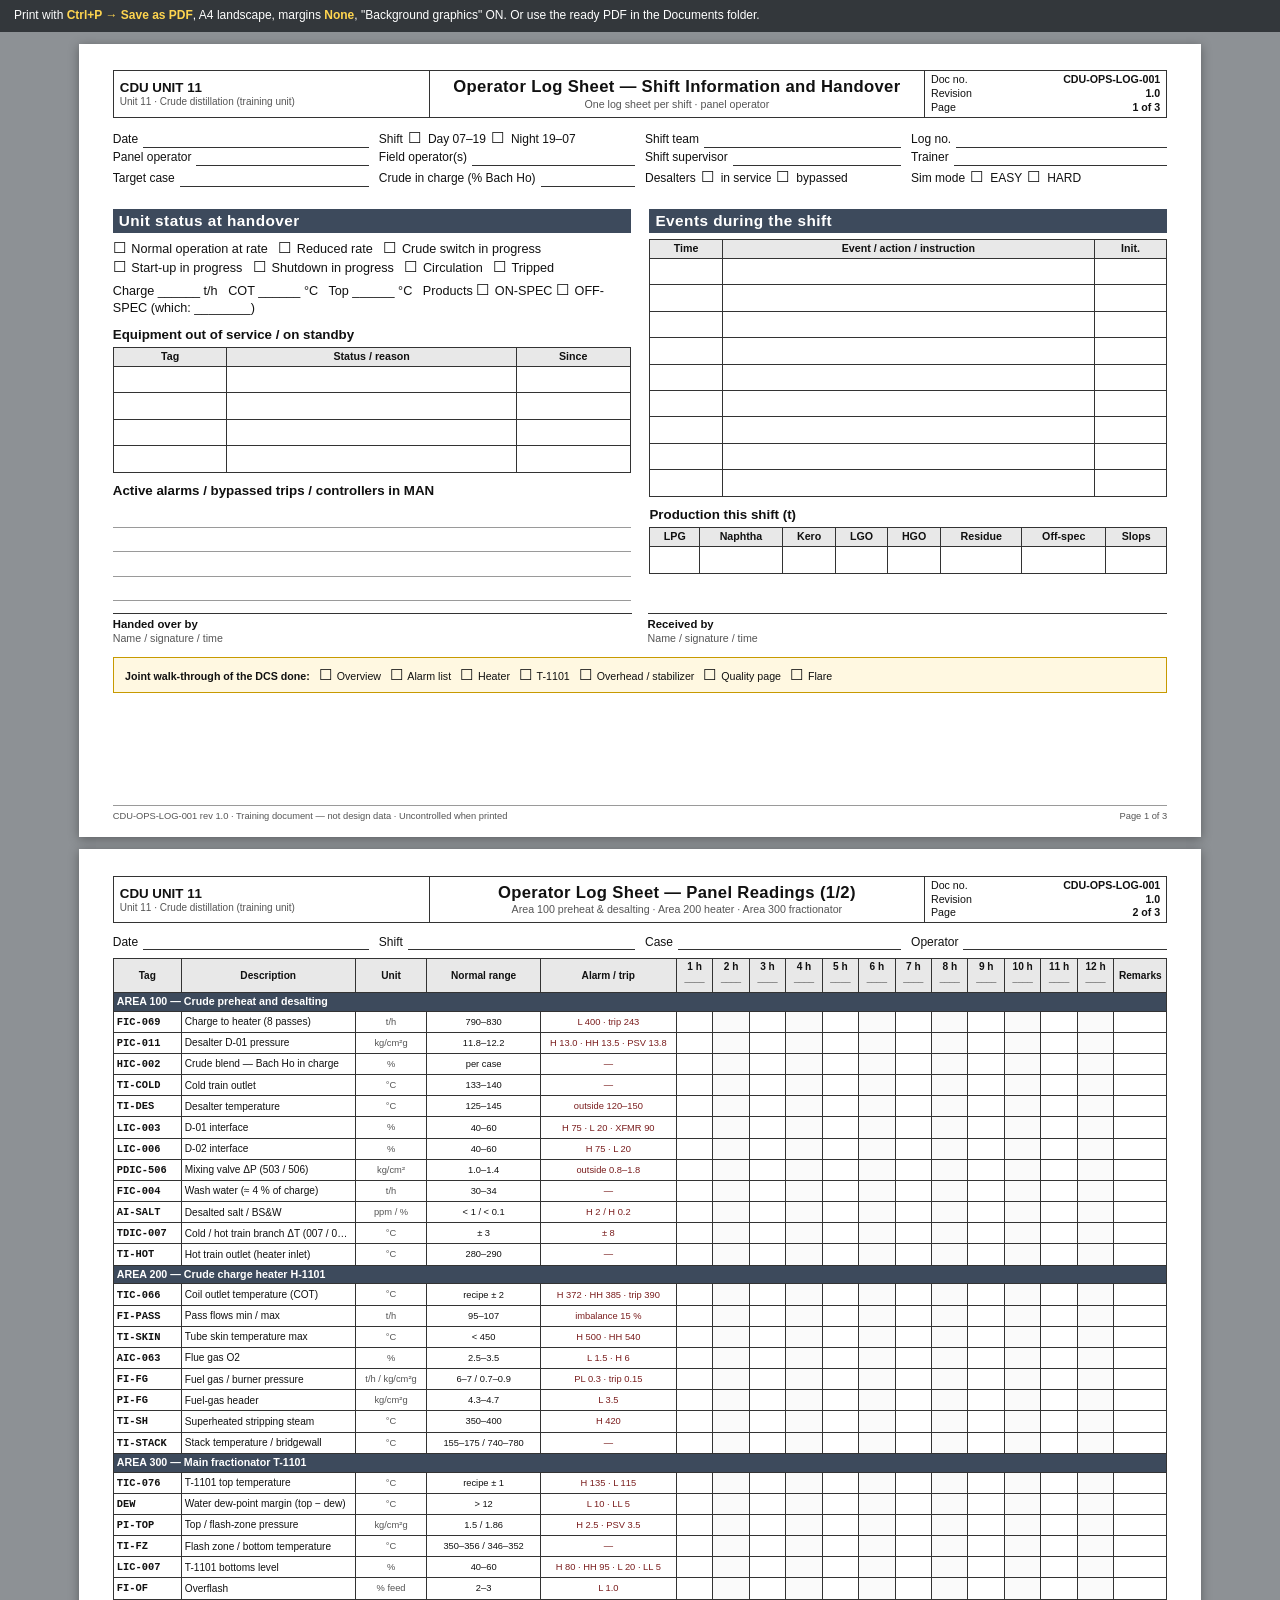
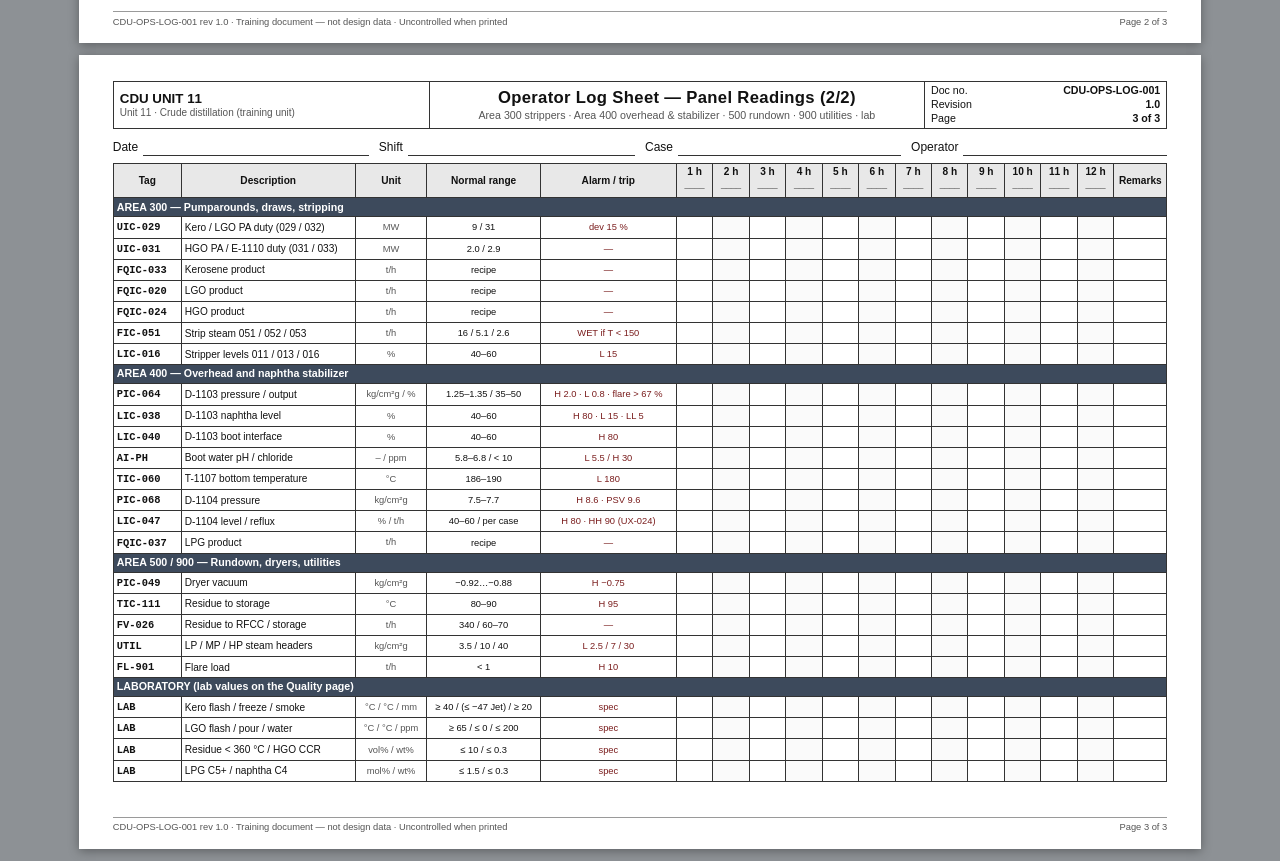
<file: forms/logsheet.html>
<!doctype html>
<html lang="en">
<head>
<meta charset="utf-8">
<meta name="viewport" content="width=device-width,initial-scale=1">
<title>CDU Unit 11 — Operator Log Sheet</title>
<link rel="stylesheet" href="forms.css">
<style>@page{size:A4 landscape;margin:0}
col.c-tag{width:18mm} col.c-d{width:46mm} col.c-u{width:19mm} col.c-nr{width:30mm} col.c-al{width:36mm} col.c-rm{width:14mm}
table.log td.nr,table.log td.al{font:7pt "Segoe UI",Arial,sans-serif} table.log td.u{font-size:7pt;white-space:nowrap} table.log td.d{font-size:7.6pt}</style>
</head>
<body class="landscape" data-doc="CDU-OPS-LOG-001" data-rev="1.0" data-unit="Unit 11 · Crude distillation (training unit)">
<div class="noprint">Print with <b>Ctrl+P → Save as PDF</b>, A4 landscape, margins <b>None</b>, "Background graphics" ON. Or use the ready PDF in the Documents folder.</div>

<div class="sheet" data-t="Operator Log Sheet — Shift Information and Handover" data-s="One log sheet per shift · panel operator">
<div class="fields c4">
<div>Date <span class="fill"></span></div><div>Shift <span class="chk">☐</span>Day 07–19 <span class="chk">☐</span>Night 19–07</div><div>Shift team <span class="fill"></span></div><div>Log no. <span class="fill"></span></div>
<div>Panel operator <span class="fill"></span></div><div>Field operator(s) <span class="fill"></span></div><div>Shift supervisor <span class="fill"></span></div><div>Trainer <span class="fill"></span></div>
<div>Target case <span class="fill"></span></div><div>Crude in charge (% Bach Ho) <span class="fill"></span></div><div>Desalters <span class="chk">☐</span>in service <span class="chk">☐</span>bypassed</div><div>Sim mode <span class="chk">☐</span>EASY <span class="chk">☐</span>HARD</div>
</div>
<div class="cols">
<div><h2>Unit status at handover</h2>
<p><span class="chk">☐</span> Normal operation at rate &nbsp; <span class="chk">☐</span> Reduced rate &nbsp; <span class="chk">☐</span> Crude switch in progress<br>
<span class="chk">☐</span> Start-up in progress &nbsp; <span class="chk">☐</span> Shutdown in progress &nbsp; <span class="chk">☐</span> Circulation &nbsp; <span class="chk">☐</span> Tripped</p>
<p>Charge ______ t/h &nbsp; COT ______ °C &nbsp; Top ______ °C &nbsp; Products <span class="chk">☐</span> ON-SPEC <span class="chk">☐</span> OFF-SPEC (which: ________)</p>
<h3>Equipment out of service / on standby</h3>
<table class="t"><tr><th style="width:22%">Tag</th><th>Status / reason</th><th style="width:22%">Since</th></tr><tr><td style="height:7mm"></td><td></td><td></td></tr><tr><td style="height:7mm"></td><td></td><td></td></tr><tr><td style="height:7mm"></td><td></td><td></td></tr><tr><td style="height:7mm"></td><td></td><td></td></tr></table>
<h3>Active alarms / bypassed trips / controllers in MAN</h3>
<div class="lines"><div></div><div></div><div></div><div></div></div>
</div>
<div><h2>Events during the shift</h2>
<table class="t"><tr><th style="width:14%">Time</th><th>Event / action / instruction</th><th style="width:14%">Init.</th></tr>
<tr><td style="height:7mm"></td><td></td><td></td></tr><tr><td style="height:7mm"></td><td></td><td></td></tr><tr><td style="height:7mm"></td><td></td><td></td></tr><tr><td style="height:7mm"></td><td></td><td></td></tr><tr><td style="height:7mm"></td><td></td><td></td></tr><tr><td style="height:7mm"></td><td></td><td></td></tr><tr><td style="height:7mm"></td><td></td><td></td></tr><tr><td style="height:7mm"></td><td></td><td></td></tr><tr><td style="height:7mm"></td><td></td><td></td></tr></table>
<h3>Production this shift (t)</h3>
<table class="t"><tr><th>LPG</th><th>Naphtha</th><th>Kero</th><th>LGO</th><th>HGO</th><th>Residue</th><th>Off-spec</th><th>Slops</th></tr><tr><td style="height:7mm"></td><td></td><td></td><td></td><td></td><td></td><td></td><td></td></tr></table>
</div></div>
<div class="sig" style="grid-template-columns:1fr 1fr"><div><b>Handed over by</b>Name / signature / time</div><div><b>Received by</b>Name / signature / time</div></div>
<div class="box note small" style="margin-top:3mm"><b>Joint walk-through of the DCS done:</b> &nbsp; <span class="chk">☐</span> Overview &nbsp; <span class="chk">☐</span> Alarm list &nbsp; <span class="chk">☐</span> Heater &nbsp; <span class="chk">☐</span> T-1101 &nbsp; <span class="chk">☐</span> Overhead / stabilizer &nbsp; <span class="chk">☐</span> Quality page &nbsp; <span class="chk">☐</span> Flare</div>
</div>

<div class="sheet" data-t="Operator Log Sheet — Panel Readings (1/2)" data-s="Area 100 preheat & desalting · Area 200 heater · Area 300 fractionator" data-log="1"></div>
<div class="sheet" data-t="Operator Log Sheet — Panel Readings (2/2)" data-s="Area 300 strippers · Area 400 overhead & stabilizer · 500 rundown · 900 utilities · lab" data-log="2"></div>

<script>
const LOG = {
  1: [['sec', 'AREA 100 — Crude preheat and desalting'],
    ['FIC-069', 'Charge to heater (8 passes)', 't/h', '790–830', 'L 400 · trip 243'], ['PIC-011', 'Desalter D-01 pressure', 'kg/cm²g', '11.8–12.2', 'H 13.0 · HH 13.5 · PSV 13.8'],
    ['HIC-002', 'Crude blend — Bach Ho in charge', '%', 'per case', '—'], ['TI-COLD', 'Cold train outlet', '°C', '133–140', '—'],
    ['TI-DES', 'Desalter temperature', '°C', '125–145', 'outside 120–150'], ['LIC-003', 'D-01 interface', '%', '40–60', 'H 75 · L 20 · XFMR 90'],
    ['LIC-006', 'D-02 interface', '%', '40–60', 'H 75 · L 20'], ['PDIC-506', 'Mixing valve ΔP (503 / 506)', 'kg/cm²', '1.0–1.4', 'outside 0.8–1.8'],
    ['FIC-004', 'Wash water (≈ 4 % of charge)', 't/h', '30–34', '—'], ['AI-SALT', 'Desalted salt / BS&W', 'ppm / %', '< 1 / < 0.1', 'H 2 / H 0.2'],
    ['TDIC-007', 'Cold / hot train branch ΔT (007 / 015)', '°C', '± 3', '± 8'], ['TI-HOT', 'Hot train outlet (heater inlet)', '°C', '280–290', '—'],
    ['sec', 'AREA 200 — Crude charge heater H-1101'],
    ['TIC-066', 'Coil outlet temperature (COT)', '°C', 'recipe ± 2', 'H 372 · HH 385 · trip 390'], ['FI-PASS', 'Pass flows min / max', 't/h', '95–107', 'imbalance 15 %'],
    ['TI-SKIN', 'Tube skin temperature max', '°C', '< 450', 'H 500 · HH 540'], ['AIC-063', 'Flue gas O2', '%', '2.5–3.5', 'L 1.5 · H 6'],
    ['FI-FG', 'Fuel gas / burner pressure', 't/h / kg/cm²g', '6–7 / 0.7–0.9', 'PL 0.3 · trip 0.15'], ['PI-FG', 'Fuel-gas header', 'kg/cm²g', '4.3–4.7', 'L 3.5'],
    ['TI-SH', 'Superheated stripping steam', '°C', '350–400', 'H 420'], ['TI-STACK', 'Stack temperature / bridgewall', '°C', '155–175 / 740–780', '—'],
    ['sec', 'AREA 300 — Main fractionator T-1101'],
    ['TIC-076', 'T-1101 top temperature', '°C', 'recipe ± 1', 'H 135 · L 115'], ['DEW', 'Water dew-point margin (top − dew)', '°C', '> 12', 'L 10 · LL 5'],
    ['PI-TOP', 'Top / flash-zone pressure', 'kg/cm²g', '1.5 / 1.86', 'H 2.5 · PSV 3.5'], ['TI-FZ', 'Flash zone / bottom temperature', '°C', '350–356 / 346–352', '—'],
    ['LIC-007', 'T-1101 bottoms level', '%', '40–60', 'H 80 · HH 95 · L 20 · LL 5'], ['FI-OF', 'Overflash', '% feed', '2–3', 'L 1.0']],
  2: [['sec', 'AREA 300 — Pumparounds, draws, stripping'],
    ['UIC-029', 'Kero / LGO PA duty (029 / 032)', 'MW', '9 / 31', 'dev 15 %'], ['UIC-031', 'HGO PA / E-1110 duty (031 / 033)', 'MW', '2.0 / 2.9', '—'],
    ['FQIC-033', 'Kerosene product', 't/h', 'recipe', '—'], ['FQIC-020', 'LGO product', 't/h', 'recipe', '—'], ['FQIC-024', 'HGO product', 't/h', 'recipe', '—'],
    ['FIC-051', 'Strip steam 051 / 052 / 053', 't/h', '16 / 5.1 / 2.6', 'WET if T < 150'], ['LIC-016', 'Stripper levels 011 / 013 / 016', '%', '40–60', 'L 15'],
    ['sec', 'AREA 400 — Overhead and naphtha stabilizer'],
    ['PIC-064', 'D-1103 pressure / output', 'kg/cm²g / %', '1.25–1.35 / 35–50', 'H 2.0 · L 0.8 · flare > 67 %'], ['LIC-038', 'D-1103 naphtha level', '%', '40–60', 'H 80 · L 15 · LL 5'],
    ['LIC-040', 'D-1103 boot interface', '%', '40–60', 'H 80'], ['AI-PH', 'Boot water pH / chloride', '– / ppm', '5.8–6.8 / < 10', 'L 5.5 / H 30'],
    ['TIC-060', 'T-1107 bottom temperature', '°C', '186–190', 'L 180'], ['PIC-068', 'D-1104 pressure', 'kg/cm²g', '7.5–7.7', 'H 8.6 · PSV 9.6'],
    ['LIC-047', 'D-1104 level / reflux', '% / t/h', '40–60 / per case', 'H 80 · HH 90 (UX-024)'], ['FQIC-037', 'LPG product', 't/h', 'recipe', '—'],
    ['sec', 'AREA 500 / 900 — Rundown, dryers, utilities'],
    ['PIC-049', 'Dryer vacuum', 'kg/cm²g', '−0.92…−0.88', 'H −0.75'], ['TIC-111', 'Residue to storage', '°C', '80–90', 'H 95'],
    ['FV-026', 'Residue to RFCC / storage', 't/h', '340 / 60–70', '—'], ['UTIL', 'LP / MP / HP steam headers', 'kg/cm²g', '3.5 / 10 / 40', 'L 2.5 / 7 / 30'],
    ['FL-901', 'Flare load', 't/h', '< 1', 'H 10'],
    ['sec', 'LABORATORY (lab values on the Quality page)'],
    ['LAB', 'Kero flash / freeze / smoke', '°C / °C / mm', '≥ 40 / (≤ −47 Jet) / ≥ 20', 'spec'], ['LAB', 'LGO flash / pour / water', '°C / °C / ppm', '≥ 65 / ≤ 0 / ≤ 200', 'spec'],
    ['LAB', 'Residue < 360 °C / HGO CCR', 'vol% / wt%', '≤ 10 / ≤ 0.3', 'spec'], ['LAB', 'LPG C5+ / naphtha C4', 'mol% / wt%', '≤ 1.5 / ≤ 0.3', 'spec']]
};
document.querySelectorAll('.sheet[data-log]').forEach(s => {
  let h = '<div class="fields c4" style="margin:0 0 2mm"><div>Date <span class="fill"></span></div><div>Shift <span class="fill"></span></div><div>Case <span class="fill"></span></div><div>Operator <span class="fill"></span></div></div>';
  h += '<table class="log"><colgroup><col class="c-tag"><col class="c-d"><col class="c-u"><col class="c-nr"><col class="c-al">' + '<col>'.repeat(12) + '<col class="c-rm"></colgroup>';
  h += '<tr><th>Tag</th><th>Description</th><th>Unit</th><th>Normal range</th><th>Alarm / trip</th>' + Array.from({ length: 12 }, (_, i) => '<th class="tm">' + (i + 1) + ' h<span>____</span></th>').join('') + '<th>Remarks</th></tr>';
  for (const r of LOG[s.dataset.log]) {
    if (r[0] === 'sec') h += '<tr class="sec"><td colspan="18">' + r[1] + '</td></tr>';
    else h += '<tr><td class="tag">' + r[0] + '</td><td class="d">' + r[1] + '</td><td class="u">' + r[2] + '</td><td class="nr">' + r[3] + '</td><td class="al">' + r[4] + '</td>' + '<td class="r"></td>'.repeat(12) + '<td></td></tr>';
  }
  s.innerHTML = h + '</table>';
});
(function () {
  const b = document.body, sheets = [...document.querySelectorAll('.sheet')];
  sheets.forEach((s, i) => {
    const hd = document.createElement('table'); hd.className = 'dh';
    hd.innerHTML = '<tr><td class="org">CDU UNIT 11<small>' + b.dataset.unit + '</small></td><td class="ttl">' + s.dataset.t + '<small>' + (s.dataset.s || '') + '</small></td>' +
      '<td class="meta"><div><span>Doc no.</span><b>' + b.dataset.doc + '</b></div><div><span>Revision</span><b>' + b.dataset.rev + '</b></div><div><span>Page</span><b>' + (i + 1) + ' of ' + sheets.length + '</b></div></td></tr>';
    s.prepend(hd);
    const ft = document.createElement('div'); ft.className = 'foot';
    ft.innerHTML = '<span>' + b.dataset.doc + ' rev ' + b.dataset.rev + ' · Training document — not design data · Uncontrolled when printed</span><span>Page ' + (i + 1) + ' of ' + sheets.length + '</span>';
    s.append(ft);
  });
})();
</script>
</body>
</html>
</file>
<file: assets/dcs.css>
/* ISA-101 style: grey, low-contrast normal state, colour reserved for abnormal situations */
:root{
  --bg:#c6c8ca; --panel:#d9dbdc; --panel2:#e6e7e8; --line:#8d9195; --eq:#b3b6b9; --eqs:#53575c;
  --pipe:#45494e; --gas:#6c7177; --cw:#7d8c99; --txt:#121416; --mut:#4a4e53; --dim:#6b6f74;
  --p1:#e10600; --p2:#f0b000; --p3:#b400b4; --ok:#2f7d32; --sel:#1d4fbf; --white:#f7f7f7;
}
*{box-sizing:border-box}
html,body{margin:0;height:100%}
body{background:var(--bg);color:var(--txt);font:12px/1.35 "Segoe UI",Arial,sans-serif;display:flex;flex-direction:column;min-height:100vh}
button{font:inherit;cursor:pointer;background:var(--panel2);border:1px solid var(--line);border-radius:2px;padding:3px 8px;color:var(--txt)}
button:hover{background:#f0f1f2}
button.on{background:#53575c;color:#fff;border-color:#33373b}
button.warn{border-color:var(--p1);color:var(--p1);font-weight:600}
input,select{font:inherit;border:1px solid var(--line);background:#fff;padding:2px 4px;border-radius:2px}
input[type=number]{width:80px}
a{color:var(--sel)}

/* ---------- header ---------- */
#hdr{background:#a9acaf;border-bottom:1px solid #85898d;position:sticky;top:0;z-index:20}
.hrow{display:flex;align-items:center;gap:10px;padding:4px 10px;flex-wrap:wrap}
.brand{font-weight:700;letter-spacing:.06em;font-size:13px}
.brand small{font-weight:400;color:var(--mut);letter-spacing:0;margin-left:6px}
.clock{font:600 15px Consolas,monospace;background:#e8e9ea;border:1px solid var(--line);padding:1px 8px;min-width:96px;text-align:center}
.grp{display:flex;gap:2px;align-items:center}
.spacer{flex:1}
.chip{background:#e8e9ea;border:1px solid var(--line);padding:2px 8px;border-radius:2px;white-space:nowrap}
.chip b{font-weight:600}
.almbadge{display:flex;gap:3px;text-decoration:none;color:var(--txt)}
.almbadge span{min-width:34px;text-align:center;border:1px solid var(--line);padding:2px 5px;background:#e8e9ea;font-weight:600}
.almbadge .a1.act{background:var(--p1);color:#fff}
.almbadge .a2.act{background:var(--p2)}
.almbadge .a3.act{background:var(--p3);color:#fff}
.blink{animation:blink 1s steps(2,start) infinite}
@keyframes blink{to{visibility:hidden}}
nav.pages{display:flex;gap:1px;padding:0 10px;flex-wrap:wrap;background:#9b9ea1}
nav.pages a{padding:5px 11px;color:var(--txt);text-decoration:none;background:#b9bcbf;border:1px solid #8d9195;border-bottom:none;margin-top:3px;position:relative}
nav.pages a.cur{background:var(--bg);font-weight:600}
nav.pages a .dot{position:absolute;top:2px;right:2px;width:7px;height:7px;border-radius:50%}
nav.pages a .dot.p1{background:var(--p1)} nav.pages a .dot.p2{background:var(--p2)} nav.pages a .dot.p3{background:var(--p3)}

/* ---------- layout ---------- */
#main{flex:1;display:grid;grid-template-columns:minmax(0,1fr) 330px;gap:8px;padding:8px 10px}
#view{min-width:0;display:flex;flex-direction:column;gap:8px}
#side{display:flex;flex-direction:column;gap:8px;min-width:0}
.card{background:var(--panel);border:1px solid var(--line);border-radius:2px}
.card h3{margin:0;padding:4px 8px;font-size:11.5px;letter-spacing:.05em;text-transform:uppercase;background:#c3c5c7;border-bottom:1px solid var(--line);display:flex;justify-content:space-between;align-items:center}
.card h3 a{font-weight:400;text-transform:none;letter-spacing:0}
.card .bd{padding:6px 8px}
.gfxwrap{background:var(--panel);border:1px solid var(--line);position:relative}
svg.gfx{display:block;width:100%;height:auto;user-select:none}
.panels{display:grid;grid-template-columns:repeat(auto-fit,minmax(260px,1fr));gap:8px}
@media (max-width:1000px){#main{grid-template-columns:1fr}}

/* ---------- svg graphic ---------- */
.eq{fill:var(--eq);stroke:var(--eqs);stroke-width:1.5}
.eq2{fill:#c4c7ca;stroke:var(--eqs);stroke-width:1.2}
.bed{fill:#9fa3a7;stroke:none}
.pipe{fill:none;stroke:var(--pipe);stroke-width:2.6}
.pipe.gas{stroke:var(--gas);stroke-width:2;stroke-dasharray:none}
.pipe.liq{stroke:#3d4248;stroke-width:2}
.pipe.cw{stroke:var(--cw);stroke-width:1.6;stroke-dasharray:6 3}
.pipe.cat{stroke:#3d4248;stroke-width:1.6}
.pipe.sig{stroke:#777;stroke-width:1;stroke-dasharray:3 3}
.pipe.thin{stroke-width:1.4}
.pipe.dead{stroke:#a3a6a9}
.lbl{font:600 11px "Segoe UI",Arial;fill:var(--txt)}
.lbl.s{font-weight:400;font-size:10px;fill:var(--mut)}
.lbl.big{font-size:13px;letter-spacing:.04em}
.lbl.area{font-size:12px;fill:#55595e;letter-spacing:.08em}
.tagbox{cursor:pointer}
.tagbox rect.b{fill:#e4e5e6;stroke:#7d8186;stroke-width:1}
.tagbox:hover rect.b{stroke:var(--sel);stroke-width:1.6}
.tagbox.sel rect.b{stroke:var(--sel);stroke-width:2.2}
.tagbox .t{font:600 10.5px "Segoe UI",Arial}
.tagbox .v{font:600 13px Consolas,monospace}
.tagbox .u{font:10px "Segoe UI",Arial;fill:var(--mut)}
.tagbox .s{font:10px Consolas,monospace;fill:#333}
.tagbox .m{font:600 9px "Segoe UI";fill:var(--txt)}
.tagbox .mbg{fill:#f7f7f7;stroke:#333;stroke-width:.8}
.tagbox.standby .v,.tagbox.standby .s,.tagbox.standby .u{opacity:.45}
.tagbox.a1 rect.b{stroke:var(--p1);stroke-width:2.6}.tagbox.a2 rect.b{stroke:var(--p2);stroke-width:2.6}.tagbox.a3 rect.b{stroke:var(--p3);stroke-width:2.6}
.tagbox .ab{display:none}
.tagbox.a1 .ab,.tagbox.a2 .ab,.tagbox.a3 .ab{display:inline}
.tagbox.a1 .ab rect{fill:var(--p1)} .tagbox.a2 .ab rect{fill:var(--p2)} .tagbox.a3 .ab rect{fill:var(--p3)}
.tagbox.unack .ab{animation:blink 1s steps(2,start) infinite}
.ind rect.b{fill:#e9eaeb;stroke:#a2a5a8}
.motor{cursor:pointer}
.motor .body{fill:#f2f2f2;stroke:var(--eqs);stroke-width:1.6}
.motor.run .body{fill:#5b5f64}
.motor.run .mk{fill:#f2f2f2}
.motor .mk{fill:var(--eqs)}
.motor.trip .body{stroke:var(--p1);stroke-width:3}
.motor:hover .body{stroke:var(--sel)}
.valve{fill:#f2f2f2;stroke:var(--eqs);stroke-width:1.3}
.valve.open{fill:#6a6e73}
.link{cursor:pointer}
.link path{fill:#e4e5e6;stroke:#55595e;stroke-width:1.2}
.link:hover path{fill:#fff;stroke:var(--sel)}
.link text{font:600 10px "Segoe UI";fill:var(--txt)}
.area-r{fill:transparent;stroke:#8f9397;stroke-width:1.2;stroke-dasharray:5 4;cursor:pointer}
.area-r:hover{fill:rgba(255,255,255,.25);stroke:var(--sel)}
.lvl{fill:#7e8389}
.alarmfill{fill:var(--p1)!important}
.flow-anim{stroke-dasharray:8 8;animation:flow 1.2s linear infinite}
@keyframes flow{to{stroke-dashoffset:-16}}
.particles circle{fill:#6e7378}

/* ---------- faceplate ---------- */
.fp .tag{font:700 16px Consolas,monospace}
.fp .desc{color:var(--mut);margin-bottom:6px}
.fp .grid{display:grid;grid-template-columns:44px 1fr;gap:8px}
.fp .bar{position:relative;height:150px;background:#eceded;border:1px solid var(--line)}
.fp .bar .pvb{position:absolute;left:4px;right:22px;bottom:0;background:#6b6f74}
.fp .bar .spm{position:absolute;left:0;right:16px;height:0;border-top:2px solid var(--sel)}
.fp .bar .opb{position:absolute;right:3px;width:12px;bottom:0;background:#a8abaf;border:1px solid #777}
.fp table{width:100%;border-collapse:collapse}
.fp td{padding:2px 3px;border-bottom:1px solid #c9cbcd}
.fp td.k{color:var(--mut);width:40px}
.fp td.v{font:600 14px Consolas,monospace;text-align:right}
.fp td.uu{color:var(--mut);width:46px}
.fp .row{display:flex;gap:4px;align-items:center;margin-top:5px;flex-wrap:wrap}
.fp .row input{width:84px}
.fp .note{color:var(--mut);font-size:11px;margin-top:4px}
.fp .big{font:700 20px Consolas,monospace}
.state{display:inline-block;padding:1px 7px;border:1px solid var(--line);background:#fff;font-weight:600}
.state.bad{background:var(--p1);color:#fff;border-color:var(--p1)}
.state.warn{background:var(--p2)}

/* ---------- tables ---------- */
table.t{width:100%;border-collapse:collapse;font-size:11.5px}
table.t th,table.t td{border:1px solid #b9bcbf;padding:3px 6px;text-align:right;white-space:nowrap}
table.t th{background:#cfd1d3;font-weight:600;text-align:center}
table.t td.l,table.t th.l{text-align:left}
table.t tr:nth-child(even) td{background:#e1e2e3}
table.t td.bad{background:var(--p1)!important;color:#fff;font-weight:600}
table.t td.diff{background:#f6dd8d!important;font-weight:600}
table.t td.okc{color:var(--ok);font-weight:600}
table.t tr.clk{cursor:pointer}
table.t tr.clk:hover td{background:#f4f4f4}
.kv{display:grid;grid-template-columns:1fr auto auto;gap:1px 8px;align-items:baseline}
.kv .k{color:var(--mut)}
.kv .v{font:600 13px Consolas,monospace;text-align:right}
.kv .u{color:var(--mut);font-size:10.5px}
.kv .v.bad{color:var(--p1)}
.alm-row td{font-size:11.5px}
.alm-row.p1 td:first-child{background:var(--p1);color:#fff}
.alm-row.p2 td:first-child{background:var(--p2)}
.alm-row.p3 td:first-child{background:var(--p3);color:#fff}
.alm-row.unack td:first-child{animation:blink 1s steps(2,start) infinite}
.alm-row.rtn td{color:#777}

/* ---------- bottom banner ---------- */
#banner{background:#b3b6b9;border-top:1px solid #85898d;padding:3px 10px;font-size:11.5px;min-height:62px}
#banner table{width:100%;border-collapse:collapse}
#banner td{padding:1px 6px;white-space:nowrap}
#banner td.msg{width:100%;white-space:normal}
#banner tr{cursor:pointer}
canvas.trend{width:100%;display:block;background:#eceded;border:1px solid var(--line)}
.legend{display:grid;grid-template-columns:14px 1fr auto auto;gap:1px 6px;font-size:11px;padding:4px 2px;align-items:center}
.legend i{display:inline-block;width:12px;height:3px}
.legend .v{font:600 12px Consolas,monospace;text-align:right}
.legend .r{color:var(--mut);font-size:10px}
.hint{color:var(--mut);font-size:11px}
.tabs{display:flex;gap:3px;flex-wrap:wrap}
.disclaimer{color:var(--mut);font-size:10.5px;padding:0 10px 6px}
.fail-grid{display:grid;grid-template-columns:1fr auto;gap:4px 8px;align-items:center}
.ex{border:1px solid #b9bcbf;background:#e4e5e6;padding:6px 8px;margin-bottom:6px}
.ex b{display:block}
.ex p{margin:3px 0 5px;color:var(--mut)}

/* ---------- session (shift handover) menu ---------- */
.modal{position:fixed;inset:0;background:rgba(40,42,45,.55);z-index:100;display:flex;align-items:flex-start;justify-content:center;overflow:auto;padding:28px 16px}
.mbox{background:#f3f3f1;border:1px solid var(--line);border-radius:4px;max-width:940px;width:100%;padding:14px 18px 16px;box-shadow:0 8px 30px rgba(0,0,0,.35)}
.mhd{display:flex;justify-content:space-between;align-items:center;font:700 19px "Segoe UI",Arial;margin-bottom:4px}
.mhd .mx{font-size:14px;padding:2px 9px}
.mgrade{display:flex;gap:8px;align-items:center;flex-wrap:wrap;margin-bottom:4px}
.msec{font:700 12.5px "Segoe UI",Arial;letter-spacing:.06em;text-transform:uppercase;color:#45494e;margin:14px 0 6px}
.mgrid{display:grid;grid-template-columns:repeat(auto-fill,minmax(200px,1fr));gap:8px}
.mtile{text-align:left;background:#fcfcfb;border:1px solid #c9cbcd;border-radius:4px;padding:9px 11px;display:flex;flex-direction:column;gap:4px}
.mtile b{font-size:13px}
.mtile span{color:var(--mut);font-size:11.5px;line-height:1.4}
.mtile:hover{border-color:var(--sel);background:#fff}
.mtile:focus-visible{outline:2px solid var(--sel)}
.mtile:disabled{opacity:.5;cursor:not-allowed}
ol.proc{margin:4px 0;padding-left:20px;font-size:11.5px}
ol.proc li{margin:2px 0}
ol.proc li a{color:var(--txt);text-decoration:none}
ol.proc li.done a{color:var(--ok);text-decoration:line-through}
ol.proc li.next{font-weight:600}
ol.proc li.next a{color:var(--sel)}
.motor.run .mk[stroke]{stroke:#f2f2f2}

/* faceplate recipe-SP hint */
.fp .row.recipe{background:#e6e7e8;border:1px solid #c3c5c7;padding:3px 5px;justify-content:space-between}
.fp .row.recipe.diff{background:#f6dd8d;border-color:#d8b33c}
.fp .row.recipe .hint b{color:var(--txt);font-family:Consolas,monospace}


/* ---------- pop-out windows (?pop=1) ---------- */
.popmenu{position:absolute;right:0;top:calc(100% + 4px);z-index:50;background:var(--panel2);border:1px solid var(--line);box-shadow:0 4px 14px rgba(0,0,0,.25);display:flex;flex-direction:column;min-width:240px;padding:3px}
.popmenu button{border:none;background:transparent;text-align:left;padding:6px 10px}
.popmenu button:hover{background:#fff}
body.pop nav.pages, body.pop #side, body.pop #banner, body.pop .disclaimer, body.pop .brand small, body.pop #hdr .np{display:none!important}
body.pop #main{grid-template-columns:minmax(0,1fr);padding:6px}
body.pop .hrow{padding:3px 8px;gap:6px}
body.pop .brand::after{content:" · POP-OUT";font-weight:400;color:var(--mut)}
a.popa{text-decoration:none;margin-left:8px;font-weight:600}

/* ---------- run lamps on motors ---------- */
.motor .lamp{stroke:#333;stroke-width:.8}
.motor .lamp.on{fill:#22b04b}
.motor .lamp.off{fill:#d32f2f}
.motor .lamp.tr{fill:#ff1a1a;animation:blink .7s steps(2,start) infinite}
.motor.tripped .body{stroke:var(--p1);stroke-width:3;animation:blink 1s steps(2,start) infinite}

/* ---------- PSV / PRV symbols ---------- */
.psv{cursor:pointer}
.psv .pv{fill:#f2f2f2;stroke:#45494e;stroke-width:1.2}
.psv.static .pv{fill:#e2e3e4}
.psv.open .pv{fill:var(--p1);stroke:#7a0000}
.psv.open text{fill:var(--p1);font-weight:700}
.psv.sel .pv{stroke:var(--sel);stroke-width:2}
.psv:hover .pv{stroke:var(--sel)}
.pipe.flare{stroke:#8a6d3b;stroke-width:1.8;stroke-dasharray:7 3}
.pipe.flare.hot{stroke:var(--p1);stroke-dasharray:7 3;animation:flow .6s linear infinite}
.pipe.util{stroke-width:1.6}
.pipe.steam{stroke:#9c4f4f;stroke-width:1.6;stroke-dasharray:2 3}
.pipe.n2{stroke:#4f6d9c;stroke-width:1.6;stroke-dasharray:10 3 2 3}
.pipe.air{stroke:#5f8a5f;stroke-width:1.6;stroke-dasharray:1 3}
.flame{transform-box:fill-box;transform-origin:50% 100%;animation:flick .35s ease-in-out infinite alternate}
@keyframes flick{from{transform:scale(1,1)}to{transform:scale(1.08,.92)}}

/* ---------- safety alert pop-up ---------- */
#szalert{position:fixed;inset:0;z-index:200;display:flex;align-items:flex-start;justify-content:center;padding-top:12vh;background:rgba(20,20,20,.28);pointer-events:auto}
#szalert .ab{width:min(560px,92vw);background:#fff;border:3px solid var(--p1);box-shadow:0 10px 40px rgba(0,0,0,.45)}
#szalert.k-psv .ab{border-color:#d07a00}
#szalert .ah{background:var(--p1);color:#fff;font:700 16px "Segoe UI";padding:8px 12px;letter-spacing:.06em;display:flex;gap:8px;align-items:center}
#szalert.k-psv .ah{background:#d07a00}
#szalert .ah .at{margin-left:auto;font:600 13px Consolas,monospace}
#szalert .abd{padding:12px 14px}
#szalert .att{font:700 17px "Segoe UI";margin-bottom:6px}
#szalert .amsg{font-size:13px;line-height:1.45}
#szalert .amore{margin-top:8px;color:var(--mut);font-size:12px}
#szalert .abtn{display:flex;gap:6px;justify-content:flex-end;padding:8px 12px 12px;flex-wrap:wrap}
#szalert .abtn button{padding:6px 12px;font-size:13px}

/* control-valve tag under the valve symbol */
.lbl.vtag{font:600 9.5px Consolas,monospace;fill:#2b2f33}


/* CDU line classes: crude, hot hydrocarbon, residue, water, fuel gas */
.pipe.crude{stroke:#3d4248;stroke-width:3}
.pipe.hc{stroke:#3d4248;stroke-width:2}
.pipe.res{stroke:#2b2f33;stroke-width:3.2}
.pipe.water{stroke:#6f8fa8;stroke-width:1.7;stroke-dasharray:5 2}
.pipe.fg{stroke:#8a6d3b;stroke-width:1.6;stroke-dasharray:4 2 1 2}
.pipe.hotoil{stroke:#a0522d;stroke-width:1.7;stroke-dasharray:8 2 2 2}
.sel text{font:600 10px "Segoe UI"}
.firebox{fill:#d2d4d6;stroke:var(--eqs);stroke-width:1.6}
.coil{fill:none;stroke:#45494e;stroke-width:1.6}
.fire{fill:#ff8f1a;opacity:.85}


/* update banner */
#szupd{position:fixed;right:14px;bottom:14px;z-index:150;background:#fff;border:2px solid var(--sel);box-shadow:0 6px 24px rgba(0,0,0,.3);padding:10px 12px;display:flex;flex-direction:column;gap:6px;max-width:340px;font-size:12.5px}
#szupd span{color:var(--mut)}
#szupd button{align-self:flex-start}


/* ---------- phones and small tablets ---------- */
.fpclose{display:none;padding:2px 8px}
@media (max-width:1000px){
  #hdr{position:static}
  .hrow{gap:5px;padding:4px 8px}
  .brand small{display:none}
  nav.pages{flex-wrap:nowrap;overflow-x:auto;-webkit-overflow-scrolling:touch;padding:0 6px}
  nav.pages a{flex:0 0 auto;white-space:nowrap;padding:7px 12px}
  #main{padding:6px;gap:6px}
  .gfxwrap{overflow-x:auto;-webkit-overflow-scrolling:touch}
  .gfxwrap svg.gfx{min-width:960px}
  .gfxwrap::after{content:"← swipe the graphic sideways · tap a tag to open its faceplate →";display:block;text-align:center;font-size:11px;color:var(--mut);padding:3px 0}
  button{min-height:32px}
  input,select{font-size:16px}
  .panels{grid-template-columns:1fr}
  #fp.sheet{position:fixed;left:0;right:0;bottom:0;z-index:120;max-height:62vh;overflow:auto;border-radius:12px 12px 0 0;box-shadow:0 -8px 28px rgba(0,0,0,.4)}
  #fp.sheet .fpclose{display:inline-block}
  #banner{font-size:11px;min-height:0}
  #banner td{white-space:normal}
  table.t{font-size:11px}
  .tgrid{grid-template-columns:1fr!important}
  #szalert{padding-top:8vh}
  .popmenu{right:auto;left:0}
}
</file>
<file: forms/forms.css>
/* Print forms for the CDU Unit 11 training simulator: checklists and operator log sheets.
   Designed for A4 printing (Microsoft Edge / Chrome → Print → Save as PDF). */
:root{--ink:#111;--mut:#555;--line:#333;--soft:#9a9a9a;--shade:#e8e8e8;--shade2:#f4f4f4;--hp:#c62828;--hpbg:#fdecea;--ph:#3d4a5c}
*{box-sizing:border-box}
html,body{margin:0;background:#8d9195}
body{font:9.5pt/1.3 "Segoe UI",Arial,sans-serif;color:var(--ink);-webkit-print-color-adjust:exact;print-color-adjust:exact}
.sheet{background:#fff;margin:12px auto;padding:9mm 10mm;box-shadow:0 2px 10px rgba(0,0,0,.35);position:relative;overflow:hidden}
.portrait .sheet{width:210mm;height:297mm}
.landscape .sheet{width:297mm;height:210mm;padding:7mm 9mm}
@media print{html,body{background:#fff}.sheet{margin:0;box-shadow:none;break-after:page}.sheet:last-child{break-after:auto}.noprint{display:none!important}}
.portrait{} @page{margin:0}
.noprint{position:sticky;top:0;z-index:5;background:#33373b;color:#fff;padding:8px 14px;font-size:12px}
.noprint b{color:#ffd54f}

/* document header block (on every page) */
table.dh{width:100%;border-collapse:collapse;margin-bottom:3mm}
table.dh td{border:1.2px solid var(--line);padding:2px 6px;vertical-align:middle}
table.dh .org{width:30%;font-weight:700;font-size:10pt;line-height:1.2}
table.dh .org small{display:block;font-weight:400;font-size:7.5pt;color:var(--mut)}
table.dh .ttl{text-align:center;font-weight:700;font-size:12.5pt;letter-spacing:.02em}
table.dh .ttl small{display:block;font-weight:400;font-size:8pt;color:var(--mut);letter-spacing:0}
table.dh .meta{width:23%;font-size:8pt}
table.dh .meta div{display:flex;justify-content:space-between;gap:6px}
table.dh .meta b{font-weight:600}
.fill{display:inline-block;border-bottom:1px solid var(--line);min-width:28mm;height:1.1em}
.fill.s{min-width:14mm}.fill.l{min-width:50mm}.fill.xl{min-width:80mm}

/* info grid of blank fields */
.fields{display:grid;gap:2px 10px;margin:2mm 0 3mm;font-size:9pt}
.fields.c3{grid-template-columns:repeat(3,1fr)}.fields.c4{grid-template-columns:repeat(4,1fr)}.fields.c2{grid-template-columns:repeat(2,1fr)}
.fields>div{display:flex;align-items:flex-end;gap:5px;white-space:nowrap}
.fields>div .fill{flex:1;min-width:0}

h1{font-size:20pt;margin:0 0 2mm}
h2{font-size:11.5pt;margin:3mm 0 1.5mm;padding:2px 6px;background:var(--ph);color:#fff;letter-spacing:.03em}
h3{font-size:10pt;margin:2.5mm 0 1mm}
p{margin:1mm 0}
.mut{color:var(--mut)}
.small{font-size:8pt}

/* checklist / log tables */
table.t{width:100%;border-collapse:collapse;font-size:8.6pt}
table.t th,table.t td{border:1px solid var(--line);padding:2px 4px;vertical-align:top}
table.t th{background:var(--shade);font-weight:600;text-align:center;font-size:8pt}
table.t td.c{text-align:center}
table.t td.n{text-align:center;font-weight:600;width:7mm}
table.t td.box{width:7mm;text-align:center;font-size:11pt;line-height:1}
table.t td.box::before{content:"☐"}
table.t td.w{width:13mm}.t td.w2{width:17mm}
table.t td.tag{font:600 8.2pt Consolas,monospace;white-space:nowrap}
table.t tr.ph td{background:var(--ph);color:#fff;font-weight:600;font-size:8.6pt;padding:2px 6px}
table.t tr.hp td{background:var(--hpbg);border-color:var(--hp)}
table.t tr.hp td.hpl{color:var(--hp);font-weight:700}
table.t tr.sec td{background:var(--shade2);font-weight:700}
table.t tr.na td{color:var(--mut)}
.field{display:inline-block;font:700 7pt "Segoe UI";border:1px solid var(--mut);color:var(--mut);padding:0 3px;border-radius:2px;margin-left:3px;vertical-align:1px}
.field.f{border-color:#8a5a00;color:#8a5a00}
.dcs{border-color:#1f4f8f;color:#1f4f8f}
.lim{font:8pt Consolas,monospace;white-space:nowrap}
.hpbadge{display:inline-block;background:var(--hp);color:#fff;font-weight:700;font-size:7.5pt;padding:0 4px;border-radius:2px}

/* log sheet reading grid */
table.log{width:100%;border-collapse:collapse;font-size:8pt;table-layout:fixed}
table.log th,table.log td{border:1px solid var(--line);padding:1px 3px;height:5.6mm;vertical-align:middle;overflow:hidden}
table.log th{background:var(--shade);font-weight:600;font-size:7.6pt;text-align:center}
table.log td.tag{font:600 7.8pt Consolas,monospace;white-space:nowrap}
table.log td.d{white-space:nowrap;overflow:hidden;text-overflow:ellipsis}
table.log td.u{text-align:center;color:var(--mut)}
table.log td.nr{font:7.6pt Consolas,monospace;text-align:center;white-space:nowrap}
table.log td.al{font:7.2pt Consolas,monospace;text-align:center;white-space:nowrap;color:#7a1d1d}
table.log td.r{background:#fff}
table.log td.r:nth-of-type(odd){background:#fafafa}
table.log tr.sec td{background:var(--ph);color:#fff;font-weight:600;font-size:8pt;height:5mm}
table.log th.tm{height:9mm;vertical-align:top}
table.log th.tm span{display:block;font-weight:400;font-size:6.8pt;color:var(--mut)}
table.log tr.st td.r{text-align:center;color:#bbb;font-size:6.8pt}

/* boxes */
.box{border:1.2px solid var(--line);padding:2mm 3mm;margin:2mm 0}
.box.note{background:#fff8e1;border-color:#c79a00}
.box.warn{background:var(--hpbg);border-color:var(--hp)}
.lines div{border-bottom:1px solid var(--soft);height:6.5mm}
.sig{display:grid;grid-template-columns:repeat(3,1fr);gap:4mm;margin-top:3mm}
.sig div{border-top:1.2px solid var(--line);padding-top:1mm;font-size:8pt;color:var(--mut)}
.sig div b{display:block;color:var(--ink);font-size:8.5pt}
.legend{display:grid;grid-template-columns:auto 1fr;gap:1mm 3mm;font-size:8.5pt;align-items:center}
.foot{position:absolute;left:10mm;right:10mm;bottom:5mm;display:flex;justify-content:space-between;font-size:7pt;color:var(--mut);border-top:1px solid var(--soft);padding-top:1mm}
.landscape .foot{left:9mm;right:9mm;bottom:4mm}
.cols{display:grid;grid-template-columns:1fr 1fr;gap:5mm}
.chk{font-size:11pt;margin-right:2px}
</file>
